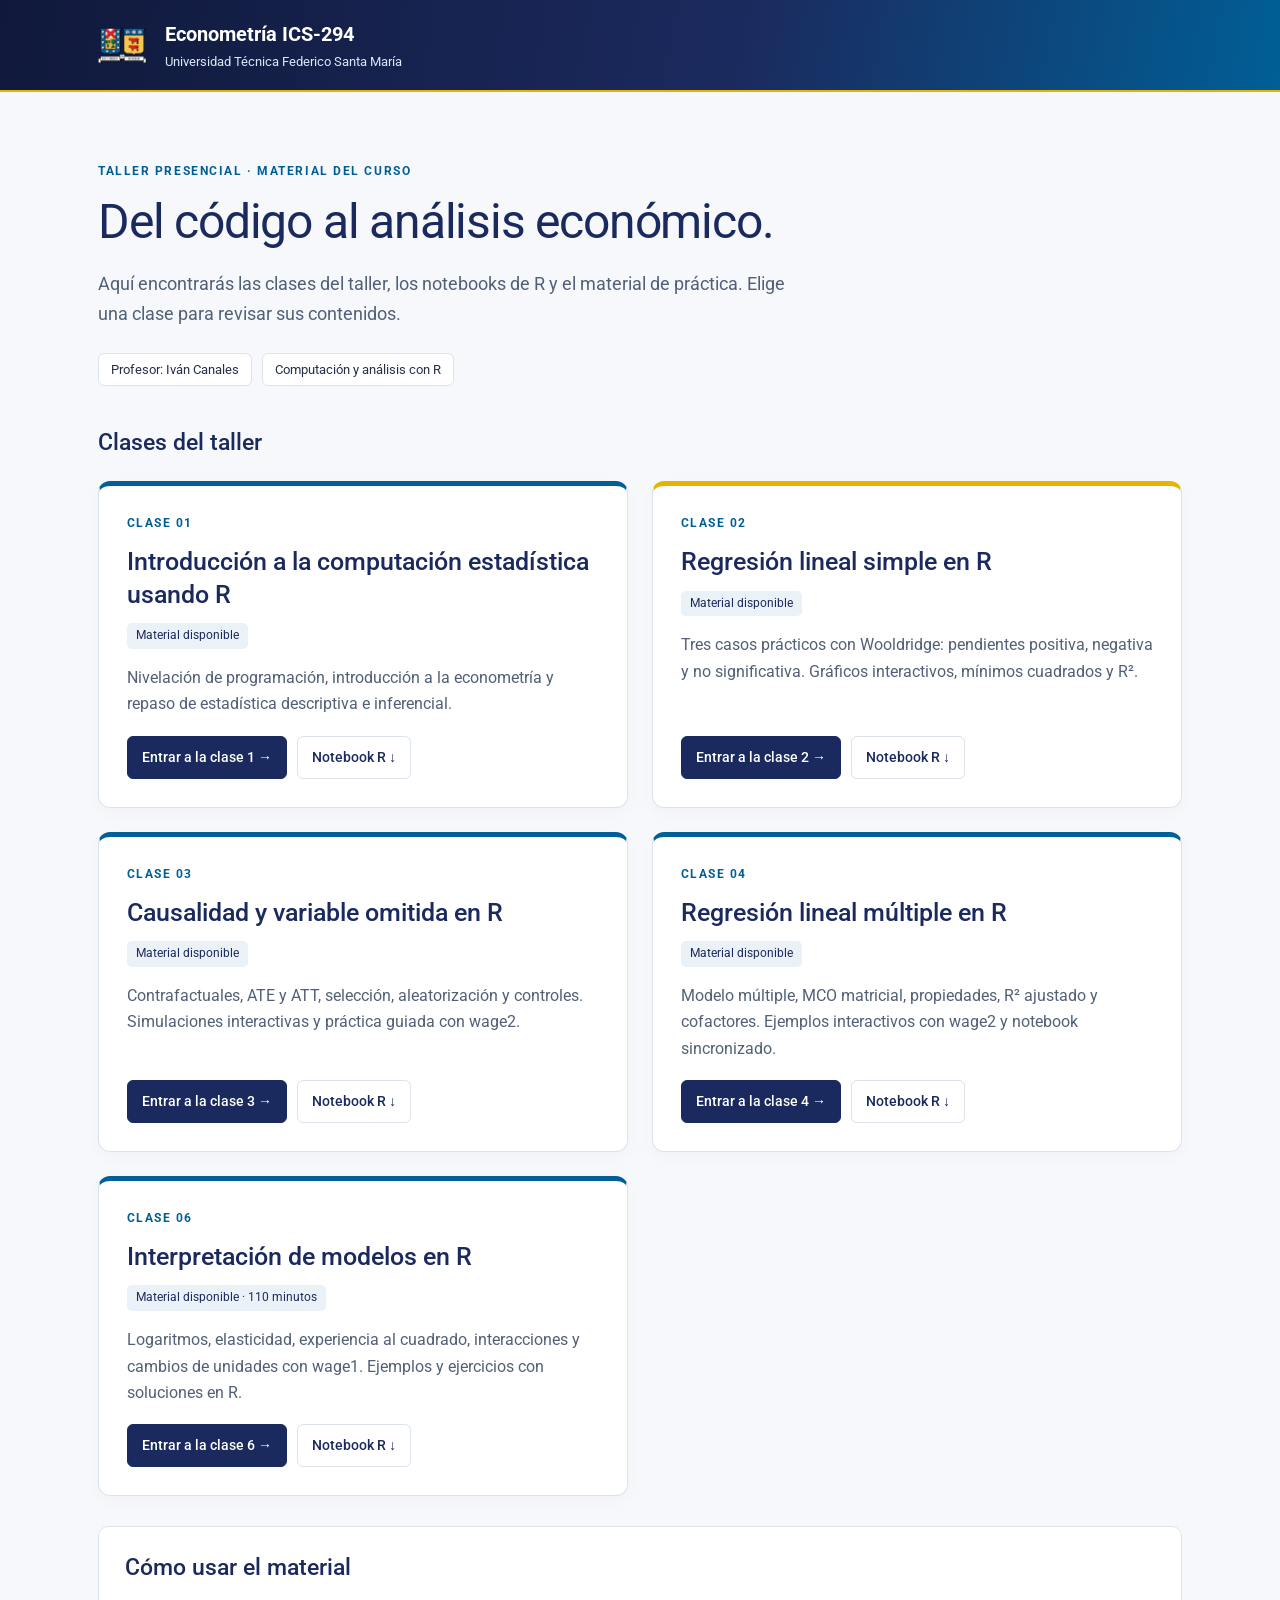
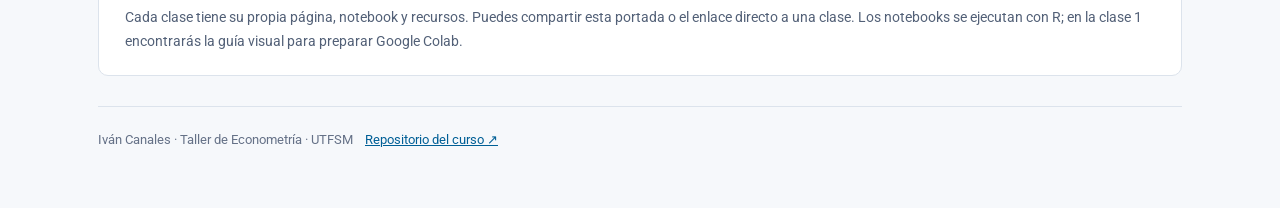
<file: index.html>
<!doctype html>
<html lang="es">
<head>
<meta charset="utf-8"><meta name="viewport" content="width=device-width, initial-scale=1">
<title>Taller de Econometría · ICS-294 · UTFSM</title>
<meta name="description" content="Material del taller de Econometría de la UTFSM: clases, notebooks de R, ejercicios y respuestas.">
<link rel="preconnect" href="https://fonts.googleapis.com"><link href="https://fonts.googleapis.com/css2?family=Roboto:wght@300;400;500;600;700&display=swap" rel="stylesheet">
<style>
:root{--navy:#1b2a5e;--blue:#005f96;--gold:#e5b300;--line:#dce3ec}*{box-sizing:border-box}body{margin:0;color:#253047;background:#f6f8fb;font:16px/1.65 Roboto,-apple-system,BlinkMacSystemFont,"Segoe UI",sans-serif}a{color:var(--blue)}a:focus-visible{outline:3px solid var(--gold);outline-offset:5px}header{background:linear-gradient(100deg,#10193b,#1b2a5e 58%,#005f96);border-bottom:2px solid var(--gold);color:white}.brand{max-width:1140px;margin:auto;padding:18px 28px;display:flex;gap:18px;align-items:center}.brand img{width:49px;height:49px;object-fit:contain}.brand span{font-weight:700;font-size:20px}.brand small{display:block;color:#dbe6f8;font-size:13px;font-weight:400}main{max-width:1140px;margin:auto;padding:58px 28px 36px}.eyebrow{color:var(--blue);text-transform:uppercase;letter-spacing:.13em;font-size:12px;font-weight:700}h1{font-size:clamp(32px,5vw,48px);line-height:1.15;color:var(--navy);font-weight:400;letter-spacing:-.025em;margin:12px 0 20px}.intro{max-width:720px;color:#526077;font-size:18px}.course-meta{display:flex;flex-wrap:wrap;gap:10px;margin:24px 0 38px}.course-meta span{border:1px solid var(--line);background:white;padding:5px 12px;border-radius:6px;font-size:13px}h2{color:var(--navy);font-size:23px;font-weight:500}.cards{display:grid;grid-template-columns:repeat(2,minmax(0,1fr));gap:24px}.card{background:white;border:1px solid var(--line);border-top:5px solid var(--blue);border-radius:12px;padding:28px;box-shadow:0 5px 16px #17264b06;display:flex;flex-direction:column}.card:nth-child(2){border-top-color:var(--gold)}.number{color:var(--blue);font-size:12px;letter-spacing:.12em;font-weight:700}.card h3{font-size:25px;line-height:1.3;color:var(--navy);font-weight:500;margin:12px 0}.card p{color:#526077;margin:0 0 18px}.status{align-self:flex-start;display:inline-block;background:#eaf1f7;color:var(--navy);font-size:12px;border-radius:5px;padding:3px 9px;margin:0 0 16px}.status.pending{background:#fff4d2}.actions{display:flex;gap:10px;flex-wrap:wrap;margin-top:auto}.button{display:inline-block;background:var(--navy);color:white;font-size:14px;font-weight:500;border:1px solid var(--navy);border-radius:6px;text-decoration:none;padding:9px 14px}.button.secondary{background:white;color:var(--navy);border-color:var(--line)}.resources{margin:30px 0;padding:22px 26px;background:white;border:1px solid var(--line);border-radius:10px}.resources h2{margin-top:0}.resources p{margin-bottom:0;font-size:14px;color:#526077}footer{border-top:1px solid var(--line);padding:22px 0;font-size:13px;color:#657187}footer a{margin-left:12px}@media(max-width:700px){main{padding:34px 20px}.cards{grid-template-columns:1fr}.card{padding:23px}.brand{padding:14px 20px}.brand span{font-size:17px}}
</style>
<script>
// Conserva enlaces de láminas compartidos antes de separar las clases.
const hash=location.hash;
if(hash==='#clase-4'){location.replace('clase-4-taller/'+location.search+'#inicio');}
else if(hash==='#clase-3'){location.replace('clase-3-taller/'+location.search+'#inicio');}
else if(hash==='#clase-2'){location.replace('clase-2-taller/'+location.search+'#inicio');}
else if(/^#(?:NIV(?:-|$)|P[123](?:-|$)|objetivos$|agenda$|cierre$|ejercitacion$|preparar-colab$|colab-paso-)/.test(hash)){location.replace('clase-1-taller/'+location.search+hash);}
</script>
</head>
<body>
<header><div class="brand"><img src="Logo_UTFSM.png" alt="Escudo de la Universidad Técnica Federico Santa María"><span>Econometría ICS-294<small>Universidad Técnica Federico Santa María</small></span></div></header>
<main id="inicio"><p class="eyebrow">Taller presencial · Material del curso</p><h1>Del código al análisis económico.</h1><p class="intro">Aquí encontrarás las clases del taller, los notebooks de R y el material de práctica. Elige una clase para revisar sus contenidos.</p><div class="course-meta"><span>Profesor: Iván Canales</span><span>Computación y análisis con R</span></div>
<section id="clases" aria-labelledby="titulo-clases"><h2 id="titulo-clases">Clases del taller</h2><div class="cards">
<article class="card"><span class="number">CLASE 01</span><h3>Introducción a la computación estadística usando R</h3><span class="status">Material disponible</span><p>Nivelación de programación, introducción a la econometría y repaso de estadística descriptiva e inferencial.</p><div class="actions"><a class="button" href="clase-1-taller/">Entrar a la clase 1 →</a><a class="button secondary" href="clase-1-taller/clase-taller-1.ipynb" download>Notebook R ↓</a></div></article>
<article class="card"><span class="number">CLASE 02</span><h3>Regresión lineal simple en R</h3><span class="status">Material disponible</span><p>Tres casos prácticos con Wooldridge: pendientes positiva, negativa y no significativa. Gráficos interactivos, mínimos cuadrados y R².</p><div class="actions"><a class="button" href="clase-2-taller/">Entrar a la clase 2 →</a><a class="button secondary" href="clase-2-taller/clase-taller-2.ipynb" download>Notebook R ↓</a></div></article>
<article class="card"><span class="number">CLASE 03</span><h3>Causalidad y variable omitida en R</h3><span class="status">Material disponible</span><p>Contrafactuales, ATE y ATT, selección, aleatorización y controles. Simulaciones interactivas y práctica guiada con wage2.</p><div class="actions"><a class="button" href="clase-3-taller/">Entrar a la clase 3 →</a><a class="button secondary" href="clase-3-taller/clase-taller-3.ipynb" download>Notebook R ↓</a></div></article>
<article class="card"><span class="number">CLASE 04</span><h3>Regresión lineal múltiple en R</h3><span class="status">Material disponible</span><p>Modelo múltiple, MCO matricial, propiedades, R² ajustado y cofactores. Ejemplos interactivos con wage2 y notebook sincronizado.</p><div class="actions"><a class="button" href="clase-4-taller/">Entrar a la clase 4 →</a><a class="button secondary" href="clase-4-taller/clase-taller-4.ipynb" download>Notebook R ↓</a></div></article>
<article class="card"><span class="number">CLASE 06</span><h3>Interpretación de modelos en R</h3><span class="status">Material disponible · 110 minutos</span><p>Logaritmos, elasticidad, experiencia al cuadrado, interacciones y cambios de unidades con wage1. Ejemplos y ejercicios con soluciones en R.</p><div class="actions"><a class="button" href="clase-6-taller/">Entrar a la clase 6 →</a><a class="button secondary" href="clase-6-taller/clase-taller-6.ipynb" download>Notebook R ↓</a></div></article>
</div></section>
<section class="resources"><h2>Cómo usar el material</h2><p>Cada clase tiene su propia página, notebook y recursos. Puedes compartir esta portada o el enlace directo a una clase. Los notebooks se ejecutan con R; en la clase 1 encontrarás la guía visual para preparar Google Colab.</p></section>
<footer>Iván Canales · Taller de Econometría · UTFSM<a href="https://github.com/IvanRenatoC/UTFSM-econometria">Repositorio del curso ↗</a></footer>
</main></body></html>
</file>
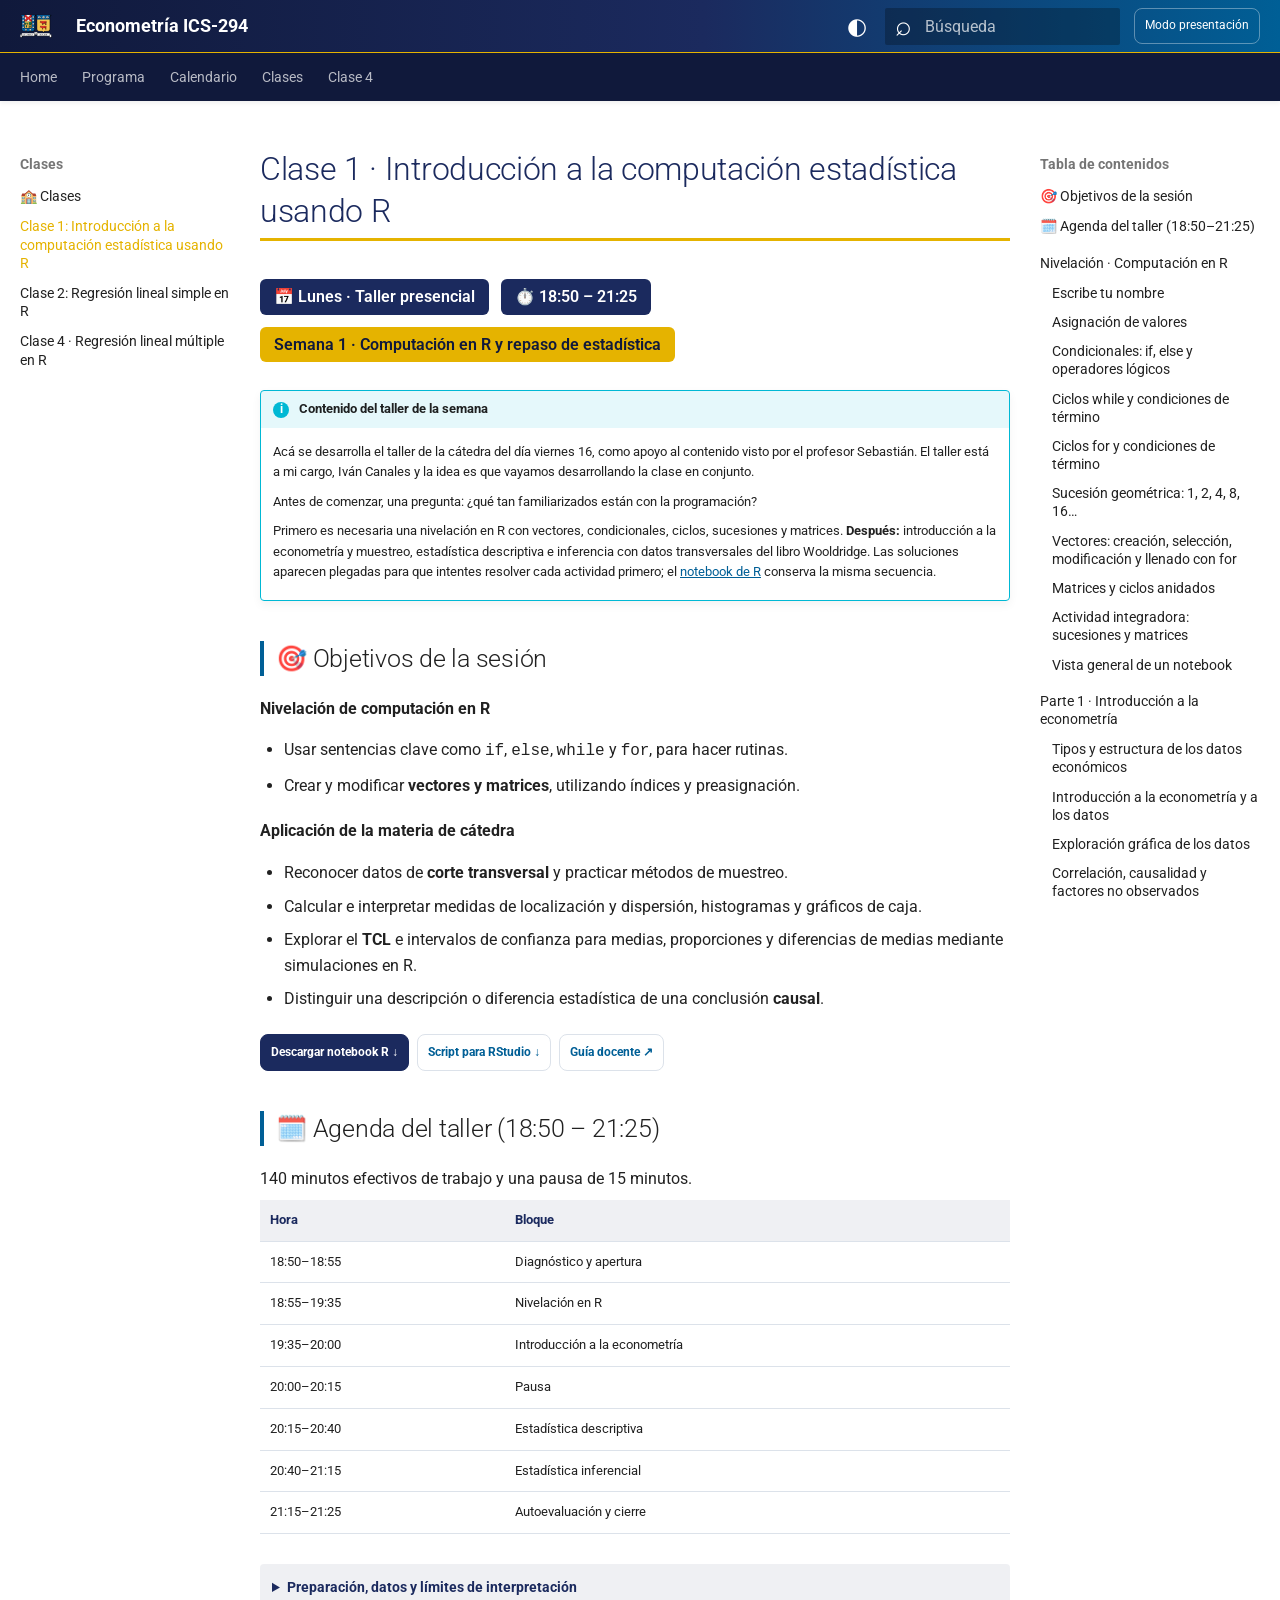
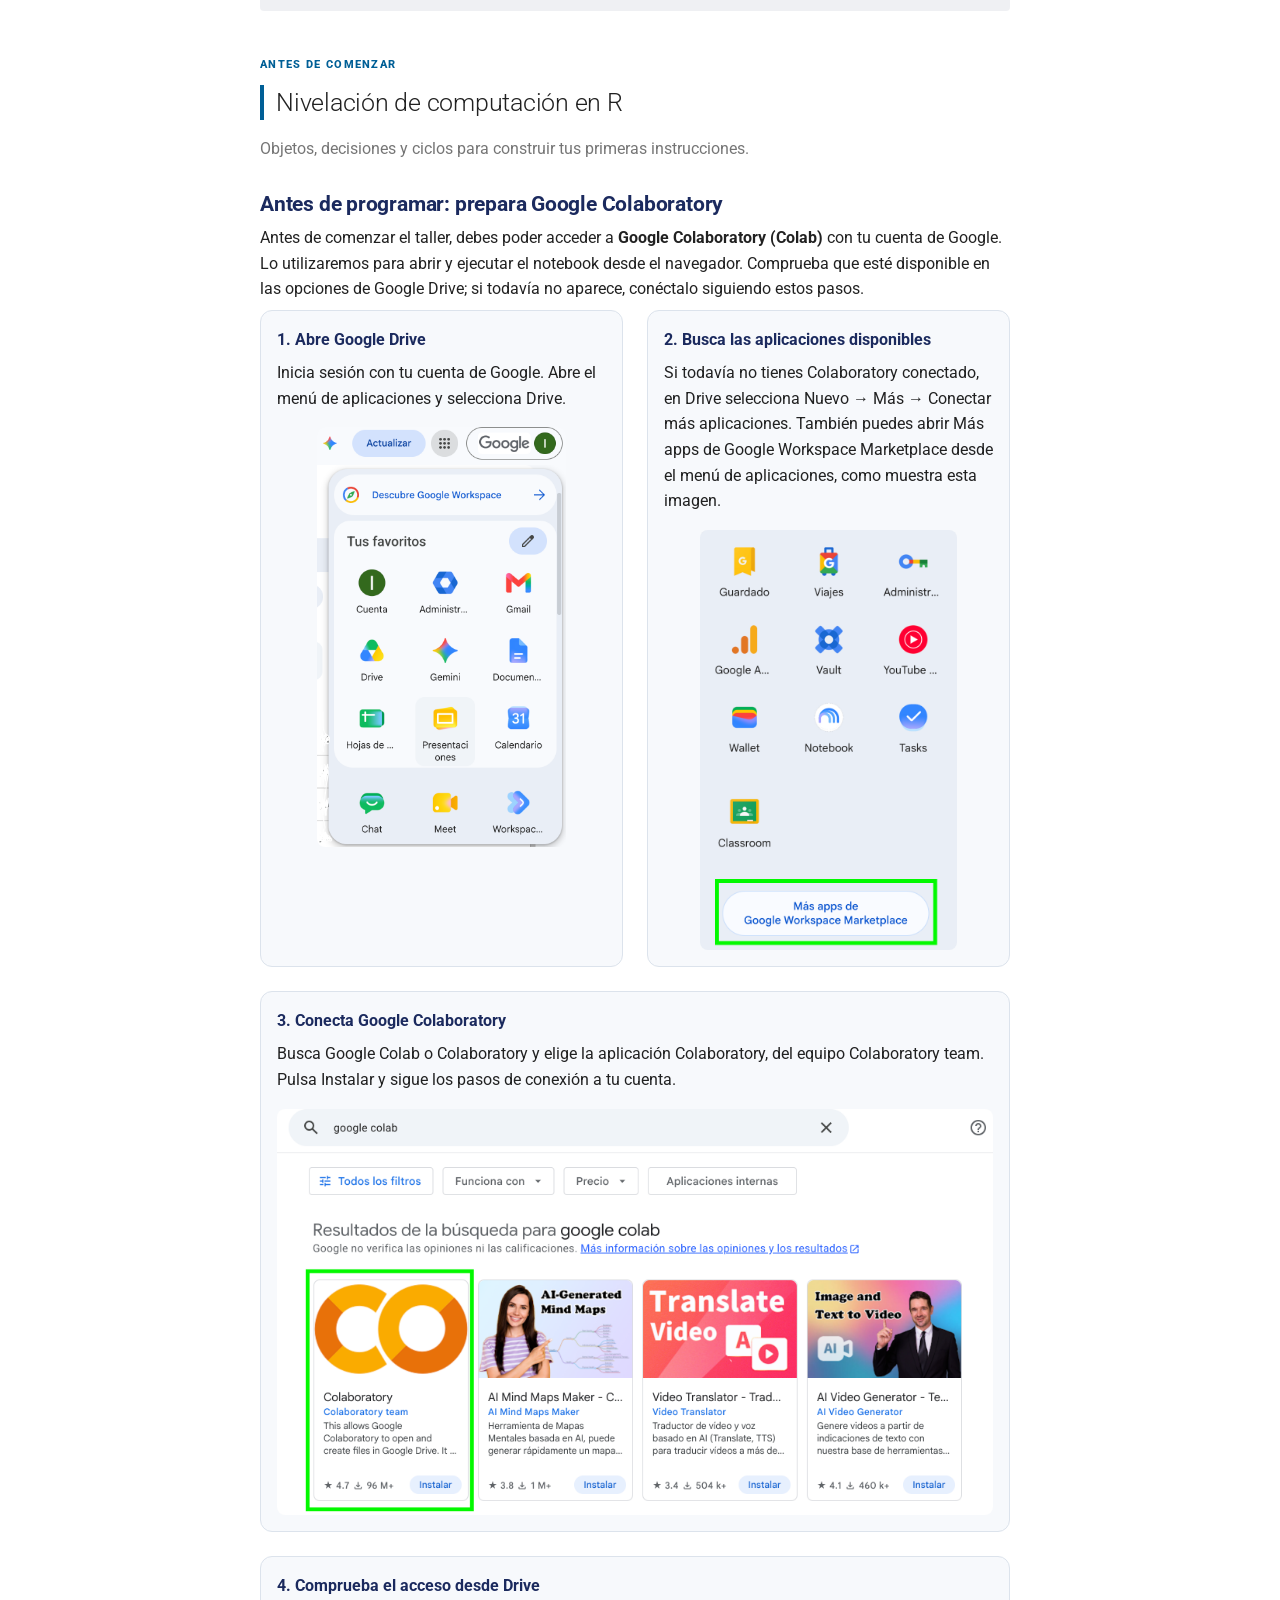
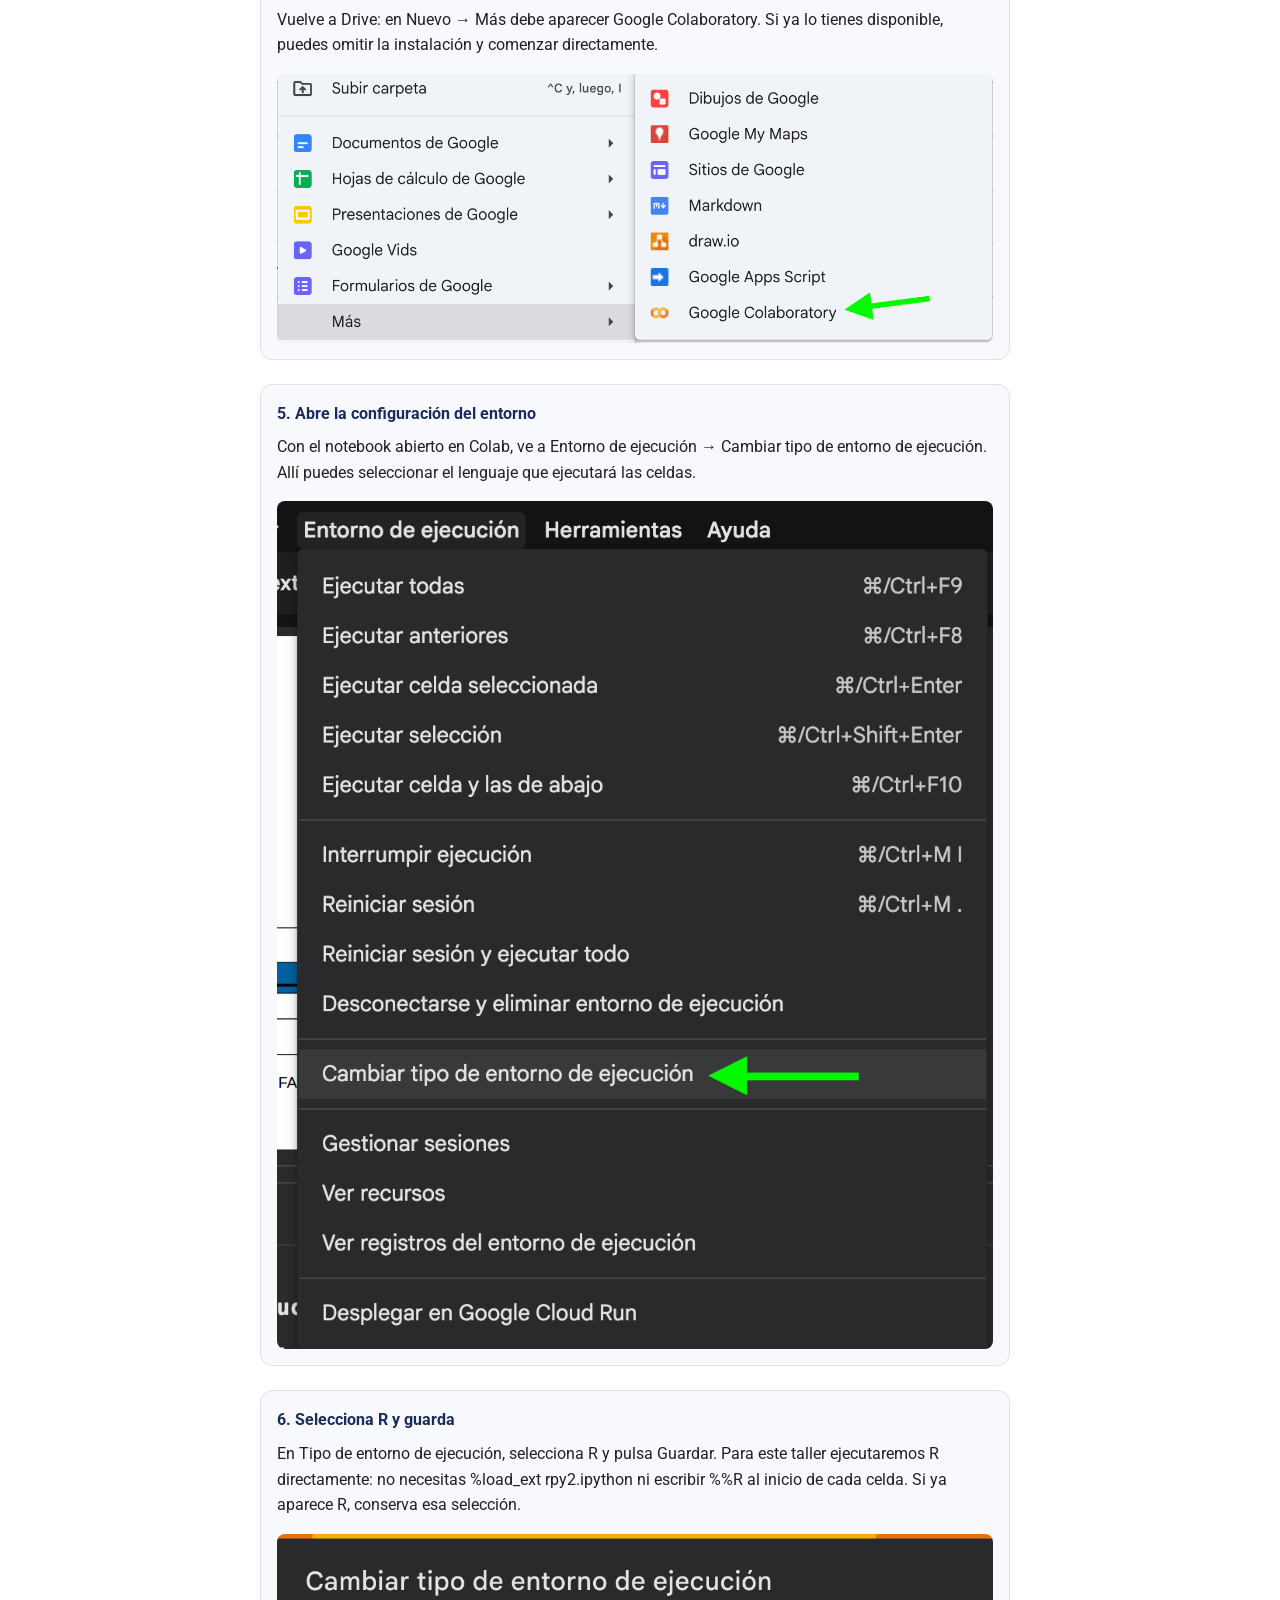
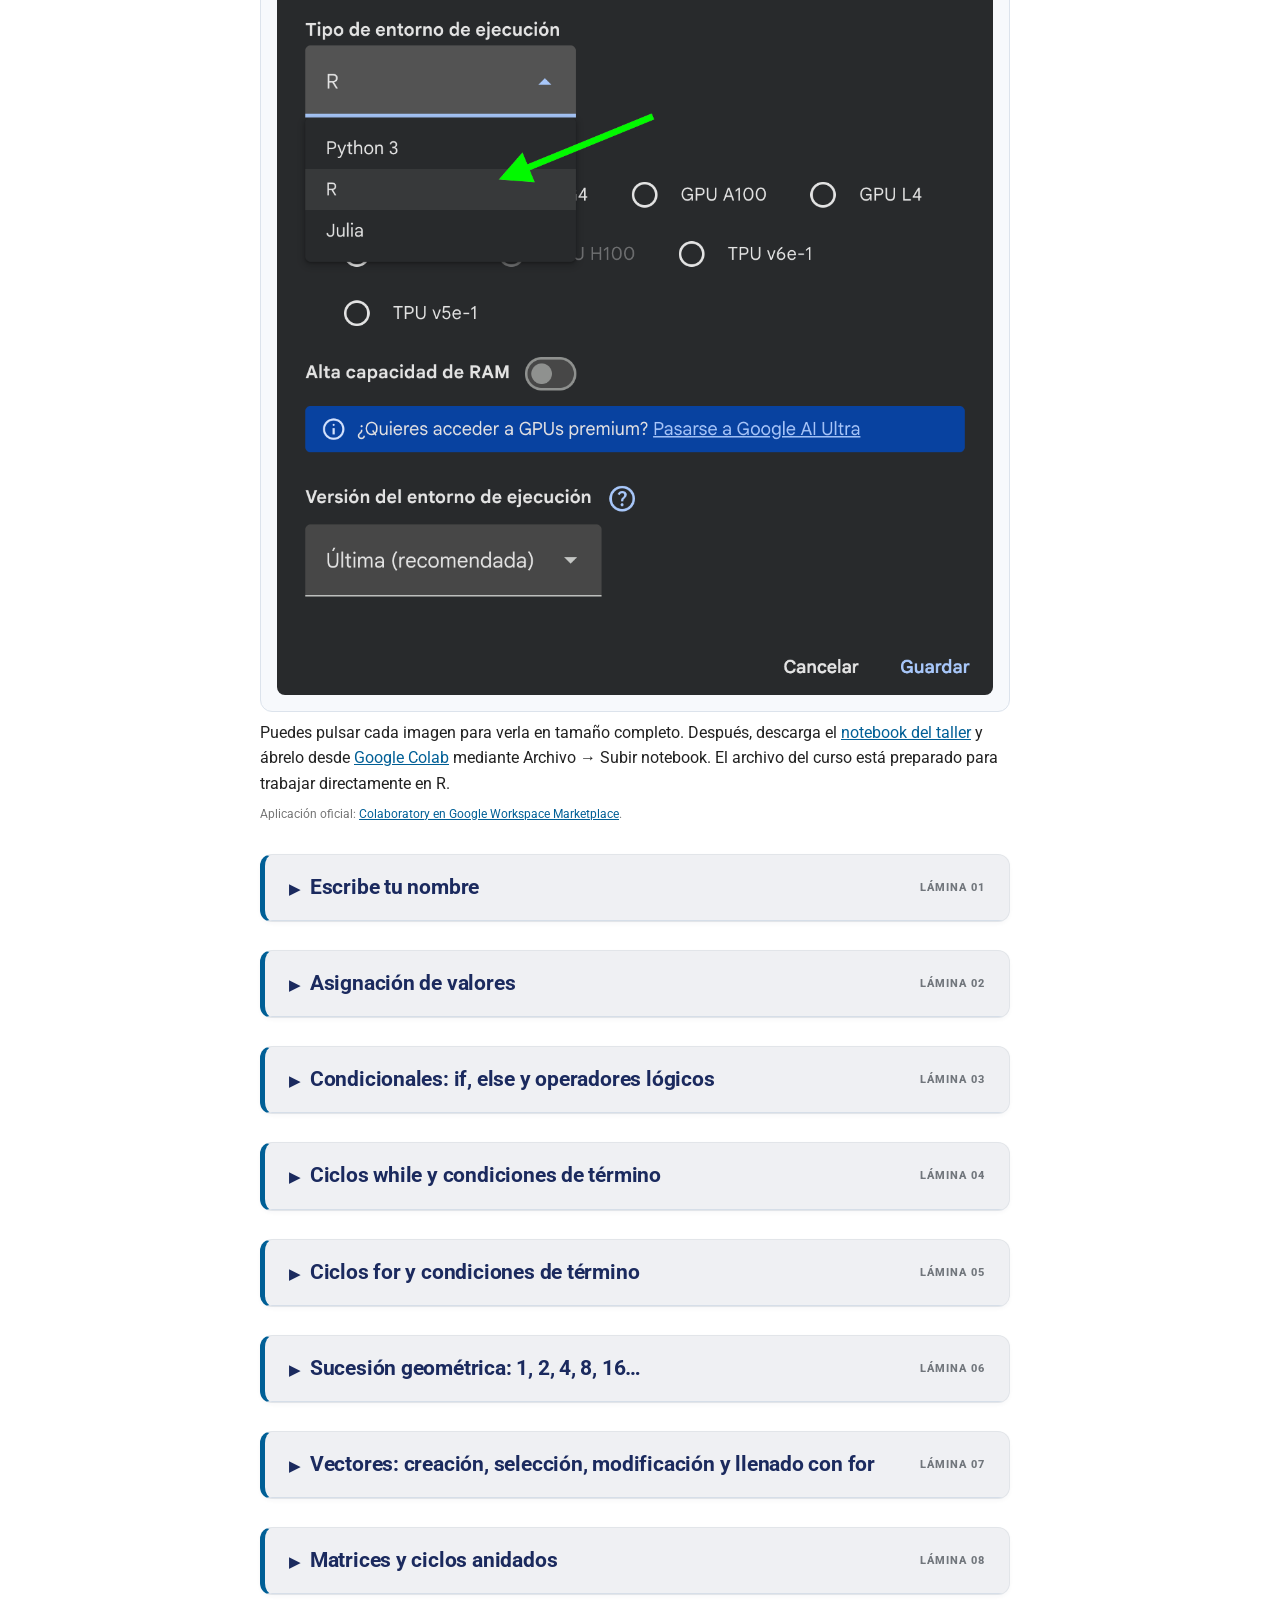
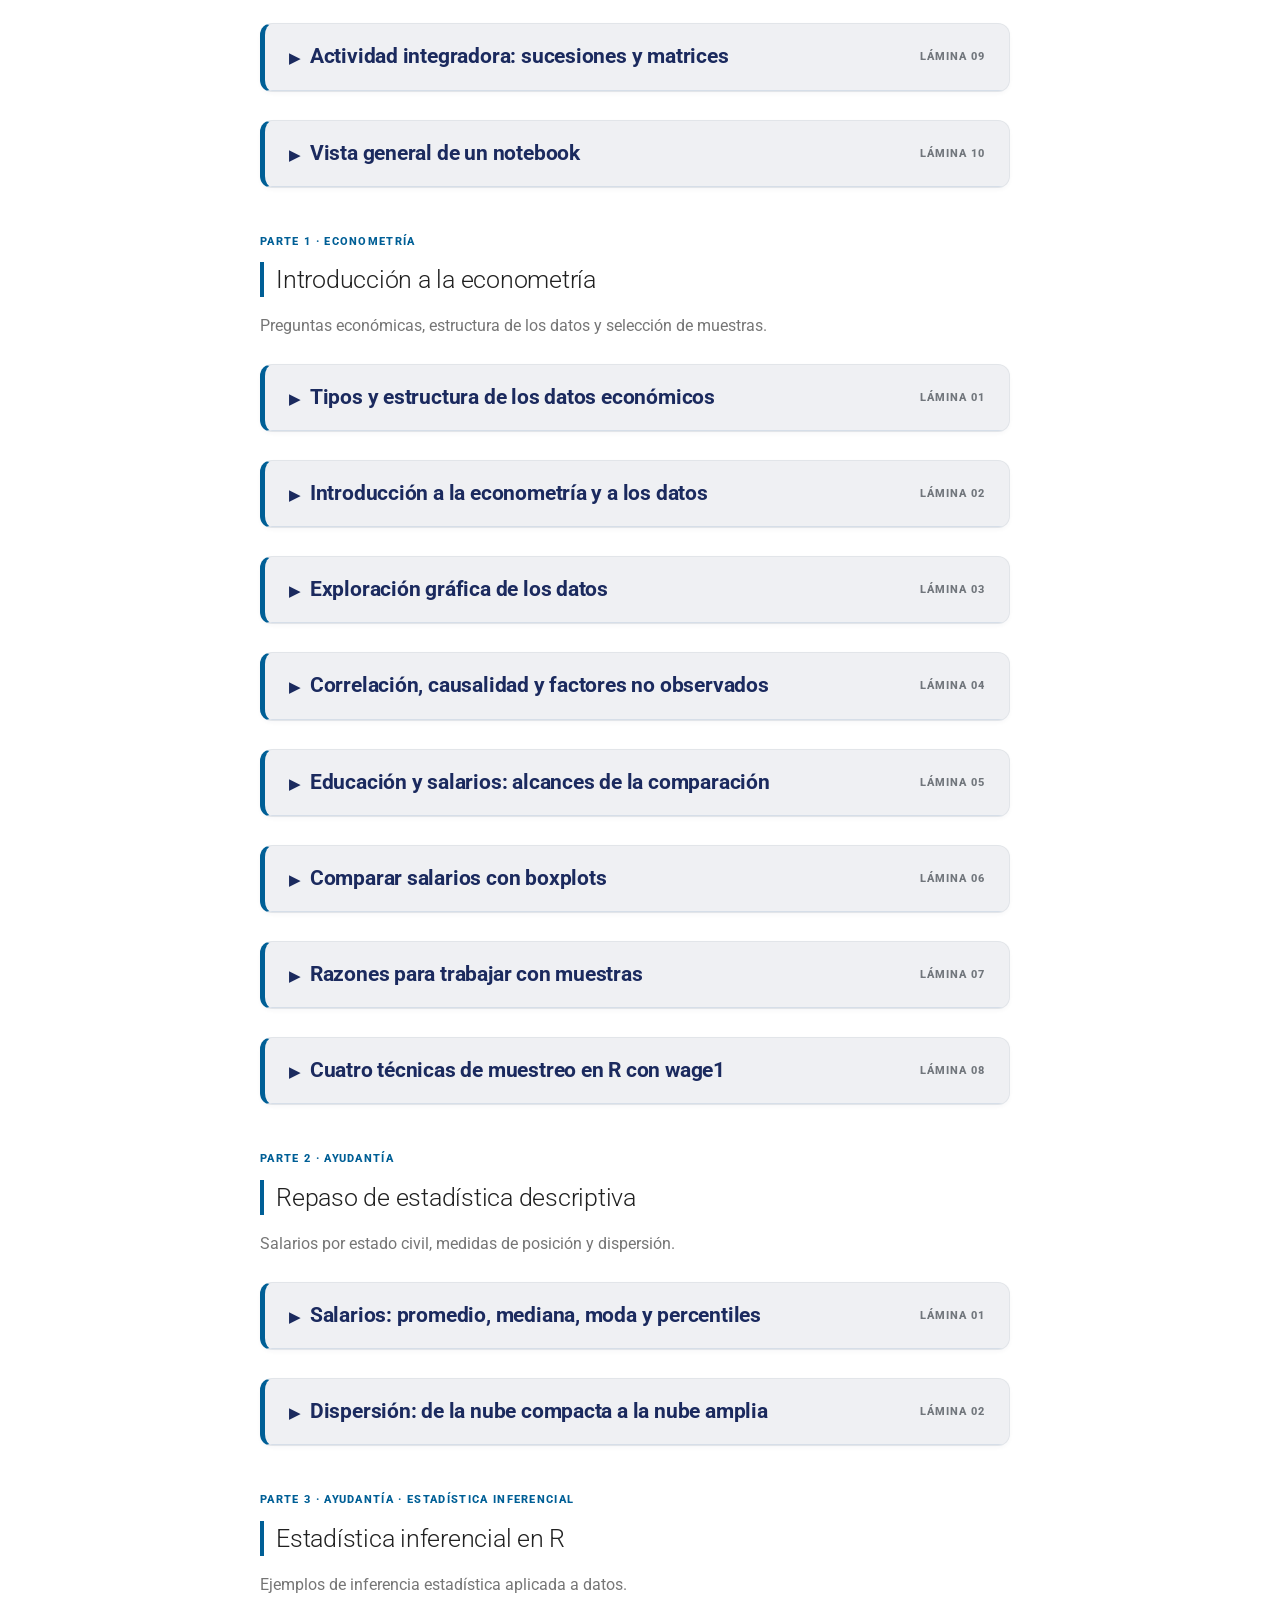
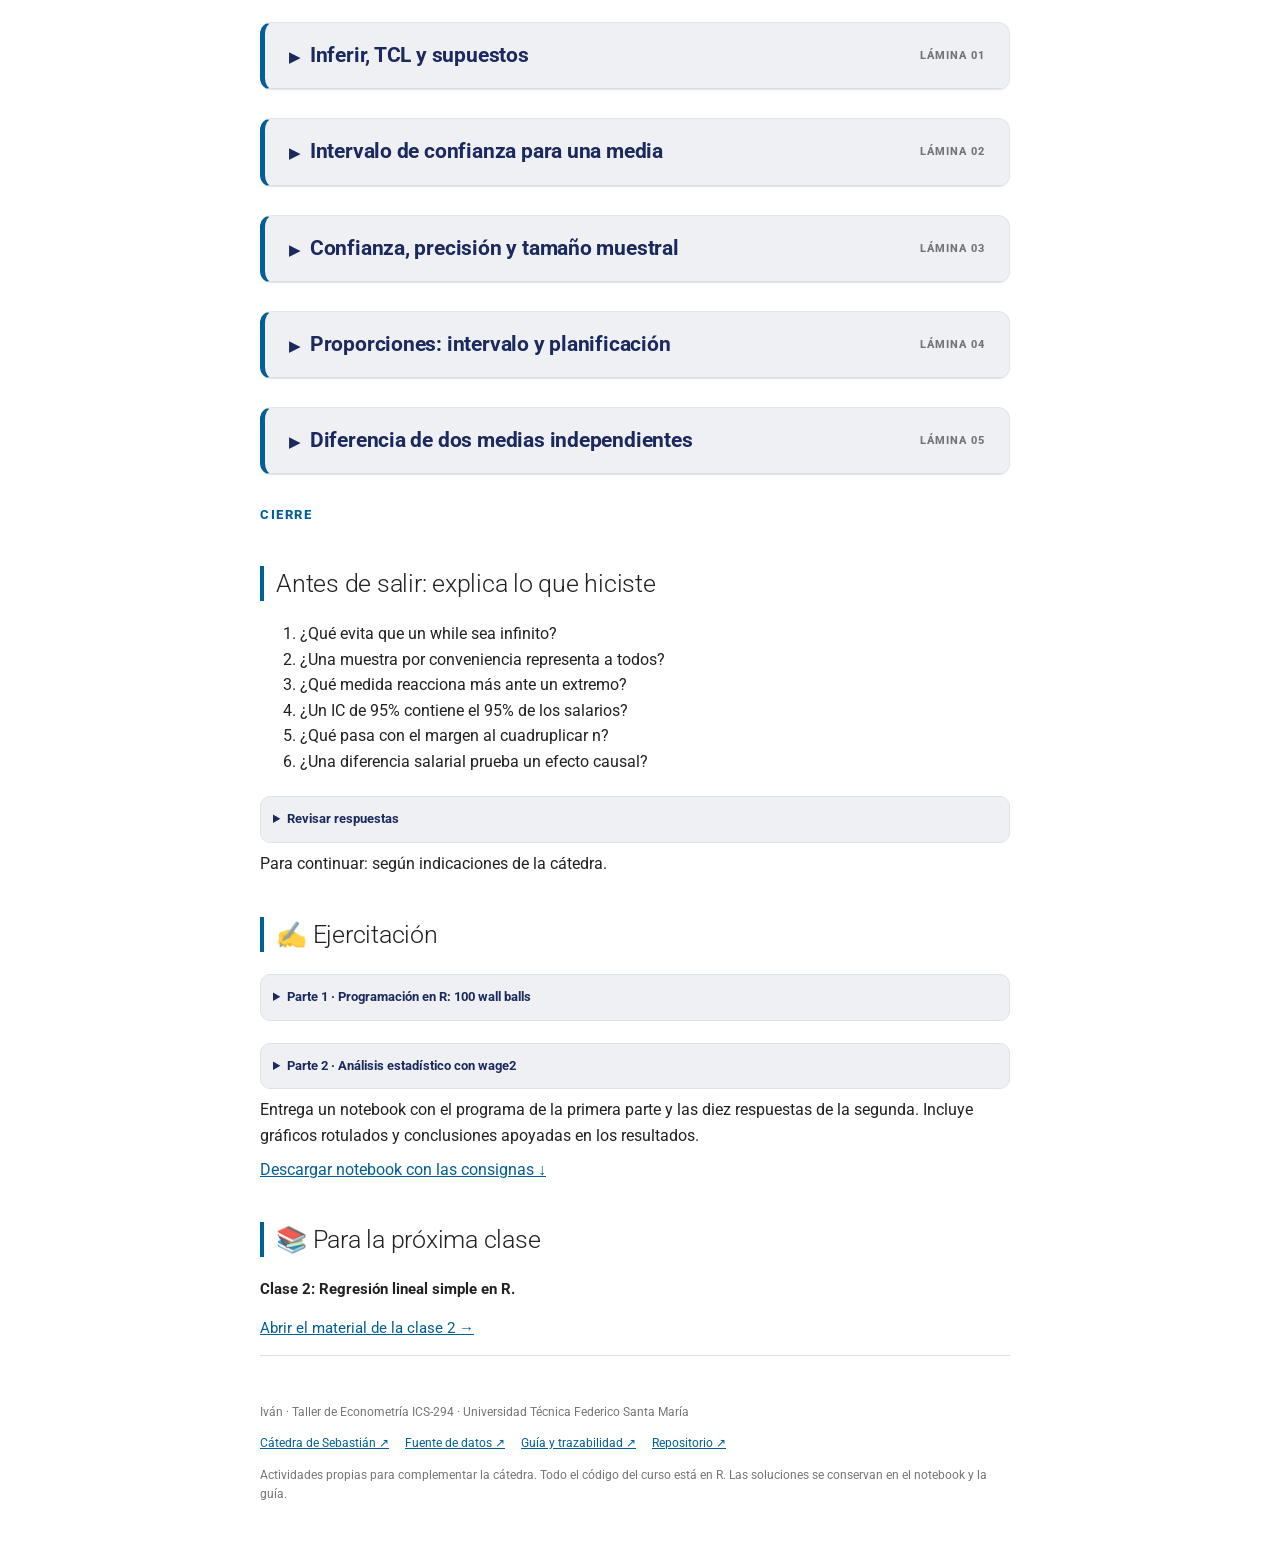
<file: clase-1-taller/index.html>
<!doctype html><html lang="es"><head><meta charset="utf-8"><meta name="viewport" content="width=device-width, initial-scale=1"><meta name="description" content="Taller presencial de econometría en R: nivelación, datos, estadística descriptiva e intervalos de confianza."><title>Clase 1 · Computación estadística en R · Econometría ICS-294</title><style>
:root{--ink:#202f62;--accent:#006c9f;--paper:#fff;--muted:#647084;--line:#dce2ea;--wash:#eaf0f6;--bg:#f8fafc}*{box-sizing:border-box}html{scroll-behavior:smooth;scroll-padding-top:110px}body{margin:0;background:var(--bg);color:#242a32;font-family:-apple-system,BlinkMacSystemFont,"Segoe UI",sans-serif;font-size:18px;line-height:1.7}a{color:var(--accent)}button,summary{cursor:pointer}button,a,summary{touch-action:manipulation}button:focus-visible,a:focus-visible,summary:focus-visible{outline:3px solid #d79019;outline-offset:4px}.skip{position:absolute;left:10px;top:-100px}.skip:focus{top:5px;background:white;z-index:20}.topbar{position:sticky;top:0;z-index:5;background:#fff;border-bottom:1px solid var(--line);padding:16px max(24px,calc((100vw - 1180px)/2));display:flex;align-items:center;justify-content:space-between;gap:20px}.brand{font-size:15px;letter-spacing:.03em;color:var(--ink);font-weight:750;text-decoration:none}.topbar button{border:1px solid var(--line);border-radius:8px;background:white;padding:10px 14px;color:var(--ink);font:inherit;font-size:14px}.hero,.content{max-width:1180px;margin:auto;padding:52px 28px}.hero{padding-bottom:26px}.eyebrow{color:var(--accent);font-size:13px;font-weight:800;letter-spacing:.12em;text-transform:uppercase;margin:0 0 12px}h1,h2,h3{color:var(--ink);line-height:1.2}h1{font-size:clamp(36px,5vw,60px);letter-spacing:-.045em;max-width:850px;margin:0 0 22px}h2{font-size:34px;letter-spacing:-.025em}h3{font-size:clamp(23px,2.6vw,32px);margin:0;letter-spacing:-.02em}h4{font-size:16px;color:var(--ink);margin:24px 0 8px}.lead{font-size:21px;max-width:830px;color:#536074}.chips,.downloads,.toc{display:flex;flex-wrap:wrap;gap:10px}.chips span{font-size:13px;border:1px solid var(--line);padding:5px 12px;border-radius:30px;background:#fff;color:var(--ink)}.downloads{margin:24px 0}.downloads a{border-radius:8px;padding:10px 16px;font-size:14px;font-weight:700;border:1px solid var(--line);background:white;text-decoration:none}.downloads a:first-child{background:var(--ink);color:white;border-color:var(--ink)}.toc{padding:18px 0;border-top:1px solid var(--line);border-bottom:1px solid var(--line);margin-top:32px}.toc a{text-decoration:none;font-weight:650;font-size:14px;margin-right:14px}.content{padding-top:0}.brief{background:#fff;border:1px solid var(--line);border-radius:14px;padding:22px 28px;margin:24px 0}.brief h2{font-size:23px}.brief p{margin:8px 0}.brief summary{font-weight:700;color:var(--ink)}.schedule{width:100%;border-collapse:collapse;font-size:15px}.schedule td,.schedule th{text-align:left;border-bottom:1px solid var(--line);padding:10px}.schedule th{color:var(--ink)}.chapter-intro{margin:64px 0 30px}.chapter-intro h2{margin:10px 0 16px}.chapter-intro p:last-child{color:var(--muted)}.slide{background:var(--paper);border:1px solid #e2e5e9;border-left:7px solid var(--accent);border-radius:18px;overflow:hidden;margin:0 0 36px;box-shadow:0 2px 4px #17264b08;scroll-margin-top:100px}.slide-head{background:var(--wash);border-bottom:1px solid #d6dee8;display:flex;align-items:flex-start;justify-content:space-between;gap:25px;padding:27px 34px}.number{color:#71767c;letter-spacing:.09em;font-size:13px;font-weight:800;white-space:nowrap;padding-top:7px}.slide-body{padding:28px 34px 24px}.meta{display:flex;flex-wrap:wrap;gap:8px;font-size:12px;color:var(--muted)}.meta span+span:before{content:"·";margin-right:8px}.question{font-size:24px;color:var(--ink);font-weight:650;line-height:1.4;margin:26px 0}.prompt{padding:14px 18px;background:#f4f8fb;border-radius:8px;border:1px solid #e3ecf2}.prompt strong{color:var(--accent);font-size:13px;text-transform:uppercase;letter-spacing:.05em}.prompt p{margin:4px 0}.data-note,.execution-note{color:var(--muted);font-size:13px}.solution,.check{margin-top:22px;border:1px solid var(--line);border-radius:10px;overflow:hidden}.solution summary,.check summary{padding:13px 18px;background:#f7f9fc;font-weight:700;color:var(--ink);font-size:15px}.solution summary span{float:right}.solution-body{padding:18px}.code-head{display:flex;justify-content:space-between;align-items:center;color:var(--muted);font-size:12px}.copy{background:white;border:1px solid var(--line);border-radius:5px;padding:6px 10px;color:var(--ink)}pre{overflow:auto;padding:20px;background:#15243a;color:#e4effa;border-radius:8px;line-height:1.65;font-size:14px;tab-size:2}code{font-family:ui-monospace,SFMono-Regular,Consolas,monospace}.notice{border-left:3px solid #ce983d;background:#fff9ec;padding:12px 18px}.notice p{margin:4px 0}.check p{padding:0 18px}.anchor{display:inline-block;margin-top:20px;font-size:12px;text-decoration:none;color:var(--muted)}.footer{border-top:1px solid var(--line);padding:35px 0;font-size:14px;color:var(--muted)}.footer a{margin-right:16px}.present-controls{display:none}.presenting .hero,.presenting .brief,.presenting .chapter-intro,.presenting .footer,.presenting .closure{display:none}.presenting .slide{display:none}.presenting .slide.active{display:block;min-height:65vh;margin-top:30px}.presenting .chapter{margin:0}.presenting .content{padding-bottom:90px}.presenting .present-controls{display:flex;position:fixed;bottom:0;left:0;right:0;background:white;padding:14px 24px;border-top:1px solid var(--line);justify-content:center;align-items:center;gap:18px;z-index:10}.present-controls button{font:inherit;font-size:14px;border:1px solid var(--line);border-radius:7px;background:#fff;padding:10px 16px}.counter{font-size:14px;color:var(--ink)}@media(max-width:700px){body{font-size:16px}.hero,.content{padding-left:16px;padding-right:16px}.slide-head{padding:20px;gap:14px;flex-direction:column}.slide-body{padding:20px}.question{font-size:21px}.brief{padding:18px}.number{padding-top:0}pre{font-size:12px}.topbar{padding:12px 16px}.schedule{font-size:13px}.lead{font-size:18px}}@media print{.topbar,.toc,.downloads,.copy,.present-controls,.anchor{display:none!important}.slide{break-inside:avoid;box-shadow:none}.hero,.content{max-width:none;padding:10px}.solution-body{display:block}body{background:white;font-size:12px}.slide-head h3{font-size:20px}}
</style><link rel="preconnect" href="https://fonts.googleapis.com"><link rel="preconnect" href="https://fonts.gstatic.com" crossorigin><link href="https://fonts.googleapis.com/css2?family=Roboto:wght@300;400;500;600;700&display=swap" rel="stylesheet"><link rel="stylesheet" href="../identidad-utfsm.css?v=aa6c36bfe8b1"></head><body><a class="skip" href="#contenido">Saltar al contenido</a><header class="topbar"><div class="header-inner"><a class="brand" href="#inicio"><img src="../Logo_UTFSM.png" width="36" height="36" alt="Escudo de la Universidad Técnica Federico Santa María"><span>Econometría ICS-294</span></a><div class="header-actions"><button id="theme-toggle" class="theme-toggle" type="button" aria-label="Cambiar a modo oscuro" aria-pressed="false">◐</button><div class="search-wrap"><label class="search-label" for="class-search"><span aria-hidden="true">⌕</span><input id="class-search" type="search" placeholder="Búsqueda" aria-label="Buscar en las láminas" aria-controls="search-results" autocomplete="off"></label><div id="search-results" role="region" aria-label="Resultados de búsqueda" hidden></div></div><button id="present" type="button" aria-pressed="false">Modo presentación</button></div></div><nav class="header-tabs" aria-label="Navegación principal"><div><a href="../">Home</a><a href="https://hizocar.github.io/econometria-usm/programa/">Programa</a><a href="#agenda">Calendario</a><a href="../#clases">Clases</a></div></nav></header><div class="page-layout"><aside class="class-sidebar" aria-label="Temario de talleres"><nav><p class="sidebar-title">Clases</p><a class="classes-home" href="../">🏫 Clases</a><a class="current" href="#inicio" aria-current="page">Clase 1: Introducción a la computación estadística usando R</a><a href="../clase-2-taller/">Clase 2: Regresión lineal simple en R</a></nav></aside><main id="contenido"><div class="hero" id="inicio"><h1>Clase 1 · Introducción a la computación estadística usando R</h1><div class="session-meta"><span>📅 Lunes · Taller presencial</span><span>⏱️ 18:50 – 21:25</span><span class="tag-gold">Semana 1 · Computación en R y repaso de estadística</span></div><section class="official-info" aria-labelledby="contenido-semana"><h2 id="contenido-semana"><span class="info-icon" aria-hidden="true">i</span> Contenido del taller de la semana</h2><div><p>Acá se desarrolla el taller de la cátedra del día viernes 16, como apoyo al contenido visto por el profesor Sebastián. El taller está a mi cargo, Iván Canales y la idea es que vayamos desarrollando la clase en conjunto.</p><p>Antes de comenzar, una pregunta: ¿qué tan familiarizados están con la programación?</p><p>Primero es necesaria una nivelación en R con vectores, condicionales, ciclos, sucesiones y matrices. <strong>Después:</strong> introducción a la econometría y muestreo, estadística descriptiva e inferencia con datos transversales del libro Wooldridge. Las soluciones aparecen plegadas para que intentes resolver cada actividad primero; el <a href="clase-taller-1.ipynb" download>notebook de R</a> conserva la misma secuencia.</p></div></section><section id="objetivos" class="objectives"><h2>🎯 Objetivos de la sesión</h2><p><strong>Nivelación de computación en R</strong></p><ul><li>Usar sentencias clave como <code>if</code>, <code>else</code>, <code>while</code> y <code>for</code>, para hacer rutinas.</li><li>Crear y modificar <strong>vectores y matrices</strong>, utilizando índices y preasignación.</li></ul><p><strong>Aplicación de la materia de cátedra</strong></p><ul><li>Reconocer datos de <strong>corte transversal</strong> y practicar métodos de muestreo.</li><li>Calcular e interpretar medidas de localización y dispersión, histogramas y gráficos de caja.</li><li>Explorar el <strong>TCL</strong> e intervalos de confianza para medias, proporciones y diferencias de medias mediante simulaciones en R.</li><li>Distinguir una descripción o diferencia estadística de una conclusión <strong>causal</strong>.</li></ul></section><div class="downloads"><a href="clase-taller-1.ipynb" download>Descargar notebook R ↓</a><a href="clase-taller-1.R" download>Script para RStudio ↓</a><a href="guia-docente-taller-1.md">Guía docente ↗</a></div></div><div class="content"><section class="brief agenda" id="agenda"><h2>🗓️ Agenda del taller (18:50 – 21:25)</h2><p>140 minutos efectivos de trabajo y una pausa de 15 minutos.</p><table class="schedule"><thead><tr><th>Hora</th><th>Bloque</th></tr></thead><tbody><tr><td>18:50–18:55</td><td>Diagnóstico y apertura</td></tr><tr><td>18:55–19:35</td><td>Nivelación en R</td></tr><tr><td>19:35–20:00</td><td>Introducción a la econometría</td></tr><tr><td>20:00–20:15</td><td>Pausa</td></tr><tr><td>20:15–20:40</td><td>Estadística descriptiva</td></tr><tr><td>20:40–21:15</td><td>Estadística inferencial</td></tr><tr><td>21:15–21:25</td><td>Autoevaluación y cierre</td></tr></tbody></table></section><details class="brief"><summary>Preparación, datos y límites de interpretación</summary><p>Descarga el proyecto completo desde el repositorio para conservar <code>datos/wage1.csv</code> junto al notebook. Usa RStudio con el script o Jupyter con kernel R (IRkernel). Las instrucciones de instalación y el diccionario están en la <a href="guia-actividades-taller-1.md">guía completa</a>.</p><p>La base wage1 contiene 526 registros de la CPS estadounidense de 1976. Los salarios se expresan en USD por hora de ese período. No son sueldos chilenos actuales. Los ejemplos son actividades propias con datos asociados a Wooldridge; no ejercicios transcritos del libro.</p><p>Para practicar inferencia tratamos la distribución empírica completa como una población didáctica conocida. Los submuestreos no reproducen el diseño original de la encuesta. Las comparaciones no identifican efectos causales.</p><p><strong>Validación pendiente:</strong> no se ha ejecutado R en el entorno de elaboración. Ejecuta el notebook con kernel R antes de usarlo en clase. Esta página muestra código, no lo ejecuta.</p></details><section class="chapter" id="NIV" aria-labelledby="heading-NIV"><div class="chapter-intro"><p class="eyebrow">Antes de comenzar</p><h2 id="heading-NIV">Nivelación de computación en R</h2><p>Objetos, decisiones y ciclos para construir tus primeras instrucciones.</p></div><section class="brief colab-preparation" id="preparar-colab" aria-labelledby="titulo-preparar-colab">
<style>.colab-preparation .colab-steps{display:grid;grid-template-columns:repeat(2,minmax(0,1fr));gap:1.5rem}.colab-preparation .colab-step{margin:0;padding:1rem;border:1px solid #dce3ec;border-radius:12px;background:#f7f9fc}.colab-preparation .colab-wide{grid-column:1/-1}.colab-preparation h4{margin-top:0;color:#1b2a5e}.colab-preparation img{display:block;width:auto;max-width:100%;height:auto;max-height:420px;margin:1rem auto 0;border-radius:8px}.colab-preparation .colab-wide img{width:100%;max-height:none}.colab-preparation a:focus-visible{outline:3px solid #e5b300;outline-offset:4px}@media(max-width:640px){.colab-preparation .colab-steps{grid-template-columns:1fr}}</style>
<h3 id="titulo-preparar-colab">Antes de programar: prepara Google Colaboratory</h3>
<p>Antes de comenzar el taller, debes poder acceder a <strong>Google Colaboratory (Colab)</strong> con tu cuenta de Google. Lo utilizaremos para abrir y ejecutar el notebook desde el navegador. Comprueba que esté disponible en las opciones de Google Drive; si todavía no aparece, conéctalo siguiendo estos pasos.</p>
<div class="colab-steps"><figure class="colab-step" id="colab-paso-1"><figcaption><h4>1. Abre Google Drive</h4><p>Inicia sesión con tu cuenta de Google. Abre el menú de aplicaciones y selecciona Drive.</p></figcaption><a href="colab-1.png" target="_blank" rel="noopener" aria-label="Ampliar imagen del paso 1"><img src="colab-1.png" alt="Menú de aplicaciones de Google con el acceso a Drive." width="734" height="1238" loading="lazy"></a></figure><figure class="colab-step" id="colab-paso-2"><figcaption><h4>2. Busca las aplicaciones disponibles</h4><p>Si todavía no tienes Colaboratory conectado, en Drive selecciona Nuevo → Más → Conectar más aplicaciones. También puedes abrir Más apps de Google Workspace Marketplace desde el menú de aplicaciones, como muestra esta imagen.</p></figcaption><a href="colab-2.png" target="_blank" rel="noopener" aria-label="Ampliar imagen del paso 2"><img src="colab-2.png" alt="Menú de Google con Más apps de Google Workspace Marketplace resaltado." width="658" height="1078" loading="lazy"></a></figure><figure class="colab-step colab-wide" id="colab-paso-3"><figcaption><h4>3. Conecta Google Colaboratory</h4><p>Busca Google Colab o Colaboratory y elige la aplicación Colaboratory, del equipo Colaboratory team. Pulsa Instalar y sigue los pasos de conexión a tu cuenta.</p></figcaption><a href="colab-3.png" target="_blank" rel="noopener" aria-label="Ampliar imagen del paso 3"><img src="colab-3.png" alt="Resultados de Marketplace con la aplicación oficial Colaboratory y su botón Instalar resaltados." width="1846" height="1048" loading="lazy"></a></figure><figure class="colab-step colab-wide" id="colab-paso-4"><figcaption><h4>4. Comprueba el acceso desde Drive</h4><p>Vuelve a Drive: en Nuevo → Más debe aparecer Google Colaboratory. Si ya lo tienes disponible, puedes omitir la instalación y comenzar directamente.</p></figcaption><a href="colab-4.png" target="_blank" rel="noopener" aria-label="Ampliar imagen del paso 4"><img src="colab-4.png" alt="Menú Más de Google Drive con Google Colaboratory señalado con una flecha." width="1284" height="482" loading="lazy"></a></figure><figure class="colab-step colab-wide" id="colab-paso-5"><figcaption><h4>5. Abre la configuración del entorno</h4><p>Con el notebook abierto en Colab, ve a Entorno de ejecución → Cambiar tipo de entorno de ejecución. Allí puedes seleccionar el lenguaje que ejecutará las celdas.</p></figcaption><a href="colab-5.png" target="_blank" rel="noopener" aria-label="Ampliar imagen del paso 5"><img src="colab-5.png" alt="Menú Entorno de ejecución de Colab con Cambiar tipo de entorno de ejecución señalado." width="922" height="1092" loading="lazy"></a></figure><figure class="colab-step colab-wide" id="colab-paso-6"><figcaption><h4>6. Selecciona R y guarda</h4><p>En Tipo de entorno de ejecución, selecciona R y pulsa Guardar. Para este taller ejecutaremos R directamente: no necesitas %load_ext rpy2.ipython ni escribir %%R al inicio de cada celda. Si ya aparece R, conserva esa selección.</p></figcaption><a href="colab-6.png" target="_blank" rel="noopener" aria-label="Ampliar imagen del paso 6"><img src="colab-6.png" alt="Ventana de configuración de Colab con R seleccionado y el botón Guardar visible." width="1112" height="1182" loading="lazy"></a></figure></div>
<p>Puedes pulsar cada imagen para verla en tamaño completo. Después, descarga el <a href="clase-taller-1.ipynb" download>notebook del taller</a> y ábrelo desde <a href="https://colab.research.google.com/">Google Colab</a> mediante Archivo → Subir notebook. El archivo del curso está preparado para trabajar directamente en R.</p>
<p class="data-note">Aplicación oficial: <a href="https://workspace.google.com/marketplace/app/colaboratory/1014160490159">Colaboratory en Google Workspace Marketplace</a>.</p></section><article class="slide" id="NIV-01" data-title="Escribe tu nombre" aria-labelledby="title-NIV-01">
<header class="slide-head"><h3 id="title-NIV-01"><button class="slide-toggle" type="button" aria-expanded="false" aria-controls="body-NIV-01"><span class="slide-chevron" aria-hidden="true">▶</span><span>Escribe tu nombre</span></button></h3><span class="number">LÁMINA 01</span></header>
<div class="slide-body" hidden id="body-NIV-01"><div class="meta"><span>Nivelación</span><span>Presencial</span><span>NIV-01</span></div>
<p class="question">Vamos a hacer un ejercicio muy elemental, para que vayamos partiendo desde el inicio para terminar en algo mucho más avanzado.</p><div class="prompt"><strong>Antes de ejecutar</strong><p>¿Qué crees que aparecerá en la consola al ejecutar print(&quot;tu nombre&quot;)?</p></div>
<h4>En R · Tu turno</h4><p>Reemplaza tu nombre por tu propio nombre, conservando las comillas, y ejecuta la instrucción.</p>
<p class="data-note">Ejercicio de programación con objetos artificiales.</p>
<details class="solution"><summary>Ver código y solución <span aria-hidden="true">＋</span></summary>
<div class="solution-body"><div class="code-head"><span>R</span><button type="button" class="copy" aria-label="Copiar código de NIV-01">Copiar código</button></div><pre><code>print(&quot;tu nombre&quot;)</code></pre>
<h4>Cómo leer el resultado</h4><p>print() muestra el texto entre comillas en la consola. Al reemplazarlo por tu nombre, R imprimirá ese nombre.</p><aside class="notice"><strong>Un error frecuente</strong><p>Escribir el nombre sin comillas: R intentará interpretarlo como un objeto.</p></aside>
<p class="execution-note">Código preparado para ejecutar en el notebook de R. Esta página no ejecuta R ni muestra salidas verificadas.</p></div></details>
<details class="check"><summary>Comprueba lo aprendido</summary><div class="solution-body"><p>¿Qué debes cambiar para mostrar otro nombre? El texto que está dentro de las comillas.</p></div></details>
<a class="anchor" href="#NIV-01">Enlace a esta lámina ↗</a></div></article><article class="slide" id="NIV-ASIG" data-title="Asignación de valores" aria-labelledby="title-NIV-ASIG">
<header class="slide-head"><h3 id="title-NIV-ASIG"><button class="slide-toggle" type="button" aria-expanded="false" aria-controls="body-NIV-ASIG"><span class="slide-chevron" aria-hidden="true">▶</span><span>Asignación de valores</span></button></h3><span class="number">LÁMINA 02</span></header>
<div class="slide-body" hidden id="body-NIV-ASIG"><div class="meta"><span>Nivelación</span><span>Presencial</span><span>NIV-ASIG</span></div>
<p class="question">¿Cómo damos un nombre a un valor y lo usamos en un cálculo?</p><div class="prompt"><strong>Antes de ejecutar</strong><p>Con x = 2 e y = 5, ¿cuánto valdrán z y w? ¿Qué mostrará cada print?</p></div>
<h4>En R · Tu turno</h4><p>Ejecuta las instrucciones una a una. Después consulta z con print(z).</p>
<p class="data-note">Ejercicio de programación con objetos artificiales.</p>
<details class="solution"><summary>Ver código y solución <span aria-hidden="true">＋</span></summary>
<div class="solution-body"><div class="code-head"><span>R</span><button type="button" class="copy" aria-label="Copiar código de NIV-ASIG">Copiar código</button></div><pre><code>x &lt;- 2
y &lt;- 5
z &lt;- x - y
w &lt;- abs(x - y)
print(x)
print(w)</code></pre>
<h4>Cómo leer el resultado</h4><p>La flecha &lt;- asigna el resultado de la derecha al nombre de la izquierda. x recibe 2 e y recibe 5. z recibe x - y = -3. abs() calcula el valor absoluto: w recibe 3. print(x) muestra 2 y print(w) muestra 3. z queda guardado, aunque no se imprime en estas instrucciones. Si cambias x o y, debes ejecutar de nuevo las asignaciones de z y w para recalcularlos.</p><p><strong>Los valores quedan asignados mientras la sesión siga activa. En R de escritorio se conservan hasta que los reasignes, los elimines o cierres o reinicies la sesión. En Google Colab ocurre lo mismo mientras el entorno de ejecución permanezca activo: se pierden al reiniciarlo o eliminarlo, no necesariamente por una desconexión temporal.</strong></p><aside class="notice"><strong>Un error frecuente</strong><p>Invertir la flecha o creer que z se recalcula automáticamente al cambiar x. En la expresión de la derecha, x e y deben estar definidos previamente.</p></aside>
<p class="execution-note">Código preparado para ejecutar en el notebook de R. Esta página no ejecuta R ni muestra salidas verificadas.</p></div></details>
<details class="check"><summary>Comprueba lo aprendido</summary><div class="solution-body"><p>¿Cuánto valen z y w? -3 y 3. Si ejecutas solo x &lt;- 10, ¿cambia z? No; debes volver a ejecutar z &lt;- x - y.</p></div></details>
<a class="anchor" href="#NIV-ASIG">Enlace a esta lámina ↗</a></div></article><article class="slide" id="NIV-03" data-title="Condicionales: if, else y operadores lógicos" aria-labelledby="title-NIV-03">
<header class="slide-head"><h3 id="title-NIV-03"><button class="slide-toggle" type="button" aria-expanded="false" aria-controls="body-NIV-03"><span class="slide-chevron" aria-hidden="true">▶</span><span>Condicionales: if, else y operadores lógicos</span></button></h3><span class="number">LÁMINA 03</span></header>
<div class="slide-body" hidden id="body-NIV-03"><div class="meta"><span>Nivelación</span><span>Presencial</span><span>NIV-03</span></div>
<p class="question">¿Cómo elegimos una acción según una condición?</p><div class="prompt"><strong>Antes de ejecutar</strong><p>¿Qué mensaje produce valor = 8?</p></div>
<h4>En R · Tu turno</h4><p>Prueba con 3 y con 8; selecciona además todos los valores mayores que 4 del vector de ejemplo.</p>
<p class="data-note">Ejercicio de programación con objetos artificiales.</p>
<details class="solution"><summary>Ver código y solución <span aria-hidden="true">＋</span></summary>
<div class="solution-body"><div class="code-head"><span>R</span><button type="button" class="copy" aria-label="Copiar código de NIV-03">Copiar código</button></div><pre><code>v &lt;- c(2, 7, 9)  # Valores del ejemplo, definidos antes de usarlos.
valor &lt;- 8
if (valor &gt; 4) {
  mensaje &lt;- &quot;Supera el umbral&quot;
} else {
  mensaje &lt;- &quot;No supera el umbral&quot;
}
print(mensaje)
print(v[v &gt; 4])</code></pre>
<h4>Cómo leer el resultado</h4><p>if elige un camino con una condición única. La selección lógica trabaja con varias posiciones. Usa &amp; y | para condiciones por elemento, &amp;&amp; y || para condiciones escalares.</p><aside class="notice"><strong>Un error frecuente</strong><p>Escribir if(v &gt; 4), con una condición por cada elemento.</p></aside>
<p class="execution-note">Código preparado para ejecutar en el notebook de R. Esta página no ejecuta R ni muestra salidas verificadas.</p></div></details>
<details class="check"><summary>Comprueba lo aprendido</summary><div class="solution-body"><p>¿valor &gt; 4 es una asignación? No, es una comparación.</p></div></details>
<a class="anchor" href="#NIV-03">Enlace a esta lámina ↗</a></div></article><article class="slide" id="NIV-06" data-title="Ciclos while y condiciones de término" aria-labelledby="title-NIV-06">
<header class="slide-head"><h3 id="title-NIV-06"><button class="slide-toggle" type="button" aria-expanded="false" aria-controls="body-NIV-06"><span class="slide-chevron" aria-hidden="true">▶</span><span>Ciclos while y condiciones de término</span></button></h3><span class="number">LÁMINA 04</span></header>
<div class="slide-body" hidden id="body-NIV-06"><div class="meta"><span>Nivelación</span><span>Presencial</span><span>NIV-06</span></div>
<p class="question">Primera parte: while. Iteraciones y loops</p><figure class="vector-demo staircase-demo" aria-labelledby="stair-caption">
<figcaption id="stair-caption"><strong>Repetir el recorrido hasta encontrar la salida</strong><span>La persona baja dos veces: al terminar la primera vuelve arriba; al terminar la segunda aparece la salida.</span></figcaption>
<svg class="stair-scene" viewBox="0 0 560 370" role="img" aria-labelledby="stair-title stair-description">
<title id="stair-title">Dos descensos por una escalera</title><desc id="stair-description">Una persona baja seis escalones, desaparece al llegar abajo y reaparece arriba. Baja una segunda vez y se detiene junto a un letrero que dice salida.</desc>
<rect x="1" y="1" width="558" height="368" rx="12" fill="#f5f7fc"/>
<path d="M60 100 H130 V135 H175 V170 H220 V205 H265 V240 H310 V275 H355 V310 H510 V335 H60 Z" fill="#e7ecf5"/>
<path d="M60 100 H130 V135 H175 V170 H220 V205 H265 V240 H310 V275 H355 V310 H510" fill="none" stroke="#1b2a5e" stroke-width="3" stroke-linejoin="round"/>
<text x="24" y="35" class="stair-label-first stair-animated">Recorrido 1 de 2</text><text x="24" y="35" class="stair-label-second stair-animated">Recorrido 2 de 2</text>
<g class="stair-person stair-animated" aria-hidden="true">
<circle cx="0" cy="-56" r="11" fill="#e9b48c"/><path d="M-11 -58 Q-8 -75 4 -68 Q13 -67 11 -56 L5 -61 L-8 -58 Z" fill="#10193b"/>
<path d="M-7 -42 L8 -42 L12 -23 L-6 -23 Z" fill="#1b2a5e"/>
<path d="M-4 -38 L-13 -26 L-19 -22 M6 -38 L16 -29 L24 -29" fill="none" stroke="#e9b48c" stroke-width="6" stroke-linecap="round"/>
<path d="M-3 -23 L-8 -12 L-14 -1 M7 -23 L16 -13 L25 -8" fill="none" stroke="#005f96" stroke-width="7" stroke-linecap="round"/>
<path d="M-16 0 H-7 M23 -7 H31" stroke="#10193b" stroke-width="5" stroke-linecap="round"/>
</g>
<g class="stair-exit stair-animated"><rect x="416" y="242" width="112" height="45" rx="6" fill="#1b2a5e"/><text x="472" y="271" text-anchor="middle" fill="white" font-size="23" font-weight="700">salida</text><path d="M472 287 V310" stroke="#1b2a5e" stroke-width="4"/></g>
</svg><div class="vector-controls"><button type="button" class="vector-pause" aria-pressed="false">Pausar animación</button><button type="button" class="vector-replay">Reiniciar</button></div>
<p class="vector-note">Cada recorrido representa una repetición. Al finalizar el segundo se alcanza la condición de salida y la escena se detiene. Reinicia para observar los dos descensos otra vez.</p></figure><div class="prompt"><strong>Antes de ejecutar</strong><p>¿Se detendrá antes de 20 pasos?</p></div>
<h4>En R · Tu turno</h4><p>Parte en 1 y multiplica el valor por 2 en cada iteración, hasta alcanzar 100. Conserva los valores de cada paso.</p>
<p class="data-note">Ejercicio de programación con objetos artificiales.</p>
<details class="solution"><summary>Ver código y solución <span aria-hidden="true">＋</span></summary>
<div class="solution-body"><div class="code-head"><span>R</span><button type="button" class="copy" aria-label="Copiar código de NIV-06">Copiar código</button></div><pre><code>valor &lt;- 1
paso &lt;- 0
max_pasos &lt;- 20
trayectoria &lt;- numeric(max_pasos + 1)
trayectoria[1] &lt;- valor
while (valor &lt; 100 &amp;&amp; paso &lt; max_pasos) {
  valor &lt;- 2 * valor
  paso &lt;- paso + 1
  trayectoria[paso + 1] &lt;- valor
}
print(trayectoria[seq_len(paso + 1)])
print(c(pasos = paso, valor = valor))</code></pre>
<h4>Cómo leer el resultado</h4><p>while evalúa su condición antes de cada repetición: seguimos si valor &lt; 100 y paso &lt; max_pasos. En cada iteración se multiplica el valor por 2 y se actualiza el contador paso. Se llega a 128 después de siete iteraciones y la condición valor &lt; 100 deja de cumplirse. El límite de 20 pasos evita que el ciclo continúe indefinidamente si la condición se plantea mal. Si la condición inicial es falsa, el cuerpo no se ejecuta.</p><aside class="notice"><strong>Un error frecuente</strong><p>No actualizar valor o paso.</p></aside>
<p class="execution-note">Código preparado para ejecutar en el notebook de R. Esta página no ejecuta R ni muestra salidas verificadas.</p></div></details>
<details class="check"><summary>Comprueba lo aprendido</summary><div class="solution-body"><p>¿Qué ocurre si max_pasos es 3? Termina por el límite, sin llegar a 100.</p></div></details>
<a class="anchor" href="#NIV-06">Enlace a esta lámina ↗</a></div></article><article class="slide" id="NIV-FOR" data-title="Ciclos for y condiciones de término" aria-labelledby="title-NIV-FOR">
<header class="slide-head"><h3 id="title-NIV-FOR"><button class="slide-toggle" type="button" aria-expanded="false" aria-controls="body-NIV-FOR"><span class="slide-chevron" aria-hidden="true">▶</span><span>Ciclos for y condiciones de término</span></button></h3><span class="number">LÁMINA 05</span></header>
<div class="slide-body" hidden id="body-NIV-FOR"><div class="meta"><span>Nivelación</span><span>Presencial</span><span>NIV-FOR</span></div>
<p class="question">Segunda parte: for. ¿Cómo repetimos el cálculo con un límite de pasos?</p><div class="prompt"><strong>Antes de ejecutar</strong><p>¿Cuándo terminará: al agotar los 20 pasos o al alcanzar 100?</p></div>
<h4>En R · Tu turno</h4><p>Ejecuta la versión con for. Compara su trayectoria con la del while y prueba max_pasos &lt;- 3.</p>
<p class="data-note">Ejercicio de programación con objetos artificiales.</p>
<details class="solution"><summary>Ver código y solución <span aria-hidden="true">＋</span></summary>
<div class="solution-body"><div class="code-head"><span>R</span><button type="button" class="copy" aria-label="Copiar código de NIV-FOR">Copiar código</button></div><pre><code>valor &lt;- 1
max_pasos &lt;- 20
trayectoria &lt;- numeric(max_pasos + 1)
trayectoria[1] &lt;- valor
for (paso in seq_len(max_pasos)) {
  valor &lt;- 2 * valor
  trayectoria[paso + 1] &lt;- valor
  if (valor &gt;= 100) {
    break
  }
}
print(trayectoria[seq_len(paso + 1)])
print(c(pasos = paso, valor = valor))</code></pre>
<h4>Cómo leer el resultado</h4><p>for recorre los pasos de seq_len(max_pasos). Termina al agotar esa secuencia o antes si ejecuta break. Aquí el if detecta valor &gt;= 100 y break sale del ciclo en el paso 7, con valor 128; la trayectoria coincide con la del while. Si max_pasos es 3, se agota la secuencia con valor 8. En este ejemplo max_pasos debe ser un entero positivo; paso recibe automáticamente cada índice, sin escribir paso &lt;- paso + 1.</p><h4>Diferencia entre while y for</h4><p>while repite instrucciones mientras una condición sea verdadera; el número de repeticiones depende de cuándo deje de cumplirse. for recorre una secuencia de valores, uno por iteración. En este ejemplo, for puede terminar antes de agotar la secuencia porque if detecta que se alcanzó 100 y break sale del ciclo. Ambos producen la misma trayectoria, pero expresan el control de la repetición de distinta forma.</p><aside class="notice"><strong>Un error frecuente</strong><p>Confundir el recorrido de for con una prueba automática de valor &lt; 100: esa condición de salida anticipada se expresa con if y break. No usar paso después de un ciclo vacío sin inicializarlo.</p></aside>
<p class="execution-note">Código preparado para ejecutar en el notebook de R. Esta página no ejecuta R ni muestra salidas verificadas.</p></div></details>
<details class="check"><summary>Comprueba lo aprendido</summary><div class="solution-body"><p>¿Qué ocurre si eliminas if y break? Se ejecutan los 20 pasos. ¿Qué ocurre con max_pasos &lt;- 3? Termina por agotar los pasos, sin alcanzar 100.</p></div></details>
<a class="anchor" href="#NIV-FOR">Enlace a esta lámina ↗</a></div></article><article class="slide" id="NIV-05" data-title="Sucesión geométrica: 1, 2, 4, 8, 16…" aria-labelledby="title-NIV-05">
<header class="slide-head"><h3 id="title-NIV-05"><button class="slide-toggle" type="button" aria-expanded="false" aria-controls="body-NIV-05"><span class="slide-chevron" aria-hidden="true">▶</span><span>Sucesión geométrica: 1, 2, 4, 8, 16…</span></button></h3><span class="number">LÁMINA 06</span></header>
<div class="slide-body" hidden id="body-NIV-05"><div class="meta"><span>Nivelación</span><span>Presencial</span><span>NIV-05</span></div>
<p class="question">¿Cómo construimos la sucesión 1, 2, 4, 8, 16…?</p><div class="prompt"><strong>Antes de ejecutar</strong><p>Observa la sucesión 1, 2, 4, 8, 16… ¿Cuál es el siguiente número?</p></div>
<h4>En R · Tu turno</h4><p>Genera los seis primeros términos de la sucesión 1, 2, 4, 8, 16… Multiplica cada término por 2 para obtener el siguiente.</p>
<p class="data-note">Ejercicio de programación con objetos artificiales.</p>
<details class="solution"><summary>Ver código y solución <span aria-hidden="true">＋</span></summary>
<div class="solution-body"><div class="code-head"><span>R</span><button type="button" class="copy" aria-label="Copiar código de NIV-05">Copiar código</button></div><pre><code>sucesion &lt;- numeric(6)
sucesion[1] &lt;- 1
for (i in 2:6) {
  sucesion[i] &lt;- 2 * sucesion[i - 1]
}
print(sucesion)</code></pre>
<h4>Cómo leer el resultado</h4><p>El resultado es 1, 2, 4, 8, 16, 32. Cada término es el anterior multiplicado por 2: por eso es una sucesión geométrica de razón 2. Primero asignamos el valor 1 a la primera posición; el ciclo calcula las cinco posiciones restantes.</p><aside class="notice"><strong>Un error frecuente</strong><p>Empezar el ciclo en la posición 1 y tratar de leer la posición 0. En R los índices comienzan en 1.</p></aside>
<p class="execution-note">Código preparado para ejecutar en el notebook de R. Esta página no ejecuta R ni muestra salidas verificadas.</p></div></details>
<details class="check"><summary>Comprueba lo aprendido</summary><div class="solution-body"><p>¿Qué número sigue después de 32? 64, porque 32 × 2 = 64.</p></div></details>
<a class="anchor" href="#NIV-05">Enlace a esta lámina ↗</a></div></article><span id="NIV-04" aria-hidden="true"></span><article class="slide" id="NIV-02" data-title="Vectores: creación, selección, modificación y llenado con for" aria-labelledby="title-NIV-02">
<header class="slide-head"><h3 id="title-NIV-02"><button class="slide-toggle" type="button" aria-expanded="false" aria-controls="body-NIV-02"><span class="slide-chevron" aria-hidden="true">▶</span><span>Vectores: creación, selección, modificación y llenado con for</span></button></h3><span class="number">LÁMINA 07</span></header>
<div class="slide-body" hidden id="body-NIV-02"><div class="meta"><span>Nivelación</span><span>Presencial</span><span>NIV-02</span></div>
<p class="question">¿Cómo reservamos un vector y modificamos solo algunas posiciones?</p><figure class="vector-demo" aria-labelledby="vector-caption">
<figcaption id="vector-caption"><strong>Un vector, posición a posición</strong><span>Los puntos aparecen en orden: de izquierda a derecha y de arriba abajo.</span></figcaption>
<div class="vector-figures" role="img" aria-label="A es una fila de seis casillas. Su transpuesta A T es una columna de seis casillas. Ambas se llenan en el mismo orden con puntos azules.">
<div class="vector-equation vector-horizontal"><span class="vector-symbol">A =</span><div class="vector-grid"><span class="vector-cell"><span class="vector-dot" aria-hidden="true"></span></span><span class="vector-cell"><span class="vector-dot" aria-hidden="true"></span></span><span class="vector-cell"><span class="vector-dot" aria-hidden="true"></span></span><span class="vector-cell"><span class="vector-dot" aria-hidden="true"></span></span><span class="vector-cell"><span class="vector-dot" aria-hidden="true"></span></span><span class="vector-cell"><span class="vector-dot" aria-hidden="true"></span></span></div></div>
<div class="vector-equation vector-vertical"><span class="vector-symbol">A<sup>T</sup> =</span><div class="vector-grid"><span class="vector-cell"><span class="vector-dot" aria-hidden="true"></span></span><span class="vector-cell"><span class="vector-dot" aria-hidden="true"></span></span><span class="vector-cell"><span class="vector-dot" aria-hidden="true"></span></span><span class="vector-cell"><span class="vector-dot" aria-hidden="true"></span></span><span class="vector-cell"><span class="vector-dot" aria-hidden="true"></span></span><span class="vector-cell"><span class="vector-dot" aria-hidden="true"></span></span></div></div>
</div><div class="vector-controls"><button type="button" class="vector-pause" aria-pressed="false">Pausar animación</button><button type="button" class="vector-replay">Reiniciar</button></div>
<p class="vector-note">Cada casilla representa una posición. La transposición cambia la orientación y conserva el orden de los elementos. En R, un vector simple no tiene dimensión de fila o columna; aquí usamos ambas orientaciones como representación visual.</p></figure>
<h4>En R · Tu turno</h4><p>Crea un vector de largo 20, solo con valores 0, pero con un −1 en las posiciones impares.</p>
<p class="data-note">Ejercicio de programación con objetos artificiales.</p>
<details class="solution"><summary>Ver código y solución <span aria-hidden="true">＋</span></summary>
<div class="solution-body"><div class="code-head"><span>R</span><button type="button" class="copy" aria-label="Copiar código de NIV-02">Copiar código</button></div><pre><code>v &lt;- numeric(20)
for (i in 1:20) {
  if (i %% 2 != 0) {
    v[i] &lt;- -1
  }
}
print(v)</code></pre>
<h4>Cómo leer el resultado</h4><p>El vector alterna −1, 0, −1, 0 hasta completar 20 posiciones. numeric(20) reserva un vector de veinte ceros. El ciclo recorre sus posiciones y la condición i %% 2 != 0 identifica los índices impares. Solo esas posiciones cambian a −1: quedan diez valores −1 y diez ceros.</p><aside class="notice"><strong>Un error frecuente</strong><p>Confundir el valor guardado con su posición. La condición se aplica al índice i, no al contenido v[i].</p></aside>
<p class="execution-note">Código preparado para ejecutar en el notebook de R. Esta página no ejecuta R ni muestra salidas verificadas.</p></div></details>
<details class="check"><summary>Comprueba lo aprendido</summary><div class="solution-body"><p>Trabaja sobre el vector anterior: reemplaza cada 0 por el número de su posición y conserva los valores −1.</p><p>Intenta resolverlo antes de abrir la solución.</p><details class="solution"><summary>Ver solución del ejercicio</summary><div class="solution-body"><pre><code>for (i in seq_along(v)) {
  if (v[i] == 0) {
    v[i] &lt;- i
  }
}
print(v)</code></pre><p>El resultado alterna −1, 2, −1, 4, −1, 6 y continúa hasta −1, 20. Las posiciones impares conservan −1; cada posición par contiene su propio índice.</p></div></details></div></details>
<a class="anchor" href="#NIV-02">Enlace a esta lámina ↗</a></div></article><article class="slide" id="NIV-07" data-title="Matrices y ciclos anidados" aria-labelledby="title-NIV-07">
<header class="slide-head"><h3 id="title-NIV-07"><button class="slide-toggle" type="button" aria-expanded="false" aria-controls="body-NIV-07"><span class="slide-chevron" aria-hidden="true">▶</span><span>Matrices y ciclos anidados</span></button></h3><span class="number">LÁMINA 08</span></header>
<div class="slide-body" hidden id="body-NIV-07"><div class="meta"><span>Nivelación</span><span>Presencial</span><span>NIV-07</span></div>
<p class="question">¿Cómo guardamos resultados por filas y columnas?</p><figure class="vector-demo matrix-demo" aria-labelledby="matrix-caption">
<figcaption id="matrix-caption"><strong>Una matriz y su transpuesta, posición a posición</strong><span>A tiene 6 filas y 4 columnas; A<sup>T</sup> tiene 4 filas y 6 columnas.</span></figcaption>
<div class="matrix-figures" role="img" aria-label="Matriz A de seis filas por cuatro columnas y su transpuesta de cuatro filas por seis columnas. Cada punto de A en la fila i, columna j aparece al mismo tiempo en la fila j, columna i de la transpuesta.">
<div class="matrix-equation"><span class="vector-symbol">A =</span><div><div class="matrix-grid" style="--matrix-columns:4"><span class="matrix-cell" title="Fila 1, columna 1"><span class="matrix-dot matrix-step-1" data-step="1" aria-hidden="true"></span></span><span class="matrix-cell" title="Fila 1, columna 2"><span class="matrix-dot matrix-step-2" data-step="2" aria-hidden="true"></span></span><span class="matrix-cell" title="Fila 1, columna 3"><span class="matrix-dot matrix-step-3" data-step="3" aria-hidden="true"></span></span><span class="matrix-cell" title="Fila 1, columna 4"><span class="matrix-dot matrix-step-4" data-step="4" aria-hidden="true"></span></span><span class="matrix-cell" title="Fila 2, columna 1"><span class="matrix-dot matrix-step-5" data-step="5" aria-hidden="true"></span></span><span class="matrix-cell" title="Fila 2, columna 2"><span class="matrix-dot matrix-step-6" data-step="6" aria-hidden="true"></span></span><span class="matrix-cell" title="Fila 2, columna 3"><span class="matrix-dot matrix-step-7" data-step="7" aria-hidden="true"></span></span><span class="matrix-cell" title="Fila 2, columna 4"><span class="matrix-dot matrix-step-8" data-step="8" aria-hidden="true"></span></span><span class="matrix-cell" title="Fila 3, columna 1"><span class="matrix-dot matrix-step-9" data-step="9" aria-hidden="true"></span></span><span class="matrix-cell" title="Fila 3, columna 2"><span class="matrix-dot matrix-step-10" data-step="10" aria-hidden="true"></span></span><span class="matrix-cell" title="Fila 3, columna 3"><span class="matrix-dot matrix-step-11" data-step="11" aria-hidden="true"></span></span><span class="matrix-cell" title="Fila 3, columna 4"><span class="matrix-dot matrix-step-12" data-step="12" aria-hidden="true"></span></span><span class="matrix-cell" title="Fila 4, columna 1"><span class="matrix-dot matrix-step-13" data-step="13" aria-hidden="true"></span></span><span class="matrix-cell" title="Fila 4, columna 2"><span class="matrix-dot matrix-step-14" data-step="14" aria-hidden="true"></span></span><span class="matrix-cell" title="Fila 4, columna 3"><span class="matrix-dot matrix-step-15" data-step="15" aria-hidden="true"></span></span><span class="matrix-cell" title="Fila 4, columna 4"><span class="matrix-dot matrix-step-16" data-step="16" aria-hidden="true"></span></span><span class="matrix-cell" title="Fila 5, columna 1"><span class="matrix-dot matrix-step-17" data-step="17" aria-hidden="true"></span></span><span class="matrix-cell" title="Fila 5, columna 2"><span class="matrix-dot matrix-step-18" data-step="18" aria-hidden="true"></span></span><span class="matrix-cell" title="Fila 5, columna 3"><span class="matrix-dot matrix-step-19" data-step="19" aria-hidden="true"></span></span><span class="matrix-cell" title="Fila 5, columna 4"><span class="matrix-dot matrix-step-20" data-step="20" aria-hidden="true"></span></span><span class="matrix-cell" title="Fila 6, columna 1"><span class="matrix-dot matrix-step-21" data-step="21" aria-hidden="true"></span></span><span class="matrix-cell" title="Fila 6, columna 2"><span class="matrix-dot matrix-step-22" data-step="22" aria-hidden="true"></span></span><span class="matrix-cell" title="Fila 6, columna 3"><span class="matrix-dot matrix-step-23" data-step="23" aria-hidden="true"></span></span><span class="matrix-cell" title="Fila 6, columna 4"><span class="matrix-dot matrix-step-24" data-step="24" aria-hidden="true"></span></span></div><p class="matrix-dim">6 × 4</p></div></div>
<div class="matrix-equation"><span class="vector-symbol">A<sup>T</sup> =</span><div><div class="matrix-grid" style="--matrix-columns:6"><span class="matrix-cell" title="Fila 1, columna 1"><span class="matrix-dot matrix-step-1" data-step="1" aria-hidden="true"></span></span><span class="matrix-cell" title="Fila 1, columna 2"><span class="matrix-dot matrix-step-5" data-step="5" aria-hidden="true"></span></span><span class="matrix-cell" title="Fila 1, columna 3"><span class="matrix-dot matrix-step-9" data-step="9" aria-hidden="true"></span></span><span class="matrix-cell" title="Fila 1, columna 4"><span class="matrix-dot matrix-step-13" data-step="13" aria-hidden="true"></span></span><span class="matrix-cell" title="Fila 1, columna 5"><span class="matrix-dot matrix-step-17" data-step="17" aria-hidden="true"></span></span><span class="matrix-cell" title="Fila 1, columna 6"><span class="matrix-dot matrix-step-21" data-step="21" aria-hidden="true"></span></span><span class="matrix-cell" title="Fila 2, columna 1"><span class="matrix-dot matrix-step-2" data-step="2" aria-hidden="true"></span></span><span class="matrix-cell" title="Fila 2, columna 2"><span class="matrix-dot matrix-step-6" data-step="6" aria-hidden="true"></span></span><span class="matrix-cell" title="Fila 2, columna 3"><span class="matrix-dot matrix-step-10" data-step="10" aria-hidden="true"></span></span><span class="matrix-cell" title="Fila 2, columna 4"><span class="matrix-dot matrix-step-14" data-step="14" aria-hidden="true"></span></span><span class="matrix-cell" title="Fila 2, columna 5"><span class="matrix-dot matrix-step-18" data-step="18" aria-hidden="true"></span></span><span class="matrix-cell" title="Fila 2, columna 6"><span class="matrix-dot matrix-step-22" data-step="22" aria-hidden="true"></span></span><span class="matrix-cell" title="Fila 3, columna 1"><span class="matrix-dot matrix-step-3" data-step="3" aria-hidden="true"></span></span><span class="matrix-cell" title="Fila 3, columna 2"><span class="matrix-dot matrix-step-7" data-step="7" aria-hidden="true"></span></span><span class="matrix-cell" title="Fila 3, columna 3"><span class="matrix-dot matrix-step-11" data-step="11" aria-hidden="true"></span></span><span class="matrix-cell" title="Fila 3, columna 4"><span class="matrix-dot matrix-step-15" data-step="15" aria-hidden="true"></span></span><span class="matrix-cell" title="Fila 3, columna 5"><span class="matrix-dot matrix-step-19" data-step="19" aria-hidden="true"></span></span><span class="matrix-cell" title="Fila 3, columna 6"><span class="matrix-dot matrix-step-23" data-step="23" aria-hidden="true"></span></span><span class="matrix-cell" title="Fila 4, columna 1"><span class="matrix-dot matrix-step-4" data-step="4" aria-hidden="true"></span></span><span class="matrix-cell" title="Fila 4, columna 2"><span class="matrix-dot matrix-step-8" data-step="8" aria-hidden="true"></span></span><span class="matrix-cell" title="Fila 4, columna 3"><span class="matrix-dot matrix-step-12" data-step="12" aria-hidden="true"></span></span><span class="matrix-cell" title="Fila 4, columna 4"><span class="matrix-dot matrix-step-16" data-step="16" aria-hidden="true"></span></span><span class="matrix-cell" title="Fila 4, columna 5"><span class="matrix-dot matrix-step-20" data-step="20" aria-hidden="true"></span></span><span class="matrix-cell" title="Fila 4, columna 6"><span class="matrix-dot matrix-step-24" data-step="24" aria-hidden="true"></span></span></div><p class="matrix-dim">4 × 6</p></div></div>
</div><div class="vector-controls"><button type="button" class="vector-pause" aria-pressed="false">Pausar animación</button><button type="button" class="vector-replay">Reiniciar</button></div>
<p class="vector-note">Llenamos A por filas, de izquierda a derecha. Cada posición A[i, j] se refleja en A<sup>T</sup>[j, i]: las filas se convierten en columnas. Ambas matrices contienen 24 posiciones. Este recorrido ilustra un llenado por filas con ciclos anidados; la función matrix() de R llena por columnas de forma predeterminada.</p></figure><div class="prompt"><strong>Antes de ejecutar</strong><p>Indica cuáles son las posiciones (2, 3) y (3, 2).</p></div>
<h4>En R · Tu turno</h4><p>Llena una matriz de 3 × 3 solo con valores 0; luego haz que su diagonal principal contenga únicamente valores 1.</p>
<p class="data-note">Ejercicio de programación con objetos artificiales.</p>
<details class="solution"><summary>Ver código y solución <span aria-hidden="true">＋</span></summary>
<div class="solution-body"><div class="code-head"><span>R</span><button type="button" class="copy" aria-label="Copiar código de NIV-07">Copiar código</button></div><pre><code>A &lt;- matrix(0, nrow = 3, ncol = 3)
for (i in 1:3) {
  A[i, i] &lt;- 1
}
print(A)</code></pre>
<h4>Cómo leer el resultado</h4><p>Esta es la matriz identidad: cumple en la multiplicación de matrices un papel similar al 1 en los escalares. Tiene unos en la diagonal principal y ceros en las otras posiciones.</p><aside class="notice"><strong>Un error frecuente</strong><p>Confundir la diagonal principal con una fila completa. En la diagonal principal coinciden el índice de fila y el de columna.</p></aside>
<p class="execution-note">Código preparado para ejecutar en el notebook de R. Esta página no ejecuta R ni muestra salidas verificadas.</p></div></details>
<details class="check"><summary>Comprueba lo aprendido</summary><div class="solution-body"><p>Si <var>A</var> es una matriz de 2 × 4, ¿se cumple <math xmlns="http://www.w3.org/1998/Math/MathML"><mi>A</mi><mo>(</mo><mn>2</mn><mo>,</mo><mn>3</mn><mo>)</mo><mo>=</mo><msup><mi>A</mi><mi>T</mi></msup><mo>(</mo><mn>3</mn><mo>,</mo><mn>2</mn><mo>)</mo></math>? <var>A</var><sup>T</sup> es la transpuesta de <var>A</var> y en R se obtiene con <code>t(A)</code>.</p><p>Intenta resolverlo antes de abrir la solución.</p><details class="solution"><summary>Ver solución del ejercicio</summary><div class="solution-body"><pre><code>A &lt;- matrix(1:8, nrow = 2, ncol = 4)
print(A[2, 3])
print(t(A)[3, 2])
print(A[2, 3] == t(A)[3, 2])</code></pre><p>Sí. La transposición intercambia filas y columnas: A[2,3] y t(A)[3,2] contienen el mismo elemento. En este ejemplo ambos valen 6 y la comparación devuelve TRUE.</p></div></details></div></details>
<a class="anchor" href="#NIV-07">Enlace a esta lámina ↗</a></div></article><article class="slide" id="NIV-08" data-title="Actividad integradora: sucesiones y matrices" aria-labelledby="title-NIV-08">
<header class="slide-head"><h3 id="title-NIV-08"><button class="slide-toggle" type="button" aria-expanded="false" aria-controls="body-NIV-08"><span class="slide-chevron" aria-hidden="true">▶</span><span>Actividad integradora: sucesiones y matrices</span></button></h3><span class="number">LÁMINA 09</span></header>
<div class="slide-body" hidden id="body-NIV-08"><div class="meta"><span>Nivelación</span><span>Presencial</span><span>NIV-08</span></div>
<p class="question">¿Cómo organizamos una sucesión de números en una matriz?</p>
<h4>En R · Tu turno</h4><p>Genera la sucesión 3, 9, 27, 81, 243 y 729, es decir, 3 elevado a 1, 2, 3, 4, 5 y 6. Con esos números crea una matriz de 3 × 2.</p>
<p class="data-note">Ejercicio de programación con objetos artificiales.</p>
<details class="solution"><summary>Ver código y solución <span aria-hidden="true">＋</span></summary>
<div class="solution-body"><div class="code-head"><span>R</span><button type="button" class="copy" aria-label="Copiar código de NIV-08">Copiar código</button></div><pre><code>sucesion &lt;- 3^(1:6)
A &lt;- matrix(sucesion, nrow = 3, ncol = 2)
print(sucesion)
print(A)</code></pre>
<h4>Cómo leer el resultado</h4><p>La sucesión contiene las seis primeras potencias de 3. matrix() distribuye estos valores por columnas: la primera contiene 3, 9 y 27; la segunda, 81, 243 y 729. Una matriz puede entenderse como varios vectores columna organizados juntos. En estadística siempre vemos matrices.</p><aside class="notice"><strong>Un error frecuente</strong><p>Leer los valores por filas cuando matrix() los ha organizado por columnas de forma predeterminada.</p></aside>
<p class="execution-note">Código preparado para ejecutar en el notebook de R. Esta página no ejecuta R ni muestra salidas verificadas.</p></div></details>
<details class="check"><summary>Comprueba lo aprendido</summary><div class="solution-body"><p>¿Cuáles son los valores de la segunda columna? 81, 243 y 729.</p></div></details>
<a class="anchor" href="#NIV-08">Enlace a esta lámina ↗</a></div></article><article class="slide" id="NIV-NOTEBOOK" data-title="Vista general de un notebook" aria-labelledby="title-NIV-NOTEBOOK"><header class="slide-head"><h3 id="title-NIV-NOTEBOOK"><button class="slide-toggle" type="button" aria-expanded="false" aria-controls="body-NIV-NOTEBOOK"><span class="slide-chevron" aria-hidden="true">▶</span><span>Vista general de un notebook</span></button></h3><span class="number">LÁMINA 10</span></header><div class="slide-body" hidden id="body-NIV-NOTEBOOK"><h4 class="question">Librerías → adecuación de datos → EDA → modelamiento → resultados</h4><p>EDA significa análisis exploratorio de datos.</p></div></article></section><section class="chapter" id="P1" aria-labelledby="heading-P1"><div class="chapter-intro"><p class="eyebrow">Parte 1 · Econometría</p><h2 id="heading-P1">Introducción a la econometría</h2><p>Preguntas económicas, estructura de los datos y selección de muestras.</p></div><article class="slide" id="P1-07" data-title="Tipos y estructura de los datos económicos" aria-labelledby="title-P1-07"><header class="slide-head"><h3 id="title-P1-07"><button class="slide-toggle" type="button" aria-expanded="false" aria-controls="body-P1-07"><span class="slide-chevron" aria-hidden="true">▶</span><span>Tipos y estructura de los datos económicos</span></button></h3><span class="number">LÁMINA 01</span></header><div class="slide-body" hidden id="body-P1-07"><div class="dataset-lesson"><p>Video sin audio · 45 segundos. Observa cómo se ordenan los puntos: por unidad, por tiempo o por ambos. Los valores son ficticios y sirven para reconocer la estructura de los datos.</p>
<video class="dataset-video" controls muted preload="metadata" playsinline poster="media/tipos-datasets-portada.png?v=f3f343cec9df" aria-label="Video silencioso de 45 segundos: corte transversal, serie de tiempo y datos de panel"><source src="media/tipos-datasets.mp4?v=f652d25b6c5c" type="video/mp4"><track kind="subtitles" src="media/tipos-datasets-es.vtt?v=26ec4a83029d" srclang="es" label="Explicación en español">Tu navegador no admite video. Lee la explicación que aparece más abajo.</video>
<div class="dataset-chapters" role="group" aria-label="Capítulos del video"><button type="button" class="dataset-chapter" data-start="0" aria-pressed="false">1. Corte transversal</button><button type="button" class="dataset-chapter" data-start="15" aria-pressed="false">2. Serie de tiempo</button><button type="button" class="dataset-chapter" data-start="30" aria-pressed="false">3. Datos de panel</button></div><p class="dataset-status" role="status">Tres capítulos de 15 segundos · Puedes pausar o elegir un tipo de dataset. Las explicaciones aparecen escritas en el video.</p>
<fieldset class="dataset-quiz"><legend>Comprueba la diferencia</legend><p>Observas a las mismas personas A, B y C en 2020, 2021 y 2022. ¿Qué estructura tiene la base?</p><div class="dataset-answers"><button type="button" data-answer="transversal">Corte transversal</button><button type="button" data-answer="temporal">Serie de tiempo</button><button type="button" data-answer="panel">Datos de panel</button></div><p class="dataset-feedback" role="status"></p></fieldset>
<details class="check"><summary>Leer la explicación de los tres casos</summary><div class="solution-body"><h4>1. Corte transversal</h4><p>Los puntos se ordenan por unidad: A, B, C, D, E y F. Todos pertenecen a 2020. El eje vertical muestra el valor observado. Comparamos unidades en un mismo período; el orden horizontal no representa tiempo. wage1, la base del taller, es de corte transversal.</p><h4>2. Serie de tiempo</h4><p>Los puntos de la unidad A se ordenan de 2020 a 2025. El eje horizontal ahora representa tiempo y el vertical, el valor observado en cada período. La línea ayuda a seguir el orden temporal: no es una recta de regresión. Estudiamos cómo cambia una unidad a través del tiempo.</p><h4>3. Datos de panel</h4><p>Seguimos a A, B y C de 2020 a 2025. Cada color identifica siempre a la misma unidad. Los puntos se ordenan por período y forman tres trayectorias. Podemos comparar unidades y observar cambios dentro de cada una. Las líneas conectan observaciones de una misma unidad; no son regresiones estimadas.</p></div></details><p class="data-note">Las líneas conectan observaciones de una misma unidad, no regresiones estimadas. Referencias: <a href="https://www.stata.com/manuals/xt.pdf">datos transversales y panel</a> y <a href="https://otexts.com/fpp3/regression.html">regresión con series de tiempo</a>.</p></div></div></article><article class="slide" id="P1-01" data-title="Introducción a la econometría y a los datos" aria-labelledby="title-P1-01">
<header class="slide-head"><h3 id="title-P1-01"><button class="slide-toggle" type="button" aria-expanded="false" aria-controls="body-P1-01"><span class="slide-chevron" aria-hidden="true">▶</span><span>Introducción a la econometría y a los datos</span></button></h3><span class="number">LÁMINA 02</span></header>
<div class="slide-body" hidden id="body-P1-01"><div class="meta"><span>Parte 1 · lámina 1</span><span>Presencial</span><span>P1-01</span></div>
<h4>Conoce la base de datos</h4><p>datos/wage1.csv es una copia local de wage1, una base del paquete de R wooldridge, asociado al libro de Jeffrey M. Wooldridge. Contiene 526 observaciones de personas y 24 variables de la Current Population Survey (CPS) de Estados Unidos de 1976. Es una base de corte transversal: cada fila corresponde a una persona. En este taller utilizaremos seis variables.</p><ul><li><code>wage</code>: Salario promedio por hora, en dólares estadounidenses de 1976.</li><li><code>educ</code>: Años de educación.</li><li><code>exper</code>: Años de experiencia laboral potencial.</li><li><code>tenure</code>: Años de antigüedad con el empleador actual.</li><li><code>female</code>: Indicador: 1 si la persona está registrada como mujer; 0 en caso contrario.</li><li><code>married</code>: Indicador: 1 si la persona está registrada como casada; 0 en caso contrario.</li></ul><p class="data-note">Fuente: <a href="https://justinmshea.github.io/wooldridge/reference/wage1.html">documentación de wage1</a>. El paquete se instala desde CRAN con <code>repos = &quot;https://cloud.r-project.org/&quot;</code>.</p>
<h4>En R · Tu turno</h4><p>Carga la base e identifica wage y educ en seis filas.</p>
<p class="data-note">Datos: wage1 · Estados Unidos, CPS 1976. Salario por hora en USD nominales del período. Aplicación propia con datos de Wooldridge.</p>
<details class="solution"><summary>Ver código y solución <span aria-hidden="true">＋</span></summary>
<div class="solution-body"><div class="code-head"><span>R</span><button type="button" class="copy" aria-label="Copiar código de P1-01">Copiar código</button></div><pre><code># Usa la copia local; si no está, carga la base del paquete.
if (file.exists(&quot;datos/wage1.csv&quot;)) {
  datos &lt;- read.csv(&quot;datos/wage1.csv&quot;)
} else {
  if (!requireNamespace(&quot;wooldridge&quot;, quietly = TRUE)) {
    install.packages(&quot;wooldridge&quot;, repos = &quot;https://cloud.r-project.org/&quot;)
  }
  datos &lt;- wooldridge::wage1
}

# Conserva las seis variables que utilizaremos en el taller.
datos &lt;- datos[c(&quot;wage&quot;, &quot;educ&quot;, &quot;exper&quot;, &quot;tenure&quot;, &quot;female&quot;, &quot;married&quot;)]
head(datos)
str(datos)
summary(datos)</code></pre>
<h4>Cómo leer el resultado</h4><p>wage1 es un corte transversal observacional de Estados Unidos en 1976. wage es remuneración por hora en dólares nominales de ese período; educ son años de educación. No son pesos chilenos actuales. La inspección no prueba efectos.</p>
<p class="execution-note">Código preparado para ejecutar en el notebook de R. Esta página no ejecuta R ni muestra salidas verificadas.</p></div></details>
<details class="check"><summary>Comprueba lo aprendido</summary><div class="solution-body"><p>¿Cuántas filas tiene el dataset? Tiene 526 filas: son observaciones de personas, no períodos de tiempo.</p></div></details>
<a class="anchor" href="#P1-01">Enlace a esta lámina ↗</a></div></article><article class="slide" id="P1-02" data-title="Exploración gráfica de los datos" aria-labelledby="title-P1-02"><header class="slide-head"><h3 id="title-P1-02"><button class="slide-toggle" type="button" aria-expanded="false" aria-controls="body-P1-02"><span class="slide-chevron" aria-hidden="true">▶</span><span>Exploración gráfica de los datos</span></button></h3><span class="number">LÁMINA 03</span></header><div class="slide-body" hidden id="body-P1-02"><div class="wage-explorer"><p>Selecciona una variable para ver su distribución en las 526 personas de la base.</p><div class="chart-choices" role="group" aria-label="Variable del gráfico"><button type="button" class="chart-choice" data-variable="wage" aria-pressed="false" aria-controls="panel-wage">wage</button><button type="button" class="chart-choice" data-variable="educ" aria-pressed="false" aria-controls="panel-educ">educ</button><button type="button" class="chart-choice" data-variable="exper" aria-pressed="false" aria-controls="panel-exper">exper</button><button type="button" class="chart-choice" data-variable="tenure" aria-pressed="false" aria-controls="panel-tenure">tenure</button><button type="button" class="chart-choice" data-variable="female" aria-pressed="false" aria-controls="panel-female">female</button><button type="button" class="chart-choice" data-variable="married" aria-pressed="false" aria-controls="panel-married">married</button></div><p class="chart-status" role="status">Elige una de las seis variables.</p><section id="panel-wage" class="chart-panel" hidden aria-labelledby="heading-chart-wage"><h4 id="heading-chart-wage">Salario por hora (USD de 1976)</h4><p class="data-note">Histograma · intervalos de 2 USD por hora · 526 personas</p><svg class="wage-chart" viewBox="0 0 720 375" role="img" aria-labelledby="chart-title-wage"><title id="chart-title-wage">Histograma: Salario por hora (USD de 1976). Frecuencia de personas.</title><line x1="62" y1="288.0" x2="682" y2="288.0" class="chart-grid"/><text x="52" y="292.0" text-anchor="end">0</text><line x1="62" y1="223.0" x2="682" y2="223.0" class="chart-grid"/><text x="52" y="227.0" text-anchor="end">50</text><line x1="62" y1="158.0" x2="682" y2="158.0" class="chart-grid"/><text x="52" y="162.0" text-anchor="end">100</text><line x1="62" y1="93.0" x2="682" y2="93.0" class="chart-grid"/><text x="52" y="97.0" text-anchor="end">150</text><line x1="62" y1="28.0" x2="682" y2="28.0" class="chart-grid"/><text x="52" y="32.0" text-anchor="end">200</text><rect tabindex="0" x="62.00" y="277.60" width="47.69" height="10.40" fill="#0160a0" stroke="white" stroke-width="1" aria-label="0–2: 8 personas"><title>0–2: 8 personas</title></rect><text x="85.85" y="310" text-anchor="end" transform="rotate(-45 85.85 310)">0–2</text><rect tabindex="0" x="109.69" y="44.90" width="47.69" height="243.10" fill="#0160a0" stroke="white" stroke-width="1" aria-label="2–4: 187 personas"><title>2–4: 187 personas</title></rect><text x="133.54" y="310" text-anchor="end" transform="rotate(-45 133.54 310)">2–4</text><rect tabindex="0" x="157.38" y="113.80" width="47.69" height="174.20" fill="#0160a0" stroke="white" stroke-width="1" aria-label="4–6: 134 personas"><title>4–6: 134 personas</title></rect><text x="181.23" y="310" text-anchor="end" transform="rotate(-45 181.23 310)">4–6</text><rect tabindex="0" x="205.08" y="177.50" width="47.69" height="110.50" fill="#0160a0" stroke="white" stroke-width="1" aria-label="6–8: 85 personas"><title>6–8: 85 personas</title></rect><text x="228.92" y="310" text-anchor="end" transform="rotate(-45 228.92 310)">6–8</text><rect tabindex="0" x="252.77" y="229.50" width="47.69" height="58.50" fill="#0160a0" stroke="white" stroke-width="1" aria-label="8–10: 45 personas"><title>8–10: 45 personas</title></rect><text x="276.62" y="310" text-anchor="end" transform="rotate(-45 276.62 310)">8–10</text><rect tabindex="0" x="300.46" y="247.70" width="47.69" height="40.30" fill="#0160a0" stroke="white" stroke-width="1" aria-label="10–12: 31 personas"><title>10–12: 31 personas</title></rect><text x="324.31" y="310" text-anchor="end" transform="rotate(-45 324.31 310)">10–12</text><rect tabindex="0" x="348.15" y="268.50" width="47.69" height="19.50" fill="#0160a0" stroke="white" stroke-width="1" aria-label="12–14: 15 personas"><title>12–14: 15 personas</title></rect><text x="372.00" y="310" text-anchor="end" transform="rotate(-45 372.00 310)">12–14</text><rect tabindex="0" x="395.85" y="280.20" width="47.69" height="7.80" fill="#0160a0" stroke="white" stroke-width="1" aria-label="14–16: 6 personas"><title>14–16: 6 personas</title></rect><text x="419.69" y="310" text-anchor="end" transform="rotate(-45 419.69 310)">14–16</text><rect tabindex="0" x="443.54" y="284.10" width="47.69" height="3.90" fill="#0160a0" stroke="white" stroke-width="1" aria-label="16–18: 3 personas"><title>16–18: 3 personas</title></rect><text x="467.38" y="310" text-anchor="end" transform="rotate(-45 467.38 310)">16–18</text><rect tabindex="0" x="491.23" y="280.20" width="47.69" height="7.80" fill="#0160a0" stroke="white" stroke-width="1" aria-label="18–20: 6 personas"><title>18–20: 6 personas</title></rect><text x="515.08" y="310" text-anchor="end" transform="rotate(-45 515.08 310)">18–20</text><rect tabindex="0" x="538.92" y="284.10" width="47.69" height="3.90" fill="#0160a0" stroke="white" stroke-width="1" aria-label="20–22: 3 personas"><title>20–22: 3 personas</title></rect><text x="562.77" y="310" text-anchor="end" transform="rotate(-45 562.77 310)">20–22</text><rect tabindex="0" x="586.62" y="285.40" width="47.69" height="2.60" fill="#0160a0" stroke="white" stroke-width="1" aria-label="22–24: 2 personas"><title>22–24: 2 personas</title></rect><text x="610.46" y="310" text-anchor="end" transform="rotate(-45 610.46 310)">22–24</text><rect tabindex="0" x="634.31" y="286.70" width="47.69" height="1.30" fill="#0160a0" stroke="white" stroke-width="1" aria-label="24–26: 1 personas"><title>24–26: 1 personas</title></rect><text x="658.15" y="310" text-anchor="end" transform="rotate(-45 658.15 310)">24–26</text><text x="372.0" y="365" text-anchor="middle">Salario por hora (USD de 1976)</text><text x="17" y="158" text-anchor="middle" transform="rotate(-90 17 158)">Frecuencia (personas)</text></svg><details class="check"><summary>Ver frecuencias del gráfico</summary><div class="chart-table-wrap"><table class="schedule"><thead><tr><th>Intervalo / categoría</th><th>Personas</th><th>Porcentaje</th></tr></thead><tbody><tr><th scope="row">0–2</th><td>8</td><td>1.5 %</td></tr><tr><th scope="row">2–4</th><td>187</td><td>35.6 %</td></tr><tr><th scope="row">4–6</th><td>134</td><td>25.5 %</td></tr><tr><th scope="row">6–8</th><td>85</td><td>16.2 %</td></tr><tr><th scope="row">8–10</th><td>45</td><td>8.6 %</td></tr><tr><th scope="row">10–12</th><td>31</td><td>5.9 %</td></tr><tr><th scope="row">12–14</th><td>15</td><td>2.9 %</td></tr><tr><th scope="row">14–16</th><td>6</td><td>1.1 %</td></tr><tr><th scope="row">16–18</th><td>3</td><td>0.6 %</td></tr><tr><th scope="row">18–20</th><td>6</td><td>1.1 %</td></tr><tr><th scope="row">20–22</th><td>3</td><td>0.6 %</td></tr><tr><th scope="row">22–24</th><td>2</td><td>0.4 %</td></tr><tr><th scope="row">24–26</th><td>1</td><td>0.2 %</td></tr></tbody></table></div></details></section><section id="panel-educ" class="chart-panel" hidden aria-labelledby="heading-chart-educ"><h4 id="heading-chart-educ">Educación (años)</h4><p class="data-note">Barras · frecuencia para cada cantidad de años · 526 personas</p><svg class="wage-chart" viewBox="0 0 720 375" role="img" aria-labelledby="chart-title-educ"><title id="chart-title-educ">Gráfico de barras: Educación (años). Frecuencia de personas.</title><line x1="62" y1="288.0" x2="682" y2="288.0" class="chart-grid"/><text x="52" y="292.0" text-anchor="end">0</text><line x1="62" y1="223.0" x2="682" y2="223.0" class="chart-grid"/><text x="52" y="227.0" text-anchor="end">50</text><line x1="62" y1="158.0" x2="682" y2="158.0" class="chart-grid"/><text x="52" y="162.0" text-anchor="end">100</text><line x1="62" y1="93.0" x2="682" y2="93.0" class="chart-grid"/><text x="52" y="97.0" text-anchor="end">150</text><line x1="62" y1="28.0" x2="682" y2="28.0" class="chart-grid"/><text x="52" y="32.0" text-anchor="end">200</text><rect tabindex="0" x="62.00" y="285.40" width="24.80" height="2.60" fill="#0160a0" stroke="white" stroke-width="1" aria-label="0: 2 personas"><title>0: 2 personas</title></rect><text x="78.32" y="310" text-anchor="end" transform="rotate(-45 78.32 310)">0</text><rect tabindex="0" x="94.63" y="288.00" width="24.80" height="0.00" fill="#0160a0" stroke="white" stroke-width="1" aria-label="1: 0 personas"><title>1: 0 personas</title></rect><rect tabindex="0" x="127.26" y="286.70" width="24.80" height="1.30" fill="#0160a0" stroke="white" stroke-width="1" aria-label="2: 1 personas"><title>2: 1 personas</title></rect><text x="143.58" y="310" text-anchor="end" transform="rotate(-45 143.58 310)">2</text><rect tabindex="0" x="159.89" y="286.70" width="24.80" height="1.30" fill="#0160a0" stroke="white" stroke-width="1" aria-label="3: 1 personas"><title>3: 1 personas</title></rect><rect tabindex="0" x="192.53" y="284.10" width="24.80" height="3.90" fill="#0160a0" stroke="white" stroke-width="1" aria-label="4: 3 personas"><title>4: 3 personas</title></rect><text x="208.84" y="310" text-anchor="end" transform="rotate(-45 208.84 310)">4</text><rect tabindex="0" x="225.16" y="286.70" width="24.80" height="1.30" fill="#0160a0" stroke="white" stroke-width="1" aria-label="5: 1 personas"><title>5: 1 personas</title></rect><rect tabindex="0" x="257.79" y="280.20" width="24.80" height="7.80" fill="#0160a0" stroke="white" stroke-width="1" aria-label="6: 6 personas"><title>6: 6 personas</title></rect><text x="274.11" y="310" text-anchor="end" transform="rotate(-45 274.11 310)">6</text><rect tabindex="0" x="290.42" y="282.80" width="24.80" height="5.20" fill="#0160a0" stroke="white" stroke-width="1" aria-label="7: 4 personas"><title>7: 4 personas</title></rect><rect tabindex="0" x="323.05" y="259.40" width="24.80" height="28.60" fill="#0160a0" stroke="white" stroke-width="1" aria-label="8: 22 personas"><title>8: 22 personas</title></rect><text x="339.37" y="310" text-anchor="end" transform="rotate(-45 339.37 310)">8</text><rect tabindex="0" x="355.68" y="265.90" width="24.80" height="22.10" fill="#0160a0" stroke="white" stroke-width="1" aria-label="9: 17 personas"><title>9: 17 personas</title></rect><rect tabindex="0" x="388.32" y="249.00" width="24.80" height="39.00" fill="#0160a0" stroke="white" stroke-width="1" aria-label="10: 30 personas"><title>10: 30 personas</title></rect><text x="404.63" y="310" text-anchor="end" transform="rotate(-45 404.63 310)">10</text><rect tabindex="0" x="420.95" y="250.30" width="24.80" height="37.70" fill="#0160a0" stroke="white" stroke-width="1" aria-label="11: 29 personas"><title>11: 29 personas</title></rect><rect tabindex="0" x="453.58" y="30.60" width="24.80" height="257.40" fill="#0160a0" stroke="white" stroke-width="1" aria-label="12: 198 personas"><title>12: 198 personas</title></rect><text x="469.89" y="310" text-anchor="end" transform="rotate(-45 469.89 310)">12</text><rect tabindex="0" x="486.21" y="237.30" width="24.80" height="50.70" fill="#0160a0" stroke="white" stroke-width="1" aria-label="13: 39 personas"><title>13: 39 personas</title></rect><rect tabindex="0" x="518.84" y="219.10" width="24.80" height="68.90" fill="#0160a0" stroke="white" stroke-width="1" aria-label="14: 53 personas"><title>14: 53 personas</title></rect><text x="535.16" y="310" text-anchor="end" transform="rotate(-45 535.16 310)">14</text><rect tabindex="0" x="551.47" y="260.70" width="24.80" height="27.30" fill="#0160a0" stroke="white" stroke-width="1" aria-label="15: 21 personas"><title>15: 21 personas</title></rect><rect tabindex="0" x="584.11" y="199.60" width="24.80" height="88.40" fill="#0160a0" stroke="white" stroke-width="1" aria-label="16: 68 personas"><title>16: 68 personas</title></rect><text x="600.42" y="310" text-anchor="end" transform="rotate(-45 600.42 310)">16</text><rect tabindex="0" x="616.74" y="272.40" width="24.80" height="15.60" fill="#0160a0" stroke="white" stroke-width="1" aria-label="17: 12 personas"><title>17: 12 personas</title></rect><rect tabindex="0" x="649.37" y="263.30" width="24.80" height="24.70" fill="#0160a0" stroke="white" stroke-width="1" aria-label="18: 19 personas"><title>18: 19 personas</title></rect><text x="665.68" y="310" text-anchor="end" transform="rotate(-45 665.68 310)">18</text><text x="372.0" y="365" text-anchor="middle">Educación (años)</text><text x="17" y="158" text-anchor="middle" transform="rotate(-90 17 158)">Frecuencia (personas)</text></svg><details class="check"><summary>Ver frecuencias del gráfico</summary><div class="chart-table-wrap"><table class="schedule"><thead><tr><th>Intervalo / categoría</th><th>Personas</th><th>Porcentaje</th></tr></thead><tbody><tr><th scope="row">0</th><td>2</td><td>0.4 %</td></tr><tr><th scope="row">1</th><td>0</td><td>0.0 %</td></tr><tr><th scope="row">2</th><td>1</td><td>0.2 %</td></tr><tr><th scope="row">3</th><td>1</td><td>0.2 %</td></tr><tr><th scope="row">4</th><td>3</td><td>0.6 %</td></tr><tr><th scope="row">5</th><td>1</td><td>0.2 %</td></tr><tr><th scope="row">6</th><td>6</td><td>1.1 %</td></tr><tr><th scope="row">7</th><td>4</td><td>0.8 %</td></tr><tr><th scope="row">8</th><td>22</td><td>4.2 %</td></tr><tr><th scope="row">9</th><td>17</td><td>3.2 %</td></tr><tr><th scope="row">10</th><td>30</td><td>5.7 %</td></tr><tr><th scope="row">11</th><td>29</td><td>5.5 %</td></tr><tr><th scope="row">12</th><td>198</td><td>37.6 %</td></tr><tr><th scope="row">13</th><td>39</td><td>7.4 %</td></tr><tr><th scope="row">14</th><td>53</td><td>10.1 %</td></tr><tr><th scope="row">15</th><td>21</td><td>4.0 %</td></tr><tr><th scope="row">16</th><td>68</td><td>12.9 %</td></tr><tr><th scope="row">17</th><td>12</td><td>2.3 %</td></tr><tr><th scope="row">18</th><td>19</td><td>3.6 %</td></tr></tbody></table></div></details></section><section id="panel-exper" class="chart-panel" hidden aria-labelledby="heading-chart-exper"><h4 id="heading-chart-exper">Experiencia potencial (años)</h4><p class="data-note">Barras · frecuencia para cada cantidad de años · 526 personas</p><svg class="wage-chart" viewBox="0 0 720 375" role="img" aria-labelledby="chart-title-exper"><title id="chart-title-exper">Gráfico de barras: Experiencia potencial (años). Frecuencia de personas.</title><line x1="62" y1="288.0" x2="682" y2="288.0" class="chart-grid"/><text x="52" y="292.0" text-anchor="end">0</text><line x1="62" y1="223.0" x2="682" y2="223.0" class="chart-grid"/><text x="52" y="227.0" text-anchor="end">10</text><line x1="62" y1="158.0" x2="682" y2="158.0" class="chart-grid"/><text x="52" y="162.0" text-anchor="end">20</text><line x1="62" y1="93.0" x2="682" y2="93.0" class="chart-grid"/><text x="52" y="97.0" text-anchor="end">30</text><line x1="62" y1="28.0" x2="682" y2="28.0" class="chart-grid"/><text x="52" y="32.0" text-anchor="end">40</text><rect tabindex="0" x="62.00" y="112.50" width="9.24" height="175.50" fill="#e12523" stroke="white" stroke-width="1" aria-label="1: 27 personas"><title>1: 27 personas</title></rect><text x="68.08" y="310" text-anchor="end" transform="rotate(-45 68.08 310)">1</text><rect tabindex="0" x="74.16" y="60.50" width="9.24" height="227.50" fill="#e12523" stroke="white" stroke-width="1" aria-label="2: 35 personas"><title>2: 35 personas</title></rect><rect tabindex="0" x="86.31" y="60.50" width="9.24" height="227.50" fill="#e12523" stroke="white" stroke-width="1" aria-label="3: 35 personas"><title>3: 35 personas</title></rect><rect tabindex="0" x="98.47" y="190.50" width="9.24" height="97.50" fill="#e12523" stroke="white" stroke-width="1" aria-label="4: 15 personas"><title>4: 15 personas</title></rect><rect tabindex="0" x="110.63" y="132.00" width="9.24" height="156.00" fill="#e12523" stroke="white" stroke-width="1" aria-label="5: 24 personas"><title>5: 24 personas</title></rect><text x="116.71" y="310" text-anchor="end" transform="rotate(-45 116.71 310)">5</text><rect tabindex="0" x="122.78" y="171.00" width="9.24" height="117.00" fill="#e12523" stroke="white" stroke-width="1" aria-label="6: 18 personas"><title>6: 18 personas</title></rect><rect tabindex="0" x="134.94" y="164.50" width="9.24" height="123.50" fill="#e12523" stroke="white" stroke-width="1" aria-label="7: 19 personas"><title>7: 19 personas</title></rect><rect tabindex="0" x="147.10" y="190.50" width="9.24" height="97.50" fill="#e12523" stroke="white" stroke-width="1" aria-label="8: 15 personas"><title>8: 15 personas</title></rect><rect tabindex="0" x="159.25" y="171.00" width="9.24" height="117.00" fill="#e12523" stroke="white" stroke-width="1" aria-label="9: 18 personas"><title>9: 18 personas</title></rect><text x="165.33" y="310" text-anchor="end" transform="rotate(-45 165.33 310)">9</text><rect tabindex="0" x="171.41" y="197.00" width="9.24" height="91.00" fill="#e12523" stroke="white" stroke-width="1" aria-label="10: 14 personas"><title>10: 14 personas</title></rect><rect tabindex="0" x="183.57" y="151.50" width="9.24" height="136.50" fill="#e12523" stroke="white" stroke-width="1" aria-label="11: 21 personas"><title>11: 21 personas</title></rect><rect tabindex="0" x="195.73" y="249.00" width="9.24" height="39.00" fill="#e12523" stroke="white" stroke-width="1" aria-label="12: 6 personas"><title>12: 6 personas</title></rect><rect tabindex="0" x="207.88" y="184.00" width="9.24" height="104.00" fill="#e12523" stroke="white" stroke-width="1" aria-label="13: 16 personas"><title>13: 16 personas</title></rect><text x="213.96" y="310" text-anchor="end" transform="rotate(-45 213.96 310)">13</text><rect tabindex="0" x="220.04" y="158.00" width="9.24" height="130.00" fill="#e12523" stroke="white" stroke-width="1" aria-label="14: 20 personas"><title>14: 20 personas</title></rect><rect tabindex="0" x="232.20" y="190.50" width="9.24" height="97.50" fill="#e12523" stroke="white" stroke-width="1" aria-label="15: 15 personas"><title>15: 15 personas</title></rect><rect tabindex="0" x="244.35" y="236.00" width="9.24" height="52.00" fill="#e12523" stroke="white" stroke-width="1" aria-label="16: 8 personas"><title>16: 8 personas</title></rect><rect tabindex="0" x="256.51" y="229.50" width="9.24" height="58.50" fill="#e12523" stroke="white" stroke-width="1" aria-label="17: 9 personas"><title>17: 9 personas</title></rect><text x="262.59" y="310" text-anchor="end" transform="rotate(-45 262.59 310)">17</text><rect tabindex="0" x="268.67" y="229.50" width="9.24" height="58.50" fill="#e12523" stroke="white" stroke-width="1" aria-label="18: 9 personas"><title>18: 9 personas</title></rect><rect tabindex="0" x="280.82" y="216.50" width="9.24" height="71.50" fill="#e12523" stroke="white" stroke-width="1" aria-label="19: 11 personas"><title>19: 11 personas</title></rect><rect tabindex="0" x="292.98" y="249.00" width="9.24" height="39.00" fill="#e12523" stroke="white" stroke-width="1" aria-label="20: 6 personas"><title>20: 6 personas</title></rect><rect tabindex="0" x="305.14" y="236.00" width="9.24" height="52.00" fill="#e12523" stroke="white" stroke-width="1" aria-label="21: 8 personas"><title>21: 8 personas</title></rect><text x="311.22" y="310" text-anchor="end" transform="rotate(-45 311.22 310)">21</text><rect tabindex="0" x="317.29" y="210.00" width="9.24" height="78.00" fill="#e12523" stroke="white" stroke-width="1" aria-label="22: 12 personas"><title>22: 12 personas</title></rect><rect tabindex="0" x="329.45" y="210.00" width="9.24" height="78.00" fill="#e12523" stroke="white" stroke-width="1" aria-label="23: 12 personas"><title>23: 12 personas</title></rect><rect tabindex="0" x="341.61" y="249.00" width="9.24" height="39.00" fill="#e12523" stroke="white" stroke-width="1" aria-label="24: 6 personas"><title>24: 6 personas</title></rect><rect tabindex="0" x="353.76" y="249.00" width="9.24" height="39.00" fill="#e12523" stroke="white" stroke-width="1" aria-label="25: 6 personas"><title>25: 6 personas</title></rect><text x="359.84" y="310" text-anchor="end" transform="rotate(-45 359.84 310)">25</text><rect tabindex="0" x="365.92" y="216.50" width="9.24" height="71.50" fill="#e12523" stroke="white" stroke-width="1" aria-label="26: 11 personas"><title>26: 11 personas</title></rect><rect tabindex="0" x="378.08" y="268.50" width="9.24" height="19.50" fill="#e12523" stroke="white" stroke-width="1" aria-label="27: 3 personas"><title>27: 3 personas</title></rect><rect tabindex="0" x="390.24" y="249.00" width="9.24" height="39.00" fill="#e12523" stroke="white" stroke-width="1" aria-label="28: 6 personas"><title>28: 6 personas</title></rect><rect tabindex="0" x="402.39" y="223.00" width="9.24" height="65.00" fill="#e12523" stroke="white" stroke-width="1" aria-label="29: 10 personas"><title>29: 10 personas</title></rect><text x="408.47" y="310" text-anchor="end" transform="rotate(-45 408.47 310)">29</text><rect tabindex="0" x="414.55" y="268.50" width="9.24" height="19.50" fill="#e12523" stroke="white" stroke-width="1" aria-label="30: 3 personas"><title>30: 3 personas</title></rect><rect tabindex="0" x="426.71" y="223.00" width="9.24" height="65.00" fill="#e12523" stroke="white" stroke-width="1" aria-label="31: 10 personas"><title>31: 10 personas</title></rect><rect tabindex="0" x="438.86" y="281.50" width="9.24" height="6.50" fill="#e12523" stroke="white" stroke-width="1" aria-label="32: 1 personas"><title>32: 1 personas</title></rect><rect tabindex="0" x="451.02" y="236.00" width="9.24" height="52.00" fill="#e12523" stroke="white" stroke-width="1" aria-label="33: 8 personas"><title>33: 8 personas</title></rect><text x="457.10" y="310" text-anchor="end" transform="rotate(-45 457.10 310)">33</text><rect tabindex="0" x="463.18" y="236.00" width="9.24" height="52.00" fill="#e12523" stroke="white" stroke-width="1" aria-label="34: 8 personas"><title>34: 8 personas</title></rect><rect tabindex="0" x="475.33" y="229.50" width="9.24" height="58.50" fill="#e12523" stroke="white" stroke-width="1" aria-label="35: 9 personas"><title>35: 9 personas</title></rect><rect tabindex="0" x="487.49" y="223.00" width="9.24" height="65.00" fill="#e12523" stroke="white" stroke-width="1" aria-label="36: 10 personas"><title>36: 10 personas</title></rect><rect tabindex="0" x="499.65" y="249.00" width="9.24" height="39.00" fill="#e12523" stroke="white" stroke-width="1" aria-label="37: 6 personas"><title>37: 6 personas</title></rect><text x="505.73" y="310" text-anchor="end" transform="rotate(-45 505.73 310)">37</text><rect tabindex="0" x="511.80" y="255.50" width="9.24" height="32.50" fill="#e12523" stroke="white" stroke-width="1" aria-label="38: 5 personas"><title>38: 5 personas</title></rect><rect tabindex="0" x="523.96" y="249.00" width="9.24" height="39.00" fill="#e12523" stroke="white" stroke-width="1" aria-label="39: 6 personas"><title>39: 6 personas</title></rect><rect tabindex="0" x="536.12" y="255.50" width="9.24" height="32.50" fill="#e12523" stroke="white" stroke-width="1" aria-label="40: 5 personas"><title>40: 5 personas</title></rect><rect tabindex="0" x="548.27" y="255.50" width="9.24" height="32.50" fill="#e12523" stroke="white" stroke-width="1" aria-label="41: 5 personas"><title>41: 5 personas</title></rect><text x="554.35" y="310" text-anchor="end" transform="rotate(-45 554.35 310)">41</text><rect tabindex="0" x="560.43" y="255.50" width="9.24" height="32.50" fill="#e12523" stroke="white" stroke-width="1" aria-label="42: 5 personas"><title>42: 5 personas</title></rect><rect tabindex="0" x="572.59" y="262.00" width="9.24" height="26.00" fill="#e12523" stroke="white" stroke-width="1" aria-label="43: 4 personas"><title>43: 4 personas</title></rect><rect tabindex="0" x="584.75" y="262.00" width="9.24" height="26.00" fill="#e12523" stroke="white" stroke-width="1" aria-label="44: 4 personas"><title>44: 4 personas</title></rect><rect tabindex="0" x="596.90" y="249.00" width="9.24" height="39.00" fill="#e12523" stroke="white" stroke-width="1" aria-label="45: 6 personas"><title>45: 6 personas</title></rect><text x="602.98" y="310" text-anchor="end" transform="rotate(-45 602.98 310)">45</text><rect tabindex="0" x="609.06" y="281.50" width="9.24" height="6.50" fill="#e12523" stroke="white" stroke-width="1" aria-label="46: 1 personas"><title>46: 1 personas</title></rect><rect tabindex="0" x="621.22" y="249.00" width="9.24" height="39.00" fill="#e12523" stroke="white" stroke-width="1" aria-label="47: 6 personas"><title>47: 6 personas</title></rect><rect tabindex="0" x="633.37" y="268.50" width="9.24" height="19.50" fill="#e12523" stroke="white" stroke-width="1" aria-label="48: 3 personas"><title>48: 3 personas</title></rect><rect tabindex="0" x="645.53" y="262.00" width="9.24" height="26.00" fill="#e12523" stroke="white" stroke-width="1" aria-label="49: 4 personas"><title>49: 4 personas</title></rect><text x="651.61" y="310" text-anchor="end" transform="rotate(-45 651.61 310)">49</text><rect tabindex="0" x="657.69" y="281.50" width="9.24" height="6.50" fill="#e12523" stroke="white" stroke-width="1" aria-label="50: 1 personas"><title>50: 1 personas</title></rect><rect tabindex="0" x="669.84" y="281.50" width="9.24" height="6.50" fill="#e12523" stroke="white" stroke-width="1" aria-label="51: 1 personas"><title>51: 1 personas</title></rect><text x="372.0" y="365" text-anchor="middle">Experiencia potencial (años)</text><text x="17" y="158" text-anchor="middle" transform="rotate(-90 17 158)">Frecuencia (personas)</text></svg><details class="check"><summary>Ver frecuencias del gráfico</summary><div class="chart-table-wrap"><table class="schedule"><thead><tr><th>Intervalo / categoría</th><th>Personas</th><th>Porcentaje</th></tr></thead><tbody><tr><th scope="row">1</th><td>27</td><td>5.1 %</td></tr><tr><th scope="row">2</th><td>35</td><td>6.7 %</td></tr><tr><th scope="row">3</th><td>35</td><td>6.7 %</td></tr><tr><th scope="row">4</th><td>15</td><td>2.9 %</td></tr><tr><th scope="row">5</th><td>24</td><td>4.6 %</td></tr><tr><th scope="row">6</th><td>18</td><td>3.4 %</td></tr><tr><th scope="row">7</th><td>19</td><td>3.6 %</td></tr><tr><th scope="row">8</th><td>15</td><td>2.9 %</td></tr><tr><th scope="row">9</th><td>18</td><td>3.4 %</td></tr><tr><th scope="row">10</th><td>14</td><td>2.7 %</td></tr><tr><th scope="row">11</th><td>21</td><td>4.0 %</td></tr><tr><th scope="row">12</th><td>6</td><td>1.1 %</td></tr><tr><th scope="row">13</th><td>16</td><td>3.0 %</td></tr><tr><th scope="row">14</th><td>20</td><td>3.8 %</td></tr><tr><th scope="row">15</th><td>15</td><td>2.9 %</td></tr><tr><th scope="row">16</th><td>8</td><td>1.5 %</td></tr><tr><th scope="row">17</th><td>9</td><td>1.7 %</td></tr><tr><th scope="row">18</th><td>9</td><td>1.7 %</td></tr><tr><th scope="row">19</th><td>11</td><td>2.1 %</td></tr><tr><th scope="row">20</th><td>6</td><td>1.1 %</td></tr><tr><th scope="row">21</th><td>8</td><td>1.5 %</td></tr><tr><th scope="row">22</th><td>12</td><td>2.3 %</td></tr><tr><th scope="row">23</th><td>12</td><td>2.3 %</td></tr><tr><th scope="row">24</th><td>6</td><td>1.1 %</td></tr><tr><th scope="row">25</th><td>6</td><td>1.1 %</td></tr><tr><th scope="row">26</th><td>11</td><td>2.1 %</td></tr><tr><th scope="row">27</th><td>3</td><td>0.6 %</td></tr><tr><th scope="row">28</th><td>6</td><td>1.1 %</td></tr><tr><th scope="row">29</th><td>10</td><td>1.9 %</td></tr><tr><th scope="row">30</th><td>3</td><td>0.6 %</td></tr><tr><th scope="row">31</th><td>10</td><td>1.9 %</td></tr><tr><th scope="row">32</th><td>1</td><td>0.2 %</td></tr><tr><th scope="row">33</th><td>8</td><td>1.5 %</td></tr><tr><th scope="row">34</th><td>8</td><td>1.5 %</td></tr><tr><th scope="row">35</th><td>9</td><td>1.7 %</td></tr><tr><th scope="row">36</th><td>10</td><td>1.9 %</td></tr><tr><th scope="row">37</th><td>6</td><td>1.1 %</td></tr><tr><th scope="row">38</th><td>5</td><td>1.0 %</td></tr><tr><th scope="row">39</th><td>6</td><td>1.1 %</td></tr><tr><th scope="row">40</th><td>5</td><td>1.0 %</td></tr><tr><th scope="row">41</th><td>5</td><td>1.0 %</td></tr><tr><th scope="row">42</th><td>5</td><td>1.0 %</td></tr><tr><th scope="row">43</th><td>4</td><td>0.8 %</td></tr><tr><th scope="row">44</th><td>4</td><td>0.8 %</td></tr><tr><th scope="row">45</th><td>6</td><td>1.1 %</td></tr><tr><th scope="row">46</th><td>1</td><td>0.2 %</td></tr><tr><th scope="row">47</th><td>6</td><td>1.1 %</td></tr><tr><th scope="row">48</th><td>3</td><td>0.6 %</td></tr><tr><th scope="row">49</th><td>4</td><td>0.8 %</td></tr><tr><th scope="row">50</th><td>1</td><td>0.2 %</td></tr><tr><th scope="row">51</th><td>1</td><td>0.2 %</td></tr></tbody></table></div></details></section><section id="panel-tenure" class="chart-panel" hidden aria-labelledby="heading-chart-tenure"><h4 id="heading-chart-tenure">Antigüedad con el empleador (años)</h4><p class="data-note">Barras · frecuencia para cada cantidad de años · 526 personas</p><svg class="wage-chart" viewBox="0 0 720 375" role="img" aria-labelledby="chart-title-tenure"><title id="chart-title-tenure">Gráfico de barras: Antigüedad con el empleador (años). Frecuencia de personas.</title><line x1="62" y1="288.0" x2="682" y2="288.0" class="chart-grid"/><text x="52" y="292.0" text-anchor="end">0</text><line x1="62" y1="223.0" x2="682" y2="223.0" class="chart-grid"/><text x="52" y="227.0" text-anchor="end">45</text><line x1="62" y1="158.0" x2="682" y2="158.0" class="chart-grid"/><text x="52" y="162.0" text-anchor="end">90</text><line x1="62" y1="93.0" x2="682" y2="93.0" class="chart-grid"/><text x="52" y="97.0" text-anchor="end">135</text><line x1="62" y1="28.0" x2="682" y2="28.0" class="chart-grid"/><text x="52" y="32.0" text-anchor="end">180</text><rect tabindex="0" x="62.00" y="52.56" width="10.47" height="235.44" fill="#00875a" stroke="white" stroke-width="1" aria-label="0: 163 personas"><title>0: 163 personas</title></rect><text x="68.89" y="310" text-anchor="end" transform="rotate(-45 68.89 310)">0</text><rect tabindex="0" x="75.78" y="214.33" width="10.47" height="73.67" fill="#00875a" stroke="white" stroke-width="1" aria-label="1: 51 personas"><title>1: 51 personas</title></rect><rect tabindex="0" x="89.56" y="197.00" width="10.47" height="91.00" fill="#00875a" stroke="white" stroke-width="1" aria-label="2: 63 personas"><title>2: 63 personas</title></rect><rect tabindex="0" x="103.33" y="227.33" width="10.47" height="60.67" fill="#00875a" stroke="white" stroke-width="1" aria-label="3: 42 personas"><title>3: 42 personas</title></rect><rect tabindex="0" x="117.11" y="249.00" width="10.47" height="39.00" fill="#00875a" stroke="white" stroke-width="1" aria-label="4: 27 personas"><title>4: 27 personas</title></rect><text x="124.00" y="310" text-anchor="end" transform="rotate(-45 124.00 310)">4</text><rect tabindex="0" x="130.89" y="244.67" width="10.47" height="43.33" fill="#00875a" stroke="white" stroke-width="1" aria-label="5: 30 personas"><title>5: 30 personas</title></rect><rect tabindex="0" x="144.67" y="266.33" width="10.47" height="21.67" fill="#00875a" stroke="white" stroke-width="1" aria-label="6: 15 personas"><title>6: 15 personas</title></rect><rect tabindex="0" x="158.44" y="266.33" width="10.47" height="21.67" fill="#00875a" stroke="white" stroke-width="1" aria-label="7: 15 personas"><title>7: 15 personas</title></rect><rect tabindex="0" x="172.22" y="266.33" width="10.47" height="21.67" fill="#00875a" stroke="white" stroke-width="1" aria-label="8: 15 personas"><title>8: 15 personas</title></rect><text x="179.11" y="310" text-anchor="end" transform="rotate(-45 179.11 310)">8</text><rect tabindex="0" x="186.00" y="275.00" width="10.47" height="13.00" fill="#00875a" stroke="white" stroke-width="1" aria-label="9: 9 personas"><title>9: 9 personas</title></rect><rect tabindex="0" x="199.78" y="269.22" width="10.47" height="18.78" fill="#00875a" stroke="white" stroke-width="1" aria-label="10: 13 personas"><title>10: 13 personas</title></rect><rect tabindex="0" x="213.56" y="275.00" width="10.47" height="13.00" fill="#00875a" stroke="white" stroke-width="1" aria-label="11: 9 personas"><title>11: 9 personas</title></rect><rect tabindex="0" x="227.33" y="276.44" width="10.47" height="11.56" fill="#00875a" stroke="white" stroke-width="1" aria-label="12: 8 personas"><title>12: 8 personas</title></rect><text x="234.22" y="310" text-anchor="end" transform="rotate(-45 234.22 310)">12</text><rect tabindex="0" x="241.11" y="276.44" width="10.47" height="11.56" fill="#00875a" stroke="white" stroke-width="1" aria-label="13: 8 personas"><title>13: 8 personas</title></rect><rect tabindex="0" x="254.89" y="285.11" width="10.47" height="2.89" fill="#00875a" stroke="white" stroke-width="1" aria-label="14: 2 personas"><title>14: 2 personas</title></rect><rect tabindex="0" x="268.67" y="279.33" width="10.47" height="8.67" fill="#00875a" stroke="white" stroke-width="1" aria-label="15: 6 personas"><title>15: 6 personas</title></rect><rect tabindex="0" x="282.44" y="282.22" width="10.47" height="5.78" fill="#00875a" stroke="white" stroke-width="1" aria-label="16: 4 personas"><title>16: 4 personas</title></rect><text x="289.33" y="310" text-anchor="end" transform="rotate(-45 289.33 310)">16</text><rect tabindex="0" x="296.22" y="283.67" width="10.47" height="4.33" fill="#00875a" stroke="white" stroke-width="1" aria-label="17: 3 personas"><title>17: 3 personas</title></rect><rect tabindex="0" x="310.00" y="283.67" width="10.47" height="4.33" fill="#00875a" stroke="white" stroke-width="1" aria-label="18: 3 personas"><title>18: 3 personas</title></rect><rect tabindex="0" x="323.78" y="285.11" width="10.47" height="2.89" fill="#00875a" stroke="white" stroke-width="1" aria-label="19: 2 personas"><title>19: 2 personas</title></rect><rect tabindex="0" x="337.56" y="280.78" width="10.47" height="7.22" fill="#00875a" stroke="white" stroke-width="1" aria-label="20: 5 personas"><title>20: 5 personas</title></rect><text x="344.44" y="310" text-anchor="end" transform="rotate(-45 344.44 310)">20</text><rect tabindex="0" x="351.33" y="280.78" width="10.47" height="7.22" fill="#00875a" stroke="white" stroke-width="1" aria-label="21: 5 personas"><title>21: 5 personas</title></rect><rect tabindex="0" x="365.11" y="285.11" width="10.47" height="2.89" fill="#00875a" stroke="white" stroke-width="1" aria-label="22: 2 personas"><title>22: 2 personas</title></rect><rect tabindex="0" x="378.89" y="283.67" width="10.47" height="4.33" fill="#00875a" stroke="white" stroke-width="1" aria-label="23: 3 personas"><title>23: 3 personas</title></rect><rect tabindex="0" x="392.67" y="280.78" width="10.47" height="7.22" fill="#00875a" stroke="white" stroke-width="1" aria-label="24: 5 personas"><title>24: 5 personas</title></rect><text x="399.56" y="310" text-anchor="end" transform="rotate(-45 399.56 310)">24</text><rect tabindex="0" x="406.44" y="282.22" width="10.47" height="5.78" fill="#00875a" stroke="white" stroke-width="1" aria-label="25: 4 personas"><title>25: 4 personas</title></rect><rect tabindex="0" x="420.22" y="283.67" width="10.47" height="4.33" fill="#00875a" stroke="white" stroke-width="1" aria-label="26: 3 personas"><title>26: 3 personas</title></rect><rect tabindex="0" x="434.00" y="288.00" width="10.47" height="0.00" fill="#00875a" stroke="white" stroke-width="1" aria-label="27: 0 personas"><title>27: 0 personas</title></rect><rect tabindex="0" x="447.78" y="285.11" width="10.47" height="2.89" fill="#00875a" stroke="white" stroke-width="1" aria-label="28: 2 personas"><title>28: 2 personas</title></rect><text x="454.67" y="310" text-anchor="end" transform="rotate(-45 454.67 310)">28</text><rect tabindex="0" x="461.56" y="288.00" width="10.47" height="0.00" fill="#00875a" stroke="white" stroke-width="1" aria-label="29: 0 personas"><title>29: 0 personas</title></rect><rect tabindex="0" x="475.33" y="283.67" width="10.47" height="4.33" fill="#00875a" stroke="white" stroke-width="1" aria-label="30: 3 personas"><title>30: 3 personas</title></rect><rect tabindex="0" x="489.11" y="285.11" width="10.47" height="2.89" fill="#00875a" stroke="white" stroke-width="1" aria-label="31: 2 personas"><title>31: 2 personas</title></rect><rect tabindex="0" x="502.89" y="288.00" width="10.47" height="0.00" fill="#00875a" stroke="white" stroke-width="1" aria-label="32: 0 personas"><title>32: 0 personas</title></rect><text x="509.78" y="310" text-anchor="end" transform="rotate(-45 509.78 310)">32</text><rect tabindex="0" x="516.67" y="286.56" width="10.47" height="1.44" fill="#00875a" stroke="white" stroke-width="1" aria-label="33: 1 personas"><title>33: 1 personas</title></rect><rect tabindex="0" x="530.44" y="286.56" width="10.47" height="1.44" fill="#00875a" stroke="white" stroke-width="1" aria-label="34: 1 personas"><title>34: 1 personas</title></rect><rect tabindex="0" x="544.22" y="288.00" width="10.47" height="0.00" fill="#00875a" stroke="white" stroke-width="1" aria-label="35: 0 personas"><title>35: 0 personas</title></rect><rect tabindex="0" x="558.00" y="288.00" width="10.47" height="0.00" fill="#00875a" stroke="white" stroke-width="1" aria-label="36: 0 personas"><title>36: 0 personas</title></rect><text x="564.89" y="310" text-anchor="end" transform="rotate(-45 564.89 310)">36</text><rect tabindex="0" x="571.78" y="288.00" width="10.47" height="0.00" fill="#00875a" stroke="white" stroke-width="1" aria-label="37: 0 personas"><title>37: 0 personas</title></rect><rect tabindex="0" x="585.56" y="288.00" width="10.47" height="0.00" fill="#00875a" stroke="white" stroke-width="1" aria-label="38: 0 personas"><title>38: 0 personas</title></rect><rect tabindex="0" x="599.33" y="286.56" width="10.47" height="1.44" fill="#00875a" stroke="white" stroke-width="1" aria-label="39: 1 personas"><title>39: 1 personas</title></rect><rect tabindex="0" x="613.11" y="288.00" width="10.47" height="0.00" fill="#00875a" stroke="white" stroke-width="1" aria-label="40: 0 personas"><title>40: 0 personas</title></rect><text x="620.00" y="310" text-anchor="end" transform="rotate(-45 620.00 310)">40</text><rect tabindex="0" x="626.89" y="288.00" width="10.47" height="0.00" fill="#00875a" stroke="white" stroke-width="1" aria-label="41: 0 personas"><title>41: 0 personas</title></rect><rect tabindex="0" x="640.67" y="288.00" width="10.47" height="0.00" fill="#00875a" stroke="white" stroke-width="1" aria-label="42: 0 personas"><title>42: 0 personas</title></rect><rect tabindex="0" x="654.44" y="288.00" width="10.47" height="0.00" fill="#00875a" stroke="white" stroke-width="1" aria-label="43: 0 personas"><title>43: 0 personas</title></rect><rect tabindex="0" x="668.22" y="286.56" width="10.47" height="1.44" fill="#00875a" stroke="white" stroke-width="1" aria-label="44: 1 personas"><title>44: 1 personas</title></rect><text x="675.11" y="310" text-anchor="end" transform="rotate(-45 675.11 310)">44</text><text x="372.0" y="365" text-anchor="middle">Antigüedad con el empleador (años)</text><text x="17" y="158" text-anchor="middle" transform="rotate(-90 17 158)">Frecuencia (personas)</text></svg><details class="check"><summary>Ver frecuencias del gráfico</summary><div class="chart-table-wrap"><table class="schedule"><thead><tr><th>Intervalo / categoría</th><th>Personas</th><th>Porcentaje</th></tr></thead><tbody><tr><th scope="row">0</th><td>163</td><td>31.0 %</td></tr><tr><th scope="row">1</th><td>51</td><td>9.7 %</td></tr><tr><th scope="row">2</th><td>63</td><td>12.0 %</td></tr><tr><th scope="row">3</th><td>42</td><td>8.0 %</td></tr><tr><th scope="row">4</th><td>27</td><td>5.1 %</td></tr><tr><th scope="row">5</th><td>30</td><td>5.7 %</td></tr><tr><th scope="row">6</th><td>15</td><td>2.9 %</td></tr><tr><th scope="row">7</th><td>15</td><td>2.9 %</td></tr><tr><th scope="row">8</th><td>15</td><td>2.9 %</td></tr><tr><th scope="row">9</th><td>9</td><td>1.7 %</td></tr><tr><th scope="row">10</th><td>13</td><td>2.5 %</td></tr><tr><th scope="row">11</th><td>9</td><td>1.7 %</td></tr><tr><th scope="row">12</th><td>8</td><td>1.5 %</td></tr><tr><th scope="row">13</th><td>8</td><td>1.5 %</td></tr><tr><th scope="row">14</th><td>2</td><td>0.4 %</td></tr><tr><th scope="row">15</th><td>6</td><td>1.1 %</td></tr><tr><th scope="row">16</th><td>4</td><td>0.8 %</td></tr><tr><th scope="row">17</th><td>3</td><td>0.6 %</td></tr><tr><th scope="row">18</th><td>3</td><td>0.6 %</td></tr><tr><th scope="row">19</th><td>2</td><td>0.4 %</td></tr><tr><th scope="row">20</th><td>5</td><td>1.0 %</td></tr><tr><th scope="row">21</th><td>5</td><td>1.0 %</td></tr><tr><th scope="row">22</th><td>2</td><td>0.4 %</td></tr><tr><th scope="row">23</th><td>3</td><td>0.6 %</td></tr><tr><th scope="row">24</th><td>5</td><td>1.0 %</td></tr><tr><th scope="row">25</th><td>4</td><td>0.8 %</td></tr><tr><th scope="row">26</th><td>3</td><td>0.6 %</td></tr><tr><th scope="row">27</th><td>0</td><td>0.0 %</td></tr><tr><th scope="row">28</th><td>2</td><td>0.4 %</td></tr><tr><th scope="row">29</th><td>0</td><td>0.0 %</td></tr><tr><th scope="row">30</th><td>3</td><td>0.6 %</td></tr><tr><th scope="row">31</th><td>2</td><td>0.4 %</td></tr><tr><th scope="row">32</th><td>0</td><td>0.0 %</td></tr><tr><th scope="row">33</th><td>1</td><td>0.2 %</td></tr><tr><th scope="row">34</th><td>1</td><td>0.2 %</td></tr><tr><th scope="row">35</th><td>0</td><td>0.0 %</td></tr><tr><th scope="row">36</th><td>0</td><td>0.0 %</td></tr><tr><th scope="row">37</th><td>0</td><td>0.0 %</td></tr><tr><th scope="row">38</th><td>0</td><td>0.0 %</td></tr><tr><th scope="row">39</th><td>1</td><td>0.2 %</td></tr><tr><th scope="row">40</th><td>0</td><td>0.0 %</td></tr><tr><th scope="row">41</th><td>0</td><td>0.0 %</td></tr><tr><th scope="row">42</th><td>0</td><td>0.0 %</td></tr><tr><th scope="row">43</th><td>0</td><td>0.0 %</td></tr><tr><th scope="row">44</th><td>1</td><td>0.2 %</td></tr></tbody></table></div></details></section><section id="panel-female" class="chart-panel" hidden aria-labelledby="heading-chart-female"><h4 id="heading-chart-female">Sexo registrado</h4><p class="data-note">Gráfico circular · proporción de cada categoría · 526 personas</p><svg class="wage-chart pie-chart" viewBox="0 0 520 330" role="img" aria-labelledby="chart-title-female"><title id="chart-title-female">Gráfico circular: Sexo registrado.</title><path tabindex="0" d="M260 155 L260.0 30.0 A125 125 0 1 1 243.62254556776261 278.9224716761249 Z" fill="#0160a0" stroke="white" stroke-width="3" aria-label="Hombre (0): 274 personas (52.1 %)"><title>Hombre (0): 274 personas (52.1 %)</title></path><text x="337.8317240635859" y="160.12081334260716" text-anchor="middle" class="pie-label" fill="white">52.1 %</text><path tabindex="0" d="M260 155 L243.62254556776261 278.9224716761249 A125 125 0 0 1 260.0 30.0 Z" fill="#f8c751" stroke="white" stroke-width="3" aria-label="Mujer (1): 252 personas (47.9 %)"><title>Mujer (1): 252 personas (47.9 %)</title></path><text x="182.1682759364141" y="149.87918665739286" text-anchor="middle" class="pie-label" fill="#10193b">47.9 %</text></svg><div class="chart-legend"><span><i style="background:#0160a0"></i>Hombre (0): 274 personas</span><span><i style="background:#f8c751"></i>Mujer (1): 252 personas</span></div><details class="check"><summary>Ver frecuencias del gráfico</summary><div class="chart-table-wrap"><table class="schedule"><thead><tr><th>Intervalo / categoría</th><th>Personas</th><th>Porcentaje</th></tr></thead><tbody><tr><th scope="row">Hombre (0)</th><td>274</td><td>52.1 %</td></tr><tr><th scope="row">Mujer (1)</th><td>252</td><td>47.9 %</td></tr></tbody></table></div></details></section><section id="panel-married" class="chart-panel" hidden aria-labelledby="heading-chart-married"><h4 id="heading-chart-married">Estado civil registrado</h4><p class="data-note">Gráfico circular · proporción de cada categoría · 526 personas</p><svg class="wage-chart pie-chart" viewBox="0 0 520 330" role="img" aria-labelledby="chart-title-married"><title id="chart-title-married">Gráfico circular: Estado civil registrado.</title><path tabindex="0" d="M260 155 L260.0 30.0 A125 125 0 0 1 338.68438727811554 252.1275820695004 Z" fill="#0160a0" stroke="white" stroke-width="3" aria-label="No casado/a (0): 206 personas (39.2 %)"><title>No casado/a (0): 206 personas (39.2 %)</title></path><text x="333.52344413344196" y="128.95574607026268" text-anchor="middle" class="pie-label" fill="white">39.2 %</text><path tabindex="0" d="M260 155 L338.68438727811554 252.1275820695004 A125 125 0 1 1 260.0 30.0 Z" fill="#f8c751" stroke="white" stroke-width="3" aria-label="Casado/a (1): 320 personas (60.8 %)"><title>Casado/a (1): 320 personas (60.8 %)</title></path><text x="186.47655586655804" y="181.04425392973735" text-anchor="middle" class="pie-label" fill="#10193b">60.8 %</text></svg><div class="chart-legend"><span><i style="background:#0160a0"></i>No casado/a (0): 206 personas</span><span><i style="background:#f8c751"></i>Casado/a (1): 320 personas</span></div><details class="check"><summary>Ver frecuencias del gráfico</summary><div class="chart-table-wrap"><table class="schedule"><thead><tr><th>Intervalo / categoría</th><th>Personas</th><th>Porcentaje</th></tr></thead><tbody><tr><th scope="row">No casado/a (0)</th><td>206</td><td>39.2 %</td></tr><tr><th scope="row">Casado/a (1)</th><td>320</td><td>60.8 %</td></tr></tbody></table></div></details></section><p class="data-note">Fuente: datos/wage1.csv · wooldridge · CPS de Estados Unidos, 1976. Pasa el cursor o enfoca las barras y sectores para consultar sus frecuencias.</p></div><h4>Códigos en R de cada gráfico</h4><p>Ejecuta primero la carga de datos de la lámina 02. Cada bloque reproduce un gráfico con las mismas variables, agrupaciones y colores.</p><details class="solution"><summary>wage · Histograma</summary><div class="solution-body"><div class="code-head"><span>R</span><button type="button" class="copy">Copiar código</button></div><pre><code>hist(datos$wage, breaks = seq(0, 26, by = 2), right = FALSE,
     col = &quot;#0160a0&quot;, border = &quot;white&quot;, main = &quot;Salario por hora&quot;,
     xlab = &quot;USD de 1976&quot;, ylab = &quot;Frecuencia (personas)&quot;)</code></pre></div></details><details class="solution"><summary>educ · Gráfico de barras</summary><div class="solution-body"><div class="code-head"><span>R</span><button type="button" class="copy">Copiar código</button></div><pre><code>anios &lt;- seq(min(datos$educ), max(datos$educ))
frecuencias &lt;- table(factor(datos$educ, levels = anios))
barplot(frecuencias, col = &quot;#0160a0&quot;, border = &quot;white&quot;,
        main = &quot;educ&quot;, xlab = &quot;Años&quot;, ylab = &quot;Frecuencia (personas)&quot;)</code></pre></div></details><details class="solution"><summary>exper · Gráfico de barras</summary><div class="solution-body"><div class="code-head"><span>R</span><button type="button" class="copy">Copiar código</button></div><pre><code>anios &lt;- seq(min(datos$exper), max(datos$exper))
frecuencias &lt;- table(factor(datos$exper, levels = anios))
barplot(frecuencias, col = &quot;#e12523&quot;, border = &quot;white&quot;,
        main = &quot;exper&quot;, xlab = &quot;Años&quot;, ylab = &quot;Frecuencia (personas)&quot;)</code></pre></div></details><details class="solution"><summary>tenure · Gráfico de barras</summary><div class="solution-body"><div class="code-head"><span>R</span><button type="button" class="copy">Copiar código</button></div><pre><code>anios &lt;- seq(min(datos$tenure), max(datos$tenure))
frecuencias &lt;- table(factor(datos$tenure, levels = anios))
barplot(frecuencias, col = &quot;#00875a&quot;, border = &quot;white&quot;,
        main = &quot;tenure&quot;, xlab = &quot;Años&quot;, ylab = &quot;Frecuencia (personas)&quot;)</code></pre></div></details><details class="solution"><summary>female · Gráfico circular</summary><div class="solution-body"><div class="code-head"><span>R</span><button type="button" class="copy">Copiar código</button></div><pre><code>frecuencias &lt;- table(factor(datos$female, levels = c(0, 1)))
etiquetas &lt;- c(&quot;Hombre (0)&quot;, &quot;Mujer (1)&quot;)
porcentajes &lt;- round(100 * frecuencias / sum(frecuencias), 1)
pie(frecuencias, labels = paste(etiquetas, porcentajes, &quot;%&quot;),
    col = c(&quot;#0160a0&quot;, &quot;#f8c751&quot;), main = &quot;female&quot;)</code></pre></div></details><details class="solution"><summary>married · Gráfico circular</summary><div class="solution-body"><div class="code-head"><span>R</span><button type="button" class="copy">Copiar código</button></div><pre><code>frecuencias &lt;- table(factor(datos$married, levels = c(0, 1)))
etiquetas &lt;- c(&quot;No casado/a (0)&quot;, &quot;Casado/a (1)&quot;)
porcentajes &lt;- round(100 * frecuencias / sum(frecuencias), 1)
pie(frecuencias, labels = paste(etiquetas, porcentajes, &quot;%&quot;),
    col = c(&quot;#0160a0&quot;, &quot;#f8c751&quot;), main = &quot;married&quot;)</code></pre></div></details></div></article><article class="slide" id="P1-04" data-title="Correlación, causalidad y factores no observados" aria-labelledby="title-P1-04"><header class="slide-head"><h3 id="title-P1-04"><button class="slide-toggle" type="button" aria-expanded="false" aria-controls="body-P1-04"><span class="slide-chevron" aria-hidden="true">▶</span><span>Correlación, causalidad y factores no observados</span></button></h3><span class="number">LÁMINA 04</span></header><div class="slide-body" hidden id="body-P1-04"><h4 class="question">Relación lineal de dos variables</h4><p>Observa el gráfico: cada punto representa a una persona. El eje horizontal muestra sus años de educación y el vertical, su salario por hora. El azul identifica a los hombres y el amarillo a las mujeres.</p><h4>Educación y salario por género</h4><svg class="wage-chart scatter-chart" viewBox="0 0 720 430" role="img" aria-labelledby="scatter-title scatter-description"><title id="scatter-title">Educación y salario por género</title><desc id="scatter-description">526 personas: educación en el eje horizontal y salario por hora en el vertical. Azul para hombres y amarillo para mujeres. La nube tiende a subir, con dispersión y superposición entre los grupos.</desc><line class="chart-grid" x1="65" y1="360.0" x2="690" y2="360.0"/><text x="53" y="364.0" text-anchor="end">0</text><line class="chart-grid" x1="65" y1="300.38461538461536" x2="690" y2="300.38461538461536"/><text x="53" y="304.38461538461536" text-anchor="end">5</text><line class="chart-grid" x1="65" y1="240.76923076923077" x2="690" y2="240.76923076923077"/><text x="53" y="244.76923076923077" text-anchor="end">10</text><line class="chart-grid" x1="65" y1="181.15384615384616" x2="690" y2="181.15384615384616"/><text x="53" y="185.15384615384616" text-anchor="end">15</text><line class="chart-grid" x1="65" y1="121.53846153846152" x2="690" y2="121.53846153846152"/><text x="53" y="125.53846153846152" text-anchor="end">20</text><line class="chart-grid" x1="65" y1="61.923076923076906" x2="690" y2="61.923076923076906"/><text x="53" y="65.9230769230769" text-anchor="end">25</text><text x="65.0" y="385" text-anchor="middle">0</text><text x="127.5" y="385" text-anchor="middle">2</text><text x="190.0" y="385" text-anchor="middle">4</text><text x="252.5" y="385" text-anchor="middle">6</text><text x="315.0" y="385" text-anchor="middle">8</text><text x="377.5" y="385" text-anchor="middle">10</text><text x="440.0" y="385" text-anchor="middle">12</text><text x="502.5" y="385" text-anchor="middle">14</text><text x="565.0" y="385" text-anchor="middle">16</text><text x="627.5" y="385" text-anchor="middle">18</text><text x="690.0" y="385" text-anchor="middle">20</text><circle cx="408.75" cy="323.04" r="4" fill="#f8c751" fill-opacity="0.5"><title>Mujer: 11 años de educación; 3.10 USD por hora</title></circle><circle cx="440.00" cy="321.37" r="4" fill="#f8c751" fill-opacity="0.5"><title>Mujer: 12 años de educación; 3.24 USD por hora</title></circle><circle cx="408.75" cy="324.23" r="4" fill="#0160a0" fill-opacity="0.5"><title>Hombre: 11 años de educación; 3.00 USD por hora</title></circle><circle cx="315.00" cy="288.46" r="4" fill="#0160a0" fill-opacity="0.5"><title>Hombre: 8 años de educación; 6.00 USD por hora</title></circle><circle cx="440.00" cy="296.81" r="4" fill="#0160a0" fill-opacity="0.5"><title>Hombre: 12 años de educación; 5.30 USD por hora</title></circle><circle cx="565.00" cy="255.67" r="4" fill="#0160a0" fill-opacity="0.5"><title>Hombre: 16 años de educación; 8.75 USD por hora</title></circle><circle cx="627.50" cy="225.87" r="4" fill="#0160a0" fill-opacity="0.5"><title>Hombre: 18 años de educación; 11.25 USD por hora</title></circle><circle cx="440.00" cy="300.38" r="4" fill="#f8c751" fill-opacity="0.5"><title>Mujer: 12 años de educación; 5.00 USD por hora</title></circle><circle cx="440.00" cy="317.08" r="4" fill="#f8c751" fill-opacity="0.5"><title>Mujer: 12 años de educación; 3.60 USD por hora</title></circle><circle cx="596.25" cy="143.24" r="4" fill="#0160a0" fill-opacity="0.5"><title>Hombre: 17 años de educación; 18.18 USD por hora</title></circle><circle cx="565.00" cy="285.48" r="4" fill="#f8c751" fill-opacity="0.5"><title>Mujer: 16 años de educación; 6.25 USD por hora</title></circle><circle cx="471.25" cy="263.07" r="4" fill="#f8c751" fill-opacity="0.5"><title>Mujer: 13 años de educación; 8.13 USD por hora</title></circle><circle cx="440.00" cy="255.43" r="4" fill="#0160a0" fill-opacity="0.5"><title>Hombre: 12 años de educación; 8.77 USD por hora</title></circle><circle cx="440.00" cy="294.42" r="4" fill="#0160a0" fill-opacity="0.5"><title>Hombre: 12 años de educación; 5.50 USD por hora</title></circle><circle cx="440.00" cy="95.31" r="4" fill="#0160a0" fill-opacity="0.5"><title>Hombre: 12 años de educación; 22.20 USD por hora</title></circle><circle cx="565.00" cy="153.37" r="4" fill="#0160a0" fill-opacity="0.5"><title>Hombre: 16 años de educación; 17.33 USD por hora</title></circle><circle cx="440.00" cy="270.58" r="4" fill="#f8c751" fill-opacity="0.5"><title>Mujer: 12 años de educación; 7.50 USD por hora</title></circle><circle cx="471.25" cy="233.26" r="4" fill="#f8c751" fill-opacity="0.5"><title>Mujer: 13 años de educación; 10.63 USD por hora</title></circle><circle cx="440.00" cy="317.08" r="4" fill="#f8c751" fill-opacity="0.5"><title>Mujer: 12 años de educación; 3.60 USD por hora</title></circle><circle cx="440.00" cy="306.35" r="4" fill="#f8c751" fill-opacity="0.5"><title>Mujer: 12 años de educación; 4.50 USD por hora</title></circle><circle cx="440.00" cy="277.97" r="4" fill="#f8c751" fill-opacity="0.5"><title>Mujer: 12 años de educación; 6.88 USD por hora</title></circle><circle cx="440.00" cy="258.89" r="4" fill="#0160a0" fill-opacity="0.5"><title>Hombre: 12 años de educación; 8.48 USD por hora</title></circle><circle cx="565.00" cy="284.53" r="4" fill="#f8c751" fill-opacity="0.5"><title>Mujer: 16 años de educación; 6.33 USD por hora</title></circle><circle cx="440.00" cy="353.68" r="4" fill="#f8c751" fill-opacity="0.5"><title>Mujer: 12 años de educación; 0.53 USD por hora</title></circle><circle cx="408.75" cy="288.46" r="4" fill="#f8c751" fill-opacity="0.5"><title>Mujer: 11 años de educación; 6.00 USD por hora</title></circle><circle cx="565.00" cy="246.02" r="4" fill="#0160a0" fill-opacity="0.5"><title>Hombre: 16 años de educación; 9.56 USD por hora</title></circle><circle cx="565.00" cy="267.24" r="4" fill="#0160a0" fill-opacity="0.5"><title>Hombre: 16 años de educación; 7.78 USD por hora</title></circle><circle cx="565.00" cy="210.96" r="4" fill="#0160a0" fill-opacity="0.5"><title>Hombre: 16 años de educación; 12.50 USD por hora</title></circle><circle cx="533.75" cy="210.96" r="4" fill="#0160a0" fill-opacity="0.5"><title>Hombre: 15 años de educación; 12.50 USD por hora</title></circle><circle cx="315.00" cy="321.25" r="4" fill="#f8c751" fill-opacity="0.5"><title>Mujer: 8 años de educación; 3.25 USD por hora</title></circle><circle cx="502.50" cy="205.00" r="4" fill="#0160a0" fill-opacity="0.5"><title>Hombre: 14 años de educación; 13.00 USD por hora</title></circle><circle cx="502.50" cy="306.35" r="4" fill="#f8c751" fill-opacity="0.5"><title>Mujer: 14 años de educación; 4.50 USD por hora</title></circle><circle cx="471.25" cy="244.58" r="4" fill="#f8c751" fill-opacity="0.5"><title>Mujer: 13 años de educación; 9.68 USD por hora</title></circle><circle cx="440.00" cy="300.38" r="4" fill="#f8c751" fill-opacity="0.5"><title>Mujer: 12 años de educación; 5.00 USD por hora</title></circle><circle cx="440.00" cy="304.20" r="4" fill="#f8c751" fill-opacity="0.5"><title>Mujer: 12 años de educación; 4.68 USD por hora</title></circle><circle cx="565.00" cy="309.09" r="4" fill="#f8c751" fill-opacity="0.5"><title>Mujer: 16 años de educación; 4.27 USD por hora</title></circle><circle cx="440.00" cy="286.67" r="4" fill="#f8c751" fill-opacity="0.5"><title>Mujer: 12 años de educación; 6.15 USD por hora</title></circle><circle cx="190.00" cy="318.15" r="4" fill="#0160a0" fill-opacity="0.5"><title>Hombre: 4 años de educación; 3.51 USD por hora</title></circle><circle cx="502.50" cy="324.23" r="4" fill="#f8c751" fill-opacity="0.5"><title>Mujer: 14 años de educación; 3.00 USD por hora</title></circle><circle cx="440.00" cy="285.48" r="4" fill="#f8c751" fill-opacity="0.5"><title>Mujer: 12 años de educación; 6.25 USD por hora</title></circle><circle cx="440.00" cy="266.88" r="4" fill="#f8c751" fill-opacity="0.5"><title>Mujer: 12 años de educación; 7.81 USD por hora</title></circle><circle cx="440.00" cy="240.77" r="4" fill="#f8c751" fill-opacity="0.5"><title>Mujer: 12 años de educación; 10.00 USD por hora</title></circle><circle cx="502.50" cy="306.35" r="4" fill="#f8c751" fill-opacity="0.5"><title>Mujer: 14 años de educación; 4.50 USD por hora</title></circle><circle cx="408.75" cy="312.31" r="4" fill="#f8c751" fill-opacity="0.5"><title>Mujer: 11 años de educación; 4.00 USD por hora</title></circle><circle cx="471.25" cy="283.93" r="4" fill="#f8c751" fill-opacity="0.5"><title>Mujer: 13 años de educación; 6.38 USD por hora</title></circle><circle cx="533.75" cy="196.65" r="4" fill="#0160a0" fill-opacity="0.5"><title>Hombre: 15 años de educación; 13.70 USD por hora</title></circle><circle cx="377.50" cy="340.09" r="4" fill="#0160a0" fill-opacity="0.5"><title>Hombre: 10 años de educación; 1.67 USD por hora</title></circle><circle cx="440.00" cy="325.07" r="4" fill="#f8c751" fill-opacity="0.5"><title>Mujer: 12 años de educación; 2.93 USD por hora</title></circle><circle cx="502.50" cy="316.48" r="4" fill="#0160a0" fill-opacity="0.5"><title>Hombre: 14 años de educación; 3.65 USD por hora</title></circle><circle cx="440.00" cy="325.42" r="4" fill="#f8c751" fill-opacity="0.5"><title>Mujer: 12 años de educación; 2.90 USD por hora</title></circle><circle cx="440.00" cy="340.57" r="4" fill="#f8c751" fill-opacity="0.5"><title>Mujer: 12 años de educación; 1.63 USD por hora</title></circle><circle cx="565.00" cy="257.46" r="4" fill="#f8c751" fill-opacity="0.5"><title>Mujer: 16 años de educación; 8.60 USD por hora</title></circle><circle cx="440.00" cy="300.38" r="4" fill="#0160a0" fill-opacity="0.5"><title>Hombre: 12 años de educación; 5.00 USD por hora</title></circle><circle cx="440.00" cy="288.46" r="4" fill="#0160a0" fill-opacity="0.5"><title>Hombre: 12 años de educación; 6.00 USD por hora</title></circle><circle cx="440.00" cy="330.19" r="4" fill="#0160a0" fill-opacity="0.5"><title>Hombre: 12 años de educación; 2.50 USD por hora</title></circle><circle cx="533.75" cy="321.25" r="4" fill="#0160a0" fill-opacity="0.5"><title>Hombre: 15 años de educación; 3.25 USD por hora</title></circle><circle cx="565.00" cy="319.46" r="4" fill="#f8c751" fill-opacity="0.5"><title>Mujer: 16 años de educación; 3.40 USD por hora</title></circle><circle cx="315.00" cy="240.77" r="4" fill="#0160a0" fill-opacity="0.5"><title>Hombre: 8 años de educación; 10.00 USD por hora</title></circle><circle cx="627.50" cy="102.10" r="4" fill="#f8c751" fill-opacity="0.5"><title>Mujer: 18 años de educación; 21.63 USD por hora</title></circle><circle cx="565.00" cy="307.78" r="4" fill="#0160a0" fill-opacity="0.5"><title>Hombre: 16 años de educación; 4.38 USD por hora</title></circle><circle cx="471.25" cy="220.38" r="4" fill="#f8c751" fill-opacity="0.5"><title>Mujer: 13 años de educación; 11.71 USD por hora</title></circle><circle cx="502.50" cy="212.27" r="4" fill="#0160a0" fill-opacity="0.5"><title>Hombre: 14 años de educación; 12.39 USD por hora</title></circle><circle cx="377.50" cy="285.48" r="4" fill="#0160a0" fill-opacity="0.5"><title>Hombre: 10 años de educación; 6.25 USD por hora</title></circle><circle cx="377.50" cy="315.77" r="4" fill="#f8c751" fill-opacity="0.5"><title>Mujer: 10 años de educación; 3.71 USD por hora</title></circle><circle cx="502.50" cy="267.24" r="4" fill="#0160a0" fill-opacity="0.5"><title>Hombre: 14 años de educación; 7.78 USD por hora</title></circle><circle cx="502.50" cy="121.78" r="4" fill="#0160a0" fill-opacity="0.5"><title>Hombre: 14 años de educación; 19.98 USD por hora</title></circle><circle cx="565.00" cy="285.48" r="4" fill="#f8c751" fill-opacity="0.5"><title>Mujer: 16 años de educación; 6.25 USD por hora</title></circle><circle cx="440.00" cy="240.77" r="4" fill="#0160a0" fill-opacity="0.5"><title>Hombre: 12 años de educación; 10.00 USD por hora</title></circle><circle cx="565.00" cy="291.92" r="4" fill="#0160a0" fill-opacity="0.5"><title>Hombre: 16 años de educación; 5.71 USD por hora</title></circle><circle cx="440.00" cy="336.15" r="4" fill="#f8c751" fill-opacity="0.5"><title>Mujer: 12 años de educación; 2.00 USD por hora</title></circle><circle cx="565.00" cy="291.92" r="4" fill="#f8c751" fill-opacity="0.5"><title>Mujer: 16 años de educación; 5.71 USD por hora</title></circle><circle cx="596.25" cy="204.05" r="4" fill="#0160a0" fill-opacity="0.5"><title>Hombre: 17 años de educación; 13.08 USD por hora</title></circle><circle cx="440.00" cy="301.46" r="4" fill="#0160a0" fill-opacity="0.5"><title>Hombre: 12 años de educación; 4.91 USD por hora</title></circle><circle cx="440.00" cy="325.30" r="4" fill="#f8c751" fill-opacity="0.5"><title>Mujer: 12 años de educación; 2.91 USD por hora</title></circle><circle cx="440.00" cy="315.29" r="4" fill="#f8c751" fill-opacity="0.5"><title>Mujer: 12 años de educación; 3.75 USD por hora</title></circle><circle cx="471.25" cy="218.12" r="4" fill="#0160a0" fill-opacity="0.5"><title>Hombre: 13 años de educación; 11.90 USD por hora</title></circle><circle cx="440.00" cy="312.31" r="4" fill="#f8c751" fill-opacity="0.5"><title>Mujer: 12 años de educación; 4.00 USD por hora</title></circle><circle cx="440.00" cy="323.04" r="4" fill="#f8c751" fill-opacity="0.5"><title>Mujer: 12 años de educación; 3.10 USD por hora</title></circle><circle cx="440.00" cy="259.25" r="4" fill="#0160a0" fill-opacity="0.5"><title>Hombre: 12 años de educación; 8.45 USD por hora</title></circle><circle cx="627.50" cy="274.87" r="4" fill="#0160a0" fill-opacity="0.5"><title>Hombre: 18 años de educación; 7.14 USD por hora</title></circle><circle cx="346.25" cy="306.35" r="4" fill="#0160a0" fill-opacity="0.5"><title>Hombre: 9 años de educación; 4.50 USD por hora</title></circle><circle cx="565.00" cy="304.56" r="4" fill="#0160a0" fill-opacity="0.5"><title>Hombre: 16 años de educación; 4.65 USD por hora</title></circle><circle cx="377.50" cy="325.42" r="4" fill="#f8c751" fill-opacity="0.5"><title>Mujer: 10 años de educación; 2.90 USD por hora</title></circle><circle cx="440.00" cy="280.47" r="4" fill="#0160a0" fill-opacity="0.5"><title>Hombre: 12 años de educación; 6.67 USD por hora</title></circle><circle cx="440.00" cy="318.27" r="4" fill="#f8c751" fill-opacity="0.5"><title>Mujer: 12 años de educación; 3.50 USD por hora</title></circle><circle cx="440.00" cy="321.13" r="4" fill="#f8c751" fill-opacity="0.5"><title>Mujer: 12 años de educación; 3.26 USD por hora</title></circle><circle cx="440.00" cy="321.25" r="4" fill="#f8c751" fill-opacity="0.5"><title>Mujer: 12 años de educación; 3.25 USD por hora</title></circle><circle cx="440.00" cy="264.62" r="4" fill="#f8c751" fill-opacity="0.5"><title>Mujer: 12 años de educación; 8.00 USD por hora</title></circle><circle cx="315.00" cy="242.56" r="4" fill="#0160a0" fill-opacity="0.5"><title>Hombre: 8 años de educación; 9.85 USD por hora</title></circle><circle cx="440.00" cy="270.58" r="4" fill="#0160a0" fill-opacity="0.5"><title>Hombre: 12 años de educación; 7.50 USD por hora</title></circle><circle cx="440.00" cy="289.53" r="4" fill="#0160a0" fill-opacity="0.5"><title>Hombre: 12 años de educación; 5.91 USD por hora</title></circle><circle cx="502.50" cy="219.78" r="4" fill="#0160a0" fill-opacity="0.5"><title>Hombre: 14 años de educación; 11.76 USD por hora</title></circle><circle cx="440.00" cy="324.23" r="4" fill="#f8c751" fill-opacity="0.5"><title>Mujer: 12 años de educación; 3.00 USD por hora</title></circle><circle cx="440.00" cy="302.65" r="4" fill="#f8c751" fill-opacity="0.5"><title>Mujer: 12 años de educación; 4.81 USD por hora</title></circle><circle cx="440.00" cy="282.50" r="4" fill="#f8c751" fill-opacity="0.5"><title>Mujer: 12 años de educación; 6.50 USD por hora</title></circle><circle cx="346.25" cy="312.31" r="4" fill="#f8c751" fill-opacity="0.5"><title>Mujer: 9 años de educación; 4.00 USD por hora</title></circle><circle cx="471.25" cy="318.27" r="4" fill="#0160a0" fill-opacity="0.5"><title>Hombre: 13 años de educación; 3.50 USD por hora</title></circle><circle cx="440.00" cy="203.09" r="4" fill="#0160a0" fill-opacity="0.5"><title>Hombre: 12 años de educación; 13.16 USD por hora</title></circle><circle cx="502.50" cy="309.33" r="4" fill="#0160a0" fill-opacity="0.5"><title>Hombre: 14 años de educación; 4.25 USD por hora</title></circle><circle cx="440.00" cy="318.27" r="4" fill="#0160a0" fill-opacity="0.5"><title>Hombre: 12 años de educación; 3.50 USD por hora</title></circle><circle cx="533.75" cy="298.83" r="4" fill="#f8c751" fill-opacity="0.5"><title>Mujer: 15 años de educación; 5.13 USD por hora</title></circle><circle cx="440.00" cy="315.29" r="4" fill="#f8c751" fill-opacity="0.5"><title>Mujer: 12 años de educación; 3.75 USD por hora</title></circle><circle cx="440.00" cy="306.35" r="4" fill="#f8c751" fill-opacity="0.5"><title>Mujer: 12 años de educación; 4.50 USD por hora</title></circle><circle cx="440.00" cy="269.03" r="4" fill="#f8c751" fill-opacity="0.5"><title>Mujer: 12 años de educación; 7.63 USD por hora</title></circle><circle cx="502.50" cy="181.15" r="4" fill="#0160a0" fill-opacity="0.5"><title>Hombre: 14 años de educación; 15.00 USD por hora</title></circle><circle cx="533.75" cy="278.33" r="4" fill="#f8c751" fill-opacity="0.5"><title>Mujer: 15 años de educación; 6.85 USD por hora</title></circle><circle cx="440.00" cy="201.07" r="4" fill="#0160a0" fill-opacity="0.5"><title>Hombre: 12 años de educación; 13.33 USD por hora</title></circle><circle cx="440.00" cy="280.47" r="4" fill="#0160a0" fill-opacity="0.5"><title>Hombre: 12 años de educación; 6.67 USD por hora</title></circle><circle cx="440.00" cy="329.83" r="4" fill="#f8c751" fill-opacity="0.5"><title>Mujer: 12 años de educación; 2.53 USD por hora</title></circle><circle cx="596.25" cy="243.15" r="4" fill="#0160a0" fill-opacity="0.5"><title>Hombre: 17 años de educación; 9.80 USD por hora</title></circle><circle cx="408.75" cy="319.82" r="4" fill="#0160a0" fill-opacity="0.5"><title>Hombre: 11 años de educación; 3.37 USD por hora</title></circle><circle cx="627.50" cy="62.16" r="4" fill="#0160a0" fill-opacity="0.5"><title>Hombre: 18 años de educación; 24.98 USD por hora</title></circle><circle cx="440.00" cy="295.62" r="4" fill="#0160a0" fill-opacity="0.5"><title>Hombre: 12 años de educación; 5.40 USD por hora</title></circle><circle cx="502.50" cy="287.15" r="4" fill="#0160a0" fill-opacity="0.5"><title>Hombre: 14 años de educación; 6.11 USD por hora</title></circle><circle cx="502.50" cy="309.92" r="4" fill="#f8c751" fill-opacity="0.5"><title>Mujer: 14 años de educación; 4.20 USD por hora</title></circle><circle cx="377.50" cy="315.29" r="4" fill="#0160a0" fill-opacity="0.5"><title>Hombre: 10 años de educación; 3.75 USD por hora</title></circle><circle cx="502.50" cy="318.27" r="4" fill="#f8c751" fill-opacity="0.5"><title>Mujer: 14 años de educación; 3.50 USD por hora</title></circle><circle cx="440.00" cy="316.60" r="4" fill="#0160a0" fill-opacity="0.5"><title>Hombre: 12 años de educación; 3.64 USD por hora</title></circle><circle cx="533.75" cy="314.69" r="4" fill="#0160a0" fill-opacity="0.5"><title>Hombre: 15 años de educación; 3.80 USD por hora</title></circle><circle cx="315.00" cy="324.23" r="4" fill="#f8c751" fill-opacity="0.5"><title>Mujer: 8 años de educación; 3.00 USD por hora</title></circle><circle cx="565.00" cy="300.38" r="4" fill="#f8c751" fill-opacity="0.5"><title>Mujer: 16 años de educación; 5.00 USD por hora</title></circle><circle cx="502.50" cy="304.80" r="4" fill="#f8c751" fill-opacity="0.5"><title>Mujer: 14 años de educación; 4.63 USD por hora</title></circle><circle cx="533.75" cy="324.23" r="4" fill="#0160a0" fill-opacity="0.5"><title>Hombre: 15 años de educación; 3.00 USD por hora</title></circle><circle cx="440.00" cy="321.85" r="4" fill="#f8c751" fill-opacity="0.5"><title>Mujer: 12 años de educación; 3.20 USD por hora</title></circle><circle cx="627.50" cy="313.38" r="4" fill="#0160a0" fill-opacity="0.5"><title>Hombre: 18 años de educación; 3.91 USD por hora</title></circle><circle cx="565.00" cy="283.33" r="4" fill="#f8c751" fill-opacity="0.5"><title>Mujer: 16 años de educación; 6.43 USD por hora</title></circle><circle cx="377.50" cy="294.66" r="4" fill="#f8c751" fill-opacity="0.5"><title>Mujer: 10 años de educación; 5.48 USD por hora</title></circle><circle cx="315.00" cy="342.12" r="4" fill="#0160a0" fill-opacity="0.5"><title>Hombre: 8 años de educación; 1.50 USD por hora</title></circle><circle cx="377.50" cy="325.42" r="4" fill="#f8c751" fill-opacity="0.5"><title>Mujer: 10 años de educación; 2.90 USD por hora</title></circle><circle cx="408.75" cy="300.38" r="4" fill="#0160a0" fill-opacity="0.5"><title>Hombre: 11 años de educación; 5.00 USD por hora</title></circle><circle cx="627.50" cy="253.65" r="4" fill="#0160a0" fill-opacity="0.5"><title>Hombre: 18 años de educación; 8.92 USD por hora</title></circle><circle cx="533.75" cy="300.38" r="4" fill="#0160a0" fill-opacity="0.5"><title>Hombre: 15 años de educación; 5.00 USD por hora</title></circle><circle cx="440.00" cy="318.03" r="4" fill="#0160a0" fill-opacity="0.5"><title>Hombre: 12 años de educación; 3.52 USD por hora</title></circle><circle cx="408.75" cy="325.42" r="4" fill="#f8c751" fill-opacity="0.5"><title>Mujer: 11 años de educación; 2.90 USD por hora</title></circle><circle cx="440.00" cy="306.35" r="4" fill="#0160a0" fill-opacity="0.5"><title>Hombre: 12 años de educación; 4.50 USD por hora</title></circle><circle cx="440.00" cy="333.17" r="4" fill="#f8c751" fill-opacity="0.5"><title>Mujer: 12 años de educación; 2.25 USD por hora</title></circle><circle cx="502.50" cy="300.38" r="4" fill="#0160a0" fill-opacity="0.5"><title>Hombre: 14 años de educación; 5.00 USD por hora</title></circle><circle cx="565.00" cy="240.77" r="4" fill="#0160a0" fill-opacity="0.5"><title>Hombre: 16 años de educación; 10.00 USD por hora</title></circle><circle cx="127.50" cy="315.29" r="4" fill="#0160a0" fill-opacity="0.5"><title>Hombre: 2 años de educación; 3.75 USD por hora</title></circle><circle cx="502.50" cy="240.77" r="4" fill="#f8c751" fill-opacity="0.5"><title>Mujer: 14 años de educación; 10.00 USD por hora</title></circle><circle cx="565.00" cy="229.44" r="4" fill="#0160a0" fill-opacity="0.5"><title>Hombre: 16 años de educación; 10.95 USD por hora</title></circle><circle cx="440.00" cy="265.81" r="4" fill="#0160a0" fill-opacity="0.5"><title>Hombre: 12 años de educación; 7.90 USD por hora</title></circle><circle cx="440.00" cy="303.72" r="4" fill="#f8c751" fill-opacity="0.5"><title>Mujer: 12 años de educación; 4.72 USD por hora</title></circle><circle cx="471.25" cy="290.37" r="4" fill="#f8c751" fill-opacity="0.5"><title>Mujer: 13 años de educación; 5.84 USD por hora</title></circle><circle cx="440.00" cy="314.33" r="4" fill="#f8c751" fill-opacity="0.5"><title>Mujer: 12 años de educación; 3.83 USD por hora</title></circle><circle cx="533.75" cy="321.85" r="4" fill="#f8c751" fill-opacity="0.5"><title>Mujer: 15 años de educación; 3.20 USD por hora</title></circle><circle cx="377.50" cy="336.15" r="4" fill="#f8c751" fill-opacity="0.5"><title>Mujer: 10 años de educación; 2.00 USD por hora</title></circle><circle cx="440.00" cy="306.35" r="4" fill="#f8c751" fill-opacity="0.5"><title>Mujer: 12 años de educación; 4.50 USD por hora</title></circle><circle cx="565.00" cy="222.29" r="4" fill="#f8c751" fill-opacity="0.5"><title>Mujer: 16 años de educación; 11.55 USD por hora</title></circle><circle cx="471.25" cy="334.48" r="4" fill="#f8c751" fill-opacity="0.5"><title>Mujer: 13 años de educación; 2.14 USD por hora</title></circle><circle cx="346.25" cy="331.62" r="4" fill="#0160a0" fill-opacity="0.5"><title>Hombre: 9 años de educación; 2.38 USD por hora</title></circle><circle cx="440.00" cy="315.29" r="4" fill="#0160a0" fill-opacity="0.5"><title>Hombre: 12 años de educación; 3.75 USD por hora</title></circle><circle cx="471.25" cy="294.18" r="4" fill="#0160a0" fill-opacity="0.5"><title>Hombre: 13 años de educación; 5.52 USD por hora</title></circle><circle cx="440.00" cy="282.50" r="4" fill="#f8c751" fill-opacity="0.5"><title>Mujer: 12 años de educación; 6.50 USD por hora</title></circle><circle cx="440.00" cy="323.04" r="4" fill="#f8c751" fill-opacity="0.5"><title>Mujer: 12 años de educación; 3.10 USD por hora</title></circle><circle cx="502.50" cy="240.77" r="4" fill="#0160a0" fill-opacity="0.5"><title>Hombre: 14 años de educación; 10.00 USD por hora</title></circle><circle cx="565.00" cy="280.95" r="4" fill="#0160a0" fill-opacity="0.5"><title>Hombre: 16 años de educación; 6.63 USD por hora</title></circle><circle cx="565.00" cy="240.77" r="4" fill="#0160a0" fill-opacity="0.5"><title>Hombre: 16 años de educación; 10.00 USD por hora</title></circle><circle cx="346.25" cy="332.46" r="4" fill="#f8c751" fill-opacity="0.5"><title>Mujer: 9 años de educación; 2.31 USD por hora</title></circle><circle cx="627.50" cy="277.97" r="4" fill="#0160a0" fill-opacity="0.5"><title>Hombre: 18 años de educación; 6.88 USD por hora</title></circle><circle cx="377.50" cy="326.26" r="4" fill="#0160a0" fill-opacity="0.5"><title>Hombre: 10 años de educación; 2.83 USD por hora</title></circle><circle cx="377.50" cy="322.68" r="4" fill="#f8c751" fill-opacity="0.5"><title>Mujer: 10 años de educación; 3.13 USD por hora</title></circle><circle cx="471.25" cy="264.62" r="4" fill="#0160a0" fill-opacity="0.5"><title>Hombre: 13 años de educación; 8.00 USD por hora</title></circle><circle cx="440.00" cy="306.35" r="4" fill="#f8c751" fill-opacity="0.5"><title>Mujer: 12 años de educación; 4.50 USD por hora</title></circle><circle cx="627.50" cy="256.87" r="4" fill="#f8c751" fill-opacity="0.5"><title>Mujer: 18 años de educación; 8.65 USD por hora</title></circle><circle cx="471.25" cy="336.15" r="4" fill="#f8c751" fill-opacity="0.5"><title>Mujer: 13 años de educación; 2.00 USD por hora</title></circle><circle cx="440.00" cy="303.37" r="4" fill="#f8c751" fill-opacity="0.5"><title>Mujer: 12 años de educación; 4.75 USD por hora</title></circle><circle cx="471.25" cy="285.48" r="4" fill="#f8c751" fill-opacity="0.5"><title>Mujer: 13 años de educación; 6.25 USD por hora</title></circle><circle cx="471.25" cy="288.46" r="4" fill="#0160a0" fill-opacity="0.5"><title>Hombre: 13 años de educación; 6.00 USD por hora</title></circle><circle cx="471.25" cy="176.62" r="4" fill="#0160a0" fill-opacity="0.5"><title>Hombre: 13 años de educación; 15.38 USD por hora</title></circle><circle cx="627.50" cy="186.16" r="4" fill="#f8c751" fill-opacity="0.5"><title>Mujer: 18 años de educación; 14.58 USD por hora</title></circle><circle cx="440.00" cy="210.96" r="4" fill="#0160a0" fill-opacity="0.5"><title>Hombre: 12 años de educación; 12.50 USD por hora</title></circle><circle cx="440.00" cy="297.40" r="4" fill="#f8c751" fill-opacity="0.5"><title>Mujer: 12 años de educación; 5.25 USD por hora</title></circle><circle cx="471.25" cy="334.13" r="4" fill="#f8c751" fill-opacity="0.5"><title>Mujer: 13 años de educación; 2.17 USD por hora</title></circle><circle cx="440.00" cy="274.87" r="4" fill="#f8c751" fill-opacity="0.5"><title>Mujer: 12 años de educación; 7.14 USD por hora</title></circle><circle cx="440.00" cy="285.84" r="4" fill="#f8c751" fill-opacity="0.5"><title>Mujer: 12 años de educación; 6.22 USD por hora</title></circle><circle cx="440.00" cy="252.69" r="4" fill="#f8c751" fill-opacity="0.5"><title>Mujer: 12 años de educación; 9.00 USD por hora</title></circle><circle cx="502.50" cy="240.77" r="4" fill="#0160a0" fill-opacity="0.5"><title>Hombre: 14 años de educación; 10.00 USD por hora</title></circle><circle cx="377.50" cy="291.20" r="4" fill="#0160a0" fill-opacity="0.5"><title>Hombre: 10 años de educación; 5.77 USD por hora</title></circle><circle cx="440.00" cy="312.31" r="4" fill="#f8c751" fill-opacity="0.5"><title>Mujer: 12 años de educación; 4.00 USD por hora</title></circle><circle cx="565.00" cy="255.67" r="4" fill="#0160a0" fill-opacity="0.5"><title>Hombre: 16 años de educación; 8.75 USD por hora</title></circle><circle cx="565.00" cy="282.14" r="4" fill="#f8c751" fill-opacity="0.5"><title>Mujer: 16 años de educación; 6.53 USD por hora</title></circle><circle cx="440.00" cy="269.38" r="4" fill="#f8c751" fill-opacity="0.5"><title>Mujer: 12 años de educación; 7.60 USD por hora</title></circle><circle cx="502.50" cy="300.38" r="4" fill="#0160a0" fill-opacity="0.5"><title>Hombre: 14 años de educación; 5.00 USD por hora</title></circle><circle cx="440.00" cy="300.38" r="4" fill="#f8c751" fill-opacity="0.5"><title>Mujer: 12 años de educación; 5.00 USD por hora</title></circle><circle cx="440.00" cy="99.36" r="4" fill="#0160a0" fill-opacity="0.5"><title>Hombre: 12 años de educación; 21.86 USD por hora</title></circle><circle cx="440.00" cy="256.98" r="4" fill="#0160a0" fill-opacity="0.5"><title>Hombre: 12 años de educación; 8.64 USD por hora</title></circle><circle cx="440.00" cy="320.65" r="4" fill="#0160a0" fill-opacity="0.5"><title>Hombre: 12 años de educación; 3.30 USD por hora</title></circle><circle cx="440.00" cy="307.06" r="4" fill="#0160a0" fill-opacity="0.5"><title>Hombre: 12 años de educación; 4.44 USD por hora</title></circle><circle cx="440.00" cy="305.75" r="4" fill="#0160a0" fill-opacity="0.5"><title>Hombre: 12 años de educación; 4.55 USD por hora</title></circle><circle cx="440.00" cy="318.27" r="4" fill="#f8c751" fill-opacity="0.5"><title>Mujer: 12 años de educación; 3.50 USD por hora</title></circle><circle cx="565.00" cy="285.48" r="4" fill="#0160a0" fill-opacity="0.5"><title>Hombre: 16 años de educación; 6.25 USD por hora</title></circle><circle cx="565.00" cy="314.10" r="4" fill="#0160a0" fill-opacity="0.5"><title>Hombre: 16 años de educación; 3.85 USD por hora</title></circle><circle cx="502.50" cy="286.32" r="4" fill="#f8c751" fill-opacity="0.5"><title>Mujer: 14 años de educación; 6.18 USD por hora</title></circle><circle cx="408.75" cy="325.30" r="4" fill="#f8c751" fill-opacity="0.5"><title>Mujer: 11 años de educación; 2.91 USD por hora</title></circle><circle cx="565.00" cy="285.48" r="4" fill="#f8c751" fill-opacity="0.5"><title>Mujer: 16 años de educación; 6.25 USD por hora</title></circle><circle cx="440.00" cy="285.48" r="4" fill="#f8c751" fill-opacity="0.5"><title>Mujer: 12 años de educación; 6.25 USD por hora</title></circle><circle cx="440.00" cy="252.10" r="4" fill="#0160a0" fill-opacity="0.5"><title>Hombre: 12 años de educación; 9.05 USD por hora</title></circle><circle cx="596.25" cy="240.77" r="4" fill="#0160a0" fill-opacity="0.5"><title>Hombre: 17 años de educación; 10.00 USD por hora</title></circle><circle cx="440.00" cy="227.53" r="4" fill="#0160a0" fill-opacity="0.5"><title>Hombre: 12 años de educación; 11.11 USD por hora</title></circle><circle cx="440.00" cy="277.97" r="4" fill="#0160a0" fill-opacity="0.5"><title>Hombre: 12 años de educación; 6.88 USD por hora</title></circle><circle cx="565.00" cy="255.67" r="4" fill="#0160a0" fill-opacity="0.5"><title>Hombre: 16 años de educación; 8.75 USD por hora</title></circle><circle cx="315.00" cy="240.77" r="4" fill="#0160a0" fill-opacity="0.5"><title>Hombre: 8 años de educación; 10.00 USD por hora</title></circle><circle cx="440.00" cy="323.63" r="4" fill="#f8c751" fill-opacity="0.5"><title>Mujer: 12 años de educación; 3.05 USD por hora</title></circle><circle cx="440.00" cy="324.23" r="4" fill="#f8c751" fill-opacity="0.5"><title>Mujer: 12 años de educación; 3.00 USD por hora</title></circle><circle cx="440.00" cy="290.85" r="4" fill="#f8c751" fill-opacity="0.5"><title>Mujer: 12 años de educación; 5.80 USD por hora</title></circle><circle cx="565.00" cy="311.12" r="4" fill="#f8c751" fill-opacity="0.5"><title>Mujer: 16 años de educación; 4.10 USD por hora</title></circle><circle cx="440.00" cy="264.62" r="4" fill="#0160a0" fill-opacity="0.5"><title>Hombre: 12 años de educación; 8.00 USD por hora</title></circle><circle cx="440.00" cy="286.67" r="4" fill="#f8c751" fill-opacity="0.5"><title>Mujer: 12 años de educación; 6.15 USD por hora</title></circle><circle cx="346.25" cy="327.81" r="4" fill="#f8c751" fill-opacity="0.5"><title>Mujer: 9 años de educación; 2.70 USD por hora</title></circle><circle cx="471.25" cy="327.21" r="4" fill="#f8c751" fill-opacity="0.5"><title>Mujer: 13 años de educación; 2.75 USD por hora</title></circle><circle cx="565.00" cy="324.23" r="4" fill="#f8c751" fill-opacity="0.5"><title>Mujer: 16 años de educación; 3.00 USD por hora</title></circle><circle cx="502.50" cy="324.23" r="4" fill="#f8c751" fill-opacity="0.5"><title>Mujer: 14 años de educación; 3.00 USD por hora</title></circle><circle cx="315.00" cy="272.25" r="4" fill="#0160a0" fill-opacity="0.5"><title>Hombre: 8 años de educación; 7.36 USD por hora</title></circle><circle cx="502.50" cy="270.58" r="4" fill="#0160a0" fill-opacity="0.5"><title>Hombre: 14 años de educación; 7.50 USD por hora</title></circle><circle cx="471.25" cy="318.27" r="4" fill="#0160a0" fill-opacity="0.5"><title>Hombre: 13 años de educación; 3.50 USD por hora</title></circle><circle cx="440.00" cy="263.42" r="4" fill="#f8c751" fill-opacity="0.5"><title>Mujer: 12 años de educación; 8.10 USD por hora</title></circle><circle cx="627.50" cy="315.29" r="4" fill="#0160a0" fill-opacity="0.5"><title>Hombre: 18 años de educación; 3.75 USD por hora</title></circle><circle cx="346.25" cy="321.25" r="4" fill="#0160a0" fill-opacity="0.5"><title>Hombre: 9 años de educación; 3.25 USD por hora</title></circle><circle cx="315.00" cy="290.49" r="4" fill="#f8c751" fill-opacity="0.5"><title>Mujer: 8 años de educación; 5.83 USD por hora</title></circle><circle cx="315.00" cy="318.27" r="4" fill="#0160a0" fill-opacity="0.5"><title>Hombre: 8 años de educación; 3.50 USD por hora</title></circle><circle cx="440.00" cy="320.30" r="4" fill="#f8c751" fill-opacity="0.5"><title>Mujer: 12 años de educación; 3.33 USD por hora</title></circle><circle cx="502.50" cy="312.31" r="4" fill="#f8c751" fill-opacity="0.5"><title>Mujer: 14 años de educación; 4.00 USD por hora</title></circle><circle cx="440.00" cy="318.27" r="4" fill="#f8c751" fill-opacity="0.5"><title>Mujer: 12 años de educación; 3.50 USD por hora</title></circle><circle cx="565.00" cy="285.48" r="4" fill="#0160a0" fill-opacity="0.5"><title>Hombre: 16 años de educación; 6.25 USD por hora</title></circle><circle cx="315.00" cy="324.83" r="4" fill="#f8c751" fill-opacity="0.5"><title>Mujer: 8 años de educación; 2.95 USD por hora</title></circle><circle cx="471.25" cy="291.92" r="4" fill="#f8c751" fill-opacity="0.5"><title>Mujer: 13 años de educación; 5.71 USD por hora</title></circle><circle cx="346.25" cy="324.23" r="4" fill="#f8c751" fill-opacity="0.5"><title>Mujer: 9 años de educación; 3.00 USD por hora</title></circle><circle cx="565.00" cy="87.44" r="4" fill="#0160a0" fill-opacity="0.5"><title>Hombre: 16 años de educación; 22.86 USD por hora</title></circle><circle cx="440.00" cy="252.69" r="4" fill="#0160a0" fill-opacity="0.5"><title>Hombre: 12 años de educación; 9.00 USD por hora</title></circle><circle cx="533.75" cy="260.68" r="4" fill="#0160a0" fill-opacity="0.5"><title>Hombre: 15 años de educación; 8.33 USD por hora</title></circle><circle cx="408.75" cy="324.23" r="4" fill="#0160a0" fill-opacity="0.5"><title>Hombre: 11 años de educación; 3.00 USD por hora</title></circle><circle cx="502.50" cy="291.44" r="4" fill="#0160a0" fill-opacity="0.5"><title>Hombre: 14 años de educación; 5.75 USD por hora</title></circle><circle cx="440.00" cy="279.40" r="4" fill="#0160a0" fill-opacity="0.5"><title>Hombre: 12 años de educación; 6.76 USD por hora</title></circle><circle cx="440.00" cy="240.77" r="4" fill="#0160a0" fill-opacity="0.5"><title>Hombre: 12 años de educación; 10.00 USD por hora</title></circle><circle cx="440.00" cy="324.23" r="4" fill="#0160a0" fill-opacity="0.5"><title>Hombre: 12 años de educación; 3.00 USD por hora</title></circle><circle cx="627.50" cy="318.27" r="4" fill="#f8c751" fill-opacity="0.5"><title>Mujer: 18 años de educación; 3.50 USD por hora</title></circle><circle cx="440.00" cy="321.25" r="4" fill="#0160a0" fill-opacity="0.5"><title>Hombre: 12 años de educación; 3.25 USD por hora</title></circle><circle cx="440.00" cy="312.31" r="4" fill="#f8c751" fill-opacity="0.5"><title>Mujer: 12 años de educación; 4.00 USD por hora</title></circle><circle cx="440.00" cy="325.18" r="4" fill="#f8c751" fill-opacity="0.5"><title>Mujer: 12 años de educación; 2.92 USD por hora</title></circle><circle cx="440.00" cy="323.52" r="4" fill="#f8c751" fill-opacity="0.5"><title>Mujer: 12 años de educación; 3.06 USD por hora</title></circle><circle cx="440.00" cy="321.85" r="4" fill="#f8c751" fill-opacity="0.5"><title>Mujer: 12 años de educación; 3.20 USD por hora</title></circle><circle cx="440.00" cy="303.37" r="4" fill="#0160a0" fill-opacity="0.5"><title>Hombre: 12 años de educación; 4.75 USD por hora</title></circle><circle cx="502.50" cy="324.23" r="4" fill="#f8c751" fill-opacity="0.5"><title>Mujer: 14 años de educación; 3.00 USD por hora</title></circle><circle cx="565.00" cy="143.48" r="4" fill="#0160a0" fill-opacity="0.5"><title>Hombre: 16 años de educación; 18.16 USD por hora</title></circle><circle cx="440.00" cy="318.27" r="4" fill="#f8c751" fill-opacity="0.5"><title>Mujer: 12 años de educación; 3.50 USD por hora</title></circle><circle cx="502.50" cy="311.00" r="4" fill="#0160a0" fill-opacity="0.5"><title>Hombre: 14 años de educación; 4.11 USD por hora</title></circle><circle cx="408.75" cy="336.63" r="4" fill="#f8c751" fill-opacity="0.5"><title>Mujer: 11 años de educación; 1.96 USD por hora</title></circle><circle cx="440.00" cy="308.85" r="4" fill="#f8c751" fill-opacity="0.5"><title>Mujer: 12 años de educación; 4.29 USD por hora</title></circle><circle cx="377.50" cy="324.23" r="4" fill="#0160a0" fill-opacity="0.5"><title>Hombre: 10 años de educación; 3.00 USD por hora</title></circle><circle cx="440.00" cy="283.10" r="4" fill="#0160a0" fill-opacity="0.5"><title>Hombre: 12 años de educación; 6.45 USD por hora</title></circle><circle cx="252.50" cy="298.00" r="4" fill="#0160a0" fill-opacity="0.5"><title>Hombre: 6 años de educación; 5.20 USD por hora</title></circle><circle cx="471.25" cy="306.35" r="4" fill="#f8c751" fill-opacity="0.5"><title>Mujer: 13 años de educación; 4.50 USD por hora</title></circle><circle cx="440.00" cy="313.74" r="4" fill="#0160a0" fill-opacity="0.5"><title>Hombre: 12 años de educación; 3.88 USD por hora</title></circle><circle cx="377.50" cy="318.87" r="4" fill="#f8c751" fill-opacity="0.5"><title>Mujer: 10 años de educación; 3.45 USD por hora</title></circle><circle cx="440.00" cy="229.92" r="4" fill="#0160a0" fill-opacity="0.5"><title>Hombre: 12 años de educación; 10.91 USD por hora</title></circle><circle cx="502.50" cy="311.12" r="4" fill="#f8c751" fill-opacity="0.5"><title>Mujer: 14 años de educación; 4.10 USD por hora</title></circle><circle cx="471.25" cy="324.23" r="4" fill="#0160a0" fill-opacity="0.5"><title>Hombre: 13 años de educación; 3.00 USD por hora</title></circle><circle cx="440.00" cy="289.65" r="4" fill="#0160a0" fill-opacity="0.5"><title>Hombre: 12 años de educación; 5.90 USD por hora</title></circle><circle cx="627.50" cy="145.38" r="4" fill="#f8c751" fill-opacity="0.5"><title>Mujer: 18 años de educación; 18.00 USD por hora</title></circle><circle cx="440.00" cy="312.31" r="4" fill="#0160a0" fill-opacity="0.5"><title>Hombre: 12 años de educación; 4.00 USD por hora</title></circle><circle cx="440.00" cy="324.23" r="4" fill="#0160a0" fill-opacity="0.5"><title>Hombre: 12 años de educación; 3.00 USD por hora</title></circle><circle cx="440.00" cy="317.67" r="4" fill="#f8c751" fill-opacity="0.5"><title>Mujer: 12 años de educación; 3.55 USD por hora</title></circle><circle cx="440.00" cy="324.23" r="4" fill="#f8c751" fill-opacity="0.5"><title>Mujer: 12 años de educación; 3.00 USD por hora</title></circle><circle cx="440.00" cy="255.67" r="4" fill="#0160a0" fill-opacity="0.5"><title>Hombre: 12 años de educación; 8.75 USD por hora</title></circle><circle cx="315.00" cy="325.42" r="4" fill="#f8c751" fill-opacity="0.5"><title>Mujer: 8 años de educación; 2.90 USD por hora</title></circle><circle cx="471.25" cy="285.36" r="4" fill="#f8c751" fill-opacity="0.5"><title>Mujer: 13 años de educación; 6.26 USD por hora</title></circle><circle cx="471.25" cy="318.27" r="4" fill="#f8c751" fill-opacity="0.5"><title>Mujer: 13 años de educación; 3.50 USD por hora</title></circle><circle cx="502.50" cy="305.15" r="4" fill="#f8c751" fill-opacity="0.5"><title>Mujer: 14 años de educación; 4.60 USD por hora</title></circle><circle cx="440.00" cy="288.46" r="4" fill="#0160a0" fill-opacity="0.5"><title>Hombre: 12 años de educación; 6.00 USD por hora</title></circle><circle cx="377.50" cy="325.54" r="4" fill="#f8c751" fill-opacity="0.5"><title>Mujer: 10 años de educación; 2.89 USD por hora</title></circle><circle cx="565.00" cy="293.47" r="4" fill="#0160a0" fill-opacity="0.5"><title>Hombre: 16 años de educación; 5.58 USD por hora</title></circle><circle cx="440.00" cy="312.31" r="4" fill="#f8c751" fill-opacity="0.5"><title>Mujer: 12 años de educación; 4.00 USD por hora</title></circle><circle cx="565.00" cy="288.46" r="4" fill="#0160a0" fill-opacity="0.5"><title>Hombre: 16 años de educación; 6.00 USD por hora</title></circle><circle cx="440.00" cy="306.35" r="4" fill="#f8c751" fill-opacity="0.5"><title>Mujer: 12 años de educación; 4.50 USD por hora</title></circle><circle cx="502.50" cy="325.18" r="4" fill="#0160a0" fill-opacity="0.5"><title>Hombre: 14 años de educación; 2.92 USD por hora</title></circle><circle cx="627.50" cy="308.37" r="4" fill="#0160a0" fill-opacity="0.5"><title>Hombre: 18 años de educación; 4.33 USD por hora</title></circle><circle cx="596.25" cy="134.77" r="4" fill="#0160a0" fill-opacity="0.5"><title>Hombre: 17 años de educación; 18.89 USD por hora</title></circle><circle cx="471.25" cy="308.97" r="4" fill="#f8c751" fill-opacity="0.5"><title>Mujer: 13 años de educación; 4.28 USD por hora</title></circle><circle cx="502.50" cy="305.51" r="4" fill="#f8c751" fill-opacity="0.5"><title>Mujer: 14 años de educación; 4.57 USD por hora</title></circle><circle cx="533.75" cy="285.48" r="4" fill="#f8c751" fill-opacity="0.5"><title>Mujer: 15 años de educación; 6.25 USD por hora</title></circle><circle cx="502.50" cy="324.83" r="4" fill="#0160a0" fill-opacity="0.5"><title>Hombre: 14 años de educación; 2.95 USD por hora</title></circle><circle cx="440.00" cy="255.67" r="4" fill="#0160a0" fill-opacity="0.5"><title>Hombre: 12 años de educación; 8.75 USD por hora</title></circle><circle cx="315.00" cy="258.65" r="4" fill="#0160a0" fill-opacity="0.5"><title>Hombre: 8 años de educación; 8.50 USD por hora</title></circle><circle cx="440.00" cy="315.29" r="4" fill="#f8c751" fill-opacity="0.5"><title>Mujer: 12 años de educación; 3.75 USD por hora</title></circle><circle cx="440.00" cy="322.44" r="4" fill="#0160a0" fill-opacity="0.5"><title>Hombre: 12 años de educación; 3.15 USD por hora</title></circle><circle cx="315.00" cy="300.38" r="4" fill="#0160a0" fill-opacity="0.5"><title>Hombre: 8 años de educación; 5.00 USD por hora</title></circle><circle cx="440.00" cy="282.98" r="4" fill="#0160a0" fill-opacity="0.5"><title>Hombre: 12 años de educación; 6.46 USD por hora</title></circle><circle cx="346.25" cy="336.15" r="4" fill="#0160a0" fill-opacity="0.5"><title>Hombre: 9 años de educación; 2.00 USD por hora</title></circle><circle cx="440.00" cy="302.89" r="4" fill="#0160a0" fill-opacity="0.5"><title>Hombre: 12 años de educación; 4.79 USD por hora</title></circle><circle cx="565.00" cy="291.08" r="4" fill="#0160a0" fill-opacity="0.5"><title>Hombre: 16 años de educación; 5.78 USD por hora</title></circle><circle cx="440.00" cy="322.08" r="4" fill="#f8c751" fill-opacity="0.5"><title>Mujer: 12 años de educación; 3.18 USD por hora</title></circle><circle cx="565.00" cy="304.20" r="4" fill="#f8c751" fill-opacity="0.5"><title>Mujer: 16 años de educación; 4.68 USD por hora</title></circle><circle cx="440.00" cy="311.12" r="4" fill="#f8c751" fill-opacity="0.5"><title>Mujer: 12 años de educación; 4.10 USD por hora</title></circle><circle cx="440.00" cy="325.30" r="4" fill="#0160a0" fill-opacity="0.5"><title>Hombre: 12 años de educación; 2.91 USD por hora</title></circle><circle cx="471.25" cy="288.46" r="4" fill="#0160a0" fill-opacity="0.5"><title>Hombre: 13 años de educación; 6.00 USD por hora</title></circle><circle cx="377.50" cy="317.08" r="4" fill="#f8c751" fill-opacity="0.5"><title>Mujer: 10 años de educación; 3.60 USD por hora</title></circle><circle cx="252.50" cy="312.90" r="4" fill="#0160a0" fill-opacity="0.5"><title>Hombre: 6 años de educación; 3.95 USD por hora</title></circle><circle cx="440.00" cy="276.54" r="4" fill="#0160a0" fill-opacity="0.5"><title>Hombre: 12 años de educación; 7.00 USD por hora</title></circle><circle cx="440.00" cy="324.23" r="4" fill="#f8c751" fill-opacity="0.5"><title>Mujer: 12 años de educación; 3.00 USD por hora</title></circle><circle cx="565.00" cy="287.51" r="4" fill="#0160a0" fill-opacity="0.5"><title>Hombre: 16 años de educación; 6.08 USD por hora</title></circle><circle cx="440.00" cy="257.10" r="4" fill="#0160a0" fill-opacity="0.5"><title>Hombre: 12 años de educación; 8.63 USD por hora</title></circle><circle cx="315.00" cy="324.23" r="4" fill="#0160a0" fill-opacity="0.5"><title>Hombre: 8 años de educación; 3.00 USD por hora</title></circle><circle cx="440.00" cy="315.29" r="4" fill="#f8c751" fill-opacity="0.5"><title>Mujer: 12 años de educación; 3.75 USD por hora</title></circle><circle cx="252.50" cy="325.42" r="4" fill="#0160a0" fill-opacity="0.5"><title>Hombre: 6 años de educación; 2.90 USD por hora</title></circle><circle cx="190.00" cy="324.23" r="4" fill="#0160a0" fill-opacity="0.5"><title>Hombre: 4 años de educación; 3.00 USD por hora</title></circle><circle cx="408.75" cy="285.48" r="4" fill="#0160a0" fill-opacity="0.5"><title>Hombre: 11 años de educación; 6.25 USD por hora</title></circle><circle cx="408.75" cy="318.27" r="4" fill="#f8c751" fill-opacity="0.5"><title>Mujer: 11 años de educación; 3.50 USD por hora</title></circle><circle cx="283.75" cy="324.23" r="4" fill="#f8c751" fill-opacity="0.5"><title>Mujer: 7 años de educación; 3.00 USD por hora</title></circle><circle cx="440.00" cy="321.37" r="4" fill="#f8c751" fill-opacity="0.5"><title>Mujer: 12 años de educación; 3.24 USD por hora</title></circle><circle cx="627.50" cy="264.38" r="4" fill="#f8c751" fill-opacity="0.5"><title>Mujer: 18 años de educación; 8.02 USD por hora</title></circle><circle cx="440.00" cy="320.30" r="4" fill="#f8c751" fill-opacity="0.5"><title>Mujer: 12 años de educación; 3.33 USD por hora</title></circle><circle cx="565.00" cy="297.40" r="4" fill="#0160a0" fill-opacity="0.5"><title>Hombre: 16 años de educación; 5.25 USD por hora</title></circle><circle cx="440.00" cy="285.48" r="4" fill="#0160a0" fill-opacity="0.5"><title>Hombre: 12 años de educación; 6.25 USD por hora</title></circle><circle cx="502.50" cy="318.27" r="4" fill="#0160a0" fill-opacity="0.5"><title>Hombre: 14 años de educación; 3.50 USD por hora</title></circle><circle cx="440.00" cy="324.83" r="4" fill="#0160a0" fill-opacity="0.5"><title>Hombre: 12 años de educación; 2.95 USD por hora</title></circle><circle cx="377.50" cy="324.23" r="4" fill="#f8c751" fill-opacity="0.5"><title>Mujer: 10 años de educación; 3.00 USD por hora</title></circle><circle cx="377.50" cy="304.08" r="4" fill="#0160a0" fill-opacity="0.5"><title>Hombre: 10 años de educación; 4.69 USD por hora</title></circle><circle cx="346.25" cy="315.53" r="4" fill="#f8c751" fill-opacity="0.5"><title>Mujer: 9 años de educación; 3.73 USD por hora</title></circle><circle cx="377.50" cy="312.31" r="4" fill="#0160a0" fill-opacity="0.5"><title>Hombre: 10 años de educación; 4.00 USD por hora</title></circle><circle cx="440.00" cy="312.31" r="4" fill="#f8c751" fill-opacity="0.5"><title>Mujer: 12 años de educación; 4.00 USD por hora</title></circle><circle cx="440.00" cy="325.42" r="4" fill="#f8c751" fill-opacity="0.5"><title>Mujer: 12 años de educación; 2.90 USD por hora</title></circle><circle cx="440.00" cy="323.63" r="4" fill="#f8c751" fill-opacity="0.5"><title>Mujer: 12 años de educación; 3.05 USD por hora</title></circle><circle cx="377.50" cy="299.79" r="4" fill="#f8c751" fill-opacity="0.5"><title>Mujer: 10 años de educación; 5.05 USD por hora</title></circle><circle cx="565.00" cy="193.67" r="4" fill="#0160a0" fill-opacity="0.5"><title>Hombre: 16 años de educación; 13.95 USD por hora</title></circle><circle cx="565.00" cy="143.48" r="4" fill="#0160a0" fill-opacity="0.5"><title>Hombre: 16 años de educación; 18.16 USD por hora</title></circle><circle cx="565.00" cy="285.48" r="4" fill="#0160a0" fill-opacity="0.5"><title>Hombre: 16 años de educación; 6.25 USD por hora</title></circle><circle cx="440.00" cy="297.40" r="4" fill="#0160a0" fill-opacity="0.5"><title>Hombre: 12 años de educación; 5.25 USD por hora</title></circle><circle cx="440.00" cy="302.89" r="4" fill="#f8c751" fill-opacity="0.5"><title>Mujer: 12 años de educación; 4.79 USD por hora</title></circle><circle cx="283.75" cy="320.06" r="4" fill="#f8c751" fill-opacity="0.5"><title>Mujer: 7 años de educación; 3.35 USD por hora</title></circle><circle cx="315.00" cy="324.23" r="4" fill="#0160a0" fill-opacity="0.5"><title>Hombre: 8 años de educación; 3.00 USD por hora</title></circle><circle cx="565.00" cy="259.49" r="4" fill="#0160a0" fill-opacity="0.5"><title>Hombre: 16 años de educación; 8.43 USD por hora</title></circle><circle cx="565.00" cy="292.04" r="4" fill="#0160a0" fill-opacity="0.5"><title>Hombre: 16 años de educación; 5.70 USD por hora</title></circle><circle cx="627.50" cy="217.16" r="4" fill="#0160a0" fill-opacity="0.5"><title>Hombre: 18 años de educación; 11.98 USD por hora</title></circle><circle cx="471.25" cy="318.27" r="4" fill="#f8c751" fill-opacity="0.5"><title>Mujer: 13 años de educación; 3.50 USD por hora</title></circle><circle cx="377.50" cy="309.45" r="4" fill="#0160a0" fill-opacity="0.5"><title>Hombre: 10 años de educación; 4.24 USD por hora</title></circle><circle cx="565.00" cy="276.54" r="4" fill="#f8c751" fill-opacity="0.5"><title>Mujer: 16 años de educación; 7.00 USD por hora</title></circle><circle cx="502.50" cy="288.46" r="4" fill="#f8c751" fill-opacity="0.5"><title>Mujer: 14 años de educación; 6.00 USD por hora</title></circle><circle cx="565.00" cy="214.30" r="4" fill="#0160a0" fill-opacity="0.5"><title>Hombre: 16 años de educación; 12.22 USD por hora</title></circle><circle cx="440.00" cy="306.35" r="4" fill="#0160a0" fill-opacity="0.5"><title>Hombre: 12 años de educación; 4.50 USD por hora</title></circle><circle cx="346.25" cy="324.23" r="4" fill="#f8c751" fill-opacity="0.5"><title>Mujer: 9 años de educación; 3.00 USD por hora</title></circle><circle cx="408.75" cy="325.42" r="4" fill="#0160a0" fill-opacity="0.5"><title>Hombre: 11 años de educación; 2.90 USD por hora</title></circle><circle cx="408.75" cy="181.15" r="4" fill="#0160a0" fill-opacity="0.5"><title>Hombre: 11 años de educación; 15.00 USD por hora</title></circle><circle cx="440.00" cy="312.31" r="4" fill="#0160a0" fill-opacity="0.5"><title>Hombre: 12 años de educación; 4.00 USD por hora</title></circle><circle cx="408.75" cy="297.40" r="4" fill="#0160a0" fill-opacity="0.5"><title>Hombre: 11 años de educación; 5.25 USD por hora</title></circle><circle cx="440.00" cy="312.31" r="4" fill="#0160a0" fill-opacity="0.5"><title>Hombre: 12 años de educación; 4.00 USD por hora</title></circle><circle cx="440.00" cy="320.65" r="4" fill="#f8c751" fill-opacity="0.5"><title>Mujer: 12 años de educación; 3.30 USD por hora</title></circle><circle cx="440.00" cy="299.79" r="4" fill="#f8c751" fill-opacity="0.5"><title>Mujer: 12 años de educación; 5.05 USD por hora</title></circle><circle cx="440.00" cy="317.32" r="4" fill="#0160a0" fill-opacity="0.5"><title>Hombre: 12 años de educación; 3.58 USD por hora</title></circle><circle cx="502.50" cy="300.38" r="4" fill="#0160a0" fill-opacity="0.5"><title>Hombre: 14 años de educación; 5.00 USD por hora</title></circle><circle cx="502.50" cy="305.51" r="4" fill="#0160a0" fill-opacity="0.5"><title>Hombre: 14 años de educación; 4.57 USD por hora</title></circle><circle cx="627.50" cy="210.96" r="4" fill="#0160a0" fill-opacity="0.5"><title>Hombre: 18 años de educación; 12.50 USD por hora</title></circle><circle cx="440.00" cy="318.87" r="4" fill="#f8c751" fill-opacity="0.5"><title>Mujer: 12 años de educación; 3.45 USD por hora</title></circle><circle cx="440.00" cy="304.80" r="4" fill="#f8c751" fill-opacity="0.5"><title>Mujer: 12 años de educación; 4.63 USD por hora</title></circle><circle cx="440.00" cy="240.77" r="4" fill="#0160a0" fill-opacity="0.5"><title>Hombre: 12 años de educación; 10.00 USD por hora</title></circle><circle cx="408.75" cy="325.18" r="4" fill="#f8c751" fill-opacity="0.5"><title>Mujer: 11 años de educación; 2.92 USD por hora</title></circle><circle cx="440.00" cy="306.23" r="4" fill="#0160a0" fill-opacity="0.5"><title>Hombre: 12 años de educación; 4.51 USD por hora</title></circle><circle cx="596.25" cy="282.50" r="4" fill="#0160a0" fill-opacity="0.5"><title>Hombre: 17 años de educación; 6.50 USD por hora</title></circle><circle cx="565.00" cy="270.58" r="4" fill="#0160a0" fill-opacity="0.5"><title>Hombre: 16 años de educación; 7.50 USD por hora</title></circle><circle cx="471.25" cy="317.79" r="4" fill="#f8c751" fill-opacity="0.5"><title>Mujer: 13 años de educación; 3.54 USD por hora</title></circle><circle cx="471.25" cy="309.92" r="4" fill="#f8c751" fill-opacity="0.5"><title>Mujer: 13 años de educación; 4.20 USD por hora</title></circle><circle cx="440.00" cy="318.15" r="4" fill="#f8c751" fill-opacity="0.5"><title>Mujer: 12 años de educación; 3.51 USD por hora</title></circle><circle cx="502.50" cy="306.35" r="4" fill="#0160a0" fill-opacity="0.5"><title>Hombre: 14 años de educación; 4.50 USD por hora</title></circle><circle cx="502.50" cy="320.06" r="4" fill="#f8c751" fill-opacity="0.5"><title>Mujer: 14 años de educación; 3.35 USD por hora</title></circle><circle cx="408.75" cy="325.30" r="4" fill="#0160a0" fill-opacity="0.5"><title>Hombre: 11 años de educación; 2.91 USD por hora</title></circle><circle cx="377.50" cy="297.40" r="4" fill="#0160a0" fill-opacity="0.5"><title>Hombre: 10 años de educación; 5.25 USD por hora</title></circle><circle cx="315.00" cy="311.71" r="4" fill="#0160a0" fill-opacity="0.5"><title>Hombre: 8 años de educación; 4.05 USD por hora</title></circle><circle cx="502.50" cy="315.29" r="4" fill="#f8c751" fill-opacity="0.5"><title>Mujer: 14 años de educación; 3.75 USD por hora</title></circle><circle cx="440.00" cy="319.46" r="4" fill="#f8c751" fill-opacity="0.5"><title>Mujer: 12 años de educación; 3.40 USD por hora</title></circle><circle cx="377.50" cy="324.23" r="4" fill="#f8c751" fill-opacity="0.5"><title>Mujer: 10 años de educación; 3.00 USD por hora</title></circle><circle cx="596.25" cy="285.00" r="4" fill="#0160a0" fill-opacity="0.5"><title>Hombre: 17 años de educación; 6.29 USD por hora</title></circle><circle cx="346.25" cy="329.72" r="4" fill="#f8c751" fill-opacity="0.5"><title>Mujer: 9 años de educación; 2.54 USD por hora</title></circle><circle cx="440.00" cy="306.35" r="4" fill="#f8c751" fill-opacity="0.5"><title>Mujer: 12 años de educación; 4.50 USD por hora</title></circle><circle cx="440.00" cy="322.68" r="4" fill="#f8c751" fill-opacity="0.5"><title>Mujer: 12 años de educación; 3.13 USD por hora</title></circle><circle cx="502.50" cy="284.17" r="4" fill="#0160a0" fill-opacity="0.5"><title>Hombre: 14 años de educación; 6.36 USD por hora</title></circle><circle cx="565.00" cy="304.20" r="4" fill="#0160a0" fill-opacity="0.5"><title>Hombre: 16 años de educación; 4.68 USD por hora</title></circle><circle cx="440.00" cy="278.92" r="4" fill="#0160a0" fill-opacity="0.5"><title>Hombre: 12 años de educación; 6.80 USD por hora</title></circle><circle cx="377.50" cy="258.30" r="4" fill="#0160a0" fill-opacity="0.5"><title>Hombre: 10 años de educación; 8.53 USD por hora</title></circle><circle cx="65.00" cy="310.28" r="4" fill="#f8c751" fill-opacity="0.5"><title>Mujer: 0 años de educación; 4.17 USD por hora</title></circle><circle cx="502.50" cy="315.29" r="4" fill="#f8c751" fill-opacity="0.5"><title>Mujer: 14 años de educación; 3.75 USD por hora</title></circle><circle cx="533.75" cy="227.65" r="4" fill="#f8c751" fill-opacity="0.5"><title>Mujer: 15 años de educación; 11.10 USD por hora</title></circle><circle cx="565.00" cy="321.13" r="4" fill="#f8c751" fill-opacity="0.5"><title>Mujer: 16 años de educación; 3.26 USD por hora</title></circle><circle cx="440.00" cy="251.14" r="4" fill="#0160a0" fill-opacity="0.5"><title>Hombre: 12 años de educación; 9.13 USD por hora</title></circle><circle cx="408.75" cy="306.35" r="4" fill="#0160a0" fill-opacity="0.5"><title>Hombre: 11 años de educación; 4.50 USD por hora</title></circle><circle cx="408.75" cy="324.23" r="4" fill="#f8c751" fill-opacity="0.5"><title>Mujer: 11 años de educación; 3.00 USD por hora</title></circle><circle cx="440.00" cy="255.67" r="4" fill="#0160a0" fill-opacity="0.5"><title>Hombre: 12 años de educación; 8.75 USD por hora</title></circle><circle cx="471.25" cy="310.64" r="4" fill="#f8c751" fill-opacity="0.5"><title>Mujer: 13 años de educación; 4.14 USD por hora</title></circle><circle cx="440.00" cy="325.78" r="4" fill="#f8c751" fill-opacity="0.5"><title>Mujer: 12 años de educación; 2.87 USD por hora</title></circle><circle cx="471.25" cy="320.06" r="4" fill="#f8c751" fill-opacity="0.5"><title>Mujer: 13 años de educación; 3.35 USD por hora</title></circle><circle cx="565.00" cy="287.51" r="4" fill="#0160a0" fill-opacity="0.5"><title>Hombre: 16 años de educación; 6.08 USD por hora</title></circle><circle cx="533.75" cy="324.23" r="4" fill="#0160a0" fill-opacity="0.5"><title>Hombre: 15 años de educación; 3.00 USD por hora</title></circle><circle cx="565.00" cy="309.92" r="4" fill="#f8c751" fill-opacity="0.5"><title>Mujer: 16 años de educación; 4.20 USD por hora</title></circle><circle cx="533.75" cy="293.23" r="4" fill="#f8c751" fill-opacity="0.5"><title>Mujer: 15 años de educación; 5.60 USD por hora</title></circle><circle cx="440.00" cy="240.77" r="4" fill="#0160a0" fill-opacity="0.5"><title>Hombre: 12 años de educación; 10.00 USD por hora</title></circle><circle cx="627.50" cy="210.96" r="4" fill="#0160a0" fill-opacity="0.5"><title>Hombre: 18 años de educación; 12.50 USD por hora</title></circle><circle cx="252.50" cy="315.17" r="4" fill="#0160a0" fill-opacity="0.5"><title>Hombre: 6 años de educación; 3.76 USD por hora</title></circle><circle cx="252.50" cy="323.04" r="4" fill="#f8c751" fill-opacity="0.5"><title>Mujer: 6 años de educación; 3.10 USD por hora</title></circle><circle cx="440.00" cy="308.85" r="4" fill="#f8c751" fill-opacity="0.5"><title>Mujer: 12 años de educación; 4.29 USD por hora</title></circle><circle cx="440.00" cy="229.80" r="4" fill="#0160a0" fill-opacity="0.5"><title>Hombre: 12 años de educación; 10.92 USD por hora</title></circle><circle cx="565.00" cy="270.58" r="4" fill="#f8c751" fill-opacity="0.5"><title>Mujer: 16 años de educación; 7.50 USD por hora</title></circle><circle cx="346.25" cy="311.71" r="4" fill="#f8c751" fill-opacity="0.5"><title>Mujer: 9 años de educación; 4.05 USD por hora</title></circle><circle cx="440.00" cy="304.56" r="4" fill="#0160a0" fill-opacity="0.5"><title>Hombre: 12 años de educación; 4.65 USD por hora</title></circle><circle cx="408.75" cy="300.38" r="4" fill="#0160a0" fill-opacity="0.5"><title>Hombre: 11 años de educación; 5.00 USD por hora</title></circle><circle cx="377.50" cy="325.42" r="4" fill="#f8c751" fill-opacity="0.5"><title>Mujer: 10 años de educación; 2.90 USD por hora</title></circle><circle cx="440.00" cy="264.62" r="4" fill="#f8c751" fill-opacity="0.5"><title>Mujer: 12 años de educación; 8.00 USD por hora</title></circle><circle cx="315.00" cy="259.49" r="4" fill="#0160a0" fill-opacity="0.5"><title>Hombre: 8 años de educación; 8.43 USD por hora</title></circle><circle cx="346.25" cy="325.18" r="4" fill="#f8c751" fill-opacity="0.5"><title>Mujer: 9 años de educación; 2.92 USD por hora</title></circle><circle cx="596.25" cy="285.48" r="4" fill="#f8c751" fill-opacity="0.5"><title>Mujer: 17 años de educación; 6.25 USD por hora</title></circle><circle cx="565.00" cy="285.48" r="4" fill="#f8c751" fill-opacity="0.5"><title>Mujer: 16 años de educación; 6.25 USD por hora</title></circle><circle cx="408.75" cy="299.07" r="4" fill="#0160a0" fill-opacity="0.5"><title>Hombre: 11 años de educación; 5.11 USD por hora</title></circle><circle cx="377.50" cy="312.31" r="4" fill="#f8c751" fill-opacity="0.5"><title>Mujer: 10 años de educación; 4.00 USD por hora</title></circle><circle cx="315.00" cy="307.06" r="4" fill="#0160a0" fill-opacity="0.5"><title>Hombre: 8 años de educación; 4.44 USD por hora</title></circle><circle cx="471.25" cy="277.97" r="4" fill="#0160a0" fill-opacity="0.5"><title>Hombre: 13 años de educación; 6.88 USD por hora</title></circle><circle cx="502.50" cy="295.26" r="4" fill="#0160a0" fill-opacity="0.5"><title>Hombre: 14 años de educación; 5.43 USD por hora</title></circle><circle cx="471.25" cy="324.23" r="4" fill="#f8c751" fill-opacity="0.5"><title>Mujer: 13 años de educación; 3.00 USD por hora</title></circle><circle cx="408.75" cy="325.42" r="4" fill="#f8c751" fill-opacity="0.5"><title>Mujer: 11 años de educación; 2.90 USD por hora</title></circle><circle cx="283.75" cy="285.48" r="4" fill="#0160a0" fill-opacity="0.5"><title>Hombre: 7 años de educación; 6.25 USD por hora</title></circle><circle cx="565.00" cy="308.25" r="4" fill="#f8c751" fill-opacity="0.5"><title>Mujer: 16 años de educación; 4.34 USD por hora</title></circle><circle cx="440.00" cy="321.25" r="4" fill="#f8c751" fill-opacity="0.5"><title>Mujer: 12 años de educación; 3.25 USD por hora</title></circle><circle cx="471.25" cy="273.44" r="4" fill="#0160a0" fill-opacity="0.5"><title>Hombre: 13 años de educación; 7.26 USD por hora</title></circle><circle cx="502.50" cy="284.29" r="4" fill="#f8c751" fill-opacity="0.5"><title>Mujer: 14 años de educación; 6.35 USD por hora</title></circle><circle cx="565.00" cy="292.87" r="4" fill="#0160a0" fill-opacity="0.5"><title>Hombre: 16 años de educación; 5.63 USD por hora</title></circle><circle cx="502.50" cy="255.67" r="4" fill="#0160a0" fill-opacity="0.5"><title>Hombre: 14 años de educación; 8.75 USD por hora</title></circle><circle cx="408.75" cy="321.85" r="4" fill="#0160a0" fill-opacity="0.5"><title>Hombre: 11 años de educación; 3.20 USD por hora</title></circle><circle cx="315.00" cy="324.23" r="4" fill="#f8c751" fill-opacity="0.5"><title>Mujer: 8 años de educación; 3.00 USD por hora</title></circle><circle cx="502.50" cy="324.23" r="4" fill="#f8c751" fill-opacity="0.5"><title>Mujer: 14 años de educación; 3.00 USD por hora</title></circle><circle cx="596.25" cy="210.96" r="4" fill="#0160a0" fill-opacity="0.5"><title>Hombre: 17 años de educación; 12.50 USD por hora</title></circle><circle cx="377.50" cy="325.66" r="4" fill="#f8c751" fill-opacity="0.5"><title>Mujer: 10 años de educación; 2.88 USD por hora</title></circle><circle cx="440.00" cy="320.06" r="4" fill="#0160a0" fill-opacity="0.5"><title>Hombre: 12 años de educación; 3.35 USD por hora</title></circle><circle cx="440.00" cy="282.50" r="4" fill="#0160a0" fill-opacity="0.5"><title>Hombre: 12 años de educación; 6.50 USD por hora</title></circle><circle cx="627.50" cy="236.24" r="4" fill="#0160a0" fill-opacity="0.5"><title>Hombre: 18 años de educación; 10.38 USD por hora</title></circle><circle cx="502.50" cy="306.35" r="4" fill="#0160a0" fill-opacity="0.5"><title>Hombre: 14 años de educación; 4.50 USD por hora</title></circle><circle cx="627.50" cy="240.77" r="4" fill="#0160a0" fill-opacity="0.5"><title>Hombre: 18 años de educación; 10.00 USD por hora</title></circle><circle cx="440.00" cy="314.57" r="4" fill="#f8c751" fill-opacity="0.5"><title>Mujer: 12 años de educación; 3.81 USD por hora</title></circle><circle cx="565.00" cy="255.08" r="4" fill="#0160a0" fill-opacity="0.5"><title>Hombre: 16 años de educación; 8.80 USD por hora</title></circle><circle cx="502.50" cy="247.68" r="4" fill="#f8c751" fill-opacity="0.5"><title>Mujer: 14 años de educación; 9.42 USD por hora</title></circle><circle cx="440.00" cy="284.53" r="4" fill="#0160a0" fill-opacity="0.5"><title>Hombre: 12 años de educación; 6.33 USD por hora</title></circle><circle cx="346.25" cy="312.31" r="4" fill="#0160a0" fill-opacity="0.5"><title>Hombre: 9 años de educación; 4.00 USD por hora</title></circle><circle cx="440.00" cy="325.42" r="4" fill="#f8c751" fill-opacity="0.5"><title>Mujer: 12 años de educación; 2.90 USD por hora</title></circle><circle cx="440.00" cy="121.54" r="4" fill="#0160a0" fill-opacity="0.5"><title>Hombre: 12 años de educación; 20.00 USD por hora</title></circle><circle cx="596.25" cy="225.87" r="4" fill="#0160a0" fill-opacity="0.5"><title>Hombre: 17 años de educación; 11.25 USD por hora</title></circle><circle cx="440.00" cy="318.27" r="4" fill="#f8c751" fill-opacity="0.5"><title>Mujer: 12 años de educación; 3.50 USD por hora</title></circle><circle cx="533.75" cy="288.46" r="4" fill="#f8c751" fill-opacity="0.5"><title>Mujer: 15 años de educación; 6.00 USD por hora</title></circle><circle cx="596.25" cy="188.55" r="4" fill="#0160a0" fill-opacity="0.5"><title>Hombre: 17 años de educación; 14.38 USD por hora</title></circle><circle cx="565.00" cy="284.17" r="4" fill="#0160a0" fill-opacity="0.5"><title>Hombre: 16 años de educación; 6.36 USD por hora</title></circle><circle cx="440.00" cy="317.67" r="4" fill="#f8c751" fill-opacity="0.5"><title>Mujer: 12 años de educación; 3.55 USD por hora</title></circle><circle cx="533.75" cy="324.23" r="4" fill="#0160a0" fill-opacity="0.5"><title>Hombre: 15 años de educación; 3.00 USD por hora</title></circle><circle cx="565.00" cy="306.35" r="4" fill="#0160a0" fill-opacity="0.5"><title>Hombre: 16 años de educación; 4.50 USD por hora</title></circle><circle cx="440.00" cy="280.95" r="4" fill="#f8c751" fill-opacity="0.5"><title>Mujer: 12 años de educación; 6.63 USD por hora</title></circle><circle cx="533.75" cy="249.12" r="4" fill="#0160a0" fill-opacity="0.5"><title>Hombre: 15 años de educación; 9.30 USD por hora</title></circle><circle cx="440.00" cy="324.23" r="4" fill="#f8c751" fill-opacity="0.5"><title>Mujer: 12 años de educación; 3.00 USD por hora</title></circle><circle cx="440.00" cy="321.25" r="4" fill="#f8c751" fill-opacity="0.5"><title>Mujer: 12 años de educación; 3.25 USD por hora</title></circle><circle cx="440.00" cy="342.12" r="4" fill="#f8c751" fill-opacity="0.5"><title>Mujer: 12 años de educación; 1.50 USD por hora</title></circle><circle cx="440.00" cy="289.65" r="4" fill="#f8c751" fill-opacity="0.5"><title>Mujer: 12 años de educación; 5.90 USD por hora</title></circle><circle cx="565.00" cy="264.62" r="4" fill="#0160a0" fill-opacity="0.5"><title>Hombre: 16 años de educación; 8.00 USD por hora</title></circle><circle cx="408.75" cy="325.42" r="4" fill="#f8c751" fill-opacity="0.5"><title>Mujer: 11 años de educación; 2.90 USD por hora</title></circle><circle cx="502.50" cy="320.77" r="4" fill="#0160a0" fill-opacity="0.5"><title>Hombre: 14 años de educación; 3.29 USD por hora</title></circle><circle cx="502.50" cy="282.50" r="4" fill="#0160a0" fill-opacity="0.5"><title>Hombre: 14 años de educación; 6.50 USD por hora</title></circle><circle cx="471.25" cy="312.31" r="4" fill="#f8c751" fill-opacity="0.5"><title>Mujer: 13 años de educación; 4.00 USD por hora</title></circle><circle cx="502.50" cy="288.46" r="4" fill="#0160a0" fill-opacity="0.5"><title>Hombre: 14 años de educación; 6.00 USD por hora</title></circle><circle cx="440.00" cy="311.35" r="4" fill="#f8c751" fill-opacity="0.5"><title>Mujer: 12 años de educación; 4.08 USD por hora</title></circle><circle cx="440.00" cy="315.29" r="4" fill="#f8c751" fill-opacity="0.5"><title>Mujer: 12 años de educación; 3.75 USD por hora</title></circle><circle cx="315.00" cy="323.63" r="4" fill="#f8c751" fill-opacity="0.5"><title>Mujer: 8 años de educación; 3.05 USD por hora</title></circle><circle cx="440.00" cy="318.27" r="4" fill="#f8c751" fill-opacity="0.5"><title>Mujer: 12 años de educación; 3.50 USD por hora</title></circle><circle cx="158.75" cy="325.18" r="4" fill="#0160a0" fill-opacity="0.5"><title>Hombre: 3 años de educación; 2.92 USD por hora</title></circle><circle cx="408.75" cy="306.35" r="4" fill="#0160a0" fill-opacity="0.5"><title>Hombre: 11 años de educación; 4.50 USD por hora</title></circle><circle cx="533.75" cy="320.06" r="4" fill="#f8c751" fill-opacity="0.5"><title>Mujer: 15 años de educación; 3.35 USD por hora</title></circle><circle cx="408.75" cy="289.06" r="4" fill="#0160a0" fill-opacity="0.5"><title>Hombre: 11 años de educación; 5.95 USD por hora</title></circle><circle cx="440.00" cy="264.62" r="4" fill="#0160a0" fill-opacity="0.5"><title>Hombre: 12 años de educación; 8.00 USD por hora</title></circle><circle cx="190.00" cy="324.23" r="4" fill="#0160a0" fill-opacity="0.5"><title>Hombre: 4 años de educación; 3.00 USD por hora</title></circle><circle cx="346.25" cy="300.38" r="4" fill="#0160a0" fill-opacity="0.5"><title>Hombre: 9 años de educación; 5.00 USD por hora</title></circle><circle cx="440.00" cy="294.42" r="4" fill="#0160a0" fill-opacity="0.5"><title>Hombre: 12 años de educación; 5.50 USD por hora</title></circle><circle cx="440.00" cy="328.40" r="4" fill="#f8c751" fill-opacity="0.5"><title>Mujer: 12 años de educación; 2.65 USD por hora</title></circle><circle cx="408.75" cy="324.23" r="4" fill="#f8c751" fill-opacity="0.5"><title>Mujer: 11 años de educación; 3.00 USD por hora</title></circle><circle cx="440.00" cy="306.35" r="4" fill="#f8c751" fill-opacity="0.5"><title>Mujer: 12 años de educación; 4.50 USD por hora</title></circle><circle cx="565.00" cy="151.35" r="4" fill="#0160a0" fill-opacity="0.5"><title>Hombre: 16 años de educación; 17.50 USD por hora</title></circle><circle cx="471.25" cy="262.47" r="4" fill="#0160a0" fill-opacity="0.5"><title>Hombre: 13 años de educación; 8.18 USD por hora</title></circle><circle cx="533.75" cy="251.62" r="4" fill="#0160a0" fill-opacity="0.5"><title>Hombre: 15 años de educación; 9.09 USD por hora</title></circle><circle cx="565.00" cy="219.07" r="4" fill="#0160a0" fill-opacity="0.5"><title>Hombre: 16 años de educación; 11.82 USD por hora</title></circle><circle cx="440.00" cy="321.25" r="4" fill="#f8c751" fill-opacity="0.5"><title>Mujer: 12 años de educación; 3.25 USD por hora</title></circle><circle cx="440.00" cy="306.35" r="4" fill="#0160a0" fill-opacity="0.5"><title>Hombre: 12 años de educación; 4.50 USD por hora</title></circle><circle cx="440.00" cy="306.35" r="4" fill="#0160a0" fill-opacity="0.5"><title>Hombre: 12 años de educación; 4.50 USD por hora</title></circle><circle cx="346.25" cy="315.77" r="4" fill="#0160a0" fill-opacity="0.5"><title>Hombre: 9 años de educación; 3.71 USD por hora</title></circle><circle cx="377.50" cy="282.50" r="4" fill="#0160a0" fill-opacity="0.5"><title>Hombre: 10 años de educación; 6.50 USD por hora</title></circle><circle cx="440.00" cy="325.42" r="4" fill="#f8c751" fill-opacity="0.5"><title>Mujer: 12 años de educación; 2.90 USD por hora</title></circle><circle cx="408.75" cy="293.23" r="4" fill="#0160a0" fill-opacity="0.5"><title>Hombre: 11 años de educación; 5.60 USD por hora</title></circle><circle cx="315.00" cy="333.41" r="4" fill="#0160a0" fill-opacity="0.5"><title>Hombre: 8 años de educación; 2.23 USD por hora</title></circle><circle cx="252.50" cy="300.38" r="4" fill="#f8c751" fill-opacity="0.5"><title>Mujer: 6 años de educación; 5.00 USD por hora</title></circle><circle cx="565.00" cy="260.68" r="4" fill="#0160a0" fill-opacity="0.5"><title>Hombre: 16 años de educación; 8.33 USD por hora</title></circle><circle cx="440.00" cy="325.42" r="4" fill="#f8c751" fill-opacity="0.5"><title>Mujer: 12 años de educación; 2.90 USD por hora</title></circle><circle cx="440.00" cy="285.48" r="4" fill="#0160a0" fill-opacity="0.5"><title>Hombre: 12 años de educación; 6.25 USD por hora</title></circle><circle cx="565.00" cy="305.75" r="4" fill="#0160a0" fill-opacity="0.5"><title>Hombre: 16 años de educación; 4.55 USD por hora</title></circle><circle cx="440.00" cy="320.89" r="4" fill="#f8c751" fill-opacity="0.5"><title>Mujer: 12 años de educación; 3.28 USD por hora</title></circle><circle cx="377.50" cy="332.58" r="4" fill="#f8c751" fill-opacity="0.5"><title>Mujer: 10 años de educación; 2.30 USD por hora</title></circle><circle cx="471.25" cy="320.65" r="4" fill="#f8c751" fill-opacity="0.5"><title>Mujer: 13 años de educación; 3.30 USD por hora</title></circle><circle cx="471.25" cy="322.44" r="4" fill="#f8c751" fill-opacity="0.5"><title>Mujer: 13 años de educación; 3.15 USD por hora</title></circle><circle cx="502.50" cy="210.96" r="4" fill="#0160a0" fill-opacity="0.5"><title>Hombre: 14 años de educación; 12.50 USD por hora</title></circle><circle cx="565.00" cy="298.60" r="4" fill="#f8c751" fill-opacity="0.5"><title>Mujer: 16 años de educación; 5.15 USD por hora</title></circle><circle cx="377.50" cy="322.68" r="4" fill="#0160a0" fill-opacity="0.5"><title>Hombre: 10 años de educación; 3.13 USD por hora</title></circle><circle cx="440.00" cy="273.56" r="4" fill="#0160a0" fill-opacity="0.5"><title>Hombre: 12 años de educación; 7.25 USD por hora</title></circle><circle cx="440.00" cy="325.42" r="4" fill="#f8c751" fill-opacity="0.5"><title>Mujer: 12 años de educación; 2.90 USD por hora</title></circle><circle cx="408.75" cy="339.13" r="4" fill="#0160a0" fill-opacity="0.5"><title>Hombre: 11 años de educación; 1.75 USD por hora</title></circle><circle cx="65.00" cy="325.54" r="4" fill="#f8c751" fill-opacity="0.5"><title>Mujer: 0 años de educación; 2.89 USD por hora</title></circle><circle cx="221.25" cy="325.42" r="4" fill="#f8c751" fill-opacity="0.5"><title>Mujer: 5 años de educación; 2.90 USD por hora</title></circle><circle cx="565.00" cy="148.84" r="4" fill="#0160a0" fill-opacity="0.5"><title>Hombre: 16 años de educación; 17.71 USD por hora</title></circle><circle cx="565.00" cy="285.48" r="4" fill="#0160a0" fill-opacity="0.5"><title>Hombre: 16 años de educación; 6.25 USD por hora</title></circle><circle cx="346.25" cy="329.00" r="4" fill="#0160a0" fill-opacity="0.5"><title>Hombre: 9 años de educación; 2.60 USD por hora</title></circle><circle cx="533.75" cy="280.95" r="4" fill="#f8c751" fill-opacity="0.5"><title>Mujer: 15 años de educación; 6.63 USD por hora</title></circle><circle cx="440.00" cy="318.27" r="4" fill="#f8c751" fill-opacity="0.5"><title>Mujer: 12 años de educación; 3.50 USD por hora</title></circle><circle cx="440.00" cy="282.50" r="4" fill="#0160a0" fill-opacity="0.5"><title>Hombre: 12 años de educación; 6.50 USD por hora</title></circle><circle cx="440.00" cy="324.23" r="4" fill="#f8c751" fill-opacity="0.5"><title>Mujer: 12 años de educación; 3.00 USD por hora</title></circle><circle cx="471.25" cy="307.78" r="4" fill="#0160a0" fill-opacity="0.5"><title>Hombre: 13 años de educación; 4.38 USD por hora</title></circle><circle cx="440.00" cy="240.77" r="4" fill="#0160a0" fill-opacity="0.5"><title>Hombre: 12 años de educación; 10.00 USD por hora</title></circle><circle cx="283.75" cy="300.98" r="4" fill="#0160a0" fill-opacity="0.5"><title>Hombre: 7 años de educación; 4.95 USD por hora</title></circle><circle cx="596.25" cy="252.69" r="4" fill="#f8c751" fill-opacity="0.5"><title>Mujer: 17 años de educación; 9.00 USD por hora</title></circle><circle cx="440.00" cy="342.95" r="4" fill="#f8c751" fill-opacity="0.5"><title>Mujer: 12 años de educación; 1.43 USD por hora</title></circle><circle cx="440.00" cy="323.28" r="4" fill="#0160a0" fill-opacity="0.5"><title>Hombre: 12 años de educación; 3.08 USD por hora</title></circle><circle cx="502.50" cy="248.76" r="4" fill="#0160a0" fill-opacity="0.5"><title>Hombre: 14 años de educación; 9.33 USD por hora</title></circle><circle cx="440.00" cy="270.58" r="4" fill="#0160a0" fill-opacity="0.5"><title>Hombre: 12 años de educación; 7.50 USD por hora</title></circle><circle cx="471.25" cy="303.37" r="4" fill="#0160a0" fill-opacity="0.5"><title>Hombre: 13 años de educación; 4.75 USD por hora</title></circle><circle cx="440.00" cy="292.63" r="4" fill="#0160a0" fill-opacity="0.5"><title>Hombre: 12 años de educación; 5.65 USD por hora</title></circle><circle cx="565.00" cy="181.15" r="4" fill="#f8c751" fill-opacity="0.5"><title>Mujer: 16 años de educación; 15.00 USD por hora</title></circle><circle cx="377.50" cy="332.93" r="4" fill="#f8c751" fill-opacity="0.5"><title>Mujer: 10 años de educación; 2.27 USD por hora</title></circle><circle cx="533.75" cy="304.32" r="4" fill="#0160a0" fill-opacity="0.5"><title>Hombre: 15 años de educación; 4.67 USD por hora</title></circle><circle cx="565.00" cy="222.17" r="4" fill="#0160a0" fill-opacity="0.5"><title>Hombre: 16 años de educación; 11.56 USD por hora</title></circle><circle cx="502.50" cy="318.27" r="4" fill="#f8c751" fill-opacity="0.5"><title>Mujer: 14 años de educación; 3.50 USD por hora</title></circle><text x="377" y="418" text-anchor="middle">Educación (años)</text><text x="18" y="205" text-anchor="middle" transform="rotate(-90 18 205)">Salario por hora (USD de 1976)</text></svg><div class="chart-legend"><span><i style="background:#0160a0"></i>Hombre (female = 0)</span><span><i style="background:#f8c751"></i>Mujer (female = 1)</span></div><p class="data-note">526 personas · wage1 · CPS de Estados Unidos, 1976. Los puntos semitransparentes permiten apreciar su superposición.</p><h4>Cómo leer el gráfico</h4><p>La nube de puntos sugiere una asociación positiva: a más años de educación, los salarios tienden a ser mayores, aunque hay mucha dispersión. Las columnas de puntos aparecen porque varias personas tienen los mismos años de educación. A igual educación se observan salarios distintos y los colores permiten comparar ambos grupos. No se ha dibujado ni estimado una recta: el gráfico es una primera aproximación para estudiar una posible relación lineal. Esta asociación, por sí sola, no demuestra que estudiar cause un aumento salarial o que el género corresponda a una condición causal a las diferencias. Para llegar a esa conclusión se debe hacer un estudio más profundo.</p><details class="solution"><summary>Ver código en R</summary><div class="solution-body"><div class="code-head"><span>R</span><button type="button" class="copy" aria-label="Copiar código de P1-04">Copiar código</button></div><pre><code>colores &lt;- c(&quot;#0160A080&quot;, &quot;#F8C75180&quot;)  # Azul para hombres (0), amarillo para mujeres (1)

plot(datos$educ, datos$wage,
     pch = 19,
     col = colores[datos$female + 1],
     xlab = &quot;Educación (años)&quot;,
     ylab = &quot;Salario por hora (USD de 1976)&quot;,
     main = &quot;Educación y salario por género&quot;)

# Añadir una leyenda para identificar los colores.
legend(&quot;topleft&quot;,
       legend = c(&quot;Hombre&quot;, &quot;Mujer&quot;),
       col = colores,
       pch = 19)</code></pre><p>female toma los valores 0 y 1. Al sumar 1 obtenemos las posiciones 1 y 2 del vector de colores. pch = 19 dibuja puntos sólidos y el sufijo 80 añade transparencia a los colores.</p></div></details><a class="anchor" href="#P1-04">Enlace a esta lámina ↗</a></div></article><article class="slide" id="P1-05" data-title="Educación y salarios: alcances de la comparación" aria-labelledby="title-P1-05">
<header class="slide-head"><h3 id="title-P1-05"><button class="slide-toggle" type="button" aria-expanded="false" aria-controls="body-P1-05"><span class="slide-chevron" aria-hidden="true">▶</span><span>Educación y salarios: alcances de la comparación</span></button></h3><span class="number">LÁMINA 05</span></header>
<div class="slide-body" hidden id="body-P1-05"><div class="meta"><span>Parte 1 · láminas 5–6</span><span>Presencial</span><span>P1-05</span></div>
<p class="question">¿Podemos llamar universitario a todo registro con educ &gt;= 16?</p><h4>¿Por qué educ ≥ 16 y no educ ≥ 18?</h4><p>educ mide años de educación, no la edad. Usamos 16 como un umbral didáctico: la referencia habitual es 12 años escolares más unos 4 años de estudios universitarios en Estados Unidos. Esto no permite afirmar que cada persona tenga un título universitario. Exigir 18 años de educación seleccionaría una trayectoria educativa más larga y dejaría fuera a quienes registran 16 o 17 años. En esta base, educ ≥ 16 reúne 99 personas, mientras que educ ≥ 18 reúne solo 19. Para la comparación siguiente mantendremos dos grupos: menos de 16 años y 16 años o más. Es una decisión de agrupación para este ejercicio, no una frontera universal ni una prueba de causalidad.</p><p class="data-note">Referencia: <a href="https://nces.ed.gov/surveys/ctes/tables/glossary_college.asp">duración habitual de estudios universitarios, NCES</a>. Los tamaños de grupo se calcularon con el CSV del taller.</p><div class="prompt"><strong>Antes de ejecutar</strong><p>¿Los dos grupos serán idénticos en sus otras características?</p></div>
<h4>En R · Tu turno</h4><p>Crea una etiqueta de umbral educativo y examina filas, sin calcular todavía diferencias de medias.</p>
<p class="data-note">Datos: wage1 · Estados Unidos, CPS 1976. Salario por hora en USD nominales del período. Aplicación propia con datos de Wooldridge.</p>
<details class="solution"><summary>Ver código y solución <span aria-hidden="true">＋</span></summary>
<div class="solution-body"><div class="code-head"><span>R</span><button type="button" class="copy" aria-label="Copiar código de P1-05">Copiar código</button></div><pre><code>datos$educ16 &lt;- datos$educ &gt;= 16
print(head(datos[c(&quot;educ&quot;, &quot;educ16&quot;, &quot;wage&quot;, &quot;exper&quot;)], 12))</code></pre>
<h4>Cómo leer el resultado</h4><p>educ &gt;= 16 es un umbral de años de educación, no una certificación de título. El ejemplo del 30% de Chile pertenece a cátedra; no se atribuye a esta base. La comparación de promedios se hará en su bloque.</p><aside class="notice"><strong>Un error frecuente</strong><p>Repetir el 30% como si se hubiese calculado con wage1.</p></aside>
<p class="execution-note">Código preparado para ejecutar en el notebook de R. Esta página no ejecuta R ni muestra salidas verificadas.</p></div></details>
<details class="check"><summary>Comprueba lo aprendido</summary><div class="solution-body"><p>¿Una diferencia entre grupos sería automáticamente efecto de estudiar? No.</p></div></details>
<a class="anchor" href="#P1-05">Enlace a esta lámina ↗</a></div></article><article class="slide" id="P1-06" data-title="Comparar salarios con boxplots" aria-labelledby="title-P1-06"><header class="slide-head"><h3 id="title-P1-06"><button class="slide-toggle" type="button" aria-expanded="false" aria-controls="body-P1-06"><span class="slide-chevron" aria-hidden="true">▶</span><span>Comparar salarios con boxplots</span></button></h3><span class="number">LÁMINA 06</span></header><div class="slide-body" hidden id="body-P1-06"><div class="wage-explorer"><p>Elige una variable para comparar la distribución del salario entre sus dos grupos. Para educación mantenemos el corte justificado en la lámina anterior: menos de 16 años frente a 16 años o más.</p><div class="chart-choices" role="group" aria-label="Variable de agrupación del salario"><button type="button" class="chart-choice" data-variable="educ" aria-pressed="false" aria-controls="box-panel-educ">educ ≥ 16</button><button type="button" class="chart-choice" data-variable="female" aria-pressed="false" aria-controls="box-panel-female">female</button><button type="button" class="chart-choice" data-variable="married" aria-pressed="false" aria-controls="box-panel-married">married</button></div><p class="chart-status" role="status">Elige una variable de agrupación.</p><section id="box-panel-educ" class="chart-panel" hidden aria-labelledby="box-heading-educ"><h4 id="box-heading-educ">Salario según educación: < 16 / ≥ 16</h4><svg class="wage-chart" viewBox="0 0 720 420" role="img" aria-labelledby="box-title-educ"><title id="box-title-educ">Salario por hora según Educación: < 16 / ≥ 16. Comparación de medianas, dispersión y valores atípicos.</title><line class="chart-grid" x1="65" y1="345.0" x2="690" y2="345.0"/><text x="53" y="349.0" text-anchor="end">0</text><line class="chart-grid" x1="65" y1="285.38461538461536" x2="690" y2="285.38461538461536"/><text x="53" y="289.38461538461536" text-anchor="end">5</text><line class="chart-grid" x1="65" y1="225.76923076923077" x2="690" y2="225.76923076923077"/><text x="53" y="229.76923076923077" text-anchor="end">10</text><line class="chart-grid" x1="65" y1="166.15384615384616" x2="690" y2="166.15384615384616"/><text x="53" y="170.15384615384616" text-anchor="end">15</text><line class="chart-grid" x1="65" y1="106.53846153846152" x2="690" y2="106.53846153846152"/><text x="53" y="110.53846153846152" text-anchor="end">20</text><line class="chart-grid" x1="65" y1="46.923076923076906" x2="690" y2="46.923076923076906"/><text x="53" y="50.923076923076906" text-anchor="end">25</text><g tabindex="0" aria-label="Menos de 16 años: n = 427; mediana = 4.24 USD por hora"><title>Menos de 16 años: n = 427; mediana = 4.24 USD por hora</title><path d="M240 338.6807695718912 V218.25769094320444 M215 338.6807695718912 H265 M215 218.25769094320444 H265" stroke="#10193b" fill="none" stroke-width="2"/><rect x="175" y="270.4807692307692" width="130" height="36.96153732446527" fill="#0160a0" fill-opacity=".75" stroke="#10193b"/><path d="M175 294.4461565751296 H305" stroke="#10193b" stroke-width="3"/></g><circle cx="240" cy="214.91923258854794" r="3.5" fill="#0160a0" stroke="#10193b"><title>Menos de 16 años: 10.91 USD por hora, valor atípico según 1,5 RIQ</title></circle><circle cx="240" cy="214.79999909034143" r="3.5" fill="#0160a0" stroke="#10193b"><title>Menos de 16 años: 10.92 USD por hora, valor atípico según 1,5 RIQ</title></circle><circle cx="240" cy="212.65384160555325" r="3.5" fill="#0160a0" stroke="#10193b"><title>Menos de 16 años: 11.10 USD por hora, valor atípico según 1,5 RIQ</title></circle><circle cx="240" cy="212.53461947807898" r="3.5" fill="#0160a0" stroke="#10193b"><title>Menos de 16 años: 11.11 USD por hora, valor atípico según 1,5 RIQ</title></circle><circle cx="240" cy="205.38076877593994" r="3.5" fill="#0160a0" stroke="#10193b"><title>Menos de 16 años: 11.71 USD por hora, valor atípico según 1,5 RIQ</title></circle><circle cx="240" cy="204.78461265563965" r="3.5" fill="#0160a0" stroke="#10193b"><title>Menos de 16 años: 11.76 USD por hora, valor atípico según 1,5 RIQ</title></circle><circle cx="240" cy="203.1153891636775" r="3.5" fill="#0160a0" stroke="#10193b"><title>Menos de 16 años: 11.90 USD por hora, valor atípico según 1,5 RIQ</title></circle><circle cx="240" cy="197.2730728296133" r="3.5" fill="#0160a0" stroke="#10193b"><title>Menos de 16 años: 12.39 USD por hora, valor atípico según 1,5 RIQ</title></circle><circle cx="240" cy="195.96153846153845" r="3.5" fill="#0160a0" stroke="#10193b"><title>Menos de 16 años: 12.50 USD por hora, valor atípico según 1,5 RIQ</title></circle><circle cx="240" cy="195.96153846153845" r="3.5" fill="#0160a0" stroke="#10193b"><title>Menos de 16 años: 12.50 USD por hora, valor atípico según 1,5 RIQ</title></circle><circle cx="240" cy="195.96153846153845" r="3.5" fill="#0160a0" stroke="#10193b"><title>Menos de 16 años: 12.50 USD por hora, valor atípico según 1,5 RIQ</title></circle><circle cx="240" cy="190.0" r="3.5" fill="#0160a0" stroke="#10193b"><title>Menos de 16 años: 13.00 USD por hora, valor atípico según 1,5 RIQ</title></circle><circle cx="240" cy="188.09230951162485" r="3.5" fill="#0160a0" stroke="#10193b"><title>Menos de 16 años: 13.16 USD por hora, valor atípico según 1,5 RIQ</title></circle><circle cx="240" cy="186.0653855250432" r="3.5" fill="#0160a0" stroke="#10193b"><title>Menos de 16 años: 13.33 USD por hora, valor atípico según 1,5 RIQ</title></circle><circle cx="240" cy="181.65384842799259" r="3.5" fill="#0160a0" stroke="#10193b"><title>Menos de 16 años: 13.70 USD por hora, valor atípico según 1,5 RIQ</title></circle><circle cx="240" cy="166.15384615384616" r="3.5" fill="#0160a0" stroke="#10193b"><title>Menos de 16 años: 15.00 USD por hora, valor atípico según 1,5 RIQ</title></circle><circle cx="240" cy="166.15384615384616" r="3.5" fill="#0160a0" stroke="#10193b"><title>Menos de 16 años: 15.00 USD por hora, valor atípico según 1,5 RIQ</title></circle><circle cx="240" cy="161.62307555858905" r="3.5" fill="#0160a0" stroke="#10193b"><title>Menos de 16 años: 15.38 USD por hora, valor atípico según 1,5 RIQ</title></circle><circle cx="240" cy="106.77692853487454" r="3.5" fill="#0160a0" stroke="#10193b"><title>Menos de 16 años: 19.98 USD por hora, valor atípico según 1,5 RIQ</title></circle><circle cx="240" cy="106.53846153846152" r="3.5" fill="#0160a0" stroke="#10193b"><title>Menos de 16 años: 20.00 USD por hora, valor atípico según 1,5 RIQ</title></circle><circle cx="240" cy="84.36153118426984" r="3.5" fill="#0160a0" stroke="#10193b"><title>Menos de 16 años: 21.86 USD por hora, valor atípico según 1,5 RIQ</title></circle><circle cx="240" cy="80.30768321110651" r="3.5" fill="#0160a0" stroke="#10193b"><title>Menos de 16 años: 22.20 USD por hora, valor atípico según 1,5 RIQ</title></circle><text x="240" y="372" text-anchor="middle">Menos de 16 años</text><text x="240" y="393" text-anchor="middle">n = 427 · mediana = 4.24</text><g tabindex="0" aria-label="16 años o más: n = 99; mediana = 7.50 USD por hora"><title>16 años o más: n = 99; mediana = 7.50 USD por hora</title><path d="M510 309.2307692307692 V119.77308420034555 M485 309.2307692307692 H535 M485 119.77308420034555 H535" stroke="#10193b" fill="none" stroke-width="2"/><rect x="445" y="209.07692193984985" width="130" height="67.84230837455164" fill="#f8c751" fill-opacity=".75" stroke="#10193b"/><path d="M445 255.5769230769231 H575" stroke="#10193b" stroke-width="3"/></g><circle cx="510" cy="87.10385616009052" r="3.5" fill="#f8c751" stroke="#10193b"><title>16 años o más: 21.63 USD por hora, valor atípico según 1,5 RIQ</title></circle><circle cx="510" cy="72.43845426119287" r="3.5" fill="#f8c751" stroke="#10193b"><title>16 años o más: 22.86 USD por hora, valor atípico según 1,5 RIQ</title></circle><circle cx="510" cy="47.16154391948993" r="3.5" fill="#f8c751" stroke="#10193b"><title>16 años o más: 24.98 USD por hora, valor atípico según 1,5 RIQ</title></circle><text x="510" y="372" text-anchor="middle">16 años o más</text><text x="510" y="393" text-anchor="middle">n = 99 · mediana = 7.50</text><text x="18" y="190" text-anchor="middle" transform="rotate(-90 18 190)">Salario por hora (USD de 1976)</text></svg><details class="check"><summary>Ver resumen del boxplot</summary><div class="chart-table-wrap"><table class="schedule"><thead><tr><th>Grupo</th><th>n</th><th>Borde inferior</th><th>Mediana</th><th>Borde superior</th><th>Bigotes</th></tr></thead><tbody><tr><th scope="row">Menos de 16 años</th><td>427</td><td>3.15</td><td>4.24</td><td>6.25</td><td>0.53–10.63</td></tr><tr><th scope="row">16 años o más</th><td>99</td><td>5.71</td><td>7.50</td><td>11.40</td><td>3.00–18.89</td></tr></tbody></table></div></details></section><section id="box-panel-female" class="chart-panel" hidden aria-labelledby="box-heading-female"><h4 id="box-heading-female">Salario según sexo registrado</h4><svg class="wage-chart" viewBox="0 0 720 420" role="img" aria-labelledby="box-title-female"><title id="box-title-female">Salario por hora según Sexo registrado. Comparación de medianas, dispersión y valores atípicos.</title><line class="chart-grid" x1="65" y1="345.0" x2="690" y2="345.0"/><text x="53" y="349.0" text-anchor="end">0</text><line class="chart-grid" x1="65" y1="285.38461538461536" x2="690" y2="285.38461538461536"/><text x="53" y="289.38461538461536" text-anchor="end">5</text><line class="chart-grid" x1="65" y1="225.76923076923077" x2="690" y2="225.76923076923077"/><text x="53" y="229.76923076923077" text-anchor="end">10</text><line class="chart-grid" x1="65" y1="166.15384615384616" x2="690" y2="166.15384615384616"/><text x="53" y="170.15384615384616" text-anchor="end">15</text><line class="chart-grid" x1="65" y1="106.53846153846152" x2="690" y2="106.53846153846152"/><text x="53" y="110.53846153846152" text-anchor="end">20</text><line class="chart-grid" x1="65" y1="46.923076923076906" x2="690" y2="46.923076923076906"/><text x="53" y="50.923076923076906" text-anchor="end">25</text><g tabindex="0" aria-label="Hombre (0): n = 274; mediana = 6.00 USD por hora"><title>Hombre (0): n = 274; mediana = 6.00 USD por hora</title><path d="M240 327.11538461538464 V161.62307555858905 M215 327.11538461538464 H265 M215 161.62307555858905 H265" stroke="#10193b" fill="none" stroke-width="2"/><rect x="175" y="240.4346099266639" width="130" height="55.56154232758743" fill="#0160a0" fill-opacity=".75" stroke="#10193b"/><path d="M175 273.46153846153845 H305" stroke="#10193b" stroke-width="3"/></g><circle cx="240" cy="138.3730778327355" r="3.5" fill="#0160a0" stroke="#10193b"><title>Hombre (0): 17.33 USD por hora, valor atípico según 1,5 RIQ</title></circle><circle cx="240" cy="136.34615384615384" r="3.5" fill="#0160a0" stroke="#10193b"><title>Hombre (0): 17.50 USD por hora, valor atípico según 1,5 RIQ</title></circle><circle cx="240" cy="133.84231860821063" r="3.5" fill="#0160a0" stroke="#10193b"><title>Hombre (0): 17.71 USD por hora, valor atípico según 1,5 RIQ</title></circle><circle cx="240" cy="128.47692489624023" r="3.5" fill="#0160a0" stroke="#10193b"><title>Hombre (0): 18.16 USD por hora, valor atípico según 1,5 RIQ</title></circle><circle cx="240" cy="128.47692489624023" r="3.5" fill="#0160a0" stroke="#10193b"><title>Hombre (0): 18.16 USD por hora, valor atípico según 1,5 RIQ</title></circle><circle cx="240" cy="128.23845789982724" r="3.5" fill="#0160a0" stroke="#10193b"><title>Hombre (0): 18.18 USD por hora, valor atípico según 1,5 RIQ</title></circle><circle cx="240" cy="119.77308420034555" r="3.5" fill="#0160a0" stroke="#10193b"><title>Hombre (0): 18.89 USD por hora, valor atípico según 1,5 RIQ</title></circle><circle cx="240" cy="106.77692853487454" r="3.5" fill="#0160a0" stroke="#10193b"><title>Hombre (0): 19.98 USD por hora, valor atípico según 1,5 RIQ</title></circle><circle cx="240" cy="106.53846153846152" r="3.5" fill="#0160a0" stroke="#10193b"><title>Hombre (0): 20.00 USD por hora, valor atípico según 1,5 RIQ</title></circle><circle cx="240" cy="84.36153118426984" r="3.5" fill="#0160a0" stroke="#10193b"><title>Hombre (0): 21.86 USD por hora, valor atípico según 1,5 RIQ</title></circle><circle cx="240" cy="80.30768321110651" r="3.5" fill="#0160a0" stroke="#10193b"><title>Hombre (0): 22.20 USD por hora, valor atípico según 1,5 RIQ</title></circle><circle cx="240" cy="72.43845426119287" r="3.5" fill="#0160a0" stroke="#10193b"><title>Hombre (0): 22.86 USD por hora, valor atípico según 1,5 RIQ</title></circle><circle cx="240" cy="47.16154391948993" r="3.5" fill="#0160a0" stroke="#10193b"><title>Hombre (0): 24.98 USD por hora, valor atípico según 1,5 RIQ</title></circle><text x="240" y="372" text-anchor="middle">Hombre (0)</text><text x="240" y="393" text-anchor="middle">n = 274 · mediana = 6.00</text><g tabindex="0" aria-label="Mujer (1): n = 252; mediana = 3.75 USD por hora"><title>Mujer (1): n = 252; mediana = 3.75 USD por hora</title><path d="M510 338.6807695718912 V237.69230769230768 M485 338.6807695718912 H535 M485 237.69230769230768 H535" stroke="#10193b" fill="none" stroke-width="2"/><rect x="445" y="278.94615430098315" width="130" height="30.284614929786073" fill="#f8c751" fill-opacity=".75" stroke="#10193b"/><path d="M445 300.28846153846155 H575" stroke="#10193b" stroke-width="3"/></g><circle cx="510" cy="232.6846144749568" r="3.5" fill="#f8c751" stroke="#10193b"><title>Mujer (1): 9.42 USD por hora, valor atípico según 1,5 RIQ</title></circle><circle cx="510" cy="229.58461174598108" r="3.5" fill="#f8c751" stroke="#10193b"><title>Mujer (1): 9.68 USD por hora, valor atípico según 1,5 RIQ</title></circle><circle cx="510" cy="225.76923076923077" r="3.5" fill="#f8c751" stroke="#10193b"><title>Mujer (1): 10.00 USD por hora, valor atípico según 1,5 RIQ</title></circle><circle cx="510" cy="225.76923076923077" r="3.5" fill="#f8c751" stroke="#10193b"><title>Mujer (1): 10.00 USD por hora, valor atípico según 1,5 RIQ</title></circle><circle cx="510" cy="218.25769094320444" r="3.5" fill="#f8c751" stroke="#10193b"><title>Mujer (1): 10.63 USD por hora, valor atípico según 1,5 RIQ</title></circle><circle cx="510" cy="212.65384160555325" r="3.5" fill="#f8c751" stroke="#10193b"><title>Mujer (1): 11.10 USD por hora, valor atípico según 1,5 RIQ</title></circle><circle cx="510" cy="207.2884592643151" r="3.5" fill="#f8c751" stroke="#10193b"><title>Mujer (1): 11.55 USD por hora, valor atípico según 1,5 RIQ</title></circle><circle cx="510" cy="205.38076877593994" r="3.5" fill="#f8c751" stroke="#10193b"><title>Mujer (1): 11.71 USD por hora, valor atípico según 1,5 RIQ</title></circle><circle cx="510" cy="171.16153937119702" r="3.5" fill="#f8c751" stroke="#10193b"><title>Mujer (1): 14.58 USD por hora, valor atípico según 1,5 RIQ</title></circle><circle cx="510" cy="166.15384615384616" r="3.5" fill="#f8c751" stroke="#10193b"><title>Mujer (1): 15.00 USD por hora, valor atípico según 1,5 RIQ</title></circle><circle cx="510" cy="130.3846153846154" r="3.5" fill="#f8c751" stroke="#10193b"><title>Mujer (1): 18.00 USD por hora, valor atípico según 1,5 RIQ</title></circle><circle cx="510" cy="87.10385616009052" r="3.5" fill="#f8c751" stroke="#10193b"><title>Mujer (1): 21.63 USD por hora, valor atípico según 1,5 RIQ</title></circle><text x="510" y="372" text-anchor="middle">Mujer (1)</text><text x="510" y="393" text-anchor="middle">n = 252 · mediana = 3.75</text><text x="18" y="190" text-anchor="middle" transform="rotate(-90 18 190)">Salario por hora (USD de 1976)</text></svg><details class="check"><summary>Ver resumen del boxplot</summary><div class="chart-table-wrap"><table class="schedule"><thead><tr><th>Grupo</th><th>n</th><th>Borde inferior</th><th>Mediana</th><th>Borde superior</th><th>Bigotes</th></tr></thead><tbody><tr><th scope="row">Hombre (0)</th><td>274</td><td>4.11</td><td>6.00</td><td>8.77</td><td>1.50–15.38</td></tr><tr><th scope="row">Mujer (1)</th><td>252</td><td>3.00</td><td>3.75</td><td>5.54</td><td>0.53–9.00</td></tr></tbody></table></div></details></section><section id="box-panel-married" class="chart-panel" hidden aria-labelledby="box-heading-married"><h4 id="box-heading-married">Salario según estado civil registrado</h4><svg class="wage-chart" viewBox="0 0 720 420" role="img" aria-labelledby="box-title-married"><title id="box-title-married">Salario por hora según Estado civil registrado. Comparación de medianas, dispersión y valores atípicos.</title><line class="chart-grid" x1="65" y1="345.0" x2="690" y2="345.0"/><text x="53" y="349.0" text-anchor="end">0</text><line class="chart-grid" x1="65" y1="285.38461538461536" x2="690" y2="285.38461538461536"/><text x="53" y="289.38461538461536" text-anchor="end">5</text><line class="chart-grid" x1="65" y1="225.76923076923077" x2="690" y2="225.76923076923077"/><text x="53" y="229.76923076923077" text-anchor="end">10</text><line class="chart-grid" x1="65" y1="166.15384615384616" x2="690" y2="166.15384615384616"/><text x="53" y="170.15384615384616" text-anchor="end">15</text><line class="chart-grid" x1="65" y1="106.53846153846152" x2="690" y2="106.53846153846152"/><text x="53" y="110.53846153846152" text-anchor="end">20</text><line class="chart-grid" x1="65" y1="46.923076923076906" x2="690" y2="46.923076923076906"/><text x="53" y="50.923076923076906" text-anchor="end">25</text><g tabindex="0" aria-label="No casado/a (0): n = 206; mediana = 3.75 USD por hora"><title>No casado/a (0): n = 206; mediana = 3.75 USD por hora</title><path d="M240 338.6807695718912 V225.76923076923077 M215 338.6807695718912 H265 M215 225.76923076923077 H265" stroke="#10193b" fill="none" stroke-width="2"/><rect x="175" y="273.46153846153845" width="130" height="35.769230769230774" fill="#0160a0" fill-opacity=".75" stroke="#10193b"/><path d="M175 300.28846153846155 H305" stroke="#10193b" stroke-width="3"/></g><circle cx="240" cy="218.25769094320444" r="3.5" fill="#0160a0" stroke="#10193b"><title>No casado/a (0): 10.63 USD por hora, valor atípico según 1,5 RIQ</title></circle><circle cx="240" cy="214.91923258854794" r="3.5" fill="#0160a0" stroke="#10193b"><title>No casado/a (0): 10.91 USD por hora, valor atípico según 1,5 RIQ</title></circle><circle cx="240" cy="212.65384160555325" r="3.5" fill="#0160a0" stroke="#10193b"><title>No casado/a (0): 11.10 USD por hora, valor atípico según 1,5 RIQ</title></circle><circle cx="240" cy="210.8653846153846" r="3.5" fill="#0160a0" stroke="#10193b"><title>No casado/a (0): 11.25 USD por hora, valor atípico según 1,5 RIQ</title></circle><circle cx="240" cy="205.38076877593994" r="3.5" fill="#0160a0" stroke="#10193b"><title>No casado/a (0): 11.71 USD por hora, valor atípico según 1,5 RIQ</title></circle><circle cx="240" cy="199.29999681619498" r="3.5" fill="#0160a0" stroke="#10193b"><title>No casado/a (0): 12.22 USD por hora, valor atípico según 1,5 RIQ</title></circle><circle cx="240" cy="197.2730728296133" r="3.5" fill="#0160a0" stroke="#10193b"><title>No casado/a (0): 12.39 USD por hora, valor atípico según 1,5 RIQ</title></circle><circle cx="240" cy="195.96153846153845" r="3.5" fill="#0160a0" stroke="#10193b"><title>No casado/a (0): 12.50 USD por hora, valor atípico según 1,5 RIQ</title></circle><circle cx="240" cy="195.96153846153845" r="3.5" fill="#0160a0" stroke="#10193b"><title>No casado/a (0): 12.50 USD por hora, valor atípico según 1,5 RIQ</title></circle><circle cx="240" cy="171.16153937119702" r="3.5" fill="#0160a0" stroke="#10193b"><title>No casado/a (0): 14.58 USD por hora, valor atípico según 1,5 RIQ</title></circle><circle cx="240" cy="130.3846153846154" r="3.5" fill="#0160a0" stroke="#10193b"><title>No casado/a (0): 18.00 USD por hora, valor atípico según 1,5 RIQ</title></circle><circle cx="240" cy="87.10385616009052" r="3.5" fill="#0160a0" stroke="#10193b"><title>No casado/a (0): 21.63 USD por hora, valor atípico según 1,5 RIQ</title></circle><text x="240" y="372" text-anchor="middle">No casado/a (0)</text><text x="240" y="393" text-anchor="middle">n = 206 · mediana = 3.75</text><g tabindex="0" aria-label="Casado/a (1): n = 320; mediana = 5.49 USD por hora"><title>Casado/a (1): n = 320; mediana = 5.49 USD por hora</title><path d="M510 327.95000062539026 V166.15384615384616 M485 327.95000062539026 H535 M485 166.15384615384616 H535" stroke="#10193b" fill="none" stroke-width="2"/><rect x="445" y="245.6807701404278" width="130" height="54.60769139803375" fill="#f8c751" fill-opacity=".75" stroke="#10193b"/><path d="M445 279.54230757860034 H575" stroke="#10193b" stroke-width="3"/></g><circle cx="510" cy="161.62307555858905" r="3.5" fill="#f8c751" stroke="#10193b"><title>Casado/a (1): 15.38 USD por hora, valor atípico según 1,5 RIQ</title></circle><circle cx="510" cy="138.3730778327355" r="3.5" fill="#f8c751" stroke="#10193b"><title>Casado/a (1): 17.33 USD por hora, valor atípico según 1,5 RIQ</title></circle><circle cx="510" cy="136.34615384615384" r="3.5" fill="#f8c751" stroke="#10193b"><title>Casado/a (1): 17.50 USD por hora, valor atípico según 1,5 RIQ</title></circle><circle cx="510" cy="133.84231860821063" r="3.5" fill="#f8c751" stroke="#10193b"><title>Casado/a (1): 17.71 USD por hora, valor atípico según 1,5 RIQ</title></circle><circle cx="510" cy="128.47692489624023" r="3.5" fill="#f8c751" stroke="#10193b"><title>Casado/a (1): 18.16 USD por hora, valor atípico según 1,5 RIQ</title></circle><circle cx="510" cy="128.47692489624023" r="3.5" fill="#f8c751" stroke="#10193b"><title>Casado/a (1): 18.16 USD por hora, valor atípico según 1,5 RIQ</title></circle><circle cx="510" cy="128.23845789982724" r="3.5" fill="#f8c751" stroke="#10193b"><title>Casado/a (1): 18.18 USD por hora, valor atípico según 1,5 RIQ</title></circle><circle cx="510" cy="119.77308420034555" r="3.5" fill="#f8c751" stroke="#10193b"><title>Casado/a (1): 18.89 USD por hora, valor atípico según 1,5 RIQ</title></circle><circle cx="510" cy="106.77692853487454" r="3.5" fill="#f8c751" stroke="#10193b"><title>Casado/a (1): 19.98 USD por hora, valor atípico según 1,5 RIQ</title></circle><circle cx="510" cy="106.53846153846152" r="3.5" fill="#f8c751" stroke="#10193b"><title>Casado/a (1): 20.00 USD por hora, valor atípico según 1,5 RIQ</title></circle><circle cx="510" cy="84.36153118426984" r="3.5" fill="#f8c751" stroke="#10193b"><title>Casado/a (1): 21.86 USD por hora, valor atípico según 1,5 RIQ</title></circle><circle cx="510" cy="80.30768321110651" r="3.5" fill="#f8c751" stroke="#10193b"><title>Casado/a (1): 22.20 USD por hora, valor atípico según 1,5 RIQ</title></circle><circle cx="510" cy="72.43845426119287" r="3.5" fill="#f8c751" stroke="#10193b"><title>Casado/a (1): 22.86 USD por hora, valor atípico según 1,5 RIQ</title></circle><circle cx="510" cy="47.16154391948993" r="3.5" fill="#f8c751" stroke="#10193b"><title>Casado/a (1): 24.98 USD por hora, valor atípico según 1,5 RIQ</title></circle><text x="510" y="372" text-anchor="middle">Casado/a (1)</text><text x="510" y="393" text-anchor="middle">n = 320 · mediana = 5.49</text><text x="18" y="190" text-anchor="middle" transform="rotate(-90 18 190)">Salario por hora (USD de 1976)</text></svg><details class="check"><summary>Ver resumen del boxplot</summary><div class="chart-table-wrap"><table class="schedule"><thead><tr><th>Grupo</th><th>n</th><th>Borde inferior</th><th>Mediana</th><th>Borde superior</th><th>Bigotes</th></tr></thead><tbody><tr><th scope="row">No casado/a (0)</th><td>206</td><td>3.00</td><td>3.75</td><td>6.00</td><td>0.53–10.00</td></tr><tr><th scope="row">Casado/a (1)</th><td>320</td><td>3.75</td><td>5.49</td><td>8.33</td><td>1.43–15.00</td></tr></tbody></table></div></details></section><h4>Cómo leer los boxplots</h4><p>La línea dentro de la caja es la mediana salarial. La caja resume la mitad central de los salarios. Los bigotes llegan hasta los valores más extremos dentro de 1,5 veces el rango intercuartílico desde los bordes de la caja; los puntos exteriores son valores atípicos según esta regla y no necesariamente errores. Compara la altura de las medianas y la amplitud de las cajas. Las diferencias observadas entre grupos no demuestran causalidad.</p><p class="data-note">Fuente: datos/wage1.csv · 526 personas · CPS de Estados Unidos, 1976. Bisagras de Tukey y bigotes a 1,5 RIQ, siguiendo <a href="https://stat.ethz.ch/R-manual/R-devel/library/grDevices/html/boxplot.stats.html">boxplot.stats de R</a>. Salarios en USD por hora de 1976.</p></div><h4>Códigos en R de cada gráfico</h4><p>Ejecuta primero la carga de datos de la lámina 02. Cada bloque reproduce un gráfico con las mismas variables, agrupaciones y colores.</p><details class="solution"><summary>educ · Boxplot del salario</summary><div class="solution-body"><div class="code-head"><span>R</span><button type="button" class="copy">Copiar código</button></div><pre><code>grupo &lt;- factor(datos$educ &gt;= 16, levels = c(FALSE, TRUE),
                labels = c(&quot;Menos de 16 años&quot;, &quot;16 años o más&quot;))
boxplot(datos$wage ~ grupo, col = c(&quot;#0160a0&quot;, &quot;#f8c751&quot;),
        main = &quot;Salario según educ&quot;, xlab = &quot;Grupo&quot;,
        ylab = &quot;Salario por hora (USD de 1976)&quot;)</code></pre></div></details><details class="solution"><summary>female · Boxplot del salario</summary><div class="solution-body"><div class="code-head"><span>R</span><button type="button" class="copy">Copiar código</button></div><pre><code>grupo &lt;- factor(datos$female, levels = c(0, 1),
                labels = c(&quot;Hombre (0)&quot;, &quot;Mujer (1)&quot;))
boxplot(datos$wage ~ grupo, col = c(&quot;#0160a0&quot;, &quot;#f8c751&quot;),
        main = &quot;Salario según female&quot;, xlab = &quot;Grupo&quot;,
        ylab = &quot;Salario por hora (USD de 1976)&quot;)</code></pre></div></details><details class="solution"><summary>married · Boxplot del salario</summary><div class="solution-body"><div class="code-head"><span>R</span><button type="button" class="copy">Copiar código</button></div><pre><code>grupo &lt;- factor(datos$married, levels = c(0, 1),
                labels = c(&quot;No casado/a (0)&quot;, &quot;Casado/a (1)&quot;))
boxplot(datos$wage ~ grupo, col = c(&quot;#0160a0&quot;, &quot;#f8c751&quot;),
        main = &quot;Salario según married&quot;, xlab = &quot;Grupo&quot;,
        ylab = &quot;Salario por hora (USD de 1976)&quot;)</code></pre></div></details></div></article><article class="slide" id="P1-09" data-title="Razones para trabajar con muestras" aria-labelledby="title-P1-09"><header class="slide-head"><h3 id="title-P1-09"><button class="slide-toggle" type="button" aria-expanded="false" aria-controls="body-P1-09"><span class="slide-chevron" aria-hidden="true">▶</span><span>Razones para trabajar con muestras</span></button></h3><span class="number">LÁMINA 07</span></header><div class="slide-body" hidden id="body-P1-09"><p class="question">¿Para qué trabajar con una parte de los datos?</p><div class="reason-explorer"><div class="chart-choices" role="group" aria-label="Razones para trabajar con muestras"><button class="chart-choice" type="button" data-variable="Costo computacional" aria-pressed="true" aria-controls="reason-computacional">Costo computacional</button><button class="chart-choice" type="button" data-variable="Presupuesto" aria-pressed="false" aria-controls="reason-presupuesto">Presupuesto</button><button class="chart-choice" type="button" data-variable="Validaciones (train / test)" aria-pressed="false" aria-controls="reason-validaciones">Validaciones (train / test)</button><button class="chart-choice" type="button" data-variable="Estudios en terreno" aria-pressed="false" aria-controls="reason-terreno">Estudios en terreno</button></div><p class="chart-status" role="status">Mostrando Costo computacional.</p><section class="chart-panel" id="reason-computacional" aria-labelledby="reason-title-computacional"><h4 id="reason-title-computacional">Costo computacional</h4><p>Con volúmenes muy grandes, por ejemplo terabytes (TB), incluso un análisis descriptivo puede requerir mucho tiempo, memoria e infraestructura analítica. Repetir cálculos para explorar y aprender de los datos también tiene un costo. Una alternativa es trabajar con una muestra representativa de la población de datos, seleccionada mediante un diseño acorde con el objetivo. Esto reduce la carga de cálculo, pero introduce incertidumbre muestral: hay que revisar la cobertura de los grupos, la precisión y posibles sesgos, especialmente si interesan eventos poco frecuentes. Una muestra grande o cómoda de obtener no garantiza representatividad.</p></section><section class="chart-panel" id="reason-presupuesto" aria-labelledby="reason-title-presupuesto" hidden><h4 id="reason-title-presupuesto">Presupuesto</h4><p>Observar a toda la población puede exigir más dinero, tiempo y personal de los disponibles. Una muestra permite planificar la recolección y concentrar recursos en mediciones de calidad. Por ejemplo, con un presupuesto de 100 unidades y un costo de 5 por entrevista, podemos financiar 20 entrevistas. El tamaño y la selección deben responder al objetivo del estudio: ahorrar no garantiza representatividad ni precisión.</p></section><section class="chart-panel" id="reason-validaciones" aria-labelledby="reason-title-validaciones" hidden><h4 id="reason-title-validaciones">Validaciones (train / test)</h4><p>Para evaluar un modelo predictivo, dividimos los datos disponibles: train se utiliza para ajustar el modelo y test para medir su desempeño con observaciones que no participaron en el ajuste. Si evaluamos con los mismos datos de entrenamiento, podemos obtener una impresión demasiado optimista. El conjunto test se reserva para la evaluación final; la elección y el ajuste del modelo se realizan dentro de train, por ejemplo con validación cruzada. Esta partición evalúa predicción: no prueba causalidad ni corrige una muestra sesgada. En series de tiempo debemos respetar el orden temporal.</p></section><section class="chart-panel" id="reason-terreno" aria-labelledby="reason-title-terreno" hidden><h4 id="reason-title-terreno">Estudios en terreno</h4><p>Visitar hogares, empresas o localidades requiere coordinar rutas, encuestadores, horarios y permisos. Una muestra hace viable ese trabajo y permite supervisar las entrevistas y revisar la calidad de las respuestas. Antes de salir se define a quién se quiere estudiar, el marco de selección y cómo se elegirán las unidades; luego se registran los rechazos y las ausencias. Entrevistar únicamente a quienes resulta más fácil contactar puede dejar fuera a grupos importantes y sesgar las conclusiones.</p></section><p class="data-note">Referencias: <a href="https://www.tidymodels.org/start/recipes/">evaluación predictiva, tidymodels</a> y <a href="https://www.worldbank.org/en/programs/lsms/publication/capturing-what-matters">diseño de encuestas, Banco Mundial</a>.</p></div><details class="check"><summary>Comprueba lo aprendido</summary><div class="solution-body"><p>¿Una muestra barata garantiza precisión? No.</p></div></details><a class="anchor" href="#P1-09">Enlace a esta lámina ↗</a></div></article><article class="slide" id="P1-08" data-title="Cuatro técnicas de muestreo en R con wage1" aria-labelledby="title-P1-08"><header class="slide-head"><h3 id="title-P1-08"><button class="slide-toggle" type="button" aria-expanded="false" aria-controls="body-P1-08"><span class="slide-chevron" aria-hidden="true">▶</span><span>Cuatro técnicas de muestreo en R con wage1</span></button></h3><span class="number">LÁMINA 08</span></header><div class="slide-body" hidden id="body-P1-08"><p>Usamos wage1, incluida en el paquete wooldridge. Ejecuta la preparación una vez y después los cuatro ejemplos en orden. Las 526 personas de la base forman nuestro marco didáctico; estas selecciones no reproducen el diseño original de la CPS ni permiten afirmar representatividad nacional.</p><h4>Preparación · Ejecuta una vez</h4><div class="solution-body"><div class="code-head"><span>R</span><button type="button" class="copy" aria-label="Copiar preparación de muestreos">Copiar código</button></div><pre><code># Ejecuta esta preparación una vez antes de los cuatro ejemplos.
if (!requireNamespace(&quot;wooldridge&quot;, quietly = TRUE)) {
  install.packages(&quot;wooldridge&quot;, repos = &quot;https://cloud.r-project.org/&quot;)
}
datos &lt;- as.data.frame(wooldridge::wage1)
datos$educ16 &lt;- datos$educ &gt;= 16
N &lt;- nrow(datos)
marco &lt;- 1:N
set.seed(36)</code></pre></div><section class="sampling-example"><h4>1. Muestreo aleatorio simple</h4><p>Sorteamos 24 personas sin reemplazo. Cada fila de la base tiene la misma probabilidad de ser incluida.</p><details class="solution"><summary>Ver código en R · Muestreo aleatorio simple</summary><div class="solution-body"><div class="code-head"><span>R</span><button type="button" class="copy" aria-label="Copiar código de P1-08, método 1">Copiar código</button></div><pre><code>ids_simple &lt;- sample(marco, size = 24, replace = FALSE)
muestra_simple &lt;- datos[ids_simple, ]
print(muestra_simple[c(&quot;wage&quot;, &quot;educ&quot;, &quot;female&quot;)])</code></pre><p>Se obtienen 24 filas distintas. set.seed() permite repetir la selección cuando se ejecuta la preparación y luego los ejemplos en el mismo orden.</p></div></details></section><section class="sampling-example"><h4>2. Muestreo aleatorio sistemático</h4><p>Conservamos el orden de las filas, sorteamos el inicio entre 1 y 20 y elegimos después una de cada 20 personas.</p><details class="solution"><summary>Ver código en R · Muestreo aleatorio sistemático</summary><div class="solution-body"><div class="code-head"><span>R</span><button type="button" class="copy" aria-label="Copiar código de P1-08, método 2">Copiar código</button></div><pre><code>k &lt;- 20
inicio &lt;- sample(1:k, size = 1)
ids_sistema &lt;- seq(inicio, N, by = k)
muestra_sistematica &lt;- datos[ids_sistema, ]
print(muestra_sistematica[c(&quot;wage&quot;, &quot;educ&quot;, &quot;female&quot;)])</code></pre><p>El tamaño será 26 o 27 personas. Con este inicio aleatorio, cada fila tiene probabilidad 1/20 de entrar antes de realizar el sorteo. Por eso es un diseño probabilístico, aunque no permite todas las combinaciones de una muestra aleatoria simple. Una vez fijado el inicio, las demás posiciones quedan determinadas. El orden de la lista y posibles patrones periódicos importan.</p></div></details></section><section class="sampling-example"><h4>3. Muestreo aleatorio estratificado</h4><p>Dividimos la base en dos estratos de educación: menos de 16 años y 16 años o más. Sorteamos 12 personas dentro de cada uno.</p><details class="solution"><summary>Ver código en R · Muestreo aleatorio estratificado</summary><div class="solution-body"><div class="code-head"><span>R</span><button type="button" class="copy" aria-label="Copiar código de P1-08, método 3">Copiar código</button></div><pre><code>estrato_menos16 &lt;- which(!datos$educ16)
estrato_16omas &lt;- which(datos$educ16)
ids_estrato &lt;- c(sample(estrato_menos16, size = 12),
                 sample(estrato_16omas, size = 12))
muestra_estratificada &lt;- datos[ids_estrato, ]
print(table(muestra_estratificada$educ16))
print(muestra_estratificada[c(&quot;wage&quot;, &quot;educ&quot;)])</code></pre><p>Participan ambos estratos: 12 personas de cada uno. Como sus tamaños en la base son distintos (427 y 99), seleccionar la misma cantidad no conserva sus proporciones. Para estimar una media global con este diseño habría que ponderar por el tamaño de cada estrato.</p></div></details></section><section class="sampling-example"><h4>4. Muestreo por conglomerados (cluster)</h4><p>Creamos 12 grupos artificiales y realizamos un muestreo de dos etapas: primero sorteamos dos grupos y luego sorteamos 12 personas dentro de cada grupo elegido. Los grupos son didácticos y no representan barrios o escuelas reales de la CPS.</p><details class="solution"><summary>Ver código en R · Muestreo por conglomerados (cluster)</summary><div class="solution-body"><div class="code-head"><span>R</span><button type="button" class="copy" aria-label="Copiar código de P1-08, método 4">Copiar código</button></div><pre><code>grupo_artificial &lt;- rep(1:12, length.out = N)
elegidos &lt;- sample(unique(grupo_artificial), size = 2)

# Segunda etapa: seleccionar personas dentro de los grupos elegidos.
personas_grupo1 &lt;- which(grupo_artificial == elegidos[1])
personas_grupo2 &lt;- which(grupo_artificial == elegidos[2])
ids_conglomerado &lt;- c(sample(personas_grupo1, size = 12),
                     sample(personas_grupo2, size = 12))
muestra_conglomerados &lt;- datos[ids_conglomerado, ]
print(elegidos)
print(table(grupo_artificial[ids_conglomerado]))
print(muestra_conglomerados[c(&quot;wage&quot;, &quot;educ&quot;, &quot;female&quot;)])</code></pre><p>La muestra tiene 24 personas: 12 de cada uno de los dos grupos sorteados. En el estratificado entran personas de todos los estratos; aquí solo de los conglomerados elegidos. Si incluyéramos a todas las personas de esos grupos, sería un diseño de una etapa. Los grupos artificiales permiten ilustrar el algoritmo, no evaluar la eficiencia de un diseño geográfico real.</p></div></details></section><details class="check"><summary>Comprueba lo aprendido</summary><div class="solution-body"><p>¿Qué diferencia hay entre estratificar y seleccionar conglomerados? En el estratificado seleccionamos dentro de todos los estratos; en conglomerados seleccionamos solo algunos grupos y, en este ejemplo, sorteamos personas dentro de ellos.</p></div></details></div></article></section><section class="chapter" id="P2" aria-labelledby="heading-P2"><div class="chapter-intro"><p class="eyebrow">Parte 2 · Ayudantía</p><h2 id="heading-P2">Repaso de estadística descriptiva</h2><p>Salarios por estado civil, medidas de posición y dispersión.</p></div><article class="slide" id="P2-01" data-title="Salarios: promedio, mediana, moda y percentiles" aria-labelledby="title-P2-01"><header class="slide-head"><h3 id="title-P2-01"><button class="slide-toggle" type="button" aria-expanded="false" aria-controls="body-P2-01"><span class="slide-chevron" aria-hidden="true">▶</span><span>Salarios: promedio, mediana, moda y percentiles</span></button></h3><span class="number">LÁMINA 01</span></header><div class="slide-body" hidden id="body-P2-01"><div class="salary-summary"><p>Comparamos el salario de todas las personas y de los grupos definidos por <code>married</code>. <strong>married = 0 significa no casado/a; no permite identificar solamente a los solteros.</strong></p><div class="salary-choices" role="group" aria-label="Grupo salarial"><button type="button" class="salary-group" data-group="total" aria-controls="salary-total" aria-pressed="true">Total</button><button type="button" class="salary-group" data-group="no" aria-controls="salary-no" aria-pressed="false">No casados (married = 0)</button><button type="button" class="salary-group" data-group="si" aria-controls="salary-si" aria-pressed="false">Casados (married = 1)</button></div><section class="salary-panel" id="salary-total"><p><strong>Total · n = 526</strong></p><div class="salary-cards"><div><span>Promedio</span><strong>5.896</strong></div><div><span>Mediana</span><strong>4.650</strong></div><div><span>Moda</span><strong>3</strong></div><div><span>Percentil 24</span><strong>3.280</strong></div><div><span>Percentil 50</span><strong>4.650</strong></div><div><span>Percentil 75</span><strong>6.880</strong></div></div></section><section class="salary-panel" id="salary-no" hidden><p><strong>No casados (married = 0) · n = 206</strong></p><div class="salary-cards"><div><span>Promedio</span><strong>4.844</strong></div><div><span>Mediana</span><strong>3.750</strong></div><div><span>Moda</span><strong>3</strong></div><div><span>Percentil 24</span><strong>3.000</strong></div><div><span>Percentil 50</span><strong>3.750</strong></div><div><span>Percentil 75</span><strong>6.000</strong></div></div></section><section class="salary-panel" id="salary-si" hidden><p><strong>Casados (married = 1) · n = 320</strong></p><div class="salary-cards"><div><span>Promedio</span><strong>6.573</strong></div><div><span>Mediana</span><strong>5.490</strong></div><div><span>Moda</span><strong>3</strong></div><div><span>Percentil 24</span><strong>3.750</strong></div><div><span>Percentil 50</span><strong>5.490</strong></div><div><span>Percentil 75</span><strong>8.330</strong></div></div></section><svg viewBox="0 0 700 270" class="wage-chart salary-comparison" role="img" aria-label="Promedio salarial total, no casados y casados"><rect x="82" y="77.93143958626227" width="96" height="127.06856041373773" fill="#00875A"/><text x="130" y="65.93143958626227" text-anchor="middle">5.896</text><text x="130" y="230" text-anchor="middle">Total</text><rect x="292" y="100.60810949372471" width="96" height="104.39189050627529" fill="#0160A0"/><text x="340" y="88.60810949372471" text-anchor="middle">4.844</text><text x="340" y="230" text-anchor="middle">No casados</text><rect x="502" y="63.333333333333314" width="96" height="141.66666666666669" fill="#F8C751"/><text x="550" y="51.333333333333314" text-anchor="middle">6.573</text><text x="550" y="230" text-anchor="middle">Casados</text><text x="350" y="260" text-anchor="middle">Salario promedio por hora (USD de 1976)</text></svg><details class="check"><summary>Ver los tres grupos juntos</summary><div class="chart-table-wrap"><table class="schedule"><thead><tr><th>Grupo</th><th>n</th><th>Promedio</th><th>Mediana</th><th>Moda</th><th>P24</th><th>P50</th><th>P75</th></tr></thead><tbody><tr><th scope="row">Total</th><td>526</td><td>5.896</td><td>4.650</td><td>3</td><td>3.280</td><td>4.650</td><td>6.880</td></tr><tr><th scope="row">No casados (married = 0)</th><td>206</td><td>4.844</td><td>3.750</td><td>3</td><td>3.000</td><td>3.750</td><td>6.000</td></tr><tr><th scope="row">Casados (married = 1)</th><td>320</td><td>6.573</td><td>5.490</td><td>3</td><td>3.750</td><td>5.490</td><td>8.330</td></tr></tbody></table></div></details><p>La media usa todos los salarios y es sensible a extremos. La mediana es el valor central y coincide con P50. La moda es el salario más frecuente. P24 y P75 señalan posiciones de la distribución; se usa la interpolación <code>type = 7</code> de R.</p><p class="data-note">526 personas de wage1 · CPS de Estados Unidos, 1976 · salarios en USD por hora de ese período. Comparar estos grupos no demuestra un efecto causal del estado civil.</p></div><p class="data-note">Fuente: datos/wage1.csv, las seis variables del taller. </p><details class="solution"><summary>Código completo en R</summary><div class="solution-body"><div class="code-head"><span>R</span><button type="button" class="copy" aria-label="Copiar análisis descriptivo completo">Copiar código</button></div><pre><code># Salarios de la base completa wage1, no de las submuestras anteriores.
if (file.exists(&quot;datos/wage1.csv&quot;)) {
  base &lt;- read.csv(&quot;datos/wage1.csv&quot;)
} else {
  if (!requireNamespace(&quot;wooldridge&quot;, quietly = TRUE)) {
    install.packages(&quot;wooldridge&quot;, repos = &quot;https://cloud.r-project.org/&quot;)
  }
  base &lt;- as.data.frame(wooldridge::wage1)
}
# married = 0 significa no casado/a; no identifica solamente a solteros.
grupos &lt;- list(Total = base$wage,
               No_casados = base$wage[base$married == 0],
               Casados = base$wage[base$married == 1])

resumir &lt;- function(x) {
  frecuencias &lt;- table(x)
  modas &lt;- names(frecuencias)[frecuencias == max(frecuencias)]
  percentiles &lt;- quantile(x, probs = c(0.24, 0.50, 0.75), type = 7,
                         names = FALSE)
  data.frame(n = length(x), promedio = mean(x), mediana = median(x),
             moda = paste(modas, collapse = &quot;; &quot;),
             P24 = percentiles[1], P50 = percentiles[2], P75 = percentiles[3])
}
resumen &lt;- do.call(rbind, lapply(grupos, resumir))
print(resumen)

# Comparar el promedio de cada grupo.
barplot(resumen$promedio, names.arg = rownames(resumen),
        col = c(&quot;#00875A&quot;, &quot;#0160A0&quot;, &quot;#F8C751&quot;),
        ylab = &quot;Salario por hora (USD de 1976)&quot;,
        main = &quot;Promedio salarial: total y estado civil&quot;)
# La mediana coincide con P50. Las diferencias no demuestran causalidad.</code></pre></div></details></div></article><article class="slide" id="P2-02" data-title="Dispersión: de la nube compacta a la nube amplia" aria-labelledby="title-P2-02"><header class="slide-head"><h3 id="title-P2-02"><button class="slide-toggle" type="button" aria-expanded="false" aria-controls="body-P2-02"><span class="slide-chevron" aria-hidden="true">▶</span><span>Dispersión: de la nube compacta a la nube amplia</span></button></h3><span class="number">LÁMINA 02</span></header><div class="slide-body" hidden id="body-P2-02"><div class="variance-demo"><p><strong>La media permanece en 10.</strong> Mueve el control o reproduce la animación: cuando aumenta la desviación estándar, los mismos puntos se alejan del centro y crece la varianza.</p><svg class="wage-chart variance-cloud" viewBox="0 0 700 300" role="img" aria-label="Nube artificial: media fija 10 y varianza creciente"><line x1="65" y1="240" x2="665" y2="240" stroke="#8294a7"/><line x1="365" y1="45" x2="365" y2="240" stroke="#1b2a5e" stroke-dasharray="5 5"/><text x="65" y="263" text-anchor="middle">0</text><text x="125" y="263" text-anchor="middle">2</text><text x="185" y="263" text-anchor="middle">4</text><text x="245" y="263" text-anchor="middle">6</text><text x="305" y="263" text-anchor="middle">8</text><text x="365" y="263" text-anchor="middle">10</text><text x="425" y="263" text-anchor="middle">12</text><text x="485" y="263" text-anchor="middle">14</text><text x="545" y="263" text-anchor="middle">16</text><text x="605" y="263" text-anchor="middle">18</text><text x="665" y="263" text-anchor="middle">20</text><circle class="variance-point" data-z="0.265993002802487" cx="366.596" cy="158.536" r="5" fill="#0160a0" fill-opacity=".7"/><circle class="variance-point" data-z="1.0319691046786" cx="371.192" cy="160.531" r="5" fill="#0160a0" fill-opacity=".7"/><circle class="variance-point" data-z="0.366760507483659" cx="367.201" cy="183.118" r="5" fill="#0160a0" fill-opacity=".7"/><circle class="variance-point" data-z="1.01992908702556" cx="371.120" cy="202.538" r="5" fill="#0160a0" fill-opacity=".7"/><circle class="variance-point" data-z="-1.4370146424687" cx="356.378" cy="205.654" r="5" fill="#0160a0" fill-opacity=".7"/><circle class="variance-point" data-z="-0.597144185854569" cx="361.417" cy="127.307" r="5" fill="#0160a0" fill-opacity=".7"/><circle class="variance-point" data-z="-0.0298344019628274" cx="364.821" cy="122.392" r="5" fill="#0160a0" fill-opacity=".7"/><circle class="variance-point" data-z="1.01298857793601" cx="371.078" cy="93.341" r="5" fill="#0160a0" fill-opacity=".7"/><circle class="variance-point" data-z="0.863535665696478" cx="370.181" cy="133.278" r="5" fill="#0160a0" fill-opacity=".7"/><circle class="variance-point" data-z="1.78529847321238" cx="375.712" cy="98.286" r="5" fill="#0160a0" fill-opacity=".7"/><circle class="variance-point" data-z="-0.610485310611063" cx="361.337" cy="201.066" r="5" fill="#0160a0" fill-opacity=".7"/><circle class="variance-point" data-z="2.15143353662866" cx="377.909" cy="176.728" r="5" fill="#0160a0" fill-opacity=".7"/><circle class="variance-point" data-z="0.127123722311207" cx="365.763" cy="106.795" r="5" fill="#0160a0" fill-opacity=".7"/><circle class="variance-point" data-z="0.0634848685291221" cx="365.381" cy="168.381" r="5" fill="#0160a0" fill-opacity=".7"/><circle class="variance-point" data-z="-1.00420172319016" cx="358.975" cy="169.280" r="5" fill="#0160a0" fill-opacity=".7"/><circle class="variance-point" data-z="0.520828897406406" cx="368.125" cy="88.387" r="5" fill="#0160a0" fill-opacity=".7"/><circle class="variance-point" data-z="0.0310638793557804" cx="365.186" cy="184.228" r="5" fill="#0160a0" fill-opacity=".7"/><circle class="variance-point" data-z="-2.17056735617919" cx="351.977" cy="173.989" r="5" fill="#0160a0" fill-opacity=".7"/><circle class="variance-point" data-z="-0.908645592365132" cx="359.548" cy="138.792" r="5" fill="#0160a0" fill-opacity=".7"/><circle class="variance-point" data-z="-0.0764902241901747" cx="364.541" cy="202.424" r="5" fill="#0160a0" fill-opacity=".7"/><circle class="variance-point" data-z="-0.252655745187074" cx="363.484" cy="86.901" r="5" fill="#0160a0" fill-opacity=".7"/><circle class="variance-point" data-z="-1.17240905112201" cx="357.966" cy="79.572" r="5" fill="#0160a0" fill-opacity=".7"/><circle class="variance-point" data-z="-0.0446673994845147" cx="364.732" cy="172.641" r="5" fill="#0160a0" fill-opacity=".7"/><circle class="variance-point" data-z="0.948692685008599" cx="370.692" cy="164.868" r="5" fill="#0160a0" fill-opacity=".7"/><circle class="variance-point" data-z="1.69686439113877" cx="375.181" cy="75.570" r="5" fill="#0160a0" fill-opacity=".7"/><circle class="variance-point" data-z="0.0056157234652534" cx="365.034" cy="156.755" r="5" fill="#0160a0" fill-opacity=".7"/><circle class="variance-point" data-z="0.668822362891067" cx="369.013" cy="154.722" r="5" fill="#0160a0" fill-opacity=".7"/><circle class="variance-point" data-z="0.196548472881516" cx="366.179" cy="126.105" r="5" fill="#0160a0" fill-opacity=".7"/><circle class="variance-point" data-z="-1.09724006359377" cx="358.417" cy="92.093" r="5" fill="#0160a0" fill-opacity=".7"/><circle class="variance-point" data-z="-1.02625348103322" cx="358.842" cy="185.478" r="5" fill="#0160a0" fill-opacity=".7"/><circle class="variance-point" data-z="-0.265993002802487" cx="363.404" cy="195.419" r="5" fill="#0160a0" fill-opacity=".7"/><circle class="variance-point" data-z="-1.0319691046786" cx="358.808" cy="149.997" r="5" fill="#0160a0" fill-opacity=".7"/><circle class="variance-point" data-z="-0.366760507483659" cx="362.799" cy="104.858" r="5" fill="#0160a0" fill-opacity=".7"/><circle class="variance-point" data-z="-1.01992908702556" cx="358.880" cy="148.129" r="5" fill="#0160a0" fill-opacity=".7"/><circle class="variance-point" data-z="1.4370146424687" cx="373.622" cy="162.246" r="5" fill="#0160a0" fill-opacity=".7"/><circle class="variance-point" data-z="0.597144185854569" cx="368.583" cy="144.745" r="5" fill="#0160a0" fill-opacity=".7"/><circle class="variance-point" data-z="0.0298344019628274" cx="365.179" cy="183.372" r="5" fill="#0160a0" fill-opacity=".7"/><circle class="variance-point" data-z="-1.01298857793601" cx="358.922" cy="105.638" r="5" fill="#0160a0" fill-opacity=".7"/><circle class="variance-point" data-z="-0.863535665696478" cx="359.819" cy="194.251" r="5" fill="#0160a0" fill-opacity=".7"/><circle class="variance-point" data-z="-1.78529847321238" cx="354.288" cy="171.917" r="5" fill="#0160a0" fill-opacity=".7"/><circle class="variance-point" data-z="0.610485310611063" cx="368.663" cy="92.692" r="5" fill="#0160a0" fill-opacity=".7"/><circle class="variance-point" data-z="-2.15143353662866" cx="352.091" cy="87.066" r="5" fill="#0160a0" fill-opacity=".7"/><circle class="variance-point" data-z="-0.127123722311207" cx="364.237" cy="180.038" r="5" fill="#0160a0" fill-opacity=".7"/><circle class="variance-point" data-z="-0.0634848685291221" cx="364.619" cy="119.679" r="5" fill="#0160a0" fill-opacity=".7"/><circle class="variance-point" data-z="1.00420172319016" cx="371.025" cy="196.488" r="5" fill="#0160a0" fill-opacity=".7"/><circle class="variance-point" data-z="-0.520828897406406" cx="361.875" cy="200.728" r="5" fill="#0160a0" fill-opacity=".7"/><circle class="variance-point" data-z="-0.0310638793557804" cx="364.814" cy="112.957" r="5" fill="#0160a0" fill-opacity=".7"/><circle class="variance-point" data-z="2.17056735617919" cx="378.023" cy="174.930" r="5" fill="#0160a0" fill-opacity=".7"/><circle class="variance-point" data-z="0.908645592365132" cx="370.452" cy="104.389" r="5" fill="#0160a0" fill-opacity=".7"/><circle class="variance-point" data-z="0.0764902241901747" cx="365.459" cy="142.647" r="5" fill="#0160a0" fill-opacity=".7"/><circle class="variance-point" data-z="0.252655745187074" cx="366.516" cy="100.571" r="5" fill="#0160a0" fill-opacity=".7"/><circle class="variance-point" data-z="1.17240905112201" cx="372.034" cy="182.811" r="5" fill="#0160a0" fill-opacity=".7"/><circle class="variance-point" data-z="0.0446673994845147" cx="365.268" cy="94.232" r="5" fill="#0160a0" fill-opacity=".7"/><circle class="variance-point" data-z="-0.948692685008599" cx="359.308" cy="199.045" r="5" fill="#0160a0" fill-opacity=".7"/><circle class="variance-point" data-z="-1.69686439113877" cx="354.819" cy="123.838" r="5" fill="#0160a0" fill-opacity=".7"/><circle class="variance-point" data-z="-0.0056157234652534" cx="364.966" cy="113.564" r="5" fill="#0160a0" fill-opacity=".7"/><circle class="variance-point" data-z="-0.668822362891067" cx="360.987" cy="80.356" r="5" fill="#0160a0" fill-opacity=".7"/><circle class="variance-point" data-z="-0.196548472881516" cx="363.821" cy="103.487" r="5" fill="#0160a0" fill-opacity=".7"/><circle class="variance-point" data-z="1.09724006359377" cx="371.583" cy="83.536" r="5" fill="#0160a0" fill-opacity=".7"/><circle class="variance-point" data-z="1.02625348103322" cx="371.158" cy="104.996" r="5" fill="#0160a0" fill-opacity=".7"/><text x="350" y="292" text-anchor="middle">Valor artificial · media fija = 10</text></svg><label>Desviación estándar: <input class="variance-scale" type="range" min="0.2" max="2.5" step="0.01" value="0.2"></label><p class="variance-reading" role="status">Desviación = 0,20 · Varianza = 0,04</p><button class="variance-play chart-choice" type="button" aria-pressed="false">Animar aumento de varianza</button><p class="data-note">Ilustración artificial. La altura solo separa visualmente los puntos; la dispersión que medimos es horizontal. Varianza = desviación estándar².</p></div><h4>Indicadores reales del salario</h4><div class="chart-table-wrap"><table class="schedule"><thead><tr><th>Grupo</th><th>Varianza</th><th>Desv. estándar</th><th>Rango</th><th>RIQ</th><th>CV</th></tr></thead><tbody><tr><th scope="row">Total</th><td>13.639</td><td>3.693</td><td>24.450</td><td>3.550</td><td>62.64 %</td></tr><tr><th scope="row">No casados (married = 0)</th><td>8.359</td><td>2.891</td><td>21.100</td><td>3.000</td><td>59.69 %</td></tr><tr><th scope="row">Casados (married = 1)</th><td>15.900</td><td>3.987</td><td>23.550</td><td>4.580</td><td>60.66 %</td></tr></tbody></table></div><p>La varianza está en (USD/h)²; la desviación estándar y el RIQ, en USD/h. El RIQ mide P75 − P25 y es menos sensible a extremos que la varianza. El CV expresa la desviación como porcentaje de la media. Los cálculos corresponden a las 526 personas de wage1 y a cada grupo de estado civil.</p><details class="solution"><summary>Código completo en R</summary><div class="solution-body"><div class="code-head"><span>R</span><button class="copy" type="button">Copiar código</button></div><pre><code># Indicadores de dispersión del salario en wage1.
if (file.exists(&quot;datos/wage1.csv&quot;)) {
  base &lt;- read.csv(&quot;datos/wage1.csv&quot;)
} else {
  if (!requireNamespace(&quot;wooldridge&quot;, quietly = TRUE)) {
    install.packages(&quot;wooldridge&quot;, repos = &quot;https://cloud.r-project.org/&quot;)
  }
  base &lt;- as.data.frame(wooldridge::wage1)
}
grupos &lt;- list(Total = base$wage,
               No_casados = base$wage[base$married == 0],
               Casados = base$wage[base$married == 1])
dispersion &lt;- function(x) {
  data.frame(n = length(x), varianza = var(x), desviacion = sd(x),
             rango = diff(range(x)), RIQ = IQR(x, type = 7),
             CV_porcentaje = 100 * sd(x) / mean(x))
}
print(do.call(rbind, lapply(grupos, dispersion)))
boxplot(grupos, col = c(&quot;#00875A&quot;, &quot;#0160A0&quot;, &quot;#F8C751&quot;),
        ylab = &quot;Salario por hora (USD de 1976)&quot;, main = &quot;Dispersión salarial&quot;)

# Ilustración artificial: misma media 10 y dispersión creciente.
set.seed(39)
z &lt;- rnorm(60)
z &lt;- (z - mean(z)) / sd(z)
altura_visual &lt;- runif(60, -1, 1)
for (s in seq(0.2, 2.5, length.out = 80)) {
  valores &lt;- 10 + s * z
  plot(valores, altura_visual, pch = 19, col = &quot;#0160A080&quot;,
       xlim = c(0, 20), ylim = c(-1.3, 1.3), yaxt = &quot;n&quot;, ylab = &quot;&quot;,
       xlab = &quot;Valor artificial&quot;, main = paste(&quot;Varianza =&quot;, round(var(valores), 2)))
  abline(v = 10, lty = 2)
  Sys.sleep(0.06)
}
# El eje vertical solo separa los puntos: no representa otra variable.
# var() usa n - 1; sd() conserva unidades; la varianza las eleva al cuadrado.</code></pre></div></details></div></article></section><section class="chapter" id="P3" aria-labelledby="heading-P3"><div class="chapter-intro"><p class="eyebrow">Parte 3 · Ayudantía · Estadística inferencial</p><h2 id="heading-P3">Estadística inferencial en R</h2><p>Ejemplos de inferencia estadística aplicada a datos.</p></div><article class="slide" id="P3-01" data-title="Inferir, TCL y supuestos" aria-labelledby="title-P3-01"><header class="slide-head"><h3 id="title-P3-01"><button class="slide-toggle" type="button" aria-expanded="false" aria-controls="body-P3-01"><span class="slide-chevron" aria-hidden="true">▶</span><span>Inferir, TCL y supuestos</span></button></h3><span class="number">LÁMINA 01</span></header><div class="slide-body" hidden id="body-P3-01"><div class="inference-demo" data-kind="tcl" data-mu="5.896102674787035" data-sigma="3.689573813575365"><p>Inferir utiliza una muestra para estudiar una población y requiere supuestos. El TCL aproxima la distribución de las medias por una normal de media μ y varianza σ²/n. Aquí wage1 se trata como una población empírica didáctica conocida; no como toda la población de Estados Unidos. La figura es una curva normal de referencia, no una distribución de salarios individuales. Las observaciones deben ser independientes e idénticamente distribuidas, con media y varianza finitas; las reglas n=30/50/100 son orientativas, no garantías.</p><p class="inf-formula">X̄ ≈ N(μ, σ²/n) · error estándar = σ/√n</p><div class="inf-controls"><label>Tamaño de cada muestra: <output>50</output><input type="range" class="inf-control" data-key="n" min="5" max="200" step="1" value="50"></label></div><svg class="wage-chart inf-plot" viewBox="0 0 700 380" role="img" aria-label="Figura interactiva: Inferir, TCL y supuestos"></svg><p class="inf-reading" role="status"></p><p class="data-note">Referencia: <a href="https://hizocar.github.io/econometria-usm/clases/clase1/#teorema-central-del-limite">Cátedra 1</a>.</p><details class="solution"><summary>Código en R de esta lámina</summary><div class="solution-body"><div class="code-head"><span>R</span><button type="button" class="copy">Copiar código</button></div><pre><code class="inf-r-code">if (file.exists(&quot;datos/wage1.csv&quot;)) {
  base &lt;- read.csv(&quot;datos/wage1.csv&quot;)
} else {
  if (!requireNamespace(&quot;wooldridge&quot;, quietly = TRUE)) {
    install.packages(&quot;wooldridge&quot;, repos = &quot;https://cloud.r-project.org/&quot;)
  }
  base &lt;- as.data.frame(wooldridge::wage1)
}
poblacion &lt;- base$wage
mu &lt;- mean(poblacion)
sigma &lt;- sqrt(mean((poblacion - mu)^2))  # Momento poblacional: divisor N.
n &lt;- 50
set.seed(40)
medias &lt;- replicate(1000, mean(sample(poblacion, n, replace = TRUE)))
hist(medias, probability = TRUE, col = &quot;#0160A0&quot;, border = &quot;white&quot;,
     xlab = &quot;Promedio salarial (USD/h de 1976)&quot;, main = paste(&quot;Medias con n =&quot;, n))
curve(dnorm(x, mean = mu, sd = sigma / sqrt(n)), add = TRUE,
      col = &quot;#E12523&quot;, lwd = 2)
print(c(media_poblacional = mu, varianza_media = sigma^2 / n,
        error_estandar = sigma / sqrt(n)))</code></pre></div></details></div></div></article><article class="slide" id="P3-05" data-title="Intervalo de confianza para una media" aria-labelledby="title-P3-05"><header class="slide-head"><h3 id="title-P3-05"><button class="slide-toggle" type="button" aria-expanded="false" aria-controls="body-P3-05"><span class="slide-chevron" aria-hidden="true">▶</span><span>Intervalo de confianza para una media</span></button></h3><span class="number">LÁMINA 02</span></header><div class="slide-body" hidden id="body-P3-05"><div class="inference-demo" data-kind="media" data-zs="[-0.271313, -1.056361, 0.197561, 0.002057, 0.870213, 2.519121, -0.91341, -0.254936, 0.322156, 0.578074, 1.506138, 0.186028, -0.36742, 0.614709, -0.81785, 0.118748, -0.002822, 1.631639, -0.215701, -1.137394]"><p>Ejemplo: ventas mensuales, x̄=200, σ=60 conocida y n=36. El intervalo es x̄ ± z × σ/√n. Para ilustrar su interpretación repetimos 20 medias de una población normal con μ=200: el parámetro permanece fijo y los intervalos cambian. La cobertura de estas 20 repeticiones puede diferir del nivel nominal. Un IC de la media no contiene necesariamente ese porcentaje de observaciones individuales.</p><p class="inf-formula">IC = x̄ ± z × σ/√n</p><div class="inf-controls"><label>Tamaño muestral: <output>36</output><input type="range" class="inf-control" data-key="n" min="5" max="300" step="1" value="36"></label><label>Confianza: <select class="inf-control" data-key="confianza"><option value="0.90">90 %</option><option value="0.95" selected>95 %</option><option value="0.99">99 %</option></select></label><button type="button" class="inf-repeat chart-choice">Repetir 20 muestras</button></div><svg class="wage-chart inf-plot" viewBox="0 0 700 380" role="img" aria-label="Figura interactiva: Intervalo de confianza para una media"></svg><p class="inf-reading" role="status"></p><p class="data-note">Referencia: <a href="https://hizocar.github.io/econometria-usm/clases/clase1/#ic-ejemplo1">Cátedra 1</a>.</p><details class="solution"><summary>Código en R de esta lámina</summary><div class="solution-body"><div class="code-head"><span>R</span><button type="button" class="copy">Copiar código</button></div><pre><code class="inf-r-code">xbarra &lt;- 200
sigma &lt;- 60
n &lt;- 36
confianza &lt;- 0.95
z &lt;- qnorm((1 + confianza) / 2)
se &lt;- sigma / sqrt(n)
ic &lt;- xbarra + c(-1, 1) * z * se
print(c(estimacion = xbarra, margen = z * se, inferior = ic[1], superior = ic[2]))

# Ilustración normal con mu = 200 fijo; no es un parámetro estimado de wage1.
mu_demo &lt;- 200
z_demo &lt;- c(-0.271313, -1.056361, 0.197561, 0.002057, 0.870213, 2.519121, -0.91341, -0.254936, 0.322156, 0.578074, 1.506138, 0.186028, -0.36742, 0.614709, -0.81785, 0.118748, -0.002822, 1.631639, -0.215701, -1.137394)
medias_demo &lt;- mu_demo + z_demo * se
inferior &lt;- medias_demo - z * se
superior &lt;- medias_demo + z * se
cubre &lt;- inferior &lt;= mu_demo &amp; superior &gt;= mu_demo
plot(range(c(inferior, superior, mu_demo)), c(1, 20), type = &quot;n&quot;,
     xlab = &quot;Media de ventas&quot;, ylab = &quot;Repetición&quot;)
segments(inferior, 1:20, superior, 1:20,
         col = ifelse(cubre, &quot;#0160A0&quot;, &quot;#E12523&quot;), lwd = 2)
abline(v = mu_demo, lty = 2)
print(mean(cubre))</code></pre></div></details></div></div></article><article class="slide" id="P3-07" data-title="Confianza, precisión y tamaño muestral" aria-labelledby="title-P3-07"><header class="slide-head"><h3 id="title-P3-07"><button class="slide-toggle" type="button" aria-expanded="false" aria-controls="body-P3-07"><span class="slide-chevron" aria-hidden="true">▶</span><span>Confianza, precisión y tamaño muestral</span></button></h3><span class="number">LÁMINA 03</span></header><div class="slide-body" hidden id="body-P3-07"><div class="inference-demo" data-kind="precision"><p>Para la misma media y muestra, aumentar la confianza ensancha el intervalo. Aumentar n reduce el error estándar; cuadruplicar n reduce el margen a la mitad. Para planificar, n = techo((z σ/E)²), con σ conocida y E como margen o semilongitud deseada, no longitud completa. Se conservan x̄=200 y σ=60 del ejemplo de Sebastián.</p><p class="inf-formula">n requerido = techo((z × σ / E)²)</p><div class="inf-controls"><label>Tamaño muestral: <output>36</output><input type="range" class="inf-control" data-key="n" min="5" max="400" step="1" value="36"></label><label>Confianza: <select class="inf-control" data-key="confianza"><option value="0.90">90 %</option><option value="0.95" selected>95 %</option><option value="0.99">99 %</option></select></label><label>Margen deseado E: <output>10</output><input type="range" class="inf-control" data-key="E" min="2" max="30" step="0.5" value="10"></label></div><svg class="wage-chart inf-plot" viewBox="0 0 700 380" role="img" aria-label="Figura interactiva: Confianza, precisión y tamaño muestral"></svg><p class="inf-reading" role="status"></p><p class="data-note">Referencia: <a href="https://hizocar.github.io/econometria-usm/clases/clase1/#intervalos-de-confianza-determinacion-del-tamano-muestral">Cátedra 1</a>.</p><details class="solution"><summary>Código en R de esta lámina</summary><div class="solution-body"><div class="code-head"><span>R</span><button type="button" class="copy">Copiar código</button></div><pre><code class="inf-r-code">xbarra &lt;- 200
sigma &lt;- 60
n &lt;- 36
confianza &lt;- 0.95
E &lt;- 10
niveles &lt;- c(0.90, 0.95, 0.99)
z_niveles &lt;- qnorm((1 + niveles) / 2)
se &lt;- sigma / sqrt(n)
limites &lt;- cbind(inferior = xbarra - z_niveles * se,
                 superior = xbarra + z_niveles * se)
rownames(limites) &lt;- paste0(100 * niveles, &quot;%&quot;)
print(limites)
plot(range(limites), c(1, 3), type = &quot;n&quot;, yaxt = &quot;n&quot;,
     xlab = &quot;Media de ventas&quot;, ylab = &quot;Confianza&quot;)
axis(2, at = 1:3, labels = rownames(limites))
segments(limites[, 1], 1:3, limites[, 2], 1:3, lwd = 3, col = &quot;#0160A0&quot;)
points(rep(xbarra, 3), 1:3, pch = 19)
n_requerido &lt;- ceiling((qnorm((1 + confianza) / 2) * sigma / E)^2)
print(c(margen_deseado = E, n_requerido = n_requerido))</code></pre></div></details></div></div></article><article class="slide" id="P3-11" data-title="Proporciones: intervalo y planificación" aria-labelledby="title-P3-11"><header class="slide-head"><h3 id="title-P3-11"><button class="slide-toggle" type="button" aria-expanded="false" aria-controls="body-P3-11"><span class="slide-chevron" aria-hidden="true">▶</span><span>Proporciones: intervalo y planificación</span></button></h3><span class="number">LÁMINA 04</span></header><div class="slide-body" hidden id="body-P3-11"><div class="inference-demo" data-kind="proporcion"><p>Ejemplo: 19 defectuosos entre 200 productos y afirmación del proveedor p=0,05. Usamos el IC normal p̂ ± z√(p̂(1−p̂)/n), con n≥30, éxitos&gt;5 y fracasos&gt;5. Para planificar, n = techo(z² p*(1−p*)/E²); p*=0,5 es el caso conservador cuando no hay una estimación preliminar. E es el margen, y el largo total es 2E.</p><p class="inf-formula">IC = p̂ ± z√(p̂(1−p̂)/n) · n = techo(z²p*(1−p*)/E²)</p><div class="inf-controls"><label>Productos observados: <output>200</output><input type="range" class="inf-control" data-key="n" min="50" max="1000" step="1" value="200"></label><label>Productos defectuosos: <output>19</output><input type="range" class="inf-control" data-key="exitos" min="1" max="199" step="1" value="19"></label><label>Confianza: <select class="inf-control" data-key="confianza"><option value="0.90">90 %</option><option value="0.95" selected>95 %</option><option value="0.99">99 %</option></select></label><label>Proporción preliminar p*: <output>0.5</output><input type="range" class="inf-control" data-key="p_previa" min="0.05" max="0.95" step="0.01" value="0.5"></label><label>Margen deseado E: <output>0.03</output><input type="range" class="inf-control" data-key="E" min="0.01" max="0.1" step="0.005" value="0.03"></label></div><svg class="wage-chart inf-plot" viewBox="0 0 700 380" role="img" aria-label="Figura interactiva: Proporciones: intervalo y planificación"></svg><p class="inf-reading" role="status"></p><p class="data-note">Referencia: <a href="https://hizocar.github.io/econometria-usm/clases/clase1/#ic-para-las-proporciones-ejemplo">Cátedra 1</a>.</p><details class="solution"><summary>Código en R de esta lámina</summary><div class="solution-body"><div class="code-head"><span>R</span><button type="button" class="copy">Copiar código</button></div><pre><code class="inf-r-code">exitos &lt;- 19
n &lt;- 200
confianza &lt;- 0.95
p_previa &lt;- 0.5
E &lt;- 0.03
p_hat &lt;- exitos / n
z &lt;- qnorm((1 + confianza) / 2)
if (n &gt;= 30 &amp;&amp; exitos &gt; 5 &amp;&amp; n - exitos &gt; 5) {
  se &lt;- sqrt(p_hat * (1 - p_hat) / n)
  ic &lt;- p_hat + c(-1, 1) * z * se
  print(c(proporcion = p_hat, inferior = ic[1], superior = ic[2],
          contiene_0_05 = ic[1] &lt;= 0.05 &amp;&amp; ic[2] &gt;= 0.05))
  plot(range(c(ic, 0.05)), c(0, 1), type = &quot;n&quot;, yaxt = &quot;n&quot;,
       xlab = &quot;Proporción de defectuosos&quot;, ylab = &quot;&quot;)
  segments(ic[1], 0.5, ic[2], 0.5, lwd = 3, col = &quot;#0160A0&quot;)
  points(p_hat, 0.5, pch = 19)
  abline(v = 0.05, lty = 2)
} else {
  message(&quot;No se cumplen las condiciones de la aproximación normal.&quot;)
}
n_requerido &lt;- ceiling(z^2 * p_previa * (1 - p_previa) / E^2)
print(c(n_requerido = n_requerido, largo_deseado = 2 * E))</code></pre></div></details></div></div></article><article class="slide" id="P3-15" data-title="Diferencia de dos medias independientes" aria-labelledby="title-P3-15"><header class="slide-head"><h3 id="title-P3-15"><button class="slide-toggle" type="button" aria-expanded="false" aria-controls="body-P3-15"><span class="slide-chevron" aria-hidden="true">▶</span><span>Diferencia de dos medias independientes</span></button></h3><span class="number">LÁMINA 05</span></header><div class="slide-body" hidden id="body-P3-15"><div class="inference-demo" data-kind="diferencia"><p>Ejemplo: media de ingeniería industrial 800.000, arquitectura 680.000; nₓ=144, nᵧ=121; σₓ=60.000 y σᵧ=50.000 conocidas. Se usa (x̄−ȳ) ± z√(σₓ²/nₓ+σᵧ²/nᵧ), suponiendo independencia. Si el intervalo contiene cero, no se detecta una diferencia al nivel elegido. Si lo excluye, hay evidencia de diferencia, pero no de un efecto causal de estudiar una carrera. Estos montos son los del ejemplo de cátedra, no salarios de wage1.</p><p class="inf-formula">IC = (x̄−ȳ) ± z√(σₓ²/nₓ + σᵧ²/nᵧ)</p><div class="inf-controls"><label>Media de ingeniería: <output>800000</output><input type="range" class="inf-control" data-key="xbarra" min="600000" max="900000" step="10000" value="800000"></label><label>n ingeniería: <output>144</output><input type="range" class="inf-control" data-key="nx" min="30" max="300" step="1" value="144"></label><label>n arquitectura: <output>121</output><input type="range" class="inf-control" data-key="ny" min="30" max="300" step="1" value="121"></label><label>Confianza: <select class="inf-control" data-key="confianza"><option value="0.90">90 %</option><option value="0.95" selected>95 %</option><option value="0.99">99 %</option></select></label></div><svg class="wage-chart inf-plot" viewBox="0 0 700 380" role="img" aria-label="Figura interactiva: Diferencia de dos medias independientes"></svg><p class="inf-reading" role="status"></p><p class="data-note">Referencia: <a href="https://hizocar.github.io/econometria-usm/clases/clase1/#ejemplo_1">Cátedra 1</a>.</p><details class="solution"><summary>Código en R de esta lámina</summary><div class="solution-body"><div class="code-head"><span>R</span><button type="button" class="copy">Copiar código</button></div><pre><code class="inf-r-code">xbarra &lt;- 800000
ybarra &lt;- 680000
sigma_x &lt;- 60000
sigma_y &lt;- 50000
nx &lt;- 144
ny &lt;- 121
confianza &lt;- 0.95
diferencia &lt;- xbarra - ybarra
se &lt;- sqrt(sigma_x^2 / nx + sigma_y^2 / ny)
z &lt;- qnorm((1 + confianza) / 2)
ic &lt;- diferencia + c(-1, 1) * z * se
print(c(diferencia = diferencia, inferior = ic[1], superior = ic[2],
        contiene_cero = ic[1] &lt;= 0 &amp;&amp; ic[2] &gt;= 0))
plot(range(c(ic, 0)), c(0, 1), type = &quot;n&quot;, yaxt = &quot;n&quot;,
     xlab = &quot;Diferencia de medias (pesos del ejemplo de cátedra)&quot;, ylab = &quot;&quot;)
segments(ic[1], 0.5, ic[2], 0.5, lwd = 3, col = &quot;#0160A0&quot;)
points(diferencia, 0.5, pch = 19)
abline(v = 0, lty = 2)</code></pre></div></details></div></div></article></section><section class="closure brief" id="cierre"><p class="eyebrow">Cierre</p><h2>Antes de salir: explica lo que hiciste</h2><ol><li>¿Qué evita que un while sea infinito?</li><li>¿Una muestra por conveniencia representa a todos?</li><li>¿Qué medida reacciona más ante un extremo?</li><li>¿Un IC de 95% contiene el 95% de los salarios?</li><li>¿Qué pasa con el margen al cuadruplicar n?</li><li>¿Una diferencia salarial prueba un efecto causal?</li></ol><details class="check"><summary>Revisar respuestas</summary><div class="solution-body"><ol><li>Actualizar el estado y establecer un máximo de iteraciones.</li><li>No; hay exclusiones y probabilidades de selección no justificadas.</li><li>En general, la media.</li><li>No; la confianza describe la cobertura del procedimiento para un parámetro.</li><li>Se reduce a la mitad con sigma y confianza constantes.</li><li>No; no se han aislado los otros factores.</li></ol></div></details><p>Para continuar: según indicaciones de la cátedra.</p></section><section class="brief" id="ejercitacion"><h2>✍️ Ejercitación</h2><details class="check"><summary>Parte 1 · Programación en R: 100 wall balls</summary><div class="solution-body"><p>En disciplinas deportivas y clubes de entrenamiento se practica un ejercicio llamado wall ball. Consiste en lanzar un balón de aproximadamente 60 cm de diámetro mientras se pasa de una posición de sentadilla a una postura completamente erguida.</p><p>Para este problema, supón que una persona debe completar 100 lanzamientos y no puede realizar más de 20 lanzamientos seguidos y debe completar la rutina en un máximo de 20 tandas. Una tanda es un grupo de lanzamientos consecutivos antes de descansar. Cada vez que interrumpe una tanda para descansar, el descanso dura tres segundos por cada lanzamiento de esa tanda: por ejemplo, después de cinco lanzamientos descansa 15 segundos. No se cuenta un descanso después del lanzamiento número 100.</p><p>Dentro de cada tanda, el lanzamiento número j tarda 1,1 + 0,3 × j segundos. La numeración comienza en j = 1 y se reinicia después de cada descanso. Supón que la persona puede retomar el ejercicio con ese mismo patrón tras descansar.</p><p>Escribe un programa en R que utilice ciclos for o while y vectores para encontrar una combinación de tandas que permita completar los 100 lanzamientos en el menor tiempo total posible. Almacena la cantidad de lanzamientos de cada tanda, calcula sus tiempos de ejecución y descanso, y muestra la sucesión óptima y el tiempo total. Justifica que la solución es óptima, en lugar de comparar solo algunas combinaciones elegidas a mano.</p><p>El diámetro y las reglas de tiempo son supuestos del ejercicio de programación. No se incluye un tiempo fijo adicional por detenerse ni por reiniciar una tanda.</p><details class="solution"><summary>Solución paso a paso en R</summary><div class="solution-body"><p>El mínimo con un máximo de 20 tandas es 471,5 segundos. La solución cumple ambos límites: como máximo 20 tandas y 20 lanzamientos por tanda. Consulta el registro y la explicación del notebook para ver la sucesión óptima.</p><pre><code># Restricciones: 100 lanzamientos, como máximo 20 tandas,
# y entre 1 y 20 lanzamientos en cada tanda.
meta &lt;- 100
max_tandas &lt;- 20
max_lanzamientos &lt;- 20
# Tiempos en décimas de segundo: evita errores de redondeo.
tiempo_tanda &lt;- numeric(max_lanzamientos)
for (k in 1:max_lanzamientos) {
  for (j in 1:k) {
    tiempo_tanda[k] &lt;- tiempo_tanda[k] + 11 + 3 * j
  }
}

# Guardamos en vectores los estados (n lanzamientos, b tandas exactas).
# Cada grupo de meta+1 posiciones corresponde a una cantidad de tandas.
posicion &lt;- function(n, b) {
  n + 1 + b * (meta + 1)
}
mejor &lt;- rep(Inf, (meta + 1) * (max_tandas + 1))
elegida &lt;- numeric(length(mejor))
mejor[posicion(0, 0)] &lt;- 0
for (b in 1:max_tandas) {
  for (n in 1:meta) {
    for (k in 1:min(max_lanzamientos, n)) {
      descanso &lt;- 0
      if (k &lt; n) {
        descanso &lt;- 30 * k
      }
      candidato &lt;- tiempo_tanda[k] + descanso + mejor[posicion(n - k, b - 1)]
      if (candidato &lt; mejor[posicion(n, b)]) {
        mejor[posicion(n, b)] &lt;- candidato
        elegida[posicion(n, b)] &lt;- k
      }
    }
  }
}
# Elegir entre todas las cantidades permitidas de tandas, no imponer 20.
tiempo_final &lt;- numeric(max_tandas)
for (b in 1:max_tandas) {
  tiempo_final[b] &lt;- mejor[posicion(meta, b)]
}
if (!any(is.finite(tiempo_final))) {
  stop(&quot;No existe un plan que cumpla estas restricciones.&quot;)
}
b_optimo &lt;- which.min(tiempo_final)

# Recuperar la sucesión óptima.
tandas &lt;- numeric(b_optimo)
pendientes &lt;- meta
b_restantes &lt;- b_optimo
i &lt;- 0
while (pendientes &gt; 0) {
  i &lt;- i + 1
  k &lt;- elegida[posicion(pendientes, b_restantes)]
  tandas[i] &lt;- k
  pendientes &lt;- pendientes - k
  b_restantes &lt;- b_restantes - 1
}
ejecucion &lt;- tiempo_tanda[tandas] / 10
descansos &lt;- 3 * tandas
descansos[length(tandas)] &lt;- 0
registro &lt;- data.frame(
  tanda = seq_along(tandas), lanzamientos = tandas,
  acumulado = cumsum(tandas), ejecucion_seg = ejecucion,
  descanso_seg = descansos,
  tiempo_acumulado_seg = cumsum(ejecucion + descansos)
)
print(registro)
print(tandas)
cat(&quot;Tiempo mínimo:&quot;, tiempo_final[b_optimo] / 10, &quot;segundos\n&quot;)
cat(&quot;Tandas:&quot;, length(tandas), &quot;| Descansos:&quot;, length(tandas) - 1, &quot;\n&quot;)
cat(&quot;Tiempo lanzando:&quot;, sum(ejecucion), &quot;| Tiempo descansando:&quot;, sum(descansos), &quot;\n&quot;)
stopifnot(sum(tandas) == meta, length(tandas) &lt;= max_tandas,
          all(tandas &gt;= 1 &amp; tandas &lt;= max_lanzamientos),
          b_restantes == 0,
          abs(sum(ejecucion + descansos) - tiempo_final[b_optimo] / 10) &lt; 1e-9)
</code></pre><p><a href="solucion-ejercitacion-taller-1.ipynb" download>Descargar notebook de soluciones paso a paso ↓</a></p></div></details></div></details><details class="check"><summary>Parte 2 · Análisis estadístico con wage2</summary><div class="solution-body"><p>Trabaja con wage2, otra base de corte transversal del libro Wooldridge: 935 observaciones y 17 variables correspondientes a 1980. Cada fila representa a una persona. Aquí wage es el ingreso mensual; no es el salario por hora de wage1. No combines ambas escalas.</p><p>Usa wage (ingreso mensual), educ (años de educación), exper (años de experiencia), tenure (años con el empleador actual), age (edad), hours (horas semanales promedio) y married (1: casado; 0: no casado). El grupo no casado no equivale necesariamente a soltero. La documentación advierte inconsistencias entre tenure, exper y age: identifícalas y no las corrijas arbitrariamente.</p><p>Responde con código R, resultados e interpretación breve. En cada cálculo informa el número de casos utilizados y los faltantes excluidos. Los intervalos se plantean como aproximaciones de práctica, bajo independencia y representatividad; no prueban causalidad ni garantizan representar una población sin revisar el diseño muestral.</p><p><a href="https://justinmshea.github.io/wooldridge/reference/wage2.html">Diccionario y fuente de wage2 ↗</a></p><h3>Descarga y carga de los datos</h3><pre><code># Ejecuta la instalación una vez, si aún no tienes el paquete:
# install.packages(&quot;wooldridge&quot;, repos = &quot;https://cloud.r-project.org/&quot;)
library(wooldridge)
datos_ejercicio &lt;- as.data.frame(wooldridge::wage2)
head(datos_ejercicio)
# Diccionario completo de las variables:
help(&quot;wage2&quot;, package = &quot;wooldridge&quot;)</code></pre><h3>Diez preguntas para resolver en R</h3><ol><li><p>Inspecciona la base: ¿cuántas filas y columnas contiene y qué tipo de datos son? Cuenta los faltantes de las siete variables seleccionadas. ¿Qué representa una fila y en qué unidad se mide wage?</p></li><li><p>Calcula la media, mediana, moda (incluye todas si hay empates) y percentiles 24, 50 y 75 de wage. ¿Qué revela la diferencia entre media y mediana?</p></li><li><p>Calcula varianza, desviación estándar, rango intercuartílico y coeficiente de variación de wage. Explica las unidades de cada medida y expresa el coeficiente de variación como porcentaje.</p></li><li><p>Dibuja un histograma y un boxplot de wage, con títulos y unidades. Describe la asimetría y los posibles valores atípicos; explica por qué un valor extremo no debe eliminarse automáticamente.</p></li><li><p>Compara el ingreso mensual de casados y no casados: muestra tamaños de grupo, medias, medianas y un boxplot por married. ¿En qué difieren sus distribuciones?</p></li><li><p>Calcula las correlaciones de Pearson entre wage, educ, exper y tenure usando los mismos casos completos. Dibuja wage frente a educ y describe la asociación, sin atribuirle causalidad.</p></li><li><p>Construye un intervalo aproximado de confianza del 95 % para el ingreso mensual medio: media ± qnorm(0.975) × sd(wage)/sqrt(n), con casos válidos. Justifica la aproximación de muestra grande e interpreta el intervalo como estimación de una media, no de salarios individuales.</p></li><li><p>Estima la proporción de personas casadas y su intervalo normal aproximado del 95 %: p ± qnorm(0.975) × sqrt(p*(1-p)/n). Comprueba n ≥ 30, éxitos &gt; 5 y fracasos &gt; 5 antes de usarlo. ¿Qué población podrías describir y bajo qué supuestos?</p></li><li><p>Estima la diferencia de medias de wage (casados menos no casados) y un intervalo aproximado del 95 %: diferencia ± qnorm(0.975) × sqrt(s1^2/n1 + s0^2/n0). Informa los tamaños de ambos grupos, revisa la aproximación de muestras grandes e indica si el intervalo contiene cero. ¿Por qué no demuestra un efecto causal del matrimonio?</p></li><li><p>Compara los intervalos del 90 %, 95 % y 99 % para la media total de wage en un gráfico con un punto central y una barra por intervalo. ¿Cómo cambia su amplitud al aumentar la confianza? Si cuadruplicaras n manteniendo la dispersión, ¿qué pasaría con el margen?</p></li></ol></div></details><p>Entrega un notebook con el programa de la primera parte y las diez respuestas de la segunda. Incluye gráficos rotulados y conclusiones apoyadas en los resultados.</p><p><a href="clase-taller-1.ipynb" download>Descargar notebook con las consignas ↓</a></p></section><section class="next-class" id="clase-2"><h2>📚 Para la próxima clase</h2><p><strong>Clase 2: Regresión lineal simple en R.</strong></p><p><a href="../clase-2-taller/">Abrir el material de la clase 2 →</a></p></section><footer class="footer"><p>Iván · Taller de Econometría ICS-294 · Universidad Técnica Federico Santa María</p><p><a href="https://hizocar.github.io/econometria-usm/clases/clase1/">Cátedra de Sebastián ↗</a><a href="https://justinmshea.github.io/wooldridge/reference/wage1.html">Fuente de datos ↗</a><a href="guia-actividades-taller-1.md">Guía y trazabilidad ↗</a><a href="https://github.com/IvanRenatoC/UTFSM-econometria">Repositorio ↗</a></p><p>Actividades propias para complementar la cátedra. Todo el código del curso está en R. Las soluciones se conservan en el notebook y la guía.</p></footer></div></main><aside class="contents-sidebar" aria-label="Tabla de contenidos"><nav><p class="sidebar-title">Tabla de contenidos</p><a href="#objetivos">🎯 Objetivos de la sesión</a><a href="#agenda">🗓️ Agenda del taller (18:50–21:25)</a><a class="toc-group" href="#NIV">Nivelación · Computación en R</a><ul><li><a href="#NIV-01">Escribe tu nombre</a></li><li><a href="#NIV-ASIG">Asignación de valores</a></li><li><a href="#NIV-03">Condicionales: if, else y operadores lógicos</a></li><li><a href="#NIV-06">Ciclos while y condiciones de término</a></li><li><a href="#NIV-FOR">Ciclos for y condiciones de término</a></li><li><a href="#NIV-05">Sucesión geométrica: 1, 2, 4, 8, 16…</a></li><li><a href="#NIV-02">Vectores: creación, selección, modificación y llenado con for</a></li><li><a href="#NIV-07">Matrices y ciclos anidados</a></li><li><a href="#NIV-08">Actividad integradora: sucesiones y matrices</a></li><li><a href="#NIV-NOTEBOOK">Vista general de un notebook</a></li></ul><a class="toc-group" href="#P1">Parte 1 · Introducción a la econometría</a><ul><li><a href="#P1-07">Tipos y estructura de los datos económicos</a></li><li><a href="#P1-01">Introducción a la econometría y a los datos</a></li><li><a href="#P1-02">Exploración gráfica de los datos</a></li><li><a href="#P1-04">Correlación, causalidad y factores no observados</a></li><li><a href="#P1-05">Educación y salarios: alcances de la comparación</a></li><li><a href="#P1-06">Comparar salarios con boxplots</a></li><li><a href="#P1-09">Razones para trabajar con muestras</a></li><li><a href="#P1-08">Cuatro técnicas de muestreo en R con wage1</a></li></ul><a class="toc-group" href="#P2">Parte 2 · Ayudantía · Repaso de estadística descriptiva</a><ul><li><a href="#P2-01">Salarios: promedio, mediana, moda y percentiles</a></li><li><a href="#P2-02">Dispersión: de la nube compacta a la nube amplia</a></li></ul><a class="toc-group" href="#P3">Parte 3 · Ayudantía · Estadística inferencial</a><ul><li><a href="#P3-01">Inferir, TCL y supuestos</a></li><li><a href="#P3-05">Intervalo de confianza para una media</a></li><li><a href="#P3-07">Confianza, precisión y tamaño muestral</a></li><li><a href="#P3-11">Proporciones: intervalo y planificación</a></li><li><a href="#P3-15">Diferencia de dos medias independientes</a></li></ul><a href="#cierre">✅ Autoevaluación</a><a href="#ejercitacion">✍️ Ejercitación</a><a href="#clase-2">📚 Para la próxima clase</a></nav></aside></div><nav class="present-controls" aria-label="Navegación de láminas"><button id="prev" type="button">← Anterior</button><span class="counter" aria-live="polite"></span><button id="next" type="button">Siguiente →</button></nav><script>
const slides=[...document.querySelectorAll('.slide')];let current=0;const toggle=document.querySelector('#present');const count=document.querySelector('.counter');
function show(i){current=Math.max(0,Math.min(slides.length-1,i));slides.forEach((s,j)=>s.classList.toggle('active',j===current));count.textContent=`${current+1} / ${slides.length}`;document.querySelector('#prev').disabled=current===0;document.querySelector('#next').disabled=current===slides.length-1;if(document.body.classList.contains('presenting'))window.scrollTo(0,0);}
toggle.addEventListener('click',()=>{const on=document.body.classList.toggle('presenting');toggle.textContent=on?'Salir de presentación':'Modo presentación';toggle.setAttribute('aria-pressed',String(on));if(on){const h=location.hash.slice(1);const index=slides.findIndex(s=>s.id===h);show(index>=0?index:current);}});
document.querySelector('#prev').addEventListener('click',()=>show(current-1));document.querySelector('#next').addEventListener('click',()=>show(current+1));
document.addEventListener('keydown',ev=>{if(!document.body.classList.contains('presenting')||['INPUT','TEXTAREA','SELECT'].includes(ev.target.tagName))return;if(ev.key==='ArrowRight'){show(current+1);ev.preventDefault();}if(ev.key==='ArrowLeft'){show(current-1);ev.preventDefault();}if(ev.key==='Escape')toggle.click();});
document.querySelectorAll('.copy').forEach(button=>button.addEventListener('click',async()=>{const code=button.closest('.solution-body').querySelector('code').textContent;try{await navigator.clipboard.writeText(code);button.textContent='Copiado';setTimeout(()=>button.textContent='Copiar código',1500);}catch{button.textContent='Selecciona y copia el código';}}));show(0);
</script><script src="../navegacion-utfsm.js?v=55016e9aa3a0"></script></body></html>
</file>
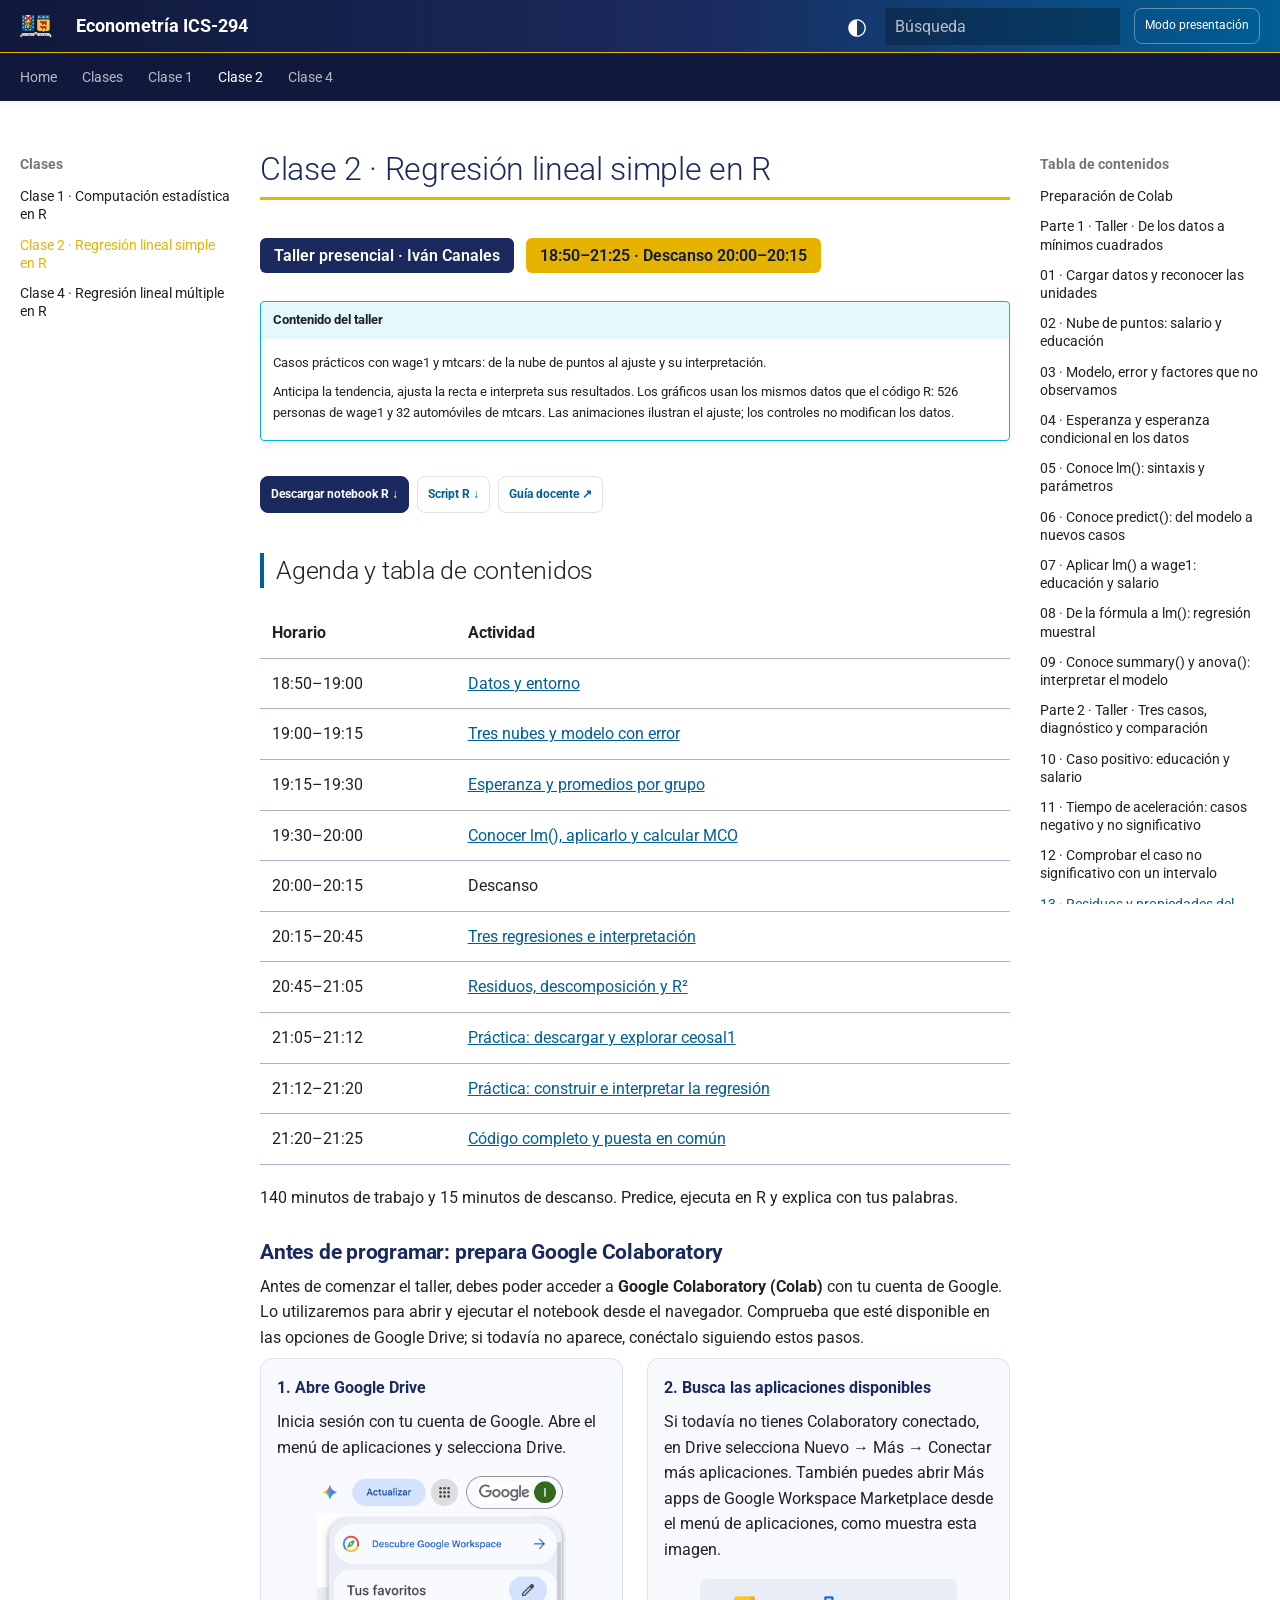
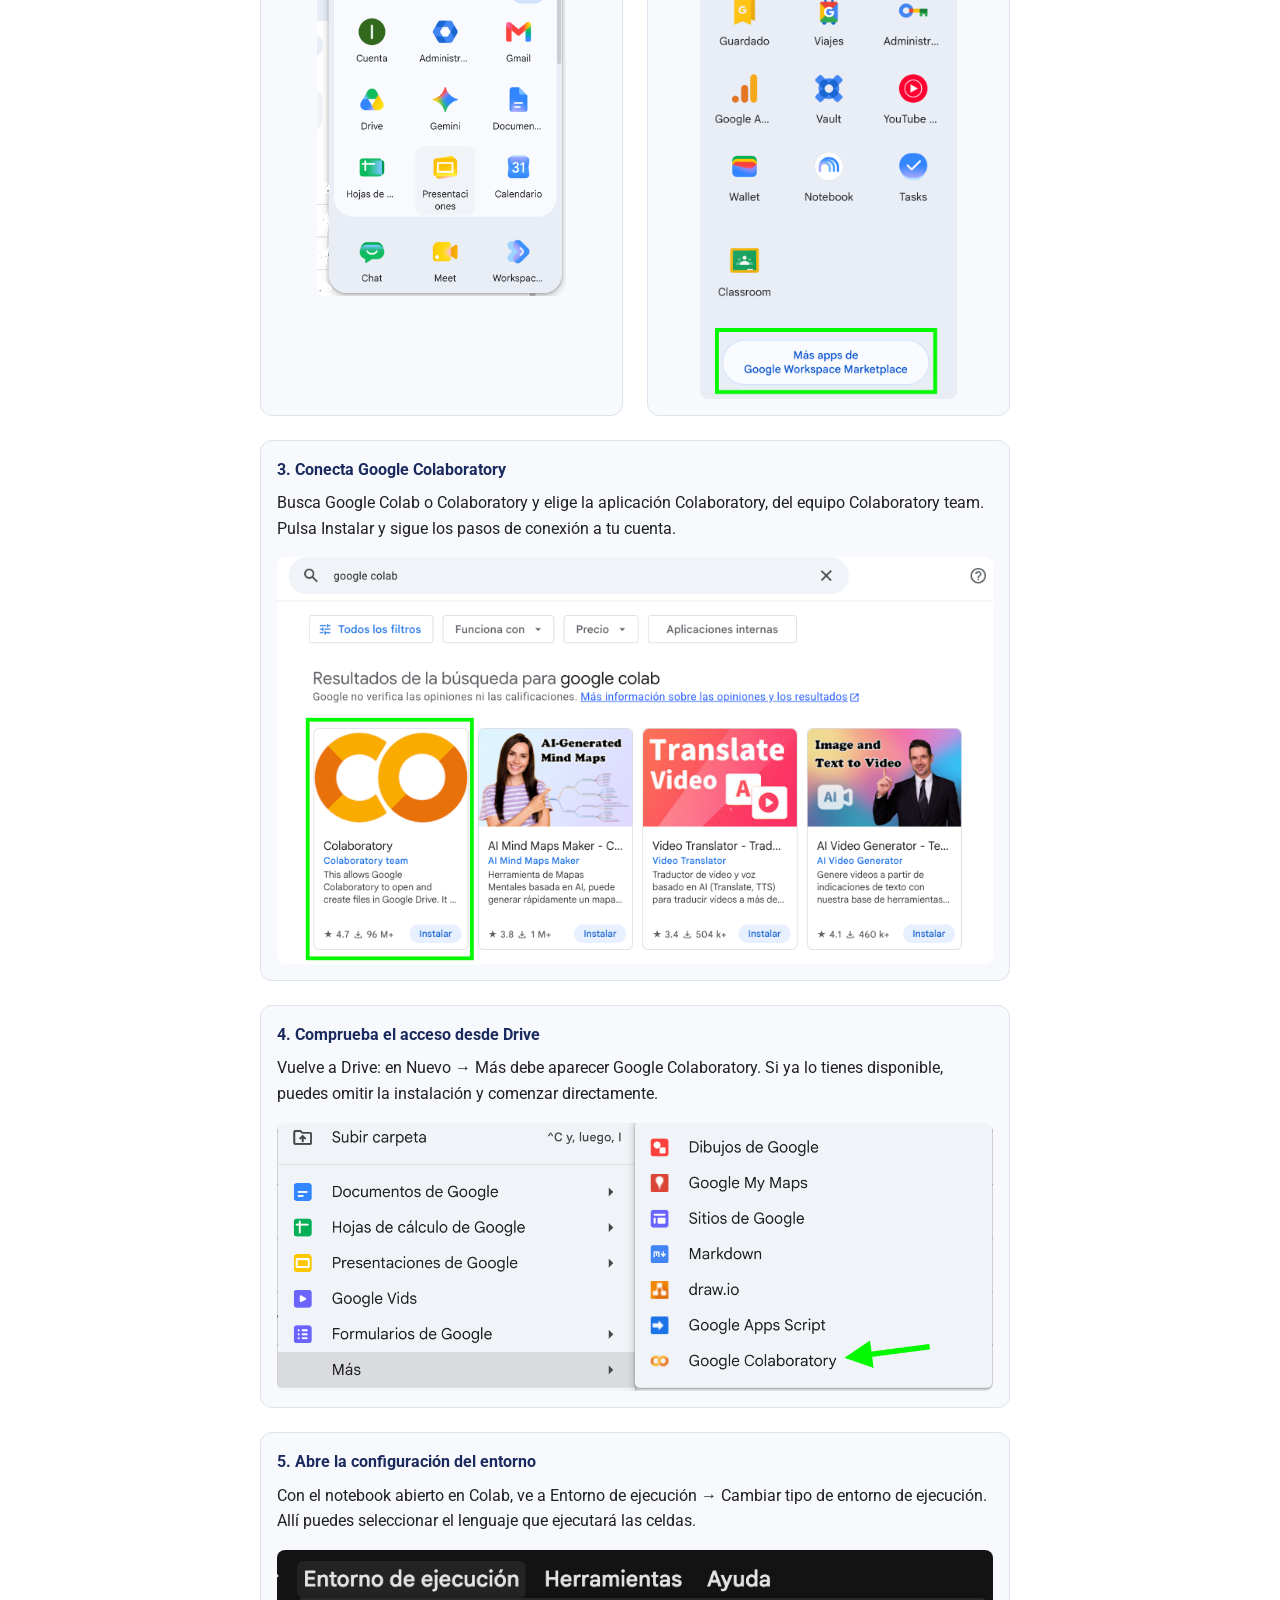
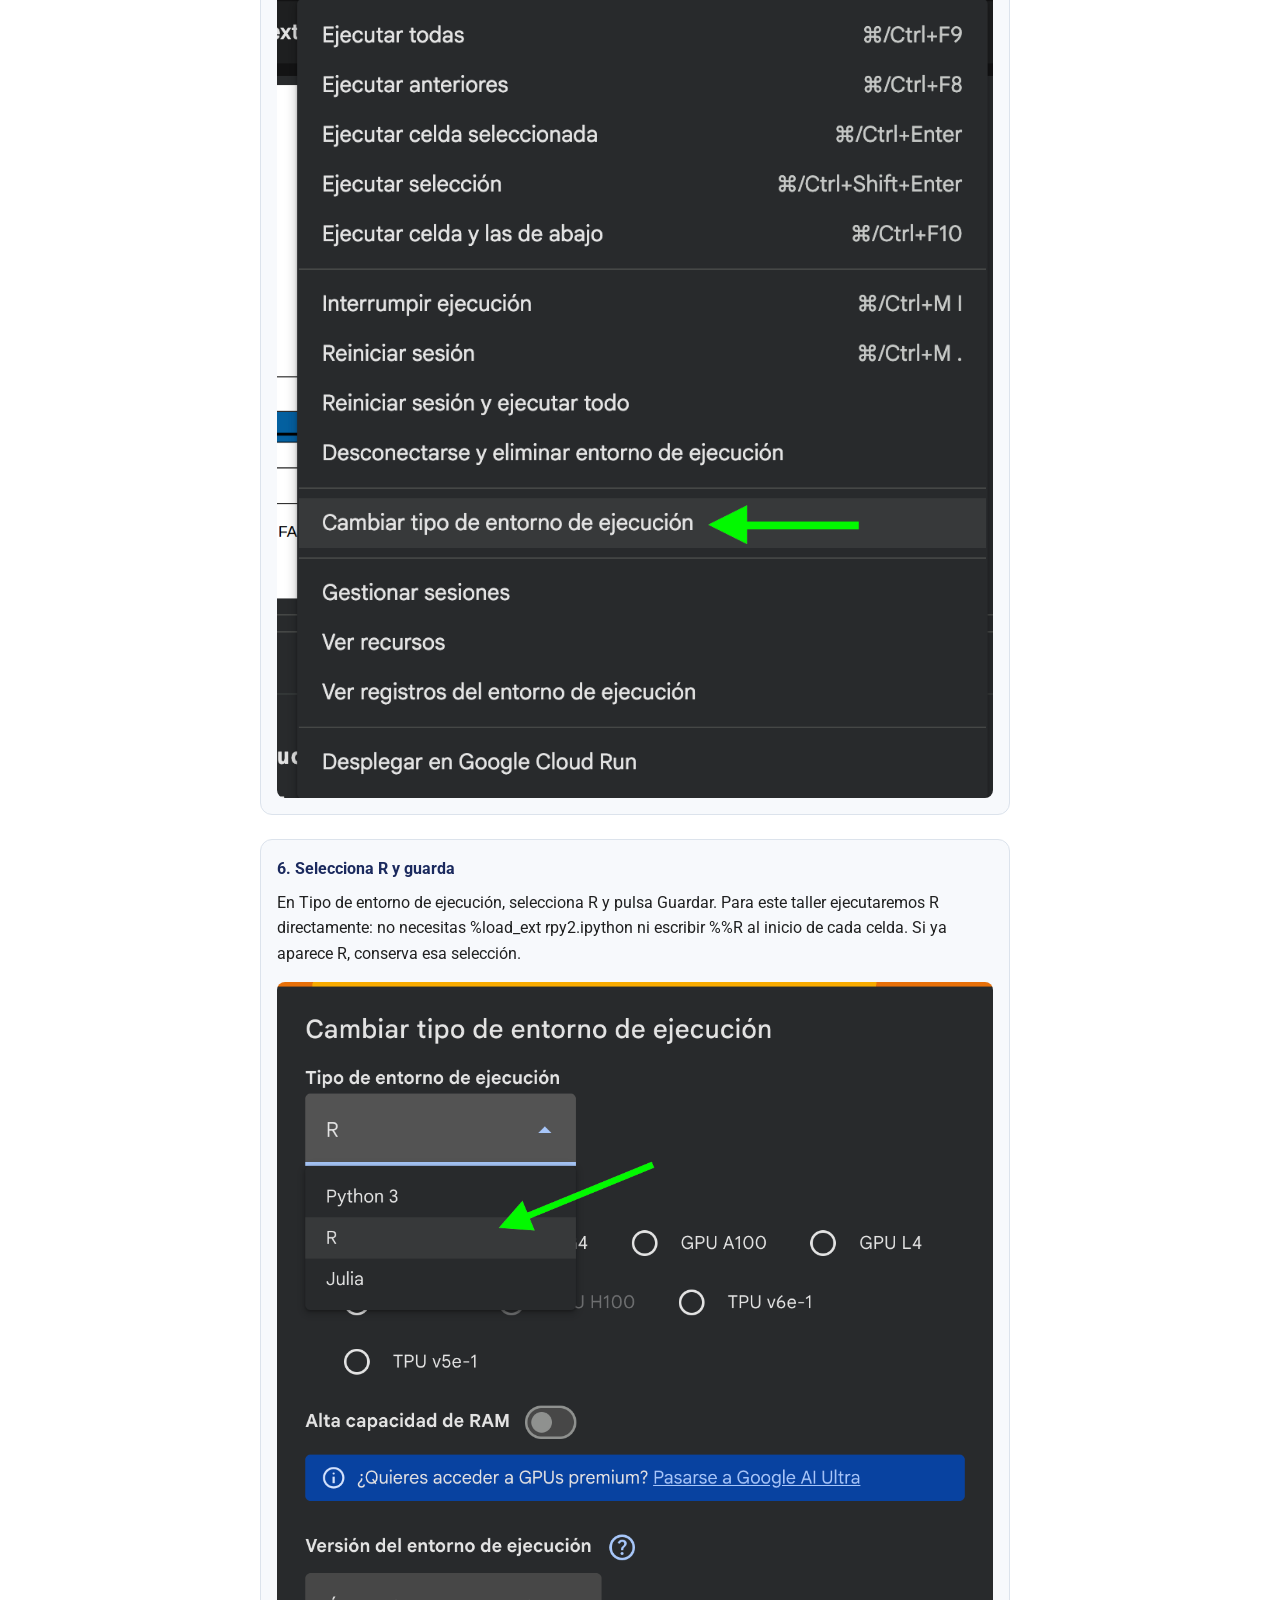
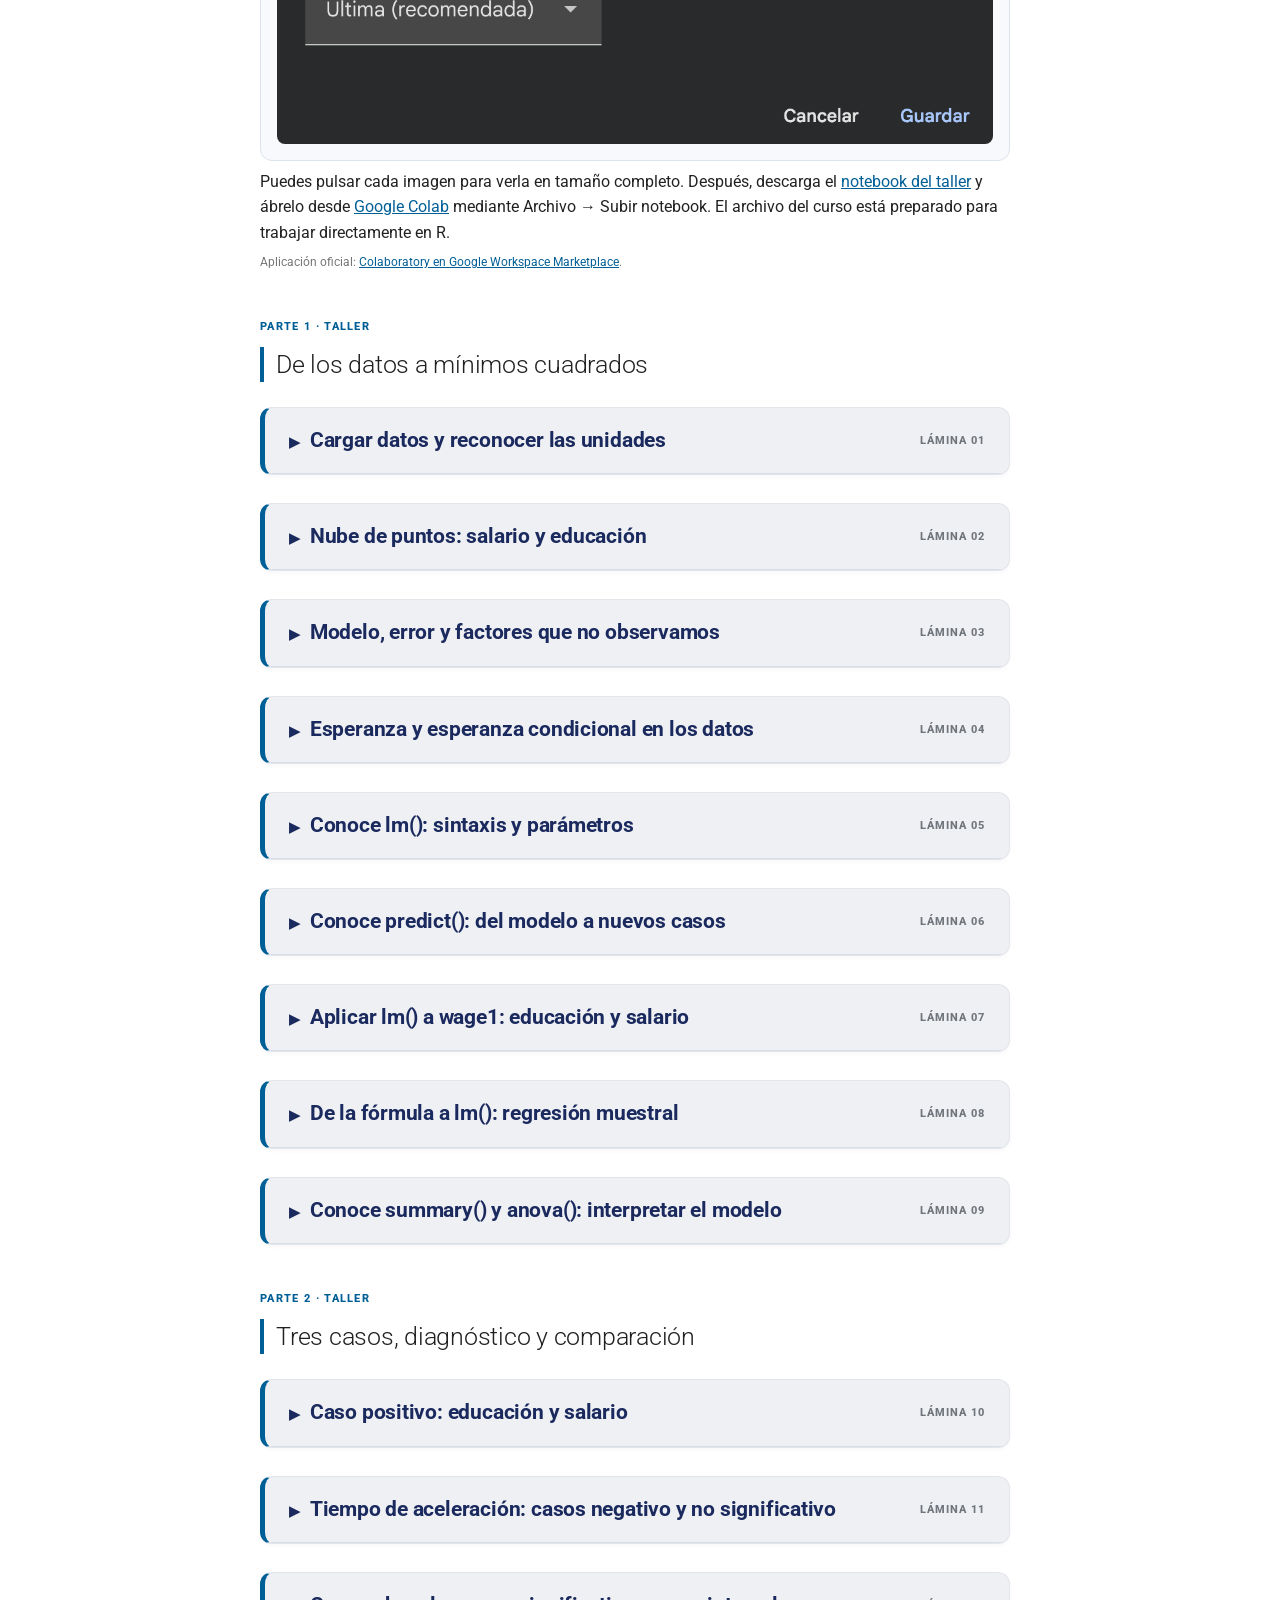
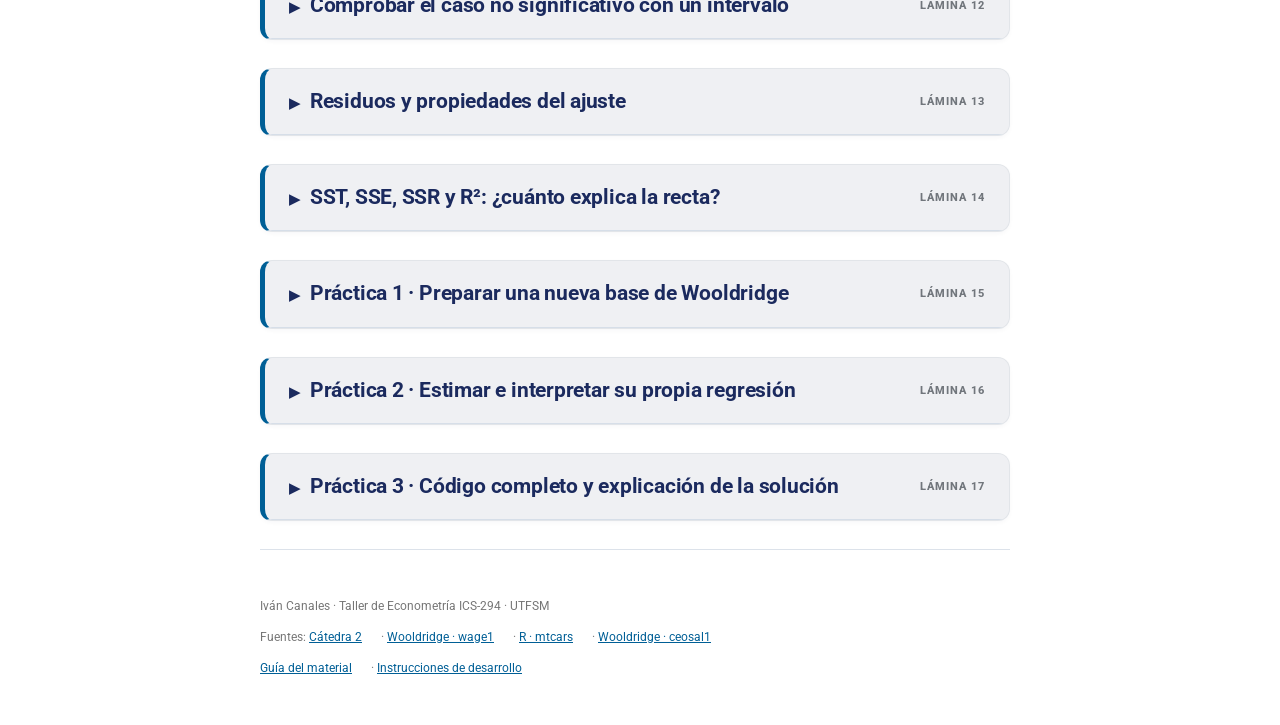
<file: clase-2-taller/index.html>
<!doctype html><html lang="es"><head><meta charset="utf-8"><meta name="viewport" content="width=device-width, initial-scale=1"><title>Clase 2 · Regresión lineal simple en R · UTFSM</title><style>
:root{--ink:#202f62;--accent:#006c9f;--paper:#fff;--muted:#647084;--line:#dce2ea;--wash:#eaf0f6;--bg:#f8fafc}*{box-sizing:border-box}html{scroll-behavior:smooth;scroll-padding-top:110px}body{margin:0;background:var(--bg);color:#242a32;font-family:-apple-system,BlinkMacSystemFont,"Segoe UI",sans-serif;font-size:18px;line-height:1.7}a{color:var(--accent)}button,summary{cursor:pointer}button,a,summary{touch-action:manipulation}button:focus-visible,a:focus-visible,summary:focus-visible{outline:3px solid #d79019;outline-offset:4px}.skip{position:absolute;left:10px;top:-100px}.skip:focus{top:5px;background:white;z-index:20}.topbar{position:sticky;top:0;z-index:5;background:#fff;border-bottom:1px solid var(--line);padding:16px max(24px,calc((100vw - 1180px)/2));display:flex;align-items:center;justify-content:space-between;gap:20px}.brand{font-size:15px;letter-spacing:.03em;color:var(--ink);font-weight:750;text-decoration:none}.topbar button{border:1px solid var(--line);border-radius:8px;background:white;padding:10px 14px;color:var(--ink);font:inherit;font-size:14px}.hero,.content{max-width:1180px;margin:auto;padding:52px 28px}.hero{padding-bottom:26px}.eyebrow{color:var(--accent);font-size:13px;font-weight:800;letter-spacing:.12em;text-transform:uppercase;margin:0 0 12px}h1,h2,h3{color:var(--ink);line-height:1.2}h1{font-size:clamp(36px,5vw,60px);letter-spacing:-.045em;max-width:850px;margin:0 0 22px}h2{font-size:34px;letter-spacing:-.025em}h3{font-size:clamp(23px,2.6vw,32px);margin:0;letter-spacing:-.02em}h4{font-size:16px;color:var(--ink);margin:24px 0 8px}.lead{font-size:21px;max-width:830px;color:#536074}.chips,.downloads,.toc{display:flex;flex-wrap:wrap;gap:10px}.chips span{font-size:13px;border:1px solid var(--line);padding:5px 12px;border-radius:30px;background:#fff;color:var(--ink)}.downloads{margin:24px 0}.downloads a{border-radius:8px;padding:10px 16px;font-size:14px;font-weight:700;border:1px solid var(--line);background:white;text-decoration:none}.downloads a:first-child{background:var(--ink);color:white;border-color:var(--ink)}.toc{padding:18px 0;border-top:1px solid var(--line);border-bottom:1px solid var(--line);margin-top:32px}.toc a{text-decoration:none;font-weight:650;font-size:14px;margin-right:14px}.content{padding-top:0}.brief{background:#fff;border:1px solid var(--line);border-radius:14px;padding:22px 28px;margin:24px 0}.brief h2{font-size:23px}.brief p{margin:8px 0}.brief summary{font-weight:700;color:var(--ink)}.schedule{width:100%;border-collapse:collapse;font-size:15px}.schedule td,.schedule th{text-align:left;border-bottom:1px solid var(--line);padding:10px}.schedule th{color:var(--ink)}.chapter-intro{margin:64px 0 30px}.chapter-intro h2{margin:10px 0 16px}.chapter-intro p:last-child{color:var(--muted)}.slide{background:var(--paper);border:1px solid #e2e5e9;border-left:7px solid var(--accent);border-radius:18px;overflow:hidden;margin:0 0 36px;box-shadow:0 2px 4px #17264b08;scroll-margin-top:100px}.slide-head{background:var(--wash);border-bottom:1px solid #d6dee8;display:flex;align-items:flex-start;justify-content:space-between;gap:25px;padding:27px 34px}.number{color:#71767c;letter-spacing:.09em;font-size:13px;font-weight:800;white-space:nowrap;padding-top:7px}.slide-body{padding:28px 34px 24px}.meta{display:flex;flex-wrap:wrap;gap:8px;font-size:12px;color:var(--muted)}.meta span+span:before{content:"·";margin-right:8px}.question{font-size:24px;color:var(--ink);font-weight:650;line-height:1.4;margin:26px 0}.prompt{padding:14px 18px;background:#f4f8fb;border-radius:8px;border:1px solid #e3ecf2}.prompt strong{color:var(--accent);font-size:13px;text-transform:uppercase;letter-spacing:.05em}.prompt p{margin:4px 0}.data-note,.execution-note{color:var(--muted);font-size:13px}.solution,.check{margin-top:22px;border:1px solid var(--line);border-radius:10px;overflow:hidden}.solution summary,.check summary{padding:13px 18px;background:#f7f9fc;font-weight:700;color:var(--ink);font-size:15px}.solution summary span{float:right}.solution-body{padding:18px}.code-head{display:flex;justify-content:space-between;align-items:center;color:var(--muted);font-size:12px}.copy{background:white;border:1px solid var(--line);border-radius:5px;padding:6px 10px;color:var(--ink)}pre{overflow:auto;padding:20px;background:#15243a;color:#e4effa;border-radius:8px;line-height:1.65;font-size:14px;tab-size:2}code{font-family:ui-monospace,SFMono-Regular,Consolas,monospace}.notice{border-left:3px solid #ce983d;background:#fff9ec;padding:12px 18px}.notice p{margin:4px 0}.check p{padding:0 18px}.anchor{display:inline-block;margin-top:20px;font-size:12px;text-decoration:none;color:var(--muted)}.footer{border-top:1px solid var(--line);padding:35px 0;font-size:14px;color:var(--muted)}.footer a{margin-right:16px}.present-controls{display:none}.presenting .hero,.presenting .brief,.presenting .chapter-intro,.presenting .footer,.presenting .closure{display:none}.presenting .slide{display:none}.presenting .slide.active{display:block;min-height:65vh;margin-top:30px}.presenting .chapter{margin:0}.presenting .content{padding-bottom:90px}.presenting .present-controls{display:flex;position:fixed;bottom:0;left:0;right:0;background:white;padding:14px 24px;border-top:1px solid var(--line);justify-content:center;align-items:center;gap:18px;z-index:10}.present-controls button{font:inherit;font-size:14px;border:1px solid var(--line);border-radius:7px;background:#fff;padding:10px 16px}.counter{font-size:14px;color:var(--ink)}@media(max-width:700px){body{font-size:16px}.hero,.content{padding-left:16px;padding-right:16px}.slide-head{padding:20px;gap:14px;flex-direction:column}.slide-body{padding:20px}.question{font-size:21px}.brief{padding:18px}.number{padding-top:0}pre{font-size:12px}.topbar{padding:12px 16px}.schedule{font-size:13px}.lead{font-size:18px}}@media print{.topbar,.toc,.downloads,.copy,.present-controls,.anchor{display:none!important}.slide{break-inside:avoid;box-shadow:none}.hero,.content{max-width:none;padding:10px}.solution-body{display:block}body{background:white;font-size:12px}.slide-head h3{font-size:20px}}

.lab {border:1px solid #b8c8d8;border-radius:12px;padding:16px;margin:20px 0;background:var(--paper,transparent)}
@keyframes trazar {from {stroke-dashoffset:1000} to {stroke-dashoffset:0}} .fitted-line {stroke-dasharray:1000;animation:trazar 1.2s ease-out both} @media (prefers-reduced-motion:reduce) {.fitted-line {animation:none}} .lab svg {width:100%;height:auto;display:block} .lab-controls {display:flex;flex-wrap:wrap;gap:10px;align-items:center} .lab-controls button {padding:10px;border:1px solid #005e90;border-radius:6px;cursor:pointer;background:#1b2a5e;color:white} .lab-controls button[aria-pressed="true"] {background:#d6a600;color:#111} .lab-controls label {display:flex;gap:6px;align-items:center} .lab-result {font-variant-numeric:tabular-nums} .agenda {border-collapse:collapse;width:100%;margin:20px 0} .agenda td,.agenda th {text-align:left;padding:12px;border-bottom:1px solid #aab6c6} .reading {border-left:4px solid #d6a600;padding:4px 16px;margin:16px 0}

.explanations {margin:24px 0} .code-explorer {display:grid;gap:12px} .code-step {border:1px solid #b8c8d8;border-radius:10px;overflow:hidden} .explain-toggle {width:100%;display:flex;align-items:center;gap:12px;text-align:left;padding:16px;border:0;background:#edf2f7;color:#1b2a5e;cursor:pointer;font-size:15px} .explain-toggle:hover {background:#e0e9f3} .explain-toggle:focus-visible {outline:3px solid #d6a600;outline-offset:-3px} .explain-toggle[aria-expanded="true"] {background:#1b2a5e;color:white} .explain-toggle code {white-space:normal;overflow-wrap:anywhere;background:transparent;color:inherit;flex:1;padding:0} .step-badge {display:inline-grid;place-items:center;min-width:34px;height:34px;border-radius:50%;background:#d6a600;color:#15234b;font-weight:700} .step-symbol {font-size:24px} .step-description {padding:6px 20px;border-left:4px solid #d6a600;animation:abrir-paso .2s ease-out} .step-description[hidden] {display:none} @keyframes abrir-paso {from {opacity:0;transform:translateY(-4px)} to {opacity:1;transform:translateY(0)}} @media(prefers-reduced-motion:reduce) {.step-description {animation:none}} html[data-theme="dark"] .explain-toggle:not([aria-expanded="true"]) {background:#202c44;color:#eef3fa}

.anova-section {margin:28px 0} .anova-equation {font-size:1.2em;font-weight:700;color:#005e90} .anova-scroll {overflow-x:auto;margin:20px 0;border:1px solid #b8c8d8;border-radius:10px} .anova-table {border-collapse:collapse;width:100%;font-size:14px;font-variant-numeric:tabular-nums} .anova-table caption {text-align:left;padding:14px;background:#edf2f7;color:#1b2a5e;font-weight:700} .anova-table th,.anova-table td {padding:12px 10px;border-bottom:1px solid #b8c8d8;text-align:right} .anova-table td {white-space:nowrap} .anova-table th:first-child {text-align:left;min-width:185px} .anova-table thead {background:#1b2a5e;color:white} .anova-table tbody tr:last-child {border-top:2px solid #d6a600;font-weight:700} .anova-table tbody tr:hover {background:rgba(0,94,144,.08)}
</style><link rel="preconnect" href="https://fonts.googleapis.com"><link href="https://fonts.googleapis.com/css2?family=Roboto:wght@300;400;500;600;700&display=swap" rel="stylesheet"><link rel="stylesheet" href="../identidad-utfsm.css?v=aa6c36bfe8b1"></head><body><a class="skip" href="#contenido">Saltar al contenido</a>
<header class="topbar"><div class="header-inner"><a class="brand" href="#inicio"><img src="../Logo_UTFSM.png" width="36" height="36" alt="Escudo de la Universidad Técnica Federico Santa María"><span>Econometría ICS-294</span></a><div class="header-actions"><button id="theme-toggle" class="theme-toggle" type="button" aria-label="Cambiar a modo oscuro" aria-pressed="false">◐</button><div class="search-wrap"><label class="search-label" for="class-search"><input id="class-search" type="search" placeholder="Búsqueda" aria-label="Buscar en las láminas" aria-controls="search-results" autocomplete="off"></label><div id="search-results" role="region" aria-label="Resultados de búsqueda" hidden></div></div><button id="present" type="button" aria-pressed="false">Modo presentación</button></div></div><nav class="header-tabs" aria-label="Navegación principal"><div><a href="../">Home</a><a href="../#clases">Clases</a><a href="../clase-1-taller/">Clase 1</a><a href="#inicio" aria-current="page">Clase 2</a></div></nav></header>
<div class="page-layout"><aside class="class-sidebar"><nav aria-label="Clases"><p class="sidebar-title">Clases</p><a href="../clase-1-taller/">Clase 1 · Computación estadística en R</a><a href="#inicio" class="current" aria-current="page">Clase 2 · Regresión lineal simple en R</a></nav></aside><main id="contenido"><div class="hero" id="inicio"><h1>Clase 2 · Regresión lineal simple en R</h1><div class="session-meta"><span>Taller presencial · Iván Canales</span><span class="tag-gold">18:50–21:25 · Descanso 20:00–20:15</span></div><section class="official-info"><h2>Contenido del taller</h2><div><p>Casos prácticos con wage1 y mtcars: de la nube de puntos al ajuste y su interpretación.</p><p>Anticipa la tendencia, ajusta la recta e interpreta sus resultados. Los gráficos usan los mismos datos que el código R: 526 personas de wage1 y 32 automóviles de mtcars. Las animaciones ilustran el ajuste; los controles no modifican los datos.</p></div></section><div class="downloads"><a href="clase-taller-2.ipynb" download>Descargar notebook R ↓</a><a href="clase-taller-2.R" download>Script R ↓</a><a href="guia-docente-taller-2.md">Guía docente ↗</a></div></div><div class="content"><section id="agenda"><h2>Agenda y tabla de contenidos</h2><table class="agenda"><thead><tr><th>Horario</th><th>Actividad</th></tr></thead><tbody><tr><td>18:50–19:00</td><td><a href="#C2-01">Datos y entorno</a></td></tr><tr><td>19:00–19:15</td><td><a href="#C2-02">Tres nubes y modelo con error</a></td></tr><tr><td>19:15–19:30</td><td><a href="#C2-04">Esperanza y promedios por grupo</a></td></tr><tr><td>19:30–20:00</td><td><a href="#C2-05">Conocer lm(), aplicarlo y calcular MCO</a></td></tr><tr><td>20:00–20:15</td><td>Descanso</td></tr><tr><td>20:15–20:45</td><td><a href="#C2-10">Tres regresiones e interpretación</a></td></tr><tr><td>20:45–21:05</td><td><a href="#C2-13">Residuos, descomposición y R²</a></td></tr><tr><td>21:05–21:12</td><td><a href="#C2-15">Práctica: descargar y explorar ceosal1</a></td></tr><tr><td>21:12–21:20</td><td><a href="#C2-16">Práctica: construir e interpretar la regresión</a></td></tr><tr><td>21:20–21:25</td><td><a href="#C2-17">Código completo y puesta en común</a></td></tr></tbody></table><p>140 minutos de trabajo y 15 minutos de descanso. Predice, ejecuta en R y explica con tus palabras.</p></section><section class="brief colab-preparation" id="preparar-colab" aria-labelledby="titulo-preparar-colab">
<style>.colab-preparation .colab-steps{display:grid;grid-template-columns:repeat(2,minmax(0,1fr));gap:1.5rem}.colab-preparation .colab-step{margin:0;padding:1rem;border:1px solid #dce3ec;border-radius:12px;background:#f7f9fc}.colab-preparation .colab-wide{grid-column:1/-1}.colab-preparation h4{margin-top:0;color:#1b2a5e}.colab-preparation img{display:block;width:auto;max-width:100%;height:auto;max-height:420px;margin:1rem auto 0;border-radius:8px}.colab-preparation .colab-wide img{width:100%;max-height:none}.colab-preparation a:focus-visible{outline:3px solid #e5b300;outline-offset:4px}@media(max-width:640px){.colab-preparation .colab-steps{grid-template-columns:1fr}}</style>
<h3 id="titulo-preparar-colab">Antes de programar: prepara Google Colaboratory</h3>
<p>Antes de comenzar el taller, debes poder acceder a <strong>Google Colaboratory (Colab)</strong> con tu cuenta de Google. Lo utilizaremos para abrir y ejecutar el notebook desde el navegador. Comprueba que esté disponible en las opciones de Google Drive; si todavía no aparece, conéctalo siguiendo estos pasos.</p>
<div class="colab-steps"><figure class="colab-step" id="colab-paso-1"><figcaption><h4>1. Abre Google Drive</h4><p>Inicia sesión con tu cuenta de Google. Abre el menú de aplicaciones y selecciona Drive.</p></figcaption><a href="colab-1.png" target="_blank" rel="noopener" aria-label="Ampliar imagen del paso 1"><img src="colab-1.png" alt="Menú de aplicaciones de Google con el acceso a Drive." width="734" height="1238" loading="lazy"></a></figure><figure class="colab-step" id="colab-paso-2"><figcaption><h4>2. Busca las aplicaciones disponibles</h4><p>Si todavía no tienes Colaboratory conectado, en Drive selecciona Nuevo → Más → Conectar más aplicaciones. También puedes abrir Más apps de Google Workspace Marketplace desde el menú de aplicaciones, como muestra esta imagen.</p></figcaption><a href="colab-2.png" target="_blank" rel="noopener" aria-label="Ampliar imagen del paso 2"><img src="colab-2.png" alt="Menú de Google con Más apps de Google Workspace Marketplace resaltado." width="658" height="1078" loading="lazy"></a></figure><figure class="colab-step colab-wide" id="colab-paso-3"><figcaption><h4>3. Conecta Google Colaboratory</h4><p>Busca Google Colab o Colaboratory y elige la aplicación Colaboratory, del equipo Colaboratory team. Pulsa Instalar y sigue los pasos de conexión a tu cuenta.</p></figcaption><a href="colab-3.png" target="_blank" rel="noopener" aria-label="Ampliar imagen del paso 3"><img src="colab-3.png" alt="Resultados de Marketplace con la aplicación oficial Colaboratory y su botón Instalar resaltados." width="1846" height="1048" loading="lazy"></a></figure><figure class="colab-step colab-wide" id="colab-paso-4"><figcaption><h4>4. Comprueba el acceso desde Drive</h4><p>Vuelve a Drive: en Nuevo → Más debe aparecer Google Colaboratory. Si ya lo tienes disponible, puedes omitir la instalación y comenzar directamente.</p></figcaption><a href="colab-4.png" target="_blank" rel="noopener" aria-label="Ampliar imagen del paso 4"><img src="colab-4.png" alt="Menú Más de Google Drive con Google Colaboratory señalado con una flecha." width="1284" height="482" loading="lazy"></a></figure><figure class="colab-step colab-wide" id="colab-paso-5"><figcaption><h4>5. Abre la configuración del entorno</h4><p>Con el notebook abierto en Colab, ve a Entorno de ejecución → Cambiar tipo de entorno de ejecución. Allí puedes seleccionar el lenguaje que ejecutará las celdas.</p></figcaption><a href="colab-5.png" target="_blank" rel="noopener" aria-label="Ampliar imagen del paso 5"><img src="colab-5.png" alt="Menú Entorno de ejecución de Colab con Cambiar tipo de entorno de ejecución señalado." width="922" height="1092" loading="lazy"></a></figure><figure class="colab-step colab-wide" id="colab-paso-6"><figcaption><h4>6. Selecciona R y guarda</h4><p>En Tipo de entorno de ejecución, selecciona R y pulsa Guardar. Para este taller ejecutaremos R directamente: no necesitas %load_ext rpy2.ipython ni escribir %%R al inicio de cada celda. Si ya aparece R, conserva esa selección.</p></figcaption><a href="colab-6.png" target="_blank" rel="noopener" aria-label="Ampliar imagen del paso 6"><img src="colab-6.png" alt="Ventana de configuración de Colab con R seleccionado y el botón Guardar visible." width="1112" height="1182" loading="lazy"></a></figure></div>
<p>Puedes pulsar cada imagen para verla en tamaño completo. Después, descarga el <a href="clase-taller-2.ipynb" download>notebook del taller</a> y ábrelo desde <a href="https://colab.research.google.com/">Google Colab</a> mediante Archivo → Subir notebook. El archivo del curso está preparado para trabajar directamente en R.</p>
<p class="data-note">Aplicación oficial: <a href="https://workspace.google.com/marketplace/app/colaboratory/1014160490159">Colaboratory en Google Workspace Marketplace</a>.</p></section><section class="chapter" id="P1"><div class="chapter-intro"><p class="eyebrow">Parte 1 · Taller</p><h2>De los datos a mínimos cuadrados</h2></div><article class="slide" id="C2-01" data-title="Cargar datos y reconocer las unidades"><header class="slide-head"><h3><button class="slide-toggle" type="button" aria-expanded="false" aria-controls="body-C2-01"><span class="slide-chevron" aria-hidden="true">▶</span><span>Cargar datos y reconocer las unidades</span></button></h3><span class="number">LÁMINA 01</span></header><div class="slide-body" id="body-C2-01" hidden><p>Carga wage1 del libro de Wooldridge. Son 526 personas de Estados Unidos, CPS 1976: wage es salario por hora en USD de 1976; educ, años de educación; exper, años de experiencia potencial; numdep, número de dependientes. Cada fila representa una persona, no un período.</p><div class="reading"><h4>Cómo leer el resultado</h4><p>Observa los nombres y rangos antes de modelar. La experiencia es potencial, no necesariamente experiencia laboral efectivamente acumulada. La columna rownames de la copia CSV es un identificador de fila y no se usa como predictor.</p></div><details class="solution"><summary>Ver código y solución en R</summary><div class="solution-body"><div class="code-head"><span>R</span><button type="button" class="copy">Copiar código</button></div><pre><code># Usa la copia local; si no está, carga la base del paquete.
if (file.exists(&quot;datos/wage1.csv&quot;)) {
  datos &lt;- read.csv(&quot;datos/wage1.csv&quot;)
} else {
  if (!requireNamespace(&quot;wooldridge&quot;, quietly = TRUE)) {
    install.packages(&quot;wooldridge&quot;, repos = &quot;https://cloud.r-project.org/&quot;)
  }
  datos &lt;- wooldridge::wage1
}
head(datos)
str(datos)
summary(datos)</code></pre><p>Observa los nombres y rangos antes de modelar. La experiencia es potencial, no necesariamente experiencia laboral efectivamente acumulada. La columna rownames de la copia CSV es un identificador de fila y no se usa como predictor.</p></div></details></div></article><article class="slide" id="C2-02" data-title="Nube de puntos: salario y educación"><header class="slide-head"><h3><button class="slide-toggle" type="button" aria-expanded="false" aria-controls="body-C2-02"><span class="slide-chevron" aria-hidden="true">▶</span><span>Nube de puntos: salario y educación</span></button></h3><span class="number">LÁMINA 02</span></header><div class="slide-body" id="body-C2-02" hidden><p>Observa la nube de salario y educación. Antes de mostrar la recta, anticipa la dirección de la tendencia. Luego ejecuta los otros gráficos en R para explorar salario frente a experiencia potencial y número de dependientes.</p><section class="exercise-code"><h4>plot() · Ejemplo completo para ejecutar en Colab</h4><div class="solution-body"><div class="code-head"><span>R · Solución</span><button type="button" class="copy">Copiar código</button></div><pre><code># Tamaño del gráfico en un notebook con kernel R
options(repr.plot.width = 16, repr.plot.height = 10)
par(mfrow = c(1, 1))

# Fórmula: variable vertical ~ variable horizontal
plot(wage ~ educ, data = datos,
     main = &quot;Salario y educación&quot;,
     xlab = &quot;Educación (años)&quot;,
     ylab = &quot;Salario por hora (USD de 1976)&quot;,
     col = &quot;#005E9080&quot;,
     lwd = 2,
     cex = 1.3,
     pch = 19)

# Alternativa equivalente usando coordenadas:
# plot(datos$educ, datos$wage, pch = 19, col = &quot;#005E9080&quot;)</code></pre><p>Ejecuta después de cargar datos en la lámina 01. Cambia un parámetro a la vez y observa su efecto. El gráfico usa las mismas observaciones; personalizar su apariencia no cambia la asociación entre salario y educación.</p></div></section><div class="lab" data-kind="explore-positive"></div><div class="reading"><h4>Cómo leer el resultado</h4><p>La nube de salario y educación muestra una tendencia creciente, con dispersión entre personas de un mismo nivel educativo. Recordemos que la recta resume la asociación promedio. La bondad de ajuste es baja: el R² es aproximadamente 16 %, es decir, el modelo explica cerca del 16 % de la variación observada del salario en esta muestra. La disposición de dos gráficos verticales permanece activa porque la última línea está comentada. Cada ejemplo gráfico posterior restablece su propia disposición para verse completo.</p></div><section class="concept-notes"><details class="solution"><summary>plot() · Crear y personalizar la nube de puntos</summary><div class="solution-body"><p>Puedes escribir plot(y ~ x, data = datos) o entregar dos vectores de igual longitud: plot(x, y). En la fórmula, y va en el eje vertical y x en el horizontal; en la llamada con coordenadas se escribe primero x y luego y.</p></div></details><details class="solution"><summary>options(repr.plot.width = 16, repr.plot.height = 10) · Tamaño del gráfico</summary><div class="solution-body"><p>En notebooks con kernel R (IRkernel), estas opciones fijan el ancho y el alto de la imagen en pulgadas: 16 por 10. Se ejecutan antes de plot(); no son argumentos de plot() ni cambian los valores de los datos. En RStudio, el tamaño se controla desde el panel gráfico o al exportar.</p></div></details><details class="solution"><summary>main, xlab y ylab · Título y nombres de ejes</summary><div class="solution-body"><p>main = &quot;Salario y educación&quot; define el título. xlab = &quot;Educación (años)&quot; y ylab = &quot;Salario por hora (USD de 1976)&quot; identifican las variables y sus unidades. Los textos se escriben entre comillas.</p></div></details><details class="solution"><summary>col · Color</summary><div class="solution-body"><p>col = &quot;#005E9080&quot; usa el azul institucional con transparencia. Los últimos dos dígitos del código hexadecimal regulan la opacidad; los puntos superpuestos se distinguen mejor. También puedes usar nombres como &quot;blue&quot;.</p></div></details><details class="solution"><summary>lwd · Grosor del trazo</summary><div class="solution-body"><p>lwd = 2 aumenta el grosor de las líneas y de los bordes de símbolos que los tengan. No agranda los puntos: eso lo hace cex. Con pch = 19, un círculo sólido, el efecto puede ser poco visible; se aprecia mejor con símbolos abiertos o type = &quot;l&quot;.</p></div></details><details class="solution"><summary>cex · Tamaño de los puntos</summary><div class="solution-body"><p>cex = 1 es el tamaño base; cex = 1.3 lo aumenta y cex = 0.7 lo reduce. Para cambiar el tamaño de los textos se usan opciones diferentes, como cex.main y cex.lab.</p></div></details><details class="solution"><summary>pch · Símbolo de cada observación</summary><div class="solution-body"><p>pch = 19 dibuja círculos sólidos; pch = 1, círculos vacíos; pch = 17, triángulos sólidos; pch = 15, cuadrados sólidos. Cada símbolo representa una persona de la muestra.</p></div></details><details class="solution"><summary>... · Otros argumentos gráficos</summary><div class="solution-body"><p>Los puntos suspensivos indican que se admiten más opciones; no debes copiarlos literalmente en el ejemplo. type = &quot;p&quot; muestra puntos (opción predeterminada), xlim = c(0, 20) fija el rango horizontal y ylim = c(0, 30), el vertical. Cambiar límites no modifica los datos.</p></div></details><p><a href="https://stat.ethz.ch/R-manual/R-devel/library/graphics/html/plot.default.html">Documentación oficial de R ↗</a></p></section><details class="solution"><summary>Ver código y solución en R</summary><div class="solution-body"><div class="code-head"><span>R</span><button type="button" class="copy">Copiar código</button></div><pre><code># Salario vs Educación
plot(wage ~ educ, data = datos, pch = 19, col = &quot;#005E9080&quot;)

# Otros gráficos:
par(mfrow = c(2, 1))
plot(wage ~ exper, data = datos, pch = 19, col = &quot;#005E9080&quot;)
plot(wage ~ numdep, data = datos, pch = 19, col = &quot;#005E9080&quot;)
#par(mfrow = c(1, 1))</code></pre><p>La nube de salario y educación muestra una tendencia creciente, con dispersión entre personas de un mismo nivel educativo. Recordemos que la recta resume la asociación promedio. La bondad de ajuste es baja: el R² es aproximadamente 16 %, es decir, el modelo explica cerca del 16 % de la variación observada del salario en esta muestra. La disposición de dos gráficos verticales permanece activa porque la última línea está comentada. Cada ejemplo gráfico posterior restablece su propia disposición para verse completo.</p></div></details></div></article><article class="slide" id="C2-03" data-title="Modelo, error y factores que no observamos"><header class="slide-head"><h3><button class="slide-toggle" type="button" aria-expanded="false" aria-controls="body-C2-03"><span class="slide-chevron" aria-hidden="true">▶</span><span>Modelo, error y factores que no observamos</span></button></h3><span class="number">LÁMINA 03</span></header><div class="slide-body" id="body-C2-03" hidden><p>Trabaja con wage = β₀ + β₁ educ + u. Propón factores que podrían integrar u: habilidad, ocupación o condiciones del empleo. Mueve la recta y observa las distancias verticales. El error poblacional u no se observa; los residuos se calculan después de estimar.</p><div class="lab" data-kind="fit"></div><div class="reading"><h4>Cómo leer el resultado</h4><p>La recta dibujada es una propuesta inicial, no una estimación. La linealidad es en los parámetros. E[u | x] = 0 es un supuesto sobre la población: esta nube no permite comprobarlo. Una asociación salarial no basta para concluir causalidad.</p></div><section class="concept-notes"><details class="solution"><summary>abline() · Añadir rectas a un gráfico existente</summary><div class="solution-body"><p>Primero crea la nube con plot(). Después abline() dibuja líneas sobre esos mismos ejes; por sí sola no estima una regresión.</p></div></details><details class="solution"><summary>a y b · Intercepto y pendiente</summary><div class="solution-body"><p>abline(a = 0, b = 0.5) dibuja y = 0 + 0.5x. a fija el corte con el eje vertical; b, el cambio de y por unidad de x.</p></div></details><details class="solution"><summary>h y v · Referencias horizontales y verticales</summary><div class="solution-body"><p>abline(h = mean(y)) marca el promedio de y. abline(v = 12) marca x = 12. Aceptan varios valores: h = c(4, 8).</p></div></details><details class="solution"><summary>reg y coef · Dibujar un ajuste calculado</summary><div class="solution-body"><p>abline(reg = modelo) toma intercepto y pendiente del ajuste simple; abline(modelo) es su abreviatura. También puedes usar coef = c(intercepto, pendiente).</p></div></details><details class="solution"><summary>col, lty y lwd · Aspecto de la recta</summary><div class="solution-body"><p>col define el color; lty, el trazo (1 continuo, 2 discontinuo); lwd, el grosor. Ejemplo: abline(a = 0, b = 0.5, col = &quot;#D6A600&quot;, lty = 2, lwd = 3).</p></div></details><p><a href="https://stat.ethz.ch/R-manual/R-devel/library/graphics/html/abline.html">Documentación oficial de R ↗</a></p></section><details class="solution"><summary>Ver código y solución en R</summary><div class="solution-body"><div class="code-head"><span>R</span><button type="button" class="copy">Copiar código</button></div><pre><code>par(mfrow = c(1, 1))
x &lt;- datos$educ
y &lt;- datos$wage
plot(x, y, pch = 19, col = &quot;#005E9080&quot;,
     xlab = &quot;Educación (años)&quot;, ylab = &quot;Salario por hora (USD de 1976)&quot;)
abline(a = 0, b = 0.5, col = &quot;#D6A600&quot;, lwd = 3)</code></pre><p>La recta dibujada es una propuesta inicial, no una estimación. La linealidad es en los parámetros. E[u | x] = 0 es un supuesto sobre la población: esta nube no permite comprobarlo. Una asociación salarial no basta para concluir causalidad.</p></div></details></div></article><article class="slide" id="C2-04" data-title="Esperanza y esperanza condicional en los datos"><header class="slide-head"><h3><button class="slide-toggle" type="button" aria-expanded="false" aria-controls="body-C2-04"><span class="slide-chevron" aria-hidden="true">▶</span><span>Esperanza y esperanza condicional en los datos</span></button></h3><span class="number">LÁMINA 04</span></header><div class="slide-body" id="body-C2-04" hidden><p>Compara el salario promedio de toda la muestra con el promedio dentro de cada nivel educativo. Son promedios muestrales que aproximan esperanzas; no son la función poblacional conocida.</p><div class="lab" data-kind="means"></div><div class="reading"><h4>Cómo leer el resultado</h4><p>Cada punto dorado resume personas con el mismo educ; la línea horizontal resume a todas. Los tamaños de los grupos son diferentes. Bajo E[u | educ] = 0, la regresión poblacional es E[wage | educ] = β₀ + β₁ educ.</p></div><section class="concept-notes"><details class="solution"><summary>aggregate(y ~ x, data = tabla, FUN = mean) · Resumir por grupos</summary><div class="solution-body"><p>Divide y según los valores de x y calcula FUN para cada grupo. Aquí no estima una recta: aggregate(wage ~ educ, data = datos, FUN = mean) obtiene el salario promedio por nivel educativo.</p></div></details><details class="solution"><summary>y ~ x · Qué resumir y cómo agrupar</summary><div class="solution-body"><p>y identifica los valores a resumir; x define los grupos. Puedes agrupar por dos columnas: y ~ x1 + x2. El resultado incluye una fila por combinación observada.</p></div></details><details class="solution"><summary>data · ¿data.frame, lista o matriz?</summary><div class="solution-body"><p>Con la interfaz de fórmula usa un data.frame o una lista con nombres de columnas. Si tienes una matriz, conviértela con tabla &lt;- as.data.frame(mi_matriz) y comprueba names(tabla). Así puedes referir sus columnas en la fórmula.</p></div></details><details class="solution"><summary>Otra interfaz · Matriz como primer argumento</summary><div class="solution-body"><p>Sí puede resumirse una matriz mediante aggregate(mi_matriz, by = list(grupo = grupos), FUN = mean). Aquí la matriz es el primer argumento y grupos debe tener un valor por fila. No es la misma forma que usar una matriz en data dentro de la interfaz de fórmula.</p></div></details><details class="solution"><summary>FUN y ... · La operación del resumen</summary><div class="solution-body"><p>FUN = mean calcula promedios; median, medianas; sum, sumas. Se escribe el nombre de la función, sin ejecutarla con paréntesis vacíos. Los argumentos adicionales se pasan en ... . La interfaz de fórmula omite por defecto filas incompletas en las variables utilizadas.</p></div></details><p><a href="https://stat.ethz.ch/R-manual/R-devel/library/stats/html/aggregate.html">Documentación oficial de R ↗</a></p></section><details class="solution"><summary>Ver código y solución en R</summary><div class="solution-body"><div class="code-head"><span>R</span><button type="button" class="copy">Copiar código</button></div><pre><code>par(mfrow = c(1, 1))
promedio &lt;- mean(datos$wage)
por_educ &lt;- aggregate(wage ~ educ, data = datos, FUN = mean)
print(promedio)
print(por_educ)
plot(wage ~ educ, data = datos, pch = 19, col = &quot;#005E9040&quot;)
points(por_educ$educ, por_educ$wage, pch = 19, col = &quot;#D6A600&quot;, cex = 1.4)
abline(h = promedio, lty = 2)</code></pre><p>Cada punto dorado resume personas con el mismo educ; la línea horizontal resume a todas. Los tamaños de los grupos son diferentes. Bajo E[u | educ] = 0, la regresión poblacional es E[wage | educ] = β₀ + β₁ educ.</p></div></details></div></article><article class="slide" id="C2-05" data-title="Conoce lm(): sintaxis y parámetros"><header class="slide-head"><h3><button class="slide-toggle" type="button" aria-expanded="false" aria-controls="body-C2-05"><span class="slide-chevron" aria-hidden="true">▶</span><span>Conoce lm(): sintaxis y parámetros</span></button></h3><span class="number">LÁMINA 05</span></header><div class="slide-body" id="body-C2-05" hidden><p>La función nativa de R para ajustar modelos lineales es lm(), abreviatura de Linear Model, del paquete stats. No necesitas indicar todos sus argumentos: para este taller bastan formula y data. Pulsa cada parámetro para explorar su función; los argumentos avanzados se presentan como referencia y no amplían el modelo simple que trabajaremos.</p><section class="lm-syntax"><h4>Firma de lm()</h4><p>Referencia de argumentos; no ejecutar esta firma como ejemplo con datos.</p><pre><code>lm(formula,
   data,
   subset,
   weights,
   na.action,
   method = &quot;qr&quot;,
   model = TRUE,
   x = FALSE,
   y = FALSE,
   qr = TRUE,
   singular.ok = TRUE,
   contrasts = NULL,
   offset, ...)</code></pre><p><a href="https://stat.ethz.ch/R-manual/R-devel/library/stats/html/lm.html" target="_blank" rel="noopener">Documentación oficial de R ↗</a></p></section><section class="explanations"><h4>Explora el código, paso a paso</h4><p>Pulsa una instrucción para descubrir qué hace. Puedes abrir varias y comparar sus funciones.</p><div class="code-explorer"><div class="code-step"><button type="button" class="explain-toggle" id="btn-C2-05-paso-1" aria-expanded="false" aria-controls="C2-05-paso-1"><span class="step-badge">01</span><code>formula · ¿qué queremos explicar?</code><span class="step-symbol" aria-hidden="true">+</span></button><div class="step-description" id="C2-05-paso-1" role="region" aria-labelledby="btn-C2-05-paso-1" hidden><p>Describe el modelo con una fórmula: la respuesta va a la izquierda de ~ y los predictores a la derecha. Por ejemplo, y ~ x. La fórmula incluye intercepto por defecto. En este taller usaremos un solo predictor: regresión lineal simple.</p></div></div><div class="code-step"><button type="button" class="explain-toggle" id="btn-C2-05-paso-2" aria-expanded="false" aria-controls="C2-05-paso-2"><span class="step-badge">02</span><code>data · ¿dónde están las variables?</code><span class="step-symbol" aria-hidden="true">+</span></button><div class="step-description" id="C2-05-paso-2" role="region" aria-labelledby="btn-C2-05-paso-2" hidden><p>Indica la tabla que contiene las columnas. Si una variable no aparece allí, R la busca en el entorno de la fórmula, que suele ser desde donde se llama lm(); no necesariamente es siempre el entorno global. Usar data de forma explícita ayuda a evitar confusiones.</p></div></div><div class="code-step"><button type="button" class="explain-toggle" id="btn-C2-05-paso-3" aria-expanded="false" aria-controls="C2-05-paso-3"><span class="step-badge">03</span><code>subset · ¿qué filas entran?</code><span class="step-symbol" aria-hidden="true">+</span></button><div class="step-description" id="C2-05-paso-3" role="region" aria-labelledby="btn-C2-05-paso-3" hidden><p>Permite seleccionar observaciones mediante índices o una condición lógica. Por ejemplo, subset = educ &gt;= 12 selecciona esas filas; cambiar la muestra cambia el análisis. Lo dejaremos sin especificar para usar todas las observaciones disponibles del caso.</p></div></div><div class="code-step"><button type="button" class="explain-toggle" id="btn-C2-05-paso-4" aria-expanded="false" aria-controls="C2-05-paso-4"><span class="step-badge">04</span><code>weights · ¿todas las filas pesan igual?</code><span class="step-symbol" aria-hidden="true">+</span></button><div class="step-description" id="C2-05-paso-4" role="region" aria-labelledby="btn-C2-05-paso-4" hidden><p>Pesos numéricos opcionales. Si se indican, lm() minimiza la suma de residuos al cuadrado multiplicados por sus pesos: mínimos cuadrados ponderados. Aquí no los indicaremos y utilizaremos mínimos cuadrados ordinarios.</p></div></div><div class="code-step"><button type="button" class="explain-toggle" id="btn-C2-05-paso-5" aria-expanded="false" aria-controls="C2-05-paso-5"><span class="step-badge">05</span><code>na.action · ¿qué hacer con NA?</code><span class="step-symbol" aria-hidden="true">+</span></button><div class="step-description" id="C2-05-paso-5" role="region" aria-labelledby="btn-C2-05-paso-5" hidden><p>Controla el tratamiento de valores faltantes. Depende de getOption(&quot;na.action&quot;): la configuración inicial habitual de R es na.omit, que excluye filas con NA en las variables utilizadas por el ajuste. Si la opción no está definida, lm() utiliza na.fail. No se eliminan filas por NA en columnas ajenas al modelo.</p></div></div><div class="code-step"><button type="button" class="explain-toggle" id="btn-C2-05-paso-6" aria-expanded="false" aria-controls="C2-05-paso-6"><span class="step-badge">06</span><code>method = &quot;qr&quot; · ¿cómo se calcula el ajuste?</code><span class="step-symbol" aria-hidden="true">+</span></button><div class="step-description" id="C2-05-paso-6" role="region" aria-labelledby="btn-C2-05-paso-6" hidden><p>El método habitual de cálculo es la descomposición QR. Es la opción de ajuste admitida por lm(). La alternativa method = &quot;model.frame&quot; devuelve la tabla utilizada por el modelo, sin estimar la regresión. Mantendremos &quot;qr&quot;.</p></div></div><div class="code-step"><button type="button" class="explain-toggle" id="btn-C2-05-paso-7" aria-expanded="false" aria-controls="C2-05-paso-7"><span class="step-badge">07</span><code>model = TRUE · guardar los datos utilizados</code><span class="step-symbol" aria-hidden="true">+</span></button><div class="step-description" id="C2-05-paso-7" role="region" aria-labelledby="btn-C2-05-paso-7" hidden><p>Conserva dentro del resultado la tabla de variables utilizada por el modelo (model frame), incluidas las transformaciones y la selección de filas que correspondan. No es necesariamente una copia completa del dataset original.</p></div></div><div class="code-step"><button type="button" class="explain-toggle" id="btn-C2-05-paso-8" aria-expanded="false" aria-controls="C2-05-paso-8"><span class="step-badge">08</span><code>x = FALSE · guardar la matriz de diseño</code><span class="step-symbol" aria-hidden="true">+</span></button><div class="step-description" id="C2-05-paso-8" role="region" aria-labelledby="btn-C2-05-paso-8" hidden><p>Si x = TRUE, conserva la matriz numérica con la que se estima el ajuste: incluye una columna para el intercepto y las columnas de los predictores. FALSE evita guardar ese componente por separado; no elimina los predictores del modelo.</p></div></div><div class="code-step"><button type="button" class="explain-toggle" id="btn-C2-05-paso-9" aria-expanded="false" aria-controls="C2-05-paso-9"><span class="step-badge">09</span><code>y = FALSE · guardar la respuesta</code><span class="step-symbol" aria-hidden="true">+</span></button><div class="step-description" id="C2-05-paso-9" role="region" aria-labelledby="btn-C2-05-paso-9" hidden><p>Si y = TRUE, conserva por separado el vector de respuesta utilizado en el ajuste. El valor FALSE no elimina la respuesta ni impide estimar; sólo controla si se guarda ese componente adicional.</p></div></div><div class="code-step"><button type="button" class="explain-toggle" id="btn-C2-05-paso-10" aria-expanded="false" aria-controls="C2-05-paso-10"><span class="step-badge">10</span><code>qr = TRUE · conservar la descomposición</code><span class="step-symbol" aria-hidden="true">+</span></button><div class="step-description" id="C2-05-paso-10" role="region" aria-labelledby="btn-C2-05-paso-10" hidden><p>Guarda la descomposición QR dentro del resultado. Funciones posteriores, como summary() para un ajuste lm ordinario, necesitan este componente. Conviene conservar el valor predeterminado.</p></div></div><div class="code-step"><button type="button" class="explain-toggle" id="btn-C2-05-paso-11" aria-expanded="false" aria-controls="C2-05-paso-11"><span class="step-badge">11</span><code>singular.ok = TRUE · columnas redundantes</code><span class="step-symbol" aria-hidden="true">+</span></button><div class="step-description" id="C2-05-paso-11" role="region" aria-labelledby="btn-C2-05-paso-11" hidden><p>Permite continuar si la matriz de diseño tiene columnas perfectamente redundantes. Los coeficientes no identificables aparecen como NA. Con FALSE se produce un error. Esta tolerancia no resuelve el problema de identificación; sólo controla la reacción de R.</p></div></div><div class="code-step"><button type="button" class="explain-toggle" id="btn-C2-05-paso-12" aria-expanded="false" aria-controls="C2-05-paso-12"><span class="step-badge">12</span><code>contrasts = NULL · codificar factores</code><span class="step-symbol" aria-hidden="true">+</span></button><div class="step-description" id="C2-05-paso-12" role="region" aria-labelledby="btn-C2-05-paso-12" hidden><p>Permite elegir cómo se representan los factores mediante columnas numéricas en la matriz de diseño. NULL deja la codificación habitual. No es necesario configurarlo para nuestro predictor numérico educ.</p></div></div><div class="code-step"><button type="button" class="explain-toggle" id="btn-C2-05-paso-13" aria-expanded="false" aria-controls="C2-05-paso-13"><span class="step-badge">13</span><code>offset · un componente conocido</code><span class="step-symbol" aria-hidden="true">+</span></button><div class="step-description" id="C2-05-paso-13" role="region" aria-labelledby="btn-C2-05-paso-13" hidden><p>Añade al predictor lineal un componente conocido cuyo coeficiente queda fijado en 1, en lugar de estimarse. Puede indicarse como argumento o en la fórmula. No lo necesitamos en la regresión simple del taller.</p></div></div><div class="code-step"><button type="button" class="explain-toggle" id="btn-C2-05-paso-14" aria-expanded="false" aria-controls="C2-05-paso-14"><span class="step-badge">14</span><code>... · otros argumentos</code><span class="step-symbol" aria-hidden="true">+</span></button><div class="step-description" id="C2-05-paso-14" role="region" aria-labelledby="btn-C2-05-paso-14" hidden><p>Permite pasar argumentos adicionales a las funciones internas de ajuste. No significa que falte completar algo: puedes omitirlo, igual que los demás argumentos opcionales.</p></div></div></div></section><div class="reading"><h4>Cómo leer el resultado</h4><p>La firma muestra los argumentos disponibles, no una llamada que debas ejecutar con todos ellos. TRUE y FALSE controlan qué componentes se conservan; no añaden variables explicativas. En la siguiente lámina aplicaremos lm(wage ~ educ, data = datos).</p></div><details class="solution"><summary>Ver código y solución en R</summary><div class="solution-body"><div class="code-head"><span>R</span><button type="button" class="copy">Copiar código</button></div><pre><code># Consultar los argumentos oficiales sin ajustar un modelo:
args(stats::lm)

# Ver la configuración actual para valores faltantes:
getOption(&quot;na.action&quot;)</code></pre><section class="concept-notes"><details class="solution"><summary>¿Qué significa getOption(&quot;na.action&quot;) = &quot;na.omit&quot;?</summary><div class="solution-body"><p>La opción indica que, si no especificas otra acción, lm() omitirá las filas con NA en las variables que utiliza. No borra filas del dataset original ni sustituye valores por cero. Comprueba colSums(is.na(datos[c(&quot;wage&quot;, &quot;educ&quot;)])) y nobs(modelo) para saber qué muestra se analizó.</p></div></details><details class="solution"><summary>na.omit · Ajustar con casos completos</summary><div class="solution-body"><p>Ejemplo: lm(wage ~ educ, data = datos, na.action = na.omit). Puede usarse cuando está justificado analizar sólo casos completos. Informa cuántas filas se excluyeron: omitir faltantes no garantiza evitar sesgos.</p></div></details><details class="solution"><summary>na.exclude · Conservar alineadas las salidas</summary><div class="solution-body"><p>Ajusta con las mismas filas completas que na.omit, pero funciones como resid() y predict() sobre la muestra original reinsertan NA en las posiciones excluidas. Es útil al unir los resultados con el orden original de las filas.</p></div></details><details class="solution"><summary>na.fail · Detenerse para revisar</summary><div class="solution-body"><p>Produce un error si hay faltantes. Úsalo cuando prefieres comprobar y resolver el problema antes de permitir que el programa cambie la muestra silenciosamente.</p></div></details><details class="solution"><summary>na.pass · Dejar pasar los NA</summary><div class="solution-body"><p>No elimina ni modifica faltantes. No es una forma de ajustar lm() con NA: el cálculo normalmente fallará si llegan a la respuesta o a la matriz de predictores. Es útil sólo cuando la función posterior sabe tratarlos; predict() tiene un comportamiento distinto para nuevas filas con NA.</p></div></details><details class="solution"><summary>Elegir por modelo, sin cambiar toda la sesión</summary><div class="solution-body"><p>Especifica na.action en la llamada a lm() para hacer la decisión explícita. options(na.action = &quot;na.exclude&quot;) modifica el valor general de la sesión; no es necesario hacerlo para estos ejemplos. Ninguna de estas opciones imputa datos.</p></div></details><p><a href="https://stat.ethz.ch/R-manual/R-devel/library/stats/html/na.fail.html">Documentación oficial de R ↗</a></p></section><p>La firma muestra los argumentos disponibles, no una llamada que debas ejecutar con todos ellos. TRUE y FALSE controlan qué componentes se conservan; no añaden variables explicativas. En la siguiente lámina aplicaremos lm(wage ~ educ, data = datos).</p></div></details></div></article><article class="slide" id="C2-06" data-title="Conoce predict(): del modelo a nuevos casos"><header class="slide-head"><h3><button class="slide-toggle" type="button" aria-expanded="false" aria-controls="body-C2-06"><span class="slide-chevron" aria-hidden="true">▶</span><span>Conoce predict(): del modelo a nuevos casos</span></button></h3><span class="number">LÁMINA 06</span></header><div class="slide-body" id="body-C2-06" hidden><p>predict() utiliza un modelo ya estimado. Si recibe un ajuste lm, aplica su método predict.lm. Explora sus argumentos; en el taller usaremos principalmente object y newdata. Los intervalos y controles avanzados quedan como referencia.</p><section class="lm-syntax"><h4>Firma de predict() para modelos lm</h4><p>Referencia de argumentos; no ejecutar esta firma como ejemplo con datos.</p><pre><code>predict(object, newdata, se.fit = FALSE, scale = NULL, df = Inf,
        interval = c(&quot;none&quot;, &quot;confidence&quot;, &quot;prediction&quot;),
        level = 0.95, type = c(&quot;response&quot;, &quot;terms&quot;),
        terms = NULL, na.action = na.pass,
        pred.var = res.var/weights, weights = 1,
        rankdeficient = c(&quot;warnif&quot;, &quot;simple&quot;, &quot;non-estim&quot;, &quot;NA&quot;, &quot;NAwarn&quot;),
        tol = 1e-6, verbose = FALSE, ...)</code></pre><p><a href="https://stat.ethz.ch/R-manual/R-devel/library/stats/html/predict.lm.html" target="_blank" rel="noopener">Documentación oficial de R ↗</a></p></section><section class="explanations"><h4>Explora el código, paso a paso</h4><p>Pulsa una instrucción para descubrir qué hace. Puedes abrir varias y comparar sus funciones.</p><div class="code-explorer"><div class="code-step"><button type="button" class="explain-toggle" id="btn-C2-06-paso-1" aria-expanded="false" aria-controls="C2-06-paso-1"><span class="step-badge">01</span><code>object · Modelo estimado</code><span class="step-symbol" aria-hidden="true">+</span></button><div class="step-description" id="C2-06-paso-1" role="region" aria-labelledby="btn-C2-06-paso-1" hidden><p>El ajuste lm guardado, por ejemplo modelo_predict.</p></div></div><div class="code-step"><button type="button" class="explain-toggle" id="btn-C2-06-paso-2" aria-expanded="false" aria-controls="C2-06-paso-2"><span class="step-badge">02</span><code>newdata · Casos nuevos</code><span class="step-symbol" aria-hidden="true">+</span></button><div class="step-description" id="C2-06-paso-2" role="region" aria-labelledby="btn-C2-06-paso-2" hidden><p>Un data.frame con los predictores y sus nombres originales. Sin newdata, usa las observaciones del ajuste.</p></div></div><div class="code-step"><button type="button" class="explain-toggle" id="btn-C2-06-paso-3" aria-expanded="false" aria-controls="C2-06-paso-3"><span class="step-badge">03</span><code>se.fit = FALSE · Incertidumbre del promedio</code><span class="step-symbol" aria-hidden="true">+</span></button><div class="step-description" id="C2-06-paso-3" role="region" aria-labelledby="btn-C2-06-paso-3" hidden><p>TRUE solicita errores estándar de las medias ajustadas.</p></div></div><div class="code-step"><button type="button" class="explain-toggle" id="btn-C2-06-paso-4" aria-expanded="false" aria-controls="C2-06-paso-4"><span class="step-badge">04</span><code>interval · Qué intervalo devolver</code><span class="step-symbol" aria-hidden="true">+</span></button><div class="step-description" id="C2-06-paso-4" role="region" aria-labelledby="btn-C2-06-paso-4" hidden><p>&quot;none&quot;: sólo ajustes; &quot;confidence&quot;: media; &quot;prediction&quot;: observación nueva. Los últimos requieren supuestos inferenciales.</p></div></div><div class="code-step"><button type="button" class="explain-toggle" id="btn-C2-06-paso-5" aria-expanded="false" aria-controls="C2-06-paso-5"><span class="step-badge">05</span><code>level = 0.95 · Nivel del intervalo</code><span class="step-symbol" aria-hidden="true">+</span></button><div class="step-description" id="C2-06-paso-5" role="region" aria-labelledby="btn-C2-06-paso-5" hidden><p>Fija el nivel solicitado; sólo actúa si pides intervalos.</p></div></div><div class="code-step"><button type="button" class="explain-toggle" id="btn-C2-06-paso-6" aria-expanded="false" aria-controls="C2-06-paso-6"><span class="step-badge">06</span><code>type y terms · Forma de la salida</code><span class="step-symbol" aria-hidden="true">+</span></button><div class="step-description" id="C2-06-paso-6" role="region" aria-labelledby="btn-C2-06-paso-6" hidden><p>&quot;response&quot; devuelve la respuesta; &quot;terms&quot;, contribuciones por término. terms selecciona cuáles.</p></div></div><div class="code-step"><button type="button" class="explain-toggle" id="btn-C2-06-paso-7" aria-expanded="false" aria-controls="C2-06-paso-7"><span class="step-badge">07</span><code>na.action = na.pass · NA en newdata</code><span class="step-symbol" aria-hidden="true">+</span></button><div class="step-description" id="C2-06-paso-7" role="region" aria-labelledby="btn-C2-06-paso-7" hidden><p>Con el valor habitual conserva esas filas y devuelve NA donde no pueda predecir.</p></div></div><div class="code-step"><button type="button" class="explain-toggle" id="btn-C2-06-paso-8" aria-expanded="false" aria-controls="C2-06-paso-8"><span class="step-badge">08</span><code>scale y df · Controles de incertidumbre</code><span class="step-symbol" aria-hidden="true">+</span></button><div class="step-description" id="C2-06-paso-8" role="region" aria-labelledby="btn-C2-06-paso-8" hidden><p>Controlan la escala residual y sus grados de libertad. Normalmente se obtienen del ajuste.</p></div></div><div class="code-step"><button type="button" class="explain-toggle" id="btn-C2-06-paso-9" aria-expanded="false" aria-controls="C2-06-paso-9"><span class="step-badge">09</span><code>pred.var y weights · Varianza futura</code><span class="step-symbol" aria-hidden="true">+</span></button><div class="step-description" id="C2-06-paso-9" role="region" aria-labelledby="btn-C2-06-paso-9" hidden><p>Modulan la incertidumbre de observaciones futuras; se mantienen los valores habituales aquí.</p></div></div><div class="code-step"><button type="button" class="explain-toggle" id="btn-C2-06-paso-10" aria-expanded="false" aria-controls="C2-06-paso-10"><span class="step-badge">10</span><code>rankdeficient, tol y verbose · Casos no estimables</code><span class="step-symbol" aria-hidden="true">+</span></button><div class="step-description" id="C2-06-paso-10" role="region" aria-labelledby="btn-C2-06-paso-10" hidden><p>Controlan detección y avisos cuando faltan parámetros identificables. Dependen de la versión de R.</p></div></div><div class="code-step"><button type="button" class="explain-toggle" id="btn-C2-06-paso-11" aria-expanded="false" aria-controls="C2-06-paso-11"><span class="step-badge">11</span><code>... · Argumentos adicionales</code><span class="step-symbol" aria-hidden="true">+</span></button><div class="step-description" id="C2-06-paso-11" role="region" aria-labelledby="btn-C2-06-paso-11" hidden><p>Se pasan al método correspondiente. No debes completarlos.</p></div></div></div></section><div class="reading"><h4>Cómo leer el resultado</h4><p>El ejemplo produce aproximadamente 5.591 y 7.757 USD/h. Coinciden con evaluar la recta estimada en 12 y 16 años de educación. Una predicción ajustada no garantiza el salario individual. Usa nombres y tipos de columnas compatibles con el modelo y evita extrapolar sin justificarlo.</p></div><details class="solution"><summary>Ver código y solución en R</summary><div class="solution-body"><div class="code-head"><span>R</span><button type="button" class="copy">Copiar código</button></div><pre><code># El modelo debe existir antes de predecir.
modelo_predict &lt;- lm(wage ~ educ, data = datos)
nuevos &lt;- data.frame(educ = c(12, 16))
print(predict(modelo_predict, newdata = nuevos))

# Consulta los argumentos de la versión de R que estás usando.
args(getS3method(&quot;predict&quot;, &quot;lm&quot;))</code></pre><p>El ejemplo produce aproximadamente 5.591 y 7.757 USD/h. Coinciden con evaluar la recta estimada en 12 y 16 años de educación. Una predicción ajustada no garantiza el salario individual. Usa nombres y tipos de columnas compatibles con el modelo y evita extrapolar sin justificarlo.</p></div></details></div></article><article class="slide" id="C2-07" data-title="Aplicar lm() a wage1: educación y salario"><header class="slide-head"><h3><button class="slide-toggle" type="button" aria-expanded="false" aria-controls="body-C2-07"><span class="slide-chevron" aria-hidden="true">▶</span><span>Aplicar lm() a wage1: educación y salario</span></button></h3><span class="number">LÁMINA 07</span></header><div class="slide-body" id="body-C2-07" hidden><p>Ahora usa la función con una pregunta concreta: ¿cómo se relacionan los años de educación y el salario por hora? Ajusta con las 526 personas de wage1, interpreta la pendiente y compara las predicciones para 12 y 16 años de educación. Aquí nos concentramos en la aplicación; el resumen estadístico y la ANOVA se revisarán en la lámina 10.</p><section class="explanations"><h4>Explora el código, paso a paso</h4><p>Pulsa una instrucción para descubrir qué hace. Puedes abrir varias y comparar sus funciones.</p><div class="code-explorer"><div class="code-step"><button type="button" class="explain-toggle" id="btn-C2-07-paso-1" aria-expanded="false" aria-controls="C2-07-paso-1"><span class="step-badge">01</span><code>Traducir la pregunta: lm(wage ~ educ, data = datos)</code><span class="step-symbol" aria-hidden="true">+</span></button><div class="step-description" id="C2-07-paso-1" role="region" aria-labelledby="btn-C2-07-paso-1" hidden><p>wage es el salario por hora que queremos explicar; educ es el predictor medido en años. datos contiene ambas columnas. Guardamos el ajuste en modelo_pos para consultarlo después. Dejamos los demás argumentos en sus valores habituales: no seleccionamos filas ni aplicamos pesos.</p></div></div><div class="code-step"><button type="button" class="explain-toggle" id="btn-C2-07-paso-2" aria-expanded="false" aria-controls="C2-07-paso-2"><span class="step-badge">02</span><code>Comprobar la muestra: print(nobs(modelo_pos))</code><span class="step-symbol" aria-hidden="true">+</span></button><div class="step-description" id="C2-07-paso-2" role="region" aria-labelledby="btn-C2-07-paso-2" hidden><p>Muestra cuántas observaciones entraron efectivamente al ajuste: 526. Es importante comprobarlo, porque las filas usadas podrían reducirse si hubiera valores faltantes en las variables del modelo.</p></div></div><div class="code-step"><button type="button" class="explain-toggle" id="btn-C2-07-paso-3" aria-expanded="false" aria-controls="C2-07-paso-3"><span class="step-badge">03</span><code>Interpretar coeficientes: print(coef(modelo_pos))</code><span class="step-symbol" aria-hidden="true">+</span></button><div class="step-description" id="C2-07-paso-3" role="region" aria-labelledby="btn-C2-07-paso-3" hidden><p>Obtenemos intercepto ≈ −0.905 y pendiente ≈ 0.541. La recta es salario ajustado = −0.905 + 0.541 × años de educación. Un año adicional se asocia con aproximadamente 0.541 USD/h más de salario ajustado. El signo positivo no prueba causalidad.</p></div></div><div class="code-step"><button type="button" class="explain-toggle" id="btn-C2-07-paso-4" aria-expanded="false" aria-controls="C2-07-paso-4"><span class="step-badge">04</span><code>Aplicar la recta: print(predict(...))</code><span class="step-symbol" aria-hidden="true">+</span></button><div class="step-description" id="C2-07-paso-4" role="region" aria-labelledby="btn-C2-07-paso-4" hidden><p>newdata crea dos casos con el nombre de columna esperado, educ. Las predicciones para 12 y 16 años son aproximadamente 5.591 y 7.757 USD/h. La diferencia es 4 × 0.541 ≈ 2.165 USD/h. Son valores ajustados, no salarios individuales garantizados.</p></div></div><div class="code-step"><button type="button" class="explain-toggle" id="btn-C2-07-paso-5" aria-expanded="false" aria-controls="C2-07-paso-5"><span class="step-badge">05</span><code>Medir lo que falta explicar: print(sum(resid(modelo_pos)^2))</code><span class="step-symbol" aria-hidden="true">+</span></button><div class="step-description" id="C2-07-paso-5" role="region" aria-labelledby="btn-C2-07-paso-5" hidden><p>resid() calcula salario observado menos ajustado, ^2 eleva cada diferencia al cuadrado y sum() las suma. El resultado SSR ≈ 5980.682 es el mínimo de esta suma para una recta con intercepto en esta muestra; no es un promedio ni un porcentaje.</p></div></div><div class="code-step"><button type="button" class="explain-toggle" id="btn-C2-07-paso-6" aria-expanded="false" aria-controls="C2-07-paso-6"><span class="step-badge">06</span><code>Contrastar con la nube: plot(...) y abline(...)</code><span class="step-symbol" aria-hidden="true">+</span></button><div class="step-description" id="C2-07-paso-6" role="region" aria-labelledby="btn-C2-07-paso-6" hidden><p>La nube conserva los salarios observados. La línea dorada es el ajuste calculado por lm(), cuyos coeficientes no se modifican aquí. Observa la dispersión alrededor de la recta: personas con los mismos años de educación pueden ganar salarios distintos.</p></div></div></div></section><div class="reading"><h4>Cómo leer el resultado</h4><p>MCO minimiza SSR = Σ(yᵢ − ŷᵢ)². El ajuste observado es aproximadamente ŷ = −0.905 + 0.541 educ. Un año adicional de educación se asocia con 0.541 USD/h más, en promedio. El intercepto no debe interpretarse fuera del contexto y soporte de los datos.</p></div><details class="solution" open><summary>Ver código y solución en R</summary><div class="solution-body"><div class="code-head"><span>R</span><button type="button" class="copy">Copiar código</button></div><pre><code>par(mfrow = c(1, 1))
modelo_pos &lt;- lm(wage ~ educ, data = datos)
print(nobs(modelo_pos))
print(coef(modelo_pos))
print(predict(modelo_pos, newdata = data.frame(educ = c(12, 16))))
print(sum(resid(modelo_pos)^2))
plot(wage ~ educ, data = datos, pch = 19, col = &quot;#005E9060&quot;,
     xlab = &quot;Educación (años)&quot;, ylab = &quot;Salario por hora (USD de 1976)&quot;)
abline(modelo_pos, col = &quot;#D6A600&quot;, lwd = 3)</code></pre><p>MCO minimiza SSR = Σ(yᵢ − ŷᵢ)². El ajuste observado es aproximadamente ŷ = −0.905 + 0.541 educ. Un año adicional de educación se asocia con 0.541 USD/h más, en promedio. El intercepto no debe interpretarse fuera del contexto y soporte de los datos.</p></div></details></div></article><article class="slide" id="C2-08" data-title="De la fórmula a lm(): regresión muestral"><header class="slide-head"><h3><button class="slide-toggle" type="button" aria-expanded="false" aria-controls="body-C2-08"><span class="slide-chevron" aria-hidden="true">▶</span><span>De la fórmula a lm(): regresión muestral</span></button></h3><span class="number">LÁMINA 08</span></header><div class="slide-body" id="body-C2-08" hidden><p>Calcula los parámetros con vectores y compara con lm(). Esta es una estimación en la muestra, no los parámetros poblacionales conocidos.</p><section class="explanations"><h4>Explora el código, paso a paso</h4><p>Pulsa una instrucción para descubrir qué hace. Puedes abrir varias y comparar sus funciones.</p><div class="code-explorer"><div class="code-step"><button type="button" class="explain-toggle" id="btn-C2-08-paso-1" aria-expanded="false" aria-controls="C2-08-paso-1"><span class="step-badge">01</span><code>x &lt;- datos$educ; y &lt;- datos$wage</code><span class="step-symbol" aria-hidden="true">+</span></button><div class="step-description" id="C2-08-paso-1" role="region" aria-labelledby="btn-C2-08-paso-1" hidden><p>Extraemos dos columnas del dataset y las guardamos como vectores: x contiene los años de educación e y, el salario por hora. Las posiciones coinciden: x[i] e y[i] corresponden a la misma persona. La flecha &lt;- asigna los valores a un nombre.</p></div></div><div class="code-step"><button type="button" class="explain-toggle" id="btn-C2-08-paso-2" aria-expanded="false" aria-controls="C2-08-paso-2"><span class="step-badge">02</span><code>b1 &lt;- sum((x - mean(x)) * (y - mean(y))) / sum((x - mean(x))^2)</code><span class="step-symbol" aria-hidden="true">+</span></button><div class="step-description" id="C2-08-paso-2" role="region" aria-labelledby="btn-C2-08-paso-2" hidden><p>Calculamos la pendiente de mínimos cuadrados. mean(x) y mean(y) son los promedios. Al restarlos obtenemos cuánto se aleja cada observación de su promedio. El numerador multiplica esas diferencias persona por persona y las suma: resume cómo varían juntas educación y salario. El denominador suma las diferencias de educación al cuadrado: mide la variación de x y debe ser mayor que cero. Dividir ambos resultados produce b1 ≈ 0.541: por cada año adicional de educación, el salario ajustado aumenta aproximadamente 0.541 USD por hora.</p></div></div><div class="code-step"><button type="button" class="explain-toggle" id="btn-C2-08-paso-3" aria-expanded="false" aria-controls="C2-08-paso-3"><span class="step-badge">03</span><code>b0 &lt;- mean(y) - b1 * mean(x)</code><span class="step-symbol" aria-hidden="true">+</span></button><div class="step-description" id="C2-08-paso-3" role="region" aria-labelledby="btn-C2-08-paso-3" hidden><p>Calculamos el intercepto: al salario promedio le restamos la pendiente multiplicada por la educación promedio. Obtenemos b0 ≈ −0.905. Esta elección hace que la recta pase por el punto de los promedios (x̄, ȳ). No significa que exista un salario negativo observado.</p></div></div><div class="code-step"><button type="button" class="explain-toggle" id="btn-C2-08-paso-4" aria-expanded="false" aria-controls="C2-08-paso-4"><span class="step-badge">04</span><code>print(c(b0 = b0, b1 = b1))</code><span class="step-symbol" aria-hidden="true">+</span></button><div class="step-description" id="C2-08-paso-4" role="region" aria-labelledby="btn-C2-08-paso-4" hidden><p>c() reúne los dos resultados en un vector con nombres. print() muestra el intercepto y la pendiente calculados con la fórmula. Los nombres b0 y b1 permiten distinguirlos en la salida.</p></div></div><div class="code-step"><button type="button" class="explain-toggle" id="btn-C2-08-paso-5" aria-expanded="false" aria-controls="C2-08-paso-5"><span class="step-badge">05</span><code>print(coef(modelo_pos))</code><span class="step-symbol" aria-hidden="true">+</span></button><div class="step-description" id="C2-08-paso-5" role="region" aria-labelledby="btn-C2-08-paso-5" hidden><p>coef() extrae los coeficientes que lm() calculó en la lámina anterior. print() los muestra con los nombres (Intercept) y educ. Deben coincidir con b0 y b1, salvo diferencias mínimas de precisión numérica: estamos aplicando el mismo método. Primero debes ejecutar la celda que crea modelo_pos.</p></div></div><div class="code-step"><button type="button" class="explain-toggle" id="btn-C2-08-paso-6" aria-expanded="false" aria-controls="C2-08-paso-6"><span class="step-badge">06</span><code>y_ajustado &lt;- b0 + b1 * x</code><span class="step-symbol" aria-hidden="true">+</span></button><div class="step-description" id="C2-08-paso-6" role="region" aria-labelledby="btn-C2-08-paso-6" hidden><p>Aplicamos la ecuación de la recta a cada persona. R multiplica cada valor de x por b1 y le suma b0; así construye un vector de salarios ajustados. Por ejemplo, con 12 años de educación se obtiene aproximadamente 5.591 USD por hora. Es un valor sobre la recta, no el salario exacto que cada persona debe recibir.</p></div></div><div class="code-step"><button type="button" class="explain-toggle" id="btn-C2-08-paso-7" aria-expanded="false" aria-controls="C2-08-paso-7"><span class="step-badge">07</span><code>residuos &lt;- y - y_ajustado</code><span class="step-symbol" aria-hidden="true">+</span></button><div class="step-description" id="C2-08-paso-7" role="region" aria-labelledby="btn-C2-08-paso-7" hidden><p>Restamos, persona por persona, salario observado menos salario ajustado. Un residuo positivo indica que la persona gana más de lo que ajusta el modelo; uno negativo indica que gana menos. Este residuo calculado en la muestra se distingue del error poblacional u, que no observamos.</p></div></div><div class="code-step"><button type="button" class="explain-toggle" id="btn-C2-08-paso-8" aria-expanded="false" aria-controls="C2-08-paso-8"><span class="step-badge">08</span><code>print(head(data.frame(y, y_ajustado, residuos)))</code><span class="step-symbol" aria-hidden="true">+</span></button><div class="step-description" id="C2-08-paso-8" role="region" aria-labelledby="btn-C2-08-paso-8" hidden><p>data.frame() coloca los tres vectores como columnas de una tabla; head() selecciona las primeras seis filas y print() las muestra. Compara cada salario real con su ajuste y verifica la resta. En la primera fila: 3.10 − 5.050 ≈ −1.950 USD por hora.</p></div></div></div></section><div class="reading"><h4>Cómo leer el resultado</h4><p>Los dos métodos coinciden salvo redondeo numérico. La recta pasa por (x̄, ȳ). No confundas β₁ poblacional con b₁ estimado.</p></div><details class="solution"><summary>Ver código y solución en R</summary><div class="solution-body"><div class="code-head"><span>R</span><button type="button" class="copy">Copiar código</button></div><pre><code>x &lt;- datos$educ
y &lt;- datos$wage
b1 &lt;- sum((x - mean(x)) * (y - mean(y))) / sum((x - mean(x))^2)
b0 &lt;- mean(y) - b1 * mean(x)
print(c(b0 = b0, b1 = b1))
print(coef(modelo_pos))
y_ajustado &lt;- b0 + b1 * x
residuos &lt;- y - y_ajustado
print(head(data.frame(y, y_ajustado, residuos)))</code></pre><p>Los dos métodos coinciden salvo redondeo numérico. La recta pasa por (x̄, ȳ). No confundas β₁ poblacional con b₁ estimado.</p></div></details></div></article><article class="slide" id="C2-09" data-title="Conoce summary() y anova(): interpretar el modelo"><header class="slide-head"><h3><button class="slide-toggle" type="button" aria-expanded="false" aria-controls="body-C2-09"><span class="slide-chevron" aria-hidden="true">▶</span><span>Conoce summary() y anova(): interpretar el modelo</span></button></h3><span class="number">LÁMINA 09</span></header><div class="slide-body" id="body-C2-09" hidden><p>El modelo ya está estimado con lm(). summary() y anova() consultan el mismo ajuste desde dos perspectivas: coeficientes y bondad de ajuste, o descomposición de la variación. Ejecuta el bloque y usa los botones para interpretar lo que aparece.</p><details class="solution" open><summary>Ver código y solución en R</summary><div class="solution-body"><div class="code-head"><span>R</span><button type="button" class="copy">Copiar código</button></div><pre><code>modelo_pos &lt;- lm(wage ~ educ, data = datos)
summary(modelo_pos)
anova(modelo_pos)</code></pre><p>summary() y anova() no estiman dos modelos diferentes. En esta regresión simple, F ≈ 103.363 coincide con t² para la pendiente y ambos contrastes tienen el mismo p-valor. R² ≈ 0.1648: cerca del 16.48 % de la variación salarial queda explicada por la recta. Significancia no equivale a causalidad ni a predicción individual exacta.</p></div></details><section class="anova-section"><h4>Tabla ANOVA</h4><p class="anova-equation">SST = SSE + SSR</p><div class="anova-scroll" role="region" aria-label="ANOVA · Salario y educación" tabindex="0"><table class="anova-table"><caption>ANOVA · Salario y educación · wage ~ educ · n = 526</caption><thead><tr><th scope="col">Fuente de variación</th><th scope="col">Suma de cuadrados</th><th scope="col">Grados de libertad</th><th scope="col">Cuadrado medio</th><th scope="col">F</th><th scope="col">p-valor</th></tr></thead><tbody><tr><th scope="row">Regresión · SSE = Σ(ŷᵢ − ȳ)²</th><td>1179.732</td><td>1</td><td>1179.732</td><td>103.363</td><td>2.78e-22</td></tr><tr><th scope="row">Error · SSR = Σ(yᵢ − ŷᵢ)²</th><td>5980.682</td><td>524</td><td>11.414</td><td>—</td><td>—</td></tr><tr><th scope="row">Total · SST = Σ(yᵢ − ȳ)²</th><td>7160.414</td><td>525</td><td>—</td><td>—</td><td>—</td></tr></tbody></table></div><p>Con intercepto: SST = SSE + SSR. Cuadrado medio = suma de cuadrados / grados de libertad; F = CM de regresión / CM del error. Las siglas siguen la cátedra: SSE explicada, SSR residual. En otras fuentes se intercambian; identifica siempre qué suma representa cada fila. La fila Total es una adición didáctica a la salida de anova() de R. Valores redondeados.</p></section><section class="r-outputs"><h4>Resultados calculados en R</h4><details class="solution"><summary>Ver summary(modelo_pos)</summary><div class="solution-body"><pre><code>Call:
lm(formula = wage ~ educ, data = datos)

Residuals:
    Min      1Q  Median      3Q     Max
-5.3396 -2.1501 -0.9674  1.1921 16.6085

Coefficients:
            Estimate Std. Error t value Pr(&gt;|t|)
(Intercept) -0.90485    0.68497  -1.321    0.187
educ         0.54136    0.05325  10.167   &lt;2e-16 ***
---
Signif. codes:  0 ‘***’ 0.001 ‘**’ 0.01 ‘*’ 0.05 ‘.’ 0.1 ‘ ’ 1

Residual standard error: 3.378 on 524 degrees of freedom
Multiple R-squared:  0.1648,	Adjusted R-squared:  0.1632
F-statistic: 103.4 on 1 and 524 DF,  p-value: &lt; 2.2e-16</code></pre></div></details><details class="solution"><summary>Ver anova(modelo_pos)</summary><div class="solution-body"><pre><code>Analysis of Variance Table

Response: wage
           Df Sum Sq Mean Sq F value    Pr(&gt;F)
educ        1 1179.7 1179.73  103.36 &lt; 2.2e-16 ***
Residuals 524 5980.7   11.41
---
Signif. codes:  0 ‘***’ 0.001 ‘**’ 0.01 ‘*’ 0.05 ‘.’ 0.1 ‘ ’ 1</code></pre></div></details></section><section class="explanations"><h4>Explora el código, paso a paso</h4><p>Pulsa una instrucción para descubrir qué hace. Puedes abrir varias y comparar sus funciones.</p><div class="code-explorer"><div class="code-step"><button type="button" class="explain-toggle" id="btn-C2-09-paso-1" aria-expanded="false" aria-controls="C2-09-paso-1"><span class="step-badge">01</span><code>summary(modelo_pos) · Resumen del ajuste</code><span class="step-symbol" aria-hidden="true">+</span></button><div class="step-description" id="C2-09-paso-1" role="region" aria-labelledby="btn-C2-09-paso-1" hidden><p>Recibe el modelo guardado, no las columnas sueltas. Devuelve un resumen con coeficientes, errores estándar, pruebas t, dispersión residual, R² y prueba F. No modifica los datos ni cambia los parámetros.</p></div></div><div class="code-step"><button type="button" class="explain-toggle" id="btn-C2-09-paso-2" aria-expanded="false" aria-controls="C2-09-paso-2"><span class="step-badge">02</span><code>anova(modelo_pos) · Tabla de análisis de varianza</code><span class="step-symbol" aria-hidden="true">+</span></button><div class="step-description" id="C2-09-paso-2" role="region" aria-labelledby="btn-C2-09-paso-2" hidden><p>Recibe el mismo modelo. Su tabla separa la variación explicada por educ de la residual; muestra grados de libertad, sumas y cuadrados medios y contraste F. Aquí hay un único predictor; no estamos comparando dos regresiones diferentes.</p></div></div><div class="code-step"><button type="button" class="explain-toggle" id="btn-C2-09-paso-3" aria-expanded="false" aria-controls="C2-09-paso-3"><span class="step-badge">03</span><code>summary · Estimate: intercepto y pendiente</code><span class="step-symbol" aria-hidden="true">+</span></button><div class="step-description" id="C2-09-paso-3" role="region" aria-labelledby="btn-C2-09-paso-3" hidden><p>Estimate contiene los coeficientes: intercepto ≈ −0.905 y pendiente de educ ≈ 0.541. Un año adicional de educación se asocia con 0.541 USD/h más de salario ajustado. El intercepto es la altura de la recta cuando educ = 0; no es un salario observado negativo.</p></div></div><div class="code-step"><button type="button" class="explain-toggle" id="btn-C2-09-paso-4" aria-expanded="false" aria-controls="C2-09-paso-4"><span class="step-badge">04</span><code>summary · Std. Error, t value y Pr(&gt;|t|)</code><span class="step-symbol" aria-hidden="true">+</span></button><div class="step-description" id="C2-09-paso-4" role="region" aria-labelledby="btn-C2-09-paso-4" hidden><p>El error estándar mide la incertidumbre del coeficiente estimado. Para educ es ≈ 0.05325; t = 0.54136/0.05325 ≈ 10.167. Su p-valor ≈ 2.78 × 10⁻²² contrasta H₀: β₁ = 0 bajo los supuestos clásicos. No es la probabilidad de que H₀ sea verdadera ni una medida del tamaño del efecto.</p></div></div><div class="code-step"><button type="button" class="explain-toggle" id="btn-C2-09-paso-5" aria-expanded="false" aria-controls="C2-09-paso-5"><span class="step-badge">05</span><code>summary · Residual standard error y R²</code><span class="step-symbol" aria-hidden="true">+</span></button><div class="step-description" id="C2-09-paso-5" role="region" aria-labelledby="btn-C2-09-paso-5" hidden><p>El error estándar residual es ≈ 3.378 USD/h: raíz de SSR/(n−2). R² ≈ 0.1648 indica que la recta explica aproximadamente el 16.48 % de la variación salarial en esta muestra; el R² ajustado es ≈ 0.1632. Una pendiente significativa puede coexistir con baja capacidad explicativa.</p></div></div><div class="code-step"><button type="button" class="explain-toggle" id="btn-C2-09-paso-6" aria-expanded="false" aria-controls="C2-09-paso-6"><span class="step-badge">06</span><code>ANOVA · Df: grados de libertad</code><span class="step-symbol" aria-hidden="true">+</span></button><div class="step-description" id="C2-09-paso-6" role="region" aria-labelledby="btn-C2-09-paso-6" hidden><p>La fila educ tiene 1 grado de libertad porque incorporamos una pendiente. Residuals tiene 524 = 526 − 2: estimamos intercepto y pendiente. Los grados de libertad totales son 525 = n − 1.</p></div></div><div class="code-step"><button type="button" class="explain-toggle" id="btn-C2-09-paso-7" aria-expanded="false" aria-controls="C2-09-paso-7"><span class="step-badge">07</span><code>ANOVA · Sum Sq: variación explicada y residual</code><span class="step-symbol" aria-hidden="true">+</span></button><div class="step-description" id="C2-09-paso-7" role="region" aria-labelledby="btn-C2-09-paso-7" hidden><p>En la fila educ, Sum Sq ≈ 1179.732 es la suma explicada SSE. En Residuals, Sum Sq ≈ 5980.682 es la suma residual SSR. Ambas suman SST ≈ 7160.414. R² = 1179.732/7160.414 ≈ 0.1648. Seguimos la notación de la cátedra.</p></div></div><div class="code-step"><button type="button" class="explain-toggle" id="btn-C2-09-paso-8" aria-expanded="false" aria-controls="C2-09-paso-8"><span class="step-badge">08</span><code>ANOVA · Mean Sq, F value y Pr(&gt;F)</code><span class="step-symbol" aria-hidden="true">+</span></button><div class="step-description" id="C2-09-paso-8" role="region" aria-labelledby="btn-C2-09-paso-8" hidden><p>Mean Sq divide Sum Sq por Df: 1179.732/1 ≈ 1179.732 y 5980.682/524 ≈ 11.4135. F divide ambos cuadrados medios: ≈ 103.36. Pr(&gt;F) es el p-valor del contraste global contra un modelo con sólo intercepto. En esta regresión simple, contrasta β₁ = 0; F = t² y su p-valor coincide con el de la pendiente.</p></div></div><div class="code-step"><button type="button" class="explain-toggle" id="btn-C2-09-paso-9" aria-expanded="false" aria-controls="C2-09-paso-9"><span class="step-badge">09</span><code>Predicciones y límites de interpretación</code><span class="step-symbol" aria-hidden="true">+</span></button><div class="step-description" id="C2-09-paso-9" role="region" aria-labelledby="btn-C2-09-paso-9" hidden><p>Para educ = 12 y 16, predict() entrega aproximadamente 5.591 y 7.757 USD/h. Son puntos sobre la recta. Ni la ANOVA ni el p-valor prueban que estudiar cause un cambio salarial; la interpretación inferencial requiere supuestos sobre el error y la muestra.</p></div></div></div></section><div class="reading"><h4>Cómo leer el resultado</h4><p>summary() y anova() no estiman dos modelos diferentes. En esta regresión simple, F ≈ 103.363 coincide con t² para la pendiente y ambos contrastes tienen el mismo p-valor. R² ≈ 0.1648: cerca del 16.48 % de la variación salarial queda explicada por la recta. Significancia no equivale a causalidad ni a predicción individual exacta.</p></div></div></article></section><section class="chapter" id="P2"><div class="chapter-intro"><p class="eyebrow">Parte 2 · Taller</p><h2>Tres casos, diagnóstico y comparación</h2></div><article class="slide" id="C2-10" data-title="Caso positivo: educación y salario"><header class="slide-head"><h3><button class="slide-toggle" type="button" aria-expanded="false" aria-controls="body-C2-10"><span class="slide-chevron" aria-hidden="true">▶</span><span>Caso positivo: educación y salario</span></button></h3><span class="number">LÁMINA 10</span></header><div class="slide-body" id="body-C2-10" hidden><p>Consulta summary(modelo_pos) y anova(modelo_pos). Despliega cada salida e interpreta sus componentes con los botones. El modelo explica salario por hora a partir de educación. Predice para 12 y 16 años: ¿es un salario individual garantizado?</p><div class="lab" data-kind="positive"></div><section class="anova-section"><h4>Tabla ANOVA</h4><p class="anova-equation">SST = SSE + SSR</p><div class="anova-scroll" role="region" aria-label="ANOVA · Salario y educación" tabindex="0"><table class="anova-table"><caption>ANOVA · Salario y educación · wage ~ educ · n = 526</caption><thead><tr><th scope="col">Fuente de variación</th><th scope="col">Suma de cuadrados</th><th scope="col">Grados de libertad</th><th scope="col">Cuadrado medio</th><th scope="col">F</th><th scope="col">p-valor</th></tr></thead><tbody><tr><th scope="row">Regresión · SSE = Σ(ŷᵢ − ȳ)²</th><td>1179.732</td><td>1</td><td>1179.732</td><td>103.363</td><td>2.78e-22</td></tr><tr><th scope="row">Error · SSR = Σ(yᵢ − ŷᵢ)²</th><td>5980.682</td><td>524</td><td>11.414</td><td>—</td><td>—</td></tr><tr><th scope="row">Total · SST = Σ(yᵢ − ȳ)²</th><td>7160.414</td><td>525</td><td>—</td><td>—</td><td>—</td></tr></tbody></table></div><p>Con intercepto: SST = SSE + SSR. Cuadrado medio = suma de cuadrados / grados de libertad; F = CM de regresión / CM del error. Las siglas siguen la cátedra: SSE explicada, SSR residual. En otras fuentes se intercambian; identifica siempre qué suma representa cada fila. La fila Total es una adición didáctica a la salida de anova() de R. Valores redondeados.</p></section><section class="r-outputs"><h4>Resultados calculados en R</h4><details class="solution"><summary>Ver summary(modelo_pos)</summary><div class="solution-body"><pre><code>Call:
lm(formula = wage ~ educ, data = datos)

Residuals:
    Min      1Q  Median      3Q     Max
-5.3396 -2.1501 -0.9674  1.1921 16.6085

Coefficients:
            Estimate Std. Error t value Pr(&gt;|t|)
(Intercept) -0.90485    0.68497  -1.321    0.187
educ         0.54136    0.05325  10.167   &lt;2e-16 ***
---
Signif. codes:  0 ‘***’ 0.001 ‘**’ 0.01 ‘*’ 0.05 ‘.’ 0.1 ‘ ’ 1

Residual standard error: 3.378 on 524 degrees of freedom
Multiple R-squared:  0.1648,	Adjusted R-squared:  0.1632
F-statistic: 103.4 on 1 and 524 DF,  p-value: &lt; 2.2e-16</code></pre></div></details><details class="solution"><summary>Ver anova(modelo_pos)</summary><div class="solution-body"><pre><code>Analysis of Variance Table

Response: wage
           Df Sum Sq Mean Sq F value    Pr(&gt;F)
educ        1 1179.7 1179.73  103.36 &lt; 2.2e-16 ***
Residuals 524 5980.7   11.41
---
Signif. codes:  0 ‘***’ 0.001 ‘**’ 0.01 ‘*’ 0.05 ‘.’ 0.1 ‘ ’ 1</code></pre></div></details></section><section class="explanations"><h4>Explora el código, paso a paso</h4><p>Pulsa una instrucción para descubrir qué hace. Puedes abrir varias y comparar sus funciones.</p><div class="code-explorer"><div class="code-step"><button type="button" class="explain-toggle" id="btn-C2-10-paso-1" aria-expanded="false" aria-controls="C2-10-paso-1"><span class="step-badge">01</span><code>summary · Estimate: intercepto y pendiente</code><span class="step-symbol" aria-hidden="true">+</span></button><div class="step-description" id="C2-10-paso-1" role="region" aria-labelledby="btn-C2-10-paso-1" hidden><p>Estimate contiene los coeficientes: intercepto ≈ −0.905 y pendiente de educ ≈ 0.541. Un año adicional de educación se asocia con 0.541 USD/h más de salario ajustado. El intercepto es la altura de la recta cuando educ = 0; no es un salario observado negativo.</p></div></div><div class="code-step"><button type="button" class="explain-toggle" id="btn-C2-10-paso-2" aria-expanded="false" aria-controls="C2-10-paso-2"><span class="step-badge">02</span><code>summary · Std. Error, t value y Pr(&gt;|t|)</code><span class="step-symbol" aria-hidden="true">+</span></button><div class="step-description" id="C2-10-paso-2" role="region" aria-labelledby="btn-C2-10-paso-2" hidden><p>El error estándar mide la incertidumbre del coeficiente estimado. Para educ es ≈ 0.05325; t = 0.54136/0.05325 ≈ 10.167. Su p-valor ≈ 2.78 × 10⁻²² contrasta H₀: β₁ = 0 bajo los supuestos clásicos. No es la probabilidad de que H₀ sea verdadera ni una medida del tamaño del efecto.</p></div></div><div class="code-step"><button type="button" class="explain-toggle" id="btn-C2-10-paso-3" aria-expanded="false" aria-controls="C2-10-paso-3"><span class="step-badge">03</span><code>summary · Residual standard error y R²</code><span class="step-symbol" aria-hidden="true">+</span></button><div class="step-description" id="C2-10-paso-3" role="region" aria-labelledby="btn-C2-10-paso-3" hidden><p>El error estándar residual es ≈ 3.378 USD/h: raíz de SSR/(n−2). R² ≈ 0.1648 indica que la recta explica aproximadamente el 16.48 % de la variación salarial en esta muestra; el R² ajustado es ≈ 0.1632. Una pendiente significativa puede coexistir con baja capacidad explicativa.</p></div></div><div class="code-step"><button type="button" class="explain-toggle" id="btn-C2-10-paso-4" aria-expanded="false" aria-controls="C2-10-paso-4"><span class="step-badge">04</span><code>ANOVA · Df: grados de libertad</code><span class="step-symbol" aria-hidden="true">+</span></button><div class="step-description" id="C2-10-paso-4" role="region" aria-labelledby="btn-C2-10-paso-4" hidden><p>La fila educ tiene 1 grado de libertad porque incorporamos una pendiente. Residuals tiene 524 = 526 − 2: estimamos intercepto y pendiente. Los grados de libertad totales son 525 = n − 1.</p></div></div><div class="code-step"><button type="button" class="explain-toggle" id="btn-C2-10-paso-5" aria-expanded="false" aria-controls="C2-10-paso-5"><span class="step-badge">05</span><code>ANOVA · Sum Sq: variación explicada y residual</code><span class="step-symbol" aria-hidden="true">+</span></button><div class="step-description" id="C2-10-paso-5" role="region" aria-labelledby="btn-C2-10-paso-5" hidden><p>En la fila educ, Sum Sq ≈ 1179.732 es la suma explicada SSE. En Residuals, Sum Sq ≈ 5980.682 es la suma residual SSR. Ambas suman SST ≈ 7160.414. R² = 1179.732/7160.414 ≈ 0.1648. Seguimos la notación de la cátedra.</p></div></div><div class="code-step"><button type="button" class="explain-toggle" id="btn-C2-10-paso-6" aria-expanded="false" aria-controls="C2-10-paso-6"><span class="step-badge">06</span><code>ANOVA · Mean Sq, F value y Pr(&gt;F)</code><span class="step-symbol" aria-hidden="true">+</span></button><div class="step-description" id="C2-10-paso-6" role="region" aria-labelledby="btn-C2-10-paso-6" hidden><p>Mean Sq divide Sum Sq por Df: 1179.732/1 ≈ 1179.732 y 5980.682/524 ≈ 11.4135. F divide ambos cuadrados medios: ≈ 103.36. Pr(&gt;F) es el p-valor del contraste global contra un modelo con sólo intercepto. En esta regresión simple, contrasta β₁ = 0; F = t² y su p-valor coincide con el de la pendiente.</p></div></div><div class="code-step"><button type="button" class="explain-toggle" id="btn-C2-10-paso-7" aria-expanded="false" aria-controls="C2-10-paso-7"><span class="step-badge">07</span><code>Predicciones y límites de interpretación</code><span class="step-symbol" aria-hidden="true">+</span></button><div class="step-description" id="C2-10-paso-7" role="region" aria-labelledby="btn-C2-10-paso-7" hidden><p>Para educ = 12 y 16, predict() entrega aproximadamente 5.591 y 7.757 USD/h. Son puntos sobre la recta. Ni la ANOVA ni el p-valor prueban que estudiar cause un cambio salarial; la interpretación inferencial requiere supuestos sobre el error y la muestra.</p></div></div></div></section><div class="reading"><h4>Cómo leer el resultado</h4><p>La pendiente es aproximadamente 0.541. Las predicciones son valores medios ajustados, no salarios individuales garantizados. Factores omitidos pueden estar relacionados con educación.</p></div><details class="solution"><summary>Ver código y solución en R</summary><div class="solution-body"><div class="code-head"><span>R</span><button type="button" class="copy">Copiar código</button></div><pre><code>par(mfrow = c(1, 1))
modelo_pos &lt;- lm(wage ~ educ, data = datos)
print(summary(modelo_pos))
print(anova(modelo_pos))
plot(wage ~ educ, data = datos, pch = 19, col = &quot;#005E9060&quot;,
     xlab = &quot;Educación (años)&quot;, ylab = &quot;Salario por hora (USD de 1976)&quot;)
abline(modelo_pos, col = &quot;#D6A600&quot;, lwd = 3)
predict(modelo_pos, newdata = data.frame(educ = c(12, 16)))</code></pre><p>La pendiente es aproximadamente 0.541. Las predicciones son valores medios ajustados, no salarios individuales garantizados. Factores omitidos pueden estar relacionados con educación.</p></div></details></div></article><article class="slide" id="C2-11" data-title="Tiempo de aceleración: casos negativo y no significativo"><header class="slide-head"><h3><button class="slide-toggle" type="button" aria-expanded="false" aria-controls="body-C2-11"><span class="slide-chevron" aria-hidden="true">▶</span><span>Tiempo de aceleración: casos negativo y no significativo</span></button></h3><span class="number">LÁMINA 11</span></header><div class="slide-body" id="body-C2-11" hidden><p>Usaremos mtcars, 32 automóviles de modelos 1973–1974, con datos publicados por Motor Trend en 1974. La respuesta es qsec: segundos para recorrer un cuarto de milla (aproximadamente 402 m). hp es potencia bruta en caballos de fuerza; drat es la relación de transmisión del eje trasero, sin unidades. Alterna entre ambos predictores y anticipa el signo. La base viene incluida en R: no necesitas instalar paquetes.</p><section class="starter-code"><h4>Preparar los datos · Ejecuta sólo este bloque</h4><div class="solution-body"><div class="code-head"><span>R · Carga de datos</span><button type="button" class="copy">Copiar código</button></div><pre><code>autos &lt;- datasets::mtcars
head(autos[, c(&quot;qsec&quot;, &quot;hp&quot;, &quot;drat&quot;)])</code></pre><p>Ejecuta únicamente este bloque para disponer de autos y ver las tres columnas. mtcars viene incluida en R: no requiere instalación ni una descarga externa. El ajuste del modelo está separado más abajo.</p></div></section><div class="lab" data-kind="cars"></div><section class="anova-section"><h4>Tabla ANOVA</h4><p class="anova-equation">SST = SSE + SSR</p><div class="anova-scroll" role="region" aria-label="ANOVA · Potencia y tiempo" tabindex="0"><table class="anova-table"><caption>ANOVA · Potencia y tiempo · qsec ~ hp · n = 32</caption><thead><tr><th scope="col">Fuente de variación</th><th scope="col">Suma de cuadrados</th><th scope="col">Grados de libertad</th><th scope="col">Cuadrado medio</th><th scope="col">F</th><th scope="col">p-valor</th></tr></thead><tbody><tr><th scope="row">Regresión · SSE = Σ(ŷᵢ − ȳ)²</th><td>49.651</td><td>1</td><td>49.651</td><td>30.190</td><td>5.77e-06</td></tr><tr><th scope="row">Error · SSR = Σ(yᵢ − ŷᵢ)²</th><td>49.338</td><td>30</td><td>1.645</td><td>—</td><td>—</td></tr><tr><th scope="row">Total · SST = Σ(yᵢ − ȳ)²</th><td>98.988</td><td>31</td><td>—</td><td>—</td><td>—</td></tr></tbody></table></div><div class="anova-scroll" role="region" aria-label="ANOVA · Transmisión y tiempo" tabindex="0"><table class="anova-table"><caption>ANOVA · Transmisión y tiempo · qsec ~ drat · n = 32</caption><thead><tr><th scope="col">Fuente de variación</th><th scope="col">Suma de cuadrados</th><th scope="col">Grados de libertad</th><th scope="col">Cuadrado medio</th><th scope="col">F</th><th scope="col">p-valor</th></tr></thead><tbody><tr><th scope="row">Regresión · SSE = Σ(ŷᵢ − ȳ)²</th><td>0.823</td><td>1</td><td>0.823</td><td>0.252</td><td>0.62</td></tr><tr><th scope="row">Error · SSR = Σ(yᵢ − ŷᵢ)²</th><td>98.165</td><td>30</td><td>3.272</td><td>—</td><td>—</td></tr><tr><th scope="row">Total · SST = Σ(yᵢ − ȳ)²</th><td>98.988</td><td>31</td><td>—</td><td>—</td><td>—</td></tr></tbody></table></div><p>Con intercepto: SST = SSE + SSR. Cuadrado medio = suma de cuadrados / grados de libertad; F = CM de regresión / CM del error. Las siglas siguen la cátedra: SSE explicada, SSR residual. En otras fuentes se intercambian; identifica siempre qué suma representa cada fila. La fila Total es una adición didáctica a la salida de anova() de R. Valores redondeados.</p></section><section class="explanations"><h4>Explora el código, paso a paso</h4><p>Pulsa una instrucción para descubrir qué hace. Puedes abrir varias y comparar sus funciones.</p><div class="code-explorer"><div class="code-step"><button type="button" class="explain-toggle" id="btn-C2-11-paso-1" aria-expanded="false" aria-controls="C2-11-paso-1"><span class="step-badge">01</span><code>Potencia: ¿por qué una pendiente negativa?</code><span class="step-symbol" aria-hidden="true">+</span></button><div class="step-description" id="C2-11-paso-1" role="region" aria-labelledby="btn-C2-11-paso-1" hidden><p>Menos segundos significa completar antes la distancia. Por eso una mayor potencia asociada con un menor tiempo produce una pendiente negativa. Diez hp adicionales se asocian con unos 0.185 segundos menos en el ajuste simple. No estamos comparando el mismo automóvil con y sin una intervención.</p></div></div><div class="code-step"><button type="button" class="explain-toggle" id="btn-C2-11-paso-2" aria-expanded="false" aria-controls="C2-11-paso-2"><span class="step-badge">02</span><code>Relación de transmisión: ¿qué significa “neutro”?</code><span class="step-symbol" aria-hidden="true">+</span></button><div class="step-description" id="C2-11-paso-2" role="region" aria-labelledby="btn-C2-11-paso-2" hidden><p>drat describe la relación del eje trasero, no la velocidad medida ni la potencia. Su pendiente es pequeña respecto de su error estándar (0.3048 frente a 0.6076). Con p ≈ 0.62 no hay evidencia suficiente contra β₁ = 0 al 5 %. Esta muestra pequeña no demuestra ausencia de efecto mecánico ni independencia.</p></div></div><div class="code-step"><button type="button" class="explain-toggle" id="btn-C2-11-paso-3" aria-expanded="false" aria-controls="C2-11-paso-3"><span class="step-badge">03</span><code>Leer las dos tablas ANOVA</code><span class="step-symbol" aria-hidden="true">+</span></button><div class="step-description" id="C2-11-paso-3" role="region" aria-labelledby="btn-C2-11-paso-3" hidden><p>Potencia: F ≈ 30.190 y p ≈ 0.00000577; rechazamos pendiente cero al 5 % bajo los supuestos clásicos. Transmisión: F ≈ 0.252 y p ≈ 0.620; no rechazamos pendiente cero. Ambos modelos usan los mismos 32 tiempos, por eso comparten SST y 31 grados de libertad totales. La regresión de potencia explica una fracción mucho mayor de esa variación.</p></div></div></div></section><div class="reading"><h4>Cómo leer el resultado</h4><p>Con hp, la pendiente es aproximadamente −0.01846 segundos por hp (R² ≈ 0.5016; p ≈ 0.00000577): los autos más potentes tienden a completar la distancia en menos tiempo. Con drat, la pendiente es ≈ 0.3048 segundos por unidad (R² ≈ 0.0083; p ≈ 0.6196): no rechazamos pendiente poblacional cero al 5 %. Este segundo caso es el ejemplo “neutro” en sentido de falta de evidencia lineal, no de pendiente exactamente cero. Son asociaciones entre automóviles distintos; peso, diseño y otras diferencias impiden una conclusión causal.</p></div><details class="solution"><summary>Ver código y solución en R</summary><div class="solution-body"><div class="code-head"><span>R</span><button type="button" class="copy">Copiar código</button></div><pre><code>par(mfrow = c(1, 1))

# Caso negativo: potencia y tiempo de aceleración
modelo_neg &lt;- lm(qsec ~ hp, data = autos)
print(summary(modelo_neg))
print(anova(modelo_neg))

# Caso no significativo: relación de transmisión y tiempo
modelo_plano &lt;- lm(qsec ~ drat, data = autos)
print(summary(modelo_plano))
print(anova(modelo_plano))

par(mfrow = c(1, 2))
plot(qsec ~ hp, data = autos, pch = 19, col = &quot;#005E9080&quot;,
     xlab = &quot;Potencia bruta (hp)&quot;, ylab = &quot;Tiempo de 1/4 de milla (s)&quot;)
abline(modelo_neg, col = &quot;#D6A600&quot;, lwd = 3)
plot(qsec ~ drat, data = autos, pch = 19, col = &quot;#005E9080&quot;,
     xlab = &quot;Relación de transmisión (sin unidades)&quot;,
     ylab = &quot;Tiempo de 1/4 de milla (s)&quot;)
abline(modelo_plano, col = &quot;#D6A600&quot;, lwd = 3)
par(mfrow = c(1, 1))</code></pre><p>Con hp, la pendiente es aproximadamente −0.01846 segundos por hp (R² ≈ 0.5016; p ≈ 0.00000577): los autos más potentes tienden a completar la distancia en menos tiempo. Con drat, la pendiente es ≈ 0.3048 segundos por unidad (R² ≈ 0.0083; p ≈ 0.6196): no rechazamos pendiente poblacional cero al 5 %. Este segundo caso es el ejemplo “neutro” en sentido de falta de evidencia lineal, no de pendiente exactamente cero. Son asociaciones entre automóviles distintos; peso, diseño y otras diferencias impiden una conclusión causal.</p></div></details></div></article><article class="slide" id="C2-12" data-title="Comprobar el caso no significativo con un intervalo"><header class="slide-head"><h3><button class="slide-toggle" type="button" aria-expanded="false" aria-controls="body-C2-12"><span class="slide-chevron" aria-hidden="true">▶</span><span>Comprobar el caso no significativo con un intervalo</span></button></h3><span class="number">LÁMINA 12</span></header><div class="slide-body" id="body-C2-12" hidden><p>Primero prepara autos con el bloque inicial. Después ejecuta el ajuste qsec ~ drat y obtén el intervalo de confianza de la pendiente. Compáralo con el p-valor: ¿incluye cero? ¿Qué asociaciones positivas y negativas siguen siendo compatibles con estos datos?</p><section class="starter-code"><h4>Preparar los datos · Ejecuta sólo este bloque</h4><div class="solution-body"><div class="code-head"><span>R · Carga de datos</span><button type="button" class="copy">Copiar código</button></div><pre><code>autos &lt;- datasets::mtcars
head(autos[, c(&quot;qsec&quot;, &quot;hp&quot;, &quot;drat&quot;)])</code></pre><p>Ejecuta únicamente este bloque para disponer de autos y ver las tres columnas. mtcars viene incluida en R: no requiere instalación ni una descarga externa. El ajuste del modelo está separado más abajo.</p></div></section><div class="lab" data-kind="flat"></div><section class="anova-section"><h4>Tabla ANOVA</h4><p class="anova-equation">SST = SSE + SSR</p><div class="anova-scroll" role="region" aria-label="ANOVA · Caso no significativo" tabindex="0"><table class="anova-table"><caption>ANOVA · Caso no significativo · qsec ~ drat · n = 32</caption><thead><tr><th scope="col">Fuente de variación</th><th scope="col">Suma de cuadrados</th><th scope="col">Grados de libertad</th><th scope="col">Cuadrado medio</th><th scope="col">F</th><th scope="col">p-valor</th></tr></thead><tbody><tr><th scope="row">Regresión · SSE = Σ(ŷᵢ − ȳ)²</th><td>0.823</td><td>1</td><td>0.823</td><td>0.252</td><td>0.62</td></tr><tr><th scope="row">Error · SSR = Σ(yᵢ − ŷᵢ)²</th><td>98.165</td><td>30</td><td>3.272</td><td>—</td><td>—</td></tr><tr><th scope="row">Total · SST = Σ(yᵢ − ȳ)²</th><td>98.988</td><td>31</td><td>—</td><td>—</td><td>—</td></tr></tbody></table></div><p>Con intercepto: SST = SSE + SSR. Cuadrado medio = suma de cuadrados / grados de libertad; F = CM de regresión / CM del error. Las siglas siguen la cátedra: SSE explicada, SSR residual. En otras fuentes se intercambian; identifica siempre qué suma representa cada fila. La fila Total es una adición didáctica a la salida de anova() de R. Valores redondeados.</p></section><section class="explanations"><h4>Explora el código, paso a paso</h4><p>Pulsa una instrucción para descubrir qué hace. Puedes abrir varias y comparar sus funciones.</p><div class="code-explorer"><div class="code-step"><button type="button" class="explain-toggle" id="btn-C2-12-paso-1" aria-expanded="false" aria-controls="C2-12-paso-1"><span class="step-badge">01</span><code>ANOVA e intervalo: dos lecturas del mismo contraste</code><span class="step-symbol" aria-hidden="true">+</span></button><div class="step-description" id="C2-12-paso-1" role="region" aria-labelledby="btn-C2-12-paso-1" hidden><p>La tabla da F ≈ 0.252 con 1 y 30 grados de libertad y p ≈ 0.620. En una regresión simple con intercepto, F = t². El intervalo del 95 % de la pendiente incluye cero, coherente con no rechazar β₁ = 0 al 5 %. Ninguno de estos resultados prueba que la pendiente sea exactamente cero.</p></div></div></div></section><div class="reading"><h4>Cómo leer el resultado</h4><p>El intervalo del 95 % para la pendiente es aproximadamente [−0.936, 1.546] segundos por unidad de drat. Incluye cero, en concordancia con p ≈ 0.620. La pendiente estimada es positiva, pero no significativa al 5 %. El intervalo también incluye asociaciones de magnitudes relevantes: no podemos concluir equivalencia a cero. Se aplica la inferencia clásica de lm(), condicionada a sus supuestos.</p></div><details class="solution"><summary>Ver código y solución en R</summary><div class="solution-body"><div class="code-head"><span>R</span><button type="button" class="copy">Copiar código</button></div><pre><code>par(mfrow = c(1, 1))
modelo_plano &lt;- lm(qsec ~ drat, data = autos)
print(summary(modelo_plano))
print(anova(modelo_plano))
print(confint(modelo_plano, &quot;drat&quot;, level = 0.95))
plot(qsec ~ drat, data = autos, pch = 19, col = &quot;#005E9060&quot;,
     xlab = &quot;Relación de transmisión (sin unidades)&quot;,
     ylab = &quot;Tiempo de 1/4 de milla (s)&quot;)
abline(modelo_plano, col = &quot;#D6A600&quot;, lwd = 3)</code></pre><p>El intervalo del 95 % para la pendiente es aproximadamente [−0.936, 1.546] segundos por unidad de drat. Incluye cero, en concordancia con p ≈ 0.620. La pendiente estimada es positiva, pero no significativa al 5 %. El intervalo también incluye asociaciones de magnitudes relevantes: no podemos concluir equivalencia a cero. Se aplica la inferencia clásica de lm(), condicionada a sus supuestos.</p></div></details></div></article><article class="slide" id="C2-13" data-title="Residuos y propiedades del ajuste"><header class="slide-head"><h3><button class="slide-toggle" type="button" aria-expanded="false" aria-controls="body-C2-13"><span class="slide-chevron" aria-hidden="true">▶</span><span>Residuos y propiedades del ajuste</span></button></h3><span class="number">LÁMINA 13</span></header><div class="slide-body" id="body-C2-13" hidden><p>Activa la animación para dibujar las distancias verticales de los datos a su recta. Comprueba las propiedades algebraicas de MCO con intercepto.</p><div class="lab" data-kind="residuals"></div><div class="reading"><h4>Cómo leer el resultado</h4><p>Las sumas son prácticamente cero por redondeo de la computadora. Son propiedades del ajuste, no una prueba de E[u | x] = 0 ni del cumplimiento de los supuestos.</p></div><details class="solution"><summary>Ver código y solución en R</summary><div class="solution-body"><div class="code-head"><span>R</span><button type="button" class="copy">Copiar código</button></div><pre><code>par(mfrow = c(1, 1))
modelo &lt;- modelo_pos
x &lt;- datos$educ
y &lt;- datos$wage
ajuste &lt;- fitted(modelo)
e &lt;- resid(modelo)
print(c(suma_residuos = sum(e), suma_x_residuos = sum(x * e),
        media_y = mean(y), media_ajustada = mean(ajuste)))
plot(x, y, pch = 19, col = &quot;#005E9060&quot;)
segments(x, ajuste, x, y, col = &quot;#D6A60060&quot;)
abline(modelo, col = &quot;#D6A600&quot;, lwd = 3)</code></pre><p>Las sumas son prácticamente cero por redondeo de la computadora. Son propiedades del ajuste, no una prueba de E[u | x] = 0 ni del cumplimiento de los supuestos.</p></div></details></div></article><article class="slide" id="C2-14" data-title="SST, SSE, SSR y R²: ¿cuánto explica la recta?"><header class="slide-head"><h3><button class="slide-toggle" type="button" aria-expanded="false" aria-controls="body-C2-14"><span class="slide-chevron" aria-hidden="true">▶</span><span>SST, SSE, SSR y R²: ¿cuánto explica la recta?</span></button></h3><span class="number">LÁMINA 14</span></header><div class="slide-body" id="body-C2-14" hidden><p>Compara los tres casos con la misma definición que la cátedra: SST total, SSE explicada y SSR residual. En MCO con intercepto, SST = SSE + SSR.</p><div class="lab" data-kind="variance"></div><div class="reading"><h4>Cómo leer el resultado</h4><p>R² = SSE/SST = 1 − SSR/SST. El ajuste salarial explica cerca del 16.48 %; potencia y tiempo, 50.16 %; transmisión y tiempo, 0.83 %. Salario y tiempo son respuestas con unidades y muestras diferentes: compara las fracciones explicadas, no sus SST brutas. El R² no demuestra causalidad.</p></div><details class="solution"><summary>Ver código y solución en R</summary><div class="solution-body"><div class="code-head"><span>R</span><button type="button" class="copy">Copiar código</button></div><pre><code>par(mfrow = c(1, 1))
modelos &lt;- list(positivo = modelo_pos, negativo = modelo_neg, plano = modelo_plano)
resumen &lt;- do.call(rbind, lapply(modelos, function(m) {
  y &lt;- model.response(model.frame(m))
  SST &lt;- sum((y - mean(y))^2)
  SSE &lt;- sum((fitted(m) - mean(y))^2)
  SSR &lt;- sum(resid(m)^2)
  c(SST = SST, SSE = SSE, SSR = SSR, R2 = 1 - SSR / SST)
}))
print(resumen)
barplot(t(cbind(resumen[, &quot;R2&quot;], 1 - resumen[, &quot;R2&quot;])),
        col = c(&quot;#D6A600&quot;, &quot;#005E90&quot;),
        legend.text = c(&quot;Explicada&quot;, &quot;Residual&quot;),
        names.arg = rownames(resumen), ylab = &quot;Fracción de SST&quot;)</code></pre><p>R² = SSE/SST = 1 − SSR/SST. El ajuste salarial explica cerca del 16.48 %; potencia y tiempo, 50.16 %; transmisión y tiempo, 0.83 %. Salario y tiempo son respuestas con unidades y muestras diferentes: compara las fracciones explicadas, no sus SST brutas. El R² no demuestra causalidad.</p></div></details></div></article><article class="slide" id="C2-15" data-title="Práctica 1 · Preparar una nueva base de Wooldridge"><header class="slide-head"><h3><button class="slide-toggle" type="button" aria-expanded="false" aria-controls="body-C2-15"><span class="slide-chevron" aria-hidden="true">▶</span><span>Práctica 1 · Preparar una nueva base de Wooldridge</span></button></h3><span class="number">LÁMINA 15</span></header><div class="slide-body" id="body-C2-15" hidden><p>21:05–21:12 · Pregunta: ¿las empresas con mayor rentabilidad del patrimonio pagan salarios más altos a sus directores ejecutivos? Sigue el ejercicio guiado de arriba hacia abajo y escribe el código en tus propias celdas de R. Los bloques de código quedan como referencia para contrastar tu trabajo.</p><section class="explanations"><h4>Ejercicio guiado</h4><p>Abre las consignas y escribe tu código en Colab antes de consultar la solución.</p><div class="code-explorer"><div class="code-step"><button type="button" class="explain-toggle" id="btn-C2-15-paso-1" aria-expanded="false" aria-controls="C2-15-paso-1"><span class="step-badge">01</span><code>Tu tarea · Conseguir y reconocer los datos</code><span class="step-symbol" aria-hidden="true">+</span></button><div class="step-description" id="C2-15-paso-1" role="region" aria-labelledby="btn-C2-15-paso-1" hidden><p>Usen install.packages(&quot;wooldridge&quot;, repos = &quot;https://cloud.r-project.org/&quot;) si el paquete no está disponible; después carguen wooldridge::ceosal1 en datos_practica. Examinen head(), str() y summary(). No cambien la base datos usada anteriormente en el taller.</p></div></div><div class="code-step"><button type="button" class="explain-toggle" id="btn-C2-15-paso-2" aria-expanded="false" aria-controls="C2-15-paso-2"><span class="step-badge">02</span><code>Tu tarea · Definir respuesta y predictor</code><span class="step-symbol" aria-hidden="true">+</span></button><div class="step-description" id="C2-15-paso-2" role="region" aria-labelledby="btn-C2-15-paso-2" hidden><p>Escriban en Markdown qué variable quieren explicar y con cuál la relacionarán. Identifiquen las unidades y revisen cuántas filas tienen NA en salary o roe. Indiquen cuántas observaciones podrán usar.</p></div></div><div class="code-step"><button type="button" class="explain-toggle" id="btn-C2-15-paso-3" aria-expanded="false" aria-controls="C2-15-paso-3"><span class="step-badge">03</span><code>Tu tarea · Predecir antes de ajustar</code><span class="step-symbol" aria-hidden="true">+</span></button><div class="step-description" id="C2-15-paso-3" role="region" aria-labelledby="btn-C2-15-paso-3" hidden><p>Dibujen salary en el eje vertical y roe en el horizontal. Antes de agregar una recta, propongan el signo de la pendiente. ¿La nube es estrecha o dispersa? ¿Hay salarios muy alejados del resto? No eliminen observaciones sólo porque sean extremas.</p></div></div></div></section><details class="solution" open><summary>Ver código y solución en R</summary><div class="solution-body"><div class="code-head"><span>R</span><button type="button" class="copy">Copiar código</button></div><pre><code># Colab: selecciona R como tipo de entorno y ejecuta esta celda.
if (!requireNamespace(&quot;wooldridge&quot;, quietly = TRUE)) {
  install.packages(&quot;wooldridge&quot;, repos = &quot;https://cloud.r-project.org/&quot;)
}
datos_practica &lt;- wooldridge::ceosal1</code></pre><p>La base contiene 209 observaciones y 12 variables, a partir de datos publicados por Businessweek en 1991. salary es el salario de 1990 en miles de dólares; roe es la rentabilidad del patrimonio promedio de 1988–1990, expresada en porcentaje. Cada fila vincula a un director ejecutivo con su empresa. No son mediciones sucesivas de una sola persona.</p></div></details><section class="exercise-code"><h4>Ejercicio 2 · Explorar la base y revisar faltantes</h4><div class="solution-body"><div class="code-head"><span>R · Solución</span><button type="button" class="copy">Copiar código</button></div><pre><code>print(head(datos_practica))
str(datos_practica)
print(summary(datos_practica[, c(&quot;salary&quot;, &quot;roe&quot;)]))
print(colSums(is.na(datos_practica[, c(&quot;salary&quot;, &quot;roe&quot;)])))
print(nrow(datos_practica))</code></pre><p>Hay 209 filas y no hay NA en salary ni roe. salary se mide en miles de USD y roe, en porcentaje.</p></div></section><section class="exercise-code"><h4>Ejercicio 3 · Dibujar la nube de puntos</h4><div class="solution-body"><div class="code-head"><span>R · Solución</span><button type="button" class="copy">Copiar código</button></div><pre><code>plot(salary ~ roe, data = datos_practica, pch = 19, col = &quot;#005E9080&quot;,
     xlab = &quot;Rentabilidad del patrimonio: roe (%)&quot;,
     ylab = &quot;Salario del director ejecutivo (miles de USD, 1990)&quot;,
     main = &quot;Rentabilidad y salario del director ejecutivo&quot;)</code></pre><p>La respuesta salary va en el eje vertical; roe, en el horizontal. Observa dispersión y salarios extremos antes de ajustar.</p></div></section><section class="exercise-code"><h4>Ejercicio 4 · Primer ajuste: fit, summary y ANOVA</h4><div class="solution-body"><div class="code-head"><span>R · Solución</span><button type="button" class="copy">Copiar código</button></div><pre><code># 1. Ajustar y guardar el modelo con el nombre fit.
fit &lt;- lm(salary ~ roe, data = datos_practica)

# 2. Ver coeficientes, incertidumbre y bondad de ajuste.
summary(fit)

# 3. Ver la tabla ANOVA del mismo modelo.
anova(fit)</code></pre><p>lm() estima salary ~ roe y guarda el resultado en fit; summary(fit) resume ese ajuste: intercepto ≈ 963.191, pendiente ≈ 18.501, error estándar de la pendiente ≈ 11.12, p ≈ 0.0978 y R² ≈ 0.0132. anova(fit) muestra los grados de libertad (1 y 207), las sumas de cuadrados, los cuadrados medios y F ≈ 2.767, con el mismo p-valor de la pendiente porque hay un solo predictor. La pendiente es positiva, pero no significativa al 5 %; la capacidad explicativa es baja.</p></div></section><div class="reading"><h4>Cómo leer el resultado</h4><p>La base contiene 209 observaciones y 12 variables, a partir de datos publicados por Businessweek en 1991. salary es el salario de 1990 en miles de dólares; roe es la rentabilidad del patrimonio promedio de 1988–1990, expresada en porcentaje. Cada fila vincula a un director ejecutivo con su empresa. No son mediciones sucesivas de una sola persona.</p></div></div></article><article class="slide" id="C2-16" data-title="Práctica 2 · Estimar e interpretar su propia regresión"><header class="slide-head"><h3><button class="slide-toggle" type="button" aria-expanded="false" aria-controls="body-C2-16"><span class="slide-chevron" aria-hidden="true">▶</span><span>Práctica 2 · Estimar e interpretar su propia regresión</span></button></h3><span class="number">LÁMINA 16</span></header><div class="slide-body" id="body-C2-16" hidden><p>21:12–21:20 · Con datos_practica cargado, escribe la regresión y sus consultas en tu Colab. Sigue primero las consignas del ejercicio guiado; después contrasta con las soluciones de cada tarea.</p><section class="explanations"><h4>Ejercicio guiado</h4><p>Abre las consignas y escribe tu código en Colab antes de consultar la solución.</p><div class="code-explorer"><div class="code-step"><button type="button" class="explain-toggle" id="btn-C2-16-paso-1" aria-expanded="false" aria-controls="C2-16-paso-1"><span class="step-badge">01</span><code>Reto 1 · Ajustar y escribir la ecuación</code><span class="step-symbol" aria-hidden="true">+</span></button><div class="step-description" id="C2-16-paso-1" role="region" aria-labelledby="btn-C2-16-paso-1" hidden><p>Usen lm() y guarden el resultado en fit. Extraigan los coeficientes con coef(). Escriban la ecuación de salario ajustado en función de roe. ¿Qué significa aumentar roe en un punto porcentual? ¿Cuánto cambia el ajuste si aumenta diez puntos porcentuales?</p></div></div><div class="code-step"><button type="button" class="explain-toggle" id="btn-C2-16-paso-2" aria-expanded="false" aria-controls="C2-16-paso-2"><span class="step-badge">02</span><code>Reto 2 · Leer summary() y ANOVA</code><span class="step-symbol" aria-hidden="true">+</span></button><div class="step-description" id="C2-16-paso-2" role="region" aria-labelledby="btn-C2-16-paso-2" hidden><p>Obtengan summary() y anova(). Identifiquen pendiente, error estándar, p-valor y R². Apliquen el umbral del 5 %: ¿pueden rechazar pendiente poblacional cero? ¿Es lo mismo una pendiente positiva que una pendiente significativa?</p></div></div><div class="code-step"><button type="button" class="explain-toggle" id="btn-C2-16-paso-3" aria-expanded="false" aria-controls="C2-16-paso-3"><span class="step-badge">03</span><code>Reto 3 · Predecir y explicar</code><span class="step-symbol" aria-hidden="true">+</span></button><div class="step-description" id="C2-16-paso-3" role="region" aria-labelledby="btn-C2-16-paso-3" hidden><p>Con predict(), calculen los salarios ajustados para roe = 10 y roe = 20. El nombre de la columna de newdata debe coincidir con el predictor. Recuerden expresar el resultado en miles de dólares y distinguir valor ajustado de salario individual garantizado.</p></div></div><div class="code-step"><button type="button" class="explain-toggle" id="btn-C2-16-paso-4" aria-expanded="false" aria-controls="C2-16-paso-4"><span class="step-badge">04</span><code>Reto 4 · Comprobar y comunicar</code><span class="step-symbol" aria-hidden="true">+</span></button><div class="step-description" id="C2-16-paso-4" role="region" aria-labelledby="btn-C2-16-paso-4" hidden><p>Calculen SST, SSE y SSR según la convención de la cátedra y verifiquen SST ≈ SSE + SSR. Agreguen la recta a la nube. Escriban una conclusión de tres frases: dirección de la asociación, capacidad explicativa y limitación de interpretación.</p></div></div></div></section><section class="exercise-code"><h4>Ejercicio 1 · Estimar la regresión y obtener coeficientes</h4><div class="solution-body"><div class="code-head"><span>R · Solución</span><button type="button" class="copy">Copiar código</button></div><pre><code># 1. Ajustar y guardar el modelo con el nombre fit.
fit &lt;- lm(salary ~ roe, data = datos_practica)

# 2. Ver coeficientes, incertidumbre y bondad de ajuste.
summary(fit)

# 3. Ver la tabla ANOVA del mismo modelo.
anova(fit)

# Aplicar el resultado al ejercicio.
print(nobs(fit))
print(coef(fit))</code></pre><p>lm() estima salary ~ roe y guarda el resultado en fit; summary(fit) resume ese ajuste: intercepto ≈ 963.191, pendiente ≈ 18.501, error estándar de la pendiente ≈ 11.12, p ≈ 0.0978 y R² ≈ 0.0132. anova(fit) muestra los grados de libertad (1 y 207), las sumas de cuadrados, los cuadrados medios y F ≈ 2.767, con el mismo p-valor de la pendiente porque hay un solo predictor. La pendiente es positiva, pero no significativa al 5 %; la capacidad explicativa es baja. En este ejercicio: Se usan 209 observaciones. Salario ajustado ≈ 963.191 + 18.501 × roe, en miles de USD. Un punto porcentual adicional se asocia con 18.501 miles de USD más de salario ajustado.</p></div></section><section class="exercise-code"><h4>Ejercicio 2 · Obtener summary y ANOVA</h4><div class="solution-body"><div class="code-head"><span>R · Solución</span><button type="button" class="copy">Copiar código</button></div><pre><code># 1. Ajustar y guardar el modelo con el nombre fit.
fit &lt;- lm(salary ~ roe, data = datos_practica)

# 2. Ver coeficientes, incertidumbre y bondad de ajuste.
summary(fit)

# 3. Ver la tabla ANOVA del mismo modelo.
anova(fit)</code></pre><p>lm() estima salary ~ roe y guarda el resultado en fit; summary(fit) resume ese ajuste: intercepto ≈ 963.191, pendiente ≈ 18.501, error estándar de la pendiente ≈ 11.12, p ≈ 0.0978 y R² ≈ 0.0132. anova(fit) muestra los grados de libertad (1 y 207), las sumas de cuadrados, los cuadrados medios y F ≈ 2.767, con el mismo p-valor de la pendiente porque hay un solo predictor. La pendiente es positiva, pero no significativa al 5 %; la capacidad explicativa es baja. En este ejercicio: R² ≈ 0.0132 y p ≈ 0.0978. La pendiente estimada es positiva, pero no significativa al 5 %. Se explica cerca de 1.32 % de la variación salarial.</p></div></section><section class="exercise-code"><h4>Ejercicio 3 · Predecir para roe de 10 % y 20 %</h4><div class="solution-body"><div class="code-head"><span>R · Solución</span><button type="button" class="copy">Copiar código</button></div><pre><code># 1. Ajustar y guardar el modelo con el nombre fit.
fit &lt;- lm(salary ~ roe, data = datos_practica)

# 2. Ver coeficientes, incertidumbre y bondad de ajuste.
summary(fit)

# 3. Ver la tabla ANOVA del mismo modelo.
anova(fit)

# Aplicar el resultado al ejercicio.
nuevos_casos &lt;- data.frame(roe = c(10, 20))
print(data.frame(nuevos_casos,
                 salario_ajustado = predict(fit, nuevos_casos)))</code></pre><p>lm() estima salary ~ roe y guarda el resultado en fit; summary(fit) resume ese ajuste: intercepto ≈ 963.191, pendiente ≈ 18.501, error estándar de la pendiente ≈ 11.12, p ≈ 0.0978 y R² ≈ 0.0132. anova(fit) muestra los grados de libertad (1 y 207), las sumas de cuadrados, los cuadrados medios y F ≈ 2.767, con el mismo p-valor de la pendiente porque hay un solo predictor. La pendiente es positiva, pero no significativa al 5 %; la capacidad explicativa es baja. En este ejercicio: Los valores ajustados son aproximadamente 1148.203 y 1333.215 miles de USD, respectivamente; no son salarios individuales garantizados.</p></div></section><section class="exercise-code"><h4>Ejercicio 4 · Descomponer la variación y agregar la recta</h4><div class="solution-body"><div class="code-head"><span>R · Solución</span><button type="button" class="copy">Copiar código</button></div><pre><code># 1. Ajustar y guardar el modelo con el nombre fit.
fit &lt;- lm(salary ~ roe, data = datos_practica)

# 2. Ver coeficientes, incertidumbre y bondad de ajuste.
summary(fit)

# 3. Ver la tabla ANOVA del mismo modelo.
anova(fit)

# Aplicar el resultado al ejercicio.
y_practica &lt;- model.response(model.frame(fit))
ajustados_practica &lt;- fitted(fit)
residuos_practica &lt;- resid(fit)
SST_practica &lt;- sum((y_practica - mean(y_practica))^2)
SSE_practica &lt;- sum((ajustados_practica - mean(y_practica))^2)
SSR_practica &lt;- sum(residuos_practica^2)
print(c(SST = SST_practica, SSE = SSE_practica, SSR = SSR_practica,
        R2 = 1 - SSR_practica / SST_practica))
print(all.equal(SST_practica, SSE_practica + SSR_practica))


plot(salary ~ roe, data = datos_practica, pch = 19, col = &quot;#005E9080&quot;,
     xlab = &quot;Rentabilidad del patrimonio: roe (%)&quot;,
     ylab = &quot;Salario del director ejecutivo (miles de USD, 1990)&quot;,
     main = &quot;Rentabilidad y salario del director ejecutivo&quot;)
abline(fit, col = &quot;#D6A600&quot;, lwd = 3)</code></pre><p>lm() estima salary ~ roe y guarda el resultado en fit; summary(fit) resume ese ajuste: intercepto ≈ 963.191, pendiente ≈ 18.501, error estándar de la pendiente ≈ 11.12, p ≈ 0.0978 y R² ≈ 0.0132. anova(fit) muestra los grados de libertad (1 y 207), las sumas de cuadrados, los cuadrados medios y F ≈ 2.767, con el mismo p-valor de la pendiente porque hay un solo predictor. La pendiente es positiva, pero no significativa al 5 %; la capacidad explicativa es baja. En este ejercicio: all.equal() devuelve TRUE: SST ≈ SSE + SSR. La recta resume una asociación de baja capacidad explicativa. No demuestra causalidad.</p></div></section><section class="exercise-code"><h4>Ejercicio 5 · Redactar una conclusión en R</h4><div class="solution-body"><div class="code-head"><span>R · Solución</span><button type="button" class="copy">Copiar código</button></div><pre><code># 1. Ajustar y guardar el modelo con el nombre fit.
fit &lt;- lm(salary ~ roe, data = datos_practica)

# 2. Ver coeficientes, incertidumbre y bondad de ajuste.
summary(fit)

# 3. Ver la tabla ANOVA del mismo modelo.
anova(fit)

# Aplicar el resultado al ejercicio.
cat(&quot;La asociación estimada es positiva: 18.501 miles de USD por punto porcentual de roe.\n&quot;)
cat(&quot;El ajuste es bajo (R2 ≈ 1.32 %) y la pendiente no es significativa al 5 % (p ≈ 0.0978).\n&quot;)
cat(&quot;Estos datos observacionales no permiten concluir que aumentar roe cause un aumento salarial.\n&quot;)</code></pre><p>lm() estima salary ~ roe y guarda el resultado en fit; summary(fit) resume ese ajuste: intercepto ≈ 963.191, pendiente ≈ 18.501, error estándar de la pendiente ≈ 11.12, p ≈ 0.0978 y R² ≈ 0.0132. anova(fit) muestra los grados de libertad (1 y 207), las sumas de cuadrados, los cuadrados medios y F ≈ 2.767, con el mismo p-valor de la pendiente porque hay un solo predictor. La pendiente es positiva, pero no significativa al 5 %; la capacidad explicativa es baja. En este ejercicio: Usa esta redacción como referencia y escribe tu propia explicación en una celda Markdown.</p></div></section><div class="reading"><h4>Cómo leer el resultado</h4><p>Entregable de la pareja: un gráfico con su recta, la ecuación estimada, una interpretación de la pendiente con unidades, la lectura de R² y p-valor, dos predicciones y una limitación. La base es observacional; una asociación no demuestra causalidad.</p></div></div></article><article class="slide" id="C2-17" data-title="Práctica 3 · Código completo y explicación de la solución"><header class="slide-head"><h3><button class="slide-toggle" type="button" aria-expanded="false" aria-controls="body-C2-17"><span class="slide-chevron" aria-hidden="true">▶</span><span>Práctica 3 · Código completo y explicación de la solución</span></button></h3><span class="number">LÁMINA 17</span></header><div class="slide-body" id="body-C2-17" hidden><p>21:20–21:25 · Integra lo trabajado en un programa completo: desde la carga de ceosal1 hasta la interpretación. Escribe tu versión siguiendo el ejercicio guiado y compárala al final con el código de referencia.</p><section class="explanations"><h4>Ejercicio guiado</h4><p>Abre las consignas y escribe tu código en Colab antes de consultar la solución.</p><div class="code-explorer"><div class="code-step"><button type="button" class="explain-toggle" id="btn-C2-17-paso-1" aria-expanded="false" aria-controls="C2-17-paso-1"><span class="step-badge">01</span><code>Preparar el programa</code><span class="step-symbol" aria-hidden="true">+</span></button><div class="step-description" id="C2-17-paso-1" role="region" aria-labelledby="btn-C2-17-paso-1" hidden><p>Escribe la instalación condicional de wooldridge y carga ceosal1 como datos_practica. Mantén los datos anteriores del taller sin sobrescribir.</p></div></div><div class="code-step"><button type="button" class="explain-toggle" id="btn-C2-17-paso-2" aria-expanded="false" aria-controls="C2-17-paso-2"><span class="step-badge">02</span><code>Revisar antes de ajustar</code><span class="step-symbol" aria-hidden="true">+</span></button><div class="step-description" id="C2-17-paso-2" role="region" aria-labelledby="btn-C2-17-paso-2" hidden><p>Muestra las primeras filas, tipos y resúmenes de salary y roe. Comprueba los faltantes y escribe las unidades de ambas variables.</p></div></div><div class="code-step"><button type="button" class="explain-toggle" id="btn-C2-17-paso-3" aria-expanded="false" aria-controls="C2-17-paso-3"><span class="step-badge">03</span><code>Estimar y consultar</code><span class="step-symbol" aria-hidden="true">+</span></button><div class="step-description" id="C2-17-paso-3" role="region" aria-labelledby="btn-C2-17-paso-3" hidden><p>Crea fit con lm(salary ~ roe, data = datos_practica). Escribe summary(fit) y anova(fit). Identifica intercepto, pendiente, p-valor y R² en tus salidas.</p></div></div><div class="code-step"><button type="button" class="explain-toggle" id="btn-C2-17-paso-4" aria-expanded="false" aria-controls="C2-17-paso-4"><span class="step-badge">04</span><code>Aplicar y comprobar</code><span class="step-symbol" aria-hidden="true">+</span></button><div class="step-description" id="C2-17-paso-4" role="region" aria-labelledby="btn-C2-17-paso-4" hidden><p>Dibuja la nube y agrega la recta. Predice para roe de 10 % y 20 %. Calcula SST, SSE y SSR y comprueba la igualdad.</p></div></div><div class="code-step"><button type="button" class="explain-toggle" id="btn-C2-17-paso-5" aria-expanded="false" aria-controls="C2-17-paso-5"><span class="step-badge">05</span><code>Comunicar el resultado</code><span class="step-symbol" aria-hidden="true">+</span></button><div class="step-description" id="C2-17-paso-5" role="region" aria-labelledby="btn-C2-17-paso-5" hidden><p>Escribe tres frases en Markdown sobre dirección de la asociación, bondad de ajuste y límites causales. Contrasta tu programa con el bloque completo de referencia.</p></div></div></div></section><details class="solution" open><summary>Ver código y solución en R</summary><div class="solution-body"><div class="code-head"><span>R</span><button type="button" class="copy">Copiar código</button></div><pre><code>par(mfrow = c(1, 1))
# 1. Descargar el paquete del libro y cargar ceosal1.
# Colab: selecciona R como tipo de entorno y ejecuta esta celda.
if (!requireNamespace(&quot;wooldridge&quot;, quietly = TRUE)) {
  install.packages(&quot;wooldridge&quot;, repos = &quot;https://cloud.r-project.org/&quot;)
}
datos_practica &lt;- wooldridge::ceosal1

# 2. Explorar y comprobar faltantes en las dos variables del modelo.
print(head(datos_practica))
str(datos_practica)
print(summary(datos_practica[, c(&quot;salary&quot;, &quot;roe&quot;)]))
print(colSums(is.na(datos_practica[, c(&quot;salary&quot;, &quot;roe&quot;)])))

# 3. Dibujar la nube: salary está en miles de dólares; roe, en porcentaje.
plot(salary ~ roe, data = datos_practica, pch = 19, col = &quot;#005E9080&quot;,
     xlab = &quot;Rentabilidad del patrimonio: roe (%)&quot;,
     ylab = &quot;Salario del director ejecutivo (miles de USD, 1990)&quot;,
     main = &quot;Rentabilidad y salario del director ejecutivo&quot;)

# 4. Estimar la regresión y consultar coeficientes, resumen y ANOVA.
fit &lt;- lm(salary ~ roe, data = datos_practica)
print(nobs(fit))
print(coef(fit))
summary(fit)
anova(fit)
abline(fit, col = &quot;#D6A600&quot;, lwd = 3)

# 5. Predecir para dos empresas hipotéticas; resultados en miles de USD.
nuevos_casos &lt;- data.frame(roe = c(10, 20))
print(data.frame(nuevos_casos,
                 salario_ajustado = predict(fit, nuevos_casos)))

# 6. Descomponer la variación usando las filas efectivas del modelo.
y_practica &lt;- model.response(model.frame(fit))
ajustados_practica &lt;- fitted(fit)
residuos_practica &lt;- resid(fit)
SST_practica &lt;- sum((y_practica - mean(y_practica))^2)
SSE_practica &lt;- sum((ajustados_practica - mean(y_practica))^2)
SSR_practica &lt;- sum(residuos_practica^2)
print(c(SST = SST_practica, SSE = SSE_practica, SSR = SSR_practica,
        R2 = 1 - SSR_practica / SST_practica))
print(all.equal(SST_practica, SSE_practica + SSR_practica))

# 7. En una celda Markdown, escribe tu interpretación con unidades.
# Distingue signo, significancia, R2 y asociación frente a causalidad.</code></pre><p>Resultados de control: 209 observaciones; salario ajustado ≈ 963.191 + 18.501 × roe, en miles de USD. Un punto porcentual adicional de roe se asocia con 18.501 miles de USD más de salario ajustado. R² ≈ 0.0132 (1.32 %) y p ≈ 0.0978: al 5 % no rechazamos pendiente cero. Para roe de 10 % y 20 %, los ajustes son aproximadamente 1148.203 y 1333.215 miles de USD. La pendiente positiva no implica un buen ajuste ni demuestra causalidad. Los salarios extremos merecen revisión; no los borramos automáticamente.</p></div></details><div class="reading"><h4>Cómo leer el resultado</h4><p>Resultados de control: 209 observaciones; salario ajustado ≈ 963.191 + 18.501 × roe, en miles de USD. Un punto porcentual adicional de roe se asocia con 18.501 miles de USD más de salario ajustado. R² ≈ 0.0132 (1.32 %) y p ≈ 0.0978: al 5 % no rechazamos pendiente cero. Para roe de 10 % y 20 %, los ajustes son aproximadamente 1148.203 y 1333.215 miles de USD. La pendiente positiva no implica un buen ajuste ni demuestra causalidad. Los salarios extremos merecen revisión; no los borramos automáticamente.</p></div></div></article></section><footer class="footer"><p>Iván Canales · Taller de Econometría ICS-294 · UTFSM</p><p>Fuentes: <a href="https://hizocar.github.io/econometria-usm/clases/clase2/">Cátedra 2</a> · <a href="https://justinmshea.github.io/wooldridge/reference/wage1.html">Wooldridge · wage1</a> · <a href="https://stat.ethz.ch/R-manual/R-devel/library/datasets/html/mtcars.html">R · mtcars</a> · <a href="https://justinmshea.github.io/wooldridge/reference/ceosal1.html">Wooldridge · ceosal1</a></p><p><a href="README.md">Guía del material</a> · <a href="instruccion-clase-taller-2.md">Instrucciones de desarrollo</a></p></footer></div></main><aside class="contents-sidebar"><nav aria-label="Tabla de contenidos"><p class="sidebar-title">Tabla de contenidos</p><a href="#preparar-colab">Preparación de Colab</a><a href="#P1">Parte 1 · Taller · De los datos a mínimos cuadrados</a><a href="#C2-01">01 · Cargar datos y reconocer las unidades</a><a href="#C2-02">02 · Nube de puntos: salario y educación</a><a href="#C2-03">03 · Modelo, error y factores que no observamos</a><a href="#C2-04">04 · Esperanza y esperanza condicional en los datos</a><a href="#C2-05">05 · Conoce lm(): sintaxis y parámetros</a><a href="#C2-06">06 · Conoce predict(): del modelo a nuevos casos</a><a href="#C2-07">07 · Aplicar lm() a wage1: educación y salario</a><a href="#C2-08">08 · De la fórmula a lm(): regresión muestral</a><a href="#C2-09">09 · Conoce summary() y anova(): interpretar el modelo</a><a href="#P2">Parte 2 · Taller · Tres casos, diagnóstico y comparación</a><a href="#C2-10">10 · Caso positivo: educación y salario</a><a href="#C2-11">11 · Tiempo de aceleración: casos negativo y no significativo</a><a href="#C2-12">12 · Comprobar el caso no significativo con un intervalo</a><a href="#C2-13">13 · Residuos y propiedades del ajuste</a><a href="#C2-14">14 · SST, SSE, SSR y R²: ¿cuánto explica la recta?</a><a href="#C2-15">15 · Práctica 1 · Preparar una nueva base de Wooldridge</a><a href="#C2-16">16 · Práctica 2 · Estimar e interpretar su propia regresión</a><a href="#C2-17">17 · Práctica 3 · Código completo y explicación de la solución</a></nav></aside></div>
<nav class="present-controls" aria-label="Navegación de láminas"><button id="prev" type="button">← Anterior</button><span class="counter" aria-live="polite"></span><button id="next" type="button">Siguiente →</button></nav><script>window.datosTaller=[{"wage":3.0999999046325684,"educ":11.0,"exper":2.0,"numdep":2.0},{"wage":3.240000009536743,"educ":12.0,"exper":22.0,"numdep":3.0},{"wage":3.0,"educ":11.0,"exper":2.0,"numdep":2.0},{"wage":6.0,"educ":8.0,"exper":44.0,"numdep":0.0},{"wage":5.300000190734863,"educ":12.0,"exper":7.0,"numdep":1.0},{"wage":8.75,"educ":16.0,"exper":9.0,"numdep":0.0},{"wage":11.25,"educ":18.0,"exper":15.0,"numdep":0.0},{"wage":5.0,"educ":12.0,"exper":5.0,"numdep":0.0},{"wage":3.5999999046325684,"educ":12.0,"exper":26.0,"numdep":2.0},{"wage":18.18000030517578,"educ":17.0,"exper":22.0,"numdep":0.0},{"wage":6.25,"educ":16.0,"exper":8.0,"numdep":0.0},{"wage":8.130000114440918,"educ":13.0,"exper":3.0,"numdep":0.0},{"wage":8.770000457763672,"educ":12.0,"exper":15.0,"numdep":2.0},{"wage":5.5,"educ":12.0,"exper":18.0,"numdep":0.0},{"wage":22.200000762939453,"educ":12.0,"exper":31.0,"numdep":1.0},{"wage":17.329999923706055,"educ":16.0,"exper":14.0,"numdep":1.0},{"wage":7.5,"educ":12.0,"exper":10.0,"numdep":0.0},{"wage":10.630000114440918,"educ":13.0,"exper":16.0,"numdep":0.0},{"wage":3.5999999046325684,"educ":12.0,"exper":13.0,"numdep":3.0},{"wage":4.5,"educ":12.0,"exper":36.0,"numdep":0.0},{"wage":6.880000114440918,"educ":12.0,"exper":11.0,"numdep":0.0},{"wage":8.479999542236328,"educ":12.0,"exper":29.0,"numdep":3.0},{"wage":6.329999923706055,"educ":16.0,"exper":9.0,"numdep":0.0},{"wage":0.5299999713897705,"educ":12.0,"exper":3.0,"numdep":0.0},{"wage":6.0,"educ":11.0,"exper":37.0,"numdep":0.0},{"wage":9.5600004196167,"educ":16.0,"exper":3.0,"numdep":1.0},{"wage":7.78000020980835,"educ":16.0,"exper":11.0,"numdep":1.0},{"wage":12.5,"educ":16.0,"exper":31.0,"numdep":0.0},{"wage":12.5,"educ":15.0,"exper":30.0,"numdep":2.0},{"wage":3.25,"educ":8.0,"exper":9.0,"numdep":2.0},{"wage":13.0,"educ":14.0,"exper":23.0,"numdep":2.0},{"wage":4.5,"educ":14.0,"exper":2.0,"numdep":2.0},{"wage":9.680000305175781,"educ":13.0,"exper":16.0,"numdep":0.0},{"wage":5.0,"educ":12.0,"exper":7.0,"numdep":0.0},{"wage":4.679999828338623,"educ":12.0,"exper":3.0,"numdep":0.0},{"wage":4.269999980926514,"educ":16.0,"exper":22.0,"numdep":1.0},{"wage":6.150000095367432,"educ":12.0,"exper":15.0,"numdep":1.0},{"wage":3.509999990463257,"educ":4.0,"exper":39.0,"numdep":5.0},{"wage":3.0,"educ":14.0,"exper":3.0,"numdep":0.0},{"wage":6.25,"educ":12.0,"exper":11.0,"numdep":0.0},{"wage":7.809999942779541,"educ":12.0,"exper":3.0,"numdep":0.0},{"wage":10.0,"educ":12.0,"exper":20.0,"numdep":4.0},{"wage":4.5,"educ":14.0,"exper":16.0,"numdep":1.0},{"wage":4.0,"educ":11.0,"exper":45.0,"numdep":0.0},{"wage":6.380000114440918,"educ":13.0,"exper":11.0,"numdep":0.0},{"wage":13.699999809265137,"educ":15.0,"exper":20.0,"numdep":2.0},{"wage":1.6699999570846558,"educ":10.0,"exper":1.0,"numdep":1.0},{"wage":2.930000066757202,"educ":12.0,"exper":36.0,"numdep":1.0},{"wage":3.6500000953674316,"educ":14.0,"exper":9.0,"numdep":0.0},{"wage":2.9000000953674316,"educ":12.0,"exper":15.0,"numdep":2.0},{"wage":1.6299999952316284,"educ":12.0,"exper":18.0,"numdep":2.0},{"wage":8.600000381469727,"educ":16.0,"exper":3.0,"numdep":0.0},{"wage":5.0,"educ":12.0,"exper":15.0,"numdep":1.0},{"wage":6.0,"educ":12.0,"exper":7.0,"numdep":0.0},{"wage":2.5,"educ":12.0,"exper":2.0,"numdep":2.0},{"wage":3.25,"educ":15.0,"exper":3.0,"numdep":1.0},{"wage":3.4000000953674316,"educ":16.0,"exper":1.0,"numdep":1.0},{"wage":10.0,"educ":8.0,"exper":13.0,"numdep":0.0},{"wage":21.6299991607666,"educ":18.0,"exper":8.0,"numdep":0.0},{"wage":4.380000114440918,"educ":16.0,"exper":7.0,"numdep":0.0},{"wage":11.710000038146973,"educ":13.0,"exper":40.0,"numdep":0.0},{"wage":12.390000343322754,"educ":14.0,"exper":42.0,"numdep":0.0},{"wage":6.25,"educ":10.0,"exper":36.0,"numdep":0.0},{"wage":3.7100000381469727,"educ":10.0,"exper":13.0,"numdep":4.0},{"wage":7.78000020980835,"educ":14.0,"exper":9.0,"numdep":0.0},{"wage":19.979999542236328,"educ":14.0,"exper":26.0,"numdep":2.0},{"wage":6.25,"educ":16.0,"exper":7.0,"numdep":3.0},{"wage":10.0,"educ":12.0,"exper":25.0,"numdep":3.0},{"wage":5.710000038146973,"educ":16.0,"exper":10.0,"numdep":1.0},{"wage":2.0,"educ":12.0,"exper":3.0,"numdep":4.0},{"wage":5.710000038146973,"educ":16.0,"exper":3.0,"numdep":0.0},{"wage":13.079999923706055,"educ":17.0,"exper":17.0,"numdep":3.0},{"wage":4.909999847412109,"educ":12.0,"exper":17.0,"numdep":2.0},{"wage":2.9100000858306885,"educ":12.0,"exper":20.0,"numdep":2.0},{"wage":3.75,"educ":12.0,"exper":7.0,"numdep":0.0},{"wage":11.899999618530273,"educ":13.0,"exper":24.0,"numdep":2.0},{"wage":4.0,"educ":12.0,"exper":28.0,"numdep":1.0},{"wage":3.0999999046325684,"educ":12.0,"exper":2.0,"numdep":1.0},{"wage":8.449999809265137,"educ":12.0,"exper":19.0,"numdep":4.0},{"wage":7.139999866485596,"educ":18.0,"exper":13.0,"numdep":2.0},{"wage":4.5,"educ":9.0,"exper":22.0,"numdep":4.0},{"wage":4.650000095367432,"educ":16.0,"exper":3.0,"numdep":0.0},{"wage":2.9000000953674316,"educ":10.0,"exper":4.0,"numdep":1.0},{"wage":6.670000076293945,"educ":12.0,"exper":7.0,"numdep":0.0},{"wage":3.5,"educ":12.0,"exper":6.0,"numdep":1.0},{"wage":3.259999990463257,"educ":12.0,"exper":13.0,"numdep":1.0},{"wage":3.25,"educ":12.0,"exper":14.0,"numdep":1.0},{"wage":8.0,"educ":12.0,"exper":14.0,"numdep":1.0},{"wage":9.850000381469727,"educ":8.0,"exper":40.0,"numdep":2.0},{"wage":7.5,"educ":12.0,"exper":11.0,"numdep":1.0},{"wage":5.909999847412109,"educ":12.0,"exper":14.0,"numdep":2.0},{"wage":11.760000228881836,"educ":14.0,"exper":40.0,"numdep":0.0},{"wage":3.0,"educ":12.0,"exper":1.0,"numdep":2.0},{"wage":4.809999942779541,"educ":12.0,"exper":2.0,"numdep":0.0},{"wage":6.5,"educ":12.0,"exper":4.0,"numdep":0.0},{"wage":4.0,"educ":9.0,"exper":19.0,"numdep":1.0},{"wage":3.5,"educ":13.0,"exper":1.0,"numdep":1.0},{"wage":13.15999984741211,"educ":12.0,"exper":34.0,"numdep":0.0},{"wage":4.25,"educ":14.0,"exper":5.0,"numdep":2.0},{"wage":3.5,"educ":12.0,"exper":3.0,"numdep":0.0},{"wage":5.130000114440918,"educ":15.0,"exper":6.0,"numdep":0.0},{"wage":3.75,"educ":12.0,"exper":14.0,"numdep":3.0},{"wage":4.5,"educ":12.0,"exper":35.0,"numdep":0.0},{"wage":7.630000114440918,"educ":12.0,"exper":8.0,"numdep":0.0},{"wage":15.0,"educ":14.0,"exper":7.0,"numdep":1.0},{"wage":6.849999904632568,"educ":15.0,"exper":11.0,"numdep":2.0},{"wage":13.329999923706055,"educ":12.0,"exper":14.0,"numdep":2.0},{"wage":6.670000076293945,"educ":12.0,"exper":35.0,"numdep":0.0},{"wage":2.5299999713897705,"educ":12.0,"exper":46.0,"numdep":0.0},{"wage":9.800000190734863,"educ":17.0,"exper":7.0,"numdep":0.0},{"wage":3.369999885559082,"educ":11.0,"exper":45.0,"numdep":0.0},{"wage":24.979999542236328,"educ":18.0,"exper":29.0,"numdep":0.0},{"wage":5.400000095367432,"educ":12.0,"exper":6.0,"numdep":0.0},{"wage":6.110000133514404,"educ":14.0,"exper":15.0,"numdep":2.0},{"wage":4.199999809265137,"educ":14.0,"exper":33.0,"numdep":0.0},{"wage":3.75,"educ":10.0,"exper":15.0,"numdep":0.0},{"wage":3.5,"educ":14.0,"exper":5.0,"numdep":0.0},{"wage":3.640000104904175,"educ":12.0,"exper":7.0,"numdep":0.0},{"wage":3.799999952316284,"educ":15.0,"exper":6.0,"numdep":1.0},{"wage":3.0,"educ":8.0,"exper":33.0,"numdep":3.0},{"wage":5.0,"educ":16.0,"exper":2.0,"numdep":0.0},{"wage":4.630000114440918,"educ":14.0,"exper":4.0,"numdep":2.0},{"wage":3.0,"educ":15.0,"exper":1.0,"numdep":0.0},{"wage":3.200000047683716,"educ":12.0,"exper":29.0,"numdep":1.0},{"wage":3.9100000858306885,"educ":18.0,"exper":17.0,"numdep":2.0},{"wage":6.429999828338623,"educ":16.0,"exper":17.0,"numdep":2.0},{"wage":5.480000019073486,"educ":10.0,"exper":36.0,"numdep":0.0},{"wage":1.5,"educ":8.0,"exper":31.0,"numdep":0.0},{"wage":2.9000000953674316,"educ":10.0,"exper":23.0,"numdep":2.0},{"wage":5.0,"educ":11.0,"exper":13.0,"numdep":0.0},{"wage":8.920000076293945,"educ":18.0,"exper":3.0,"numdep":0.0},{"wage":5.0,"educ":15.0,"exper":15.0,"numdep":0.0},{"wage":3.5199999809265137,"educ":12.0,"exper":48.0,"numdep":0.0},{"wage":2.9000000953674316,"educ":11.0,"exper":6.0,"numdep":1.0},{"wage":4.5,"educ":12.0,"exper":12.0,"numdep":3.0},{"wage":2.25,"educ":12.0,"exper":5.0,"numdep":2.0},{"wage":5.0,"educ":14.0,"exper":19.0,"numdep":4.0},{"wage":10.0,"educ":16.0,"exper":9.0,"numdep":2.0},{"wage":3.75,"educ":2.0,"exper":39.0,"numdep":0.0},{"wage":10.0,"educ":14.0,"exper":28.0,"numdep":0.0},{"wage":10.949999809265137,"educ":16.0,"exper":23.0,"numdep":4.0},{"wage":7.900000095367432,"educ":12.0,"exper":2.0,"numdep":0.0},{"wage":4.71999979019165,"educ":12.0,"exper":15.0,"numdep":0.0},{"wage":5.840000152587891,"educ":13.0,"exper":5.0,"numdep":1.0},{"wage":3.8299999237060547,"educ":12.0,"exper":18.0,"numdep":3.0},{"wage":3.200000047683716,"educ":15.0,"exper":2.0,"numdep":2.0},{"wage":2.0,"educ":10.0,"exper":3.0,"numdep":5.0},{"wage":4.5,"educ":12.0,"exper":31.0,"numdep":3.0},{"wage":11.550000190734863,"educ":16.0,"exper":20.0,"numdep":3.0},{"wage":2.140000104904175,"educ":13.0,"exper":34.0,"numdep":0.0},{"wage":2.380000114440918,"educ":9.0,"exper":5.0,"numdep":5.0},{"wage":3.75,"educ":12.0,"exper":11.0,"numdep":1.0},{"wage":5.519999980926514,"educ":13.0,"exper":31.0,"numdep":0.0},{"wage":6.5,"educ":12.0,"exper":8.0,"numdep":0.0},{"wage":3.0999999046325684,"educ":12.0,"exper":2.0,"numdep":1.0},{"wage":10.0,"educ":14.0,"exper":18.0,"numdep":2.0},{"wage":6.630000114440918,"educ":16.0,"exper":3.0,"numdep":0.0},{"wage":10.0,"educ":16.0,"exper":3.0,"numdep":0.0},{"wage":2.309999942779541,"educ":9.0,"exper":4.0,"numdep":5.0},{"wage":6.880000114440918,"educ":18.0,"exper":4.0,"numdep":0.0},{"wage":2.8299999237060547,"educ":10.0,"exper":1.0,"numdep":4.0},{"wage":3.130000114440918,"educ":10.0,"exper":1.0,"numdep":1.0},{"wage":8.0,"educ":13.0,"exper":28.0,"numdep":1.0},{"wage":4.5,"educ":12.0,"exper":47.0,"numdep":0.0},{"wage":8.649999618530273,"educ":18.0,"exper":13.0,"numdep":0.0},{"wage":2.0,"educ":13.0,"exper":2.0,"numdep":0.0},{"wage":4.75,"educ":12.0,"exper":48.0,"numdep":0.0},{"wage":6.25,"educ":13.0,"exper":6.0,"numdep":1.0},{"wage":6.0,"educ":13.0,"exper":8.0,"numdep":2.0},{"wage":15.380000114440918,"educ":13.0,"exper":25.0,"numdep":2.0},{"wage":14.579999923706055,"educ":18.0,"exper":13.0,"numdep":0.0},{"wage":12.5,"educ":12.0,"exper":8.0,"numdep":0.0},{"wage":5.25,"educ":12.0,"exper":19.0,"numdep":2.0},{"wage":2.1700000762939453,"educ":13.0,"exper":1.0,"numdep":1.0},{"wage":7.139999866485596,"educ":12.0,"exper":43.0,"numdep":0.0},{"wage":6.21999979019165,"educ":12.0,"exper":19.0,"numdep":1.0},{"wage":9.0,"educ":12.0,"exper":11.0,"numdep":0.0},{"wage":10.0,"educ":14.0,"exper":43.0,"numdep":0.0},{"wage":5.769999980926514,"educ":10.0,"exper":44.0,"numdep":0.0},{"wage":4.0,"educ":12.0,"exper":22.0,"numdep":2.0},{"wage":8.75,"educ":16.0,"exper":3.0,"numdep":1.0},{"wage":6.53000020980835,"educ":16.0,"exper":3.0,"numdep":0.0},{"wage":7.599999904632568,"educ":12.0,"exper":41.0,"numdep":0.0},{"wage":5.0,"educ":14.0,"exper":5.0,"numdep":0.0},{"wage":5.0,"educ":12.0,"exper":14.0,"numdep":0.0},{"wage":21.860000610351562,"educ":12.0,"exper":24.0,"numdep":3.0},{"wage":8.640000343322754,"educ":12.0,"exper":28.0,"numdep":0.0},{"wage":3.299999952316284,"educ":12.0,"exper":25.0,"numdep":1.0},{"wage":4.440000057220459,"educ":12.0,"exper":3.0,"numdep":0.0},{"wage":4.550000190734863,"educ":12.0,"exper":11.0,"numdep":0.0},{"wage":3.5,"educ":12.0,"exper":7.0,"numdep":0.0},{"wage":6.25,"educ":16.0,"exper":9.0,"numdep":1.0},{"wage":3.8499999046325684,"educ":16.0,"exper":5.0,"numdep":0.0},{"wage":6.179999828338623,"educ":14.0,"exper":9.0,"numdep":0.0},{"wage":2.9100000858306885,"educ":11.0,"exper":1.0,"numdep":3.0},{"wage":6.25,"educ":16.0,"exper":2.0,"numdep":0.0},{"wage":6.25,"educ":12.0,"exper":13.0,"numdep":0.0},{"wage":9.050000190734863,"educ":12.0,"exper":10.0,"numdep":3.0},{"wage":10.0,"educ":17.0,"exper":5.0,"numdep":0.0},{"wage":11.109999656677246,"educ":12.0,"exper":30.0,"numdep":0.0},{"wage":6.880000114440918,"educ":12.0,"exper":31.0,"numdep":3.0},{"wage":8.75,"educ":16.0,"exper":1.0,"numdep":0.0},{"wage":10.0,"educ":8.0,"exper":9.0,"numdep":0.0},{"wage":3.049999952316284,"educ":12.0,"exper":10.0,"numdep":2.0},{"wage":3.0,"educ":12.0,"exper":38.0,"numdep":0.0},{"wage":5.800000190734863,"educ":12.0,"exper":19.0,"numdep":2.0},{"wage":4.099999904632568,"educ":16.0,"exper":5.0,"numdep":0.0},{"wage":8.0,"educ":12.0,"exper":26.0,"numdep":1.0},{"wage":6.150000095367432,"educ":12.0,"exper":35.0,"numdep":0.0},{"wage":2.700000047683716,"educ":9.0,"exper":2.0,"numdep":1.0},{"wage":2.75,"educ":13.0,"exper":1.0,"numdep":1.0},{"wage":3.0,"educ":16.0,"exper":19.0,"numdep":0.0},{"wage":3.0,"educ":14.0,"exper":3.0,"numdep":0.0},{"wage":7.360000133514404,"educ":8.0,"exper":36.0,"numdep":3.0},{"wage":7.5,"educ":14.0,"exper":29.0,"numdep":1.0},{"wage":3.5,"educ":13.0,"exper":1.0,"numdep":3.0},{"wage":8.100000381469727,"educ":12.0,"exper":38.0,"numdep":1.0},{"wage":3.75,"educ":18.0,"exper":1.0,"numdep":1.0},{"wage":3.25,"educ":9.0,"exper":29.0,"numdep":1.0},{"wage":5.829999923706055,"educ":8.0,"exper":36.0,"numdep":0.0},{"wage":3.5,"educ":8.0,"exper":4.0,"numdep":3.0},{"wage":3.3299999237060547,"educ":12.0,"exper":45.0,"numdep":0.0},{"wage":4.0,"educ":14.0,"exper":22.0,"numdep":0.0},{"wage":3.5,"educ":12.0,"exper":20.0,"numdep":2.0},{"wage":6.25,"educ":16.0,"exper":5.0,"numdep":0.0},{"wage":2.950000047683716,"educ":8.0,"exper":15.0,"numdep":1.0},{"wage":5.710000038146973,"educ":13.0,"exper":10.0,"numdep":0.0},{"wage":3.0,"educ":9.0,"exper":3.0,"numdep":0.0},{"wage":22.860000610351562,"educ":16.0,"exper":16.0,"numdep":2.0},{"wage":9.0,"educ":12.0,"exper":38.0,"numdep":0.0},{"wage":8.329999923706055,"educ":15.0,"exper":33.0,"numdep":1.0},{"wage":3.0,"educ":11.0,"exper":2.0,"numdep":0.0},{"wage":5.75,"educ":14.0,"exper":6.0,"numdep":0.0},{"wage":6.760000228881836,"educ":12.0,"exper":19.0,"numdep":2.0},{"wage":10.0,"educ":12.0,"exper":29.0,"numdep":2.0},{"wage":3.0,"educ":12.0,"exper":2.0,"numdep":0.0},{"wage":3.5,"educ":18.0,"exper":3.0,"numdep":0.0},{"wage":3.25,"educ":12.0,"exper":4.0,"numdep":0.0},{"wage":4.0,"educ":12.0,"exper":10.0,"numdep":0.0},{"wage":2.9200000762939453,"educ":12.0,"exper":4.0,"numdep":1.0},{"wage":3.059999942779541,"educ":12.0,"exper":14.0,"numdep":3.0},{"wage":3.200000047683716,"educ":12.0,"exper":15.0,"numdep":1.0},{"wage":4.75,"educ":12.0,"exper":19.0,"numdep":3.0},{"wage":3.0,"educ":14.0,"exper":17.0,"numdep":4.0},{"wage":18.15999984741211,"educ":16.0,"exper":29.0,"numdep":1.0},{"wage":3.5,"educ":12.0,"exper":2.0,"numdep":2.0},{"wage":4.110000133514404,"educ":14.0,"exper":5.0,"numdep":0.0},{"wage":1.9600000381469727,"educ":11.0,"exper":38.0,"numdep":0.0},{"wage":4.289999961853027,"educ":12.0,"exper":3.0,"numdep":0.0},{"wage":3.0,"educ":10.0,"exper":47.0,"numdep":0.0},{"wage":6.449999809265137,"educ":12.0,"exper":7.0,"numdep":0.0},{"wage":5.199999809265137,"educ":6.0,"exper":47.0,"numdep":0.0},{"wage":4.5,"educ":13.0,"exper":23.0,"numdep":0.0},{"wage":3.880000114440918,"educ":12.0,"exper":12.0,"numdep":3.0},{"wage":3.450000047683716,"educ":10.0,"exper":11.0,"numdep":2.0},{"wage":10.90999984741211,"educ":12.0,"exper":25.0,"numdep":0.0},{"wage":4.099999904632568,"educ":14.0,"exper":6.0,"numdep":0.0},{"wage":3.0,"educ":13.0,"exper":3.0,"numdep":0.0},{"wage":5.900000095367432,"educ":12.0,"exper":14.0,"numdep":2.0},{"wage":18.0,"educ":18.0,"exper":13.0,"numdep":0.0},{"wage":4.0,"educ":12.0,"exper":9.0,"numdep":0.0},{"wage":3.0,"educ":12.0,"exper":1.0,"numdep":0.0},{"wage":3.549999952316284,"educ":12.0,"exper":6.0,"numdep":1.0},{"wage":3.0,"educ":12.0,"exper":11.0,"numdep":2.0},{"wage":8.75,"educ":12.0,"exper":47.0,"numdep":0.0},{"wage":2.9000000953674316,"educ":8.0,"exper":49.0,"numdep":1.0},{"wage":6.260000228881836,"educ":13.0,"exper":37.0,"numdep":0.0},{"wage":3.5,"educ":13.0,"exper":2.0,"numdep":0.0},{"wage":4.599999904632568,"educ":14.0,"exper":7.0,"numdep":0.0},{"wage":6.0,"educ":12.0,"exper":22.0,"numdep":2.0},{"wage":2.890000104904175,"educ":10.0,"exper":8.0,"numdep":1.0},{"wage":5.579999923706055,"educ":16.0,"exper":1.0,"numdep":0.0},{"wage":4.0,"educ":12.0,"exper":43.0,"numdep":0.0},{"wage":6.0,"educ":16.0,"exper":2.0,"numdep":0.0},{"wage":4.5,"educ":12.0,"exper":2.0,"numdep":2.0},{"wage":2.9200000762939453,"educ":14.0,"exper":1.0,"numdep":0.0},{"wage":4.329999923706055,"educ":18.0,"exper":1.0,"numdep":0.0},{"wage":18.889999389648438,"educ":17.0,"exper":26.0,"numdep":2.0},{"wage":4.28000020980835,"educ":13.0,"exper":1.0,"numdep":2.0},{"wage":4.570000171661377,"educ":14.0,"exper":37.0,"numdep":0.0},{"wage":6.25,"educ":15.0,"exper":12.0,"numdep":2.0},{"wage":2.950000047683716,"educ":14.0,"exper":41.0,"numdep":0.0},{"wage":8.75,"educ":12.0,"exper":24.0,"numdep":0.0},{"wage":8.5,"educ":8.0,"exper":38.0,"numdep":0.0},{"wage":3.75,"educ":12.0,"exper":18.0,"numdep":4.0},{"wage":3.1500000953674316,"educ":12.0,"exper":26.0,"numdep":0.0},{"wage":5.0,"educ":8.0,"exper":45.0,"numdep":0.0},{"wage":6.460000038146973,"educ":12.0,"exper":27.0,"numdep":3.0},{"wage":2.0,"educ":9.0,"exper":2.0,"numdep":3.0},{"wage":4.789999961853027,"educ":12.0,"exper":41.0,"numdep":0.0},{"wage":5.78000020980835,"educ":16.0,"exper":11.0,"numdep":2.0},{"wage":3.180000066757202,"educ":12.0,"exper":5.0,"numdep":0.0},{"wage":4.679999828338623,"educ":16.0,"exper":3.0,"numdep":0.0},{"wage":4.099999904632568,"educ":12.0,"exper":3.0,"numdep":0.0},{"wage":2.9100000858306885,"educ":12.0,"exper":4.0,"numdep":0.0},{"wage":6.0,"educ":13.0,"exper":21.0,"numdep":4.0},{"wage":3.5999999046325684,"educ":10.0,"exper":34.0,"numdep":0.0},{"wage":3.950000047683716,"educ":6.0,"exper":49.0,"numdep":6.0},{"wage":7.0,"educ":12.0,"exper":6.0,"numdep":1.0},{"wage":3.0,"educ":12.0,"exper":26.0,"numdep":0.0},{"wage":6.079999923706055,"educ":16.0,"exper":9.0,"numdep":0.0},{"wage":8.630000114440918,"educ":12.0,"exper":23.0,"numdep":1.0},{"wage":3.0,"educ":8.0,"exper":33.0,"numdep":0.0},{"wage":3.75,"educ":12.0,"exper":5.0,"numdep":1.0},{"wage":2.9000000953674316,"educ":6.0,"exper":49.0,"numdep":0.0},{"wage":3.0,"educ":4.0,"exper":48.0,"numdep":0.0},{"wage":6.25,"educ":11.0,"exper":35.0,"numdep":0.0},{"wage":3.5,"educ":11.0,"exper":23.0,"numdep":2.0},{"wage":3.0,"educ":7.0,"exper":26.0,"numdep":3.0},{"wage":3.240000009536743,"educ":12.0,"exper":16.0,"numdep":2.0},{"wage":8.020000457763672,"educ":18.0,"exper":23.0,"numdep":1.0},{"wage":3.3299999237060547,"educ":12.0,"exper":36.0,"numdep":1.0},{"wage":5.25,"educ":16.0,"exper":4.0,"numdep":0.0},{"wage":6.25,"educ":12.0,"exper":10.0,"numdep":3.0},{"wage":3.5,"educ":14.0,"exper":18.0,"numdep":1.0},{"wage":2.950000047683716,"educ":12.0,"exper":3.0,"numdep":1.0},{"wage":3.0,"educ":10.0,"exper":7.0,"numdep":2.0},{"wage":4.690000057220459,"educ":10.0,"exper":7.0,"numdep":0.0},{"wage":3.7300000190734863,"educ":9.0,"exper":33.0,"numdep":1.0},{"wage":4.0,"educ":10.0,"exper":34.0,"numdep":0.0},{"wage":4.0,"educ":12.0,"exper":8.0,"numdep":2.0},{"wage":2.9000000953674316,"educ":12.0,"exper":17.0,"numdep":2.0},{"wage":3.049999952316284,"educ":12.0,"exper":2.0,"numdep":1.0},{"wage":5.050000190734863,"educ":10.0,"exper":5.0,"numdep":0.0},{"wage":13.949999809265137,"educ":16.0,"exper":41.0,"numdep":0.0},{"wage":18.15999984741211,"educ":16.0,"exper":35.0,"numdep":1.0},{"wage":6.25,"educ":16.0,"exper":11.0,"numdep":0.0},{"wage":5.25,"educ":12.0,"exper":4.0,"numdep":0.0},{"wage":4.789999961853027,"educ":12.0,"exper":12.0,"numdep":3.0},{"wage":3.3499999046325684,"educ":7.0,"exper":35.0,"numdep":1.0},{"wage":3.0,"educ":8.0,"exper":33.0,"numdep":1.0},{"wage":8.430000305175781,"educ":16.0,"exper":8.0,"numdep":0.0},{"wage":5.699999809265137,"educ":16.0,"exper":2.0,"numdep":0.0},{"wage":11.979999542236328,"educ":18.0,"exper":8.0,"numdep":2.0},{"wage":3.5,"educ":13.0,"exper":29.0,"numdep":0.0},{"wage":4.239999771118164,"educ":10.0,"exper":14.0,"numdep":1.0},{"wage":7.0,"educ":16.0,"exper":26.0,"numdep":1.0},{"wage":6.0,"educ":14.0,"exper":11.0,"numdep":2.0},{"wage":12.220000267028809,"educ":16.0,"exper":10.0,"numdep":0.0},{"wage":4.5,"educ":12.0,"exper":13.0,"numdep":0.0},{"wage":3.0,"educ":9.0,"exper":23.0,"numdep":2.0},{"wage":2.9000000953674316,"educ":11.0,"exper":1.0,"numdep":2.0},{"wage":15.0,"educ":11.0,"exper":35.0,"numdep":0.0},{"wage":4.0,"educ":12.0,"exper":5.0,"numdep":0.0},{"wage":5.25,"educ":11.0,"exper":13.0,"numdep":2.0},{"wage":4.0,"educ":12.0,"exper":22.0,"numdep":3.0},{"wage":3.299999952316284,"educ":12.0,"exper":21.0,"numdep":2.0},{"wage":5.050000190734863,"educ":12.0,"exper":19.0,"numdep":3.0},{"wage":3.5799999237060547,"educ":12.0,"exper":13.0,"numdep":0.0},{"wage":5.0,"educ":14.0,"exper":15.0,"numdep":2.0},{"wage":4.570000171661377,"educ":14.0,"exper":3.0,"numdep":0.0},{"wage":12.5,"educ":18.0,"exper":6.0,"numdep":0.0},{"wage":3.450000047683716,"educ":12.0,"exper":6.0,"numdep":0.0},{"wage":4.630000114440918,"educ":12.0,"exper":16.0,"numdep":0.0},{"wage":10.0,"educ":12.0,"exper":31.0,"numdep":0.0},{"wage":2.9200000762939453,"educ":11.0,"exper":1.0,"numdep":1.0},{"wage":4.510000228881836,"educ":12.0,"exper":5.0,"numdep":0.0},{"wage":6.5,"educ":17.0,"exper":3.0,"numdep":0.0},{"wage":7.5,"educ":16.0,"exper":11.0,"numdep":0.0},{"wage":3.5399999618530273,"educ":13.0,"exper":6.0,"numdep":0.0},{"wage":4.199999809265137,"educ":13.0,"exper":11.0,"numdep":2.0},{"wage":3.509999990463257,"educ":12.0,"exper":7.0,"numdep":0.0},{"wage":4.5,"educ":14.0,"exper":5.0,"numdep":0.0},{"wage":3.3499999046325684,"educ":14.0,"exper":5.0,"numdep":0.0},{"wage":2.9100000858306885,"educ":11.0,"exper":2.0,"numdep":2.0},{"wage":5.25,"educ":10.0,"exper":44.0,"numdep":1.0},{"wage":4.050000190734863,"educ":8.0,"exper":44.0,"numdep":0.0},{"wage":3.75,"educ":14.0,"exper":13.0,"numdep":3.0},{"wage":3.4000000953674316,"educ":12.0,"exper":26.0,"numdep":1.0},{"wage":3.0,"educ":10.0,"exper":2.0,"numdep":1.0},{"wage":6.289999961853027,"educ":17.0,"exper":10.0,"numdep":1.0},{"wage":2.5399999618530273,"educ":9.0,"exper":2.0,"numdep":1.0},{"wage":4.5,"educ":12.0,"exper":35.0,"numdep":1.0},{"wage":3.130000114440918,"educ":12.0,"exper":6.0,"numdep":1.0},{"wage":6.360000133514404,"educ":14.0,"exper":8.0,"numdep":0.0},{"wage":4.679999828338623,"educ":16.0,"exper":1.0,"numdep":0.0},{"wage":6.800000190734863,"educ":12.0,"exper":14.0,"numdep":2.0},{"wage":8.529999732971191,"educ":10.0,"exper":14.0,"numdep":0.0},{"wage":4.170000076293945,"educ":0.0,"exper":22.0,"numdep":0.0},{"wage":3.75,"educ":14.0,"exper":8.0,"numdep":0.0},{"wage":11.100000381469727,"educ":15.0,"exper":1.0,"numdep":2.0},{"wage":3.259999990463257,"educ":16.0,"exper":15.0,"numdep":2.0},{"wage":9.130000114440918,"educ":12.0,"exper":14.0,"numdep":3.0},{"wage":4.5,"educ":11.0,"exper":37.0,"numdep":2.0},{"wage":3.0,"educ":11.0,"exper":1.0,"numdep":1.0},{"wage":8.75,"educ":12.0,"exper":4.0,"numdep":0.0},{"wage":4.139999866485596,"educ":13.0,"exper":29.0,"numdep":0.0},{"wage":2.869999885559082,"educ":12.0,"exper":45.0,"numdep":0.0},{"wage":3.3499999046325684,"educ":13.0,"exper":22.0,"numdep":2.0},{"wage":6.079999923706055,"educ":16.0,"exper":42.0,"numdep":0.0},{"wage":3.0,"educ":15.0,"exper":9.0,"numdep":0.0},{"wage":4.199999809265137,"educ":16.0,"exper":8.0,"numdep":1.0},{"wage":5.599999904632568,"educ":15.0,"exper":31.0,"numdep":2.0},{"wage":10.0,"educ":12.0,"exper":24.0,"numdep":0.0},{"wage":12.5,"educ":18.0,"exper":16.0,"numdep":1.0},{"wage":3.759999990463257,"educ":6.0,"exper":6.0,"numdep":4.0},{"wage":3.0999999046325684,"educ":6.0,"exper":14.0,"numdep":5.0},{"wage":4.289999961853027,"educ":12.0,"exper":47.0,"numdep":2.0},{"wage":10.920000076293945,"educ":12.0,"exper":34.0,"numdep":0.0},{"wage":7.5,"educ":16.0,"exper":6.0,"numdep":1.0},{"wage":4.050000190734863,"educ":9.0,"exper":7.0,"numdep":1.0},{"wage":4.650000095367432,"educ":12.0,"exper":27.0,"numdep":3.0},{"wage":5.0,"educ":11.0,"exper":24.0,"numdep":0.0},{"wage":2.9000000953674316,"educ":10.0,"exper":18.0,"numdep":2.0},{"wage":8.0,"educ":12.0,"exper":12.0,"numdep":1.0},{"wage":8.430000305175781,"educ":8.0,"exper":27.0,"numdep":3.0},{"wage":2.9200000762939453,"educ":9.0,"exper":49.0,"numdep":0.0},{"wage":6.25,"educ":17.0,"exper":4.0,"numdep":0.0},{"wage":6.25,"educ":16.0,"exper":24.0,"numdep":2.0},{"wage":5.110000133514404,"educ":11.0,"exper":3.0,"numdep":0.0},{"wage":4.0,"educ":10.0,"exper":2.0,"numdep":1.0},{"wage":4.440000057220459,"educ":8.0,"exper":29.0,"numdep":3.0},{"wage":6.880000114440918,"educ":13.0,"exper":34.0,"numdep":0.0},{"wage":5.429999828338623,"educ":14.0,"exper":10.0,"numdep":1.0},{"wage":3.0,"educ":13.0,"exper":5.0,"numdep":1.0},{"wage":2.9000000953674316,"educ":11.0,"exper":2.0,"numdep":2.0},{"wage":6.25,"educ":7.0,"exper":39.0,"numdep":0.0},{"wage":4.340000152587891,"educ":16.0,"exper":5.0,"numdep":0.0},{"wage":3.25,"educ":12.0,"exper":14.0,"numdep":2.0},{"wage":7.260000228881836,"educ":13.0,"exper":8.0,"numdep":0.0},{"wage":6.349999904632568,"educ":14.0,"exper":10.0,"numdep":2.0},{"wage":5.630000114440918,"educ":16.0,"exper":2.0,"numdep":0.0},{"wage":8.75,"educ":14.0,"exper":9.0,"numdep":1.0},{"wage":3.200000047683716,"educ":11.0,"exper":1.0,"numdep":0.0},{"wage":3.0,"educ":8.0,"exper":45.0,"numdep":0.0},{"wage":3.0,"educ":14.0,"exper":33.0,"numdep":0.0},{"wage":12.5,"educ":17.0,"exper":21.0,"numdep":3.0},{"wage":2.880000114440918,"educ":10.0,"exper":2.0,"numdep":3.0},{"wage":3.3499999046325684,"educ":12.0,"exper":9.0,"numdep":0.0},{"wage":6.5,"educ":12.0,"exper":33.0,"numdep":0.0},{"wage":10.380000114440918,"educ":18.0,"exper":16.0,"numdep":1.0},{"wage":4.5,"educ":14.0,"exper":10.0,"numdep":0.0},{"wage":10.0,"educ":18.0,"exper":9.0,"numdep":0.0},{"wage":3.809999942779541,"educ":12.0,"exper":8.0,"numdep":2.0},{"wage":8.800000190734863,"educ":16.0,"exper":9.0,"numdep":0.0},{"wage":9.420000076293945,"educ":14.0,"exper":23.0,"numdep":2.0},{"wage":6.329999923706055,"educ":12.0,"exper":23.0,"numdep":2.0},{"wage":4.0,"educ":9.0,"exper":22.0,"numdep":0.0},{"wage":2.9000000953674316,"educ":12.0,"exper":37.0,"numdep":0.0},{"wage":20.0,"educ":12.0,"exper":22.0,"numdep":1.0},{"wage":11.25,"educ":17.0,"exper":28.0,"numdep":1.0},{"wage":3.5,"educ":12.0,"exper":14.0,"numdep":2.0},{"wage":6.0,"educ":15.0,"exper":19.0,"numdep":2.0},{"wage":14.380000114440918,"educ":17.0,"exper":10.0,"numdep":1.0},{"wage":6.360000133514404,"educ":16.0,"exper":25.0,"numdep":1.0},{"wage":3.549999952316284,"educ":12.0,"exper":21.0,"numdep":1.0},{"wage":3.0,"educ":15.0,"exper":32.0,"numdep":0.0},{"wage":4.5,"educ":16.0,"exper":21.0,"numdep":1.0},{"wage":6.630000114440918,"educ":12.0,"exper":36.0,"numdep":0.0},{"wage":9.300000190734863,"educ":15.0,"exper":2.0,"numdep":0.0},{"wage":3.0,"educ":12.0,"exper":11.0,"numdep":2.0},{"wage":3.25,"educ":12.0,"exper":40.0,"numdep":0.0},{"wage":1.5,"educ":12.0,"exper":11.0,"numdep":2.0},{"wage":5.900000095367432,"educ":12.0,"exper":9.0,"numdep":1.0},{"wage":8.0,"educ":16.0,"exper":23.0,"numdep":0.0},{"wage":2.9000000953674316,"educ":11.0,"exper":1.0,"numdep":1.0},{"wage":3.2899999618530273,"educ":14.0,"exper":30.0,"numdep":0.0},{"wage":6.5,"educ":14.0,"exper":41.0,"numdep":0.0},{"wage":4.0,"educ":13.0,"exper":6.0,"numdep":1.0},{"wage":6.0,"educ":14.0,"exper":11.0,"numdep":0.0},{"wage":4.079999923706055,"educ":12.0,"exper":43.0,"numdep":0.0},{"wage":3.75,"educ":12.0,"exper":39.0,"numdep":0.0},{"wage":3.049999952316284,"educ":8.0,"exper":50.0,"numdep":0.0},{"wage":3.5,"educ":12.0,"exper":26.0,"numdep":0.0},{"wage":2.9200000762939453,"educ":3.0,"exper":51.0,"numdep":0.0},{"wage":4.5,"educ":11.0,"exper":3.0,"numdep":0.0},{"wage":3.3499999046325684,"educ":15.0,"exper":3.0,"numdep":2.0},{"wage":5.949999809265137,"educ":11.0,"exper":15.0,"numdep":1.0},{"wage":8.0,"educ":12.0,"exper":17.0,"numdep":2.0},{"wage":3.0,"educ":4.0,"exper":36.0,"numdep":1.0},{"wage":5.0,"educ":9.0,"exper":31.0,"numdep":6.0},{"wage":5.5,"educ":12.0,"exper":9.0,"numdep":1.0},{"wage":2.6500000953674316,"educ":12.0,"exper":42.0,"numdep":0.0},{"wage":3.0,"educ":11.0,"exper":3.0,"numdep":2.0},{"wage":4.5,"educ":12.0,"exper":37.0,"numdep":0.0},{"wage":17.5,"educ":16.0,"exper":23.0,"numdep":3.0},{"wage":8.180000305175781,"educ":13.0,"exper":21.0,"numdep":0.0},{"wage":9.09000015258789,"educ":15.0,"exper":11.0,"numdep":1.0},{"wage":11.819999694824219,"educ":16.0,"exper":35.0,"numdep":0.0},{"wage":3.25,"educ":12.0,"exper":42.0,"numdep":0.0},{"wage":4.5,"educ":12.0,"exper":3.0,"numdep":0.0},{"wage":4.5,"educ":12.0,"exper":13.0,"numdep":0.0},{"wage":3.7100000381469727,"educ":9.0,"exper":14.0,"numdep":2.0},{"wage":6.5,"educ":10.0,"exper":14.0,"numdep":3.0},{"wage":2.9000000953674316,"educ":12.0,"exper":39.0,"numdep":0.0},{"wage":5.599999904632568,"educ":11.0,"exper":11.0,"numdep":2.0},{"wage":2.2300000190734863,"educ":8.0,"exper":28.0,"numdep":4.0},{"wage":5.0,"educ":6.0,"exper":18.0,"numdep":3.0},{"wage":8.329999923706055,"educ":16.0,"exper":6.0,"numdep":0.0},{"wage":2.9000000953674316,"educ":12.0,"exper":26.0,"numdep":4.0},{"wage":6.25,"educ":12.0,"exper":21.0,"numdep":3.0},{"wage":4.550000190734863,"educ":16.0,"exper":34.0,"numdep":0.0},{"wage":3.2799999713897705,"educ":12.0,"exper":17.0,"numdep":0.0},{"wage":2.299999952316284,"educ":10.0,"exper":2.0,"numdep":4.0},{"wage":3.299999952316284,"educ":13.0,"exper":5.0,"numdep":0.0},{"wage":3.1500000953674316,"educ":13.0,"exper":1.0,"numdep":4.0},{"wage":12.5,"educ":14.0,"exper":40.0,"numdep":0.0},{"wage":5.150000095367432,"educ":16.0,"exper":39.0,"numdep":0.0},{"wage":3.130000114440918,"educ":10.0,"exper":1.0,"numdep":2.0},{"wage":7.25,"educ":12.0,"exper":14.0,"numdep":3.0},{"wage":2.9000000953674316,"educ":12.0,"exper":2.0,"numdep":0.0},{"wage":1.75,"educ":11.0,"exper":2.0,"numdep":2.0},{"wage":2.890000104904175,"educ":0.0,"exper":42.0,"numdep":2.0},{"wage":2.9000000953674316,"educ":5.0,"exper":34.0,"numdep":5.0},{"wage":17.709999084472656,"educ":16.0,"exper":10.0,"numdep":1.0},{"wage":6.25,"educ":16.0,"exper":4.0,"numdep":0.0},{"wage":2.5999999046325684,"educ":9.0,"exper":4.0,"numdep":1.0},{"wage":6.630000114440918,"educ":15.0,"exper":21.0,"numdep":2.0},{"wage":3.5,"educ":12.0,"exper":31.0,"numdep":1.0},{"wage":6.5,"educ":12.0,"exper":20.0,"numdep":3.0},{"wage":3.0,"educ":12.0,"exper":36.0,"numdep":0.0},{"wage":4.380000114440918,"educ":13.0,"exper":7.0,"numdep":1.0},{"wage":10.0,"educ":12.0,"exper":15.0,"numdep":1.0},{"wage":4.949999809265137,"educ":7.0,"exper":25.0,"numdep":5.0},{"wage":9.0,"educ":17.0,"exper":7.0,"numdep":2.0},{"wage":1.4299999475479126,"educ":12.0,"exper":17.0,"numdep":2.0},{"wage":3.0799999237060547,"educ":12.0,"exper":3.0,"numdep":0.0},{"wage":9.329999923706055,"educ":14.0,"exper":12.0,"numdep":3.0},{"wage":7.5,"educ":12.0,"exper":18.0,"numdep":2.0},{"wage":4.75,"educ":13.0,"exper":47.0,"numdep":0.0},{"wage":5.650000095367432,"educ":12.0,"exper":2.0,"numdep":0.0},{"wage":15.0,"educ":16.0,"exper":14.0,"numdep":2.0},{"wage":2.2699999809265137,"educ":10.0,"exper":2.0,"numdep":3.0},{"wage":4.670000076293945,"educ":15.0,"exper":13.0,"numdep":3.0},{"wage":11.5600004196167,"educ":16.0,"exper":5.0,"numdep":0.0},{"wage":3.5,"educ":14.0,"exper":5.0,"numdep":2.0}];window.autosTaller=[{"qsec":16.46,"hp":110.0,"drat":3.9},{"qsec":17.02,"hp":110.0,"drat":3.9},{"qsec":18.61,"hp":93.0,"drat":3.85},{"qsec":19.44,"hp":110.0,"drat":3.08},{"qsec":17.02,"hp":175.0,"drat":3.15},{"qsec":20.22,"hp":105.0,"drat":2.76},{"qsec":15.84,"hp":245.0,"drat":3.21},{"qsec":20.0,"hp":62.0,"drat":3.69},{"qsec":22.9,"hp":95.0,"drat":3.92},{"qsec":18.3,"hp":123.0,"drat":3.92},{"qsec":18.9,"hp":123.0,"drat":3.92},{"qsec":17.4,"hp":180.0,"drat":3.07},{"qsec":17.6,"hp":180.0,"drat":3.07},{"qsec":18.0,"hp":180.0,"drat":3.07},{"qsec":17.98,"hp":205.0,"drat":2.93},{"qsec":17.82,"hp":215.0,"drat":3.0},{"qsec":17.42,"hp":230.0,"drat":3.23},{"qsec":19.47,"hp":66.0,"drat":4.08},{"qsec":18.52,"hp":52.0,"drat":4.93},{"qsec":19.9,"hp":65.0,"drat":4.22},{"qsec":20.01,"hp":97.0,"drat":3.7},{"qsec":16.87,"hp":150.0,"drat":2.76},{"qsec":17.3,"hp":150.0,"drat":3.15},{"qsec":15.41,"hp":245.0,"drat":3.73},{"qsec":17.05,"hp":175.0,"drat":3.08},{"qsec":18.9,"hp":66.0,"drat":4.08},{"qsec":16.7,"hp":91.0,"drat":4.43},{"qsec":16.9,"hp":113.0,"drat":3.77},{"qsec":14.5,"hp":264.0,"drat":4.22},{"qsec":15.5,"hp":175.0,"drat":3.62},{"qsec":14.6,"hp":335.0,"drat":3.54},{"qsec":18.6,"hp":109.0,"drat":4.11}];</script><script>(() => {
const D = window.datosTaller;
const cases = {positive:['educ','wage','Educación (años)','Salario (USD/h de 1976)'],negative:['hp','qsec','Potencia bruta (hp)','Tiempo de 1/4 de milla (s)'],flat:['drat','qsec','Relación de transmisión (sin unidades)','Tiempo de 1/4 de milla (s)']};
const fit = (x,y) => {let mx=x.reduce((a,b)=>a+b)/x.length,my=y.reduce((a,b)=>a+b)/y.length;let b=x.reduce((s,v,i)=>s+(v-mx)*(y[i]-my),0)/x.reduce((s,v)=>s+(v-mx)**2,0);let a=my-b*mx,sst=y.reduce((s,v)=>s+(v-my)**2,0),ssr=y.reduce((s,v,i)=>s+(v-a-b*x[i])**2,0);return {a,b,ssr,r2:1-ssr/sst,my};};
const node=(tag,attrs={})=>{const n=document.createElementNS('http://www.w3.org/2000/svg',tag);Object.entries(attrs).forEach(([k,v])=>n.setAttribute(k,v));return n;};
document.querySelectorAll('.lab').forEach((lab,index)=>{
let kind=lab.dataset.kind,selected=kind==='cars'?'negative':(['positive','negative','flat'].includes(kind)?kind:'positive'),animate=0,frame=0;
lab.innerHTML='<div class="lab-controls"></div><svg viewBox="0 0 760 420" role="img"></svg><p class="lab-result" aria-live="polite"></p>';
const controls=lab.querySelector('.lab-controls'),svg=lab.querySelector('svg'),out=lab.querySelector('.lab-result');
const button=(label,fn)=>{let b=document.createElement('button');b.type='button';b.textContent=label;b.addEventListener('click',fn);controls.append(b);return b;};
let reveal=!['cases','explore-positive'].includes(kind),manual=kind==='fit';
if(['cases','variance','cars'].includes(kind)) Object.entries(kind==='cars'?{negative:'Potencia · negativa',flat:'Transmisión · no significativa'}:{positive:'Salario · positiva',negative:'Potencia · negativa',flat:'Transmisión · no significativa'}).forEach(([k,label])=>{let b=button(label,()=>{selected=k;controls.querySelectorAll('button[data-case]').forEach(t=>t.setAttribute('aria-pressed',String(t===b)));draw();});b.dataset.case=k;b.setAttribute('aria-pressed',String(k===selected));});
if(['cases','explore-positive'].includes(kind))button('Mostrar / ocultar recta',()=>{reveal=!reveal;draw();});
let intercept,slope;
if(manual){const slider=(label,min,max,step,value)=>{let l=document.createElement('label');l.textContent=label+' ';let i=document.createElement('input');i.type='range';Object.assign(i,{min,max,step,value});l.append(i);controls.append(l);i.addEventListener('input',draw);return i;};intercept=slider('Intercepto',-8,10,.000001,0);slope=slider('Pendiente',-.5,1.5,.000001,.5);button('Ajustar con MCO',()=>{let f=fit(D.map(d=>d.educ),D.map(d=>d.wage));intercept.value=f.a;slope.value=f.b;draw();});}
if(kind==='residuals')button('Animar residuos / reiniciar',()=>{cancelAnimationFrame(frame);animate=0;const start=performance.now();const tick=t=>{animate=Math.min(1,(t-start)/2400);draw();if(animate<1)frame=requestAnimationFrame(tick);};frame=requestAnimationFrame(tick);});
function draw(){svg.replaceChildren();let [xx,yy,xlabel,ylabel]=cases[selected],source=selected==='positive'?D:window.autosTaller,x=source.map(d=>d[xx]),y=source.map(d=>d[yy]),f=fit(x,y);let a=manual?+intercept.value:f.a,b=manual?+slope.value:f.b;let xmin=Math.min(...x),xmax=Math.max(...x),ymin=Math.min(0,...y),ymax=Math.max(...y)*1.06;let X=v=>65+(v-xmin)/(xmax-xmin)*655,Y=v=>350-(v-ymin)/(ymax-ymin)*305;
svg.append(node('title',{}));svg.firstChild.textContent=xlabel+' frente a '+ylabel;
const text=(str,px,py,attrs={})=>{let t=node('text',{x:px,y:py,fill:'currentColor','font-size':14,...attrs});t.textContent=str;svg.append(t);};
if(kind==='variance'){let w=650*f.r2;svg.append(node('rect',{x:65,y:130,width:w,height:65,fill:'#D6A600'}),node('rect',{x:65+w,y:130,width:650-w,height:65,fill:'#005E90'}));text('Fracción de la variación total: SST = 100 %',65,100);text('Dorado: explicada (SSE) · Azul: residual (SSR)',65,235);out.textContent=`R² = ${(100*f.r2).toFixed(2)} %. Residual = ${(100*(1-f.r2)).toFixed(2)} %. ${ylabel} es la respuesta.`;return;}
for(let i=0;i<=5;i++){let xv=xmin+(xmax-xmin)*i/5,yv=ymin+(ymax-ymin)*i/5;svg.append(node('line',{x1:65,y1:Y(yv),x2:720,y2:Y(yv),stroke:'#99a8b5','stroke-opacity':.25}));text(xv.toFixed(1),X(xv),373,{'text-anchor':'middle'});text(yv.toFixed(1),55,Y(yv)+4,{'text-anchor':'end'});}
svg.append(node('path',{d:'M65 40V350H720',fill:'none',stroke:'currentColor'}));text(xlabel,390,407,{'text-anchor':'middle'});text(ylabel,65,22);
// Clip fitted lines to the plotting region.
let defs=node('defs'),clip=node('clipPath',{id:'clip-'+index});clip.append(node('rect',{x:65,y:40,width:655,height:310}));defs.append(clip);svg.append(defs);let g=node('g',{'clip-path':`url(#clip-${index})`});svg.append(g);
x.forEach((v,i)=>{g.append(node('circle',{cx:X(v),cy:Y(y[i]),r:3.1,fill:'#005E90','fill-opacity':.4}));if(kind==='residuals'&&i<x.length*animate)g.append(node('line',{x1:X(v),x2:X(v),y1:Y(a+b*v),y2:Y(y[i]),stroke:'#D6A600','stroke-opacity':.55}));});
if(kind==='means'){let groups={};x.forEach((v,i)=>{(groups[v]??=[]).push(y[i]);});Object.entries(groups).forEach(([v,ys])=>g.append(node('circle',{cx:X(+v),cy:Y(ys.reduce((a,b)=>a+b)/ys.length),r:6,fill:'#D6A600'})));g.append(node('line',{x1:65,x2:720,y1:Y(f.my),y2:Y(f.my),stroke:'currentColor','stroke-dasharray':'5 5'}));out.textContent=`Promedio total: ${f.my.toFixed(3)} USD/h. Los puntos dorados son promedios por nivel educativo.`;return;}
if(reveal)g.append(node('line',{x1:X(xmin),x2:X(xmax),y1:Y(a+b*xmin),y2:Y(a+b*xmax),stroke:'#D6A600','stroke-width':3,class:'fitted-line'}));
let ssr=y.reduce((s,v,i)=>s+(v-a-b*x[i])**2,0);out.textContent=reveal?`ŷ = ${a.toFixed(3)} ${b<0?'−':'+'} ${Math.abs(b).toFixed(3)} x; SSR = ${ssr.toFixed(2)}${manual?'. Compara con el mínimo MCO.':`; R² = ${f.r2.toFixed(4)}`}`:'¿Qué signo anticipas? Muestra la recta después de mirar la nube.';
}
draw();
});
})();
</script><script>
document.querySelectorAll('.explain-toggle').forEach(button => {
  button.addEventListener('click', () => {
    const expanded = button.getAttribute('aria-expanded') === 'true';
    button.setAttribute('aria-expanded', String(!expanded));
    document.getElementById(button.getAttribute('aria-controls')).hidden = expanded;
    button.querySelector('.step-symbol').textContent = expanded ? '+' : '−';
  });
});
</script><script>
const slides=[...document.querySelectorAll('.slide')];let current=0;const toggle=document.querySelector('#present');const count=document.querySelector('.counter');
function show(i){current=Math.max(0,Math.min(slides.length-1,i));slides.forEach((s,j)=>s.classList.toggle('active',j===current));count.textContent=`${current+1} / ${slides.length}`;document.querySelector('#prev').disabled=current===0;document.querySelector('#next').disabled=current===slides.length-1;if(document.body.classList.contains('presenting'))window.scrollTo(0,0);}
toggle.addEventListener('click',()=>{const on=document.body.classList.toggle('presenting');toggle.textContent=on?'Salir de presentación':'Modo presentación';toggle.setAttribute('aria-pressed',String(on));if(on){const h=location.hash.slice(1);const index=slides.findIndex(s=>s.id===h);show(index>=0?index:current);}});
document.querySelector('#prev').addEventListener('click',()=>show(current-1));document.querySelector('#next').addEventListener('click',()=>show(current+1));
document.addEventListener('keydown',ev=>{if(!document.body.classList.contains('presenting')||['INPUT','TEXTAREA','SELECT'].includes(ev.target.tagName))return;if(ev.key==='ArrowRight'){show(current+1);ev.preventDefault();}if(ev.key==='ArrowLeft'){show(current-1);ev.preventDefault();}if(ev.key==='Escape')toggle.click();});
document.querySelectorAll('.copy').forEach(button=>button.addEventListener('click',async()=>{const code=button.closest('.solution-body').querySelector('code').textContent;try{await navigator.clipboard.writeText(code);button.textContent='Copiado';setTimeout(()=>button.textContent='Copiar código',1500);}catch{button.textContent='Selecciona y copia el código';}}));show(0);
</script><script src="../navegacion-utfsm.js?v=55016e9aa3a0"></script></body></html>
</file>
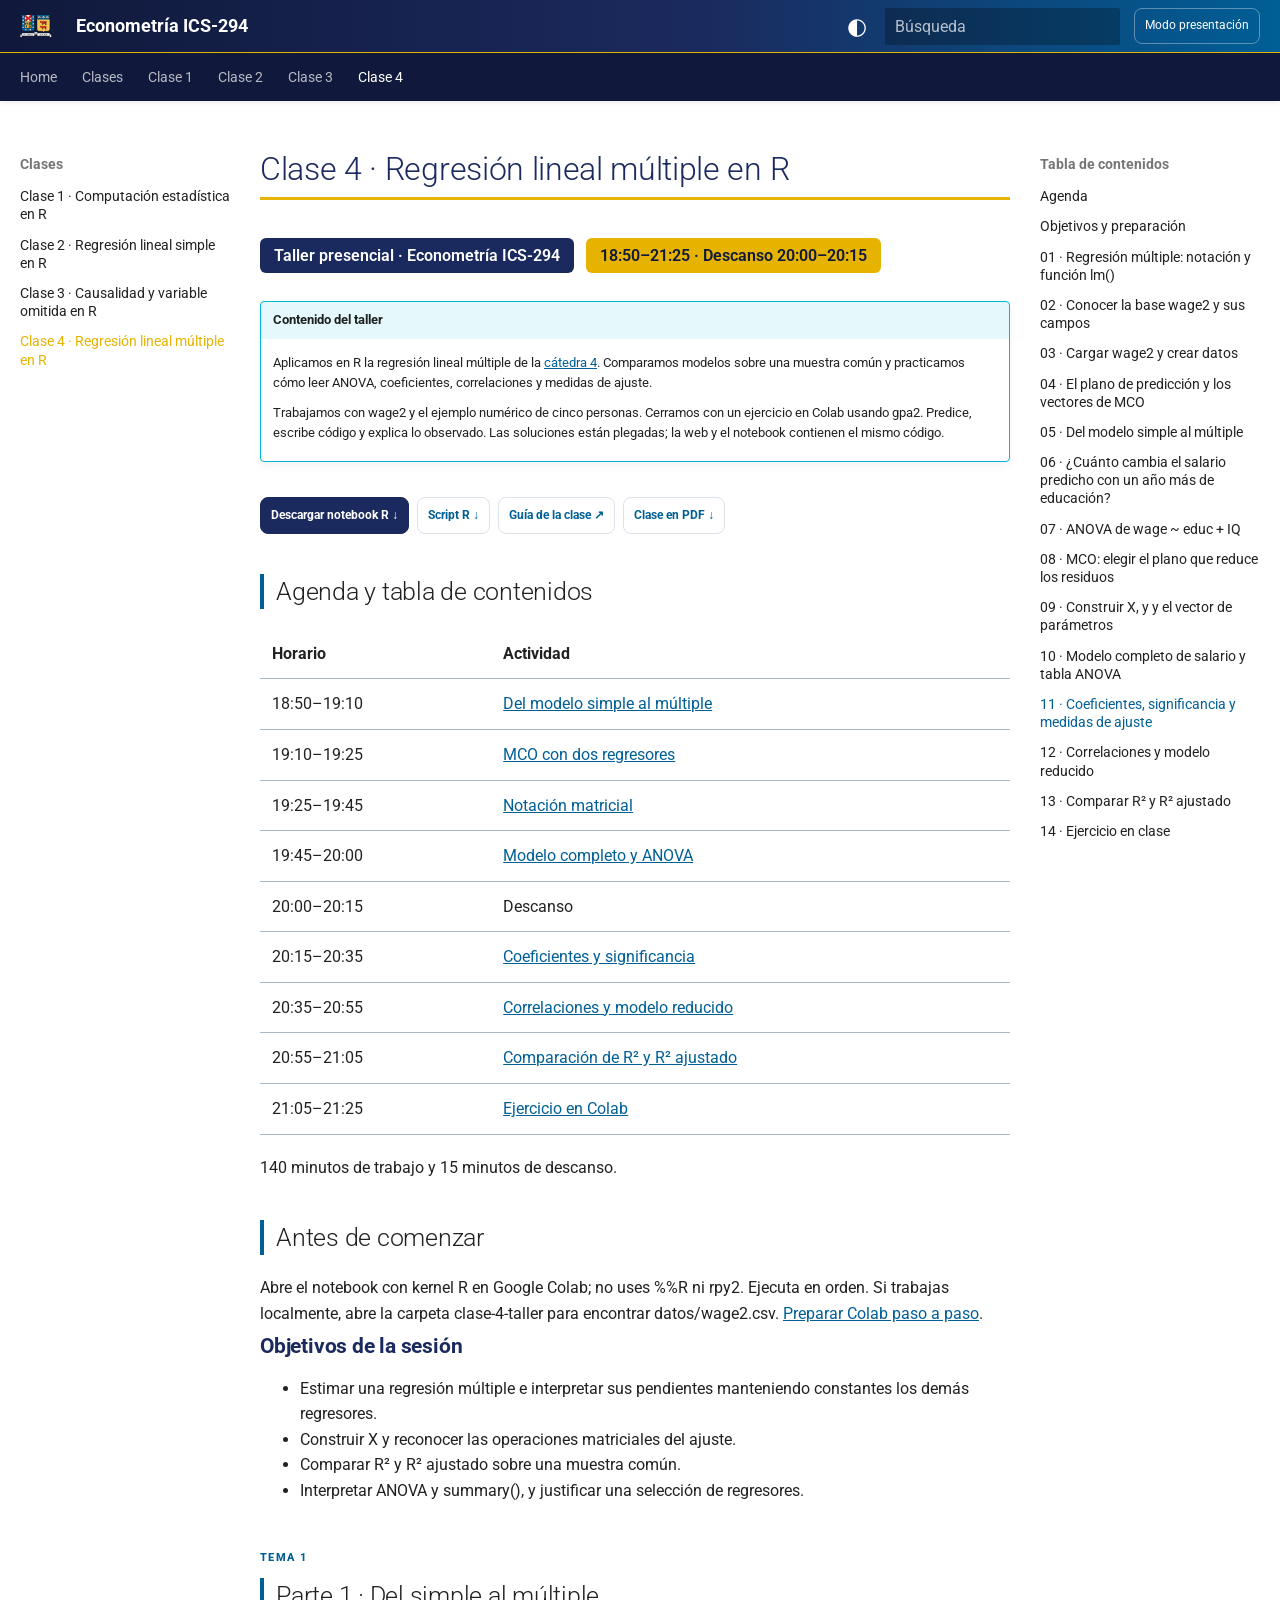
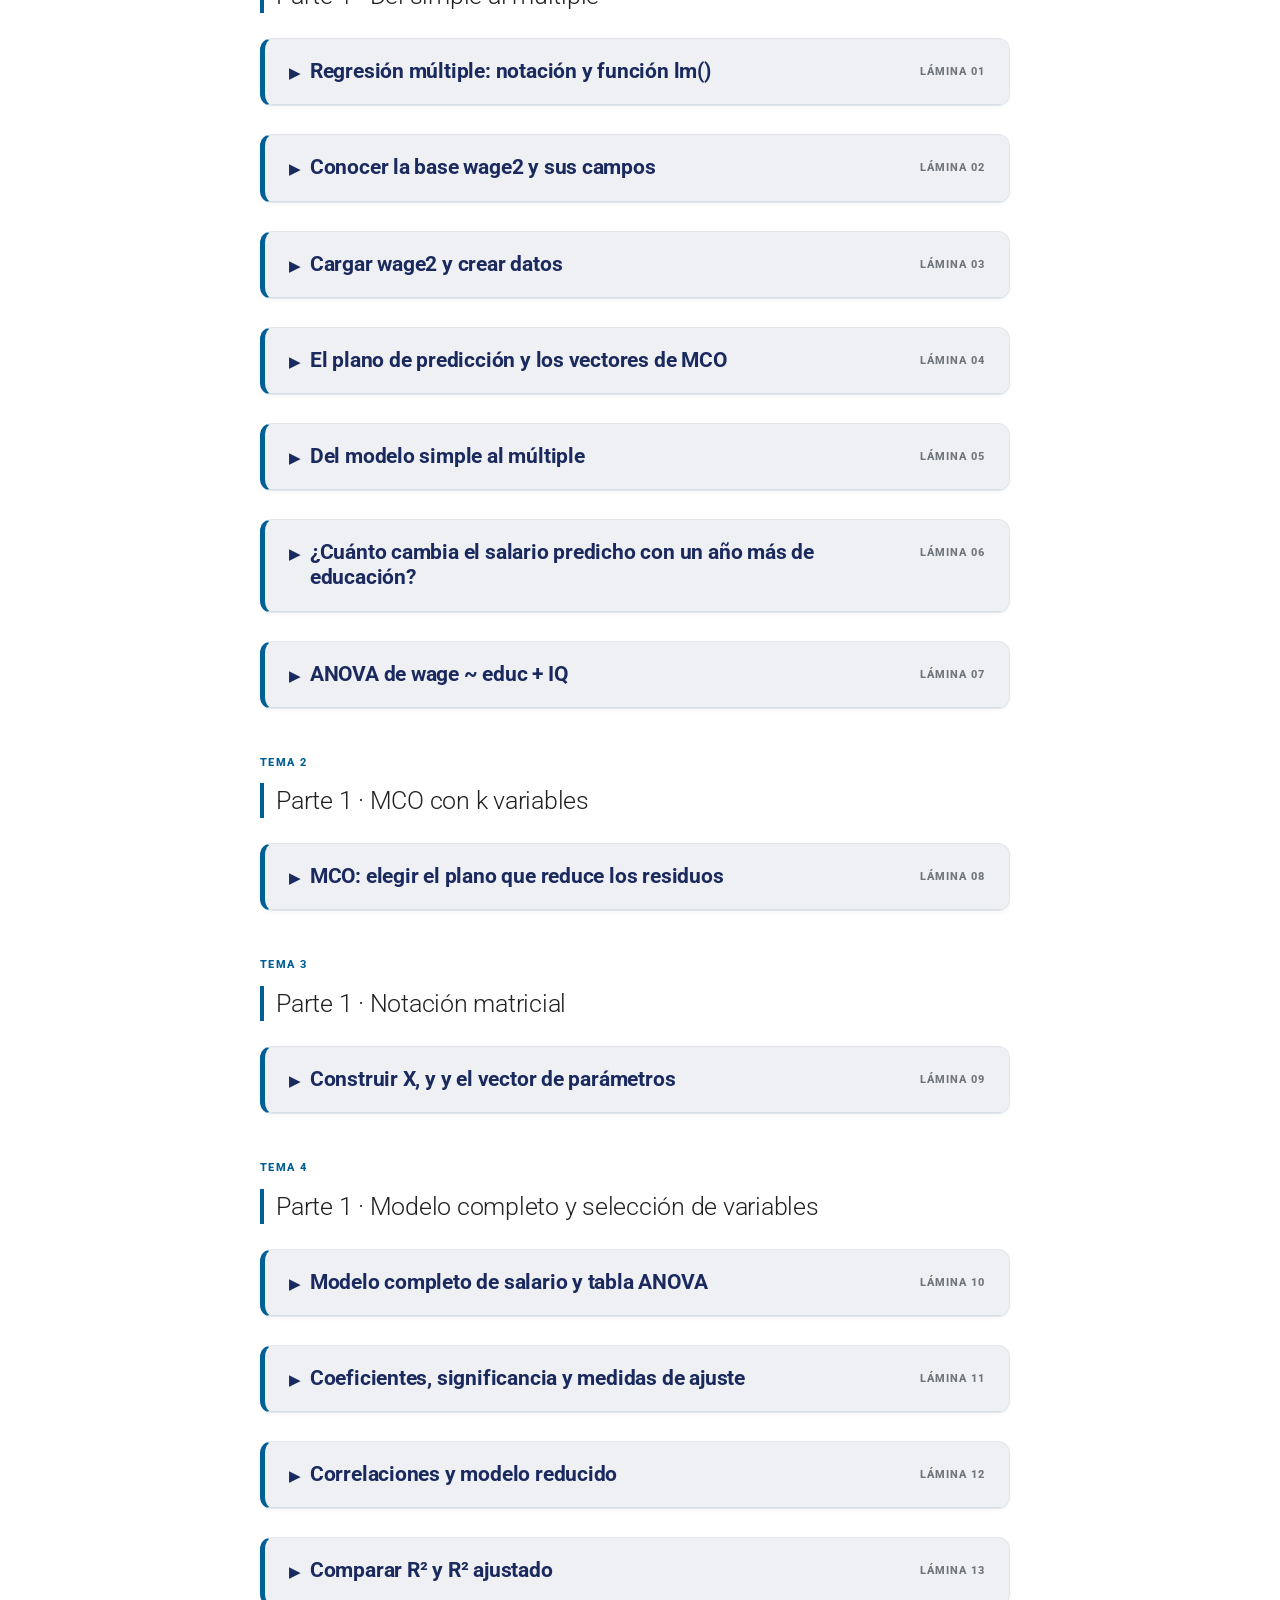
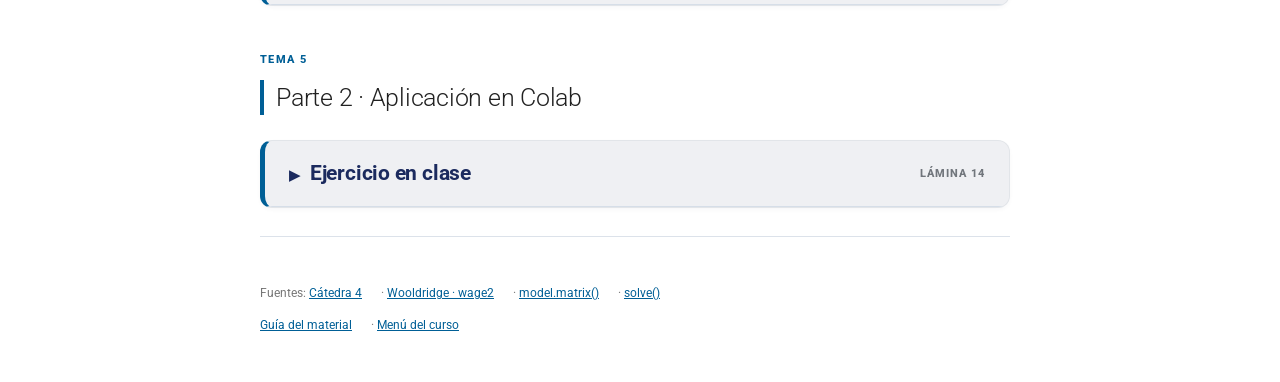
<file: clase-4-taller/index.html>
<!doctype html><html lang="es"><head><meta charset="utf-8"><meta name="viewport" content="width=device-width,initial-scale=1"><meta name="description" content="Taller 4: regresión múltiple, matrices, selección de variables y R² ajustado. Código R y notebook sincronizados."><title>Clase 4 · Regresión lineal múltiple en R · UTFSM</title><style>
:root{--ink:#202f62;--accent:#006c9f;--paper:#fff;--muted:#647084;--line:#dce2ea;--wash:#eaf0f6;--bg:#f8fafc}*{box-sizing:border-box}html{scroll-behavior:smooth;scroll-padding-top:110px}body{margin:0;background:var(--bg);color:#242a32;font-family:-apple-system,BlinkMacSystemFont,"Segoe UI",sans-serif;font-size:18px;line-height:1.7}a{color:var(--accent)}button,summary{cursor:pointer}button,a,summary{touch-action:manipulation}button:focus-visible,a:focus-visible,summary:focus-visible{outline:3px solid #d79019;outline-offset:4px}.skip{position:absolute;left:10px;top:-100px}.skip:focus{top:5px;background:white;z-index:20}.topbar{position:sticky;top:0;z-index:5;background:#fff;border-bottom:1px solid var(--line);padding:16px max(24px,calc((100vw - 1180px)/2));display:flex;align-items:center;justify-content:space-between;gap:20px}.brand{font-size:15px;letter-spacing:.03em;color:var(--ink);font-weight:750;text-decoration:none}.topbar button{border:1px solid var(--line);border-radius:8px;background:white;padding:10px 14px;color:var(--ink);font:inherit;font-size:14px}.hero,.content{max-width:1180px;margin:auto;padding:52px 28px}.hero{padding-bottom:26px}.eyebrow{color:var(--accent);font-size:13px;font-weight:800;letter-spacing:.12em;text-transform:uppercase;margin:0 0 12px}h1,h2,h3{color:var(--ink);line-height:1.2}h1{font-size:clamp(36px,5vw,60px);letter-spacing:-.045em;max-width:850px;margin:0 0 22px}h2{font-size:34px;letter-spacing:-.025em}h3{font-size:clamp(23px,2.6vw,32px);margin:0;letter-spacing:-.02em}h4{font-size:16px;color:var(--ink);margin:24px 0 8px}.lead{font-size:21px;max-width:830px;color:#536074}.chips,.downloads,.toc{display:flex;flex-wrap:wrap;gap:10px}.chips span{font-size:13px;border:1px solid var(--line);padding:5px 12px;border-radius:30px;background:#fff;color:var(--ink)}.downloads{margin:24px 0}.downloads a{border-radius:8px;padding:10px 16px;font-size:14px;font-weight:700;border:1px solid var(--line);background:white;text-decoration:none}.downloads a:first-child{background:var(--ink);color:white;border-color:var(--ink)}.toc{padding:18px 0;border-top:1px solid var(--line);border-bottom:1px solid var(--line);margin-top:32px}.toc a{text-decoration:none;font-weight:650;font-size:14px;margin-right:14px}.content{padding-top:0}.brief{background:#fff;border:1px solid var(--line);border-radius:14px;padding:22px 28px;margin:24px 0}.brief h2{font-size:23px}.brief p{margin:8px 0}.brief summary{font-weight:700;color:var(--ink)}.schedule{width:100%;border-collapse:collapse;font-size:15px}.schedule td,.schedule th{text-align:left;border-bottom:1px solid var(--line);padding:10px}.schedule th{color:var(--ink)}.chapter-intro{margin:64px 0 30px}.chapter-intro h2{margin:10px 0 16px}.chapter-intro p:last-child{color:var(--muted)}.slide{background:var(--paper);border:1px solid #e2e5e9;border-left:7px solid var(--accent);border-radius:18px;overflow:hidden;margin:0 0 36px;box-shadow:0 2px 4px #17264b08;scroll-margin-top:100px}.slide-head{background:var(--wash);border-bottom:1px solid #d6dee8;display:flex;align-items:flex-start;justify-content:space-between;gap:25px;padding:27px 34px}.number{color:#71767c;letter-spacing:.09em;font-size:13px;font-weight:800;white-space:nowrap;padding-top:7px}.slide-body{padding:28px 34px 24px}.meta{display:flex;flex-wrap:wrap;gap:8px;font-size:12px;color:var(--muted)}.meta span+span:before{content:"·";margin-right:8px}.question{font-size:24px;color:var(--ink);font-weight:650;line-height:1.4;margin:26px 0}.prompt{padding:14px 18px;background:#f4f8fb;border-radius:8px;border:1px solid #e3ecf2}.prompt strong{color:var(--accent);font-size:13px;text-transform:uppercase;letter-spacing:.05em}.prompt p{margin:4px 0}.data-note,.execution-note{color:var(--muted);font-size:13px}.solution,.check{margin-top:22px;border:1px solid var(--line);border-radius:10px;overflow:hidden}.solution summary,.check summary{padding:13px 18px;background:#f7f9fc;font-weight:700;color:var(--ink);font-size:15px}.solution summary span{float:right}.solution-body{padding:18px}.code-head{display:flex;justify-content:space-between;align-items:center;color:var(--muted);font-size:12px}.copy{background:white;border:1px solid var(--line);border-radius:5px;padding:6px 10px;color:var(--ink)}pre{overflow:auto;padding:20px;background:#15243a;color:#e4effa;border-radius:8px;line-height:1.65;font-size:14px;tab-size:2}code{font-family:ui-monospace,SFMono-Regular,Consolas,monospace}.notice{border-left:3px solid #ce983d;background:#fff9ec;padding:12px 18px}.notice p{margin:4px 0}.check p{padding:0 18px}.anchor{display:inline-block;margin-top:20px;font-size:12px;text-decoration:none;color:var(--muted)}.footer{border-top:1px solid var(--line);padding:35px 0;font-size:14px;color:var(--muted)}.footer a{margin-right:16px}.present-controls{display:none}.presenting .hero,.presenting .brief,.presenting .chapter-intro,.presenting .footer,.presenting .closure{display:none}.presenting .slide{display:none}.presenting .slide.active{display:block;min-height:65vh;margin-top:30px}.presenting .chapter{margin:0}.presenting .content{padding-bottom:90px}.presenting .present-controls{display:flex;position:fixed;bottom:0;left:0;right:0;background:white;padding:14px 24px;border-top:1px solid var(--line);justify-content:center;align-items:center;gap:18px;z-index:10}.present-controls button{font:inherit;font-size:14px;border:1px solid var(--line);border-radius:7px;background:#fff;padding:10px 16px}.counter{font-size:14px;color:var(--ink)}@media(max-width:700px){body{font-size:16px}.hero,.content{padding-left:16px;padding-right:16px}.slide-head{padding:20px;gap:14px;flex-direction:column}.slide-body{padding:20px}.question{font-size:21px}.brief{padding:18px}.number{padding-top:0}pre{font-size:12px}.topbar{padding:12px 16px}.schedule{font-size:13px}.lead{font-size:18px}}@media print{.topbar,.toc,.downloads,.copy,.present-controls,.anchor{display:none!important}.slide{break-inside:avoid;box-shadow:none}.hero,.content{max-width:none;padding:10px}.solution-body{display:block}body{background:white;font-size:12px}.slide-head h3{font-size:20px}}

.lab{overflow:hidden}.lab-controls{margin-bottom:18px}.lab-controls button{font:inherit;font-size:15px}.lab-controls button:focus-visible,.quiz button:focus-visible{outline:3px solid #D6A600;outline-offset:3px}.lab svg text{fill:currentColor;font-size:13px}.lab-result{background:var(--wash);border-left:4px solid #D6A600;padding:14px 18px;line-height:1.6}.lab-note{font-size:14px;color:var(--muted)}.potential-wrap{overflow:auto}.potential-table{width:100%;border-collapse:collapse;font-size:15px}.potential-table th,.potential-table td{padding:10px;text-align:right;border-bottom:1px solid #b8c8d8;white-space:nowrap}.potential-table th:first-child,.potential-table td:first-child{text-align:left}.potential-table thead{background:#1b2a5e;color:white}.counterfactual{color:#8c6500;font-weight:700;background:#fff4cf}.metric-grid{display:flex;flex-wrap:wrap;gap:12px;margin:16px 0}.metric{flex:1;min-width:130px;border:1px solid #b8c8d8;border-radius:8px;padding:12px;background:var(--paper)}.metric strong{display:block;font-size:25px;color:var(--ink)}.animated-dot{transition:transform .7s ease,fill .4s ease}.quiz{margin:24px 0;border-top:2px solid #D6A600}.quiz button{display:block;margin:10px 0;padding:12px 16px;width:100%;text-align:left;background:var(--wash);color:var(--ink);border:1px solid #b8c8d8;border-radius:7px;font:inherit;font-size:16px}.quiz button[aria-pressed="true"]{border:2px solid #005E90}.quiz-feedback{padding:12px;background:var(--wash)}.quiz-feedback:empty{display:none}.r-outputs pre{max-height:450px}.slide-body[hidden]{display:none!important}.source-note{font-size:14px}.lab svg{color:var(--ink)}@media(prefers-reduced-motion:reduce){.animated-dot{transition:none}}@media(max-width:700px){.lab{padding:10px}.lab svg text{font-size:14px}.metric strong{font-size:21px}.lab-controls{gap:6px}.lab-controls button{padding:8px;font-size:14px}.agenda{font-size:14px}.agenda td{padding:8px}}

.math-inline{font-family:Cambria,"Times New Roman",serif;white-space:nowrap;font-size:1.12em}.math-inline sup{font-size:.72em}.purpose,.definition{padding:14px 18px;margin:16px 0;background:var(--wash);border-left:4px solid #005E90;border-radius:6px}.purpose{border-left-color:#D6A600}.purpose h4,.definition h4{margin-top:0}.board-work{margin:24px 0;padding:18px;border:1px solid #b8c8d8;border-radius:10px}.board-work h4{margin-top:0}.board-line{overflow-x:auto;padding:12px 0;border-top:1px solid #dce2ea}.board-line p{font-weight:600;margin:0 0 12px}.board-line math{font-size:1.35em;margin:12px auto;min-width:max-content}.worked-explanation h4{font-size:18px}.step-description>p{margin-bottom:6px}.step-description .solution-body{padding:8px 0 16px}.step-description pre{max-height:500px}.potential-table caption{text-align:left;font-weight:700;padding:12px 0;color:var(--ink)}.potential-table small{display:block;font-weight:400}.slide-body code{overflow-wrap:anywhere}@media(max-width:700px){.board-line math{font-size:1.1em}.board-work{padding:12px}}

.reflection{border:2px solid #D6A600;border-radius:10px;padding:16px 20px;margin:24px 0;background:var(--wash)}.reflection h4{margin-top:0}.reflection li{margin:10px 0}.answer-reveal{margin:24px 0;border:2px solid #005E90;border-radius:12px;overflow:hidden}.answer-reveal>summary{font-size:18px;font-weight:700;padding:16px 20px;background:var(--wash);color:var(--ink)}.answer-content{padding:16px}.age-controls,.model-controls{display:flex;flex-wrap:wrap;gap:8px;margin-bottom:8px}.age-legend{display:flex;flex-wrap:wrap;gap:14px;font-size:14px;margin:12px 0}.age-legend span:before{content:"";display:inline-block;width:12px;height:12px;border-radius:50%;margin-right:5px;background:var(--dot)}.age-data{margin-top:20px}.age-data .potential-table{font-size:14px}.age-data>button,.case-reveal{font:inherit;font-size:15px;padding:9px 14px;border:1px solid #005E90;border-radius:6px;color:var(--ink);background:var(--wash);margin-top:12px}.age-data caption{font-weight:500}.case-prompt{padding:14px;border-left:4px solid #D6A600;background:var(--wash);margin:12px 0}.age-metrics{font-size:14px;line-height:1.8;padding:12px 16px;background:var(--wash)}.case-reveal{font-weight:700}.reflection strong{color:var(--ink)}@media(max-width:700px){.answer-content{padding:10px}.age-data{max-width:100%}}

.cf-focus{box-shadow:inset 0 0 0 2px #b98400}.table-legend{font-size:14px;border-left:4px solid #D6A600;padding:10px 14px;background:var(--wash)}.effect-cell{font-weight:700}.case-equations{overflow-x:auto;padding:10px 0}.case-equations math,.fit-reminder math{font-size:1.15em;min-width:max-content;margin:12px auto}.case-explanation{border-left:4px solid #D6A600;background:var(--wash);padding:12px 16px;margin:10px 0 18px}.case-explanation h4{margin:0 0 8px}.case-explanation p{margin:0}.fit-reminder{margin:14px 0}.fit-equation{padding:10px;border-left:4px solid #005E90}.fit-equation.short{border-left-color:#D6A600}.fit-equation p{font-size:14px;margin:0;font-weight:600}.fit-reminder .board-line{padding:8px 0}

.lab {border:1px solid #b8c8d8;border-radius:12px;padding:16px;margin:20px 0;background:var(--paper,transparent)}
@keyframes trazar {from {stroke-dashoffset:1000} to {stroke-dashoffset:0}} .fitted-line {stroke-dasharray:1000;animation:trazar 1.2s ease-out both} @media (prefers-reduced-motion:reduce) {.fitted-line {animation:none}} .lab svg {width:100%;height:auto;display:block} .lab-controls {display:flex;flex-wrap:wrap;gap:10px;align-items:center} .lab-controls button {padding:10px;border:1px solid #005e90;border-radius:6px;cursor:pointer;background:#1b2a5e;color:white} .lab-controls button[aria-pressed="true"] {background:#d6a600;color:#111} .lab-controls label {display:flex;gap:6px;align-items:center} .lab-result {font-variant-numeric:tabular-nums} .agenda {border-collapse:collapse;width:100%;margin:20px 0} .agenda td,.agenda th {text-align:left;padding:12px;border-bottom:1px solid #aab6c6} .reading {border-left:4px solid #d6a600;padding:4px 16px;margin:16px 0}

.explanations {margin:24px 0} .code-explorer {display:grid;gap:12px} .code-step {border:1px solid #b8c8d8;border-radius:10px;overflow:hidden} .explain-toggle {width:100%;display:flex;align-items:center;gap:12px;text-align:left;padding:16px;border:0;background:#edf2f7;color:#1b2a5e;cursor:pointer;font-size:15px} .explain-toggle:hover {background:#e0e9f3} .explain-toggle:focus-visible {outline:3px solid #d6a600;outline-offset:-3px} .explain-toggle[aria-expanded="true"] {background:#1b2a5e;color:white} .explain-toggle code {white-space:normal;overflow-wrap:anywhere;background:transparent;color:inherit;flex:1;padding:0} .step-badge {display:inline-grid;place-items:center;min-width:34px;height:34px;border-radius:50%;background:#d6a600;color:#15234b;font-weight:700} .step-symbol {font-size:24px} .step-description {padding:6px 20px;border-left:4px solid #d6a600;animation:abrir-paso .2s ease-out} .step-description[hidden] {display:none} @keyframes abrir-paso {from {opacity:0;transform:translateY(-4px)} to {opacity:1;transform:translateY(0)}} @media(prefers-reduced-motion:reduce) {.step-description {animation:none}} html[data-theme="dark"] .explain-toggle:not([aria-expanded="true"]) {background:#202c44;color:#eef3fa}

.anova-section {margin:28px 0} .anova-equation {font-size:1.2em;font-weight:700;color:#005e90} .anova-scroll {overflow-x:auto;margin:20px 0;border:1px solid #b8c8d8;border-radius:10px} .anova-table {border-collapse:collapse;width:100%;font-size:14px;font-variant-numeric:tabular-nums} .anova-table caption {text-align:left;padding:14px;background:#edf2f7;color:#1b2a5e;font-weight:700} .anova-table th,.anova-table td {padding:12px 10px;border-bottom:1px solid #b8c8d8;text-align:right} .anova-table td {white-space:nowrap} .anova-table th:first-child {text-align:left;min-width:185px} .anova-table thead {background:#1b2a5e;color:white} .anova-table tbody tr:last-child {border-top:2px solid #d6a600;font-weight:700} .anova-table tbody tr:hover {background:rgba(0,94,144,.08)}

.formula{overflow-x:auto;padding:20px;background:#f1f5fa;color:#1b2a5e;font-size:1.15em;margin:20px 0}.step{border:1px solid #b8c8d8;border-radius:9px;margin:12px 0;overflow:hidden}.step summary{padding:15px;background:#edf2f7;color:#1b2a5e;font-weight:600;overflow-wrap:anywhere}.step[open] summary{background:#1b2a5e;color:white}.step p{padding:0 18px}.lab{border:1px solid #b8c8d8;border-radius:12px;padding:18px;margin:22px 0;overflow:hidden}.lab svg{width:100%;height:auto;display:block}.controls{display:flex;flex-wrap:wrap;gap:12px;align-items:center;margin:12px 0}.controls label{display:flex;flex-wrap:wrap;gap:8px;align-items:center}.controls button,.matrix-button,.stage-button{font:inherit;padding:9px 12px;border:1px solid #005f96;background:#1b2a5e;color:white;border-radius:6px;cursor:pointer}.controls button[aria-pressed=true],.stage-button[aria-pressed=true]{background:#e5b300;color:#10193b}.lab input[type=range]{width:160px;accent-color:#005f96}.result{padding:12px;border-left:4px solid #e5b300;background:#f3f6fa;color:#1b2a5e;font-variant-numeric:tabular-nums}.table-wrap{overflow-x:auto}.lab table{width:100%;border-collapse:collapse;font-size:14px;font-variant-numeric:tabular-nums}.lab th,.lab td{padding:9px;border-bottom:1px solid #b8c8d8;text-align:right}.lab th:first-child,.lab td:first-child{text-align:left}.lab thead{background:#1b2a5e;color:white}.lab tr.selected{background:#fff0b3;color:#10193b}.lab td.selected{background:#e5b300;color:#10193b}.lab td.removed{background:#fbe2de;color:#782a2a;text-decoration:line-through}.lab table button{background:transparent;color:inherit;border:0;cursor:pointer;font:inherit;width:100%;padding:5px}.lab table button:focus-visible{outline:3px solid #005f96}.reading{border-left:4px solid #d6a600;padding:4px 16px;margin:16px 0}.legend{font-size:14px;color:#536074}.bar-animated{animation:appear .5s ease-out}.residual-line{animation:appear .7s ease-out}@keyframes appear{from{opacity:0}to{opacity:1}}@media(prefers-reduced-motion:reduce){.bar-animated,.residual-line{animation:none}}body.dark .step summary,body.dark .result,body.dark .formula{background:#253452;color:#f1f4fa}body.dark .lab tr.selected{color:#10193b}@media(max-width:600px){.lab{padding:10px}.lab th,.lab td{padding:5px;font-size:12px}.controls label{width:100%}.formula{font-size:1em}}@media print{.step-description{display:block}.lab{break-inside:avoid}.step{break-inside:avoid}}
</style><link rel="stylesheet" href="../identidad-utfsm.css"><link href="https://fonts.googleapis.com/css2?family=Roboto:wght@300;400;500;600;700&display=swap" rel="stylesheet"></head><body><a class="skip" href="#contenido">Saltar al contenido</a><header class="topbar"><div class="header-inner"><a class="brand" href="#inicio"><img src="../Logo_UTFSM.png" width="36" height="36" alt="Escudo de la Universidad Técnica Federico Santa María"><span>Econometría ICS-294</span></a><div class="header-actions"><button id="theme-toggle" class="theme-toggle" type="button" aria-label="Cambiar a modo oscuro" aria-pressed="false">◐</button><div class="search-wrap"><label class="search-label" for="class-search"><input id="class-search" type="search" placeholder="Búsqueda" aria-label="Buscar en las láminas" aria-controls="search-results" autocomplete="off"></label><div id="search-results" role="region" aria-label="Resultados de búsqueda" hidden></div></div><button id="present" type="button" aria-pressed="false">Modo presentación</button></div></div><nav class="header-tabs" aria-label="Navegación principal"><div><a href="../">Home</a><a href="../#clases">Clases</a><a href="../clase-1-taller/">Clase 1</a><a href="../clase-2-taller/">Clase 2</a><a href="../clase-3-taller/">Clase 3</a><a href="#inicio" aria-current="page">Clase 4</a></div></nav></header>
<div class="page-layout"><aside class="class-sidebar"><nav aria-label="Clases"><p class="sidebar-title">Clases</p><a href="../clase-1-taller/">Clase 1 · Computación estadística en R</a><a href="../clase-2-taller/">Clase 2 · Regresión lineal simple en R</a><a href="../clase-3-taller/">Clase 3 · Causalidad y variable omitida en R</a><a href="#inicio" class="current" aria-current="page">Clase 4 · Regresión lineal múltiple en R</a></nav></aside><main id="contenido"><div class="hero" id="inicio"><h1>Clase 4 · Regresión lineal múltiple en R</h1><div class="session-meta"><span>Taller presencial · Econometría ICS-294</span><span class="tag-gold">18:50–21:25 · Descanso 20:00–20:15</span></div><section class="official-info"><h2>Contenido del taller</h2><div><p>Aplicamos en R la regresión lineal múltiple de la <a href="https://hizocar.github.io/econometria-usm/clases/clase4/">cátedra 4</a>. Comparamos modelos sobre una muestra común y practicamos cómo leer ANOVA, coeficientes, correlaciones y medidas de ajuste.</p><p>Trabajamos con wage2 y el ejemplo numérico de cinco personas. Cerramos con un ejercicio en Colab usando gpa2. Predice, escribe código y explica lo observado. Las soluciones están plegadas; la web y el notebook contienen el mismo código.</p></div></section><div class="downloads"><a href="clase-taller-4.ipynb" download>Descargar notebook R ↓</a><a href="clase-taller-4.R" download>Script R ↓</a><a href="guia-docente-taller-4.md">Guía de la clase ↗</a><a href="contenido-clase-4-taller.pdf" download>Clase en PDF ↓</a></div></div><div class="content"><section id="agenda"><h2>Agenda y tabla de contenidos</h2><table class="agenda"><thead><tr><th>Horario</th><th>Actividad</th></tr></thead><tbody><tr><td>18:50–19:10</td><td><a href="#C4-01">Del modelo simple al múltiple</a></td></tr><tr><td>19:10–19:25</td><td><a href="#C4-08">MCO con dos regresores</a></td></tr><tr><td>19:25–19:45</td><td><a href="#C4-09">Notación matricial</a></td></tr><tr><td>19:45–20:00</td><td><a href="#C4-10">Modelo completo y ANOVA</a></td></tr><tr><td>20:00–20:15</td><td>Descanso</td></tr><tr><td>20:15–20:35</td><td><a href="#C4-11">Coeficientes y significancia</a></td></tr><tr><td>20:35–20:55</td><td><a href="#C4-12">Correlaciones y modelo reducido</a></td></tr><tr><td>20:55–21:05</td><td><a href="#C4-13">Comparación de R² y R² ajustado</a></td></tr><tr><td>21:05–21:25</td><td><a href="#C4-14">Ejercicio en Colab</a></td></tr></tbody></table><p>140 minutos de trabajo y 15 minutos de descanso.</p></section><section id="objetivos" class="brief"><h2>Antes de comenzar</h2><p>Abre el notebook con kernel R en Google Colab; no uses %%R ni rpy2. Ejecuta en orden. Si trabajas localmente, abre la carpeta clase-4-taller para encontrar datos/wage2.csv. <a href="../clase-1-taller/#preparar-colab">Preparar Colab paso a paso</a>.</p><h3>Objetivos de la sesión</h3><ul><li>Estimar una regresión múltiple e interpretar sus pendientes manteniendo constantes los demás regresores.</li><li>Construir X y reconocer las operaciones matriciales del ajuste.</li><li>Comparar R² y R² ajustado sobre una muestra común.</li><li>Interpretar ANOVA y summary(), y justificar una selección de regresores.</li></ul></section><section id="tema1"><div class="chapter-intro"><p class="eyebrow">Tema 1</p><h2>Parte 1 · Del simple al múltiple</h2></div><article class="slide" id="C4-01" data-title="Regresión múltiple: notación y función lm()"><header class="slide-head"><h3><button class="slide-toggle" type="button" aria-expanded="false" aria-controls="body-C4-01"><span class="slide-chevron" aria-hidden="true">▶</span><span>Regresión múltiple: notación y función lm()</span></button></h3><span class="number">LÁMINA 01</span></header><div class="slide-body" id="body-C4-01" hidden><p class="data-note">Tema 1 · Cátedra 4 · Aplicación en R</p><p>El modelo ajustado se escribe Ŷ = Xβ̂: Ŷ contiene las predicciones y β̂ los coeficientes estimados. X contiene los valores observados de los regresores y no lleva acento. Para una observación i, sumamos los p términos de esa fila. Aquí p = k + 1 incluye el intercepto, con Xᵢ₁ = 1; j recorre los parámetros e i identifica la observación.</p><div class="formula"><math display="block"><mtable><mtr><mtd><mover><mi>Y</mi><mo>^</mo></mover><mo>=</mo><mi>X</mi><mover><mi>β</mi><mo>^</mo></mover></mtd></mtr><mtr><mtd><msub><mover><mi>Y</mi><mo>^</mo></mover><mi>i</mi></msub><mo>=</mo><munderover><mo>∑</mo><mrow><mi>j</mi><mo>=</mo><mn>1</mn></mrow><mi>p</mi></munderover><msub><mover><mi>β</mi><mo>^</mo></mover><mi>j</mi></msub><msub><mi>X</mi><mi>ij</mi></msub></mtd></mtr></mtable></math></div><h4>En R · Tu turno</h4><p>Ejecuta las instrucciones en el notebook y compara tu resultado con la salida de referencia.</p><h4>El código, paso a paso</h4><div class="code-explorer"><details class="step"><summary><code>demo &lt;- data.frame(y = c(...), x1 = c(...), x2 = c(...))</code></summary><p>c() reúne valores en un vector. data.frame() coloca los vectores en columnas con nombre. Cada posición corresponde a la misma observación en las tres columnas. La flecha &lt;- guarda la tabla bajo el nombre demo.</p></details><details class="step"><summary><code>print(coef(modelo_demo))</code></summary><p>R evalúa primero coef(modelo_demo) y luego print() muestra el resultado. La llamada interior obtiene los coeficientes y la exterior los imprime.</p></details><details class="step"><summary><code>lm(formula, data, subset, weights, na.action, method = &quot;qr&quot;, ...)</code></summary><p>Es una referencia de argumentos, no una llamada lista para ejecutar. Normalmente basta con formula y data. method = &quot;qr&quot; usa descomposición QR.</p></details><details class="step"><summary><code>formula: y ~ x1 + x2</code></summary><p>y es la respuesta; x1 y x2 son regresores. + incorpora columnas al modelo. El intercepto se incluye por defecto; y ~ x1 + x2 - 1 lo elimina.</p></details><details class="step"><summary><code>data = demo</code></summary><p>Indica el data frame que contiene las variables. Es recomendable para que R no tome por accidente variables del entorno.</p></details><details class="step"><summary><code>subset = condición</code></summary><p>Opcional: selecciona las filas a utilizar antes del ajuste, por ejemplo subset = x1 &gt;= 2. Cambiar la muestra cambia la comparación.</p></details><details class="step"><summary><code>na.action = na.exclude</code></summary><p>Gestiona filas incompletas. na.omit las excluye; na.exclude también, pero reinserta NA en residuos y predicciones sobre los datos originales. Sin especificarlo se consulta getOption(&quot;na.action&quot;). Aquí no hay faltantes.</p></details><details class="step"><summary><code>weights = vector_de_pesos</code></summary><p>Opcional: ajusta por mínimos cuadrados ponderados. No se necesita para los ejemplos MCO sin ponderación de este taller.</p></details><details class="step"><summary><code>coef(modelo_demo) y fitted(modelo_demo)</code></summary><p>coef extrae β̂, con un nombre por parámetro. fitted devuelve Ŷ para las observaciones del ajuste. En cada fila usa los valores de x1 y x2 junto con los coeficientes ya estimados.</p></details></div><details class="solution"><summary>Ver código completo en R</summary><div class="solution-body"><div class="code-head"><span>R · Ejecutar en orden</span><button class="copy" type="button">Copiar código</button></div><pre><code>demo &lt;- data.frame(y = c(4, 6, 7, 9, 8, 11),
                   x1 = c(1, 2, 3, 4, 2, 5),
                   x2 = c(2, 1, 3, 2, 4, 3))
modelo_demo &lt;- lm(y ~ x1 + x2, data = demo, na.action = na.exclude)
print(coef(modelo_demo))
print(fitted(modelo_demo))</code></pre></div></details><div class="reading"><h4>Cómo leer el resultado</h4><p>La fórmula con acentos representa el ajuste, no la respuesta observada exacta: Y = Ŷ + û. Usamos β̂₁ para el intercepto en la suma indexada desde j = 1; en la convención habitual que comienza en cero se llama β̂₀. lm() incluye intercepto por defecto. Este ejemplo usa seis observaciones simuladas solo para reconocer la sintaxis.</p></div><details class="solution"><summary>Ver resultados de referencia en R</summary><div class="solution-body"><pre><code>(Intercept)          x1          x2
  1.9040698   1.4389535   0.6075581
        1         2         3         4         5         6
 4.558140  5.389535  8.043605  8.875000  7.212209 10.921512 </code></pre></div></details><details class="solution"><summary>Comprueba lo aprendido</summary><div class="solution-body"><p>¿Por qué X no lleva acento y por qué la suma usa j?</p><details><summary>Mostrar respuesta</summary><p>X reúne los regresores observados; estimamos β y calculamos Ŷ. El índice i fija la observación y j recorre las p columnas de esa fila.</p></details></div></details><p class="data-note"><a href="#C4-01">Enlace a esta lámina ↗</a></p></div></article><article class="slide" id="C4-02" data-title="Conocer la base wage2 y sus campos"><header class="slide-head"><h3><button class="slide-toggle" type="button" aria-expanded="false" aria-controls="body-C4-02"><span class="slide-chevron" aria-hidden="true">▶</span><span>Conocer la base wage2 y sus campos</span></button></h3><span class="number">LÁMINA 02</span></header><div class="slide-body" id="body-C4-02" hidden><p class="data-note">Tema 1 · Cátedra 4 · Aplicación en R</p><p>wage2 es una base de corte transversal del paquete wooldridge con 935 observaciones y 17 campos. Cada fila representa a un trabajador observado en 1980. En el taller usaremos el salario mensual como respuesta y la educación y el IQ como regresores.</p><div class="table-wrap"><table class="agenda"><thead><tr><th>Campo</th><th>Significado</th></tr></thead><tbody><tr><th scope="row"><code>wage</code></th><td>Salario mensual en dólares. Variable respuesta.</td></tr><tr><th scope="row"><code>educ</code></th><td>Años de educación. Regresor.</td></tr><tr><th scope="row"><code>IQ</code></th><td>Puntaje de coeficiente intelectual. Regresor.</td></tr><tr><th scope="row"><code>hours</code></th><td>Promedio de horas trabajadas por semana.</td></tr><tr><th scope="row"><code>KWW</code></th><td>Puntaje en una prueba de conocimientos sobre el mundo laboral.</td></tr><tr><th scope="row"><code>exper</code></th><td>Años de experiencia laboral.</td></tr><tr><th scope="row"><code>tenure</code></th><td>Años con el empleador actual.</td></tr><tr><th scope="row"><code>age</code></th><td>Edad en años.</td></tr><tr><th scope="row"><code>married</code></th><td>Indicador de estado civil. Vale 1 si está casado.</td></tr><tr><th scope="row"><code>black</code></th><td>Indicador racial en el registro. Vale 1 para personas negras.</td></tr><tr><th scope="row"><code>south</code></th><td>Indicador de residencia en el sur de Estados Unidos.</td></tr><tr><th scope="row"><code>urban</code></th><td>Indicador de residencia en un área metropolitana estadística (SMSA).</td></tr><tr><th scope="row"><code>sibs</code></th><td>Número de hermanos.</td></tr><tr><th scope="row"><code>brthord</code></th><td>Orden de nacimiento entre los hermanos.</td></tr><tr><th scope="row"><code>meduc</code></th><td>Educación de la madre.</td></tr><tr><th scope="row"><code>feduc</code></th><td>Educación del padre.</td></tr><tr><th scope="row"><code>lwage</code></th><td>Logaritmo natural del salario mensual.</td></tr></tbody></table></div><p><a href="https://justinmshea.github.io/wooldridge/reference/wage2.html">Documentación del conjunto de datos</a></p><div class="reading"><h4>Cómo leer el resultado</h4><p>En la lámina 3 cargaremos las 17 columnas en original y crearemos datos con las tres columnas del modelo. Cada regresión de wage2 del taller parte de esa tabla de trabajo.</p></div><details class="solution"><summary>Comprueba lo aprendido</summary><div class="solution-body"><p>¿Qué columna se quiere predecir y cuáles se usarán para predecirla?</p><details><summary>Mostrar respuesta</summary><p>Queremos predecir wage a partir de educ e IQ.</p></details></div></details><p class="data-note"><a href="#C4-02">Enlace a esta lámina ↗</a></p></div></article><article class="slide" id="C4-03" data-title="Cargar wage2 y crear datos"><header class="slide-head"><h3><button class="slide-toggle" type="button" aria-expanded="false" aria-controls="body-C4-03"><span class="slide-chevron" aria-hidden="true">▶</span><span>Cargar wage2 y crear datos</span></button></h3><span class="number">LÁMINA 03</span></header><div class="slide-body" id="body-C4-03" hidden><p class="data-note">Tema 1 · Cátedra 4 · Aplicación en R</p><p>Ejecuta este bloque completo para crear datos. La línea que comienza con datos &lt;- conserva wage, educ e IQ y selecciona las filas que tienen un valor en las tres columnas. Los modelos de wage2 usan este objeto a partir de la lámina 4.</p><h4>Código completo en R</h4><div class="solution-body"><div class="code-head"><span>R · Ejecutar en orden</span><button class="copy" type="button">Copiar código</button></div><pre><code>if (file.exists(&quot;datos/wage2.csv&quot;)) {
  original &lt;- read.csv(&quot;datos/wage2.csv&quot;)
} else {
  if (!requireNamespace(&quot;wooldridge&quot;, quietly = TRUE)) {
    install.packages(&quot;wooldridge&quot;, repos = &quot;https://cloud.r-project.org/&quot;)
  }
  original &lt;- as.data.frame(wooldridge::wage2)
}
variables &lt;- c(&quot;wage&quot;, &quot;educ&quot;, &quot;IQ&quot;)
print(colSums(is.na(original[variables])))
datos &lt;- original[complete.cases(original[variables]), variables]
print(c(filas_originales = nrow(original), filas_usadas = nrow(datos)))
str(datos)
summary(datos)
head(datos)</code></pre></div><h4>El código, paso a paso</h4><div class="code-explorer"><details class="step"><summary><code>if (file.exists(...)) { ... } else { ... }</code></summary><p>file.exists() devuelve TRUE si el archivo está en la ruta indicada. if ejecuta el primer bloque cuando la condición se cumple. else ejecuta la alternativa. read.csv() lee el archivo con encabezados como una tabla.</p></details><details class="step"><summary><code>!requireNamespace(...) e install.packages(...)</code></summary><p>requireNamespace() comprueba si el paquete se puede cargar. quietly = TRUE sirve para evitar mensajes de diagnóstico. ! invierte el valor lógico. Si el paquete falta, install.packages() lo descarga desde el repositorio indicado en repos.</p></details><details class="step"><summary><code>as.data.frame(wooldridge::wage2)</code></summary><p>:: accede a wage2 dentro del paquete wooldridge. as.data.frame() lo convierte al formato de tabla que usaremos.</p></details><details class="step"><summary><code>colSums(is.na(original[variables]))</code></summary><p>original[variables] selecciona las columnas nombradas en el vector variables. is.na() marca cada faltante como TRUE. colSums() suma esos indicadores por columna y entrega el número de faltantes de cada variable.</p></details><details class="step"><summary><code>datos &lt;- original[complete.cases(original[variables]), variables]</code></summary><p>Esta línea crea datos. Antes de la coma, complete.cases() marca las filas completas en wage, educ e IQ. Después de la coma, variables selecciona esas tres columnas. La flecha guarda el resultado en datos.</p></details><details class="step"><summary><code>nrow(), str(), summary() y head()</code></summary><p>nrow() cuenta filas. str() muestra la estructura y el tipo de cada columna. Para una tabla como datos, summary() resume cada columna. head() muestra las primeras seis filas por defecto.</p></details></div><div class="reading"><h4>Cómo leer el resultado</h4><p>original conserva la base completa. datos contiene wage, educ e IQ. La salida muestra cero faltantes en esas columnas y confirma que se conservan las 935 filas. Ejecuta esta lámina si reinicias la sesión de R antes de ajustar los modelos.</p></div><details class="solution"><summary>Ver resultados de referencia en R</summary><div class="solution-body"><pre><code>wage educ   IQ
   0    0    0
filas_originales     filas_usadas
             935              935
&#x27;data.frame&#x27;:	935 obs. of  3 variables:
 $ wage: int  769 808 825 650 562 1400 600 1081 1154 1000 ...
 $ educ: int  12 18 14 12 11 16 10 18 15 12 ...
 $ IQ  : int  93 119 108 96 74 116 91 114 111 95 ...
  wage educ  IQ
1  769   12  93
2  808   18 119
3  825   14 108
4  650   12  96
5  562   11  74
6 1400   16 116</code></pre></div></details><details class="solution"><summary>Comprueba lo aprendido</summary><div class="solution-body"><p>¿La columna IQ es un porcentaje?</p><details><summary>Mostrar respuesta</summary><p>No: es una puntuación. Un punto de IQ y un año de educación son unidades diferentes.</p></details></div></details><p class="data-note"><a href="#C4-03">Enlace a esta lámina ↗</a></p></div></article><article class="slide" id="C4-04" data-title="El plano de predicción y los vectores de MCO"><header class="slide-head"><h3><button class="slide-toggle" type="button" aria-expanded="false" aria-controls="body-C4-04"><span class="slide-chevron" aria-hidden="true">▶</span><span>El plano de predicción y los vectores de MCO</span></button></h3><span class="number">LÁMINA 04</span></header><div class="slide-body" id="body-C4-04" hidden><p class="data-note">Tema 1 · Cátedra 4 · Aplicación en R</p><p>El plano da el salario mensual predicho para cada combinación de educación e IQ. Cada eje representa una variable. Fija el IQ para recorrer una recta sobre el plano y leer cómo cambia el salario predicho al aumentar la educación.</p><div class="formula"><math display="block"><mtable><mtr><mtd><mrow><mover><mi>wage</mi><mo>^</mo></mover><mo>=</mo><msub><mover><mi>β</mi><mo>^</mo></mover><mn>0</mn></msub><mo>+</mo><msub><mover><mi>β</mi><mo>^</mo></mover><mn>1</mn></msub><mi>educ</mi><mo>+</mo><msub><mover><mi>β</mi><mo>^</mo></mover><mn>2</mn></msub><mi>IQ</mi></mrow></mtd></mtr><mtr><mtd><mrow><mi>Y</mi><mo>=</mo><mi>Ŷ</mi><mo>+</mo><mi>û</mi><mspace width="2em"/><mi>Ŷ</mi><mo>=</mo><mi>X</mi><mi>β̂</mi></mrow></mtd></mtr></mtable></math></div><section class="lab" data-kind="geometria" aria-label="Ejemplo interactivo: El plano de predicción y los vectores de MCO"></section><h4>Vectores y notación</h4><dl><dt><strong>β̂</strong></dt><dd>Vector de coeficientes estimados. β̂₀ es el intercepto, β̂₁ es el cambio en el salario predicho por un año adicional de educación con IQ fijo y β̂₂ es el cambio por un punto adicional de IQ con educación fija.</dd><dt><strong>Y</strong></dt><dd>Vector de salarios observados. Tiene un valor por trabajador de la muestra.</dd><dt><strong>Ŷ = Xβ̂</strong></dt><dd>Vector de salarios predichos para esos mismos trabajadores. Cada fila de X aporta el 1 del intercepto, los años de educación y el IQ de un trabajador.</dd><dt><strong>û = Y − Ŷ</strong></dt><dd>Vector de residuos. Cada entrada es la diferencia entre el salario observado y el predicho. En el esquema de proyección, û es perpendicular a Col(X).</dd><dt><strong>v</strong></dt><dd>Otro vector posible de predicciones dentro de Col(X). El segmento Y − v muestra el error que resulta al elegir v. MCO elige Ŷ para minimizar la suma de los errores al cuadrado.</dd><dt><strong>Col(X)</strong></dt><dd>Espacio generado por las columnas de X. Contiene los vectores de predicciones posibles. El gráfico del plano usa los ejes de las variables. El esquema de proyección representa los vectores en el espacio de las observaciones.</dd></dl><div class="reading"><h4>Cómo leer el resultado</h4><p>En el plano, el corte con IQ fijo permite leer la pendiente de educación. En el esquema de proyección, la distancia de Y a Ŷ representa el tamaño del vector de residuos.</p></div><details class="solution"><summary>Comprueba lo aprendido</summary><div class="solution-body"><p>¿Qué vector reúne las diferencias entre los salarios observados y los predichos?</p><details><summary>Mostrar respuesta</summary><p>El vector de residuos û = Y − Ŷ.</p></details></div></details><p class="data-note"><a href="#C4-04">Enlace a esta lámina ↗</a></p></div></article><article class="slide" id="C4-05" data-title="Del modelo simple al múltiple"><header class="slide-head"><h3><button class="slide-toggle" type="button" aria-expanded="false" aria-controls="body-C4-05"><span class="slide-chevron" aria-hidden="true">▶</span><span>Del modelo simple al múltiple</span></button></h3><span class="number">LÁMINA 05</span></header><div class="slide-body" id="body-C4-05" hidden><p class="data-note">Tema 1 · Cátedra 4 · Aplicación en R</p><p>Ajusta dos modelos a las mismas observaciones de wage2. El modelo a usa educación y el modelo b usa educación e IQ. Dibuja ambas rectas sobre la misma nube de educación y salario. Para trazar la recta del modelo b, fija IQ = 100.</p><div class="formula"><math display="block"><mrow><mover><mi>wage</mi><mo>^</mo></mover><mo>=</mo><msub><mover><mi>β</mi><mo>^</mo></mover><mn>0</mn></msub><mo>+</mo><msub><mover><mi>β</mi><mo>^</mo></mover><mn>1</mn></msub><mi>educ</mi><mo>+</mo><msub><mover><mi>β</mi><mo>^</mo></mover><mn>2</mn></msub><mi>IQ</mi></mrow></math></div><section class="lab" data-kind="comparar" aria-label="Ejemplo interactivo: Del modelo simple al múltiple"></section><h4>En R · Tu turno</h4><p>Ejecuta las instrucciones en el notebook y compara tu resultado con la salida de referencia.</p><h4>El código, paso a paso</h4><div class="code-explorer"><details class="step"><summary><code>lm(wage ~ educ + IQ, data = datos)</code></summary><p>Estima intercepto y dos pendientes. La variable dependiente está a la izquierda de ~.</p></details><details class="step"><summary><code>coef(multiple)[&quot;educ&quot;]</code></summary><p>Extrae por su nombre la pendiente de educación del modelo múltiple.</p></details><details class="step"><summary><code>data.frame(modelo = ..., pendiente_educ = ...)</code></summary><p>Organiza los coeficientes en una tabla para comparar las mismas unidades.</p></details><details class="step"><summary><code>plot(wage ~ educ, data = datos, pch = 19, col = ...)</code></summary><p>Dibuja educación en el eje horizontal y salario en el vertical. data indica de qué tabla salen las columnas, pch = 19 elige puntos sólidos y col fija el color. Los últimos dos dígitos del color hexadecimal controlan la transparencia.</p></details><details class="step"><summary><code>abline(simple, col = ..., lwd = 3)</code></summary><p>Agrega al gráfico abierto una recta con intercepto y pendiente del modelo simple. col fija el color y lwd el grosor.</p></details><details class="step"><summary><code>abline(a = ..., b = ..., lty = 2)</code></summary><p>Agrega la recta del modelo múltiple al mismo gráfico. a es el intercepto del corte con IQ = 100 y b es la pendiente de educación. lty = 2 dibuja la línea discontinua.</p></details><details class="step"><summary><code>legend(&quot;topleft&quot;, ..., bty = &quot;n&quot;)</code></summary><p>Identifica las dos rectas en la esquina superior izquierda. Cada etiqueta usa el color y el tipo de línea de su modelo. bty = &quot;n&quot; quita el borde de la leyenda.</p></details></div><details class="solution"><summary>Ver código completo en R</summary><div class="solution-body"><div class="code-head"><span>R · Ejecutar en orden</span><button class="copy" type="button">Copiar código</button></div><pre><code># a) Modelo simple
simple &lt;- lm(wage ~ educ, data = datos)
# b) Modelo múltiple
multiple &lt;- lm(wage ~ educ + IQ, data = datos)
print(coef(simple))
print(coef(multiple))
comparacion &lt;- data.frame(
  modelo = c(&quot;Simple&quot;, &quot;Con IQ&quot;),
  pendiente_educ = c(coef(simple)[&quot;educ&quot;], coef(multiple)[&quot;educ&quot;])
)
print(comparacion)
plot(wage ~ educ, data = datos, pch = 19, col = &quot;#005F9640&quot;)
abline(simple, col = &quot;#D6A600&quot;, lwd = 3)

iq_referencia &lt;- 100
b &lt;- coef(multiple)
abline(a = b[&quot;(Intercept)&quot;] + b[&quot;IQ&quot;] * iq_referencia,
       b = b[&quot;educ&quot;], col = &quot;#B93E42&quot;, lwd = 3, lty = 2)
legend(&quot;topleft&quot;, legend = c(&quot;a) Solo educación&quot;, &quot;b) Educación + IQ (IQ = 100)&quot;),
       col = c(&quot;#D6A600&quot;, &quot;#B93E42&quot;), lwd = 3, lty = c(1, 2), bty = &quot;n&quot;)</code></pre></div></details><div class="reading"><h4>Cómo leer el resultado</h4><p>La recta dorada continua corresponde al modelo a. La roja discontinua corresponde al modelo b con IQ = 100. Las dos usan la misma nube de observaciones. Compara sus pendientes para ver cuánto cambia la asociación estimada entre educación y salario al incluir IQ. Si fijas otro IQ, cambia el intercepto del corte y se conserva la pendiente del modelo b.</p></div><details class="solution"><summary>Ver resultados de referencia en R</summary><div class="solution-body"><pre><code>(Intercept)        educ
  146.95244    60.21428
(Intercept)        educ          IQ
-128.889881   42.057619    5.137958
  modelo pendiente_educ
1 Simple       60.21428
2 Con IQ       42.05762</code></pre></div></details><details class="solution"><summary>Comprueba lo aprendido</summary><div class="solution-body"><p>¿Agregar un control siempre reduce la pendiente de educación?</p><details><summary>Mostrar respuesta</summary><p>No. Aquí cambia según la relación entre las variables. Puede aumentar, disminuir o mantener su valor.</p></details></div></details><p class="data-note"><a href="#C4-05">Enlace a esta lámina ↗</a></p></div></article><article class="slide" id="C4-06" data-title="¿Cuánto cambia el salario predicho con un año más de educación?"><header class="slide-head"><h3><button class="slide-toggle" type="button" aria-expanded="false" aria-controls="body-C4-06"><span class="slide-chevron" aria-hidden="true">▶</span><span>¿Cuánto cambia el salario predicho con un año más de educación?</span></button></h3><span class="number">LÁMINA 06</span></header><div class="slide-body" id="body-C4-06" hidden><p class="data-note">Tema 1 · Cátedra 4 · Aplicación en R</p><p>Comparemos el salario mensual predicho para 12 y 13 años de educación. Primero fijamos IQ en 90 y comparamos esas dos predicciones. Luego repetimos la comparación con IQ en 100. El objetivo es distinguir el cambio por un año más de educación del cambio de nivel al elegir otro IQ.</p><h4>En R · Tu turno</h4><p>Ejecuta las instrucciones en el notebook y compara tu resultado con la salida de referencia.</p><h4>El código, paso a paso</h4><div class="code-explorer"><details class="step"><summary><code>expand.grid(educ = ..., IQ = ...)</code></summary><p>Devuelve una tabla con todas las parejas de educación e IQ. Educación es el primer argumento y varía primero. Con educ = c(12, 13) e IQ = c(90, 100), las filas son (12, 90), (13, 90), (12, 100) y (13, 100), en ese orden.</p></details><details class="step"><summary><code>predict(modelo_vista, newdata = rejilla_vista)</code></summary><p>El primer argumento es el modelo que ya estimamos con lm(). newdata es la tabla donde queremos predecir. Sus columnas deben llamarse educ e IQ, como en la fórmula. R toma una fila, multiplica sus valores por las pendientes estimadas y agrega el intercepto. Repite el cálculo para cada fila. En esta llamada devuelve un vector de cuatro salarios predichos en el mismo orden que la tabla. Los coeficientes se mantienen fijos. Si omites newdata, calcula sobre las observaciones del ajuste.</p></details><details class="step"><summary><code>matrix(pred_vista, nrow = ..., ncol = ...)</code></summary><p>persp() necesita una altura z[i, j] para cada cruce entre la educación i y el IQ j. predict() entrega esas alturas en un vector. matrix() conserva los valores y los coloca por columnas. En esta matriz de 2 × 2, las predicciones 1 y 2 llenan la columna de IQ = 90 y las predicciones 3 y 4 llenan la de IQ = 100. Dentro de cada columna, la primera fila es educación 12 y la segunda es educación 13. Este orden coincide con expand.grid() porque educación varía primero.</p></details><details class="step"><summary><code>length(educ_vista) y length(iq_vista)</code></summary><p>length() cuenta los elementos del vector. Aquí ambos vectores tienen dos elementos. La matriz tiene dos filas para educación y dos columnas para IQ.</p></details><details class="step"><summary><code>persp(educ_vista, iq_vista, z_vista, ...)</code></summary><p>Los dos primeros argumentos son las coordenadas de los ejes horizontales. El tercero es la matriz de alturas. persp() toma z_vista[i, j] como el salario predicho para educ_vista[i] e iq_vista[j] y une los puntos para dibujar la superficie. theta y phi ajustan el ángulo de la cámara. xlab, ylab y zlab nombran los ejes, col colorea la superficie y ticktype = &quot;detailed&quot; muestra marcas con sus valores.</p></details></div><details class="solution"><summary>Ver código completo en R</summary><div class="solution-body"><div class="code-head"><span>R · Ejecutar en orden</span><button class="copy" type="button">Copiar código</button></div><pre><code>modelo_vista &lt;- lm(wage ~ educ + IQ, data = datos)
educ_vista &lt;- c(12, 13)
iq_vista &lt;- c(90, 100)
rejilla_vista &lt;- expand.grid(educ = educ_vista, IQ = iq_vista)
pred_vista &lt;- predict(modelo_vista, newdata = rejilla_vista)
print(data.frame(rejilla_vista, salario_predicho = pred_vista))

# Filas de educación y columnas de IQ
z_vista &lt;- matrix(pred_vista, nrow = length(educ_vista),
                  ncol = length(iq_vista))
print(z_vista)
persp(educ_vista, iq_vista, z_vista, theta = 35, phi = 25,
      xlab = &quot;Educación&quot;, ylab = &quot;IQ&quot;, zlab = &quot;Salario predicho&quot;,
      col = &quot;lightblue&quot;, ticktype = &quot;detailed&quot;)</code></pre></div></details><div class="reading"><h4>Cómo leer el resultado</h4><p>Con IQ = 90, la predicción sube de USD 838,22 a USD 880,28 al pasar de 12 a 13 años de educación. Con IQ = 100, sube de USD 889,60 a USD 931,65. Calculada antes de redondear, la diferencia es USD 42,06 en ambos casos. En la matriz, baja una fila dentro de una columna para comparar educación con IQ fijo. Al pasar de una columna a otra manteniendo la fila, cambia el IQ y se conserva la educación. El gráfico usa esos cuatro valores como las esquinas de un tramo del plano.</p></div><details class="solution"><summary>Ver resultados de referencia en R</summary><div class="solution-body"><pre><code>  educ  IQ salario_predicho
1   12  90         838.2177
2   13  90         880.2753
3   12 100         889.5973
4   13 100         931.6549
         [,1]     [,2]
[1,] 838.2177 889.5973
[2,] 880.2753 931.6549</code></pre></div></details><details class="solution"><summary>Comprueba lo aprendido</summary><div class="solution-body"><p>¿Qué celdas comparas para medir el cambio de 12 a 13 años con IQ = 100?</p><details><summary>Mostrar respuesta</summary><p>Las celdas [1, 2] y [2, 2]. Ambas están en la segunda columna, que corresponde a IQ = 100.</p></details></div></details><p class="data-note"><a href="#C4-06">Enlace a esta lámina ↗</a></p></div></article><article class="slide" id="C4-07" data-title="ANOVA de wage ~ educ + IQ"><header class="slide-head"><h3><button class="slide-toggle" type="button" aria-expanded="false" aria-controls="body-C4-07"><span class="slide-chevron" aria-hidden="true">▶</span><span>ANOVA de wage ~ educ + IQ</span></button></h3><span class="number">LÁMINA 07</span></header><div class="slide-body" id="body-C4-07" hidden><p class="data-note">Tema 1 · Cátedra 4 · Aplicación en R</p><section class="lab" data-kind="anova_wage" aria-label="Ejemplo interactivo: ANOVA de wage ~ educ + IQ"></section><p class="data-note"><a href="#C4-07">Enlace a esta lámina ↗</a></p></div></article></section><section id="tema2"><div class="chapter-intro"><p class="eyebrow">Tema 2</p><h2>Parte 1 · MCO con k variables</h2></div><article class="slide" id="C4-08" data-title="MCO: elegir el plano que reduce los residuos"><header class="slide-head"><h3><button class="slide-toggle" type="button" aria-expanded="false" aria-controls="body-C4-08"><span class="slide-chevron" aria-hidden="true">▶</span><span>MCO: elegir el plano que reduce los residuos</span></button></h3><span class="number">LÁMINA 08</span></header><div class="slide-body" id="body-C4-08" hidden><p class="data-note">Tema 2 · Cátedra 4 · Aplicación en R</p><p>En el modelo múltiple elegimos tres coeficientes para minimizar la suma de residuos al cuadrado. La ilustración usa los cinco datos de la cátedra para poder seguir cada observación.</p><div class="formula"><math display="block"><mrow><mi>SSR</mi><mo>=</mo><munder><mo>∑</mo><mi>i</mi></munder><msup><mrow><mo>(</mo><msub><mi>y</mi><mi>i</mi></msub><mo>−</mo><msub><mover><mi>y</mi><mo>^</mo></mover><mi>i</mi></msub><mo>)</mo></mrow><mn>2</mn></msup></mrow></math></div><section class="lab" data-kind="residuos" aria-label="Ejemplo interactivo: MCO: elegir el plano que reduce los residuos"></section><h4>En R · Tu turno</h4><p>Ejecuta las instrucciones en el notebook y compara tu resultado con la salida de referencia.</p><h4>El código, paso a paso</h4><div class="code-explorer"><details class="step"><summary><code>fitted(modelo5)</code></summary><p>Devuelve una predicción para cada observación usada en el ajuste.</p></details><details class="step"><summary><code>resid(modelo5)</code></summary><p>Calcula los residuos: salario observado menos salario ajustado.</p></details><details class="step"><summary><code>sum(resid(modelo5)^2)</code></summary><p>Eleva cada residuo al cuadrado y suma. Esta es la función objetivo de MCO.</p></details></div><details class="solution"><summary>Ver código completo en R</summary><div class="solution-body"><div class="code-head"><span>R · Ejecutar en orden</span><button class="copy" type="button">Copiar código</button></div><pre><code>ejemplo &lt;- data.frame(
  persona = c(&quot;Juan&quot;, &quot;Pedro&quot;, &quot;Sofía&quot;, &quot;Caro&quot;, &quot;Alex&quot;),
  experiencia = c(12, 18, 14, 12, 11),
  educacion = c(93, 119, 108, 96, 74),
  salario = c(769, 808, 825, 650, 562)
)
modelo5 &lt;- lm(salario ~ experiencia + educacion, data = ejemplo)
print(coef(modelo5))
print(data.frame(ejemplo, ajustado = fitted(modelo5), residuo = resid(modelo5)))
print(sum(resid(modelo5)^2))</code></pre></div></details><div class="reading"><h4>Cómo leer el resultado</h4><p>fitted() entrega los valores ajustados; resid() calcula observado menos ajustado. Los residuos pueden ser positivos o negativos, pero sus cuadrados son no negativos. Los valores de educación 74 a 119 se conservan como valores del ejemplo numérico de cátedra, sin interpretarlos como años reales.</p></div><details class="solution"><summary>Ver resultados de referencia en R</summary><div class="solution-body"><pre><code>(Intercept) experiencia   educacion
 140.586358  -16.789532    8.236667
  persona experiencia educacion salario ajustado    residuo
1    Juan          12        93     769 705.1220  63.877990
2   Pedro          18       119     808 818.5382 -10.538161
3   Sofía          14       108     825 795.0930  29.907049
4    Caro          12        96     650 729.8320 -79.832011
5    Alex          11        74     562 565.4149  -3.414868
[1] 11470.69</code></pre></div></details><details class="solution"><summary>Comprueba lo aprendido</summary><div class="solution-body"><p>¿Minimizar residuos al cuadrado obliga a que todos los residuos sean cero?</p><details><summary>Mostrar respuesta</summary><p>No. MCO elige el mejor ajuste dentro de este modelo, pero suele quedar variación sin explicar.</p></details></div></details><p class="data-note"><a href="#C4-08">Enlace a esta lámina ↗</a></p></div></article></section><section id="tema3"><div class="chapter-intro"><p class="eyebrow">Tema 3</p><h2>Parte 1 · Notación matricial</h2></div><article class="slide" id="C4-09" data-title="Construir X, y y el vector de parámetros"><header class="slide-head"><h3><button class="slide-toggle" type="button" aria-expanded="false" aria-controls="body-C4-09"><span class="slide-chevron" aria-hidden="true">▶</span><span>Construir X, y y el vector de parámetros</span></button></h3><span class="number">LÁMINA 09</span></header><div class="slide-body" id="body-C4-09" hidden><p class="data-note">Tema 3 · Cátedra 4 · Aplicación en R</p><p>Compara el salario observado con el predicho para cada persona. El segmento une ambos valores y su longitud muestra el tamaño del residuo. Selecciona una persona para ver la resta con signo y la fila de X que produce su predicción.</p><div class="formula"><math display="block"><mrow><mi>y</mi><mo>=</mo><mi>Xβ</mi><mo>+</mo><mi>u</mi><mspace width="1em"/><mtext>X: n × (k + 1); β: (k + 1) × 1</mtext></mrow></math></div><section class="lab" data-kind="matriz" aria-label="Ejemplo interactivo: Construir X, y y el vector de parámetros"></section><h4>Código completo en R</h4><div class="solution-body"><div class="code-head"><span>R · Ejecutar en orden</span><button class="copy" type="button">Copiar código</button></div><pre><code># Cinco observaciones del ejemplo
ejemplo &lt;- data.frame(
  persona = c(&quot;Juan&quot;, &quot;Pedro&quot;, &quot;Sofía&quot;, &quot;Caro&quot;, &quot;Alex&quot;),
  experiencia = c(12, 18, 14, 12, 11),
  educacion = c(93, 119, 108, 96, 74),
  salario = c(769, 808, 825, 650, 562)
)
modelo5 &lt;- lm(salario ~ experiencia + educacion, data = ejemplo)
print(coef(modelo5))
predicho5 &lt;- fitted(modelo5)
residuo5 &lt;- resid(modelo5)
print(data.frame(ejemplo, prediccion = predicho5, residuo = residuo5))

# Comparar cada salario observado con su predicción
posicion &lt;- 5:1
plot(ejemplo$salario, posicion, type = &quot;n&quot;, yaxt = &quot;n&quot;,
     xlim = range(c(ejemplo$salario, predicho5)),
     xlab = &quot;Salario (unidades del ejemplo)&quot;, ylab = &quot;&quot;,
     main = &quot;Salario observado y predicho&quot;)
axis(2, at = posicion, labels = ejemplo$persona, las = 1)
segments(predicho5, posicion, ejemplo$salario, posicion, col = &quot;gray50&quot;, lwd = 2)
points(ejemplo$salario, posicion, pch = 19, col = &quot;#005F96&quot;)
points(predicho5, posicion, pch = 18, col = &quot;#B93E42&quot;)
legend(&quot;bottomright&quot;, legend = c(&quot;Observado&quot;, &quot;Predicho&quot;),
       pch = c(19, 18), col = c(&quot;#005F96&quot;, &quot;#B93E42&quot;), bty = &quot;n&quot;)

# Matriz de diseño y respuesta
X &lt;- model.matrix(modelo5)
y &lt;- ejemplo$salario
print(X)
print(y)
print(dim(X))
print(length(y))
print(colnames(X))
X_manual &lt;- cbind(unos = 1, ejemplo$experiencia, ejemplo$educacion)
print(identical(as.vector(X), as.vector(X_manual)))</code></pre></div><h4>El código, paso a paso</h4><div class="code-explorer"><details class="step"><summary><code>ejemplo &lt;- data.frame(...)</code></summary><p>Crea la tabla exhibida en la lámina. Cada posición de los cuatro vectores corresponde a la misma persona.</p></details><details class="step"><summary><code>lm(salario ~ experiencia + educacion, data = ejemplo)</code></summary><p>Ajusta el salario con intercepto, experiencia y educación. coef() muestra los tres coeficientes. fitted() devuelve las cinco predicciones para las filas de ejemplo, en su orden original.</p></details><details class="step"><summary><code>axis(), segments() y points()</code></summary><p>axis(2, ...) coloca los nombres en el eje vertical. segments() une la predicción con el valor observado en la misma fila. points() dibuja el círculo observado y el rombo predicho. type = &quot;n&quot; prepara los ejes y yaxt = &quot;n&quot; deja espacio para el eje con nombres.</p></details><details class="step"><summary><code>model.matrix(modelo5)</code></summary><p>Recibe modelo5, el objeto devuelto por lm(salario ~ experiencia + educacion, data = ejemplo). Lee la fórmula y las observaciones usadas en el ajuste. Devuelve X, una matriz numérica de 5 filas y 3 columnas. Cada fila es una persona. Las columnas son (Intercept), experiencia y educacion, en el mismo orden que coef(modelo5). La primera fila es [1, 12, 93]. El 1 multiplica al intercepto. Las otras dos entradas multiplican a sus pendientes. Salario queda en el vector y. X se usará para calcular los coeficientes con álgebra matricial y para obtener ŷ = Xβ̂.</p></details><details class="step"><summary><code>cbind(unos = 1, ...)</code></summary><p>Une columnas. El 1 se repite en las cinco filas al combinarse con los vectores.</p></details><details class="step"><summary><code>dim(X), colnames(X) y as.vector(X)</code></summary><p>dim entrega filas y columnas; colnames muestra los nombres; as.vector permite comparar los valores de ambas matrices sin sus atributos.</p></details><details class="step"><summary><code>ejemplo$salario</code></summary><p>El operador $ extrae una columna por nombre. Aquí devuelve el vector de salarios observados, con el mismo orden de filas de X.</p></details><details class="step"><summary><code>identical(as.vector(X), as.vector(X_manual))</code></summary><p>as.vector() lee los valores por columnas y elimina dimensiones y nombres. identical() exige que ambos vectores sean exactamente iguales en valores y tipo. Así comprobamos las entradas de las matrices aunque los nombres de columnas difieran.</p></details></div><div class="reading"><h4>Cómo leer el resultado</h4><p>El residuo estimado es salario observado menos salario predicho. Si el círculo azul está a la derecha del rombo rojo, el residuo es positivo y el modelo predice un valor menor que el observado. Si queda a la izquierda, el residuo es negativo. model.matrix() construye X con los valores de los regresores que entran al ajuste.</p></div><details class="solution"><summary>Ver resultados de referencia en R</summary><div class="solution-body"><pre><code>(Intercept) experiencia   educacion
 140.586358  -16.789532    8.236667
  persona experiencia educacion salario prediccion    residuo
1    Juan          12        93     769   705.1220  63.877990
2   Pedro          18       119     808   818.5382 -10.538161
3   Sofía          14       108     825   795.0930  29.907049
4    Caro          12        96     650   729.8320 -79.832011
5    Alex          11        74     562   565.4149  -3.414868
  (Intercept) experiencia educacion
1           1          12        93
2           1          18       119
3           1          14       108
4           1          12        96
5           1          11        74
attr(,&quot;assign&quot;)
[1] 0 1 2
[1] 769 808 825 650 562
[1] 5 3
[1] 5
[1] &quot;(Intercept)&quot; &quot;experiencia&quot; &quot;educacion&quot;
[1] TRUE</code></pre></div></details><details class="solution"><summary>Comprueba lo aprendido</summary><div class="solution-body"><p>¿Por qué X tiene tres columnas si hay dos variables explicativas?</p><details><summary>Mostrar respuesta</summary><p>La tercera columna es la de unos para el intercepto.</p></details></div></details><p class="data-note"><a href="#C4-09">Enlace a esta lámina ↗</a></p></div></article></section><section id="tema4"><div class="chapter-intro"><p class="eyebrow">Tema 4</p><h2>Parte 1 · Modelo completo y selección de variables</h2></div><article class="slide" id="C4-10" data-title="Modelo completo de salario y tabla ANOVA"><header class="slide-head"><h3><button class="slide-toggle" type="button" aria-expanded="false" aria-controls="body-C4-10"><span class="slide-chevron" aria-hidden="true">▶</span><span>Modelo completo de salario y tabla ANOVA</span></button></h3><span class="number">LÁMINA 10</span></header><div class="slide-body" id="body-C4-10" hidden><p class="data-note">Tema 4 · Cátedra 4 · Aplicación en R</p><p>Recupera las 17 columnas de wage2 desde original. Para predecir wage, usa los 15 regresores disponibles y deja lwage para la exploración de correlaciones. Como lwage se calcula a partir de wage, incorporarlo usaría información de la respuesta para predecirla.</p><h4>En R · Tu turno</h4><p>Ejecuta las instrucciones en el notebook y compara tu resultado con la salida de referencia.</p><h4>El código, paso a paso</h4><div class="code-explorer"><details class="step"><summary><code>original[complete.cases(original), ]</code></summary><p>Selecciona las filas completas en las 17 columnas. La coma seguida de un espacio vacío conserva todas las columnas. Usaremos estas mismas filas en el modelo completo, las correlaciones y el modelo reducido.</p></details><details class="step"><summary><code>setdiff(names(datos_comunes), &quot;lwage&quot;)</code></summary><p>names() entrega los nombres de las columnas. setdiff() conserva los nombres del primer argumento que no están en el segundo.</p></details><details class="step"><summary><code>lm(wage ~ ., data = datos_modelo)</code></summary><p>El punto incluye todas las demás columnas de datos_modelo como regresores. wage queda como respuesta. lm() agrega el intercepto por defecto.</p></details><details class="step"><summary><code>anova(modelo_completo)</code></summary><p>Muestra grados de libertad, sumas de cuadrados, cuadrados medios, estadísticos F y valores p secuenciales. La fila Residuals corresponde al modelo con todos los regresores.</p></details></div><details class="solution"><summary>Ver código completo en R</summary><div class="solution-body"><div class="code-head"><span>R · Ejecutar en orden</span><button class="copy" type="button">Copiar código</button></div><pre><code># Una muestra común para todos los análisis de este tema
datos_comunes &lt;- original[complete.cases(original), ]
campos_modelo &lt;- setdiff(names(datos_comunes), &quot;lwage&quot;)
datos_modelo &lt;- datos_comunes[, campos_modelo]

modelo_completo &lt;- lm(wage ~ ., data = datos_modelo)
print(nobs(modelo_completo))
print(anova(modelo_completo))</code></pre></div></details><div class="reading"><h4>Cómo leer el resultado</h4><p>El modelo usa 663 observaciones completas y 15 regresores. Cada fila de la ANOVA mide la reducción de la suma de cuadrados residual al añadir ese término después de los anteriores. Por eso el valor p de la ANOVA secuencial puede diferir del valor p de ese coeficiente en summary().</p></div><details class="solution" open><summary>Ver resultados de referencia en R</summary><div class="solution-body"><pre><code>[1] 663
Analysis of Variance Table

Response: wage
           Df   Sum Sq  Mean Sq F value    Pr(&gt;F)
hours       1   127695   127695  1.0184 0.3132815
IQ          1 10486791 10486791 83.6329 &lt; 2.2e-16 ***
KWW         1  5170696  5170696 41.2367 2.612e-10 ***
educ        1  2345638  2345638 18.7066 1.765e-05 ***
exper       1  1762013  1762013 14.0522 0.0001937 ***
tenure      1   145724   145724  1.1622 0.2814203
age         1   173557   173557  1.3841 0.2398313
married     1  1687971  1687971 13.4617 0.0002635 ***
black       1   281031   281031  2.2412 0.1348606
south       1   522399   522399  4.1662 0.0416442 *
urban       1  4214399  4214399 33.6101 1.053e-08 ***
sibs        1      364      364  0.0029 0.9570614
brthord     1   443713   443713  3.5386 0.0604034 .
meduc       1   555852   555852  4.4330 0.0356361 *
feduc       1   350897   350897  2.7984 0.0948403 .
Residuals 647 81127825   125391
---
Signif. codes:  0 ‘***’ 0.001 ‘**’ 0.01 ‘*’ 0.05 ‘.’ 0.1 ‘ ’ 1</code></pre></div></details><details class="solution"><summary>Comprueba lo aprendido</summary><div class="solution-body"><p>¿Por qué la tabla ANOVA depende del orden de los regresores?</p><details><summary>Mostrar respuesta</summary><p>Cada fila mide el aporte de un término después de los que lo preceden.</p></details></div></details><p class="data-note"><a href="#C4-10">Enlace a esta lámina ↗</a></p></div></article><article class="slide" id="C4-11" data-title="Coeficientes, significancia y medidas de ajuste"><header class="slide-head"><h3><button class="slide-toggle" type="button" aria-expanded="false" aria-controls="body-C4-11"><span class="slide-chevron" aria-hidden="true">▶</span><span>Coeficientes, significancia y medidas de ajuste</span></button></h3><span class="number">LÁMINA 11</span></header><div class="slide-body" id="body-C4-11" hidden><p class="data-note">Tema 4 · Cátedra 4 · Aplicación en R</p><p>Usa summary() para interpretar cada coeficiente del modelo completo. Aplica un nivel de significancia del 5 % y guarda R² y R² ajustado para comparar después.</p><h4>En R · Tu turno</h4><p>Ejecuta las instrucciones en el notebook y compara tu resultado con la salida de referencia.</p><h4>El código, paso a paso</h4><div class="code-explorer"><details class="step"><summary><code>summary(modelo_completo)$coefficients</code></summary><p>Extrae la matriz de coeficientes. Estimate es el valor estimado. Std. Error mide su incertidumbre. t value divide la estimación por su error estándar. Pr(&gt;|t|) es el valor p bilateral de la prueba de coeficiente cero, dado el resto de los regresores.</p></details><details class="step"><summary><code>rownames(coeficientes) e ifelse(p_valores &lt; alfa, &quot;Sí&quot;, &quot;No&quot;)</code></summary><p>rownames() recupera el término de cada fila. ifelse() revisa la condición para cada valor p y devuelve una etiqueta por coeficiente.</p></details><details class="step"><summary><code>r.squared y adj.r.squared</code></summary><p>R² mide la proporción de variación muestral explicada. R² ajustado tiene en cuenta el número de regresores y observaciones. Los guardamos como números para usarlos en la lámina 13.</p></details></div><details class="solution"><summary>Ver código completo en R</summary><div class="solution-body"><div class="code-head"><span>R · Ejecutar en orden</span><button class="copy" type="button">Copiar código</button></div><pre><code>resumen_completo &lt;- summary(modelo_completo)
print(resumen_completo)
coeficientes &lt;- resumen_completo$coefficients
alfa &lt;- 0.05
p_valores &lt;- coeficientes[, &quot;Pr(&gt;|t|)&quot;]

detalle &lt;- data.frame(
  termino = rownames(coeficientes),
  estimacion = coeficientes[, &quot;Estimate&quot;],
  error_estandar = coeficientes[, &quot;Std. Error&quot;],
  t = coeficientes[, &quot;t value&quot;],
  valor_p = p_valores,
  significativo = ifelse(p_valores &lt; alfa, &quot;Sí&quot;, &quot;No&quot;)
)
print(detalle, row.names = FALSE)

r2_completo &lt;- resumen_completo$r.squared
r2_ajustado_completo &lt;- resumen_completo$adj.r.squared
print(c(R2 = r2_completo, R2_ajustado = r2_ajustado_completo))</code></pre></div></details><div class="reading"><h4>Cómo leer el resultado</h4><p>Cada fila informa estimación, error estándar, estadístico t, valor p y significancia al 5 %. Entre los regresores, hours, IQ, educ, exper, married y urban cumplen p &lt; 0,05. Para un regresor numérico, el coeficiente expresa la diferencia predicha en USD por unidad adicional con los otros campos fijos. Para un indicador, compara el valor 1 con el valor 0. El intercepto es la predicción con todos los regresores en cero.</p></div><details class="solution" open><summary>Ver resultados de referencia en R</summary><div class="solution-body"><pre><code>
Call:
lm(formula = wage ~ ., data = datos_modelo)

Residuals:
    Min      1Q  Median      3Q     Max
-812.38 -207.81  -43.22  168.91 2047.32

Coefficients:
            Estimate Std. Error t value Pr(&gt;|t|)
(Intercept) -676.890    227.469  -2.976 0.003032 **
hours         -4.391      1.953  -2.248 0.024899 *
IQ             3.089      1.235   2.501 0.012630 *
KWW            4.673      2.413   1.936 0.053293 .
educ          38.146      9.029   4.225 2.73e-05 ***
exper          9.767      4.478   2.181 0.029525 *
tenure         2.747      2.922   0.940 0.347486
age            8.865      6.035   1.469 0.142312
married      177.051     46.444   3.812 0.000151 ***
black        -96.187     56.207  -1.711 0.087503 .
south        -21.698     31.051  -0.699 0.484940
urban        178.488     31.543   5.659 2.29e-08 ***
sibs           8.509      7.952   1.070 0.285044
brthord      -17.090     11.681  -1.463 0.143951
meduc          6.839      6.227   1.098 0.272485
feduc          9.117      5.450   1.673 0.094840 .
---
Signif. codes:  0 ‘***’ 0.001 ‘**’ 0.01 ‘*’ 0.05 ‘.’ 0.1 ‘ ’ 1

Residual standard error: 354.1 on 647 degrees of freedom
Multiple R-squared:  0.2584,	Adjusted R-squared:  0.2412
F-statistic: 15.03 on 15 and 647 DF,  p-value: &lt; 2.2e-16

     termino  estimacion error_estandar          t      valor_p significativo
 (Intercept) -676.889881     227.469009 -2.9757455 3.031810e-03            Sí
       hours   -4.390648       1.952959 -2.2482023 2.489916e-02            Sí
          IQ    3.089307       1.235228  2.5010010 1.263038e-02            Sí
         KWW    4.672608       2.413435  1.9360817 5.329292e-02            No
        educ   38.145971       9.028508  4.2250579 2.732028e-05            Sí
       exper    9.766998       4.477736  2.1812360 2.952527e-02            Sí
      tenure    2.747384       2.922248  0.9401610 3.474859e-01            No
         age    8.865405       6.034885  1.4690262 1.423117e-01            No
     married  177.051342      46.443732  3.8121688 1.509164e-04            Sí
       black  -96.186846      56.206598 -1.7113088 8.750340e-02            No
       south  -21.697682      31.050727 -0.6987818 4.849395e-01            No
       urban  178.487730      31.542872  5.6585756 2.293937e-08            Sí
        sibs    8.508701       7.952480  1.0699431 2.850439e-01            No
     brthord  -17.090091      11.681473 -1.4630083 1.439507e-01            No
       meduc    6.838524       6.226500  1.0982934 2.724849e-01            No
       feduc    9.117406       5.450224  1.6728498 9.484029e-02            No
         R2 R2_ajustado
  0.2584061   0.2412131 </code></pre></div></details><details class="solution"><summary>Comprueba lo aprendido</summary><div class="solution-body"><p>¿Por qué un valor p mayor que 0,05 recibe la etiqueta «No»?</p><details><summary>Mostrar respuesta</summary><p>Con ese umbral, los datos no aportan evidencia suficiente para rechazar que el coeficiente sea cero, dado el resto del modelo.</p></details></div></details><p class="data-note"><a href="#C4-11">Enlace a esta lámina ↗</a></p></div></article><article class="slide" id="C4-12" data-title="Correlaciones y modelo reducido"><header class="slide-head"><h3><button class="slide-toggle" type="button" aria-expanded="false" aria-controls="body-C4-12"><span class="slide-chevron" aria-hidden="true">▶</span><span>Correlaciones y modelo reducido</span></button></h3><span class="number">LÁMINA 12</span></header><div class="slide-body" id="body-C4-12" hidden><p class="data-note">Tema 4 · Cátedra 4 · Aplicación en R</p><p>Explora las 17 columnas con pairs() y cor(). Luego filtra los regresores con p &lt; 0,05. Entre dos regresores que pasen el filtro y tengan |r| ≥ 0,50, conserva el que tenga menor valor p en el modelo completo.</p><figure><a href="datos/pares-wage2.png"><img src="datos/pares-wage2.png" alt="Matriz de dispersión de los 17 campos de wage2" style="width:100%;height:auto"></a><figcaption><a href="datos/pares-wage2.png">Abrir la matriz a tamaño completo</a></figcaption></figure><h4>En R · Tu turno</h4><p>Ejecuta las instrucciones en el notebook y compara tu resultado con la salida de referencia.</p><h4>El código, paso a paso</h4><div class="code-explorer"><details class="step"><summary><code>pairs(datos_comunes, upper.panel = NULL, ...)</code></summary><p>Dibuja un gráfico por par de columnas. La diagonal indica los nombres. upper.panel = NULL oculta la mitad repetida. pch elige el símbolo y cex reduce el tamaño de los puntos.</p></details><details class="step"><summary><code>cor(datos_comunes)</code></summary><p>Calcula la matriz de correlaciones de Pearson. r resume dirección e intensidad de la relación lineal entre dos columnas.</p></details><details class="step"><summary><code>which(upper.tri(...) &amp; abs(...) &gt;= 0.50, arr.ind = TRUE)</code></summary><p>upper.tri() selecciona la mitad superior sin diagonal. abs() permite buscar asociaciones positivas y negativas. &amp; combina las condiciones. which() devuelve las coordenadas de los pares que superan el umbral.</p></details><details class="step"><summary><code>setdiff(significativas, &quot;(Intercept)&quot;) y setdiff(regresores, &quot;IQ&quot;)</code></summary><p>El primer filtro retira el nombre del intercepto de la lista de regresores. El segundo aplica la decisión de conservar educación entre los dos regresores correlacionados que pasaron el filtro. El nuevo lm() usa las mismas filas.</p></details></div><details class="solution"><summary>Ver código completo en R</summary><div class="solution-body"><div class="code-head"><span>R · Ejecutar en orden</span><button class="copy" type="button">Copiar código</button></div><pre><code>pairs(datos_comunes, upper.panel = NULL, pch = 16, cex = 0.25,
      col = &quot;#005F9640&quot;, main = &quot;wage2 · Matriz de gráficos de dispersión&quot;)
correlaciones &lt;- cor(datos_comunes)
indices &lt;- which(upper.tri(correlaciones) &amp; abs(correlaciones) &gt;= 0.50,
                 arr.ind = TRUE)
pares &lt;- data.frame(
  variable_1 = rownames(correlaciones)[indices[, 1]],
  variable_2 = colnames(correlaciones)[indices[, 2]],
  r = round(correlaciones[indices], 3)
)
print(pares, row.names = FALSE)

significativas &lt;- rownames(coeficientes)[p_valores &lt; alfa]
regresores &lt;- setdiff(significativas, &quot;(Intercept)&quot;)
print(c(r_educ_IQ = correlaciones[&quot;educ&quot;, &quot;IQ&quot;],
        p_educ = p_valores[&quot;educ&quot;], p_IQ = p_valores[&quot;IQ&quot;]))

# Entre educación e IQ, educación tiene el menor valor p
elegidas &lt;- setdiff(regresores, &quot;IQ&quot;)
datos_reducidos &lt;- datos_modelo[, c(&quot;wage&quot;, elegidas)]
modelo_reducido &lt;- lm(wage ~ ., data = datos_reducidos)
print(elegidas)
print(summary(modelo_reducido))</code></pre></div></details><div class="reading"><h4>Cómo leer el resultado</h4><p>Con el umbral elegido, destacan wage y lwage (r = 0,954), sibs y brthord (0,578), meduc y feduc (0,577) y educ e IQ (0,543). wage y lwage son la misma magnitud en dos escalas. Los pares familiares quedan fuera por el filtro de significancia. Entre educación e IQ, conservamos educación por su menor valor p en el modelo completo. El ajuste reducido queda con hours, educ, exper, married y urban. Esta selección sirve para explorar especificaciones y debe justificarse con el contexto y los diagnósticos.</p></div><details class="solution"><summary>Ver resultados de referencia en R</summary><div class="solution-body"><pre><code> variable_1 variable_2     r
         IQ       educ 0.543
       sibs    brthord 0.578
      meduc      feduc 0.577
       wage      lwage 0.954
   r_educ_IQ  p_educ.educ      p_IQ.IQ
5.434635e-01 2.732028e-05 1.263038e-02
[1] &quot;hours&quot;   &quot;educ&quot;    &quot;exper&quot;   &quot;married&quot; &quot;urban&quot;

Call:
lm(formula = wage ~ ., data = datos_reducidos)

Residuals:
    Min      1Q  Median      3Q     Max
-767.68 -232.16  -35.05  175.53 2025.75

Coefficients:
            Estimate Std. Error t value Pr(&gt;|t|)
(Intercept) -357.811    155.721  -2.298   0.0219 *
hours         -3.428      1.994  -1.719   0.0861 .
educ          72.641      7.159  10.146  &lt; 2e-16 ***
exper         16.844      3.754   4.488 8.50e-06 ***
married      198.179     47.638   4.160 3.60e-05 ***
urban        185.105     31.736   5.833 8.56e-09 ***
---
Signif. codes:  0 ‘***’ 0.001 ‘**’ 0.01 ‘*’ 0.05 ‘.’ 0.1 ‘ ’ 1

Residual standard error: 364.9 on 657 degrees of freedom
Multiple R-squared:  0.2001,	Adjusted R-squared:  0.194
F-statistic: 32.88 on 5 and 657 DF,  p-value: &lt; 2.2e-16
</code></pre></div></details><details class="solution"><summary>Comprueba lo aprendido</summary><div class="solution-body"><p>¿Qué regresor se conserva entre educación e IQ y con qué criterio?</p><details><summary>Mostrar respuesta</summary><p>Educación, porque tiene el menor valor p en el ajuste completo entre esas dos variables correlacionadas.</p></details></div></details><p class="data-note"><a href="#C4-12">Enlace a esta lámina ↗</a></p></div></article><article class="slide" id="C4-13" data-title="Comparar R² y R² ajustado"><header class="slide-head"><h3><button class="slide-toggle" type="button" aria-expanded="false" aria-controls="body-C4-13"><span class="slide-chevron" aria-hidden="true">▶</span><span>Comparar R² y R² ajustado</span></button></h3><span class="number">LÁMINA 13</span></header><div class="slide-body" id="body-C4-13" hidden><p class="data-note">Tema 4 · Cátedra 4 · Aplicación en R</p><p>Compara el modelo completo y el reducido sobre las mismas 663 filas y la misma variable respuesta. Revisa cuánto ajuste se pierde al retirar regresores y cómo cambia el ajuste al considerar el número de parámetros.</p><h4>En R · Tu turno</h4><p>Ejecuta las instrucciones en el notebook y compara tu resultado con la salida de referencia.</p><h4>El código, paso a paso</h4><div class="code-explorer"><details class="step"><summary><code>nobs() y length(coef(...)) - 1</code></summary><p>nobs() cuenta las observaciones usadas. En estos ajustes de rango completo, restar uno al número de coeficientes deja el número de regresores sin el intercepto.</p></details><details class="step"><summary><code>data.frame(modelo = ..., R2 = ..., R2_ajustado = ...)</code></summary><p>Reúne las medidas guardadas en una fila por modelo y muestra el tamaño de muestra para verificar la comparabilidad.</p></details></div><details class="solution"><summary>Ver código completo en R</summary><div class="solution-body"><div class="code-head"><span>R · Ejecutar en orden</span><button class="copy" type="button">Copiar código</button></div><pre><code>resumen_reducido &lt;- summary(modelo_reducido)
r2_reducido &lt;- resumen_reducido$r.squared
r2_ajustado_reducido &lt;- resumen_reducido$adj.r.squared

comparacion_ajuste &lt;- data.frame(
  modelo = c(&quot;Completo&quot;, &quot;Reducido&quot;),
  observaciones = c(nobs(modelo_completo), nobs(modelo_reducido)),
  regresores = c(length(coef(modelo_completo)), length(coef(modelo_reducido))) - 1,
  R2 = c(r2_completo, r2_reducido),
  R2_ajustado = c(r2_ajustado_completo, r2_ajustado_reducido)
)
print(comparacion_ajuste, row.names = FALSE)</code></pre></div></details><div class="reading"><h4>Cómo leer el resultado</h4><p>El modelo completo obtiene R² de 25,84 % y R² ajustado de 24,12 %. El reducido obtiene 20,01 % y 19,40 %, respectivamente. En esta muestra, el modelo completo conserva un mayor ajuste incluso después de considerar el número de regresores. El reducido usa 5 regresores frente a 15. Completa la comparación con una revisión de los residuos y del propósito del modelo.</p></div><details class="solution" open><summary>Ver resultados de referencia en R</summary><div class="solution-body"><pre><code>   modelo observaciones regresores        R2 R2_ajustado
 Completo           663         15 0.2584061   0.2412131
 Reducido           663          5 0.2001345   0.1940473</code></pre></div></details><details class="solution"><summary>Comprueba lo aprendido</summary><div class="solution-body"><p>¿Qué condición hace comparable el R² de estos dos modelos?</p><details><summary>Mostrar respuesta</summary><p>Los dos ajustes usan la misma respuesta y las mismas observaciones.</p></details></div></details><p class="data-note"><a href="#C4-13">Enlace a esta lámina ↗</a></p></div></article></section><section id="ejercicio"><div class="chapter-intro"><p class="eyebrow">Tema 5</p><h2>Parte 2 · Aplicación en Colab</h2></div><article class="slide" id="C4-14" data-title="Ejercicio en clase"><header class="slide-head"><h3><button class="slide-toggle" type="button" aria-expanded="false" aria-controls="body-C4-14"><span class="slide-chevron" aria-hidden="true">▶</span><span>Ejercicio en clase</span></button></h3><span class="number">LÁMINA 14</span></header><div class="slide-body" id="body-C4-14" hidden><p class="data-note">Tema 5 · Cátedra 4 · Aplicación en R</p><p>Abre un Google Colab nuevo y selecciona un entorno con R. Copia este código y ejecútalo para cargar la base.</p><div class="solution-body"><div class="code-head"><span>R · Ejecutar en orden</span><button class="copy" type="button">Copiar código</button></div><pre><code>if (!requireNamespace(&quot;wooldridge&quot;, quietly = TRUE)) {
  install.packages(&quot;wooldridge&quot;, repos = &quot;https://cloud.r-project.org/&quot;)
}
datos_ejercicio &lt;- wooldridge::gpa2</code></pre></div><h4>La base gpa2</h4><p>gpa2 reúne 4.137 estudiantes de una universidad. Cada fila representa a un estudiante. La variable dependiente del ejercicio es colgpa, el promedio de notas universitario al finalizar el semestre de otoño.</p><div class="table-wrap"><table class="agenda"><thead><tr><th>Campo</th><th>Significado</th></tr></thead><tbody><tr><th scope="row"><code>sat</code></th><td>Puntaje total en la prueba SAT.</td></tr><tr><th scope="row"><code>tothrs</code></th><td>Créditos acumulados hasta el semestre de otoño.</td></tr><tr><th scope="row"><code>colgpa</code></th><td>Promedio de notas universitario al final del semestre de otoño.</td></tr><tr><th scope="row"><code>athlete</code></th><td>Indicador de participación deportiva.</td></tr><tr><th scope="row"><code>verbmath</code></th><td>Razón entre el puntaje verbal y matemático del SAT.</td></tr><tr><th scope="row"><code>hsize</code></th><td>Tamaño de la generación de egreso de secundaria, en centenas de estudiantes.</td></tr><tr><th scope="row"><code>hsrank</code></th><td>Posición del estudiante en su generación de secundaria.</td></tr><tr><th scope="row"><code>hsperc</code></th><td>Percentil de secundaria medido desde los primeros puestos.</td></tr><tr><th scope="row"><code>female</code></th><td>Indicador registrado para mujeres.</td></tr><tr><th scope="row"><code>white</code></th><td>Indicador registrado para estudiantes blancos.</td></tr><tr><th scope="row"><code>black</code></th><td>Indicador registrado para estudiantes negros.</td></tr><tr><th scope="row"><code>hsizesq</code></th><td>Cuadrado de hsize.</td></tr></tbody></table></div><p><a href="https://justinmshea.github.io/wooldridge/reference/gpa2.html">Documentación del conjunto de datos</a></p><h4>Actividades</h4><ol><li>Haz un histograma de colgpa y otro de su logaritmo natural. Para el logaritmo usa los valores estrictamente positivos y reporta cuántos excluiste.</li><li>Ajusta una regresión lineal con colgpa como respuesta y todas las demás variables como regresores.</li><li>Construye la matriz de correlaciones de todas las variables e identifica los pares con mayor correlación absoluta.</li><li>Elige y justifica los regresores de un modelo alternativo. Revisa si los residuos respaldan la forma lineal y la varianza constante. Examina la colinealidad y explica qué información necesitarías para evaluar independencia y exogeneidad.</li></ol><div class="reading"><h4>Mensaje final</h4><p>Justifica las variables que conservas y describe qué diagnóstico usarías para evaluar cada supuesto del modelo.</p></div><p class="data-note"><a href="#C4-14">Enlace a esta lámina ↗</a></p></div></article></section><footer class="footer"><p>Fuentes: <a href="https://hizocar.github.io/econometria-usm/clases/clase4/">Cátedra 4</a> · <a href="https://justinmshea.github.io/wooldridge/reference/wage2.html">Wooldridge · wage2</a> · <a href="https://stat.ethz.ch/R-manual/R-devel/library/stats/html/model.matrix.html">model.matrix()</a> · <a href="https://stat.ethz.ch/R-manual/R-devel/library/base/html/solve.html">solve()</a></p><p><a href="README.md">Guía del material</a> · <a href="../">Menú del curso</a></p></footer></div></main><aside class="contents-sidebar"><nav aria-label="Tabla de contenidos"><p class="sidebar-title">Tabla de contenidos</p><a href="#agenda">Agenda</a><a href="#objetivos">Objetivos y preparación</a><a href="#C4-01">01 · Regresión múltiple: notación y función lm()</a><a href="#C4-02">02 · Conocer la base wage2 y sus campos</a><a href="#C4-03">03 · Cargar wage2 y crear datos</a><a href="#C4-04">04 · El plano de predicción y los vectores de MCO</a><a href="#C4-05">05 · Del modelo simple al múltiple</a><a href="#C4-06">06 · ¿Cuánto cambia el salario predicho con un año más de educación?</a><a href="#C4-07">07 · ANOVA de wage ~ educ + IQ</a><a href="#C4-08">08 · MCO: elegir el plano que reduce los residuos</a><a href="#C4-09">09 · Construir X, y y el vector de parámetros</a><a href="#C4-10">10 · Modelo completo de salario y tabla ANOVA</a><a href="#C4-11">11 · Coeficientes, significancia y medidas de ajuste</a><a href="#C4-12">12 · Correlaciones y modelo reducido</a><a href="#C4-13">13 · Comparar R² y R² ajustado</a><a href="#C4-14">14 · Ejercicio en clase</a></nav></aside></div><nav class="present-controls" aria-label="Navegación de láminas"><button id="prev" type="button">← Anterior</button><span class="counter" aria-live="polite"></span><button id="next" type="button">Siguiente →</button></nav><script>window.datosC4={"wage":[{"wage":769,"educ":12,"IQ":93},{"wage":808,"educ":18,"IQ":119},{"wage":825,"educ":14,"IQ":108},{"wage":650,"educ":12,"IQ":96},{"wage":562,"educ":11,"IQ":74},{"wage":1400,"educ":16,"IQ":116},{"wage":600,"educ":10,"IQ":91},{"wage":1081,"educ":18,"IQ":114},{"wage":1154,"educ":15,"IQ":111},{"wage":1000,"educ":12,"IQ":95},{"wage":930,"educ":18,"IQ":132},{"wage":921,"educ":14,"IQ":102},{"wage":900,"educ":15,"IQ":125},{"wage":1318,"educ":16,"IQ":119},{"wage":1792,"educ":16,"IQ":118},{"wage":958,"educ":10,"IQ":105},{"wage":1360,"educ":15,"IQ":109},{"wage":850,"educ":11,"IQ":72},{"wage":830,"educ":14,"IQ":105},{"wage":471,"educ":12,"IQ":101},{"wage":1275,"educ":14,"IQ":123},{"wage":1615,"educ":16,"IQ":113},{"wage":873,"educ":12,"IQ":95},{"wage":2137,"educ":16,"IQ":145},{"wage":1053,"educ":16,"IQ":114},{"wage":1602,"educ":16,"IQ":124},{"wage":1188,"educ":13,"IQ":93},{"wage":800,"educ":18,"IQ":115},{"wage":1417,"educ":17,"IQ":125},{"wage":635,"educ":18,"IQ":128},{"wage":1000,"educ":12,"IQ":103},{"wage":1424,"educ":14,"IQ":98},{"wage":2668,"educ":13,"IQ":108},{"wage":666,"educ":18,"IQ":129},{"wage":1779,"educ":17,"IQ":132},{"wage":782,"educ":13,"IQ":92},{"wage":1572,"educ":14,"IQ":108},{"wage":1274,"educ":13,"IQ":106},{"wage":714,"educ":16,"IQ":105},{"wage":1081,"educ":18,"IQ":123},{"wage":692,"educ":12,"IQ":108},{"wage":1318,"educ":17,"IQ":122},{"wage":1239,"educ":12,"IQ":109},{"wage":1027,"educ":13,"IQ":100},{"wage":1748,"educ":18,"IQ":125},{"wage":981,"educ":14,"IQ":122},{"wage":770,"educ":17,"IQ":105},{"wage":1154,"educ":16,"IQ":94},{"wage":1155,"educ":12,"IQ":102},{"wage":808,"educ":13,"IQ":109},{"wage":1100,"educ":12,"IQ":105},{"wage":1154,"educ":18,"IQ":134},{"wage":1749,"educ":12,"IQ":108},{"wage":1000,"educ":16,"IQ":104},{"wage":462,"educ":12,"IQ":112},{"wage":769,"educ":18,"IQ":120},{"wage":875,"educ":16,"IQ":124},{"wage":1375,"educ":12,"IQ":103},{"wage":1452,"educ":17,"IQ":115},{"wage":800,"educ":12,"IQ":96},{"wage":1748,"educ":17,"IQ":123},{"wage":1151,"educ":12,"IQ":98},{"wage":840,"educ":12,"IQ":96},{"wage":978,"educ":12,"IQ":89},{"wage":963,"educ":12,"IQ":109},{"wage":619,"educ":12,"IQ":93},{"wage":442,"educ":12,"IQ":82},{"wage":600,"educ":15,"IQ":120},{"wage":1366,"educ":12,"IQ":122},{"wage":1643,"educ":18,"IQ":117},{"wage":1455,"educ":16,"IQ":109},{"wage":2310,"educ":18,"IQ":114},{"wage":1682,"educ":16,"IQ":126},{"wage":1235,"educ":12,"IQ":82},{"wage":855,"educ":16,"IQ":119},{"wage":1072,"educ":16,"IQ":104},{"wage":1040,"educ":15,"IQ":115},{"wage":1000,"educ":12,"IQ":97},{"wage":675,"educ":15,"IQ":105},{"wage":1100,"educ":12,"IQ":100},{"wage":996,"educ":12,"IQ":114},{"wage":732,"educ":10,"IQ":73},{"wage":1200,"educ":11,"IQ":96},{"wage":1694,"educ":15,"IQ":113},{"wage":686,"educ":10,"IQ":106},{"wage":754,"educ":13,"IQ":104},{"wage":857,"educ":10,"IQ":80},{"wage":832,"educ":13,"IQ":104},{"wage":579,"educ":13,"IQ":122},{"wage":672,"educ":12,"IQ":96},{"wage":2500,"educ":15,"IQ":95},{"wage":1076,"educ":12,"IQ":105},{"wage":750,"educ":12,"IQ":94},{"wage":1186,"educ":17,"IQ":91},{"wage":833,"educ":16,"IQ":96},{"wage":650,"educ":12,"IQ":69},{"wage":1250,"educ":12,"IQ":110},{"wage":1122,"educ":15,"IQ":111},{"wage":865,"educ":16,"IQ":110},{"wage":808,"educ":16,"IQ":97},{"wage":1299,"educ":18,"IQ":125},{"wage":903,"educ":12,"IQ":91},{"wage":900,"educ":12,"IQ":86},{"wage":625,"educ":12,"IQ":110},{"wage":1586,"educ":14,"IQ":92},{"wage":962,"educ":10,"IQ":85},{"wage":1539,"educ":17,"IQ":120},{"wage":1110,"educ":12,"IQ":106},{"wage":1282,"educ":16,"IQ":112},{"wage":770,"educ":12,"IQ":91},{"wage":1000,"educ":12,"IQ":90},{"wage":895,"educ":9,"IQ":86},{"wage":1205,"educ":10,"IQ":86},{"wage":750,"educ":12,"IQ":113},{"wage":654,"educ":13,"IQ":111},{"wage":601,"educ":12,"IQ":111},{"wage":600,"educ":13,"IQ":106},{"wage":433,"educ":12,"IQ":98},{"wage":1188,"educ":12,"IQ":105},{"wage":635,"educ":12,"IQ":105},{"wage":1225,"educ":13,"IQ":118},{"wage":1151,"educ":12,"IQ":90},{"wage":865,"educ":12,"IQ":95},{"wage":1031,"educ":14,"IQ":112},{"wage":1049,"educ":12,"IQ":120},{"wage":1000,"educ":12,"IQ":123},{"wage":1105,"educ":13,"IQ":103},{"wage":1924,"educ":18,"IQ":121},{"wage":1346,"educ":16,"IQ":90},{"wage":809,"educ":12,"IQ":125},{"wage":1495,"educ":18,"IQ":109},{"wage":1346,"educ":16,"IQ":128},{"wage":1200,"educ":12,"IQ":97},{"wage":500,"educ":12,"IQ":96},{"wage":1325,"educ":12,"IQ":97},{"wage":900,"educ":12,"IQ":78},{"wage":800,"educ":12,"IQ":112},{"wage":800,"educ":12,"IQ":88},{"wage":1034,"educ":12,"IQ":97},{"wage":980,"educ":12,"IQ":101},{"wage":884,"educ":10,"IQ":106},{"wage":480,"educ":10,"IQ":59},{"wage":923,"educ":18,"IQ":105},{"wage":513,"educ":17,"IQ":119},{"wage":1105,"educ":11,"IQ":93},{"wage":1193,"educ":12,"IQ":82},{"wage":2771,"educ":18,"IQ":134},{"wage":779,"educ":12,"IQ":84},{"wage":950,"educ":11,"IQ":98},{"wage":1394,"educ":16,"IQ":118},{"wage":1495,"educ":17,"IQ":113},{"wage":650,"educ":12,"IQ":100},{"wage":670,"educ":13,"IQ":93},{"wage":1126,"educ":16,"IQ":119},{"wage":450,"educ":12,"IQ":67},{"wage":1028,"educ":12,"IQ":111},{"wage":2404,"educ":15,"IQ":106},{"wage":1899,"educ":18,"IQ":127},{"wage":757,"educ":16,"IQ":113},{"wage":1250,"educ":14,"IQ":115},{"wage":1162,"educ":16,"IQ":102},{"wage":1025,"educ":15,"IQ":85},{"wage":1100,"educ":16,"IQ":117},{"wage":714,"educ":16,"IQ":125},{"wage":1318,"educ":16,"IQ":118},{"wage":1411,"educ":18,"IQ":121},{"wage":2162,"educ":17,"IQ":115},{"wage":1273,"educ":14,"IQ":120},{"wage":1140,"educ":12,"IQ":109},{"wage":578,"educ":13,"IQ":109},{"wage":942,"educ":12,"IQ":85},{"wage":1058,"educ":12,"IQ":85},{"wage":750,"educ":14,"IQ":106},{"wage":1000,"educ":12,"IQ":101},{"wage":951,"educ":12,"IQ":116},{"wage":635,"educ":12,"IQ":91},{"wage":1250,"educ":12,"IQ":91},{"wage":675,"educ":12,"IQ":110},{"wage":400,"educ":12,"IQ":75},{"wage":577,"educ":12,"IQ":94},{"wage":590,"educ":13,"IQ":109},{"wage":923,"educ":16,"IQ":122},{"wage":1250,"educ":12,"IQ":102},{"wage":1100,"educ":14,"IQ":122},{"wage":1130,"educ":12,"IQ":105},{"wage":652,"educ":12,"IQ":113},{"wage":618,"educ":12,"IQ":104},{"wage":962,"educ":16,"IQ":124},{"wage":529,"educ":13,"IQ":110},{"wage":817,"educ":12,"IQ":95},{"wage":962,"educ":16,"IQ":120},{"wage":840,"educ":12,"IQ":105},{"wage":866,"educ":16,"IQ":121},{"wage":2404,"educ":14,"IQ":96},{"wage":1126,"educ":12,"IQ":110},{"wage":1160,"educ":12,"IQ":92},{"wage":723,"educ":12,"IQ":98},{"wage":1778,"educ":16,"IQ":109},{"wage":1903,"educ":18,"IQ":118},{"wage":1010,"educ":18,"IQ":97},{"wage":971,"educ":17,"IQ":95},{"wage":525,"educ":12,"IQ":99},{"wage":525,"educ":12,"IQ":106},{"wage":670,"educ":12,"IQ":117},{"wage":500,"educ":12,"IQ":90},{"wage":1058,"educ":14,"IQ":98},{"wage":550,"educ":12,"IQ":95},{"wage":500,"educ":12,"IQ":115},{"wage":727,"educ":15,"IQ":106},{"wage":865,"educ":12,"IQ":114},{"wage":1081,"educ":13,"IQ":92},{"wage":1304,"educ":17,"IQ":119},{"wage":575,"educ":13,"IQ":85},{"wage":623,"educ":16,"IQ":98},{"wage":515,"educ":13,"IQ":114},{"wage":1273,"educ":18,"IQ":84},{"wage":990,"educ":13,"IQ":108},{"wage":600,"educ":12,"IQ":107},{"wage":1160,"educ":12,"IQ":84},{"wage":500,"educ":12,"IQ":86},{"wage":795,"educ":12,"IQ":88},{"wage":500,"educ":11,"IQ":97},{"wage":740,"educ":10,"IQ":84},{"wage":1250,"educ":16,"IQ":117},{"wage":1014,"educ":16,"IQ":110},{"wage":1250,"educ":13,"IQ":104},{"wage":913,"educ":14,"IQ":110},{"wage":1346,"educ":16,"IQ":99},{"wage":445,"educ":10,"IQ":80},{"wage":265,"educ":12,"IQ":101},{"wage":1250,"educ":14,"IQ":117},{"wage":1607,"educ":13,"IQ":108},{"wage":1452,"educ":16,"IQ":69},{"wage":1391,"educ":12,"IQ":109},{"wage":821,"educ":16,"IQ":85},{"wage":794,"educ":16,"IQ":114},{"wage":500,"educ":13,"IQ":90},{"wage":520,"educ":18,"IQ":107},{"wage":1730,"educ":18,"IQ":117},{"wage":1924,"educ":18,"IQ":112},{"wage":1155,"educ":18,"IQ":106},{"wage":2162,"educ":15,"IQ":116},{"wage":923,"educ":14,"IQ":123},{"wage":1115,"educ":16,"IQ":118},{"wage":449,"educ":12,"IQ":91},{"wage":1500,"educ":12,"IQ":103},{"wage":826,"educ":14,"IQ":114},{"wage":937,"educ":12,"IQ":102},{"wage":978,"educ":12,"IQ":104},{"wage":1031,"educ":14,"IQ":112},{"wage":1272,"educ":12,"IQ":107},{"wage":1136,"educ":14,"IQ":117},{"wage":800,"educ":12,"IQ":110},{"wage":1339,"educ":12,"IQ":96},{"wage":1063,"educ":12,"IQ":90},{"wage":935,"educ":12,"IQ":97},{"wage":808,"educ":12,"IQ":99},{"wage":375,"educ":10,"IQ":99},{"wage":537,"educ":12,"IQ":97},{"wage":1082,"educ":12,"IQ":95},{"wage":930,"educ":14,"IQ":126},{"wage":1155,"educ":17,"IQ":109},{"wage":548,"educ":11,"IQ":86},{"wage":622,"educ":16,"IQ":119},{"wage":841,"educ":16,"IQ":102},{"wage":769,"educ":18,"IQ":105},{"wage":587,"educ":17,"IQ":117},{"wage":1924,"educ":16,"IQ":112},{"wage":1058,"educ":12,"IQ":89},{"wage":417,"educ":12,"IQ":131},{"wage":1202,"educ":16,"IQ":114},{"wage":1154,"educ":14,"IQ":98},{"wage":1070,"educ":13,"IQ":124},{"wage":1202,"educ":14,"IQ":125},{"wage":711,"educ":18,"IQ":100},{"wage":1202,"educ":14,"IQ":84},{"wage":850,"educ":12,"IQ":113},{"wage":1000,"educ":16,"IQ":102},{"wage":490,"educ":18,"IQ":82},{"wage":1000,"educ":14,"IQ":112},{"wage":865,"educ":16,"IQ":111},{"wage":1375,"educ":13,"IQ":96},{"wage":1586,"educ":16,"IQ":127},{"wage":1602,"educ":15,"IQ":97},{"wage":3078,"educ":14,"IQ":120},{"wage":898,"educ":16,"IQ":101},{"wage":906,"educ":14,"IQ":120},{"wage":952,"educ":13,"IQ":99},{"wage":571,"educ":13,"IQ":78},{"wage":445,"educ":12,"IQ":110},{"wage":289,"educ":12,"IQ":94},{"wage":1444,"educ":16,"IQ":120},{"wage":962,"educ":12,"IQ":108},{"wage":1075,"educ":12,"IQ":103},{"wage":909,"educ":11,"IQ":97},{"wage":1250,"educ":12,"IQ":106},{"wage":620,"educ":11,"IQ":99},{"wage":1016,"educ":10,"IQ":72},{"wage":800,"educ":10,"IQ":88},{"wage":1050,"educ":16,"IQ":119},{"wage":1079,"educ":12,"IQ":87},{"wage":654,"educ":17,"IQ":121},{"wage":781,"educ":12,"IQ":112},{"wage":1038,"educ":15,"IQ":103},{"wage":1924,"educ":16,"IQ":99},{"wage":1202,"educ":15,"IQ":101},{"wage":666,"educ":15,"IQ":117},{"wage":905,"educ":14,"IQ":109},{"wage":890,"educ":12,"IQ":73},{"wage":817,"educ":16,"IQ":116},{"wage":812,"educ":12,"IQ":98},{"wage":577,"educ":14,"IQ":104},{"wage":756,"educ":14,"IQ":78},{"wage":1011,"educ":12,"IQ":104},{"wage":1155,"educ":12,"IQ":85},{"wage":1025,"educ":12,"IQ":104},{"wage":1350,"educ":12,"IQ":107},{"wage":1001,"educ":12,"IQ":109},{"wage":796,"educ":13,"IQ":119},{"wage":1230,"educ":13,"IQ":96},{"wage":754,"educ":12,"IQ":93},{"wage":714,"educ":12,"IQ":90},{"wage":1000,"educ":15,"IQ":103},{"wage":2067,"educ":16,"IQ":106},{"wage":912,"educ":16,"IQ":96},{"wage":600,"educ":12,"IQ":114},{"wage":951,"educ":11,"IQ":86},{"wage":711,"educ":16,"IQ":110},{"wage":1151,"educ":12,"IQ":87},{"wage":1000,"educ":12,"IQ":89},{"wage":841,"educ":12,"IQ":106},{"wage":400,"educ":12,"IQ":100},{"wage":1175,"educ":12,"IQ":111},{"wage":1202,"educ":12,"IQ":100},{"wage":1442,"educ":12,"IQ":114},{"wage":538,"educ":18,"IQ":98},{"wage":781,"educ":11,"IQ":89},{"wage":750,"educ":10,"IQ":74},{"wage":841,"educ":18,"IQ":110},{"wage":700,"educ":13,"IQ":130},{"wage":1346,"educ":16,"IQ":108},{"wage":800,"educ":12,"IQ":98},{"wage":1250,"educ":16,"IQ":125},{"wage":1105,"educ":16,"IQ":104},{"wage":475,"educ":14,"IQ":98},{"wage":762,"educ":15,"IQ":104},{"wage":962,"educ":12,"IQ":120},{"wage":721,"educ":13,"IQ":134},{"wage":800,"educ":9,"IQ":92},{"wage":658,"educ":16,"IQ":129},{"wage":1270,"educ":14,"IQ":118},{"wage":1313,"educ":12,"IQ":107},{"wage":824,"educ":12,"IQ":92},{"wage":1442,"educ":16,"IQ":118},{"wage":1400,"educ":17,"IQ":108},{"wage":1038,"educ":12,"IQ":119},{"wage":668,"educ":12,"IQ":109},{"wage":1100,"educ":12,"IQ":91},{"wage":1000,"educ":14,"IQ":118},{"wage":523,"educ":13,"IQ":119},{"wage":1111,"educ":14,"IQ":103},{"wage":962,"educ":16,"IQ":120},{"wage":729,"educ":18,"IQ":122},{"wage":690,"educ":12,"IQ":119},{"wage":1010,"educ":11,"IQ":104},{"wage":600,"educ":11,"IQ":96},{"wage":596,"educ":12,"IQ":83},{"wage":850,"educ":12,"IQ":115},{"wage":670,"educ":12,"IQ":88},{"wage":793,"educ":12,"IQ":96},{"wage":1442,"educ":17,"IQ":123},{"wage":670,"educ":12,"IQ":108},{"wage":876,"educ":16,"IQ":116},{"wage":841,"educ":18,"IQ":109},{"wage":975,"educ":13,"IQ":97},{"wage":1223,"educ":12,"IQ":107},{"wage":910,"educ":12,"IQ":95},{"wage":533,"educ":15,"IQ":109},{"wage":750,"educ":12,"IQ":104},{"wage":1206,"educ":12,"IQ":110},{"wage":745,"educ":13,"IQ":94},{"wage":900,"educ":12,"IQ":103},{"wage":1170,"educ":14,"IQ":123},{"wage":540,"educ":12,"IQ":113},{"wage":550,"educ":16,"IQ":110},{"wage":615,"educ":14,"IQ":100},{"wage":909,"educ":13,"IQ":95},{"wage":769,"educ":12,"IQ":100},{"wage":984,"educ":13,"IQ":108},{"wage":833,"educ":12,"IQ":101},{"wage":879,"educ":12,"IQ":90},{"wage":1027,"educ":12,"IQ":115},{"wage":1000,"educ":16,"IQ":114},{"wage":465,"educ":13,"IQ":84},{"wage":1100,"educ":13,"IQ":92},{"wage":641,"educ":14,"IQ":125},{"wage":1035,"educ":12,"IQ":107},{"wage":1212,"educ":14,"IQ":129},{"wage":950,"educ":12,"IQ":98},{"wage":938,"educ":12,"IQ":108},{"wage":1250,"educ":16,"IQ":114},{"wage":586,"educ":18,"IQ":111},{"wage":693,"educ":12,"IQ":101},{"wage":562,"educ":12,"IQ":99},{"wage":375,"educ":12,"IQ":75},{"wage":673,"educ":12,"IQ":91},{"wage":654,"educ":17,"IQ":113},{"wage":692,"educ":12,"IQ":120},{"wage":1111,"educ":14,"IQ":98},{"wage":1368,"educ":16,"IQ":107},{"wage":1282,"educ":18,"IQ":121},{"wage":1250,"educ":11,"IQ":115},{"wage":1346,"educ":15,"IQ":134},{"wage":1424,"educ":17,"IQ":96},{"wage":854,"educ":16,"IQ":120},{"wage":888,"educ":15,"IQ":105},{"wage":1161,"educ":12,"IQ":121},{"wage":583,"educ":16,"IQ":113},{"wage":1260,"educ":12,"IQ":106},{"wage":947,"educ":18,"IQ":104},{"wage":1850,"educ":11,"IQ":80},{"wage":1575,"educ":12,"IQ":117},{"wage":758,"educ":16,"IQ":126},{"wage":1442,"educ":12,"IQ":112},{"wage":489,"educ":13,"IQ":104},{"wage":1126,"educ":12,"IQ":116},{"wage":1000,"educ":12,"IQ":70},{"wage":500,"educ":12,"IQ":83},{"wage":1200,"educ":12,"IQ":84},{"wage":565,"educ":10,"IQ":82},{"wage":1920,"educ":12,"IQ":109},{"wage":684,"educ":14,"IQ":111},{"wage":774,"educ":12,"IQ":94},{"wage":233,"educ":16,"IQ":96},{"wage":975,"educ":13,"IQ":101},{"wage":1366,"educ":12,"IQ":90},{"wage":2137,"educ":16,"IQ":120},{"wage":700,"educ":16,"IQ":120},{"wage":1200,"educ":12,"IQ":108},{"wage":1161,"educ":13,"IQ":99},{"wage":729,"educ":11,"IQ":80},{"wage":750,"educ":11,"IQ":93},{"wage":1026,"educ":12,"IQ":85},{"wage":1111,"educ":15,"IQ":118},{"wage":625,"educ":12,"IQ":115},{"wage":1200,"educ":16,"IQ":119},{"wage":1541,"educ":12,"IQ":94},{"wage":1154,"educ":16,"IQ":109},{"wage":310,"educ":13,"IQ":104},{"wage":610,"educ":12,"IQ":89},{"wage":1749,"educ":12,"IQ":101},{"wage":1000,"educ":16,"IQ":96},{"wage":350,"educ":12,"IQ":109},{"wage":765,"educ":12,"IQ":94},{"wage":790,"educ":12,"IQ":115},{"wage":818,"educ":12,"IQ":92},{"wage":477,"educ":9,"IQ":71},{"wage":938,"educ":14,"IQ":130},{"wage":2099,"educ":16,"IQ":119},{"wage":350,"educ":12,"IQ":74},{"wage":940,"educ":12,"IQ":104},{"wage":1202,"educ":15,"IQ":124},{"wage":450,"educ":15,"IQ":94},{"wage":1058,"educ":16,"IQ":120},{"wage":1000,"educ":11,"IQ":96},{"wage":318,"educ":12,"IQ":67},{"wage":556,"educ":11,"IQ":69},{"wage":958,"educ":12,"IQ":98},{"wage":995,"educ":9,"IQ":92},{"wage":1600,"educ":14,"IQ":109},{"wage":606,"educ":18,"IQ":100},{"wage":511,"educ":12,"IQ":101},{"wage":1411,"educ":16,"IQ":111},{"wage":1346,"educ":16,"IQ":106},{"wage":1522,"educ":12,"IQ":102},{"wage":1075,"educ":14,"IQ":115},{"wage":1200,"educ":12,"IQ":99},{"wage":1377,"educ":16,"IQ":118},{"wage":874,"educ":13,"IQ":132},{"wage":625,"educ":13,"IQ":108},{"wage":1250,"educ":12,"IQ":98},{"wage":1082,"educ":13,"IQ":111},{"wage":693,"educ":11,"IQ":79},{"wage":727,"educ":12,"IQ":97},{"wage":615,"educ":15,"IQ":99},{"wage":913,"educ":16,"IQ":101},{"wage":884,"educ":17,"IQ":120},{"wage":698,"educ":12,"IQ":97},{"wage":800,"educ":12,"IQ":106},{"wage":812,"educ":16,"IQ":131},{"wage":1000,"educ":11,"IQ":93},{"wage":549,"educ":12,"IQ":79},{"wage":1300,"educ":12,"IQ":100},{"wage":923,"educ":16,"IQ":107},{"wage":1539,"educ":12,"IQ":112},{"wage":721,"educ":12,"IQ":105},{"wage":815,"educ":12,"IQ":114},{"wage":600,"educ":12,"IQ":116},{"wage":1100,"educ":12,"IQ":104},{"wage":1058,"educ":12,"IQ":85},{"wage":962,"educ":12,"IQ":93},{"wage":433,"educ":12,"IQ":100},{"wage":940,"educ":11,"IQ":71},{"wage":1417,"educ":16,"IQ":88},{"wage":1000,"educ":12,"IQ":93},{"wage":500,"educ":13,"IQ":98},{"wage":800,"educ":14,"IQ":110},{"wage":766,"educ":12,"IQ":109},{"wage":750,"educ":14,"IQ":94},{"wage":550,"educ":12,"IQ":77},{"wage":795,"educ":11,"IQ":89},{"wage":723,"educ":12,"IQ":102},{"wage":1039,"educ":14,"IQ":113},{"wage":200,"educ":10,"IQ":103},{"wage":400,"educ":10,"IQ":90},{"wage":575,"educ":11,"IQ":96},{"wage":850,"educ":11,"IQ":97},{"wage":508,"educ":12,"IQ":87},{"wage":1162,"educ":12,"IQ":89},{"wage":1199,"educ":13,"IQ":70},{"wage":1270,"educ":16,"IQ":104},{"wage":350,"educ":16,"IQ":116},{"wage":963,"educ":14,"IQ":85},{"wage":1463,"educ":15,"IQ":104},{"wage":802,"educ":12,"IQ":99},{"wage":642,"educ":12,"IQ":93},{"wage":751,"educ":13,"IQ":114},{"wage":488,"educ":17,"IQ":103},{"wage":1400,"educ":12,"IQ":92},{"wage":940,"educ":18,"IQ":98},{"wage":866,"educ":13,"IQ":114},{"wage":675,"educ":12,"IQ":77},{"wage":375,"educ":14,"IQ":89},{"wage":325,"educ":14,"IQ":93},{"wage":346,"educ":12,"IQ":110},{"wage":1442,"educ":17,"IQ":132},{"wage":560,"educ":16,"IQ":112},{"wage":550,"educ":12,"IQ":99},{"wage":950,"educ":16,"IQ":96},{"wage":684,"educ":13,"IQ":106},{"wage":1322,"educ":16,"IQ":128},{"wage":1634,"educ":12,"IQ":95},{"wage":417,"educ":12,"IQ":80},{"wage":472,"educ":11,"IQ":71},{"wage":666,"educ":12,"IQ":89},{"wage":1679,"educ":18,"IQ":127},{"wage":1039,"educ":16,"IQ":114},{"wage":1250,"educ":13,"IQ":102},{"wage":760,"educ":12,"IQ":88},{"wage":1154,"educ":12,"IQ":88},{"wage":1602,"educ":15,"IQ":110},{"wage":1442,"educ":13,"IQ":110},{"wage":865,"educ":16,"IQ":130},{"wage":705,"educ":12,"IQ":100},{"wage":1000,"educ":12,"IQ":101},{"wage":852,"educ":10,"IQ":89},{"wage":770,"educ":12,"IQ":80},{"wage":1000,"educ":12,"IQ":72},{"wage":1329,"educ":18,"IQ":115},{"wage":1682,"educ":16,"IQ":115},{"wage":577,"educ":16,"IQ":108},{"wage":685,"educ":12,"IQ":93},{"wage":577,"educ":16,"IQ":111},{"wage":1040,"educ":12,"IQ":101},{"wage":1250,"educ":16,"IQ":92},{"wage":600,"educ":13,"IQ":115},{"wage":480,"educ":12,"IQ":76},{"wage":1000,"educ":11,"IQ":93},{"wage":988,"educ":12,"IQ":91},{"wage":478,"educ":10,"IQ":90},{"wage":440,"educ":12,"IQ":84},{"wage":485,"educ":12,"IQ":120},{"wage":705,"educ":9,"IQ":89},{"wage":1550,"educ":12,"IQ":104},{"wage":960,"educ":12,"IQ":107},{"wage":1000,"educ":12,"IQ":100},{"wage":625,"educ":18,"IQ":129},{"wage":1346,"educ":16,"IQ":112},{"wage":961,"educ":12,"IQ":76},{"wage":479,"educ":12,"IQ":97},{"wage":1201,"educ":11,"IQ":98},{"wage":1346,"educ":16,"IQ":60},{"wage":1122,"educ":18,"IQ":132},{"wage":543,"educ":14,"IQ":90},{"wage":450,"educ":11,"IQ":63},{"wage":507,"educ":14,"IQ":110},{"wage":547,"educ":11,"IQ":88},{"wage":586,"educ":11,"IQ":98},{"wage":462,"educ":12,"IQ":61},{"wage":705,"educ":12,"IQ":76},{"wage":1566,"educ":12,"IQ":127},{"wage":1634,"educ":13,"IQ":94},{"wage":1282,"educ":16,"IQ":97},{"wage":556,"educ":16,"IQ":127},{"wage":1200,"educ":15,"IQ":109},{"wage":855,"educ":12,"IQ":89},{"wage":1053,"educ":12,"IQ":90},{"wage":1000,"educ":12,"IQ":105},{"wage":900,"educ":12,"IQ":100},{"wage":1602,"educ":16,"IQ":111},{"wage":508,"educ":17,"IQ":125},{"wage":1500,"educ":16,"IQ":124},{"wage":1682,"educ":14,"IQ":107},{"wage":750,"educ":13,"IQ":110},{"wage":843,"educ":14,"IQ":102},{"wage":409,"educ":12,"IQ":93},{"wage":1004,"educ":12,"IQ":81},{"wage":650,"educ":12,"IQ":99},{"wage":808,"educ":12,"IQ":93},{"wage":2137,"educ":13,"IQ":102},{"wage":761,"educ":12,"IQ":95},{"wage":769,"educ":16,"IQ":98},{"wage":345,"educ":12,"IQ":84},{"wage":495,"educ":12,"IQ":88},{"wage":987,"educ":16,"IQ":109},{"wage":2500,"educ":12,"IQ":82},{"wage":1098,"educ":14,"IQ":105},{"wage":1212,"educ":12,"IQ":95},{"wage":577,"educ":15,"IQ":92},{"wage":390,"educ":15,"IQ":74},{"wage":1500,"educ":16,"IQ":123},{"wage":583,"educ":12,"IQ":86},{"wage":460,"educ":11,"IQ":92},{"wage":945,"educ":12,"IQ":87},{"wage":1442,"educ":16,"IQ":117},{"wage":1333,"educ":16,"IQ":112},{"wage":1500,"educ":15,"IQ":119},{"wage":1333,"educ":16,"IQ":103},{"wage":700,"educ":12,"IQ":74},{"wage":973,"educ":13,"IQ":81},{"wage":2162,"educ":18,"IQ":124},{"wage":797,"educ":12,"IQ":89},{"wage":400,"educ":12,"IQ":88},{"wage":1015,"educ":12,"IQ":67},{"wage":1744,"educ":16,"IQ":106},{"wage":630,"educ":15,"IQ":103},{"wage":445,"educ":12,"IQ":91},{"wage":660,"educ":16,"IQ":101},{"wage":779,"educ":12,"IQ":85},{"wage":377,"educ":12,"IQ":83},{"wage":560,"educ":12,"IQ":70},{"wage":1122,"educ":17,"IQ":102},{"wage":453,"educ":12,"IQ":94},{"wage":1386,"educ":10,"IQ":97},{"wage":1539,"educ":17,"IQ":115},{"wage":1154,"educ":16,"IQ":117},{"wage":962,"educ":14,"IQ":105},{"wage":722,"educ":16,"IQ":113},{"wage":480,"educ":12,"IQ":83},{"wage":808,"educ":18,"IQ":101},{"wage":1442,"educ":13,"IQ":113},{"wage":1091,"educ":13,"IQ":88},{"wage":350,"educ":12,"IQ":93},{"wage":500,"educ":12,"IQ":83},{"wage":1026,"educ":16,"IQ":113},{"wage":577,"educ":17,"IQ":106},{"wage":1333,"educ":15,"IQ":106},{"wage":915,"educ":12,"IQ":114},{"wage":1105,"educ":16,"IQ":119},{"wage":910,"educ":14,"IQ":82},{"wage":1000,"educ":12,"IQ":89},{"wage":1160,"educ":12,"IQ":74},{"wage":1001,"educ":12,"IQ":77},{"wage":713,"educ":12,"IQ":75},{"wage":929,"educ":13,"IQ":97},{"wage":400,"educ":12,"IQ":68},{"wage":1241,"educ":13,"IQ":83},{"wage":1065,"educ":12,"IQ":97},{"wage":403,"educ":12,"IQ":98},{"wage":940,"educ":13,"IQ":102},{"wage":812,"educ":10,"IQ":81},{"wage":700,"educ":10,"IQ":85},{"wage":575,"educ":10,"IQ":86},{"wage":450,"educ":10,"IQ":79},{"wage":621,"educ":12,"IQ":84},{"wage":441,"educ":12,"IQ":74},{"wage":625,"educ":16,"IQ":92},{"wage":726,"educ":12,"IQ":93},{"wage":500,"educ":9,"IQ":69},{"wage":1000,"educ":17,"IQ":113},{"wage":393,"educ":12,"IQ":92},{"wage":600,"educ":12,"IQ":127},{"wage":962,"educ":12,"IQ":109},{"wage":962,"educ":12,"IQ":97},{"wage":865,"educ":11,"IQ":66},{"wage":1154,"educ":16,"IQ":109},{"wage":1386,"educ":16,"IQ":109},{"wage":732,"educ":12,"IQ":104},{"wage":865,"educ":13,"IQ":85},{"wage":700,"educ":12,"IQ":81},{"wage":975,"educ":9,"IQ":87},{"wage":1300,"educ":13,"IQ":78},{"wage":900,"educ":14,"IQ":54},{"wage":829,"educ":12,"IQ":98},{"wage":1000,"educ":12,"IQ":98},{"wage":827,"educ":16,"IQ":105},{"wage":500,"educ":13,"IQ":87},{"wage":1155,"educ":13,"IQ":117},{"wage":950,"educ":15,"IQ":85},{"wage":700,"educ":13,"IQ":82},{"wage":1710,"educ":18,"IQ":114},{"wage":533,"educ":12,"IQ":65},{"wage":2004,"educ":18,"IQ":105},{"wage":890,"educ":14,"IQ":92},{"wage":3078,"educ":13,"IQ":107},{"wage":1539,"educ":17,"IQ":111},{"wage":508,"educ":12,"IQ":73},{"wage":1354,"educ":17,"IQ":119},{"wage":1143,"educ":12,"IQ":97},{"wage":962,"educ":12,"IQ":110},{"wage":1250,"educ":12,"IQ":96},{"wage":990,"educ":12,"IQ":67},{"wage":905,"educ":12,"IQ":102},{"wage":926,"educ":12,"IQ":64},{"wage":1559,"educ":12,"IQ":103},{"wage":1312,"educ":10,"IQ":118},{"wage":923,"educ":14,"IQ":118},{"wage":879,"educ":18,"IQ":118},{"wage":800,"educ":13,"IQ":75},{"wage":1049,"educ":14,"IQ":112},{"wage":550,"educ":12,"IQ":95},{"wage":1190,"educ":17,"IQ":119},{"wage":583,"educ":14,"IQ":94},{"wage":1200,"educ":14,"IQ":103},{"wage":797,"educ":16,"IQ":90},{"wage":1371,"educ":18,"IQ":128},{"wage":360,"educ":13,"IQ":110},{"wage":1270,"educ":12,"IQ":84},{"wage":1832,"educ":12,"IQ":97},{"wage":909,"educ":12,"IQ":102},{"wage":1746,"educ":18,"IQ":131},{"wage":520,"educ":16,"IQ":126},{"wage":808,"educ":16,"IQ":107},{"wage":2137,"educ":16,"IQ":108},{"wage":692,"educ":15,"IQ":92},{"wage":931,"educ":16,"IQ":108},{"wage":812,"educ":16,"IQ":115},{"wage":866,"educ":14,"IQ":111},{"wage":1442,"educ":12,"IQ":115},{"wage":500,"educ":14,"IQ":101},{"wage":1384,"educ":18,"IQ":114},{"wage":528,"educ":18,"IQ":116},{"wage":881,"educ":12,"IQ":90},{"wage":1026,"educ":12,"IQ":125},{"wage":1212,"educ":12,"IQ":98},{"wage":1620,"educ":15,"IQ":111},{"wage":1843,"educ":16,"IQ":109},{"wage":1602,"educ":16,"IQ":124},{"wage":1000,"educ":13,"IQ":121},{"wage":737,"educ":12,"IQ":103},{"wage":1699,"educ":12,"IQ":96},{"wage":1699,"educ":12,"IQ":100},{"wage":1025,"educ":14,"IQ":104},{"wage":1107,"educ":12,"IQ":112},{"wage":625,"educ":11,"IQ":73},{"wage":720,"educ":13,"IQ":101},{"wage":855,"educ":12,"IQ":99},{"wage":1250,"educ":12,"IQ":95},{"wage":1130,"educ":18,"IQ":109},{"wage":900,"educ":12,"IQ":110},{"wage":1924,"educ":17,"IQ":98},{"wage":962,"educ":15,"IQ":112},{"wage":1874,"educ":11,"IQ":64},{"wage":1573,"educ":12,"IQ":90},{"wage":940,"educ":14,"IQ":102},{"wage":900,"educ":16,"IQ":119},{"wage":882,"educ":12,"IQ":96},{"wage":1710,"educ":18,"IQ":118},{"wage":1260,"educ":12,"IQ":79},{"wage":751,"educ":12,"IQ":96},{"wage":1097,"educ":11,"IQ":80},{"wage":1001,"educ":13,"IQ":137},{"wage":1154,"educ":15,"IQ":116},{"wage":1000,"educ":12,"IQ":69},{"wage":1250,"educ":12,"IQ":78},{"wage":857,"educ":12,"IQ":99},{"wage":1211,"educ":12,"IQ":92},{"wage":937,"educ":16,"IQ":113},{"wage":904,"educ":13,"IQ":98},{"wage":872,"educ":15,"IQ":115},{"wage":1200,"educ":9,"IQ":96},{"wage":1261,"educ":17,"IQ":117},{"wage":950,"educ":12,"IQ":96},{"wage":115,"educ":12,"IQ":108},{"wage":673,"educ":17,"IQ":92},{"wage":1084,"educ":15,"IQ":95},{"wage":1058,"educ":14,"IQ":94},{"wage":800,"educ":12,"IQ":115},{"wage":369,"educ":18,"IQ":117},{"wage":1924,"educ":16,"IQ":105},{"wage":855,"educ":12,"IQ":109},{"wage":864,"educ":12,"IQ":87},{"wage":1092,"educ":16,"IQ":110},{"wage":1025,"educ":16,"IQ":110},{"wage":850,"educ":12,"IQ":109},{"wage":673,"educ":12,"IQ":85},{"wage":800,"educ":14,"IQ":105},{"wage":1049,"educ":16,"IQ":122},{"wage":884,"educ":17,"IQ":108},{"wage":800,"educ":16,"IQ":122},{"wage":1200,"educ":17,"IQ":79},{"wage":664,"educ":12,"IQ":105},{"wage":1111,"educ":12,"IQ":90},{"wage":850,"educ":16,"IQ":111},{"wage":1000,"educ":12,"IQ":110},{"wage":875,"educ":12,"IQ":92},{"wage":1202,"educ":16,"IQ":131},{"wage":666,"educ":12,"IQ":104},{"wage":923,"educ":16,"IQ":110},{"wage":788,"educ":12,"IQ":99},{"wage":950,"educ":10,"IQ":86},{"wage":1442,"educ":12,"IQ":105},{"wage":866,"educ":12,"IQ":85},{"wage":625,"educ":9,"IQ":72},{"wage":680,"educ":12,"IQ":86},{"wage":693,"educ":12,"IQ":68},{"wage":875,"educ":12,"IQ":95},{"wage":2308,"educ":17,"IQ":116},{"wage":1196,"educ":14,"IQ":96},{"wage":700,"educ":12,"IQ":85},{"wage":721,"educ":12,"IQ":100},{"wage":1500,"educ":13,"IQ":101},{"wage":1050,"educ":15,"IQ":97},{"wage":801,"educ":14,"IQ":100},{"wage":640,"educ":12,"IQ":96},{"wage":1198,"educ":16,"IQ":117},{"wage":390,"educ":12,"IQ":93},{"wage":889,"educ":12,"IQ":116},{"wage":1076,"educ":12,"IQ":106},{"wage":1127,"educ":12,"IQ":98},{"wage":750,"educ":15,"IQ":103},{"wage":855,"educ":14,"IQ":118},{"wage":525,"educ":13,"IQ":100},{"wage":1104,"educ":12,"IQ":96},{"wage":553,"educ":12,"IQ":67},{"wage":800,"educ":12,"IQ":96},{"wage":1384,"educ":13,"IQ":104},{"wage":425,"educ":17,"IQ":106},{"wage":510,"educ":11,"IQ":62},{"wage":370,"educ":12,"IQ":73},{"wage":596,"educ":12,"IQ":62},{"wage":402,"educ":12,"IQ":76},{"wage":418,"educ":12,"IQ":76},{"wage":1133,"educ":16,"IQ":106},{"wage":681,"educ":12,"IQ":94},{"wage":950,"educ":11,"IQ":81},{"wage":600,"educ":10,"IQ":87},{"wage":661,"educ":13,"IQ":96},{"wage":925,"educ":12,"IQ":75},{"wage":550,"educ":12,"IQ":95},{"wage":606,"educ":11,"IQ":86},{"wage":425,"educ":10,"IQ":86},{"wage":340,"educ":14,"IQ":104},{"wage":692,"educ":12,"IQ":95},{"wage":575,"educ":12,"IQ":116},{"wage":571,"educ":9,"IQ":66},{"wage":817,"educ":16,"IQ":101},{"wage":987,"educ":12,"IQ":96},{"wage":616,"educ":12,"IQ":104},{"wage":1026,"educ":16,"IQ":105},{"wage":808,"educ":12,"IQ":106},{"wage":808,"educ":17,"IQ":101},{"wage":788,"educ":12,"IQ":96},{"wage":850,"educ":12,"IQ":105},{"wage":900,"educ":12,"IQ":106},{"wage":1418,"educ":12,"IQ":102},{"wage":260,"educ":12,"IQ":75},{"wage":662,"educ":14,"IQ":99},{"wage":562,"educ":13,"IQ":90},{"wage":562,"educ":12,"IQ":104},{"wage":357,"educ":13,"IQ":115},{"wage":1009,"educ":16,"IQ":118},{"wage":1442,"educ":12,"IQ":108},{"wage":651,"educ":11,"IQ":76},{"wage":750,"educ":12,"IQ":50},{"wage":754,"educ":12,"IQ":55},{"wage":700,"educ":12,"IQ":73},{"wage":503,"educ":11,"IQ":84},{"wage":937,"educ":12,"IQ":104},{"wage":624,"educ":10,"IQ":92},{"wage":750,"educ":12,"IQ":83},{"wage":900,"educ":14,"IQ":98},{"wage":540,"educ":10,"IQ":70},{"wage":642,"educ":13,"IQ":87},{"wage":400,"educ":15,"IQ":96},{"wage":900,"educ":10,"IQ":80},{"wage":513,"educ":16,"IQ":104},{"wage":894,"educ":18,"IQ":104},{"wage":1282,"educ":18,"IQ":96},{"wage":485,"educ":12,"IQ":89},{"wage":325,"educ":12,"IQ":113},{"wage":769,"educ":12,"IQ":105},{"wage":618,"educ":14,"IQ":84},{"wage":1040,"educ":12,"IQ":108},{"wage":751,"educ":12,"IQ":104},{"wage":380,"educ":12,"IQ":106},{"wage":300,"educ":12,"IQ":83},{"wage":753,"educ":10,"IQ":70},{"wage":1065,"educ":16,"IQ":104},{"wage":1070,"educ":12,"IQ":91},{"wage":1573,"educ":18,"IQ":112},{"wage":650,"educ":10,"IQ":97},{"wage":700,"educ":12,"IQ":99},{"wage":494,"educ":12,"IQ":74},{"wage":890,"educ":12,"IQ":100},{"wage":520,"educ":10,"IQ":86},{"wage":891,"educ":12,"IQ":90},{"wage":570,"educ":12,"IQ":101},{"wage":1444,"educ":15,"IQ":109},{"wage":481,"educ":12,"IQ":98},{"wage":500,"educ":12,"IQ":107},{"wage":1473,"educ":16,"IQ":110},{"wage":803,"educ":13,"IQ":120},{"wage":962,"educ":16,"IQ":97},{"wage":1000,"educ":12,"IQ":103},{"wage":600,"educ":16,"IQ":114},{"wage":450,"educ":11,"IQ":95},{"wage":629,"educ":12,"IQ":93},{"wage":492,"educ":12,"IQ":67},{"wage":1562,"educ":17,"IQ":97},{"wage":357,"educ":14,"IQ":97},{"wage":960,"educ":13,"IQ":83},{"wage":566,"educ":16,"IQ":104},{"wage":481,"educ":12,"IQ":82},{"wage":1442,"educ":16,"IQ":113},{"wage":645,"educ":12,"IQ":93},{"wage":788,"educ":11,"IQ":100},{"wage":644,"educ":12,"IQ":101},{"wage":477,"educ":12,"IQ":100},{"wage":664,"educ":16,"IQ":82},{"wage":520,"educ":16,"IQ":79},{"wage":1202,"educ":13,"IQ":102},{"wage":538,"educ":12,"IQ":77},{"wage":873,"educ":12,"IQ":109},{"wage":1000,"educ":12,"IQ":107}],"cinco":[{"persona":"Juan","experiencia":12,"educacion":93,"salario":769,"predicho":705.122009569378,"residuo":63.8779904306217},{"persona":"Pedro","experiencia":18,"educacion":119,"salario":808,"predicho":818.53816081223,"residuo":-10.5381608122302},{"persona":"Sofía","experiencia":14,"educacion":108,"salario":825,"predicho":795.092951336212,"residuo":29.9070486637882},{"persona":"Caro","experiencia":12,"educacion":96,"salario":650,"predicho":729.832010736375,"residuo":-79.8320107363752},{"persona":"Alex","experiencia":11,"educacion":74,"salario":562,"predicho":565.414867545805,"residuo":-3.4148675458046}],"modelos":[{"modelo":"simple","b0":146.952439749063,"b1":60.2142832394688,"b2":0,"R2":0.107000095248163,"R2aj":0.106042967804699},{"modelo":"multiple","b0":-128.889881376451,"b1":42.0576187164492,"b2":5.13795759818732,"R2":0.133853389632273,"R2aj":0.131994705919038}],"beta5":[{"beta":140.586357801377},{"beta":-16.7895320340763},{"beta":8.23666705566577}],"anova_wage":[{"fuente":"educ","Df":1,"Sum Sq":16340644.54528,"Mean Sq":16340644.54528,"F value":115.135344960768,"Pr(>F)":2.08606729794369e-25},{"fuente":"IQ","Df":1,"Sum Sq":4100932.22237606,"Mean Sq":4100932.22237606,"F value":28.8949585051944,"Pr(>F)":9.66044874587873e-8},{"fuente":"Residuals","Df":932,"Sum Sq":132274591.450526,"Mean Sq":141925.527307431,"F value":null,"Pr(>F)":null}]}
;</script><script>(()=>{'use strict';
const D=window.datosC4,N='#1b2a5e',B='#005f96',G='#d6a600',R='#b93e42';
const f=(x,n=3)=>Number(x).toLocaleString('es-CL',{minimumFractionDigits:n,maximumFractionDigits:n});
const model=D.modelos[1],X=D.cinco.map(p=>[1,p.experiencia,p.educacion]);
const table=(headers,rows,cls='')=>'<div class="table-wrap"><table><thead><tr>'+headers.map(h=>'<th scope="col">'+h+'</th>').join('')+'</tr></thead><tbody>'+rows.map((r,i)=>'<tr '+(cls===String(i)?'class="selected"':'')+'>'+r.map((x,j)=>`<${j?'td':'th scope="row"'}>${x}</${j?'td':'th'}>`).join('')+'</tr>').join('')+'</tbody></table></div>';
function axes(xmin,xmax,ymin,ymax,xlabel,ylabel){const px=x=>65+(x-xmin)/(xmax-xmin)*610,py=y=>295-(y-ymin)/(ymax-ymin)*240;let body='';for(let i=0;i<=5;i++){let x=xmin+(xmax-xmin)*i/5,z=ymin+(ymax-ymin)*i/5;body+=`<line x1="65" x2="675" y1="${py(z)}" y2="${py(z)}" stroke="#dce2ea"/><text x="55" y="${py(z)+4}" text-anchor="end">${f(z,0)}</text><text x="${px(x)}" y="316" text-anchor="middle">${f(x,0)}</text>`;}body+=`<line x1="65" y1="55" x2="65" y2="295" stroke="${N}"/><line x1="65" y1="295" x2="675" y2="295" stroke="${N}"/><text x="370" y="343" text-anchor="middle">${xlabel}</text><text x="65" y="25">${ylabel}</text>`;return{px,py,body};}
function chart(body,label){return `<svg viewBox="0 0 720 355" role="img" aria-label="${label}" style="font:12px sans-serif;fill:${N}">${body}</svg>`;}
const line=(x1,y1,x2,y2,color,width=3)=>`<line x1="${x1}" y1="${y1}" x2="${x2}" y2="${y2}" stroke="${color}" stroke-width="${width}"/>`;
function controls(l,html){l.innerHTML='<div class="controls">'+html+'</div><div class="viz"></div><div class="result" role="status" aria-live="polite"></div>';return{v:l.querySelector('.viz'),r:l.querySelector('.result')};}
function btn(text,value){return `<button type="button" data-value="${value}" aria-pressed="false">${text}</button>`;}
for(const lab of document.querySelectorAll('.lab')){
 const kind=lab.dataset.kind;
 if(kind==='comparar'){
  const o=controls(lab,'');
  const simple=D.modelos[0],iq=100;
  const ax=axes(8,18,0,3100,'Educación (años)','Salario mensual (USD)');
  let b=ax.body;
  b+=D.wage.map(p=>`<circle cx="${ax.px(p.educ)}" cy="${ax.py(Math.min(p.wage,3100))}" r="2" fill="${B}" opacity=".25"><title>Educación ${p.educ}; salario ${p.wage}; IQ ${p.IQ}</title></circle>`).join('');
  b+=line(ax.px(8),ax.py(simple.b0+simple.b1*8),ax.px(18),ax.py(simple.b0+simple.b1*18),G);
  const inicio=model.b0+model.b1*8+model.b2*iq;
  const fin=model.b0+model.b1*18+model.b2*iq;
  b+=`<line x1="${ax.px(8)}" y1="${ax.py(inicio)}" x2="${ax.px(18)}" y2="${ax.py(fin)}" stroke="${R}" stroke-width="3" stroke-dasharray="8 5"/>`;
  o.r.textContent=`a) Dorada continua, solo educación. Pendiente de USD ${f(simple.b1,2)} por año. b) Roja discontinua, educación e IQ fijo en 100. Pendiente de USD ${f(model.b1,2)} por año. Ambas rectas se muestran sobre la misma nube de puntos.`;
  o.v.innerHTML=chart(b,'Salario y educación con las rectas de ambos modelos');
 }
 else if(kind==='geometria'){
  const o=controls(lab,btn('Plano de predicción (variables)',0)+btn('Proyección MCO (observaciones)',1));
  function draw(j){lab.querySelectorAll('button').forEach((b,i)=>b.setAttribute('aria-pressed',String(i===j)));
   if(j===0){o.v.innerHTML=chart(`<polygon points="140,240 470,175 630,90 300,155" fill="#005f96" opacity=".15"/><line x1="110" y1="290" x2="650" y2="290" stroke="${N}" stroke-width="2"/><line x1="110" y1="290" x2="310" y2="95" stroke="${N}" stroke-width="2"/><line x1="110" y1="290" x2="110" y2="35" stroke="${N}" stroke-width="2"/><text x="570" y="315">Educación</text><text x="285" y="80">IQ</text><text x="120" y="45">Salario predicho</text><line x1="185" y1="215" x2="535" y2="145" stroke="${G}" stroke-width="5"/><text x="310" y="155" fill="${N}">Corte: IQ fijo</text><line x1="185" y1="215" x2="185" y2="290" stroke="${G}" stroke-dasharray="5 5"/><line x1="535" y1="145" x2="535" y2="290" stroke="${G}" stroke-dasharray="5 5"/><text x="350" y="340" text-anchor="middle">Esquema conceptual: no representa datos ni escalas numéricas.</text>`,'Plano de predicción y corte con IQ fijo');o.r.textContent='Dos regresores y una respuesta requieren tres ejes. La línea dorada es un corte del plano con IQ fijo. En la siguiente actividad veremos ese corte de frente, con educación y salario en los dos ejes.';}
   else{o.v.innerHTML=chart(`<polygon points="85,280 520,280 650,125 215,125" fill="#005f96" opacity=".2"/><text x="115" y="263">Col(X)</text><line x1="210" y1="240" x2="395" y2="55" stroke="${N}" stroke-width="3"/><text x="402" y="50">Y</text><line x1="210" y1="240" x2="395" y2="225" stroke="${B}" stroke-width="3"/><text x="400" y="247">Ŷ</text><line x1="395" y1="55" x2="395" y2="225" stroke="${G}" stroke-width="4"/><text x="407" y="135">û = Y − Ŷ</text><line x1="395" y1="55" x2="515" y2="250" stroke="${R}" stroke-width="2" stroke-dasharray="6 4"/><line x1="210" y1="240" x2="515" y2="250" stroke="${N}" stroke-width="2"/><text x="523" y="258">v</text><text x="520" y="155">Y − v</text><path d="M 395 211 L 381 212 L 381 226" fill="none" stroke="${B}" stroke-width="2"/><text x="190" y="260">0</text><text x="355" y="325" text-anchor="middle">La distancia mínima a Col(X) se alcanza en Ŷ.</text>`,'Proyección ortogonal de Y sobre el espacio de columnas de X');o.r.textContent='Y contiene las n respuestas observadas y Ŷ es su proyección sobre Col(X), el espacio generado por las columnas de X. El residuo û es perpendicular a ese espacio. Otra predicción v dentro de Col(X) queda más lejos de Y.';}
  }lab.querySelectorAll('button').forEach(b=>b.onclick=()=>draw(+b.dataset.value));draw(0);
 }
 else if(kind==='residuos'){
  const o=controls(lab,'<label>Desplazar el intercepto <input type="range" min="-200" max="200" step="10" value="0" aria-label="Cambio en el intercepto"></label>'+btn('Restablecer MCO',0));
  function draw(){const d=+lab.querySelector('input').value,ax=axes(1,5,400,1100,'Persona (orden de la tabla)','Salario del ejemplo');let b=ax.body,ss=0;
   D.cinco.forEach((p,i)=>{const v=p.predicho+d;ss+=(p.salario-v)**2;b+=`<line class="residual-line" x1="${ax.px(i+1)}" x2="${ax.px(i+1)}" y1="${ax.py(p.salario)}" y2="${ax.py(v)}" stroke="${G}" stroke-width="3"/><circle cx="${ax.px(i+1)}" cy="${ax.py(p.salario)}" r="5" fill="${B}"/><rect x="${ax.px(i+1)-4}" y="${ax.py(v)-4}" width="8" height="8" fill="${R}"/>`;});o.v.innerHTML=chart(b,'Residuos de las cinco observaciones');o.r.textContent=`Cambio en intercepto: ${d}; suma de residuos al cuadrado = ${f(ss,2)}. Puntos azules: observado; cuadrados rojos: ajustado. Manteniendo pendientes MCO, desplazar el intercepto aumenta SSR.`;}
  lab.querySelector('input').oninput=draw;lab.querySelector('button').onclick=()=>{lab.querySelector('input').value=0;draw();};draw();
 }
 else if(kind==='matriz'){
  const o=controls(lab,'<label>Persona <select aria-label="Persona del ejemplo">'+D.cinco.map((p,i)=>`<option value="${i}">${p.persona}</option>`).join('')+'</select></label>');
  function draw(){
   const i=Number(lab.querySelector('select').value),p=D.cinco[i];
   const valores=D.cinco.flatMap(persona=>[persona.salario,persona.predicho]);
   const minimo=Math.floor(Math.min(...valores)/100)*100;
   const maximo=Math.ceil(Math.max(...valores)/100)*100;
   const x=valor=>110+(valor-minimo)/(maximo-minimo)*460;
   let figura=`<circle cx="116" cy="24" r="6" fill="${B}"/><text x="130" y="29">Observado</text>
    <path d="M 246 17 L 253 24 L 246 31 L 239 24 Z" fill="${R}"/><text x="260" y="29">Predicho</text>
    <text x="655" y="29" text-anchor="middle">Residuo</text>`;
   for(let valor=minimo;valor<=maximo;valor+=100){
    figura+=line(x(valor),49,x(valor),298,'#dce2ea',1);
    figura+=`<text x="${x(valor)}" y="319" text-anchor="middle">${f(valor,0)}</text>`;
   }
   D.cinco.forEach((persona,j)=>{
    const y=73+j*49;
    const observado=x(persona.salario),predicho=x(persona.predicho);
    if(j===i)figura+=`<rect x="8" y="${y-19}" width="704" height="38" rx="6" fill="#eaf4fa"/>`;
    figura+=`<text x="90" y="${y+5}" text-anchor="end">${persona.persona}</text>`;
    figura+=line(observado,y,predicho,y,'#687b8c',3);
    figura+=`<circle cx="${observado}" cy="${y}" r="6" fill="${B}"><title>Observado: ${f(persona.salario,2)}</title></circle>
     <path d="M ${predicho} ${y-8} L ${predicho+8} ${y} L ${predicho} ${y+8} L ${predicho-8} ${y} Z" fill="${R}"><title>Predicho: ${f(persona.predicho,2)}</title></path>
     <text x="655" y="${y+5}" text-anchor="middle">${persona.residuo>0?'+':''}${f(persona.residuo,2)}</text>`;
   });
   figura+='<text x="340" y="344" text-anchor="middle">Salario (unidades del ejemplo)</text>';
   o.v.innerHTML=chart(figura,'Salarios observados y predichos por persona con su residuo');
   o.v.innerHTML+=table(['Persona','Unos','Experiencia','Educación','Salario'],D.cinco.map(persona=>[persona.persona,1,persona.experiencia,persona.educacion,persona.salario]),String(i));
   o.r.textContent=`${p.persona}: residuo = ${f(p.salario,2)} − ${f(p.predicho,2)} = ${f(p.residuo,2)}. Fila ${i+1} de X: [1, ${p.experiencia}, ${p.educacion}].`;
  }
  lab.querySelector('select').onchange=draw;draw();
 }
 else if(kind==='anova_wage'){
  lab.innerHTML=table(['Fuente','gl','Suma de cuadrados','Cuadrado medio','F','Valor p'],D.anova_wage.map(p=>[
   p.fuente==='Residuals'?'Residuos':p.fuente,
   p.Df,f(p['Sum Sq'],2),f(p['Mean Sq'],2),
   p['F value']===null?'—':f(p['F value'],2),
   p['Pr(>F)']===null?'—':p['Pr(>F)'].toExponential(3)
  ]));
 }
}
})();
</script><script>
const slides=[...document.querySelectorAll('.slide')];let current=0;const toggle=document.querySelector('#present');const count=document.querySelector('.counter');
function show(i){current=Math.max(0,Math.min(slides.length-1,i));slides.forEach((s,j)=>s.classList.toggle('active',j===current));count.textContent=`${current+1} / ${slides.length}`;document.querySelector('#prev').disabled=current===0;document.querySelector('#next').disabled=current===slides.length-1;if(document.body.classList.contains('presenting'))window.scrollTo(0,0);}
toggle.addEventListener('click',()=>{const on=document.body.classList.toggle('presenting');toggle.textContent=on?'Salir de presentación':'Modo presentación';toggle.setAttribute('aria-pressed',String(on));if(on){const h=location.hash.slice(1);const index=slides.findIndex(s=>s.id===h);show(index>=0?index:current);}});
document.querySelector('#prev').addEventListener('click',()=>show(current-1));document.querySelector('#next').addEventListener('click',()=>show(current+1));
document.addEventListener('keydown',ev=>{if(!document.body.classList.contains('presenting')||['INPUT','TEXTAREA','SELECT'].includes(ev.target.tagName))return;if(ev.key==='ArrowRight'){show(current+1);ev.preventDefault();}if(ev.key==='ArrowLeft'){show(current-1);ev.preventDefault();}if(ev.key==='Escape')toggle.click();});
document.querySelectorAll('.copy').forEach(button=>button.addEventListener('click',async()=>{const code=button.closest('.solution-body').querySelector('code').textContent;try{await navigator.clipboard.writeText(code);button.textContent='Copiado';setTimeout(()=>button.textContent='Copiar código',1500);}catch{button.textContent='Selecciona y copia el código';}}));show(0);
</script><script src="../navegacion-utfsm.js"></script></body></html>
</file>
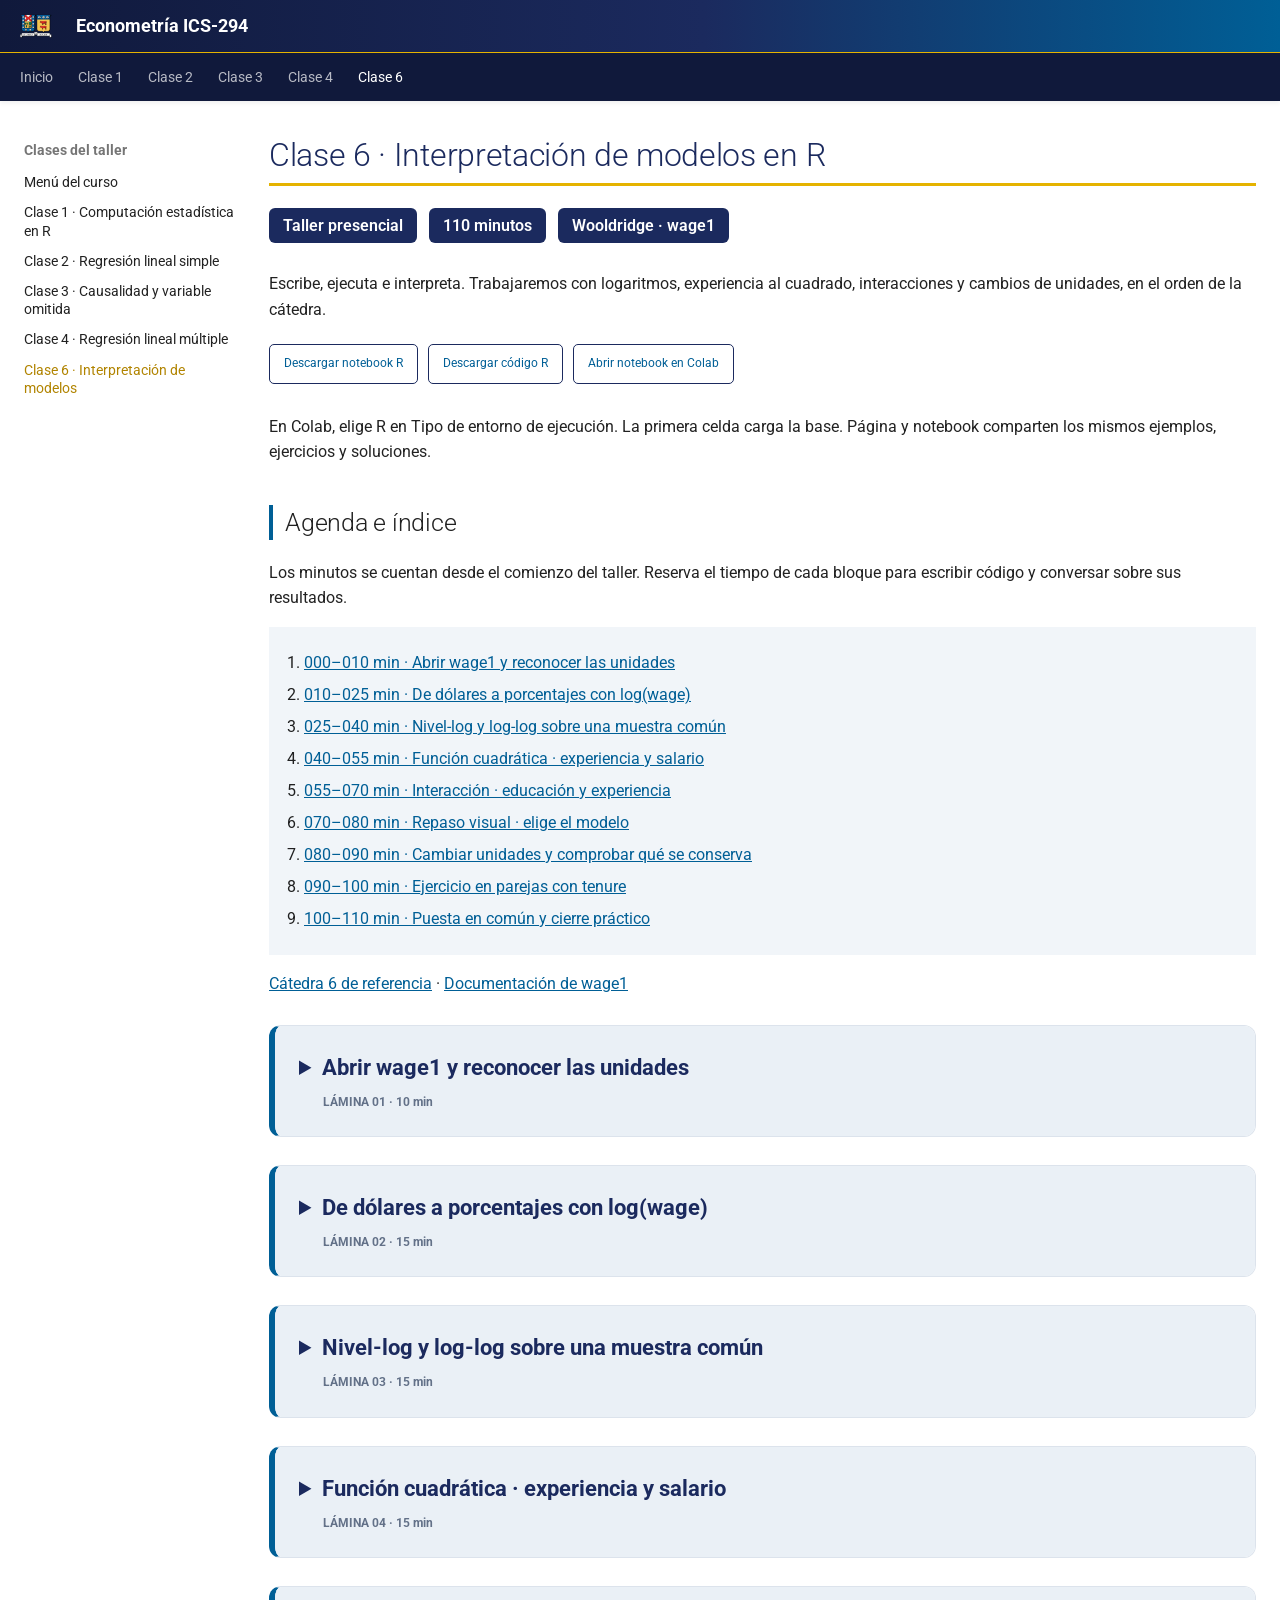
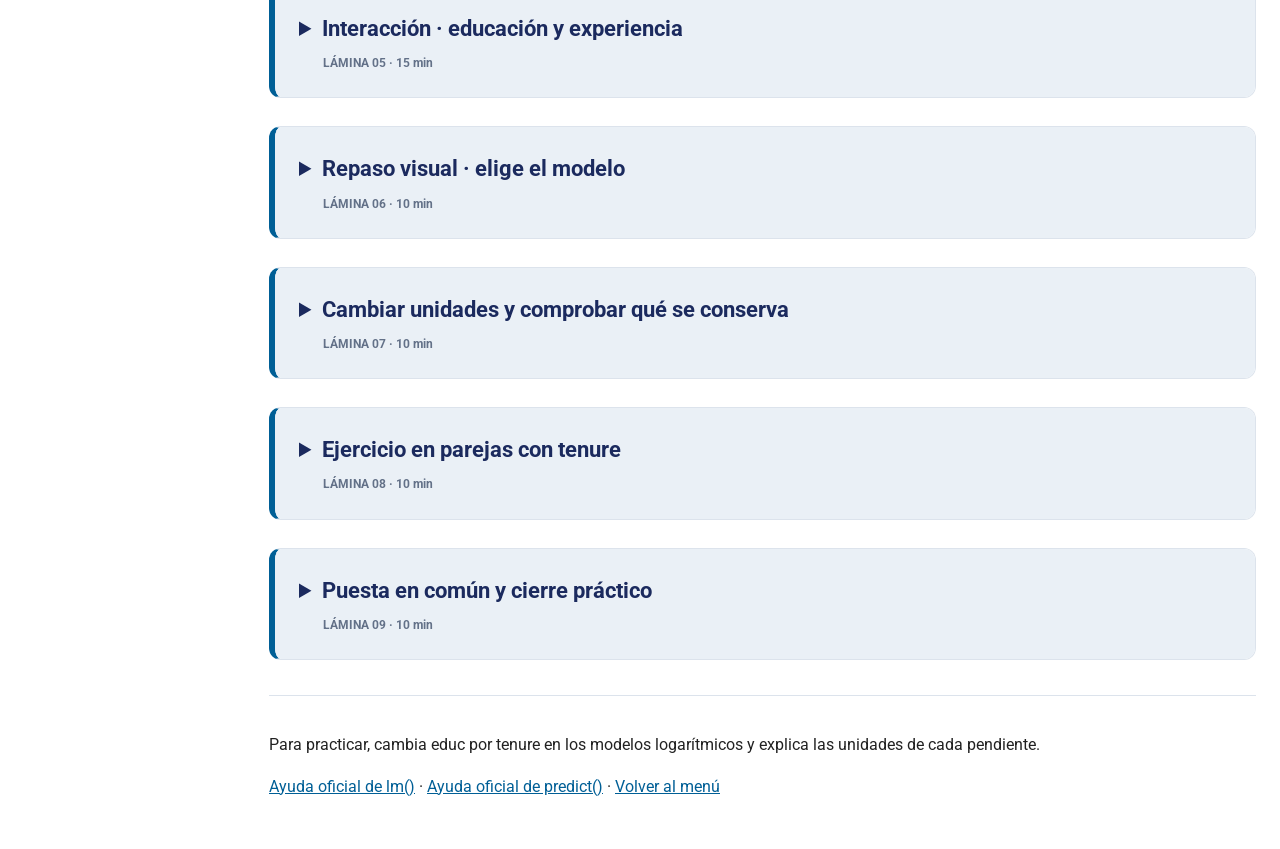
<file: clase-6-taller/index.html>
<!doctype html><html lang="es"><head><meta charset="utf-8"><meta name="viewport" content="width=device-width,initial-scale=1">
<title>Clase 6 · Interpretación de modelos en R · UTFSM</title><link rel="stylesheet" href="../identidad-utfsm.css"><link rel="stylesheet" href="taller6.css">
<link href="https://fonts.googleapis.com/css2?family=Roboto:wght@300;400;500;700&display=swap" rel="stylesheet"></head><body>
<a class="skip" href="#inicio">Saltar al contenido</a><header class="topbar"><div class="header-inner"><a class="brand" href="../"><img src="../Logo_UTFSM.png" alt="Escudo UTFSM">Econometría ICS-294</a></div><nav class="header-tabs"><div><a href="../">Inicio</a><a href="../clase-1-taller/">Clase 1</a><a href="../clase-2-taller/">Clase 2</a><a href="../clase-3-taller/">Clase 3</a><a href="../clase-4-taller/">Clase 4</a><a href="#inicio" aria-current="page">Clase 6</a></div></nav></header>
<div class="course-layout"><aside class="class-sidebar"><p class="sidebar-title">Clases del taller</p><nav><a href="../">Menú del curso</a><a href="../clase-1-taller/">Clase 1 · Computación estadística en R</a><a href="../clase-2-taller/">Clase 2 · Regresión lineal simple</a><a href="../clase-3-taller/">Clase 3 · Causalidad y variable omitida</a><a href="../clase-4-taller/">Clase 4 · Regresión lineal múltiple</a><a href="#inicio" aria-current="page">Clase 6 · Interpretación de modelos</a></nav></aside><main id="inicio"><div class="hero"><h1>Clase 6 · Interpretación de modelos en R</h1><div class="session-meta"><span>Taller presencial</span><span>110 minutos</span><span>Wooldridge · wage1</span></div>
<p>Escribe, ejecuta e interpreta. Trabajaremos con logaritmos, experiencia al cuadrado, interacciones y cambios de unidades, en el orden de la cátedra.</p>
<div class="downloads"><a href="clase-taller-6.ipynb" download>Descargar notebook R</a> <a href="clase-taller-6.R" download>Descargar código R</a> <a href="https://colab.research.google.com/github/IvanRenatoC/UTFSM-econometria/blob/main/clase-6-taller/clase-taller-6.ipynb">Abrir notebook en Colab</a></div>
<p>En Colab, elige R en Tipo de entorno de ejecución. La primera celda carga la base. Página y notebook comparten los mismos ejemplos, ejercicios y soluciones.</p>
<h2>Agenda e índice</h2><p>Los minutos se cuentan desde el comienzo del taller. Reserva el tiempo de cada bloque para escribir código y conversar sobre sus resultados.</p><ol class="agenda"><li><a href="#C6-01">000–010 min · Abrir wage1 y reconocer las unidades</a></li><li><a href="#C6-02">010–025 min · De dólares a porcentajes con log(wage)</a></li><li><a href="#C6-03">025–040 min · Nivel-log y log-log sobre una muestra común</a></li><li><a href="#C6-04">040–055 min · Función cuadrática · experiencia y salario</a></li><li><a href="#C6-05">055–070 min · Interacción · educación y experiencia</a></li><li><a href="#C6-06">070–080 min · Repaso visual · elige el modelo</a></li><li><a href="#C6-07">080–090 min · Cambiar unidades y comprobar qué se conserva</a></li><li><a href="#C6-08">090–100 min · Ejercicio en parejas con tenure</a></li><li><a href="#C6-09">100–110 min · Puesta en común y cierre práctico</a></li></ol><p><a href="https://hizocar.github.io/econometria-usm/clases/clase6/">Cátedra 6 de referencia</a> · <a href="https://justinmshea.github.io/wooldridge/reference/wage1.html">Documentación de wage1</a></p></div><div class="content"><article class="slide" id="C6-01"><details><summary class="slide-head">Abrir wage1 y reconocer las unidades<span>LÁMINA 01 · 10 min</span></summary><div class="slide-body"><p>Trabajaremos con wage1, una base del libro de Wooldridge con 526 personas de la encuesta CPS de Estados Unidos de 1976. Cada fila representa una persona. Revisaremos salario, educación y experiencia potencial. El ejercicio final incorpora la antigüedad con el empleador. Ejecuta las celdas en orden con kernel R en Colab.</p><table><thead><tr><th>Variable</th><th>Definición y unidad</th></tr></thead><tbody><tr><td><code>wage</code></td><td>Salario promedio por hora, en dólares estadounidenses nominales de 1976.</td></tr><tr><td><code>educ</code></td><td>Años de educación formal.</td></tr><tr><td><code>exper</code></td><td>Años de experiencia laboral potencial, calculados a partir de la edad y la educación.</td></tr><tr><td><code>tenure</code></td><td>Años con el empleador actual. Se usará en el ejercicio en parejas.</td></tr></tbody></table><h4>Preparar Colab</h4><p>Ejecuta esta instalación una vez al preparar el entorno. Después ejecuta el código de carga.</p><div class="code-head"><span>R</span><button class="copy" type="button">Copiar código</button></div><pre><code>install.packages(&quot;wooldridge&quot;, repos = &quot;https://cloud.r-project.org/&quot;)</code></pre><h4>En R · Ejemplo guiado</h4><div class="code-head"><span>R</span><button class="copy" type="button">Copiar código</button></div><pre><code>original &lt;- wooldridge::wage1
datos &lt;- original[, c(&quot;wage&quot;, &quot;educ&quot;, &quot;exper&quot;)]
head(datos)
str(datos)
summary(datos)</code></pre><h4>Haz clic en una sentencia para entenderla</h4><details class="explain"><summary><code>install.packages(&quot;wooldridge&quot;, repos = &quot;...&quot;)</code></summary><p>Instala el paquete desde CRAN. Ejecuta esta línea una vez al preparar el entorno de Colab.</p></details><details class="explain"><summary><code>original &lt;- wooldridge::wage1</code></summary><p>Carga la base wage1 del paquete y la guarda con el nombre original. El símbolo :: permite acceder a la base directamente.</p></details><details class="explain"><summary><code>original[, c(&quot;wage&quot;, &quot;educ&quot;, &quot;exper&quot;)]</code></summary><p>Conserva todas las filas y selecciona esas tres columnas. La base original sigue disponible para recuperar tenure.</p></details><details class="explain"><summary><code>head(datos), str(datos) y summary(datos)</code></summary><p>Muestran las primeras filas, la estructura y las estadísticas descriptivas.</p></details><details class="solution"><summary>Resultados del ejemplo</summary><pre>&#x27;data.frame&#x27;:	526 obs. of  3 variables:
 $ wage : num  3.1 3.24 3 6 5.3 ...
 $ educ : int  11 12 11 8 12 16 18 12 12 17 ...
 $ exper: int  2 22 2 44 7 9 15 5 26 22 ...
      wage             educ           exper
 Min.   : 0.530   Min.   : 0.00   Min.   : 1.00
 1st Qu.: 3.330   1st Qu.:12.00   1st Qu.: 5.00
 Median : 4.650   Median :12.00   Median :13.50
 Mean   : 5.896   Mean   :12.56   Mean   :17.02
 3rd Qu.: 6.880   3rd Qu.:14.00   3rd Qu.:26.00
 Max.   :24.980   Max.   :18.00   Max.   :51.00  </pre></details><h4>Comprueba lo aprendido</h4><p>Identifica la unidad de wage y calcula su media y mediana.</p><details class="solution"><summary>Ver solución y explicación</summary><p>La media y la mediana se expresan en dólares por hora de 1976. Cada observación corresponde a una persona.</p><div class="code-head"><span>R</span><button class="copy" type="button">Copiar código</button></div><pre><code>print(c(media = mean(datos$wage), mediana = median(datos$wage)))</code></pre><pre>   media  mediana
5.896103 4.650000 </pre></details></div></details></article><article class="slide" id="C6-02"><details><summary class="slide-head">De dólares a porcentajes con log(wage)<span>LÁMINA 02 · 15 min</span></summary><div class="slide-body"><p>¿Por qué analizar log(wage)? Una diferencia de un dólar por hora representa un cambio proporcional mayor para alguien que gana 3 dólares que para alguien que gana 15. El logaritmo permite estudiar variaciones porcentuales y comprime los valores altos para visualizar la distribución. Compara wage ~ educ con log(wage) ~ educ. En el primero la pendiente mide USD/h por año adicional. En el segundo, 100 por la pendiente aproxima el cambio porcentual por año. El cambio de la curva exponenciada para un salto de d años es 100[exp(b·d) − 1]. Esa curva representa una media geométrica ajustada. La media aritmética del salario requiere una corrección de retransformación.</p><figure class="demo" data-plot="log"><figcaption>Explora la curva estimada con R</figcaption><div class="controls"><label>Educación <input type="range" min="6" max="18" value="12" step="1"></label><button type="button" class="animate">Dibujar curva</button><button type="button" class="reset">Restablecer</button></div><canvas width="900" height="460" role="img" aria-label="Dispersión observada y curva estimada"></canvas><output aria-live="polite"></output><details><summary>Ver los valores de la curva</summary><div class="curve-table"></div></details></figure><h4>En R · Ejemplo guiado</h4><div class="code-head"><span>R</span><button class="copy" type="button">Copiar código</button></div><pre><code>modelo_nivel &lt;- lm(wage ~ educ, data = datos)
modelo_log &lt;- lm(log(wage) ~ educ, data = datos)
print(coef(modelo_nivel))
print(coef(modelo_log))
b_educ &lt;- coef(modelo_log)[&quot;educ&quot;]
print(c(aproximado = 100 * b_educ,
        exacto_curva = 100 * (exp(b_educ) - 1)))
nuevos &lt;- data.frame(educ = 6:18)
ajuste_log &lt;- predict(modelo_log, newdata = nuevos)
curva &lt;- exp(ajuste_log)
plot(wage ~ educ, data = datos, pch = 19, col = &quot;#005F9640&quot;,
     xlab = &quot;Educación (años)&quot;, ylab = &quot;Salario (USD/h, 1976)&quot;)
lines(nuevos$educ, curva, col = &quot;#D6A600&quot;, lwd = 3)

# El logaritmo del salario en el eje vertical.
plot(log(wage) ~ educ, data = datos, pch = 19, col = &quot;#005F9640&quot;,
     main = &quot;Logaritmo del salario y educación&quot;,
     xlab = &quot;Educación (años)&quot;, ylab = &quot;Logaritmo del salario (USD/h)&quot;)
abline(modelo_log, col = &quot;#D6A600&quot;, lwd = 3)</code></pre><h4>Haz clic en una sentencia para entenderla</h4><details class="explain"><summary><code>log(wage)</code></summary><p>Calcula el logaritmo natural de cada salario. Solo está definido aquí para valores positivos.</p></details><details class="explain"><summary><code>exp(b_educ) - 1</code></summary><p>exp es la función inversa de log. Convierte un cambio de logaritmos en cambio proporcional de la curva ajustada.</p></details><details class="explain"><summary><code>predict(modelo_log, newdata = nuevos)</code></summary><p>Recibe el modelo y un data frame con la columna educ. Devuelve un vector de predicciones en escala logarítmica, una por fila.</p></details><details class="explain"><summary><code>lines(nuevos$educ, curva, ...)</code></summary><p>Agrega la curva al gráfico abierto. lwd controla el grosor y col el color.</p></details><details class="solution"><summary>Resultados del ejemplo</summary><pre>(Intercept)        educ
 -0.9048516   0.5413593
(Intercept)        educ
 0.58377267  0.08274437
  aproximado.educ exacto_curva.educ
         8.274437          8.626409 </pre></details><h4>Comprueba lo aprendido</h4><p>Calcula el cambio aproximado y el cambio de la curva exponenciada para dos años adicionales de educación.</p><details class="solution"><summary>Ver solución y explicación</summary><p>El porcentaje aproximado se duplica. El cambio porcentual de la curva usa exp(2·b) y puede diferir de dos veces el porcentaje de un año. Usa el control para contrastar saltos de 1 a 4 años.</p><div class="code-head"><span>R</span><button class="copy" type="button">Copiar código</button></div><pre><code>print(c(aproximado = 100 * b_educ * 2,
        exacto_curva = 100 * (exp(b_educ * 2) - 1)))</code></pre><pre>  aproximado.educ exacto_curva.educ
         16.54887          17.99697 </pre></details><figure class="demo" data-plot="lognivel"><figcaption>Logaritmo del salario frente a educación</figcaption><div class="controls"><label>Educación <input type="range" min="6" max="18" value="12" step="1"></label><button type="button" class="animate">Dibujar curva</button><button type="button" class="reset">Restablecer</button></div><canvas width="900" height="460" role="img" aria-label="Logaritmo del salario frente a educación"></canvas><output aria-live="polite"></output><details><summary>Ver los valores de la curva</summary><div class="curve-table"></div></details></figure></div></details></article><article class="slide" id="C6-03"><details><summary class="slide-head">Nivel-log y log-log sobre una muestra común<span>LÁMINA 03 · 15 min</span></summary><div class="slide-body"><figure class="demo" data-plot="loglog"><figcaption>Logaritmo del salario frente a logaritmo de educación</figcaption><div class="controls"><label>Educación <input type="range" min="1" max="18" value="12" step="1"></label><button type="button" class="animate">Dibujar curva</button><button type="button" class="reset">Restablecer</button></div><canvas width="900" height="460" role="img" aria-label="Logaritmo del salario frente a logaritmo de educación"></canvas><output aria-live="polite"></output><details><summary>Ver los valores de la curva</summary><div class="curve-table"></div></details></figure><p>¿Por qué usar logaritmos en ambas variables? Así podemos comparar cambios proporcionales. Por ejemplo, pasar de 10 a 11 años de educación es un aumento de 10%, mientras que pasar de 15 a 16 es aproximadamente 6,7%. El modelo log-log resume la asociación entre porcentajes mediante una elasticidad. En log(wage) ~ log(educ), un aumento de 1% en educación se asocia aproximadamente con b% de cambio en la curva salarial. Para contrastar escalas también ajustaremos wage ~ log(educ), donde ese 1% corresponde aproximadamente a b/100 USD/h. Ambos ejemplos usan la misma muestra con educ &gt; 0.</p><h4>En R · Ejemplo guiado</h4><div class="code-head"><span>R</span><button class="copy" type="button">Copiar código</button></div><pre><code># Primera mirada en las dos escalas logarítmicas.
datos_log &lt;- datos[datos$educ &gt; 0, ]
plot(log(wage) ~ log(educ), data = datos_log, pch = 19, col = &quot;#005F9640&quot;,
     main = &quot;Salario y educación en logaritmos&quot;,
     xlab = &quot;Logaritmo de educación (años)&quot;,
     ylab = &quot;Logaritmo del salario (USD/h)&quot;)

print(c(antes = nrow(datos), con_educ_positiva = nrow(datos_log)))
modelo_nivel_log &lt;- lm(wage ~ log(educ), data = datos_log)
modelo_log_log &lt;- lm(log(wage) ~ log(educ), data = datos_log)
print(coef(modelo_nivel_log))
print(coef(modelo_log_log))
b_nl &lt;- coef(modelo_nivel_log)[&quot;log(educ)&quot;]
b_ll &lt;- coef(modelo_log_log)[&quot;log(educ)&quot;]
print(c(usd_h_por_1pct = b_nl / 100,
        porcentaje_por_1pct = b_ll))
print(c(usd_h_por_10pct = b_nl * log(1.10),
        porcentaje_por_10pct = 100 * (1.10^b_ll - 1)))
abline(modelo_log_log, col = &quot;#D6A600&quot;, lwd = 3)</code></pre><h4>Haz clic en una sentencia para entenderla</h4><details class="explain"><summary><code>datos[datos$educ &gt; 0, ]</code></summary><p>Selecciona educación positiva antes de aplicar log. Informa la diferencia de tamaño muestral.</p></details><details class="explain"><summary><code>log(1.10)</code></summary><p>Es el cambio exacto en log(educ) cuando educ aumenta 10%.</p></details><details class="explain"><summary><code>1.10^b_ll</code></summary><p>Eleva el factor de crecimiento de educación a la elasticidad para obtener el factor de la curva salarial.</p></details><details class="explain"><summary><code>plot(log(wage) ~ log(educ), ...)</code></summary><p>Transforma ambos ejes con el logaritmo natural. La pendiente de la recta en estos ejes es la elasticidad.</p></details><details class="solution"><summary>Resultados del ejemplo</summary><pre>            antes con_educ_positiva
              526               524
(Intercept)   log(educ)
  -7.460211    5.329674
(Intercept)   log(educ)
 -0.4446768   0.8252071
     usd_h_por_1pct.log(educ) porcentaje_por_1pct.log(educ)
                   0.05329674                    0.82520715
     usd_h_por_10pct.log(educ) porcentaje_por_10pct.log(educ)
                     0.5079722                      8.1826311 </pre></details><h4>Comprueba lo aprendido</h4><p>Calcula en ambos modelos los cambios asociados con un aumento de educación de 5%. Indica las unidades.</p><details class="solution"><summary>Ver solución y explicación</summary><p>La primera salida está en USD/h y la segunda en porcentaje. Cada interpretación corresponde a una escala de Y distinta. Los R² de modelos con wage y log(wage) resumen variaciones diferentes.</p><div class="code-head"><span>R</span><button class="copy" type="button">Copiar código</button></div><pre><code>print(c(usd_h = b_nl * log(1.05),
        porcentaje_curva = 100 * (1.05^b_ll - 1)))</code></pre><pre>           usd_h.log(educ) porcentaje_curva.log(educ)
                 0.2600357                  4.1083494 </pre></details></div></details></article><article class="slide" id="C6-04"><details><summary class="slide-head">Función cuadrática · experiencia y salario<span>LÁMINA 04 · 15 min</span></summary><div class="slide-body"><p>Empezamos con una sola variable explicativa, la experiencia potencial, e incorporamos su cuadrado. Queremos representar un salario que aumenta al comienzo y cuya tasa de crecimiento se reduce con la experiencia. En wage = b0 + b1·exper + b2·exper², la pendiente local es b1 + 2·b2·exper. El punto de giro es −b1/(2·b2). Si b2 es negativo, ese punto es un máximo. Revisa si está dentro del rango observado. La derivada describe un cambio local. El salto exacto de e a e+1 agrega además b2.</p><figure class="demo" data-plot="cuad"><figcaption>Explora la curva estimada con R</figcaption><div class="controls"><label>Experiencia <input type="range" min="1" max="51" value="10" step="1"></label><button type="button" class="animate">Dibujar curva</button><button type="button" class="reset">Restablecer</button></div><canvas width="900" height="460" role="img" aria-label="Dispersión observada y curva estimada"></canvas><output aria-live="polite"></output><details><summary>Ver los valores de la curva</summary><div class="curve-table"></div></details></figure><h4>En R · Ejemplo guiado</h4><div class="code-head"><span>R</span><button class="copy" type="button">Copiar código</button></div><pre><code>datos$exper2 &lt;- datos$exper^2
modelo_cuad &lt;- lm(wage ~ exper + exper2, data = datos)
b &lt;- coef(modelo_cuad)
print(b)
experiencias &lt;- c(5, 20, 35)
efecto &lt;- b[&quot;exper&quot;] + 2 * b[&quot;exper2&quot;] * experiencias
print(data.frame(exper = experiencias, efecto_local = efecto))
giro &lt;- -b[&quot;exper&quot;] / (2 * b[&quot;exper2&quot;])
print(c(giro = giro, minimo = min(datos$exper), maximo = max(datos$exper)))
grilla &lt;- data.frame(exper = seq(min(datos$exper), max(datos$exper), length.out = 100))
grilla$exper2 &lt;- grilla$exper^2
plot(wage ~ exper, data = datos, pch = 19, col = &quot;#005F9640&quot;,
     xlab = &quot;Experiencia potencial (años)&quot;, ylab = &quot;Salario (USD/h, 1976)&quot;)
lines(grilla$exper, predict(modelo_cuad, newdata = grilla),
      col = &quot;#D6A600&quot;, lwd = 3)</code></pre><h4>Haz clic en una sentencia para entenderla</h4><details class="explain"><summary><code>datos$exper2 &lt;- datos$exper^2</code></summary><p>Crea una columna con el cuadrado numérico de la experiencia. Por ejemplo, 10 años se convierten en 100 años cuadrados. R también admite ** como operador de potencia.</p></details><details class="explain"><summary><code>lm(wage ~ exper + exper2, data = datos)</code></summary><p>Estima un intercepto, una pendiente para exper y un coeficiente para su cuadrado. El modelo es lineal en sus coeficientes.</p></details><details class="explain"><summary><code>I(exper^2)</code></summary><p>Es una alternativa válida. I indica que ^ se usa como potencia aritmética dentro de la fórmula. En las fórmulas de modelos, ^ también se usa para expandir interacciones, por ejemplo (x + z)^2. Aquí usamos la columna exper2 para ver cada transformación.</p></details><details class="explain"><summary><code>grilla$exper2 &lt;- grilla$exper^2</code></summary><p>Al predecir, el modelo requiere las dos columnas usadas en la estimación, exper y exper2. Deben corresponder a las mismas experiencias.</p></details><details class="solution"><summary>Resultados del ejemplo</summary><pre> (Intercept)        exper       exper2
 3.725405759  0.298100104 -0.006129887
  exper efecto_local
1     5   0.23680123
2    20   0.05290461
3    35  -0.13099201
giro.exper     minimo     maximo
   24.3153     1.0000    51.0000 </pre></details><h4>Comprueba lo aprendido</h4><p>Calcula la pendiente local con 10 y 30 años. Compara con el salto predicho entre 10 y 11 años.</p><details class="solution"><summary>Ver solución y explicación</summary><p>El coeficiente de exper se interpreta conjuntamente con el cuadrado. La diferencia finita entre 10 y 11 puede diferir de la pendiente local en 10.</p><div class="code-head"><span>R</span><button class="copy" type="button">Copiar código</button></div><pre><code>print(b[&quot;exper&quot;] + 2 * b[&quot;exper2&quot;] * c(10, 30))
p &lt;- predict(modelo_cuad, newdata = data.frame(exper = c(10, 11), exper2 = c(10, 11)^2))
print(p[2] - p[1])</code></pre><pre>[1]  0.17550236 -0.06969314
        2
0.1693725 </pre></details></div></details></article><article class="slide" id="C6-05"><details><summary class="slide-head">Interacción · educación y experiencia<span>LÁMINA 05 · 15 min</span></summary><div class="slide-body"><p>Ahora usamos dos variables, educación y experiencia, e incorporamos su producto. La pregunta es si un año adicional de educación se asocia con el mismo cambio salarial para personas con distinta experiencia potencial. En wage = b0 + b1·educ + b2·exper + b3·educ·exper, manteniendo fija la experiencia, el cambio predicho por un año de educación es b1 + b3·exper. Compara las rectas con experiencia fija en 5, 20 y 35 años. Cada recta describe una asociación condicionada al modelo.</p><figure class="demo" data-plot="int"><figcaption>Explora la curva estimada con R</figcaption><div class="controls"><label>Experiencia fija <select><option value="5">5 años</option><option value="20">20 años</option><option value="35">35 años</option></select></label><button type="button" class="animate">Dibujar curva</button><button type="button" class="reset">Restablecer</button></div><canvas width="900" height="460" role="img" aria-label="Dispersión observada y curva estimada"></canvas><output aria-live="polite"></output><details><summary>Ver los valores de la curva</summary><div class="curve-table"></div></details></figure><h4>En R · Ejemplo guiado</h4><div class="code-head"><span>R</span><button class="copy" type="button">Copiar código</button></div><pre><code>modelo_int &lt;- lm(wage ~ educ * exper, data = datos)
bi &lt;- coef(modelo_int)
print(bi)
experiencias &lt;- c(5, 20, 35)
efecto_educ &lt;- bi[&quot;educ&quot;] + bi[&quot;educ:exper&quot;] * experiencias
print(data.frame(exper = experiencias, usd_h_por_ano_educ = efecto_educ))
comparar &lt;- data.frame(educ = c(12, 13, 12, 13), exper = c(5, 5, 20, 20))
comparar$predicho &lt;- predict(modelo_int, newdata = comparar)
print(comparar)
plot(wage ~ educ, data = datos, pch = 19, col = &quot;#005F9640&quot;,
     xlab = &quot;Educación (años)&quot;, ylab = &quot;Salario (USD/h, 1976)&quot;)
for (e in experiencias) {
  nuevos &lt;- data.frame(educ = 6:18, exper = e)
  lines(nuevos$educ, predict(modelo_int, newdata = nuevos),
        col = c(&quot;#005F96&quot;, &quot;#D6A600&quot;, &quot;#B2292E&quot;)[match(e, experiencias)], lwd = 2)
}
legend(&quot;topleft&quot;, legend = paste(experiencias, &quot;años de experiencia&quot;),
       col = c(&quot;#005F96&quot;, &quot;#D6A600&quot;, &quot;#B2292E&quot;), lwd = 2, bty = &quot;n&quot;)</code></pre><h4>Haz clic en una sentencia para entenderla</h4><details class="explain"><summary><code>educ * exper</code></summary><p>En una fórmula de R se expande a educ + exper + educ:exper. El término con : es el producto de ambas variables.</p></details><details class="explain"><summary><code>comparar$predicho &lt;- predict(...)</code></summary><p>Agrega a cada fila la predicción correspondiente a su educación y experiencia.</p></details><details class="explain"><summary><code>match(e, experiencias)</code></summary><p>Entrega la posición de e en el vector para escoger el color de esa recta.</p></details><details class="explain"><summary><code>legend(..., bty = &quot;n&quot;)</code></summary><p>Identifica los colores de las tres rectas. bty = &quot;n&quot; dibuja la leyenda sin marco.</p></details><details class="solution"><summary>Resultados del ejemplo</summary><pre> (Intercept)         educ        exper   educ:exper
-2.859915627  0.601735470  0.045768911  0.002062345
  exper usd_h_por_ano_educ
1     5          0.6120472
2    20          0.6429824
3    35          0.6739175
  educ exper predicho
1   12     5 4.713495
2   13     5 5.325542
3   12    20 5.771251
4   13    20 6.414233</pre></details><h4>Comprueba lo aprendido</h4><p>Calcula la diferencia predicha al pasar de 12 a 13 años de educación con experiencia fija en 35. Contrástala con la fórmula del efecto.</p><details class="solution"><summary>Ver solución y explicación</summary><p>Los dos cálculos coinciden. b_educ es la pendiente cuando exper = 0. Para otra experiencia hay que sumar el término de interacción.</p><div class="code-head"><span>R</span><button class="copy" type="button">Copiar código</button></div><pre><code>p &lt;- predict(modelo_int, newdata = data.frame(educ = c(12, 13), exper = c(35, 35)))
print(c(diferencia = p[2] - p[1],
        formula = bi[&quot;educ&quot;] + bi[&quot;educ:exper&quot;] * 35))</code></pre><pre>diferencia.2 formula.educ
   0.6739175    0.6739175 </pre></details></div></details></article><article class="slide" id="C6-06"><details><summary class="slide-head">Repaso visual · elige el modelo<span>LÁMINA 06 · 10 min</span></summary><div class="slide-body"><p>Elige una de las cuatro cajas. Observa cómo se dibuja la curva y relaciona la escala de los ejes con la interpretación. Primero anticipa las unidades de la pendiente y después revisa la explicación. Las curvas usan los mismos modelos estimados en R en las láminas 02 a 05.</p><figure class="demo" data-plot="repaso" data-interaction-description="Las dos rectas provienen del mismo modelo wage = b0 + b1·educ + b2·exper + b3·educ·exper. La recta azul muestra el salario por hora predicho para cada nivel educativo fijando la experiencia potencial en 5 años. La dorada hace lo mismo fijándola en 35 años. Al recorrer cada recta cambia la educación y la experiencia permanece fija. La pendiente azul es b1 + 5·b3 y la dorada es b1 + 35·b3. En estos datos b3 es positivo, por lo que la dorada tiene una pendiente ligeramente mayor. La separación vertical compara los salarios predichos de ambos perfiles con la misma educación. El término de interacción permite que sus pendientes sean distintas."><figcaption>Cuatro modelos, cuatro interpretaciones</figcaption><div class="review-buttons" role="group" aria-label="Elige un modelo"><button type="button" data-model="lognivel" aria-pressed="true">Log-nivel</button><button type="button" data-model="loglog" aria-pressed="false">Log-log</button><button type="button" data-model="cuad" aria-pressed="false">Cuadrática</button><button type="button" data-model="int" aria-pressed="false">Interacción</button></div><p class="review-explanation" aria-live="polite"></p><div class="controls"><select hidden aria-label="Modelo de repaso"><option value="lognivel">Log-nivel</option><option value="loglog">Log-log</option><option value="cuad">Cuadrática</option><option value="int">Interacción</option></select><button type="button" class="animate">Dibujar curva</button><button type="button" class="reset">Restablecer</button></div><canvas width="900" height="460" role="img" aria-label="Cuatro modelos, cuatro interpretaciones"></canvas><output aria-live="polite"></output><details><summary>Ver los valores de la curva</summary><div class="curve-table"></div></details></figure><h4>En R · Ejemplo guiado</h4><div class="code-head"><span>R</span><button class="copy" type="button">Copiar código</button></div><pre><code>print(c(porcentaje_por_ano_educ = 100 * coef(modelo_log)[&quot;educ&quot;],
        elasticidad = coef(modelo_log_log)[&quot;log(educ)&quot;],
        pendiente_exper_10 = b[&quot;exper&quot;] + 2 * b[&quot;exper2&quot;] * 10,
        pendiente_educ_exper_20 = bi[&quot;educ&quot;] + bi[&quot;educ:exper&quot;] * 20))</code></pre><h4>Haz clic en una sentencia para entenderla</h4><details class="explain"><summary><code>coef(modelo)</code></summary><p>Extrae las pendientes de los modelos ya estimados. La escala del modelo determina cómo se interpreta cada salida.</p></details><details class="solution"><summary>Resultados del ejemplo</summary><pre>porcentaje_por_ano_educ.educ        elasticidad.log(educ)
                   8.2744366                    0.8252071
    pendiente_exper_10.exper pendiente_educ_exper_20.educ
                   0.1755024                    0.6429824 </pre></details><h4>Comprueba lo aprendido</h4><p>Sin ejecutar, explica las unidades de cada fila. ¿Qué efecto cambia con la experiencia y qué modelo resume una elasticidad?</p><details class="solution"><summary>Ver solución y explicación</summary><p>Log-nivel entrega un porcentaje aproximado por año. Log-log entrega una elasticidad. En la cuadrática la pendiente cambia con la propia experiencia. En la interacción la pendiente de educación cambia con la experiencia que se mantiene fija.</p><div class="code-head"><span>R</span><button class="copy" type="button">Copiar código</button></div><pre><code>print(data.frame(
  modelo = c(&quot;Log-nivel&quot;, &quot;Log-log&quot;, &quot;Cuadrático en exper&quot;, &quot;Interacción&quot;),
  unidad = c(&quot;% aproximado por año de educación&quot;, &quot;% aproximado por 1% de educación&quot;,
             &quot;USD/h por año de experiencia, en 10 años&quot;,
             &quot;USD/h por año de educación, con 20 años de experiencia&quot;)))</code></pre><pre>               modelo                                                 unidad
1           Log-nivel                      % aproximado por año de educación
2             Log-log                       % aproximado por 1% de educación
3 Cuadrático en exper               USD/h por año de experiencia, en 10 años
4         Interacción USD/h por año de educación, con 20 años de experiencia</pre></details></div></details></article><article class="slide" id="C6-07"><details><summary class="slide-head">Cambiar unidades y comprobar qué se conserva<span>LÁMINA 07 · 10 min</span></summary><div class="slide-body"><p>¿Por qué multiplicar por 1.000? Supongamos, para este ejercicio, que 1 dólar equivale a 1.000 pesos. Para expresar el salario en pesos por hora, multiplicamos el salario en dólares por hora por 1.000 pesos/dólar. Por ejemplo, 5 USD/h se expresan como 5.000 pesos/h. El sentido económico es expresar la misma remuneración en otra moneda y facilitar su lectura o comparación con otras cantidades expresadas en esa moneda. El factor 1.000 es un tipo de cambio hipotético elegido para practicar. En una aplicación se elegiría el tipo de cambio adecuado a la fecha y al objetivo del análisis. La base contiene salarios de 1976. Al reescalar Y, el intercepto, la pendiente y los residuos se multiplican por 1.000, mientras que la suma de cuadrados residuales se multiplica por un millón. Si educación pasa de años a meses, su pendiente se divide por 12. En los tres modelos, el R² coincide.</p><figure class="demo" data-plot="escala"><figcaption>Explora la curva estimada con R</figcaption><div class="controls"><label>Unidades <select><option value="usd">USD/h y años</option><option value="pesos">Pesos/h y años</option><option value="meses">USD/h y meses</option></select></label><button type="button" class="animate">Dibujar curva</button><button type="button" class="reset">Restablecer</button></div><canvas width="900" height="460" role="img" aria-label="Dispersión observada y curva estimada"></canvas><output aria-live="polite"></output><details><summary>Ver los valores de la curva</summary><div class="curve-table"></div></details></figure><h4>En R · Ejemplo guiado</h4><div class="code-head"><span>R</span><button class="copy" type="button">Copiar código</button></div><pre><code>datos$salario_pesos &lt;- 1000 * datos$wage
datos$educ_meses &lt;- 12 * datos$educ
modelo_pesos &lt;- lm(salario_pesos ~ educ, data = datos)
modelo_meses &lt;- lm(wage ~ educ_meses, data = datos)
print(rbind(dolares = coef(modelo_nivel),
            pesos = coef(modelo_pesos), meses = coef(modelo_meses)))
print(c(R2_dolares = summary(modelo_nivel)$r.squared,
        R2_pesos = summary(modelo_pesos)$r.squared,
        R2_meses = summary(modelo_meses)$r.squared))
print(c(SCR_dolares = sum(resid(modelo_nivel)^2),
        SCR_pesos = sum(resid(modelo_pesos)^2)))
print(all.equal(fitted(modelo_pesos) / 1000, fitted(modelo_nivel)))
print(all.equal(fitted(modelo_meses), fitted(modelo_nivel)))</code></pre><h4>Haz clic en una sentencia para entenderla</h4><details class="explain"><summary><code>datos$salario_pesos &lt;- 1000 * datos$wage</code></summary><p>Multiplica USD por hora por pesos por USD para obtener pesos por hora. El factor 1.000 representa el tipo de cambio hipotético del ejercicio. La conversión expresa la misma magnitud económica en otra moneda.</p></details><details class="explain"><summary><code>rbind(...)</code></summary><p>Apila los vectores de coeficientes como filas para compararlos. Cada fila conserva el orden intercepto y pendiente.</p></details><details class="explain"><summary><code>summary(modelo)$r.squared</code></summary><p>Extrae el R² del resumen de cada modelo.</p></details><details class="explain"><summary><code>resid(modelo) y fitted(modelo)</code></summary><p>Devuelven, respectivamente, los residuos y los valores ajustados para las personas usadas en el modelo.</p></details><details class="explain"><summary><code>all.equal(a, b)</code></summary><p>Compara resultados numéricos admitiendo pequeñas diferencias de redondeo. TRUE indica coincidencia dentro de la tolerancia.</p></details><details class="solution"><summary>Resultados del ejemplo</summary><pre>         (Intercept)         educ
dolares   -0.9048516   0.54135925
pesos   -904.8516120 541.35925467
meses     -0.9048516   0.04511327
R2_dolares   R2_pesos   R2_meses
 0.1647575  0.1647575  0.1647575
 SCR_dolares    SCR_pesos
5.980682e+03 5.980682e+09
[1] TRUE
[1] TRUE</pre></details><h4>Comprueba lo aprendido</h4><p>Expresa wage en centavos de dólar y vuelve a estimar el modelo. ¿Por cuánto se multiplican la pendiente y la SCR?</p><details class="solution"><summary>Ver solución y explicación</summary><p>Los coeficientes se multiplican por 100 y la SCR por 10.000. El R² conserva su valor. El selector permite comparar unidades.</p><div class="code-head"><span>R</span><button class="copy" type="button">Copiar código</button></div><pre><code>datos$centavos &lt;- 100 * datos$wage
modelo_centavos &lt;- lm(centavos ~ educ, data = datos)
print(coef(modelo_centavos))
print(sum(resid(modelo_centavos)^2) / sum(resid(modelo_nivel)^2))</code></pre><pre>(Intercept)        educ
  -90.48516    54.13593
[1] 10000</pre></details></div></details></article><article class="slide" id="C6-08"><details><summary class="slide-head">Ejercicio en parejas con tenure<span>LÁMINA 08 · 10 min</span></summary><div class="slide-body"><p>Cada pareja abre la base wage1 y escribe su código. tenure son años con el empleador actual. El desafío cambia el regresor para practicar la interpretación sin reutilizar de memoria el coeficiente de educ. Usa 5 minutos para programar y 5 para comparar interpretaciones entre parejas.</p><h4>En R · Ejemplo guiado</h4><div class="code-head"><span>R</span><button class="copy" type="button">Copiar código</button></div><pre><code># Punto de partida. Ejecuta la carga de la lámina 01 primero.
practica &lt;- original[, c(&quot;wage&quot;, &quot;tenure&quot;)]
practica &lt;- practica[complete.cases(practica) &amp; practica$wage &gt; 0, ]
head(practica)
summary(practica)</code></pre><h4>Haz clic en una sentencia para entenderla</h4><details class="explain"><summary><code>original[, c(&quot;wage&quot;, &quot;tenure&quot;)]</code></summary><p>Recupera estas dos columnas de la base completa. datos contiene inicialmente solo wage, educ y exper.</p></details><details class="solution"><summary>Resultados del ejemplo</summary><pre>      wage            tenure
 Min.   : 0.530   Min.   : 0.000
 1st Qu.: 3.330   1st Qu.: 0.000
 Median : 4.650   Median : 2.000
 Mean   : 5.896   Mean   : 5.105
 3rd Qu.: 6.880   3rd Qu.: 7.000
 Max.   :24.980   Max.   :44.000  </pre></details><h4>Comprueba lo aprendido</h4><p>Ajusta log(wage) ~ tenure. Calcula el cambio porcentual aproximado y el de la curva para tres años adicionales. Dibuja la nube de tenure y log(wage), con la recta superpuesta. Finalmente expresa tenure en meses y anticipa cómo cambia la pendiente.</p><details class="solution"><summary>Ver solución y explicación</summary><p>La pendiente por mes es la pendiente por año dividida por 12. Los cambios porcentuales para el mismo período de tiempo coinciden. El gráfico tiene log(wage) en el eje vertical.</p><div class="code-head"><span>R</span><button class="copy" type="button">Copiar código</button></div><pre><code>modelo_tenure &lt;- lm(log(wage) ~ tenure, data = practica)
bt &lt;- coef(modelo_tenure)[&quot;tenure&quot;]
print(coef(modelo_tenure))
print(c(aproximado = 100 * bt * 3,
        exacto_curva = 100 * (exp(bt * 3) - 1)))
plot(log(wage) ~ tenure, data = practica, pch = 19, col = &quot;#005F9640&quot;,
     xlab = &quot;Antigüedad con el empleador (años)&quot;, ylab = &quot;Logaritmo del salario&quot;)
abline(modelo_tenure, col = &quot;#D6A600&quot;, lwd = 3)
practica$meses &lt;- 12 * practica$tenure
modelo_tenure_meses &lt;- lm(log(wage) ~ meses, data = practica)
print(coef(modelo_tenure_meses))</code></pre><pre>(Intercept)      tenure
 1.50100711  0.02395138
  aproximado.tenure exacto_curva.tenure
           7.185414            7.449861
(Intercept)       meses
1.501007108 0.001995948 </pre></details></div></details></article><article class="slide" id="C6-09"><details><summary class="slide-head">Puesta en común y cierre práctico<span>LÁMINA 09 · 10 min</span></summary><div class="slide-body"><p>Cada pareja explica una salida de su ejercicio durante 8 minutos. En los 7 restantes, verifica los cuatro cambios de interpretación con este código. Primero completa la frase de cada fila y después abre la solución. La clase suma 110 minutos de trabajo y revisión.</p><h4>En R · Ejemplo guiado</h4><div class="code-head"><span>R</span><button class="copy" type="button">Copiar código</button></div><pre><code># Recupera las cuatro pendientes vistas hoy.
print(c(nivel_nivel = coef(modelo_nivel)[&quot;educ&quot;],
        log_nivel = coef(modelo_log)[&quot;educ&quot;],
        nivel_log = coef(modelo_nivel_log)[&quot;log(educ)&quot;],
        log_log = coef(modelo_log_log)[&quot;log(educ)&quot;]))</code></pre><h4>Haz clic en una sentencia para entenderla</h4><details class="explain"><summary><code>coef(modelo)[&quot;nombre&quot;]</code></summary><p>Extrae una pendiente mediante su nombre exacto. Cada modelo define su propia escala para Y y X.</p></details><details class="solution"><summary>Resultados del ejemplo</summary><pre>   nivel_nivel.educ      log_nivel.educ nivel_log.log(educ)   log_log.log(educ)
         0.54135925          0.08274437          5.32967449          0.82520715 </pre></details><h4>Comprueba lo aprendido</h4><p>Completa las unidades. Nivel-nivel, por un año adicional de educación. Log-nivel, por un año adicional. Nivel-log, por 1% más de educación. Log-log, por 1% más de educación. ¿En cuál de las cuatro frases la pendiente ya es una elasticidad?</p><details class="solution"><summary>Ver solución y explicación</summary><p>Nivel-nivel entrega USD/h por año. Log-nivel entrega aproximadamente porcentaje por año. Nivel-log entrega aproximadamente USD/h por 1%. Log-log entrega aproximadamente porcentaje por 1% y su pendiente es la elasticidad.</p><div class="code-head"><span>R</span><button class="copy" type="button">Copiar código</button></div><pre><code>print(c(usd_h_por_ano = coef(modelo_nivel)[&quot;educ&quot;],
        porcentaje_por_ano = 100 * coef(modelo_log)[&quot;educ&quot;],
        usd_h_por_1pct = coef(modelo_nivel_log)[&quot;log(educ)&quot;] / 100,
        porcentaje_por_1pct = coef(modelo_log_log)[&quot;log(educ)&quot;]))</code></pre><pre>           usd_h_por_ano.educ       porcentaje_por_ano.educ
                   0.54135925                    8.27443659
     usd_h_por_1pct.log(educ) porcentaje_por_1pct.log(educ)
                   0.05329674                    0.82520715 </pre></details></div></details></article><footer><p>Para practicar, cambia educ por tenure en los modelos logarítmicos y explica las unidades de cada pendiente.</p><p><a href="https://stat.ethz.ch/R-manual/R-devel/library/stats/html/lm.html">Ayuda oficial de lm()</a> · <a href="https://stat.ethz.ch/R-manual/R-devel/library/stats/html/predict.lm.html">Ayuda oficial de predict()</a> · <a href="../">Volver al menú</a></p></footer></div></main></div><script src="interactivos.js"></script></body></html>
</file>
<file: identidad-utfsm.css>
/* Valores medidos del tema claro de Sebastián, 17-10-2026. */
:root{--ink:#1b2a5e;--accent:#005f96;--navy:#10193b;--gold:#e5b300;--paper:#fff;--muted:rgba(0,0,0,.54);--wash:rgba(27,42,94,.07);--bg:#fff;--body-ink:rgba(0,0,0,.87)}
body{font-family:Roboto,-apple-system,BlinkMacSystemFont,"Segoe UI",Helvetica,Arial,sans-serif;font-size:16px;color:var(--body-ink);background:var(--bg);line-height:1.6}html{scroll-padding-top:125px}.topbar{display:block;padding:0;background:linear-gradient(90deg,#10193b 0%,#1b2a5e 55%,#005f96 100%);color:#fff;border:0;position:sticky;top:0;z-index:30;box-shadow:0 2px 5px #0001}.header-inner{max-width:1280px;margin:auto;padding:0 20px;min-height:52px;display:flex;justify-content:space-between;align-items:center;gap:24px}.brand{display:flex;align-items:center;gap:24px;font-size:18px;letter-spacing:0;font-weight:700;color:#fff;white-space:nowrap}.brand img{width:32px;height:38px;object-fit:contain}.header-actions{display:flex;gap:14px;align-items:center}.topbar button{font-family:inherit;font-size:12px;padding:7px 10px;background:transparent;border:1px solid #ffffff5a;color:#fff;white-space:nowrap}.topbar .theme-toggle{font-size:23px;border:0;padding:0 4px;line-height:1}.header-tabs{background:var(--navy);border-top:1px solid var(--gold)}.header-tabs>div{max-width:1280px;margin:auto;padding:0 20px;display:flex;gap:25px;min-height:48px;align-items:center}.header-tabs a{font-size:14px;text-decoration:none;color:#ffffffb3}.header-tabs a:hover,.header-tabs a[aria-current]{color:#fff}.search-wrap{position:relative}.search-label{display:flex;align-items:center;gap:13px;background:#00000042;border-radius:2px;padding:4px 10px;width:235px}.search-label span{font-size:28px;line-height:1;color:#fff}.search-label input{width:100%;font-family:inherit;font-size:16px;border:0;outline:0;background:none;color:#fff;padding:5px 0}.search-label input::placeholder{color:#ffffffb3}#search-results{position:absolute;right:0;top:calc(100% + 8px);width:380px;max-height:55vh;overflow:auto;background:var(--paper);box-shadow:0 6px 24px #0004;border-radius:4px;color:var(--body-ink);padding:8px}#search-results[hidden]{display:none}#search-results a{display:block;padding:10px 12px;font-size:14px;text-decoration:none;border-bottom:1px solid var(--line);color:var(--ink)}#search-results a:hover{background:var(--wash)}#search-results p{font-size:14px;padding:8px}
.page-layout{display:grid;grid-template-columns:210px minmax(0,1fr) 220px;gap:30px;max-width:1280px;padding:48px 20px 0;margin:auto;align-items:start}main{min-width:0}.hero,.content{max-width:none;padding:0;margin:0}.hero{padding-bottom:0}.hero h1{font-size:32px;line-height:1.3;font-weight:300;color:var(--ink);letter-spacing:-.01em;margin:0 0 38px;padding-bottom:6px;border-bottom:3px solid var(--gold);max-width:none}h2{font-size:25px;line-height:1.4;font-weight:300;letter-spacing:-.01em;border-left:4px solid var(--accent);padding-left:12px;margin:40px 0 20px;color:var(--body-ink)}h3{font-size:21px;letter-spacing:-.01em;font-weight:700}h4{font-size:16px;font-weight:700;color:var(--body-ink)}.class-sidebar,.contents-sidebar{position:sticky;top:126px;max-height:calc(100vh - 145px);overflow-y:auto;scrollbar-width:thin;padding:6px 0 18px;font-size:14px;line-height:1.3}.sidebar-title{font-size:14px;font-weight:700;color:var(--muted);margin:0 0 14px}.class-sidebar a,.contents-sidebar a{display:block;text-decoration:none;color:var(--body-ink);margin-bottom:12px}.class-sidebar .current{color:var(--gold)}.class-sidebar a:hover,.contents-sidebar a:hover,.contents-sidebar a.is-active{color:var(--accent)}.contents-sidebar ul{list-style:none;padding-left:12px;margin:0 0 16px}.contents-sidebar li a{margin-bottom:11px}.contents-sidebar .toc-group{margin-top:18px}.session-meta{display:flex;flex-wrap:wrap;gap:12px;margin-bottom:28px}.session-meta span{background:var(--ink);color:white;padding:5px 14px;border-radius:6px;font-size:16px;font-weight:600;line-height:1.6}.session-meta .tag-gold{background:var(--gold);color:var(--navy)}.official-info{border:1.5px solid #00b8d4;border-radius:4px;box-shadow:0 4px 10px #0000000d;margin:0 0 35px;overflow:hidden;font-size:12.8px;line-height:1.6}.official-info h2{border:0;background:#00b8d41a;font-size:12.8px;line-height:1.6;font-weight:700;color:var(--body-ink);letter-spacing:0;margin:0;padding:8px 12px;display:flex;gap:10px;align-items:center}.official-info h2 span{color:#00b8d4;font-size:17px}.official-info>div{padding:5px 12px 8px}.official-info p{margin:9px 0}.objectives p{margin:20px 0 12px}.objectives ul{padding-left:24px}.objectives li{margin:8px 0}.downloads{gap:8px;margin:22px 0 30px}.downloads a{font-size:12px;padding:8px 10px}.brief{border:0;box-shadow:none;border-radius:0;padding:0;margin:30px 0}.brief h2{font-size:25px}.brief summary{font-size:14px;background:var(--wash);padding:12px;border-radius:4px}.brief[open]{border:1px solid var(--line);padding:12px}.brief[open] summary{margin:-12px -12px 12px}.schedule{font-size:13px}.schedule th{background:var(--wash)}.chapter-intro{margin:45px 0 25px}.chapter-intro h2{font-size:25px}.chapter-intro .eyebrow{font-size:11px;color:var(--accent)}.slide{border-radius:12px;border-left:5px solid var(--accent);margin-bottom:28px;scroll-margin-top:125px}.slide-head{padding:20px 24px;background:var(--wash);gap:16px}.slide-head h3{font-size:21px}.number{font-size:11px;padding-top:4px}.slide-body{padding:22px 24px}.question{font-size:19px}.meta{font-size:10px}.prompt{font-size:14px}.prompt strong{font-size:11px}.data-note,.execution-note{font-size:12px}.solution summary,.check summary{font-size:13px}.solution-body{font-size:14px}pre{font-size:12px}.closure h2{font-size:25px}.next-class{margin-top:40px}.next-class p{font-size:15px}.footer{font-size:12px}.presenting .page-layout{display:block;max-width:1100px;padding-top:24px}.presenting .class-sidebar,.presenting .contents-sidebar,.presenting .next-class{display:none}.presenting .slide.active{margin-top:0}.presenting .header-tabs{display:none}.presenting .slide{scroll-margin-top:70px}.presenting .slide-head h3{font-size:28px}.presenting .slide-body{font-size:18px}.presenting .question{font-size:24px}
body.dark{--ink:#eef1fb;--accent:#3d9bd6;--paper:#10142a;--body-ink:rgba(226,228,233,.82);--muted:#a9afc0;--bg:#10142a;--line:#333a51;--wash:rgba(255,255,255,.04)}.dark .topbar{background:linear-gradient(90deg,#0c1330 0%,#24356e 55%,#3d9bd6 100%)}.dark .header-tabs{background:#0c1330}.dark .session-meta span{background:#24356e;color:#fff}.dark .session-meta .tag-gold{background:#e5b300;color:#10193b}.dark .prompt,.dark .solution summary,.dark .check summary{background:#18223a}.dark .brief,.dark .downloads a,.dark .copy,.dark .present-controls,.dark .present-controls button{background:var(--paper);color:var(--ink)}.dark .notice{background:#332b19}.dark .sidebar-title{color:var(--muted)}
@media(min-width:1600px){.page-layout,.header-inner,.header-tabs>div{max-width:1400px}.page-layout{grid-template-columns:230px minmax(0,1fr) 250px;gap:35px}}
@media(max-width:1120px){.page-layout{grid-template-columns:190px minmax(0,1fr);gap:26px}.contents-sidebar{display:none}.header-inner{gap:15px}.search-label{width:200px}}
@media(max-width:780px){.page-layout{display:block;padding:24px 18px}.class-sidebar{position:static;max-height:none;padding:0 0 20px;margin-bottom:25px;border-bottom:1px solid var(--line)}.class-sidebar nav{display:flex;flex-wrap:wrap;gap:12px}.class-sidebar a{font-size:12px;max-width:245px;margin:0}.class-sidebar .sidebar-title{width:100%;margin:0}.class-sidebar .classes-home{display:none}.header-inner{padding:8px 16px;flex-wrap:wrap;gap:8px}.brand{font-size:16px;gap:10px}.header-actions{gap:8px}.search-label{width:145px}.search-label input{font-size:13px}.search-label span{font-size:22px}.topbar button{font-size:11px}.header-tabs>div{min-height:40px;padding:0 18px;gap:24px}.header-tabs a{font-size:13px}.hero h1{font-size:28px;margin-bottom:25px}.session-meta{gap:8px;margin-bottom:24px}.session-meta span{font-size:13px;padding:5px 10px}.official-info{font-size:13px}.objectives li{font-size:15px}.slide-head{padding:18px;flex-direction:row}.slide-head h3{font-size:19px}.slide-body{padding:18px}.schedule td{padding:8px}.topbar .theme-toggle{font-size:21px}#search-results{width:min(350px,calc(100vw - 32px));right:-45px}}
@media(max-width:480px){.header-inner{display:block}.brand{margin-bottom:8px}.header-actions{justify-content:space-between}.search-wrap{flex:1}.search-label{width:100%}.hero h1{font-size:26px}.slide-head{flex-direction:column}.number{padding-top:0}.presenting .slide-head h3{font-size:22px}#search-results{right:-110px}}@media print{.class-sidebar,.contents-sidebar,.search-wrap{display:none!important}.page-layout{display:block}.official-info,.slide{break-inside:avoid}.session-meta span{border:1px solid #1b2a5e}body{color:#222;background:#fff}}

.official-info h2 .info-icon{display:inline-flex;align-items:center;justify-content:center;border-radius:50%;width:16px;height:16px;font-size:12px;font-weight:700;background:#00b8d4;color:white;font-style:normal;flex-shrink:0}

/* Llenado sincronizado de un vector y su transpuesta. */
.vector-demo{margin:24px 0;padding:22px;background:var(--paper);border:1px solid var(--line);border-radius:8px}.vector-demo figcaption{color:var(--ink);font-size:16px}.vector-demo figcaption>span{display:block;font-size:13px;font-weight:400;color:var(--muted);margin-top:5px}.vector-figures{display:flex;align-items:center;justify-content:space-evenly;gap:28px;padding:28px 0}.vector-equation{display:flex;align-items:center;gap:14px}.vector-symbol{font-family:Georgia,'Times New Roman',serif;font-style:italic;font-size:27px;color:var(--ink);white-space:nowrap}.vector-symbol sup{font-size:15px}.vector-grid{display:flex;border:1.5px solid #1b2a5e}.vector-cell{width:34px;height:34px;display:flex;align-items:center;justify-content:center;background:#f5f7fc}.vector-cell+.vector-cell{border-left:1px solid #1b2a5e}.vector-vertical .vector-grid{flex-direction:column}.vector-vertical .vector-cell+.vector-cell{border-left:0;border-top:1px solid #1b2a5e}.vector-dot{width:11px;height:11px;border-radius:50%;background:#1b2a5e;opacity:0;animation-duration:6s;animation-iteration-count:infinite;animation-timing-function:steps(1,end)}.vector-demo.is-paused .vector-dot{animation-play-state:paused}.vector-controls{display:flex;justify-content:center;flex-wrap:wrap;gap:8px}.vector-controls button{font:inherit;font-size:12px;color:var(--ink);background:var(--wash);border:1px solid var(--line);padding:7px 12px;border-radius:5px}.vector-note{font-size:12px;color:var(--muted);line-height:1.6;margin:16px 0 0}
@keyframes vector-fill-1{0%,15.99%{opacity:0}16%,91.99%{opacity:1}92%,100%{opacity:0}}
@keyframes vector-fill-2{0%,23.99%{opacity:0}24%,91.99%{opacity:1}92%,100%{opacity:0}}
@keyframes vector-fill-3{0%,31.99%{opacity:0}32%,91.99%{opacity:1}92%,100%{opacity:0}}
@keyframes vector-fill-4{0%,39.99%{opacity:0}40%,91.99%{opacity:1}92%,100%{opacity:0}}
@keyframes vector-fill-5{0%,47.99%{opacity:0}48%,91.99%{opacity:1}92%,100%{opacity:0}}
@keyframes vector-fill-6{0%,55.99%{opacity:0}56%,91.99%{opacity:1}92%,100%{opacity:0}}
@media(max-width:1050px){.vector-figures{flex-direction:column;gap:24px}.vector-demo{padding:16px}.vector-cell{width:30px;height:30px}}
@media(prefers-reduced-motion:reduce){.vector-demo .vector-dot{animation:none;opacity:1}.vector-controls{display:none}}
@media print{.vector-demo .vector-dot{animation:none;opacity:1}.vector-controls{display:none}}

.vector-cell:nth-child(1) .vector-dot{animation-name:vector-fill-1}
.vector-cell:nth-child(2) .vector-dot{animation-name:vector-fill-2}
.vector-cell:nth-child(3) .vector-dot{animation-name:vector-fill-3}
.vector-cell:nth-child(4) .vector-dot{animation-name:vector-fill-4}
.vector-cell:nth-child(5) .vector-dot{animation-name:vector-fill-5}
.vector-cell:nth-child(6) .vector-dot{animation-name:vector-fill-6}

/* Matriz 6 x 4 y transpuesta 4 x 6: cada punto comparte su paso. */
.matrix-figures{display:flex;align-items:center;justify-content:space-evenly;flex-wrap:wrap;gap:28px;padding:28px 0}.matrix-equation{display:flex;align-items:center;gap:12px}.matrix-grid{display:grid;grid-template-columns:repeat(var(--matrix-columns),28px);border-top:1px solid #1b2a5e;border-left:1px solid #1b2a5e}.matrix-cell{width:28px;height:28px;border-right:1px solid #1b2a5e;border-bottom:1px solid #1b2a5e;display:flex;align-items:center;justify-content:center;background:#f5f7fc}.matrix-dot{width:10px;height:10px;border-radius:50%;background:#1b2a5e;opacity:0;animation-duration:10s;animation-iteration-count:infinite;animation-timing-function:steps(1,end)}.matrix-demo.is-paused .matrix-dot{animation-play-state:paused}.matrix-dim{text-align:center;color:var(--muted);font-size:12px;margin:6px 0 0}
@media(max-width:1050px){.matrix-figures{flex-direction:column;gap:24px}}
@media(prefers-reduced-motion:reduce){.matrix-demo .matrix-dot{animation:none;opacity:1}}
@media print{.matrix-demo .matrix-dot{animation:none;opacity:1}}
.matrix-step-1{animation-name:matrix-fill-1}
@keyframes matrix-fill-1{0%,7.99%{opacity:0}8.00%,91.99%{opacity:1}92%,100%{opacity:0}}
.matrix-step-2{animation-name:matrix-fill-2}
@keyframes matrix-fill-2{0%,10.69%{opacity:0}10.70%,91.99%{opacity:1}92%,100%{opacity:0}}
.matrix-step-3{animation-name:matrix-fill-3}
@keyframes matrix-fill-3{0%,13.39%{opacity:0}13.40%,91.99%{opacity:1}92%,100%{opacity:0}}
.matrix-step-4{animation-name:matrix-fill-4}
@keyframes matrix-fill-4{0%,16.09%{opacity:0}16.10%,91.99%{opacity:1}92%,100%{opacity:0}}
.matrix-step-5{animation-name:matrix-fill-5}
@keyframes matrix-fill-5{0%,18.79%{opacity:0}18.80%,91.99%{opacity:1}92%,100%{opacity:0}}
.matrix-step-6{animation-name:matrix-fill-6}
@keyframes matrix-fill-6{0%,21.49%{opacity:0}21.50%,91.99%{opacity:1}92%,100%{opacity:0}}
.matrix-step-7{animation-name:matrix-fill-7}
@keyframes matrix-fill-7{0%,24.19%{opacity:0}24.20%,91.99%{opacity:1}92%,100%{opacity:0}}
.matrix-step-8{animation-name:matrix-fill-8}
@keyframes matrix-fill-8{0%,26.89%{opacity:0}26.90%,91.99%{opacity:1}92%,100%{opacity:0}}
.matrix-step-9{animation-name:matrix-fill-9}
@keyframes matrix-fill-9{0%,29.59%{opacity:0}29.60%,91.99%{opacity:1}92%,100%{opacity:0}}
.matrix-step-10{animation-name:matrix-fill-10}
@keyframes matrix-fill-10{0%,32.29%{opacity:0}32.30%,91.99%{opacity:1}92%,100%{opacity:0}}
.matrix-step-11{animation-name:matrix-fill-11}
@keyframes matrix-fill-11{0%,34.99%{opacity:0}35.00%,91.99%{opacity:1}92%,100%{opacity:0}}
.matrix-step-12{animation-name:matrix-fill-12}
@keyframes matrix-fill-12{0%,37.69%{opacity:0}37.70%,91.99%{opacity:1}92%,100%{opacity:0}}
.matrix-step-13{animation-name:matrix-fill-13}
@keyframes matrix-fill-13{0%,40.39%{opacity:0}40.40%,91.99%{opacity:1}92%,100%{opacity:0}}
.matrix-step-14{animation-name:matrix-fill-14}
@keyframes matrix-fill-14{0%,43.09%{opacity:0}43.10%,91.99%{opacity:1}92%,100%{opacity:0}}
.matrix-step-15{animation-name:matrix-fill-15}
@keyframes matrix-fill-15{0%,45.79%{opacity:0}45.80%,91.99%{opacity:1}92%,100%{opacity:0}}
.matrix-step-16{animation-name:matrix-fill-16}
@keyframes matrix-fill-16{0%,48.49%{opacity:0}48.50%,91.99%{opacity:1}92%,100%{opacity:0}}
.matrix-step-17{animation-name:matrix-fill-17}
@keyframes matrix-fill-17{0%,51.19%{opacity:0}51.20%,91.99%{opacity:1}92%,100%{opacity:0}}
.matrix-step-18{animation-name:matrix-fill-18}
@keyframes matrix-fill-18{0%,53.89%{opacity:0}53.90%,91.99%{opacity:1}92%,100%{opacity:0}}
.matrix-step-19{animation-name:matrix-fill-19}
@keyframes matrix-fill-19{0%,56.59%{opacity:0}56.60%,91.99%{opacity:1}92%,100%{opacity:0}}
.matrix-step-20{animation-name:matrix-fill-20}
@keyframes matrix-fill-20{0%,59.29%{opacity:0}59.30%,91.99%{opacity:1}92%,100%{opacity:0}}
.matrix-step-21{animation-name:matrix-fill-21}
@keyframes matrix-fill-21{0%,61.99%{opacity:0}62.00%,91.99%{opacity:1}92%,100%{opacity:0}}
.matrix-step-22{animation-name:matrix-fill-22}
@keyframes matrix-fill-22{0%,64.69%{opacity:0}64.70%,91.99%{opacity:1}92%,100%{opacity:0}}
.matrix-step-23{animation-name:matrix-fill-23}
@keyframes matrix-fill-23{0%,67.39%{opacity:0}67.40%,91.99%{opacity:1}92%,100%{opacity:0}}
.matrix-step-24{animation-name:matrix-fill-24}
@keyframes matrix-fill-24{0%,70.09%{opacity:0}70.10%,91.99%{opacity:1}92%,100%{opacity:0}}

/* While: exactamente dos descensos, luego se detiene en la salida. */
.stair-scene{display:block;width:100%;height:auto;margin:22px 0;max-height:390px}.stair-scene text{font-family:Roboto,Arial,sans-serif}.stair-label-first,.stair-label-second{font-size:16px;font-weight:600;fill:#1b2a5e}.stair-animated{animation-duration:14s;animation-timing-function:steps(1,end);animation-fill-mode:both;animation-iteration-count:1}.stair-person{animation-name:stair-descent}.stair-exit{animation-name:stair-exit;opacity:0}.stair-label-first{animation-name:stair-first}.stair-label-second{animation-name:stair-second;opacity:0}.staircase-demo.is-paused .stair-animated{animation-play-state:paused}
@keyframes stair-descent{
0%,5%{transform:translate(100px,100px);opacity:1}
10%{transform:translate(145px,135px)}15%{transform:translate(190px,170px)}20%{transform:translate(235px,205px)}25%{transform:translate(280px,240px)}30%{transform:translate(325px,275px)}35%{transform:translate(370px,310px);opacity:1}
40%{transform:translate(370px,310px);opacity:0}45%,50%{transform:translate(100px,100px);opacity:1}
55%{transform:translate(145px,135px)}60%{transform:translate(190px,170px)}65%{transform:translate(235px,205px)}70%{transform:translate(280px,240px)}75%{transform:translate(325px,275px)}80%,100%{transform:translate(370px,310px);opacity:1}}
@keyframes stair-exit{0%,79.99%{opacity:0}80%,100%{opacity:1}}
@keyframes stair-first{0%,44.99%{opacity:1}45%,100%{opacity:0}}
@keyframes stair-second{0%,44.99%{opacity:0}45%,100%{opacity:1}}
@media(prefers-reduced-motion:reduce){.staircase-demo .stair-animated{animation:none}.stair-person{transform:translate(370px,310px)}.staircase-demo .stair-exit,.staircase-demo .stair-label-second{opacity:1}.stair-label-first{opacity:0}}
@media print{.staircase-demo .stair-animated{animation:none}.stair-person{transform:translate(370px,310px)}.staircase-demo .stair-exit,.staircase-demo .stair-label-second{opacity:1}.stair-label-first{opacity:0}}

.staircase-demo:not(.is-started) .stair-animated{animation-play-state:paused}

/* Control de plegado, junto al título de cada lámina. */
.slide-head h3{flex:1;min-width:0}
.slide-toggle{display:flex;align-items:baseline;gap:10px;border:0;background:transparent;color:inherit;font:inherit;letter-spacing:inherit;text-align:left;padding:0;width:100%;line-height:inherit}
.slide-chevron{display:inline-block;flex:none;font-size:.65em;transform:rotate(90deg);transition:transform .15s ease}
.slide-toggle[aria-expanded="false"] .slide-chevron{transform:rotate(0)}
.slide-body[hidden]{display:none}
@media print{.slide-body[hidden]{display:block!important}.slide-chevron{display:none}}
@media(prefers-reduced-motion:reduce){.slide-chevron{transition:none}}

.chart-choices{display:flex;flex-wrap:wrap;gap:8px;margin:18px 0}
.chart-choice{font:inherit;font-weight:700;padding:8px 15px;border:2px solid #0160a0;border-radius:7px;background:var(--paper);color:var(--ink)}
.chart-choice[aria-pressed="true"]{background:#0160a0;color:white}
.chart-status{font-size:13px;color:var(--muted)}
.chart-panel[hidden]{display:none}
.wage-chart{display:block;width:100%;height:auto;background:white;border-radius:8px}
.wage-chart text{font:12px Roboto,sans-serif;fill:#10193b}
.wage-chart .pie-label{font-size:18px;font-weight:700}
.wage-chart .pie-label[fill="white"]{fill:white}
.chart-grid{stroke:#dce2ea;stroke-width:1}
.wage-chart rect:focus,.wage-chart path:focus{outline:3px solid #10193b;opacity:.8}
.chart-legend{display:flex;flex-wrap:wrap;gap:12px;justify-content:center;font-size:13px;margin:12px 0}
.chart-legend i{display:inline-block;width:12px;height:12px;margin-right:6px}
.chart-table-wrap{overflow:auto;padding:12px}
@media print{.chart-panel[hidden]{display:block!important}.chart-choices,.chart-status{display:none}.chart-panel{break-inside:avoid}}

.dataset-video{display:block;width:100%;height:auto;background:#1b2a5e;border-radius:10px;margin:18px 0}
.dataset-chapters,.dataset-answers{display:flex;flex-wrap:wrap;gap:8px;margin:14px 0}
.dataset-chapter,.dataset-answers button{font:inherit;font-size:13px;padding:9px 12px;border:2px solid #0160a0;border-radius:7px;background:var(--paper);color:var(--ink);text-align:left}
.dataset-chapter[aria-pressed="true"],.dataset-answers button[aria-pressed="true"]{background:#0160a0;color:white}
.dataset-status{font-size:12px;color:var(--muted)}
.dataset-quiz{border:1px solid var(--line);border-radius:8px;padding:16px;margin-top:22px;min-width:0}
.dataset-quiz legend{font-weight:700;color:var(--ink);padding:0 6px}
.dataset-feedback{font-weight:600}
@media print{.dataset-video,.dataset-chapters,.dataset-status{display:none}.dataset-lesson details>.solution-body{display:block}}

.salary-choices{display:flex;flex-wrap:wrap;gap:8px;margin:16px 0}
.salary-group{font:inherit;font-size:13px;padding:8px 12px;border:2px solid #0160a0;border-radius:7px;background:var(--paper);color:var(--ink)}
.salary-group[aria-pressed="true"]{background:#0160a0;color:white}
.salary-panel[hidden]{display:none}
.salary-cards{display:grid;grid-template-columns:repeat(3,minmax(0,1fr));gap:10px;margin:16px 0}
.salary-cards>div{background:var(--wash);border-radius:7px;padding:12px}
.salary-cards span{display:block;font-size:12px;color:var(--muted)}
.salary-cards strong{font-size:22px;color:var(--ink)}
@media(max-width:600px){.salary-cards{grid-template-columns:repeat(2,minmax(0,1fr))}}
@media print{.salary-panel[hidden]{display:block!important}.salary-choices{display:none}}

.inf-formula{font-size:19px;font-weight:700;color:var(--ink);background:var(--wash);padding:12px;border-radius:7px}
.inf-controls{display:flex;flex-wrap:wrap;gap:16px;align-items:center;margin:18px 0}
.inf-controls label{font-size:13px;display:block;min-width:180px;flex:1}
.inf-controls input[type="range"]{display:block;width:100%;accent-color:#0160a0;margin-top:8px}
.inf-controls select{font:inherit;background:var(--paper);color:var(--ink);padding:7px;border:1px solid var(--line);border-radius:5px}
.inf-controls output{font-weight:700;color:var(--ink)}
.inf-reading{background:var(--wash);padding:12px;border-left:3px solid #0160a0;border-radius:5px}
.inf-plot text{font-size:12px}
@media print{.inf-controls{display:none}}
</file>
<file: clase-6-taller/taller6.css>
*{box-sizing:border-box}body{margin:0}a{color:#005f96}main{max-width:1060px;margin:auto;padding:38px 24px}.brand{text-decoration:none}.hero h1{margin-bottom:22px}.skip{position:absolute;top:-60px}.skip:focus{top:0;background:white;z-index:99}.downloads{display:flex;flex-wrap:wrap;gap:10px}.downloads a{border:1px solid #1b2a5e;padding:9px 14px;border-radius:5px;text-decoration:none}.agenda{background:#f1f5f9;padding:20px 35px;line-height:2}.slide{border:1px solid #dce3ec;border-left:6px solid #005f96;border-radius:12px;overflow:hidden;margin:28px 0;scroll-margin-top:120px}.slide-head{display:list-item;background:#eaf0f6;color:#1b2a5e;font-weight:700;cursor:pointer;padding:24px;font-size:22px;list-style-position:inside}.slide-head span{display:block;font-size:12px;color:#637188;margin-left:24px;margin-top:8px}.slide-body{padding:24px}h4{font-size:19px;color:#1b2a5e}.solution,.explain{border:1px solid #dce3ec;border-radius:7px;padding:12px 16px;margin:14px 0}.solution summary,.explain summary{cursor:pointer;color:#1b2a5e;font-weight:500}pre{overflow:auto;background:#14243a;color:#edf3fc;padding:20px;border-radius:7px;font-size:13px;line-height:1.7}code{font-family:ui-monospace,monospace}.code-head{display:flex;align-items:center;justify-content:space-between}.demo{margin:25px 0;border:1px solid #dce3ec;padding:18px;border-radius:8px}.demo figcaption{font-weight:700;color:#1b2a5e}.demo canvas{width:100%;height:auto;display:block}.controls{display:flex;gap:12px;align-items:center;flex-wrap:wrap;margin:16px 0}button,select{font:inherit;color:#1b2a5e;background:#fff;border:1px solid #99a9bc;padding:7px 11px;border-radius:5px;cursor:pointer}input{max-width:180px;accent-color:#005f96}output{display:block;color:#1b2a5e}table{border-collapse:collapse;font-size:13px}td,th{border-bottom:1px solid #dce3ec;padding:5px 10px;text-align:left}.curve-table{max-height:240px;overflow:auto}a:focus-visible,button:focus-visible,summary:focus-visible,input:focus-visible,select:focus-visible{outline:3px solid #d6a600;outline-offset:3px}footer{border-top:1px solid #dce3ec;margin-top:35px;padding-top:20px}@media(max-width:650px){main{padding:22px 12px}.slide-body{padding:16px}.slide-head{font-size:18px;padding:16px}.demo{padding:10px}}@media print{.topbar,.controls,.copy{display:none}details>*{display:block!important}.slide{break-inside:auto}pre{white-space:pre-wrap;color:black;background:white}}
.course-layout{display:grid;grid-template-columns:215px minmax(0,1fr);gap:30px;max-width:1320px;margin:auto;padding:34px 24px}.course-layout main{padding:0;width:100%;max-width:none}.course-layout .class-sidebar{top:125px}.class-sidebar a[aria-current]{color:#b18400}.slide-body table{width:100%;margin:20px 0}.header-tabs a{white-space:nowrap}@media(max-width:780px){.course-layout{display:block;padding:24px 16px}.class-sidebar nav{gap:12px 20px}.class-sidebar a{max-width:100%;font-size:14px}.header-tabs>div{overflow-x:auto}.class-sidebar{margin-bottom:24px}}@media print{.course-layout{display:block}.class-sidebar{display:none}}
.review-buttons{display:grid;grid-template-columns:repeat(4,minmax(0,1fr));gap:10px;margin:20px 0}.review-buttons button{padding:15px 8px;background:#eaf0f6;border:2px solid #005f96;font-weight:700}.review-buttons button[aria-pressed="true"]{background:#1b2a5e;color:#fff;border-color:#d6a600}.review-explanation{min-height:95px;padding:14px;background:#f1f5f9;border-radius:7px}.controls select[hidden]{display:none}@media(max-width:650px){.review-buttons{grid-template-columns:repeat(2,minmax(0,1fr))}}
</file>
